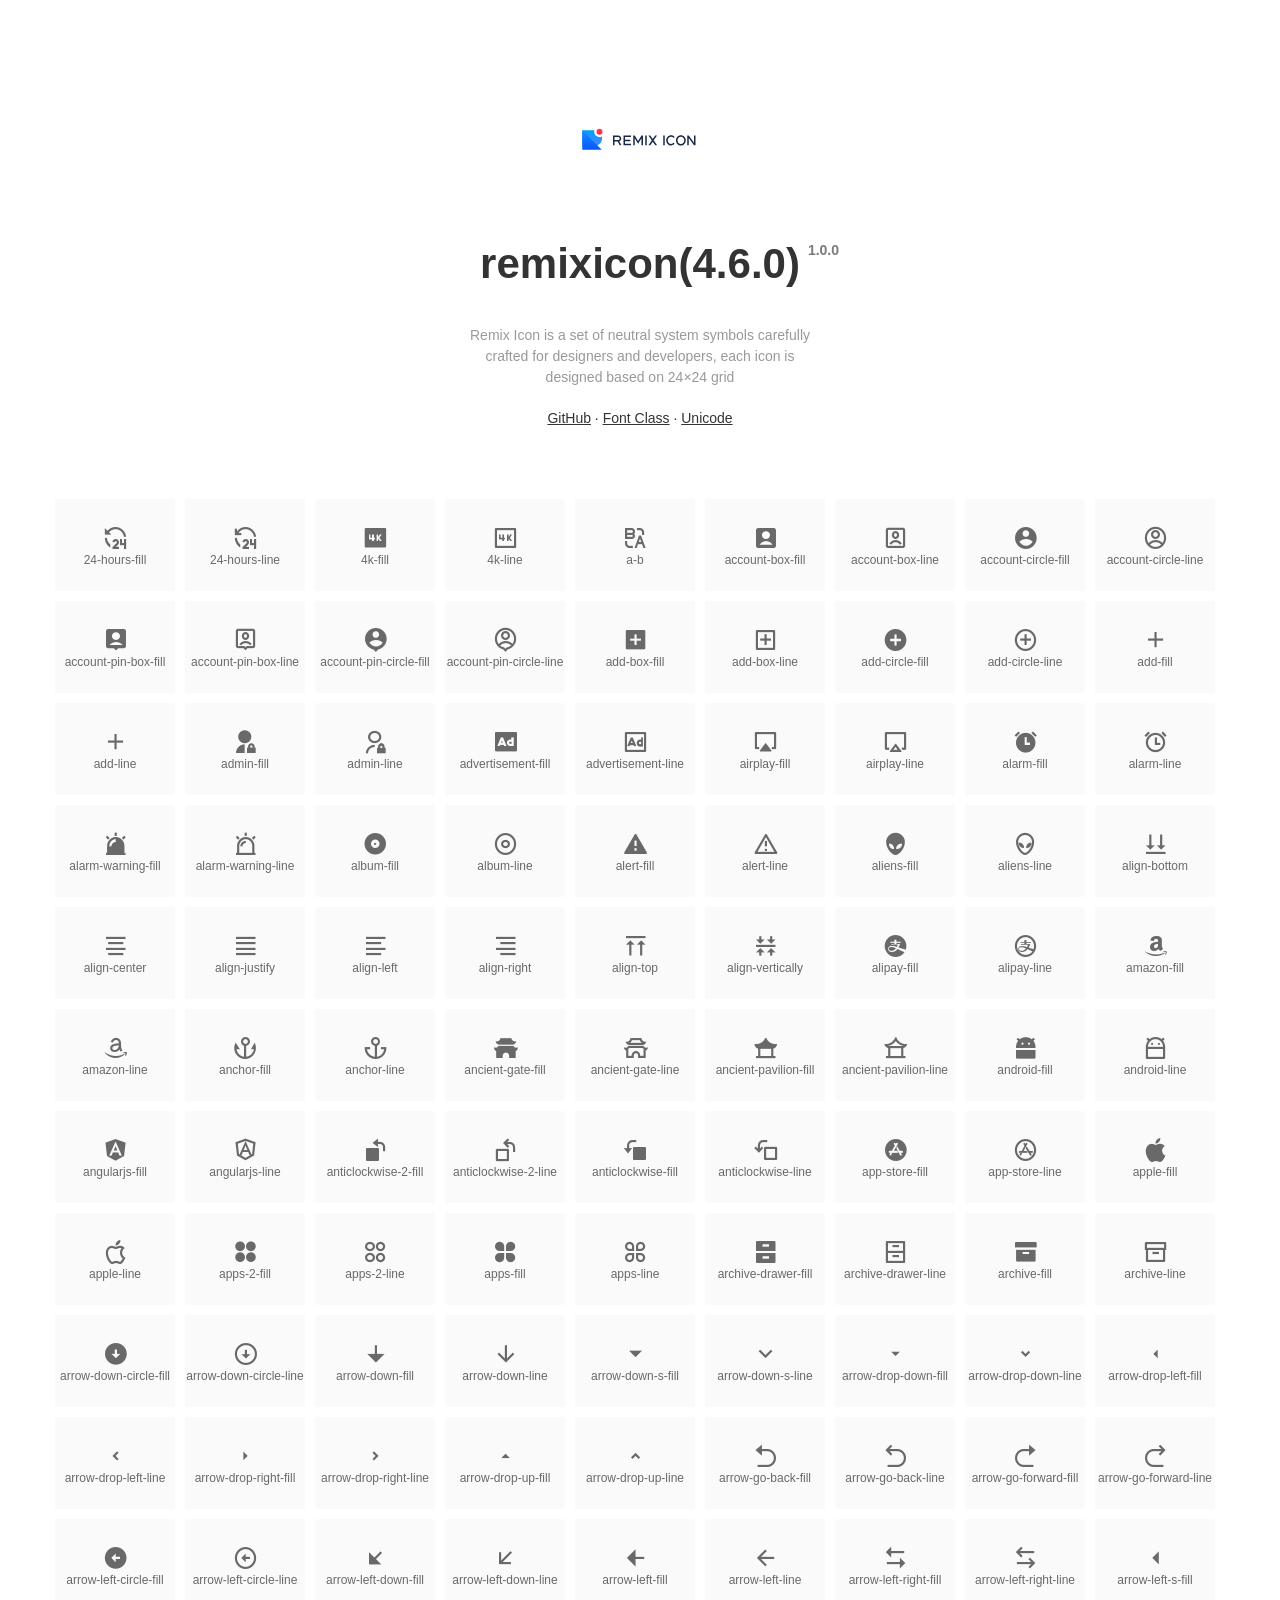
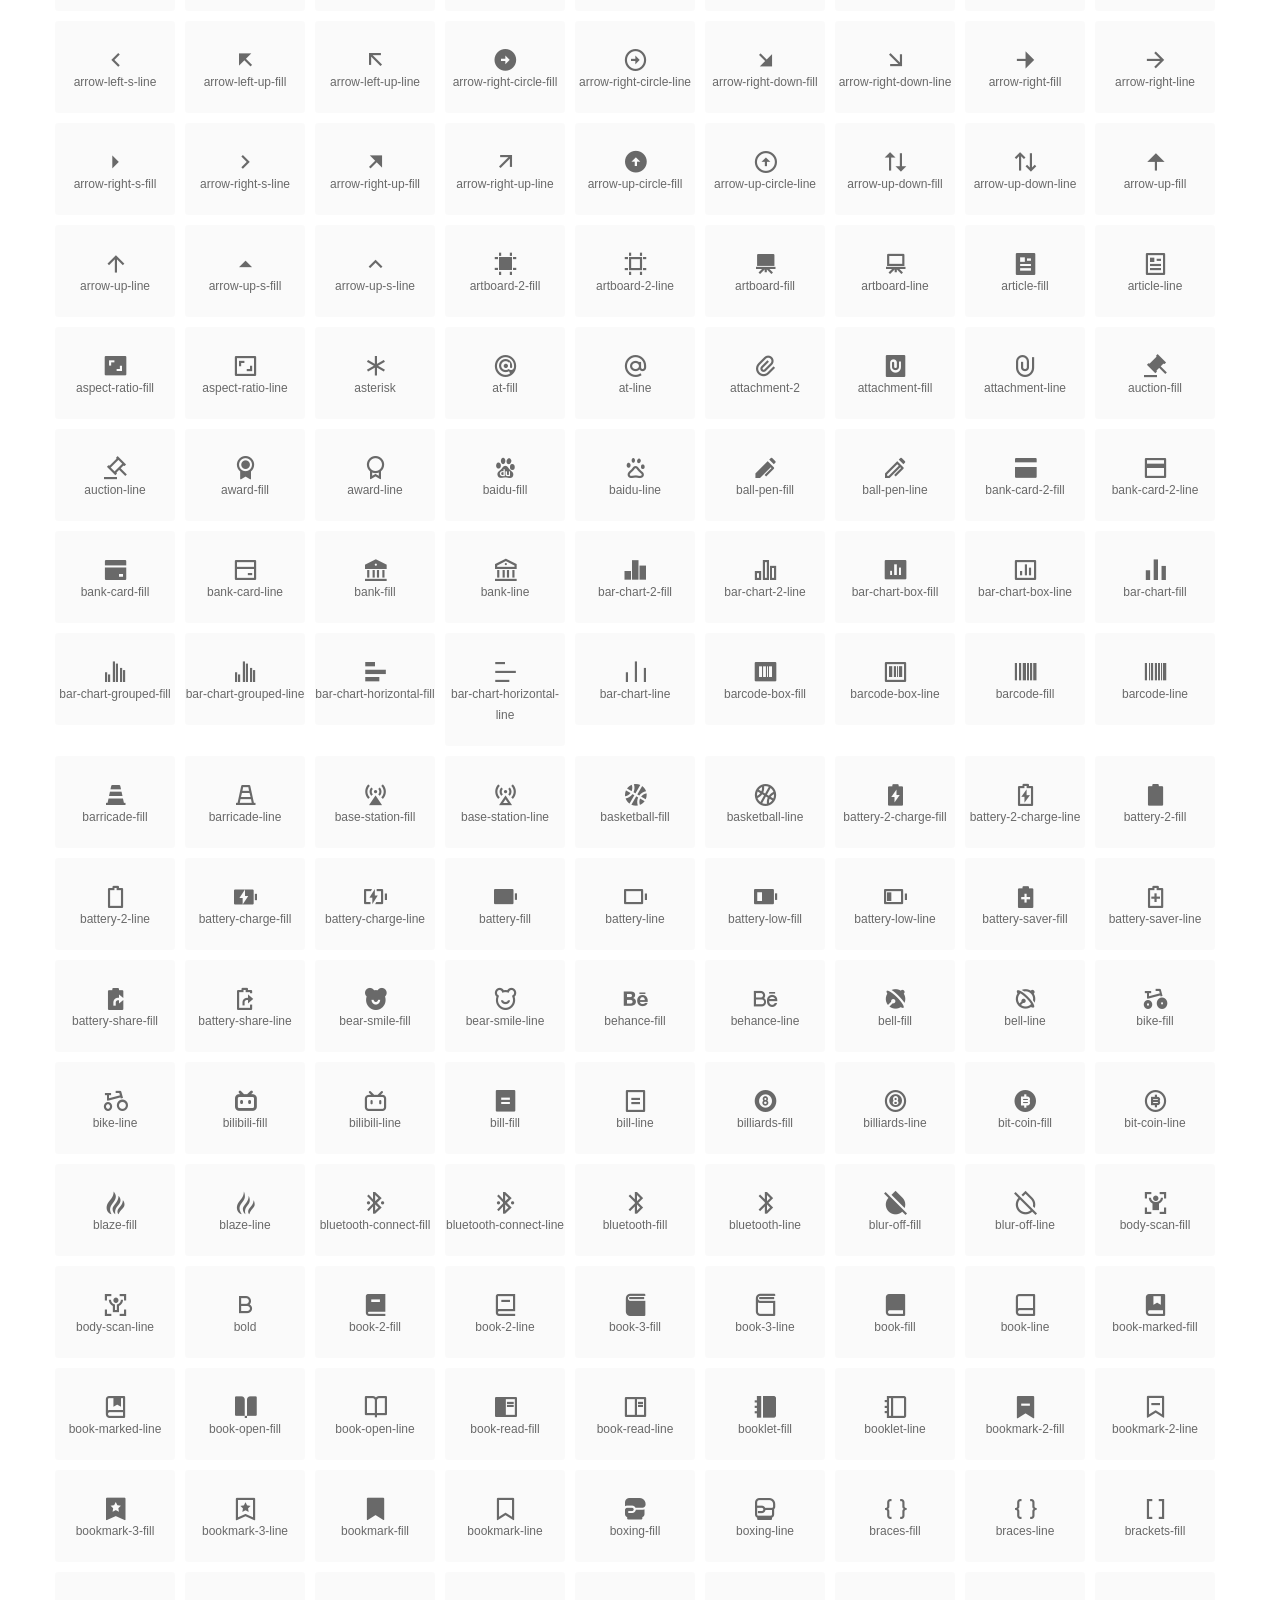
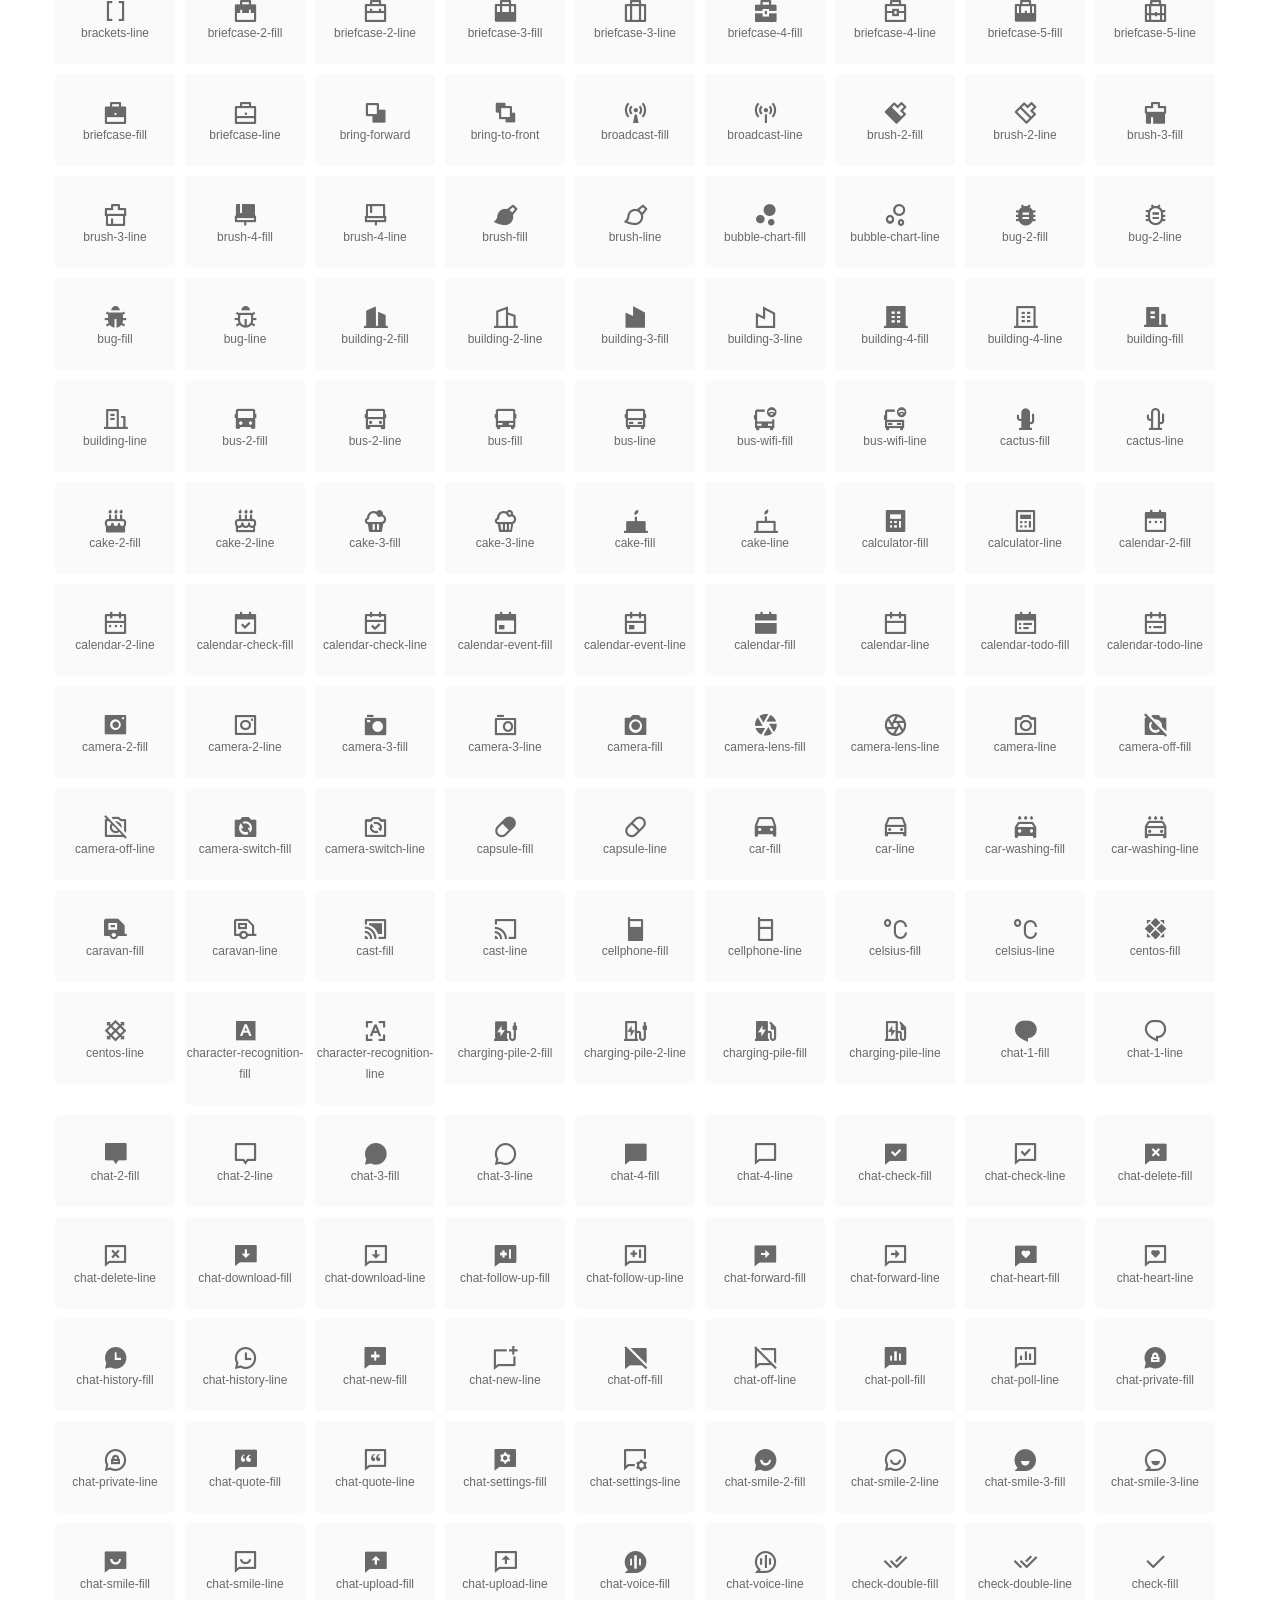
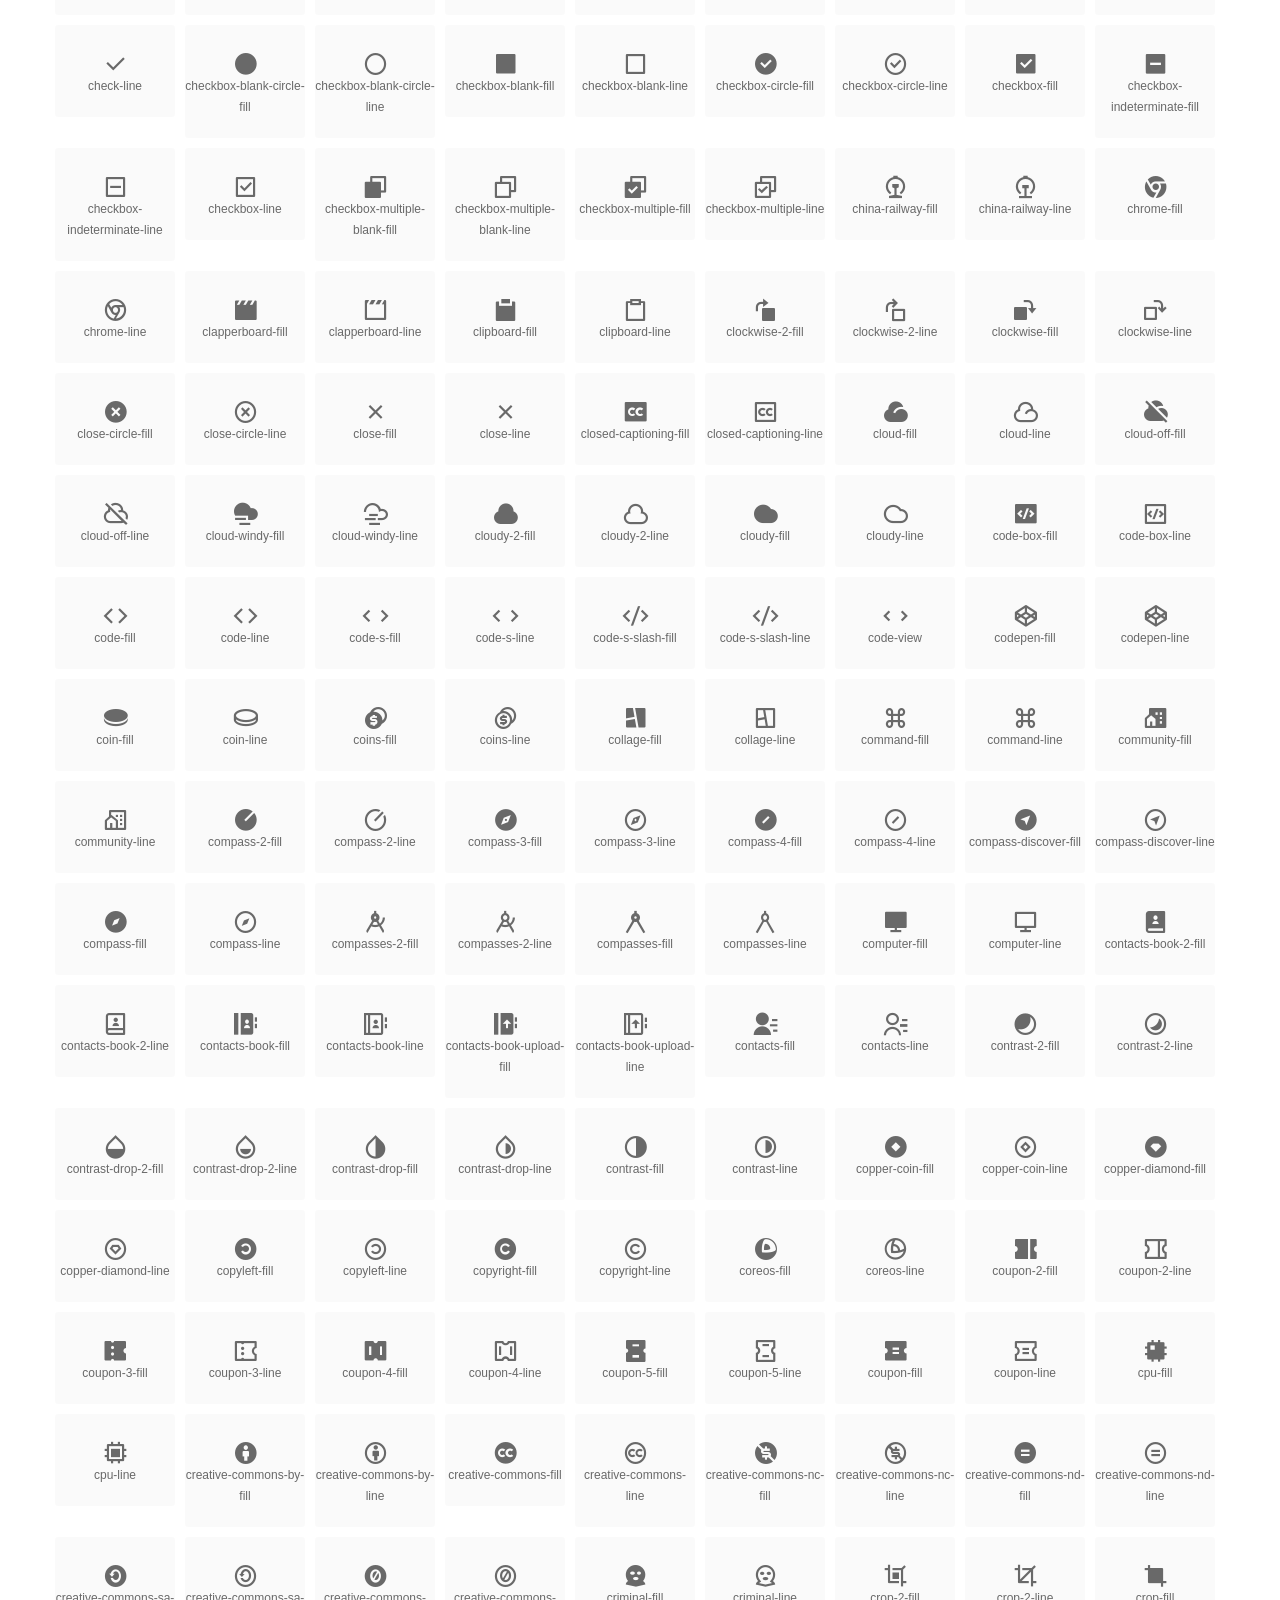
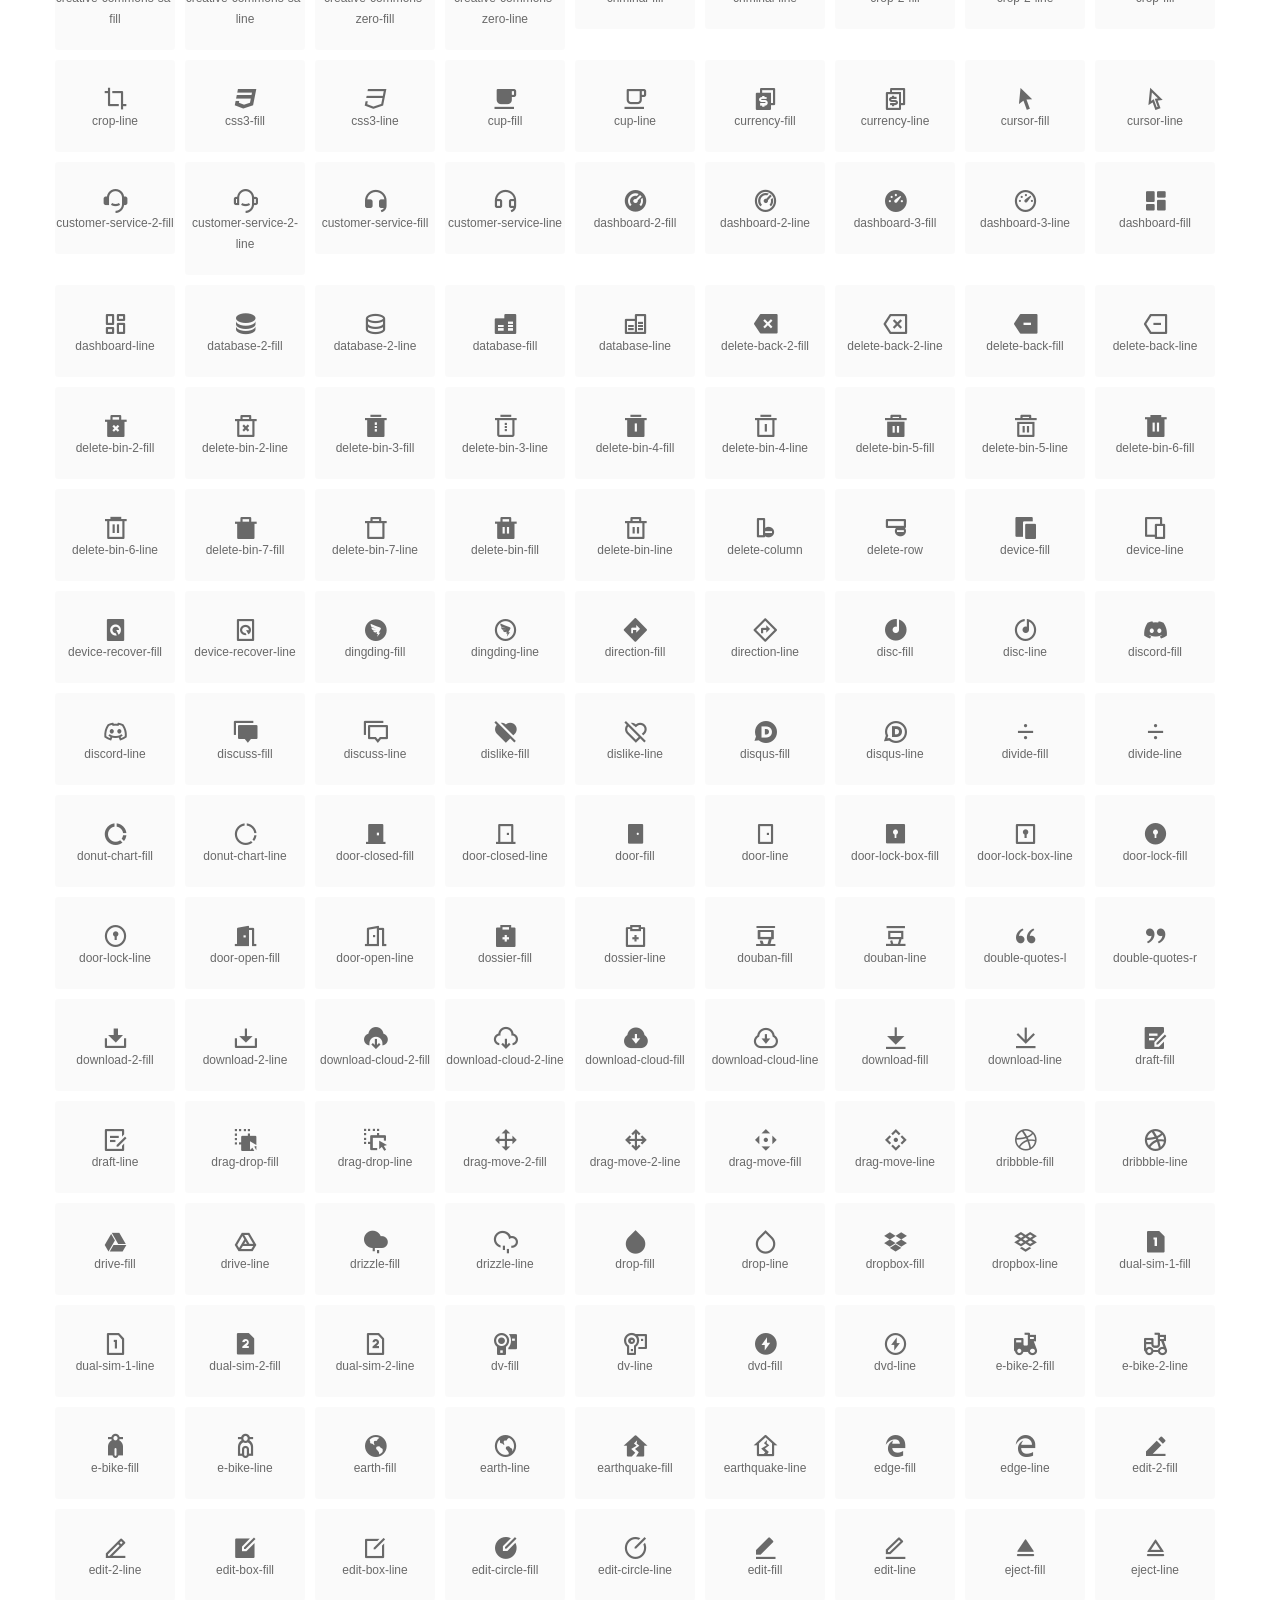
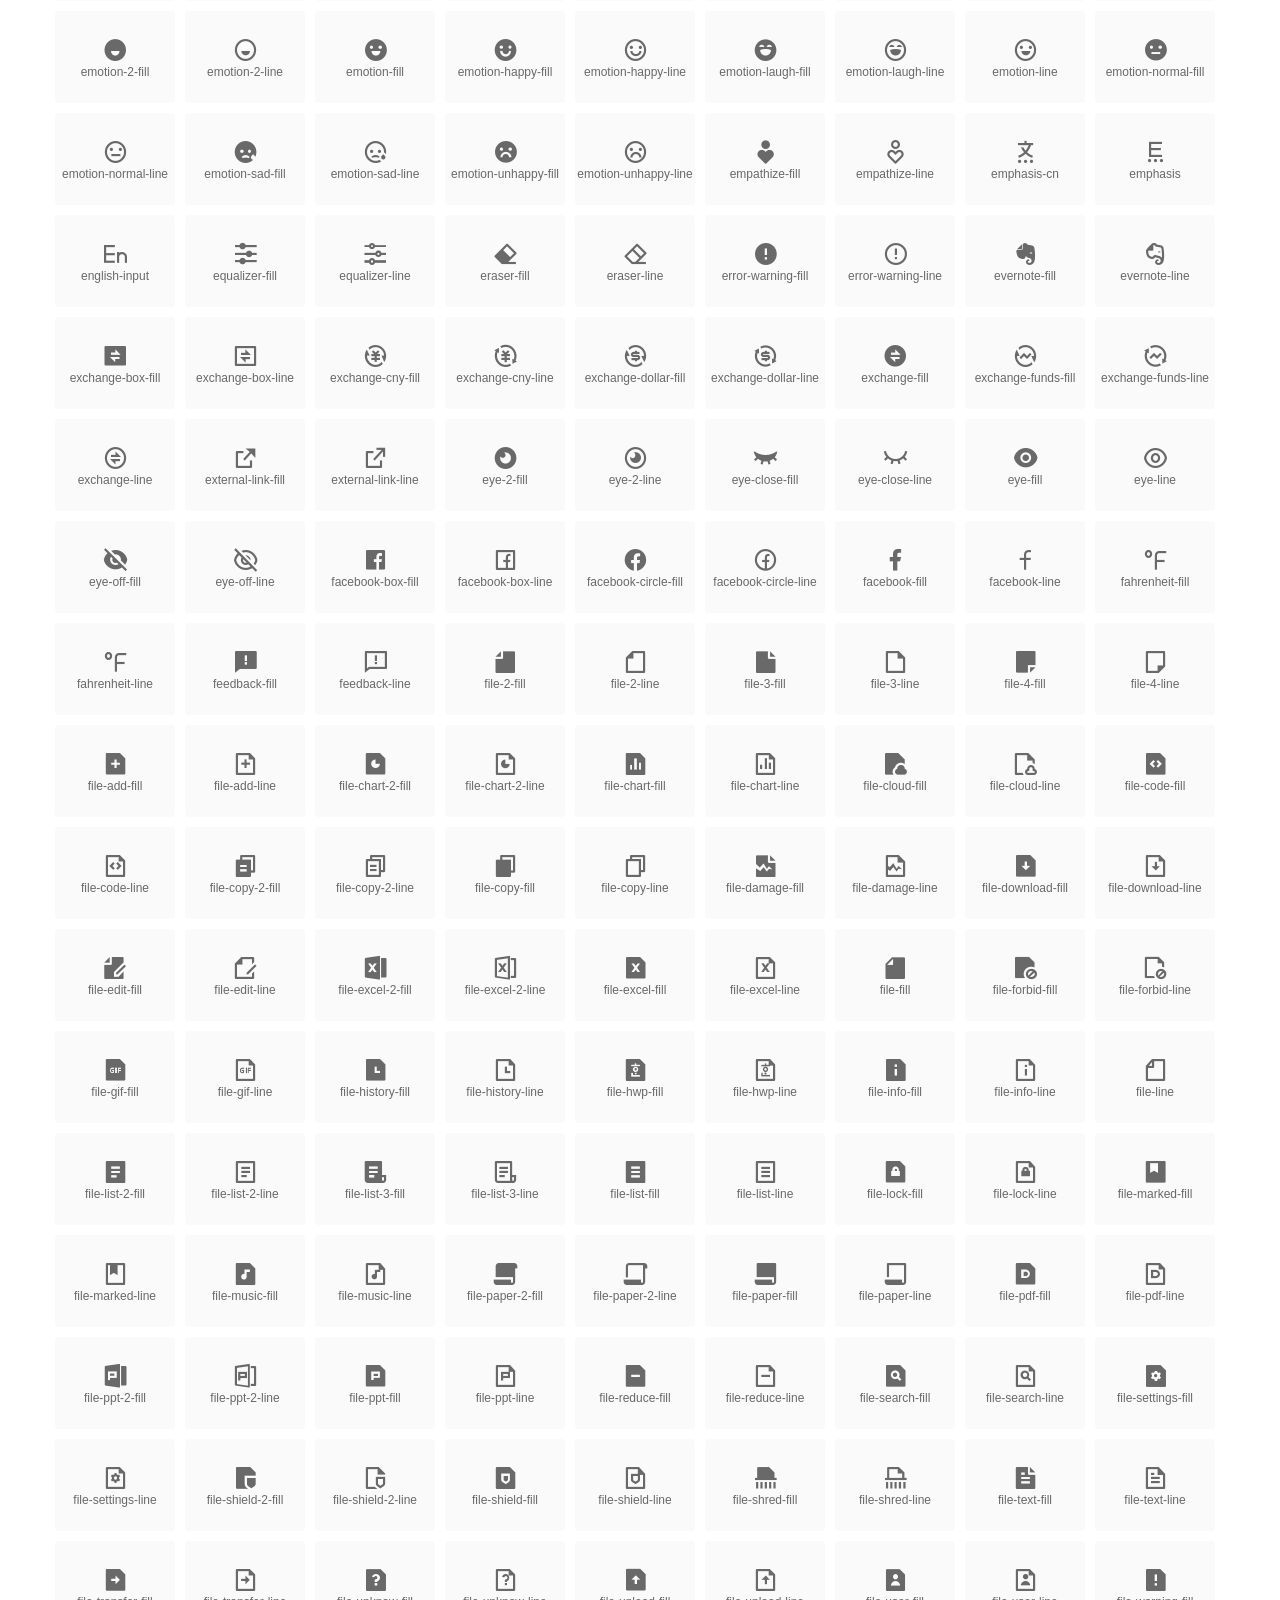
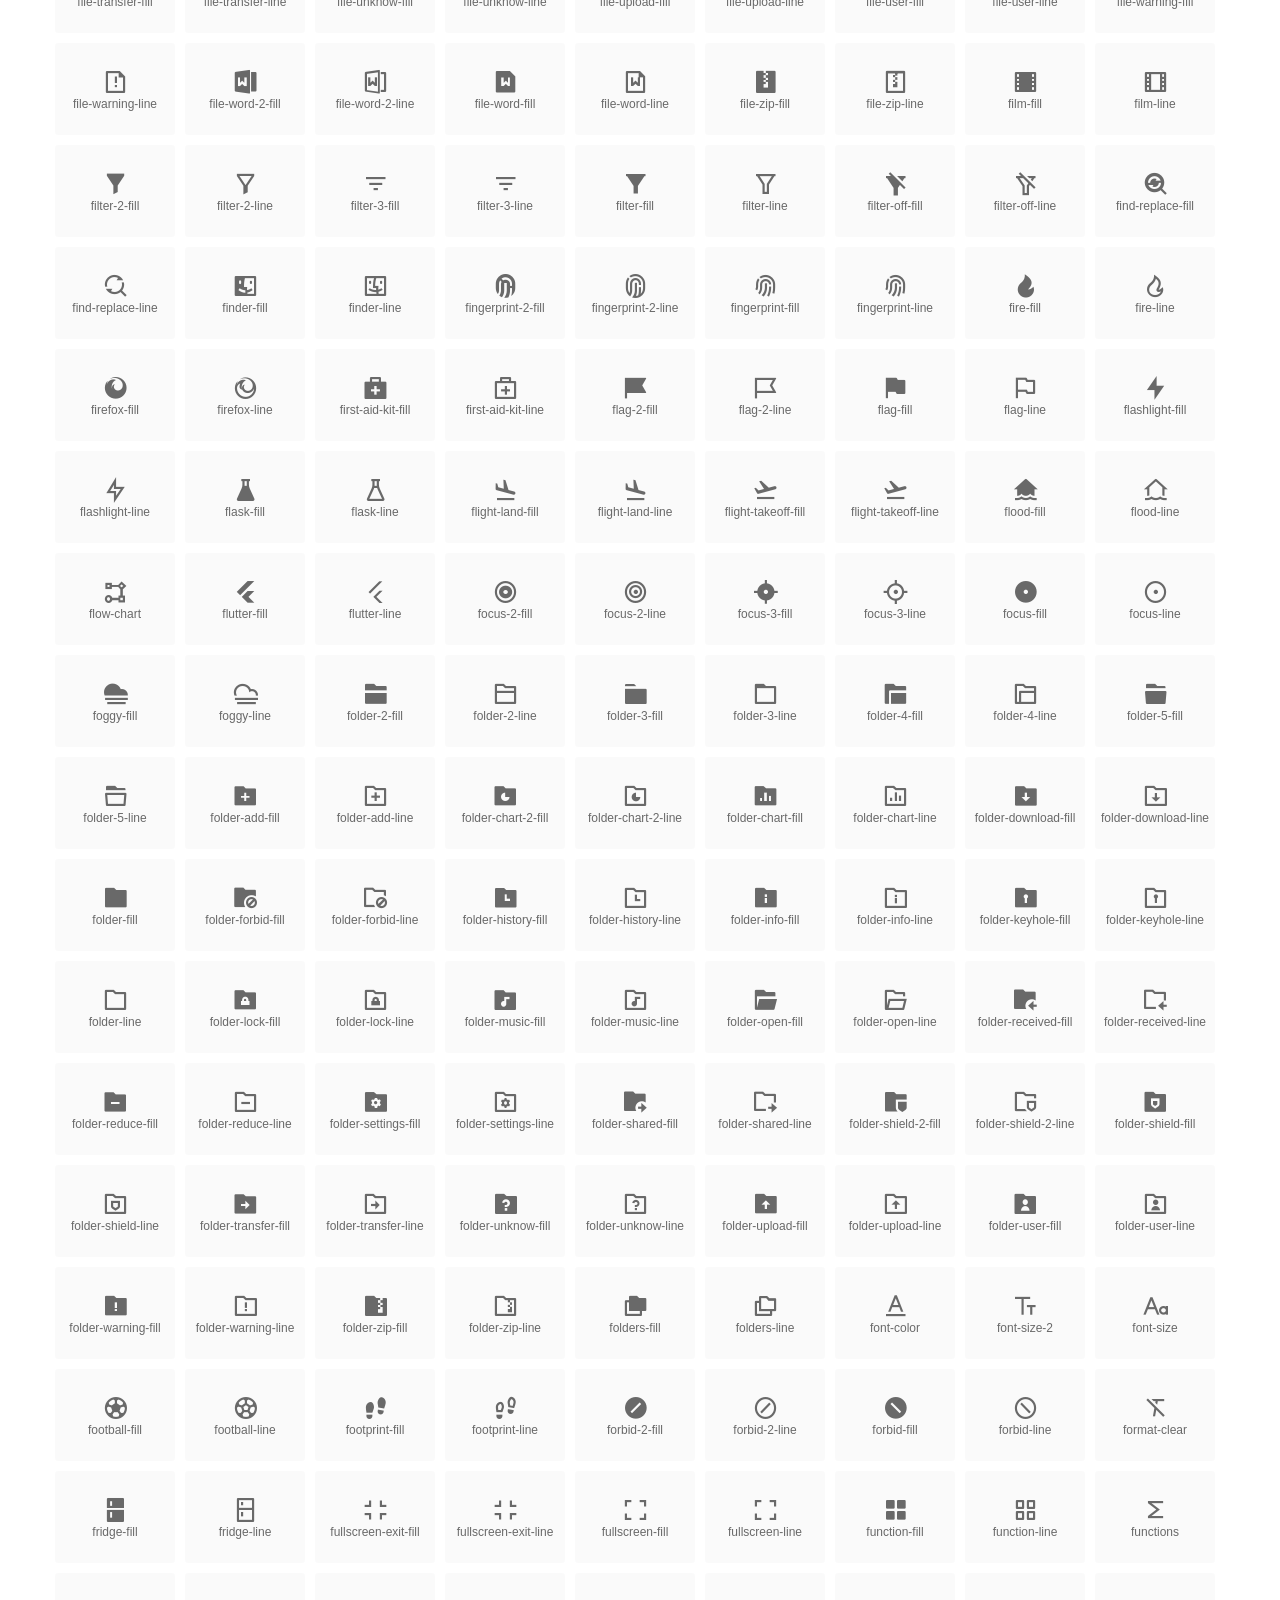
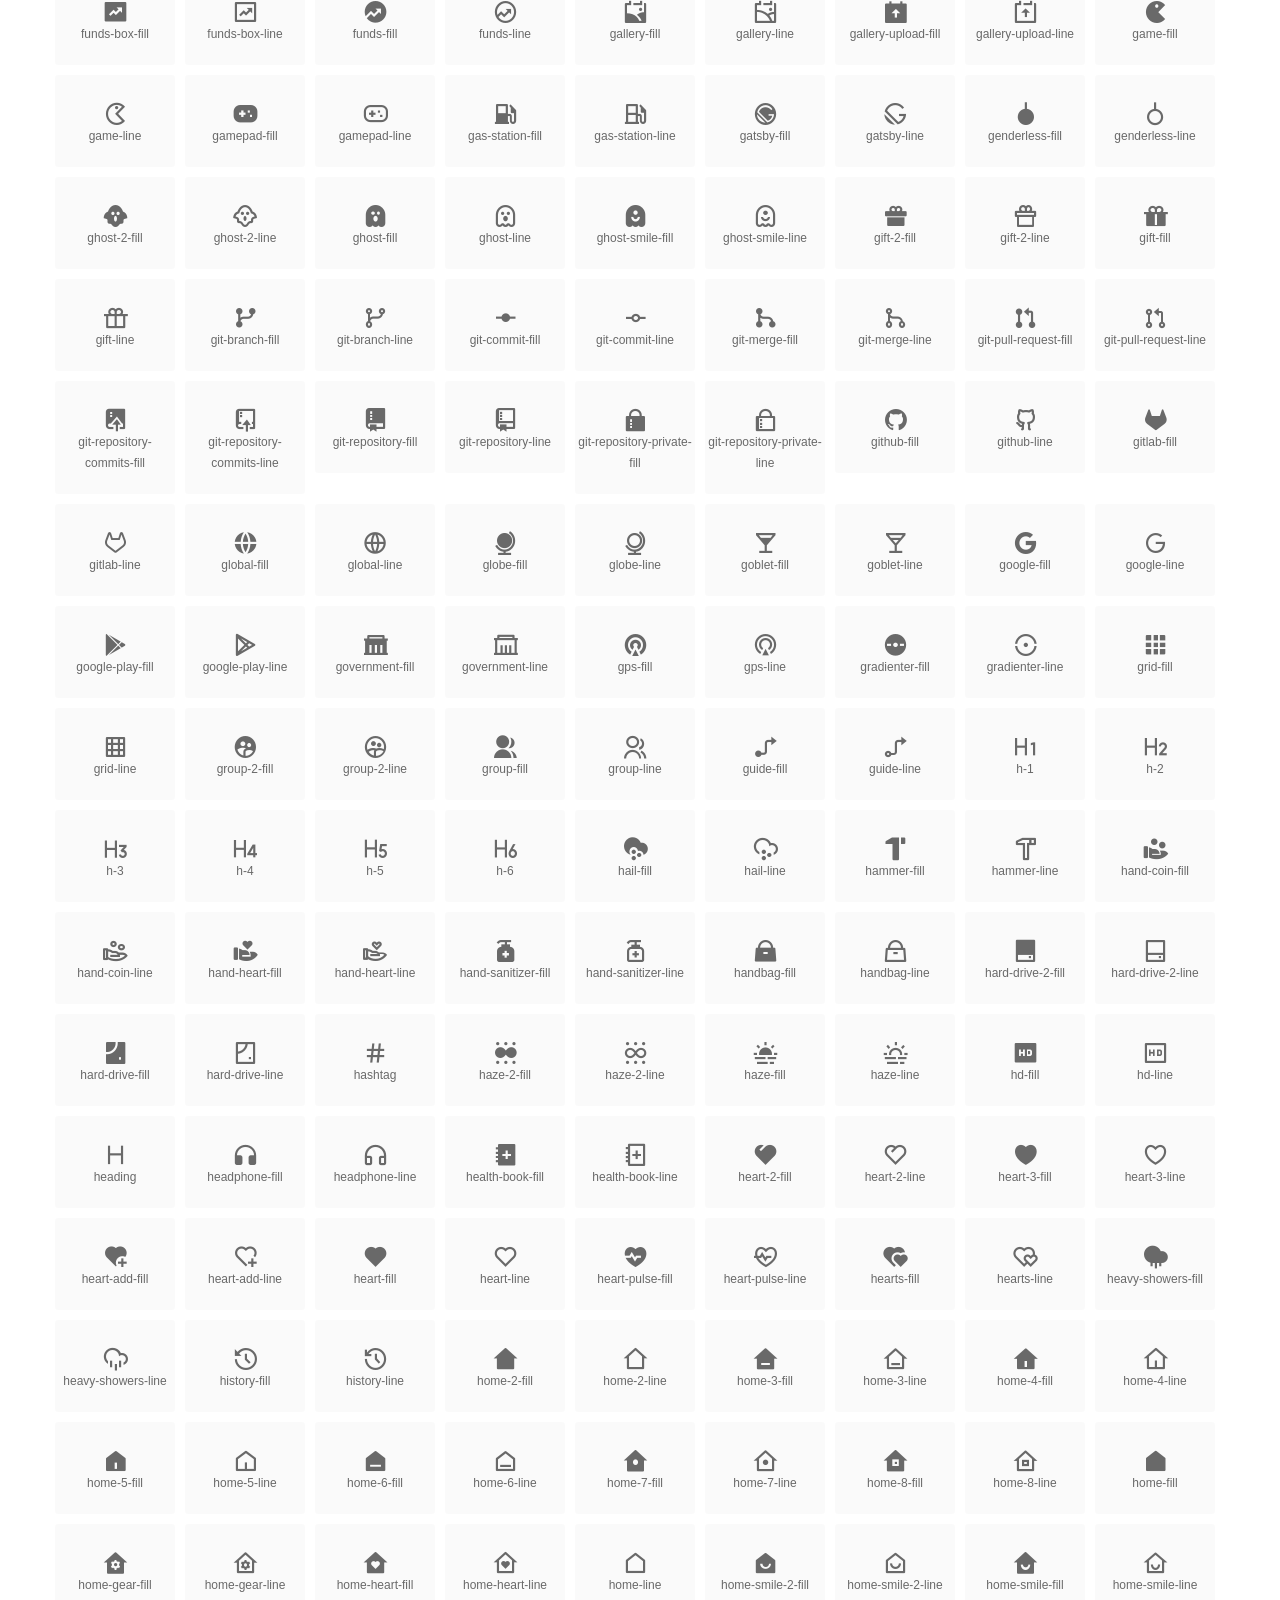
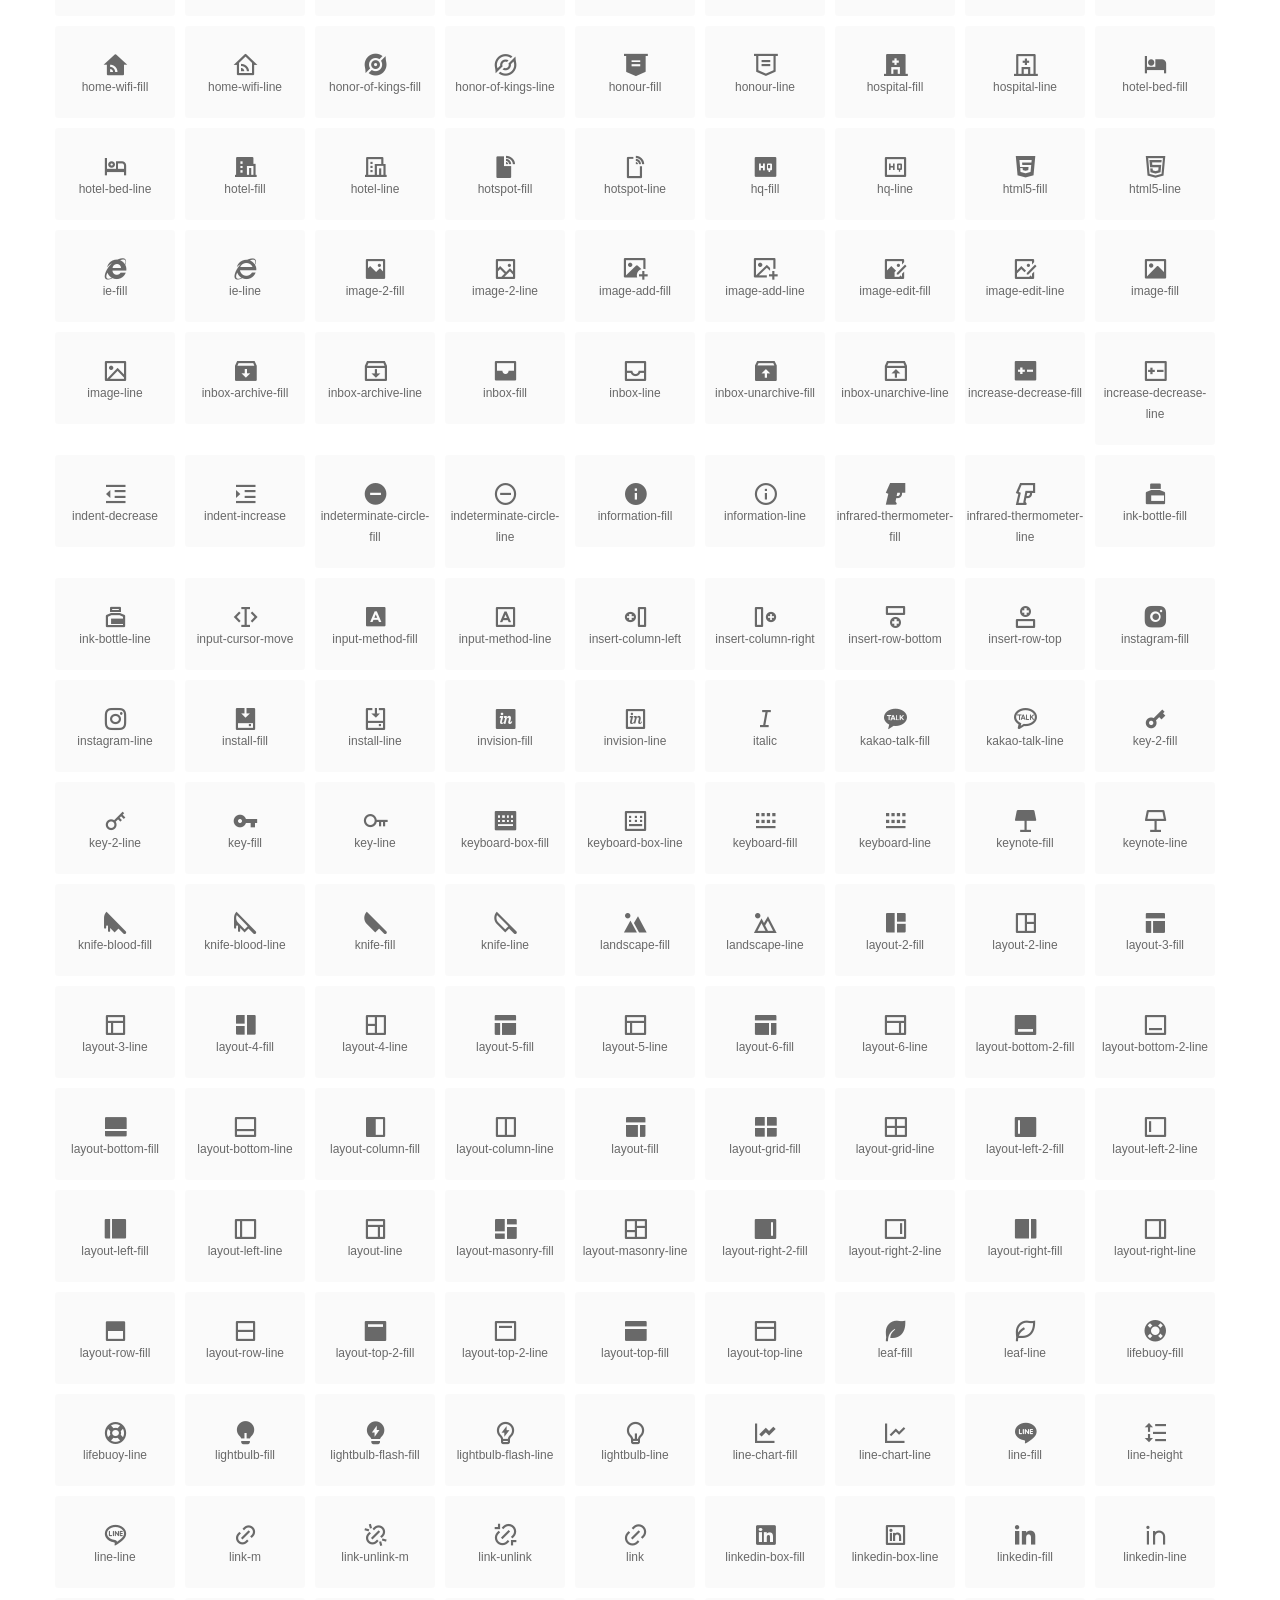
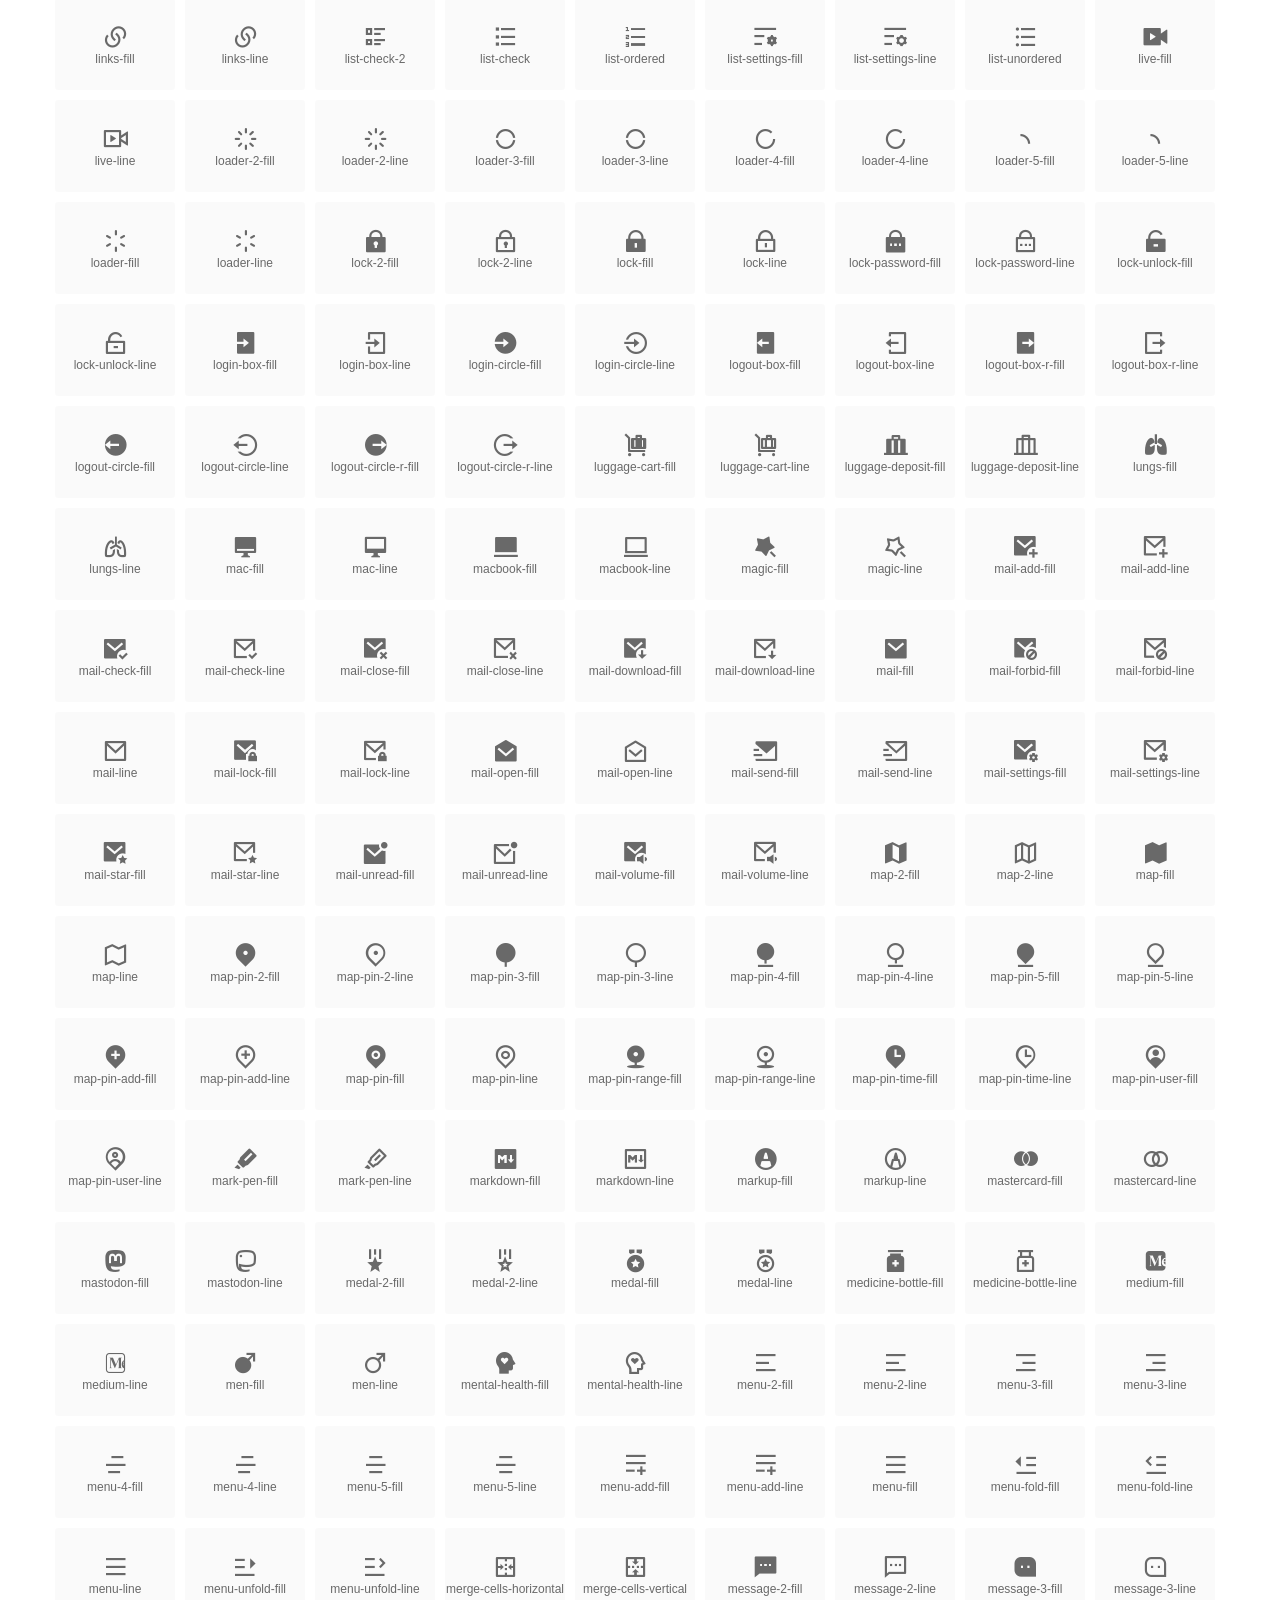
<file: app/static/css/remix/index.html>
<!DOCTYPE html>
<html lang="en">
<head>
  <meta charset="UTF-8">
  <title>remixicon(4.6.0)</title>
  <meta name="viewport" content="width=device-width,minimum-scale=1.0,maximum-scale=1.0,user-scalable=no">
   
  <meta name="description" content="Remix Icon is a set of neutral system symbols carefully crafted for designers and developers, each icon is designed based on 24×24 grid">
   
  <meta name="keywords" content="remixicon,TTF,EOT,WOFF,WOFF2,SVG">
  
  
  
  <link rel="stylesheet" href="remixicon.css" />
  
  <style>
    *{margin: 0;padding: 0;list-style: none;}
    body { color: #696969; font: 12px/1.5 tahoma, arial, \5b8b\4f53, sans-serif; }
    a { color: #333; text-decoration: underline; }
    a:hover { color: rgb(9, 73, 209); }
    .header { color: #333; text-align: center; padding: 80px 0 60px 0; min-height: 153px; font-size: 14px; }
    .header .logo svg { height: 120px; width: 120px; }
    .header h1 { font-size: 42px; padding: 26px 0 10px 0; }
    .header sup {font-size: 14px; margin: 8px 0 0 8px; position: absolute; color: #7b7b7b; }
    .info {
      color: #999;
      font-weight: normal;
      max-width: 346px;
      margin: 0 auto;
      padding: 20px 0;
      font-size: 14px;
    }

    .icons { max-width: 1190px; margin: 0 auto; }
    .icons ul { text-align: center; }
    .icons ul li {
      vertical-align: top;
      width: 120px;
      display: inline-block;
      text-align: center;
      background-color: rgba(0,0,0,.02);
      border-radius: 3px;
      padding: 29px 0 10px 0;
      margin-right: 10px;
      margin-top: 10px;
      transition: all 0.6s ease;
    }
    .icons ul li:hover { background-color: rgba(0,0,0,.06); }
    .icons ul li:hover span { color: #3c75e4; opacity: 1; }
    .icons ul li .unicode { color: #8c8c8c; opacity: 0.3; }
    .icons ul li h4 {
      font-weight: normal;
      padding: 10px 0 5px 0;
      display: block;
      color: #8c8c8c;
      font-size: 14px;
      line-height: 12px;
      opacity: 0.8;
    }
    .icons ul li:hover h4 { opacity: 1; }
    .icons ul li svg { width: 24px; height: 24px; }
    .icons ul li:hover { color: #3c75e4; }
    .footer { text-align: center; padding: 10px 0 90px 0; }
    .footer a { text-align: center; padding: 10px 0 90px 0; color: #696969;}
    .footer a:hover { color: #0949d1; }
    .links { text-align: center; padding: 50px 0 0 0; font-size: 14px; }
    
    .icons ul li.class-icon { font-size: 21px; line-height: 21px; padding-bottom: 20px; }
    .icons ul li.class-icon p{ font-size: 12px; }
    .icons ul li.class-icon [class^="ri-"]{ font-size: 26px; }
    
    
    
  </style>
  
</head>

<body>
  
  <div class="header">
    
    <div class="logo">
      <a href="./"><svg width="160" height="32" viewBox="0 0 160 32" fill="none" xmlns="http://www.w3.org/2000/svg">
<path d="M121.5 9.80005C123.33 9.80005 124.984 10.5797 126.165 11.8344L124.75 13.2496C123.929 12.3549 122.773 11.8 121.5 11.8C119.029 11.8 117 13.891 117 16.5C117 19.1091 119.029 21.2 121.5 21.2C122.773 21.2 123.929 20.6452 124.75 19.7505L126.165 21.1657C124.984 22.4204 123.33 23.2 121.5 23.2C117.91 23.2 115 20.2004 115 16.5C115 12.7997 117.91 9.80005 121.5 9.80005Z" fill="#1A2947"/>
<path d="M113 10V23H111V10H113Z" fill="#1A2947"/>
<path d="M154 23V9.99988H152L152 19.6019L144.997 9.99988L143 10.0039V23H145L145 13.3969L152 23H154Z" fill="#1A2947"/>
<path d="M68 10V12H60V15.5H67V17.5H60V21H68V23H58V10H68Z" fill="#1A2947"/>
<path d="M82 10L77.4999 17.201L73 10H71V23H73V13.775L77.4999 20.975L82 13.773V23H84V10H82Z" fill="#1A2947"/>
<path d="M89 10V23H87V10H89Z" fill="#1A2947"/>
<path d="M96.9999 14.7565L93.6689 9.99951H91.2279L95.7789 16.4995L91.2289 22.9995H93.6689L96.9999 18.2435L100.33 22.9995H102.772L98.2209 16.4995L102.773 9.99951H100.33L96.9999 14.7565Z" fill="#1A2947"/>
<path fill-rule="evenodd" clip-rule="evenodd" d="M141 16.5C141 12.7997 138.09 9.80005 134.5 9.80005C130.91 9.80005 128 12.7997 128 16.5C128 20.2004 130.91 23.2 134.5 23.2C138.09 23.2 141 20.2004 141 16.5ZM130 16.5C130 13.891 132.029 11.8 134.5 11.8C136.971 11.8 139 13.891 139 16.5C139 19.1091 136.971 21.2 134.5 21.2C132.029 21.2 130 19.1091 130 16.5Z" fill="#1A2947"/>
<path fill-rule="evenodd" clip-rule="evenodd" d="M51 10C53.2091 10 55 11.7909 55 14C55 15.7175 53.9176 17.1821 52.3977 17.749L55.1901 22.999H52.9251L50.267 18H46V23H44V10H51ZM46 11.999V15.999L51 16C52.1046 16 53 15.1046 53 14C53 12.8955 52.1 12 51 12L46 11.999Z" fill="#1A2947"/>
<path fill-rule="evenodd" clip-rule="evenodd" d="M19.2887 3.00389C19.1928 3.0013 19.0965 3 19 3H3V24H19C24.799 24 29.5 19.299 29.5 13.5C29.5 12.7108 29.4129 11.942 29.2479 11.2025C28.2772 11.7119 27.1722 12 26 12C22.134 12 19 8.86599 19 5C19 4.30645 19.1009 3.63646 19.2887 3.00389Z" fill="url(#paint0_linear_960_1054)"/>
<g filter="url(#filter0_b_960_1054)">
<path fill-rule="evenodd" clip-rule="evenodd" d="M3 3L29 29H3V3Z" fill="url(#paint1_linear_960_1054)"/>
</g>
<circle cx="26" cy="5" r="4" fill="url(#paint2_linear_960_1054)"/>
<defs>
<filter id="filter0_b_960_1054" x="-2.43656" y="-2.43656" width="36.8731" height="36.8731" filterUnits="userSpaceOnUse" color-interpolation-filters="sRGB">
<feFlood flood-opacity="0" result="BackgroundImageFix"/>
<feGaussianBlur in="BackgroundImage" stdDeviation="2.71828"/>
<feComposite in2="SourceAlpha" operator="in" result="effect1_backgroundBlur_960_1054"/>
<feBlend mode="normal" in="SourceGraphic" in2="effect1_backgroundBlur_960_1054" result="shape"/>
</filter>
<linearGradient id="paint0_linear_960_1054" x1="3" y1="3" x2="3" y2="24" gradientUnits="userSpaceOnUse">
<stop stop-color="#05A0FA"/>
<stop offset="1" stop-color="#4785FF"/>
</linearGradient>
<linearGradient id="paint1_linear_960_1054" x1="3" y1="3" x2="3" y2="29" gradientUnits="userSpaceOnUse">
<stop stop-color="#1A8CFF"/>
<stop offset="1" stop-color="#0557FA"/>
</linearGradient>
<linearGradient id="paint2_linear_960_1054" x1="22" y1="1" x2="22" y2="9" gradientUnits="userSpaceOnUse">
<stop stop-color="#FF463A"/>
<stop offset="1" stop-color="#FF1F5A"/>
</linearGradient>
</defs>
</svg>
</a>
    </div>
    
    <h1>remixicon(4.6.0)<sup>1.0.0</sup></h1>
    <div class="info">
      Remix Icon is a set of neutral system symbols carefully crafted for designers and developers, each icon is designed based on 24×24 grid
    </div>
    <p>
      
      <a href="https://github.com/Remix-Design/remixicon.git">GitHub</a> · 
      
      <a href="index.html">Font Class</a> · 
      
      <a href="unicode.html">Unicode</a>
      
    </p>
  </div>
  <div class="icons">
    <ul>
      <li class="class-icon"><i class="ri-24-hours-fill"></i><p class="name">24-hours-fill</p></li><li class="class-icon"><i class="ri-24-hours-line"></i><p class="name">24-hours-line</p></li><li class="class-icon"><i class="ri-4k-fill"></i><p class="name">4k-fill</p></li><li class="class-icon"><i class="ri-4k-line"></i><p class="name">4k-line</p></li><li class="class-icon"><i class="ri-a-b"></i><p class="name">a-b</p></li><li class="class-icon"><i class="ri-account-box-fill"></i><p class="name">account-box-fill</p></li><li class="class-icon"><i class="ri-account-box-line"></i><p class="name">account-box-line</p></li><li class="class-icon"><i class="ri-account-circle-fill"></i><p class="name">account-circle-fill</p></li><li class="class-icon"><i class="ri-account-circle-line"></i><p class="name">account-circle-line</p></li><li class="class-icon"><i class="ri-account-pin-box-fill"></i><p class="name">account-pin-box-fill</p></li><li class="class-icon"><i class="ri-account-pin-box-line"></i><p class="name">account-pin-box-line</p></li><li class="class-icon"><i class="ri-account-pin-circle-fill"></i><p class="name">account-pin-circle-fill</p></li><li class="class-icon"><i class="ri-account-pin-circle-line"></i><p class="name">account-pin-circle-line</p></li><li class="class-icon"><i class="ri-add-box-fill"></i><p class="name">add-box-fill</p></li><li class="class-icon"><i class="ri-add-box-line"></i><p class="name">add-box-line</p></li><li class="class-icon"><i class="ri-add-circle-fill"></i><p class="name">add-circle-fill</p></li><li class="class-icon"><i class="ri-add-circle-line"></i><p class="name">add-circle-line</p></li><li class="class-icon"><i class="ri-add-fill"></i><p class="name">add-fill</p></li><li class="class-icon"><i class="ri-add-line"></i><p class="name">add-line</p></li><li class="class-icon"><i class="ri-admin-fill"></i><p class="name">admin-fill</p></li><li class="class-icon"><i class="ri-admin-line"></i><p class="name">admin-line</p></li><li class="class-icon"><i class="ri-advertisement-fill"></i><p class="name">advertisement-fill</p></li><li class="class-icon"><i class="ri-advertisement-line"></i><p class="name">advertisement-line</p></li><li class="class-icon"><i class="ri-airplay-fill"></i><p class="name">airplay-fill</p></li><li class="class-icon"><i class="ri-airplay-line"></i><p class="name">airplay-line</p></li><li class="class-icon"><i class="ri-alarm-fill"></i><p class="name">alarm-fill</p></li><li class="class-icon"><i class="ri-alarm-line"></i><p class="name">alarm-line</p></li><li class="class-icon"><i class="ri-alarm-warning-fill"></i><p class="name">alarm-warning-fill</p></li><li class="class-icon"><i class="ri-alarm-warning-line"></i><p class="name">alarm-warning-line</p></li><li class="class-icon"><i class="ri-album-fill"></i><p class="name">album-fill</p></li><li class="class-icon"><i class="ri-album-line"></i><p class="name">album-line</p></li><li class="class-icon"><i class="ri-alert-fill"></i><p class="name">alert-fill</p></li><li class="class-icon"><i class="ri-alert-line"></i><p class="name">alert-line</p></li><li class="class-icon"><i class="ri-aliens-fill"></i><p class="name">aliens-fill</p></li><li class="class-icon"><i class="ri-aliens-line"></i><p class="name">aliens-line</p></li><li class="class-icon"><i class="ri-align-bottom"></i><p class="name">align-bottom</p></li><li class="class-icon"><i class="ri-align-center"></i><p class="name">align-center</p></li><li class="class-icon"><i class="ri-align-justify"></i><p class="name">align-justify</p></li><li class="class-icon"><i class="ri-align-left"></i><p class="name">align-left</p></li><li class="class-icon"><i class="ri-align-right"></i><p class="name">align-right</p></li><li class="class-icon"><i class="ri-align-top"></i><p class="name">align-top</p></li><li class="class-icon"><i class="ri-align-vertically"></i><p class="name">align-vertically</p></li><li class="class-icon"><i class="ri-alipay-fill"></i><p class="name">alipay-fill</p></li><li class="class-icon"><i class="ri-alipay-line"></i><p class="name">alipay-line</p></li><li class="class-icon"><i class="ri-amazon-fill"></i><p class="name">amazon-fill</p></li><li class="class-icon"><i class="ri-amazon-line"></i><p class="name">amazon-line</p></li><li class="class-icon"><i class="ri-anchor-fill"></i><p class="name">anchor-fill</p></li><li class="class-icon"><i class="ri-anchor-line"></i><p class="name">anchor-line</p></li><li class="class-icon"><i class="ri-ancient-gate-fill"></i><p class="name">ancient-gate-fill</p></li><li class="class-icon"><i class="ri-ancient-gate-line"></i><p class="name">ancient-gate-line</p></li><li class="class-icon"><i class="ri-ancient-pavilion-fill"></i><p class="name">ancient-pavilion-fill</p></li><li class="class-icon"><i class="ri-ancient-pavilion-line"></i><p class="name">ancient-pavilion-line</p></li><li class="class-icon"><i class="ri-android-fill"></i><p class="name">android-fill</p></li><li class="class-icon"><i class="ri-android-line"></i><p class="name">android-line</p></li><li class="class-icon"><i class="ri-angularjs-fill"></i><p class="name">angularjs-fill</p></li><li class="class-icon"><i class="ri-angularjs-line"></i><p class="name">angularjs-line</p></li><li class="class-icon"><i class="ri-anticlockwise-2-fill"></i><p class="name">anticlockwise-2-fill</p></li><li class="class-icon"><i class="ri-anticlockwise-2-line"></i><p class="name">anticlockwise-2-line</p></li><li class="class-icon"><i class="ri-anticlockwise-fill"></i><p class="name">anticlockwise-fill</p></li><li class="class-icon"><i class="ri-anticlockwise-line"></i><p class="name">anticlockwise-line</p></li><li class="class-icon"><i class="ri-app-store-fill"></i><p class="name">app-store-fill</p></li><li class="class-icon"><i class="ri-app-store-line"></i><p class="name">app-store-line</p></li><li class="class-icon"><i class="ri-apple-fill"></i><p class="name">apple-fill</p></li><li class="class-icon"><i class="ri-apple-line"></i><p class="name">apple-line</p></li><li class="class-icon"><i class="ri-apps-2-fill"></i><p class="name">apps-2-fill</p></li><li class="class-icon"><i class="ri-apps-2-line"></i><p class="name">apps-2-line</p></li><li class="class-icon"><i class="ri-apps-fill"></i><p class="name">apps-fill</p></li><li class="class-icon"><i class="ri-apps-line"></i><p class="name">apps-line</p></li><li class="class-icon"><i class="ri-archive-drawer-fill"></i><p class="name">archive-drawer-fill</p></li><li class="class-icon"><i class="ri-archive-drawer-line"></i><p class="name">archive-drawer-line</p></li><li class="class-icon"><i class="ri-archive-fill"></i><p class="name">archive-fill</p></li><li class="class-icon"><i class="ri-archive-line"></i><p class="name">archive-line</p></li><li class="class-icon"><i class="ri-arrow-down-circle-fill"></i><p class="name">arrow-down-circle-fill</p></li><li class="class-icon"><i class="ri-arrow-down-circle-line"></i><p class="name">arrow-down-circle-line</p></li><li class="class-icon"><i class="ri-arrow-down-fill"></i><p class="name">arrow-down-fill</p></li><li class="class-icon"><i class="ri-arrow-down-line"></i><p class="name">arrow-down-line</p></li><li class="class-icon"><i class="ri-arrow-down-s-fill"></i><p class="name">arrow-down-s-fill</p></li><li class="class-icon"><i class="ri-arrow-down-s-line"></i><p class="name">arrow-down-s-line</p></li><li class="class-icon"><i class="ri-arrow-drop-down-fill"></i><p class="name">arrow-drop-down-fill</p></li><li class="class-icon"><i class="ri-arrow-drop-down-line"></i><p class="name">arrow-drop-down-line</p></li><li class="class-icon"><i class="ri-arrow-drop-left-fill"></i><p class="name">arrow-drop-left-fill</p></li><li class="class-icon"><i class="ri-arrow-drop-left-line"></i><p class="name">arrow-drop-left-line</p></li><li class="class-icon"><i class="ri-arrow-drop-right-fill"></i><p class="name">arrow-drop-right-fill</p></li><li class="class-icon"><i class="ri-arrow-drop-right-line"></i><p class="name">arrow-drop-right-line</p></li><li class="class-icon"><i class="ri-arrow-drop-up-fill"></i><p class="name">arrow-drop-up-fill</p></li><li class="class-icon"><i class="ri-arrow-drop-up-line"></i><p class="name">arrow-drop-up-line</p></li><li class="class-icon"><i class="ri-arrow-go-back-fill"></i><p class="name">arrow-go-back-fill</p></li><li class="class-icon"><i class="ri-arrow-go-back-line"></i><p class="name">arrow-go-back-line</p></li><li class="class-icon"><i class="ri-arrow-go-forward-fill"></i><p class="name">arrow-go-forward-fill</p></li><li class="class-icon"><i class="ri-arrow-go-forward-line"></i><p class="name">arrow-go-forward-line</p></li><li class="class-icon"><i class="ri-arrow-left-circle-fill"></i><p class="name">arrow-left-circle-fill</p></li><li class="class-icon"><i class="ri-arrow-left-circle-line"></i><p class="name">arrow-left-circle-line</p></li><li class="class-icon"><i class="ri-arrow-left-down-fill"></i><p class="name">arrow-left-down-fill</p></li><li class="class-icon"><i class="ri-arrow-left-down-line"></i><p class="name">arrow-left-down-line</p></li><li class="class-icon"><i class="ri-arrow-left-fill"></i><p class="name">arrow-left-fill</p></li><li class="class-icon"><i class="ri-arrow-left-line"></i><p class="name">arrow-left-line</p></li><li class="class-icon"><i class="ri-arrow-left-right-fill"></i><p class="name">arrow-left-right-fill</p></li><li class="class-icon"><i class="ri-arrow-left-right-line"></i><p class="name">arrow-left-right-line</p></li><li class="class-icon"><i class="ri-arrow-left-s-fill"></i><p class="name">arrow-left-s-fill</p></li><li class="class-icon"><i class="ri-arrow-left-s-line"></i><p class="name">arrow-left-s-line</p></li><li class="class-icon"><i class="ri-arrow-left-up-fill"></i><p class="name">arrow-left-up-fill</p></li><li class="class-icon"><i class="ri-arrow-left-up-line"></i><p class="name">arrow-left-up-line</p></li><li class="class-icon"><i class="ri-arrow-right-circle-fill"></i><p class="name">arrow-right-circle-fill</p></li><li class="class-icon"><i class="ri-arrow-right-circle-line"></i><p class="name">arrow-right-circle-line</p></li><li class="class-icon"><i class="ri-arrow-right-down-fill"></i><p class="name">arrow-right-down-fill</p></li><li class="class-icon"><i class="ri-arrow-right-down-line"></i><p class="name">arrow-right-down-line</p></li><li class="class-icon"><i class="ri-arrow-right-fill"></i><p class="name">arrow-right-fill</p></li><li class="class-icon"><i class="ri-arrow-right-line"></i><p class="name">arrow-right-line</p></li><li class="class-icon"><i class="ri-arrow-right-s-fill"></i><p class="name">arrow-right-s-fill</p></li><li class="class-icon"><i class="ri-arrow-right-s-line"></i><p class="name">arrow-right-s-line</p></li><li class="class-icon"><i class="ri-arrow-right-up-fill"></i><p class="name">arrow-right-up-fill</p></li><li class="class-icon"><i class="ri-arrow-right-up-line"></i><p class="name">arrow-right-up-line</p></li><li class="class-icon"><i class="ri-arrow-up-circle-fill"></i><p class="name">arrow-up-circle-fill</p></li><li class="class-icon"><i class="ri-arrow-up-circle-line"></i><p class="name">arrow-up-circle-line</p></li><li class="class-icon"><i class="ri-arrow-up-down-fill"></i><p class="name">arrow-up-down-fill</p></li><li class="class-icon"><i class="ri-arrow-up-down-line"></i><p class="name">arrow-up-down-line</p></li><li class="class-icon"><i class="ri-arrow-up-fill"></i><p class="name">arrow-up-fill</p></li><li class="class-icon"><i class="ri-arrow-up-line"></i><p class="name">arrow-up-line</p></li><li class="class-icon"><i class="ri-arrow-up-s-fill"></i><p class="name">arrow-up-s-fill</p></li><li class="class-icon"><i class="ri-arrow-up-s-line"></i><p class="name">arrow-up-s-line</p></li><li class="class-icon"><i class="ri-artboard-2-fill"></i><p class="name">artboard-2-fill</p></li><li class="class-icon"><i class="ri-artboard-2-line"></i><p class="name">artboard-2-line</p></li><li class="class-icon"><i class="ri-artboard-fill"></i><p class="name">artboard-fill</p></li><li class="class-icon"><i class="ri-artboard-line"></i><p class="name">artboard-line</p></li><li class="class-icon"><i class="ri-article-fill"></i><p class="name">article-fill</p></li><li class="class-icon"><i class="ri-article-line"></i><p class="name">article-line</p></li><li class="class-icon"><i class="ri-aspect-ratio-fill"></i><p class="name">aspect-ratio-fill</p></li><li class="class-icon"><i class="ri-aspect-ratio-line"></i><p class="name">aspect-ratio-line</p></li><li class="class-icon"><i class="ri-asterisk"></i><p class="name">asterisk</p></li><li class="class-icon"><i class="ri-at-fill"></i><p class="name">at-fill</p></li><li class="class-icon"><i class="ri-at-line"></i><p class="name">at-line</p></li><li class="class-icon"><i class="ri-attachment-2"></i><p class="name">attachment-2</p></li><li class="class-icon"><i class="ri-attachment-fill"></i><p class="name">attachment-fill</p></li><li class="class-icon"><i class="ri-attachment-line"></i><p class="name">attachment-line</p></li><li class="class-icon"><i class="ri-auction-fill"></i><p class="name">auction-fill</p></li><li class="class-icon"><i class="ri-auction-line"></i><p class="name">auction-line</p></li><li class="class-icon"><i class="ri-award-fill"></i><p class="name">award-fill</p></li><li class="class-icon"><i class="ri-award-line"></i><p class="name">award-line</p></li><li class="class-icon"><i class="ri-baidu-fill"></i><p class="name">baidu-fill</p></li><li class="class-icon"><i class="ri-baidu-line"></i><p class="name">baidu-line</p></li><li class="class-icon"><i class="ri-ball-pen-fill"></i><p class="name">ball-pen-fill</p></li><li class="class-icon"><i class="ri-ball-pen-line"></i><p class="name">ball-pen-line</p></li><li class="class-icon"><i class="ri-bank-card-2-fill"></i><p class="name">bank-card-2-fill</p></li><li class="class-icon"><i class="ri-bank-card-2-line"></i><p class="name">bank-card-2-line</p></li><li class="class-icon"><i class="ri-bank-card-fill"></i><p class="name">bank-card-fill</p></li><li class="class-icon"><i class="ri-bank-card-line"></i><p class="name">bank-card-line</p></li><li class="class-icon"><i class="ri-bank-fill"></i><p class="name">bank-fill</p></li><li class="class-icon"><i class="ri-bank-line"></i><p class="name">bank-line</p></li><li class="class-icon"><i class="ri-bar-chart-2-fill"></i><p class="name">bar-chart-2-fill</p></li><li class="class-icon"><i class="ri-bar-chart-2-line"></i><p class="name">bar-chart-2-line</p></li><li class="class-icon"><i class="ri-bar-chart-box-fill"></i><p class="name">bar-chart-box-fill</p></li><li class="class-icon"><i class="ri-bar-chart-box-line"></i><p class="name">bar-chart-box-line</p></li><li class="class-icon"><i class="ri-bar-chart-fill"></i><p class="name">bar-chart-fill</p></li><li class="class-icon"><i class="ri-bar-chart-grouped-fill"></i><p class="name">bar-chart-grouped-fill</p></li><li class="class-icon"><i class="ri-bar-chart-grouped-line"></i><p class="name">bar-chart-grouped-line</p></li><li class="class-icon"><i class="ri-bar-chart-horizontal-fill"></i><p class="name">bar-chart-horizontal-fill</p></li><li class="class-icon"><i class="ri-bar-chart-horizontal-line"></i><p class="name">bar-chart-horizontal-line</p></li><li class="class-icon"><i class="ri-bar-chart-line"></i><p class="name">bar-chart-line</p></li><li class="class-icon"><i class="ri-barcode-box-fill"></i><p class="name">barcode-box-fill</p></li><li class="class-icon"><i class="ri-barcode-box-line"></i><p class="name">barcode-box-line</p></li><li class="class-icon"><i class="ri-barcode-fill"></i><p class="name">barcode-fill</p></li><li class="class-icon"><i class="ri-barcode-line"></i><p class="name">barcode-line</p></li><li class="class-icon"><i class="ri-barricade-fill"></i><p class="name">barricade-fill</p></li><li class="class-icon"><i class="ri-barricade-line"></i><p class="name">barricade-line</p></li><li class="class-icon"><i class="ri-base-station-fill"></i><p class="name">base-station-fill</p></li><li class="class-icon"><i class="ri-base-station-line"></i><p class="name">base-station-line</p></li><li class="class-icon"><i class="ri-basketball-fill"></i><p class="name">basketball-fill</p></li><li class="class-icon"><i class="ri-basketball-line"></i><p class="name">basketball-line</p></li><li class="class-icon"><i class="ri-battery-2-charge-fill"></i><p class="name">battery-2-charge-fill</p></li><li class="class-icon"><i class="ri-battery-2-charge-line"></i><p class="name">battery-2-charge-line</p></li><li class="class-icon"><i class="ri-battery-2-fill"></i><p class="name">battery-2-fill</p></li><li class="class-icon"><i class="ri-battery-2-line"></i><p class="name">battery-2-line</p></li><li class="class-icon"><i class="ri-battery-charge-fill"></i><p class="name">battery-charge-fill</p></li><li class="class-icon"><i class="ri-battery-charge-line"></i><p class="name">battery-charge-line</p></li><li class="class-icon"><i class="ri-battery-fill"></i><p class="name">battery-fill</p></li><li class="class-icon"><i class="ri-battery-line"></i><p class="name">battery-line</p></li><li class="class-icon"><i class="ri-battery-low-fill"></i><p class="name">battery-low-fill</p></li><li class="class-icon"><i class="ri-battery-low-line"></i><p class="name">battery-low-line</p></li><li class="class-icon"><i class="ri-battery-saver-fill"></i><p class="name">battery-saver-fill</p></li><li class="class-icon"><i class="ri-battery-saver-line"></i><p class="name">battery-saver-line</p></li><li class="class-icon"><i class="ri-battery-share-fill"></i><p class="name">battery-share-fill</p></li><li class="class-icon"><i class="ri-battery-share-line"></i><p class="name">battery-share-line</p></li><li class="class-icon"><i class="ri-bear-smile-fill"></i><p class="name">bear-smile-fill</p></li><li class="class-icon"><i class="ri-bear-smile-line"></i><p class="name">bear-smile-line</p></li><li class="class-icon"><i class="ri-behance-fill"></i><p class="name">behance-fill</p></li><li class="class-icon"><i class="ri-behance-line"></i><p class="name">behance-line</p></li><li class="class-icon"><i class="ri-bell-fill"></i><p class="name">bell-fill</p></li><li class="class-icon"><i class="ri-bell-line"></i><p class="name">bell-line</p></li><li class="class-icon"><i class="ri-bike-fill"></i><p class="name">bike-fill</p></li><li class="class-icon"><i class="ri-bike-line"></i><p class="name">bike-line</p></li><li class="class-icon"><i class="ri-bilibili-fill"></i><p class="name">bilibili-fill</p></li><li class="class-icon"><i class="ri-bilibili-line"></i><p class="name">bilibili-line</p></li><li class="class-icon"><i class="ri-bill-fill"></i><p class="name">bill-fill</p></li><li class="class-icon"><i class="ri-bill-line"></i><p class="name">bill-line</p></li><li class="class-icon"><i class="ri-billiards-fill"></i><p class="name">billiards-fill</p></li><li class="class-icon"><i class="ri-billiards-line"></i><p class="name">billiards-line</p></li><li class="class-icon"><i class="ri-bit-coin-fill"></i><p class="name">bit-coin-fill</p></li><li class="class-icon"><i class="ri-bit-coin-line"></i><p class="name">bit-coin-line</p></li><li class="class-icon"><i class="ri-blaze-fill"></i><p class="name">blaze-fill</p></li><li class="class-icon"><i class="ri-blaze-line"></i><p class="name">blaze-line</p></li><li class="class-icon"><i class="ri-bluetooth-connect-fill"></i><p class="name">bluetooth-connect-fill</p></li><li class="class-icon"><i class="ri-bluetooth-connect-line"></i><p class="name">bluetooth-connect-line</p></li><li class="class-icon"><i class="ri-bluetooth-fill"></i><p class="name">bluetooth-fill</p></li><li class="class-icon"><i class="ri-bluetooth-line"></i><p class="name">bluetooth-line</p></li><li class="class-icon"><i class="ri-blur-off-fill"></i><p class="name">blur-off-fill</p></li><li class="class-icon"><i class="ri-blur-off-line"></i><p class="name">blur-off-line</p></li><li class="class-icon"><i class="ri-body-scan-fill"></i><p class="name">body-scan-fill</p></li><li class="class-icon"><i class="ri-body-scan-line"></i><p class="name">body-scan-line</p></li><li class="class-icon"><i class="ri-bold"></i><p class="name">bold</p></li><li class="class-icon"><i class="ri-book-2-fill"></i><p class="name">book-2-fill</p></li><li class="class-icon"><i class="ri-book-2-line"></i><p class="name">book-2-line</p></li><li class="class-icon"><i class="ri-book-3-fill"></i><p class="name">book-3-fill</p></li><li class="class-icon"><i class="ri-book-3-line"></i><p class="name">book-3-line</p></li><li class="class-icon"><i class="ri-book-fill"></i><p class="name">book-fill</p></li><li class="class-icon"><i class="ri-book-line"></i><p class="name">book-line</p></li><li class="class-icon"><i class="ri-book-marked-fill"></i><p class="name">book-marked-fill</p></li><li class="class-icon"><i class="ri-book-marked-line"></i><p class="name">book-marked-line</p></li><li class="class-icon"><i class="ri-book-open-fill"></i><p class="name">book-open-fill</p></li><li class="class-icon"><i class="ri-book-open-line"></i><p class="name">book-open-line</p></li><li class="class-icon"><i class="ri-book-read-fill"></i><p class="name">book-read-fill</p></li><li class="class-icon"><i class="ri-book-read-line"></i><p class="name">book-read-line</p></li><li class="class-icon"><i class="ri-booklet-fill"></i><p class="name">booklet-fill</p></li><li class="class-icon"><i class="ri-booklet-line"></i><p class="name">booklet-line</p></li><li class="class-icon"><i class="ri-bookmark-2-fill"></i><p class="name">bookmark-2-fill</p></li><li class="class-icon"><i class="ri-bookmark-2-line"></i><p class="name">bookmark-2-line</p></li><li class="class-icon"><i class="ri-bookmark-3-fill"></i><p class="name">bookmark-3-fill</p></li><li class="class-icon"><i class="ri-bookmark-3-line"></i><p class="name">bookmark-3-line</p></li><li class="class-icon"><i class="ri-bookmark-fill"></i><p class="name">bookmark-fill</p></li><li class="class-icon"><i class="ri-bookmark-line"></i><p class="name">bookmark-line</p></li><li class="class-icon"><i class="ri-boxing-fill"></i><p class="name">boxing-fill</p></li><li class="class-icon"><i class="ri-boxing-line"></i><p class="name">boxing-line</p></li><li class="class-icon"><i class="ri-braces-fill"></i><p class="name">braces-fill</p></li><li class="class-icon"><i class="ri-braces-line"></i><p class="name">braces-line</p></li><li class="class-icon"><i class="ri-brackets-fill"></i><p class="name">brackets-fill</p></li><li class="class-icon"><i class="ri-brackets-line"></i><p class="name">brackets-line</p></li><li class="class-icon"><i class="ri-briefcase-2-fill"></i><p class="name">briefcase-2-fill</p></li><li class="class-icon"><i class="ri-briefcase-2-line"></i><p class="name">briefcase-2-line</p></li><li class="class-icon"><i class="ri-briefcase-3-fill"></i><p class="name">briefcase-3-fill</p></li><li class="class-icon"><i class="ri-briefcase-3-line"></i><p class="name">briefcase-3-line</p></li><li class="class-icon"><i class="ri-briefcase-4-fill"></i><p class="name">briefcase-4-fill</p></li><li class="class-icon"><i class="ri-briefcase-4-line"></i><p class="name">briefcase-4-line</p></li><li class="class-icon"><i class="ri-briefcase-5-fill"></i><p class="name">briefcase-5-fill</p></li><li class="class-icon"><i class="ri-briefcase-5-line"></i><p class="name">briefcase-5-line</p></li><li class="class-icon"><i class="ri-briefcase-fill"></i><p class="name">briefcase-fill</p></li><li class="class-icon"><i class="ri-briefcase-line"></i><p class="name">briefcase-line</p></li><li class="class-icon"><i class="ri-bring-forward"></i><p class="name">bring-forward</p></li><li class="class-icon"><i class="ri-bring-to-front"></i><p class="name">bring-to-front</p></li><li class="class-icon"><i class="ri-broadcast-fill"></i><p class="name">broadcast-fill</p></li><li class="class-icon"><i class="ri-broadcast-line"></i><p class="name">broadcast-line</p></li><li class="class-icon"><i class="ri-brush-2-fill"></i><p class="name">brush-2-fill</p></li><li class="class-icon"><i class="ri-brush-2-line"></i><p class="name">brush-2-line</p></li><li class="class-icon"><i class="ri-brush-3-fill"></i><p class="name">brush-3-fill</p></li><li class="class-icon"><i class="ri-brush-3-line"></i><p class="name">brush-3-line</p></li><li class="class-icon"><i class="ri-brush-4-fill"></i><p class="name">brush-4-fill</p></li><li class="class-icon"><i class="ri-brush-4-line"></i><p class="name">brush-4-line</p></li><li class="class-icon"><i class="ri-brush-fill"></i><p class="name">brush-fill</p></li><li class="class-icon"><i class="ri-brush-line"></i><p class="name">brush-line</p></li><li class="class-icon"><i class="ri-bubble-chart-fill"></i><p class="name">bubble-chart-fill</p></li><li class="class-icon"><i class="ri-bubble-chart-line"></i><p class="name">bubble-chart-line</p></li><li class="class-icon"><i class="ri-bug-2-fill"></i><p class="name">bug-2-fill</p></li><li class="class-icon"><i class="ri-bug-2-line"></i><p class="name">bug-2-line</p></li><li class="class-icon"><i class="ri-bug-fill"></i><p class="name">bug-fill</p></li><li class="class-icon"><i class="ri-bug-line"></i><p class="name">bug-line</p></li><li class="class-icon"><i class="ri-building-2-fill"></i><p class="name">building-2-fill</p></li><li class="class-icon"><i class="ri-building-2-line"></i><p class="name">building-2-line</p></li><li class="class-icon"><i class="ri-building-3-fill"></i><p class="name">building-3-fill</p></li><li class="class-icon"><i class="ri-building-3-line"></i><p class="name">building-3-line</p></li><li class="class-icon"><i class="ri-building-4-fill"></i><p class="name">building-4-fill</p></li><li class="class-icon"><i class="ri-building-4-line"></i><p class="name">building-4-line</p></li><li class="class-icon"><i class="ri-building-fill"></i><p class="name">building-fill</p></li><li class="class-icon"><i class="ri-building-line"></i><p class="name">building-line</p></li><li class="class-icon"><i class="ri-bus-2-fill"></i><p class="name">bus-2-fill</p></li><li class="class-icon"><i class="ri-bus-2-line"></i><p class="name">bus-2-line</p></li><li class="class-icon"><i class="ri-bus-fill"></i><p class="name">bus-fill</p></li><li class="class-icon"><i class="ri-bus-line"></i><p class="name">bus-line</p></li><li class="class-icon"><i class="ri-bus-wifi-fill"></i><p class="name">bus-wifi-fill</p></li><li class="class-icon"><i class="ri-bus-wifi-line"></i><p class="name">bus-wifi-line</p></li><li class="class-icon"><i class="ri-cactus-fill"></i><p class="name">cactus-fill</p></li><li class="class-icon"><i class="ri-cactus-line"></i><p class="name">cactus-line</p></li><li class="class-icon"><i class="ri-cake-2-fill"></i><p class="name">cake-2-fill</p></li><li class="class-icon"><i class="ri-cake-2-line"></i><p class="name">cake-2-line</p></li><li class="class-icon"><i class="ri-cake-3-fill"></i><p class="name">cake-3-fill</p></li><li class="class-icon"><i class="ri-cake-3-line"></i><p class="name">cake-3-line</p></li><li class="class-icon"><i class="ri-cake-fill"></i><p class="name">cake-fill</p></li><li class="class-icon"><i class="ri-cake-line"></i><p class="name">cake-line</p></li><li class="class-icon"><i class="ri-calculator-fill"></i><p class="name">calculator-fill</p></li><li class="class-icon"><i class="ri-calculator-line"></i><p class="name">calculator-line</p></li><li class="class-icon"><i class="ri-calendar-2-fill"></i><p class="name">calendar-2-fill</p></li><li class="class-icon"><i class="ri-calendar-2-line"></i><p class="name">calendar-2-line</p></li><li class="class-icon"><i class="ri-calendar-check-fill"></i><p class="name">calendar-check-fill</p></li><li class="class-icon"><i class="ri-calendar-check-line"></i><p class="name">calendar-check-line</p></li><li class="class-icon"><i class="ri-calendar-event-fill"></i><p class="name">calendar-event-fill</p></li><li class="class-icon"><i class="ri-calendar-event-line"></i><p class="name">calendar-event-line</p></li><li class="class-icon"><i class="ri-calendar-fill"></i><p class="name">calendar-fill</p></li><li class="class-icon"><i class="ri-calendar-line"></i><p class="name">calendar-line</p></li><li class="class-icon"><i class="ri-calendar-todo-fill"></i><p class="name">calendar-todo-fill</p></li><li class="class-icon"><i class="ri-calendar-todo-line"></i><p class="name">calendar-todo-line</p></li><li class="class-icon"><i class="ri-camera-2-fill"></i><p class="name">camera-2-fill</p></li><li class="class-icon"><i class="ri-camera-2-line"></i><p class="name">camera-2-line</p></li><li class="class-icon"><i class="ri-camera-3-fill"></i><p class="name">camera-3-fill</p></li><li class="class-icon"><i class="ri-camera-3-line"></i><p class="name">camera-3-line</p></li><li class="class-icon"><i class="ri-camera-fill"></i><p class="name">camera-fill</p></li><li class="class-icon"><i class="ri-camera-lens-fill"></i><p class="name">camera-lens-fill</p></li><li class="class-icon"><i class="ri-camera-lens-line"></i><p class="name">camera-lens-line</p></li><li class="class-icon"><i class="ri-camera-line"></i><p class="name">camera-line</p></li><li class="class-icon"><i class="ri-camera-off-fill"></i><p class="name">camera-off-fill</p></li><li class="class-icon"><i class="ri-camera-off-line"></i><p class="name">camera-off-line</p></li><li class="class-icon"><i class="ri-camera-switch-fill"></i><p class="name">camera-switch-fill</p></li><li class="class-icon"><i class="ri-camera-switch-line"></i><p class="name">camera-switch-line</p></li><li class="class-icon"><i class="ri-capsule-fill"></i><p class="name">capsule-fill</p></li><li class="class-icon"><i class="ri-capsule-line"></i><p class="name">capsule-line</p></li><li class="class-icon"><i class="ri-car-fill"></i><p class="name">car-fill</p></li><li class="class-icon"><i class="ri-car-line"></i><p class="name">car-line</p></li><li class="class-icon"><i class="ri-car-washing-fill"></i><p class="name">car-washing-fill</p></li><li class="class-icon"><i class="ri-car-washing-line"></i><p class="name">car-washing-line</p></li><li class="class-icon"><i class="ri-caravan-fill"></i><p class="name">caravan-fill</p></li><li class="class-icon"><i class="ri-caravan-line"></i><p class="name">caravan-line</p></li><li class="class-icon"><i class="ri-cast-fill"></i><p class="name">cast-fill</p></li><li class="class-icon"><i class="ri-cast-line"></i><p class="name">cast-line</p></li><li class="class-icon"><i class="ri-cellphone-fill"></i><p class="name">cellphone-fill</p></li><li class="class-icon"><i class="ri-cellphone-line"></i><p class="name">cellphone-line</p></li><li class="class-icon"><i class="ri-celsius-fill"></i><p class="name">celsius-fill</p></li><li class="class-icon"><i class="ri-celsius-line"></i><p class="name">celsius-line</p></li><li class="class-icon"><i class="ri-centos-fill"></i><p class="name">centos-fill</p></li><li class="class-icon"><i class="ri-centos-line"></i><p class="name">centos-line</p></li><li class="class-icon"><i class="ri-character-recognition-fill"></i><p class="name">character-recognition-fill</p></li><li class="class-icon"><i class="ri-character-recognition-line"></i><p class="name">character-recognition-line</p></li><li class="class-icon"><i class="ri-charging-pile-2-fill"></i><p class="name">charging-pile-2-fill</p></li><li class="class-icon"><i class="ri-charging-pile-2-line"></i><p class="name">charging-pile-2-line</p></li><li class="class-icon"><i class="ri-charging-pile-fill"></i><p class="name">charging-pile-fill</p></li><li class="class-icon"><i class="ri-charging-pile-line"></i><p class="name">charging-pile-line</p></li><li class="class-icon"><i class="ri-chat-1-fill"></i><p class="name">chat-1-fill</p></li><li class="class-icon"><i class="ri-chat-1-line"></i><p class="name">chat-1-line</p></li><li class="class-icon"><i class="ri-chat-2-fill"></i><p class="name">chat-2-fill</p></li><li class="class-icon"><i class="ri-chat-2-line"></i><p class="name">chat-2-line</p></li><li class="class-icon"><i class="ri-chat-3-fill"></i><p class="name">chat-3-fill</p></li><li class="class-icon"><i class="ri-chat-3-line"></i><p class="name">chat-3-line</p></li><li class="class-icon"><i class="ri-chat-4-fill"></i><p class="name">chat-4-fill</p></li><li class="class-icon"><i class="ri-chat-4-line"></i><p class="name">chat-4-line</p></li><li class="class-icon"><i class="ri-chat-check-fill"></i><p class="name">chat-check-fill</p></li><li class="class-icon"><i class="ri-chat-check-line"></i><p class="name">chat-check-line</p></li><li class="class-icon"><i class="ri-chat-delete-fill"></i><p class="name">chat-delete-fill</p></li><li class="class-icon"><i class="ri-chat-delete-line"></i><p class="name">chat-delete-line</p></li><li class="class-icon"><i class="ri-chat-download-fill"></i><p class="name">chat-download-fill</p></li><li class="class-icon"><i class="ri-chat-download-line"></i><p class="name">chat-download-line</p></li><li class="class-icon"><i class="ri-chat-follow-up-fill"></i><p class="name">chat-follow-up-fill</p></li><li class="class-icon"><i class="ri-chat-follow-up-line"></i><p class="name">chat-follow-up-line</p></li><li class="class-icon"><i class="ri-chat-forward-fill"></i><p class="name">chat-forward-fill</p></li><li class="class-icon"><i class="ri-chat-forward-line"></i><p class="name">chat-forward-line</p></li><li class="class-icon"><i class="ri-chat-heart-fill"></i><p class="name">chat-heart-fill</p></li><li class="class-icon"><i class="ri-chat-heart-line"></i><p class="name">chat-heart-line</p></li><li class="class-icon"><i class="ri-chat-history-fill"></i><p class="name">chat-history-fill</p></li><li class="class-icon"><i class="ri-chat-history-line"></i><p class="name">chat-history-line</p></li><li class="class-icon"><i class="ri-chat-new-fill"></i><p class="name">chat-new-fill</p></li><li class="class-icon"><i class="ri-chat-new-line"></i><p class="name">chat-new-line</p></li><li class="class-icon"><i class="ri-chat-off-fill"></i><p class="name">chat-off-fill</p></li><li class="class-icon"><i class="ri-chat-off-line"></i><p class="name">chat-off-line</p></li><li class="class-icon"><i class="ri-chat-poll-fill"></i><p class="name">chat-poll-fill</p></li><li class="class-icon"><i class="ri-chat-poll-line"></i><p class="name">chat-poll-line</p></li><li class="class-icon"><i class="ri-chat-private-fill"></i><p class="name">chat-private-fill</p></li><li class="class-icon"><i class="ri-chat-private-line"></i><p class="name">chat-private-line</p></li><li class="class-icon"><i class="ri-chat-quote-fill"></i><p class="name">chat-quote-fill</p></li><li class="class-icon"><i class="ri-chat-quote-line"></i><p class="name">chat-quote-line</p></li><li class="class-icon"><i class="ri-chat-settings-fill"></i><p class="name">chat-settings-fill</p></li><li class="class-icon"><i class="ri-chat-settings-line"></i><p class="name">chat-settings-line</p></li><li class="class-icon"><i class="ri-chat-smile-2-fill"></i><p class="name">chat-smile-2-fill</p></li><li class="class-icon"><i class="ri-chat-smile-2-line"></i><p class="name">chat-smile-2-line</p></li><li class="class-icon"><i class="ri-chat-smile-3-fill"></i><p class="name">chat-smile-3-fill</p></li><li class="class-icon"><i class="ri-chat-smile-3-line"></i><p class="name">chat-smile-3-line</p></li><li class="class-icon"><i class="ri-chat-smile-fill"></i><p class="name">chat-smile-fill</p></li><li class="class-icon"><i class="ri-chat-smile-line"></i><p class="name">chat-smile-line</p></li><li class="class-icon"><i class="ri-chat-upload-fill"></i><p class="name">chat-upload-fill</p></li><li class="class-icon"><i class="ri-chat-upload-line"></i><p class="name">chat-upload-line</p></li><li class="class-icon"><i class="ri-chat-voice-fill"></i><p class="name">chat-voice-fill</p></li><li class="class-icon"><i class="ri-chat-voice-line"></i><p class="name">chat-voice-line</p></li><li class="class-icon"><i class="ri-check-double-fill"></i><p class="name">check-double-fill</p></li><li class="class-icon"><i class="ri-check-double-line"></i><p class="name">check-double-line</p></li><li class="class-icon"><i class="ri-check-fill"></i><p class="name">check-fill</p></li><li class="class-icon"><i class="ri-check-line"></i><p class="name">check-line</p></li><li class="class-icon"><i class="ri-checkbox-blank-circle-fill"></i><p class="name">checkbox-blank-circle-fill</p></li><li class="class-icon"><i class="ri-checkbox-blank-circle-line"></i><p class="name">checkbox-blank-circle-line</p></li><li class="class-icon"><i class="ri-checkbox-blank-fill"></i><p class="name">checkbox-blank-fill</p></li><li class="class-icon"><i class="ri-checkbox-blank-line"></i><p class="name">checkbox-blank-line</p></li><li class="class-icon"><i class="ri-checkbox-circle-fill"></i><p class="name">checkbox-circle-fill</p></li><li class="class-icon"><i class="ri-checkbox-circle-line"></i><p class="name">checkbox-circle-line</p></li><li class="class-icon"><i class="ri-checkbox-fill"></i><p class="name">checkbox-fill</p></li><li class="class-icon"><i class="ri-checkbox-indeterminate-fill"></i><p class="name">checkbox-indeterminate-fill</p></li><li class="class-icon"><i class="ri-checkbox-indeterminate-line"></i><p class="name">checkbox-indeterminate-line</p></li><li class="class-icon"><i class="ri-checkbox-line"></i><p class="name">checkbox-line</p></li><li class="class-icon"><i class="ri-checkbox-multiple-blank-fill"></i><p class="name">checkbox-multiple-blank-fill</p></li><li class="class-icon"><i class="ri-checkbox-multiple-blank-line"></i><p class="name">checkbox-multiple-blank-line</p></li><li class="class-icon"><i class="ri-checkbox-multiple-fill"></i><p class="name">checkbox-multiple-fill</p></li><li class="class-icon"><i class="ri-checkbox-multiple-line"></i><p class="name">checkbox-multiple-line</p></li><li class="class-icon"><i class="ri-china-railway-fill"></i><p class="name">china-railway-fill</p></li><li class="class-icon"><i class="ri-china-railway-line"></i><p class="name">china-railway-line</p></li><li class="class-icon"><i class="ri-chrome-fill"></i><p class="name">chrome-fill</p></li><li class="class-icon"><i class="ri-chrome-line"></i><p class="name">chrome-line</p></li><li class="class-icon"><i class="ri-clapperboard-fill"></i><p class="name">clapperboard-fill</p></li><li class="class-icon"><i class="ri-clapperboard-line"></i><p class="name">clapperboard-line</p></li><li class="class-icon"><i class="ri-clipboard-fill"></i><p class="name">clipboard-fill</p></li><li class="class-icon"><i class="ri-clipboard-line"></i><p class="name">clipboard-line</p></li><li class="class-icon"><i class="ri-clockwise-2-fill"></i><p class="name">clockwise-2-fill</p></li><li class="class-icon"><i class="ri-clockwise-2-line"></i><p class="name">clockwise-2-line</p></li><li class="class-icon"><i class="ri-clockwise-fill"></i><p class="name">clockwise-fill</p></li><li class="class-icon"><i class="ri-clockwise-line"></i><p class="name">clockwise-line</p></li><li class="class-icon"><i class="ri-close-circle-fill"></i><p class="name">close-circle-fill</p></li><li class="class-icon"><i class="ri-close-circle-line"></i><p class="name">close-circle-line</p></li><li class="class-icon"><i class="ri-close-fill"></i><p class="name">close-fill</p></li><li class="class-icon"><i class="ri-close-line"></i><p class="name">close-line</p></li><li class="class-icon"><i class="ri-closed-captioning-fill"></i><p class="name">closed-captioning-fill</p></li><li class="class-icon"><i class="ri-closed-captioning-line"></i><p class="name">closed-captioning-line</p></li><li class="class-icon"><i class="ri-cloud-fill"></i><p class="name">cloud-fill</p></li><li class="class-icon"><i class="ri-cloud-line"></i><p class="name">cloud-line</p></li><li class="class-icon"><i class="ri-cloud-off-fill"></i><p class="name">cloud-off-fill</p></li><li class="class-icon"><i class="ri-cloud-off-line"></i><p class="name">cloud-off-line</p></li><li class="class-icon"><i class="ri-cloud-windy-fill"></i><p class="name">cloud-windy-fill</p></li><li class="class-icon"><i class="ri-cloud-windy-line"></i><p class="name">cloud-windy-line</p></li><li class="class-icon"><i class="ri-cloudy-2-fill"></i><p class="name">cloudy-2-fill</p></li><li class="class-icon"><i class="ri-cloudy-2-line"></i><p class="name">cloudy-2-line</p></li><li class="class-icon"><i class="ri-cloudy-fill"></i><p class="name">cloudy-fill</p></li><li class="class-icon"><i class="ri-cloudy-line"></i><p class="name">cloudy-line</p></li><li class="class-icon"><i class="ri-code-box-fill"></i><p class="name">code-box-fill</p></li><li class="class-icon"><i class="ri-code-box-line"></i><p class="name">code-box-line</p></li><li class="class-icon"><i class="ri-code-fill"></i><p class="name">code-fill</p></li><li class="class-icon"><i class="ri-code-line"></i><p class="name">code-line</p></li><li class="class-icon"><i class="ri-code-s-fill"></i><p class="name">code-s-fill</p></li><li class="class-icon"><i class="ri-code-s-line"></i><p class="name">code-s-line</p></li><li class="class-icon"><i class="ri-code-s-slash-fill"></i><p class="name">code-s-slash-fill</p></li><li class="class-icon"><i class="ri-code-s-slash-line"></i><p class="name">code-s-slash-line</p></li><li class="class-icon"><i class="ri-code-view"></i><p class="name">code-view</p></li><li class="class-icon"><i class="ri-codepen-fill"></i><p class="name">codepen-fill</p></li><li class="class-icon"><i class="ri-codepen-line"></i><p class="name">codepen-line</p></li><li class="class-icon"><i class="ri-coin-fill"></i><p class="name">coin-fill</p></li><li class="class-icon"><i class="ri-coin-line"></i><p class="name">coin-line</p></li><li class="class-icon"><i class="ri-coins-fill"></i><p class="name">coins-fill</p></li><li class="class-icon"><i class="ri-coins-line"></i><p class="name">coins-line</p></li><li class="class-icon"><i class="ri-collage-fill"></i><p class="name">collage-fill</p></li><li class="class-icon"><i class="ri-collage-line"></i><p class="name">collage-line</p></li><li class="class-icon"><i class="ri-command-fill"></i><p class="name">command-fill</p></li><li class="class-icon"><i class="ri-command-line"></i><p class="name">command-line</p></li><li class="class-icon"><i class="ri-community-fill"></i><p class="name">community-fill</p></li><li class="class-icon"><i class="ri-community-line"></i><p class="name">community-line</p></li><li class="class-icon"><i class="ri-compass-2-fill"></i><p class="name">compass-2-fill</p></li><li class="class-icon"><i class="ri-compass-2-line"></i><p class="name">compass-2-line</p></li><li class="class-icon"><i class="ri-compass-3-fill"></i><p class="name">compass-3-fill</p></li><li class="class-icon"><i class="ri-compass-3-line"></i><p class="name">compass-3-line</p></li><li class="class-icon"><i class="ri-compass-4-fill"></i><p class="name">compass-4-fill</p></li><li class="class-icon"><i class="ri-compass-4-line"></i><p class="name">compass-4-line</p></li><li class="class-icon"><i class="ri-compass-discover-fill"></i><p class="name">compass-discover-fill</p></li><li class="class-icon"><i class="ri-compass-discover-line"></i><p class="name">compass-discover-line</p></li><li class="class-icon"><i class="ri-compass-fill"></i><p class="name">compass-fill</p></li><li class="class-icon"><i class="ri-compass-line"></i><p class="name">compass-line</p></li><li class="class-icon"><i class="ri-compasses-2-fill"></i><p class="name">compasses-2-fill</p></li><li class="class-icon"><i class="ri-compasses-2-line"></i><p class="name">compasses-2-line</p></li><li class="class-icon"><i class="ri-compasses-fill"></i><p class="name">compasses-fill</p></li><li class="class-icon"><i class="ri-compasses-line"></i><p class="name">compasses-line</p></li><li class="class-icon"><i class="ri-computer-fill"></i><p class="name">computer-fill</p></li><li class="class-icon"><i class="ri-computer-line"></i><p class="name">computer-line</p></li><li class="class-icon"><i class="ri-contacts-book-2-fill"></i><p class="name">contacts-book-2-fill</p></li><li class="class-icon"><i class="ri-contacts-book-2-line"></i><p class="name">contacts-book-2-line</p></li><li class="class-icon"><i class="ri-contacts-book-fill"></i><p class="name">contacts-book-fill</p></li><li class="class-icon"><i class="ri-contacts-book-line"></i><p class="name">contacts-book-line</p></li><li class="class-icon"><i class="ri-contacts-book-upload-fill"></i><p class="name">contacts-book-upload-fill</p></li><li class="class-icon"><i class="ri-contacts-book-upload-line"></i><p class="name">contacts-book-upload-line</p></li><li class="class-icon"><i class="ri-contacts-fill"></i><p class="name">contacts-fill</p></li><li class="class-icon"><i class="ri-contacts-line"></i><p class="name">contacts-line</p></li><li class="class-icon"><i class="ri-contrast-2-fill"></i><p class="name">contrast-2-fill</p></li><li class="class-icon"><i class="ri-contrast-2-line"></i><p class="name">contrast-2-line</p></li><li class="class-icon"><i class="ri-contrast-drop-2-fill"></i><p class="name">contrast-drop-2-fill</p></li><li class="class-icon"><i class="ri-contrast-drop-2-line"></i><p class="name">contrast-drop-2-line</p></li><li class="class-icon"><i class="ri-contrast-drop-fill"></i><p class="name">contrast-drop-fill</p></li><li class="class-icon"><i class="ri-contrast-drop-line"></i><p class="name">contrast-drop-line</p></li><li class="class-icon"><i class="ri-contrast-fill"></i><p class="name">contrast-fill</p></li><li class="class-icon"><i class="ri-contrast-line"></i><p class="name">contrast-line</p></li><li class="class-icon"><i class="ri-copper-coin-fill"></i><p class="name">copper-coin-fill</p></li><li class="class-icon"><i class="ri-copper-coin-line"></i><p class="name">copper-coin-line</p></li><li class="class-icon"><i class="ri-copper-diamond-fill"></i><p class="name">copper-diamond-fill</p></li><li class="class-icon"><i class="ri-copper-diamond-line"></i><p class="name">copper-diamond-line</p></li><li class="class-icon"><i class="ri-copyleft-fill"></i><p class="name">copyleft-fill</p></li><li class="class-icon"><i class="ri-copyleft-line"></i><p class="name">copyleft-line</p></li><li class="class-icon"><i class="ri-copyright-fill"></i><p class="name">copyright-fill</p></li><li class="class-icon"><i class="ri-copyright-line"></i><p class="name">copyright-line</p></li><li class="class-icon"><i class="ri-coreos-fill"></i><p class="name">coreos-fill</p></li><li class="class-icon"><i class="ri-coreos-line"></i><p class="name">coreos-line</p></li><li class="class-icon"><i class="ri-coupon-2-fill"></i><p class="name">coupon-2-fill</p></li><li class="class-icon"><i class="ri-coupon-2-line"></i><p class="name">coupon-2-line</p></li><li class="class-icon"><i class="ri-coupon-3-fill"></i><p class="name">coupon-3-fill</p></li><li class="class-icon"><i class="ri-coupon-3-line"></i><p class="name">coupon-3-line</p></li><li class="class-icon"><i class="ri-coupon-4-fill"></i><p class="name">coupon-4-fill</p></li><li class="class-icon"><i class="ri-coupon-4-line"></i><p class="name">coupon-4-line</p></li><li class="class-icon"><i class="ri-coupon-5-fill"></i><p class="name">coupon-5-fill</p></li><li class="class-icon"><i class="ri-coupon-5-line"></i><p class="name">coupon-5-line</p></li><li class="class-icon"><i class="ri-coupon-fill"></i><p class="name">coupon-fill</p></li><li class="class-icon"><i class="ri-coupon-line"></i><p class="name">coupon-line</p></li><li class="class-icon"><i class="ri-cpu-fill"></i><p class="name">cpu-fill</p></li><li class="class-icon"><i class="ri-cpu-line"></i><p class="name">cpu-line</p></li><li class="class-icon"><i class="ri-creative-commons-by-fill"></i><p class="name">creative-commons-by-fill</p></li><li class="class-icon"><i class="ri-creative-commons-by-line"></i><p class="name">creative-commons-by-line</p></li><li class="class-icon"><i class="ri-creative-commons-fill"></i><p class="name">creative-commons-fill</p></li><li class="class-icon"><i class="ri-creative-commons-line"></i><p class="name">creative-commons-line</p></li><li class="class-icon"><i class="ri-creative-commons-nc-fill"></i><p class="name">creative-commons-nc-fill</p></li><li class="class-icon"><i class="ri-creative-commons-nc-line"></i><p class="name">creative-commons-nc-line</p></li><li class="class-icon"><i class="ri-creative-commons-nd-fill"></i><p class="name">creative-commons-nd-fill</p></li><li class="class-icon"><i class="ri-creative-commons-nd-line"></i><p class="name">creative-commons-nd-line</p></li><li class="class-icon"><i class="ri-creative-commons-sa-fill"></i><p class="name">creative-commons-sa-fill</p></li><li class="class-icon"><i class="ri-creative-commons-sa-line"></i><p class="name">creative-commons-sa-line</p></li><li class="class-icon"><i class="ri-creative-commons-zero-fill"></i><p class="name">creative-commons-zero-fill</p></li><li class="class-icon"><i class="ri-creative-commons-zero-line"></i><p class="name">creative-commons-zero-line</p></li><li class="class-icon"><i class="ri-criminal-fill"></i><p class="name">criminal-fill</p></li><li class="class-icon"><i class="ri-criminal-line"></i><p class="name">criminal-line</p></li><li class="class-icon"><i class="ri-crop-2-fill"></i><p class="name">crop-2-fill</p></li><li class="class-icon"><i class="ri-crop-2-line"></i><p class="name">crop-2-line</p></li><li class="class-icon"><i class="ri-crop-fill"></i><p class="name">crop-fill</p></li><li class="class-icon"><i class="ri-crop-line"></i><p class="name">crop-line</p></li><li class="class-icon"><i class="ri-css3-fill"></i><p class="name">css3-fill</p></li><li class="class-icon"><i class="ri-css3-line"></i><p class="name">css3-line</p></li><li class="class-icon"><i class="ri-cup-fill"></i><p class="name">cup-fill</p></li><li class="class-icon"><i class="ri-cup-line"></i><p class="name">cup-line</p></li><li class="class-icon"><i class="ri-currency-fill"></i><p class="name">currency-fill</p></li><li class="class-icon"><i class="ri-currency-line"></i><p class="name">currency-line</p></li><li class="class-icon"><i class="ri-cursor-fill"></i><p class="name">cursor-fill</p></li><li class="class-icon"><i class="ri-cursor-line"></i><p class="name">cursor-line</p></li><li class="class-icon"><i class="ri-customer-service-2-fill"></i><p class="name">customer-service-2-fill</p></li><li class="class-icon"><i class="ri-customer-service-2-line"></i><p class="name">customer-service-2-line</p></li><li class="class-icon"><i class="ri-customer-service-fill"></i><p class="name">customer-service-fill</p></li><li class="class-icon"><i class="ri-customer-service-line"></i><p class="name">customer-service-line</p></li><li class="class-icon"><i class="ri-dashboard-2-fill"></i><p class="name">dashboard-2-fill</p></li><li class="class-icon"><i class="ri-dashboard-2-line"></i><p class="name">dashboard-2-line</p></li><li class="class-icon"><i class="ri-dashboard-3-fill"></i><p class="name">dashboard-3-fill</p></li><li class="class-icon"><i class="ri-dashboard-3-line"></i><p class="name">dashboard-3-line</p></li><li class="class-icon"><i class="ri-dashboard-fill"></i><p class="name">dashboard-fill</p></li><li class="class-icon"><i class="ri-dashboard-line"></i><p class="name">dashboard-line</p></li><li class="class-icon"><i class="ri-database-2-fill"></i><p class="name">database-2-fill</p></li><li class="class-icon"><i class="ri-database-2-line"></i><p class="name">database-2-line</p></li><li class="class-icon"><i class="ri-database-fill"></i><p class="name">database-fill</p></li><li class="class-icon"><i class="ri-database-line"></i><p class="name">database-line</p></li><li class="class-icon"><i class="ri-delete-back-2-fill"></i><p class="name">delete-back-2-fill</p></li><li class="class-icon"><i class="ri-delete-back-2-line"></i><p class="name">delete-back-2-line</p></li><li class="class-icon"><i class="ri-delete-back-fill"></i><p class="name">delete-back-fill</p></li><li class="class-icon"><i class="ri-delete-back-line"></i><p class="name">delete-back-line</p></li><li class="class-icon"><i class="ri-delete-bin-2-fill"></i><p class="name">delete-bin-2-fill</p></li><li class="class-icon"><i class="ri-delete-bin-2-line"></i><p class="name">delete-bin-2-line</p></li><li class="class-icon"><i class="ri-delete-bin-3-fill"></i><p class="name">delete-bin-3-fill</p></li><li class="class-icon"><i class="ri-delete-bin-3-line"></i><p class="name">delete-bin-3-line</p></li><li class="class-icon"><i class="ri-delete-bin-4-fill"></i><p class="name">delete-bin-4-fill</p></li><li class="class-icon"><i class="ri-delete-bin-4-line"></i><p class="name">delete-bin-4-line</p></li><li class="class-icon"><i class="ri-delete-bin-5-fill"></i><p class="name">delete-bin-5-fill</p></li><li class="class-icon"><i class="ri-delete-bin-5-line"></i><p class="name">delete-bin-5-line</p></li><li class="class-icon"><i class="ri-delete-bin-6-fill"></i><p class="name">delete-bin-6-fill</p></li><li class="class-icon"><i class="ri-delete-bin-6-line"></i><p class="name">delete-bin-6-line</p></li><li class="class-icon"><i class="ri-delete-bin-7-fill"></i><p class="name">delete-bin-7-fill</p></li><li class="class-icon"><i class="ri-delete-bin-7-line"></i><p class="name">delete-bin-7-line</p></li><li class="class-icon"><i class="ri-delete-bin-fill"></i><p class="name">delete-bin-fill</p></li><li class="class-icon"><i class="ri-delete-bin-line"></i><p class="name">delete-bin-line</p></li><li class="class-icon"><i class="ri-delete-column"></i><p class="name">delete-column</p></li><li class="class-icon"><i class="ri-delete-row"></i><p class="name">delete-row</p></li><li class="class-icon"><i class="ri-device-fill"></i><p class="name">device-fill</p></li><li class="class-icon"><i class="ri-device-line"></i><p class="name">device-line</p></li><li class="class-icon"><i class="ri-device-recover-fill"></i><p class="name">device-recover-fill</p></li><li class="class-icon"><i class="ri-device-recover-line"></i><p class="name">device-recover-line</p></li><li class="class-icon"><i class="ri-dingding-fill"></i><p class="name">dingding-fill</p></li><li class="class-icon"><i class="ri-dingding-line"></i><p class="name">dingding-line</p></li><li class="class-icon"><i class="ri-direction-fill"></i><p class="name">direction-fill</p></li><li class="class-icon"><i class="ri-direction-line"></i><p class="name">direction-line</p></li><li class="class-icon"><i class="ri-disc-fill"></i><p class="name">disc-fill</p></li><li class="class-icon"><i class="ri-disc-line"></i><p class="name">disc-line</p></li><li class="class-icon"><i class="ri-discord-fill"></i><p class="name">discord-fill</p></li><li class="class-icon"><i class="ri-discord-line"></i><p class="name">discord-line</p></li><li class="class-icon"><i class="ri-discuss-fill"></i><p class="name">discuss-fill</p></li><li class="class-icon"><i class="ri-discuss-line"></i><p class="name">discuss-line</p></li><li class="class-icon"><i class="ri-dislike-fill"></i><p class="name">dislike-fill</p></li><li class="class-icon"><i class="ri-dislike-line"></i><p class="name">dislike-line</p></li><li class="class-icon"><i class="ri-disqus-fill"></i><p class="name">disqus-fill</p></li><li class="class-icon"><i class="ri-disqus-line"></i><p class="name">disqus-line</p></li><li class="class-icon"><i class="ri-divide-fill"></i><p class="name">divide-fill</p></li><li class="class-icon"><i class="ri-divide-line"></i><p class="name">divide-line</p></li><li class="class-icon"><i class="ri-donut-chart-fill"></i><p class="name">donut-chart-fill</p></li><li class="class-icon"><i class="ri-donut-chart-line"></i><p class="name">donut-chart-line</p></li><li class="class-icon"><i class="ri-door-closed-fill"></i><p class="name">door-closed-fill</p></li><li class="class-icon"><i class="ri-door-closed-line"></i><p class="name">door-closed-line</p></li><li class="class-icon"><i class="ri-door-fill"></i><p class="name">door-fill</p></li><li class="class-icon"><i class="ri-door-line"></i><p class="name">door-line</p></li><li class="class-icon"><i class="ri-door-lock-box-fill"></i><p class="name">door-lock-box-fill</p></li><li class="class-icon"><i class="ri-door-lock-box-line"></i><p class="name">door-lock-box-line</p></li><li class="class-icon"><i class="ri-door-lock-fill"></i><p class="name">door-lock-fill</p></li><li class="class-icon"><i class="ri-door-lock-line"></i><p class="name">door-lock-line</p></li><li class="class-icon"><i class="ri-door-open-fill"></i><p class="name">door-open-fill</p></li><li class="class-icon"><i class="ri-door-open-line"></i><p class="name">door-open-line</p></li><li class="class-icon"><i class="ri-dossier-fill"></i><p class="name">dossier-fill</p></li><li class="class-icon"><i class="ri-dossier-line"></i><p class="name">dossier-line</p></li><li class="class-icon"><i class="ri-douban-fill"></i><p class="name">douban-fill</p></li><li class="class-icon"><i class="ri-douban-line"></i><p class="name">douban-line</p></li><li class="class-icon"><i class="ri-double-quotes-l"></i><p class="name">double-quotes-l</p></li><li class="class-icon"><i class="ri-double-quotes-r"></i><p class="name">double-quotes-r</p></li><li class="class-icon"><i class="ri-download-2-fill"></i><p class="name">download-2-fill</p></li><li class="class-icon"><i class="ri-download-2-line"></i><p class="name">download-2-line</p></li><li class="class-icon"><i class="ri-download-cloud-2-fill"></i><p class="name">download-cloud-2-fill</p></li><li class="class-icon"><i class="ri-download-cloud-2-line"></i><p class="name">download-cloud-2-line</p></li><li class="class-icon"><i class="ri-download-cloud-fill"></i><p class="name">download-cloud-fill</p></li><li class="class-icon"><i class="ri-download-cloud-line"></i><p class="name">download-cloud-line</p></li><li class="class-icon"><i class="ri-download-fill"></i><p class="name">download-fill</p></li><li class="class-icon"><i class="ri-download-line"></i><p class="name">download-line</p></li><li class="class-icon"><i class="ri-draft-fill"></i><p class="name">draft-fill</p></li><li class="class-icon"><i class="ri-draft-line"></i><p class="name">draft-line</p></li><li class="class-icon"><i class="ri-drag-drop-fill"></i><p class="name">drag-drop-fill</p></li><li class="class-icon"><i class="ri-drag-drop-line"></i><p class="name">drag-drop-line</p></li><li class="class-icon"><i class="ri-drag-move-2-fill"></i><p class="name">drag-move-2-fill</p></li><li class="class-icon"><i class="ri-drag-move-2-line"></i><p class="name">drag-move-2-line</p></li><li class="class-icon"><i class="ri-drag-move-fill"></i><p class="name">drag-move-fill</p></li><li class="class-icon"><i class="ri-drag-move-line"></i><p class="name">drag-move-line</p></li><li class="class-icon"><i class="ri-dribbble-fill"></i><p class="name">dribbble-fill</p></li><li class="class-icon"><i class="ri-dribbble-line"></i><p class="name">dribbble-line</p></li><li class="class-icon"><i class="ri-drive-fill"></i><p class="name">drive-fill</p></li><li class="class-icon"><i class="ri-drive-line"></i><p class="name">drive-line</p></li><li class="class-icon"><i class="ri-drizzle-fill"></i><p class="name">drizzle-fill</p></li><li class="class-icon"><i class="ri-drizzle-line"></i><p class="name">drizzle-line</p></li><li class="class-icon"><i class="ri-drop-fill"></i><p class="name">drop-fill</p></li><li class="class-icon"><i class="ri-drop-line"></i><p class="name">drop-line</p></li><li class="class-icon"><i class="ri-dropbox-fill"></i><p class="name">dropbox-fill</p></li><li class="class-icon"><i class="ri-dropbox-line"></i><p class="name">dropbox-line</p></li><li class="class-icon"><i class="ri-dual-sim-1-fill"></i><p class="name">dual-sim-1-fill</p></li><li class="class-icon"><i class="ri-dual-sim-1-line"></i><p class="name">dual-sim-1-line</p></li><li class="class-icon"><i class="ri-dual-sim-2-fill"></i><p class="name">dual-sim-2-fill</p></li><li class="class-icon"><i class="ri-dual-sim-2-line"></i><p class="name">dual-sim-2-line</p></li><li class="class-icon"><i class="ri-dv-fill"></i><p class="name">dv-fill</p></li><li class="class-icon"><i class="ri-dv-line"></i><p class="name">dv-line</p></li><li class="class-icon"><i class="ri-dvd-fill"></i><p class="name">dvd-fill</p></li><li class="class-icon"><i class="ri-dvd-line"></i><p class="name">dvd-line</p></li><li class="class-icon"><i class="ri-e-bike-2-fill"></i><p class="name">e-bike-2-fill</p></li><li class="class-icon"><i class="ri-e-bike-2-line"></i><p class="name">e-bike-2-line</p></li><li class="class-icon"><i class="ri-e-bike-fill"></i><p class="name">e-bike-fill</p></li><li class="class-icon"><i class="ri-e-bike-line"></i><p class="name">e-bike-line</p></li><li class="class-icon"><i class="ri-earth-fill"></i><p class="name">earth-fill</p></li><li class="class-icon"><i class="ri-earth-line"></i><p class="name">earth-line</p></li><li class="class-icon"><i class="ri-earthquake-fill"></i><p class="name">earthquake-fill</p></li><li class="class-icon"><i class="ri-earthquake-line"></i><p class="name">earthquake-line</p></li><li class="class-icon"><i class="ri-edge-fill"></i><p class="name">edge-fill</p></li><li class="class-icon"><i class="ri-edge-line"></i><p class="name">edge-line</p></li><li class="class-icon"><i class="ri-edit-2-fill"></i><p class="name">edit-2-fill</p></li><li class="class-icon"><i class="ri-edit-2-line"></i><p class="name">edit-2-line</p></li><li class="class-icon"><i class="ri-edit-box-fill"></i><p class="name">edit-box-fill</p></li><li class="class-icon"><i class="ri-edit-box-line"></i><p class="name">edit-box-line</p></li><li class="class-icon"><i class="ri-edit-circle-fill"></i><p class="name">edit-circle-fill</p></li><li class="class-icon"><i class="ri-edit-circle-line"></i><p class="name">edit-circle-line</p></li><li class="class-icon"><i class="ri-edit-fill"></i><p class="name">edit-fill</p></li><li class="class-icon"><i class="ri-edit-line"></i><p class="name">edit-line</p></li><li class="class-icon"><i class="ri-eject-fill"></i><p class="name">eject-fill</p></li><li class="class-icon"><i class="ri-eject-line"></i><p class="name">eject-line</p></li><li class="class-icon"><i class="ri-emotion-2-fill"></i><p class="name">emotion-2-fill</p></li><li class="class-icon"><i class="ri-emotion-2-line"></i><p class="name">emotion-2-line</p></li><li class="class-icon"><i class="ri-emotion-fill"></i><p class="name">emotion-fill</p></li><li class="class-icon"><i class="ri-emotion-happy-fill"></i><p class="name">emotion-happy-fill</p></li><li class="class-icon"><i class="ri-emotion-happy-line"></i><p class="name">emotion-happy-line</p></li><li class="class-icon"><i class="ri-emotion-laugh-fill"></i><p class="name">emotion-laugh-fill</p></li><li class="class-icon"><i class="ri-emotion-laugh-line"></i><p class="name">emotion-laugh-line</p></li><li class="class-icon"><i class="ri-emotion-line"></i><p class="name">emotion-line</p></li><li class="class-icon"><i class="ri-emotion-normal-fill"></i><p class="name">emotion-normal-fill</p></li><li class="class-icon"><i class="ri-emotion-normal-line"></i><p class="name">emotion-normal-line</p></li><li class="class-icon"><i class="ri-emotion-sad-fill"></i><p class="name">emotion-sad-fill</p></li><li class="class-icon"><i class="ri-emotion-sad-line"></i><p class="name">emotion-sad-line</p></li><li class="class-icon"><i class="ri-emotion-unhappy-fill"></i><p class="name">emotion-unhappy-fill</p></li><li class="class-icon"><i class="ri-emotion-unhappy-line"></i><p class="name">emotion-unhappy-line</p></li><li class="class-icon"><i class="ri-empathize-fill"></i><p class="name">empathize-fill</p></li><li class="class-icon"><i class="ri-empathize-line"></i><p class="name">empathize-line</p></li><li class="class-icon"><i class="ri-emphasis-cn"></i><p class="name">emphasis-cn</p></li><li class="class-icon"><i class="ri-emphasis"></i><p class="name">emphasis</p></li><li class="class-icon"><i class="ri-english-input"></i><p class="name">english-input</p></li><li class="class-icon"><i class="ri-equalizer-fill"></i><p class="name">equalizer-fill</p></li><li class="class-icon"><i class="ri-equalizer-line"></i><p class="name">equalizer-line</p></li><li class="class-icon"><i class="ri-eraser-fill"></i><p class="name">eraser-fill</p></li><li class="class-icon"><i class="ri-eraser-line"></i><p class="name">eraser-line</p></li><li class="class-icon"><i class="ri-error-warning-fill"></i><p class="name">error-warning-fill</p></li><li class="class-icon"><i class="ri-error-warning-line"></i><p class="name">error-warning-line</p></li><li class="class-icon"><i class="ri-evernote-fill"></i><p class="name">evernote-fill</p></li><li class="class-icon"><i class="ri-evernote-line"></i><p class="name">evernote-line</p></li><li class="class-icon"><i class="ri-exchange-box-fill"></i><p class="name">exchange-box-fill</p></li><li class="class-icon"><i class="ri-exchange-box-line"></i><p class="name">exchange-box-line</p></li><li class="class-icon"><i class="ri-exchange-cny-fill"></i><p class="name">exchange-cny-fill</p></li><li class="class-icon"><i class="ri-exchange-cny-line"></i><p class="name">exchange-cny-line</p></li><li class="class-icon"><i class="ri-exchange-dollar-fill"></i><p class="name">exchange-dollar-fill</p></li><li class="class-icon"><i class="ri-exchange-dollar-line"></i><p class="name">exchange-dollar-line</p></li><li class="class-icon"><i class="ri-exchange-fill"></i><p class="name">exchange-fill</p></li><li class="class-icon"><i class="ri-exchange-funds-fill"></i><p class="name">exchange-funds-fill</p></li><li class="class-icon"><i class="ri-exchange-funds-line"></i><p class="name">exchange-funds-line</p></li><li class="class-icon"><i class="ri-exchange-line"></i><p class="name">exchange-line</p></li><li class="class-icon"><i class="ri-external-link-fill"></i><p class="name">external-link-fill</p></li><li class="class-icon"><i class="ri-external-link-line"></i><p class="name">external-link-line</p></li><li class="class-icon"><i class="ri-eye-2-fill"></i><p class="name">eye-2-fill</p></li><li class="class-icon"><i class="ri-eye-2-line"></i><p class="name">eye-2-line</p></li><li class="class-icon"><i class="ri-eye-close-fill"></i><p class="name">eye-close-fill</p></li><li class="class-icon"><i class="ri-eye-close-line"></i><p class="name">eye-close-line</p></li><li class="class-icon"><i class="ri-eye-fill"></i><p class="name">eye-fill</p></li><li class="class-icon"><i class="ri-eye-line"></i><p class="name">eye-line</p></li><li class="class-icon"><i class="ri-eye-off-fill"></i><p class="name">eye-off-fill</p></li><li class="class-icon"><i class="ri-eye-off-line"></i><p class="name">eye-off-line</p></li><li class="class-icon"><i class="ri-facebook-box-fill"></i><p class="name">facebook-box-fill</p></li><li class="class-icon"><i class="ri-facebook-box-line"></i><p class="name">facebook-box-line</p></li><li class="class-icon"><i class="ri-facebook-circle-fill"></i><p class="name">facebook-circle-fill</p></li><li class="class-icon"><i class="ri-facebook-circle-line"></i><p class="name">facebook-circle-line</p></li><li class="class-icon"><i class="ri-facebook-fill"></i><p class="name">facebook-fill</p></li><li class="class-icon"><i class="ri-facebook-line"></i><p class="name">facebook-line</p></li><li class="class-icon"><i class="ri-fahrenheit-fill"></i><p class="name">fahrenheit-fill</p></li><li class="class-icon"><i class="ri-fahrenheit-line"></i><p class="name">fahrenheit-line</p></li><li class="class-icon"><i class="ri-feedback-fill"></i><p class="name">feedback-fill</p></li><li class="class-icon"><i class="ri-feedback-line"></i><p class="name">feedback-line</p></li><li class="class-icon"><i class="ri-file-2-fill"></i><p class="name">file-2-fill</p></li><li class="class-icon"><i class="ri-file-2-line"></i><p class="name">file-2-line</p></li><li class="class-icon"><i class="ri-file-3-fill"></i><p class="name">file-3-fill</p></li><li class="class-icon"><i class="ri-file-3-line"></i><p class="name">file-3-line</p></li><li class="class-icon"><i class="ri-file-4-fill"></i><p class="name">file-4-fill</p></li><li class="class-icon"><i class="ri-file-4-line"></i><p class="name">file-4-line</p></li><li class="class-icon"><i class="ri-file-add-fill"></i><p class="name">file-add-fill</p></li><li class="class-icon"><i class="ri-file-add-line"></i><p class="name">file-add-line</p></li><li class="class-icon"><i class="ri-file-chart-2-fill"></i><p class="name">file-chart-2-fill</p></li><li class="class-icon"><i class="ri-file-chart-2-line"></i><p class="name">file-chart-2-line</p></li><li class="class-icon"><i class="ri-file-chart-fill"></i><p class="name">file-chart-fill</p></li><li class="class-icon"><i class="ri-file-chart-line"></i><p class="name">file-chart-line</p></li><li class="class-icon"><i class="ri-file-cloud-fill"></i><p class="name">file-cloud-fill</p></li><li class="class-icon"><i class="ri-file-cloud-line"></i><p class="name">file-cloud-line</p></li><li class="class-icon"><i class="ri-file-code-fill"></i><p class="name">file-code-fill</p></li><li class="class-icon"><i class="ri-file-code-line"></i><p class="name">file-code-line</p></li><li class="class-icon"><i class="ri-file-copy-2-fill"></i><p class="name">file-copy-2-fill</p></li><li class="class-icon"><i class="ri-file-copy-2-line"></i><p class="name">file-copy-2-line</p></li><li class="class-icon"><i class="ri-file-copy-fill"></i><p class="name">file-copy-fill</p></li><li class="class-icon"><i class="ri-file-copy-line"></i><p class="name">file-copy-line</p></li><li class="class-icon"><i class="ri-file-damage-fill"></i><p class="name">file-damage-fill</p></li><li class="class-icon"><i class="ri-file-damage-line"></i><p class="name">file-damage-line</p></li><li class="class-icon"><i class="ri-file-download-fill"></i><p class="name">file-download-fill</p></li><li class="class-icon"><i class="ri-file-download-line"></i><p class="name">file-download-line</p></li><li class="class-icon"><i class="ri-file-edit-fill"></i><p class="name">file-edit-fill</p></li><li class="class-icon"><i class="ri-file-edit-line"></i><p class="name">file-edit-line</p></li><li class="class-icon"><i class="ri-file-excel-2-fill"></i><p class="name">file-excel-2-fill</p></li><li class="class-icon"><i class="ri-file-excel-2-line"></i><p class="name">file-excel-2-line</p></li><li class="class-icon"><i class="ri-file-excel-fill"></i><p class="name">file-excel-fill</p></li><li class="class-icon"><i class="ri-file-excel-line"></i><p class="name">file-excel-line</p></li><li class="class-icon"><i class="ri-file-fill"></i><p class="name">file-fill</p></li><li class="class-icon"><i class="ri-file-forbid-fill"></i><p class="name">file-forbid-fill</p></li><li class="class-icon"><i class="ri-file-forbid-line"></i><p class="name">file-forbid-line</p></li><li class="class-icon"><i class="ri-file-gif-fill"></i><p class="name">file-gif-fill</p></li><li class="class-icon"><i class="ri-file-gif-line"></i><p class="name">file-gif-line</p></li><li class="class-icon"><i class="ri-file-history-fill"></i><p class="name">file-history-fill</p></li><li class="class-icon"><i class="ri-file-history-line"></i><p class="name">file-history-line</p></li><li class="class-icon"><i class="ri-file-hwp-fill"></i><p class="name">file-hwp-fill</p></li><li class="class-icon"><i class="ri-file-hwp-line"></i><p class="name">file-hwp-line</p></li><li class="class-icon"><i class="ri-file-info-fill"></i><p class="name">file-info-fill</p></li><li class="class-icon"><i class="ri-file-info-line"></i><p class="name">file-info-line</p></li><li class="class-icon"><i class="ri-file-line"></i><p class="name">file-line</p></li><li class="class-icon"><i class="ri-file-list-2-fill"></i><p class="name">file-list-2-fill</p></li><li class="class-icon"><i class="ri-file-list-2-line"></i><p class="name">file-list-2-line</p></li><li class="class-icon"><i class="ri-file-list-3-fill"></i><p class="name">file-list-3-fill</p></li><li class="class-icon"><i class="ri-file-list-3-line"></i><p class="name">file-list-3-line</p></li><li class="class-icon"><i class="ri-file-list-fill"></i><p class="name">file-list-fill</p></li><li class="class-icon"><i class="ri-file-list-line"></i><p class="name">file-list-line</p></li><li class="class-icon"><i class="ri-file-lock-fill"></i><p class="name">file-lock-fill</p></li><li class="class-icon"><i class="ri-file-lock-line"></i><p class="name">file-lock-line</p></li><li class="class-icon"><i class="ri-file-marked-fill"></i><p class="name">file-marked-fill</p></li><li class="class-icon"><i class="ri-file-marked-line"></i><p class="name">file-marked-line</p></li><li class="class-icon"><i class="ri-file-music-fill"></i><p class="name">file-music-fill</p></li><li class="class-icon"><i class="ri-file-music-line"></i><p class="name">file-music-line</p></li><li class="class-icon"><i class="ri-file-paper-2-fill"></i><p class="name">file-paper-2-fill</p></li><li class="class-icon"><i class="ri-file-paper-2-line"></i><p class="name">file-paper-2-line</p></li><li class="class-icon"><i class="ri-file-paper-fill"></i><p class="name">file-paper-fill</p></li><li class="class-icon"><i class="ri-file-paper-line"></i><p class="name">file-paper-line</p></li><li class="class-icon"><i class="ri-file-pdf-fill"></i><p class="name">file-pdf-fill</p></li><li class="class-icon"><i class="ri-file-pdf-line"></i><p class="name">file-pdf-line</p></li><li class="class-icon"><i class="ri-file-ppt-2-fill"></i><p class="name">file-ppt-2-fill</p></li><li class="class-icon"><i class="ri-file-ppt-2-line"></i><p class="name">file-ppt-2-line</p></li><li class="class-icon"><i class="ri-file-ppt-fill"></i><p class="name">file-ppt-fill</p></li><li class="class-icon"><i class="ri-file-ppt-line"></i><p class="name">file-ppt-line</p></li><li class="class-icon"><i class="ri-file-reduce-fill"></i><p class="name">file-reduce-fill</p></li><li class="class-icon"><i class="ri-file-reduce-line"></i><p class="name">file-reduce-line</p></li><li class="class-icon"><i class="ri-file-search-fill"></i><p class="name">file-search-fill</p></li><li class="class-icon"><i class="ri-file-search-line"></i><p class="name">file-search-line</p></li><li class="class-icon"><i class="ri-file-settings-fill"></i><p class="name">file-settings-fill</p></li><li class="class-icon"><i class="ri-file-settings-line"></i><p class="name">file-settings-line</p></li><li class="class-icon"><i class="ri-file-shield-2-fill"></i><p class="name">file-shield-2-fill</p></li><li class="class-icon"><i class="ri-file-shield-2-line"></i><p class="name">file-shield-2-line</p></li><li class="class-icon"><i class="ri-file-shield-fill"></i><p class="name">file-shield-fill</p></li><li class="class-icon"><i class="ri-file-shield-line"></i><p class="name">file-shield-line</p></li><li class="class-icon"><i class="ri-file-shred-fill"></i><p class="name">file-shred-fill</p></li><li class="class-icon"><i class="ri-file-shred-line"></i><p class="name">file-shred-line</p></li><li class="class-icon"><i class="ri-file-text-fill"></i><p class="name">file-text-fill</p></li><li class="class-icon"><i class="ri-file-text-line"></i><p class="name">file-text-line</p></li><li class="class-icon"><i class="ri-file-transfer-fill"></i><p class="name">file-transfer-fill</p></li><li class="class-icon"><i class="ri-file-transfer-line"></i><p class="name">file-transfer-line</p></li><li class="class-icon"><i class="ri-file-unknow-fill"></i><p class="name">file-unknow-fill</p></li><li class="class-icon"><i class="ri-file-unknow-line"></i><p class="name">file-unknow-line</p></li><li class="class-icon"><i class="ri-file-upload-fill"></i><p class="name">file-upload-fill</p></li><li class="class-icon"><i class="ri-file-upload-line"></i><p class="name">file-upload-line</p></li><li class="class-icon"><i class="ri-file-user-fill"></i><p class="name">file-user-fill</p></li><li class="class-icon"><i class="ri-file-user-line"></i><p class="name">file-user-line</p></li><li class="class-icon"><i class="ri-file-warning-fill"></i><p class="name">file-warning-fill</p></li><li class="class-icon"><i class="ri-file-warning-line"></i><p class="name">file-warning-line</p></li><li class="class-icon"><i class="ri-file-word-2-fill"></i><p class="name">file-word-2-fill</p></li><li class="class-icon"><i class="ri-file-word-2-line"></i><p class="name">file-word-2-line</p></li><li class="class-icon"><i class="ri-file-word-fill"></i><p class="name">file-word-fill</p></li><li class="class-icon"><i class="ri-file-word-line"></i><p class="name">file-word-line</p></li><li class="class-icon"><i class="ri-file-zip-fill"></i><p class="name">file-zip-fill</p></li><li class="class-icon"><i class="ri-file-zip-line"></i><p class="name">file-zip-line</p></li><li class="class-icon"><i class="ri-film-fill"></i><p class="name">film-fill</p></li><li class="class-icon"><i class="ri-film-line"></i><p class="name">film-line</p></li><li class="class-icon"><i class="ri-filter-2-fill"></i><p class="name">filter-2-fill</p></li><li class="class-icon"><i class="ri-filter-2-line"></i><p class="name">filter-2-line</p></li><li class="class-icon"><i class="ri-filter-3-fill"></i><p class="name">filter-3-fill</p></li><li class="class-icon"><i class="ri-filter-3-line"></i><p class="name">filter-3-line</p></li><li class="class-icon"><i class="ri-filter-fill"></i><p class="name">filter-fill</p></li><li class="class-icon"><i class="ri-filter-line"></i><p class="name">filter-line</p></li><li class="class-icon"><i class="ri-filter-off-fill"></i><p class="name">filter-off-fill</p></li><li class="class-icon"><i class="ri-filter-off-line"></i><p class="name">filter-off-line</p></li><li class="class-icon"><i class="ri-find-replace-fill"></i><p class="name">find-replace-fill</p></li><li class="class-icon"><i class="ri-find-replace-line"></i><p class="name">find-replace-line</p></li><li class="class-icon"><i class="ri-finder-fill"></i><p class="name">finder-fill</p></li><li class="class-icon"><i class="ri-finder-line"></i><p class="name">finder-line</p></li><li class="class-icon"><i class="ri-fingerprint-2-fill"></i><p class="name">fingerprint-2-fill</p></li><li class="class-icon"><i class="ri-fingerprint-2-line"></i><p class="name">fingerprint-2-line</p></li><li class="class-icon"><i class="ri-fingerprint-fill"></i><p class="name">fingerprint-fill</p></li><li class="class-icon"><i class="ri-fingerprint-line"></i><p class="name">fingerprint-line</p></li><li class="class-icon"><i class="ri-fire-fill"></i><p class="name">fire-fill</p></li><li class="class-icon"><i class="ri-fire-line"></i><p class="name">fire-line</p></li><li class="class-icon"><i class="ri-firefox-fill"></i><p class="name">firefox-fill</p></li><li class="class-icon"><i class="ri-firefox-line"></i><p class="name">firefox-line</p></li><li class="class-icon"><i class="ri-first-aid-kit-fill"></i><p class="name">first-aid-kit-fill</p></li><li class="class-icon"><i class="ri-first-aid-kit-line"></i><p class="name">first-aid-kit-line</p></li><li class="class-icon"><i class="ri-flag-2-fill"></i><p class="name">flag-2-fill</p></li><li class="class-icon"><i class="ri-flag-2-line"></i><p class="name">flag-2-line</p></li><li class="class-icon"><i class="ri-flag-fill"></i><p class="name">flag-fill</p></li><li class="class-icon"><i class="ri-flag-line"></i><p class="name">flag-line</p></li><li class="class-icon"><i class="ri-flashlight-fill"></i><p class="name">flashlight-fill</p></li><li class="class-icon"><i class="ri-flashlight-line"></i><p class="name">flashlight-line</p></li><li class="class-icon"><i class="ri-flask-fill"></i><p class="name">flask-fill</p></li><li class="class-icon"><i class="ri-flask-line"></i><p class="name">flask-line</p></li><li class="class-icon"><i class="ri-flight-land-fill"></i><p class="name">flight-land-fill</p></li><li class="class-icon"><i class="ri-flight-land-line"></i><p class="name">flight-land-line</p></li><li class="class-icon"><i class="ri-flight-takeoff-fill"></i><p class="name">flight-takeoff-fill</p></li><li class="class-icon"><i class="ri-flight-takeoff-line"></i><p class="name">flight-takeoff-line</p></li><li class="class-icon"><i class="ri-flood-fill"></i><p class="name">flood-fill</p></li><li class="class-icon"><i class="ri-flood-line"></i><p class="name">flood-line</p></li><li class="class-icon"><i class="ri-flow-chart"></i><p class="name">flow-chart</p></li><li class="class-icon"><i class="ri-flutter-fill"></i><p class="name">flutter-fill</p></li><li class="class-icon"><i class="ri-flutter-line"></i><p class="name">flutter-line</p></li><li class="class-icon"><i class="ri-focus-2-fill"></i><p class="name">focus-2-fill</p></li><li class="class-icon"><i class="ri-focus-2-line"></i><p class="name">focus-2-line</p></li><li class="class-icon"><i class="ri-focus-3-fill"></i><p class="name">focus-3-fill</p></li><li class="class-icon"><i class="ri-focus-3-line"></i><p class="name">focus-3-line</p></li><li class="class-icon"><i class="ri-focus-fill"></i><p class="name">focus-fill</p></li><li class="class-icon"><i class="ri-focus-line"></i><p class="name">focus-line</p></li><li class="class-icon"><i class="ri-foggy-fill"></i><p class="name">foggy-fill</p></li><li class="class-icon"><i class="ri-foggy-line"></i><p class="name">foggy-line</p></li><li class="class-icon"><i class="ri-folder-2-fill"></i><p class="name">folder-2-fill</p></li><li class="class-icon"><i class="ri-folder-2-line"></i><p class="name">folder-2-line</p></li><li class="class-icon"><i class="ri-folder-3-fill"></i><p class="name">folder-3-fill</p></li><li class="class-icon"><i class="ri-folder-3-line"></i><p class="name">folder-3-line</p></li><li class="class-icon"><i class="ri-folder-4-fill"></i><p class="name">folder-4-fill</p></li><li class="class-icon"><i class="ri-folder-4-line"></i><p class="name">folder-4-line</p></li><li class="class-icon"><i class="ri-folder-5-fill"></i><p class="name">folder-5-fill</p></li><li class="class-icon"><i class="ri-folder-5-line"></i><p class="name">folder-5-line</p></li><li class="class-icon"><i class="ri-folder-add-fill"></i><p class="name">folder-add-fill</p></li><li class="class-icon"><i class="ri-folder-add-line"></i><p class="name">folder-add-line</p></li><li class="class-icon"><i class="ri-folder-chart-2-fill"></i><p class="name">folder-chart-2-fill</p></li><li class="class-icon"><i class="ri-folder-chart-2-line"></i><p class="name">folder-chart-2-line</p></li><li class="class-icon"><i class="ri-folder-chart-fill"></i><p class="name">folder-chart-fill</p></li><li class="class-icon"><i class="ri-folder-chart-line"></i><p class="name">folder-chart-line</p></li><li class="class-icon"><i class="ri-folder-download-fill"></i><p class="name">folder-download-fill</p></li><li class="class-icon"><i class="ri-folder-download-line"></i><p class="name">folder-download-line</p></li><li class="class-icon"><i class="ri-folder-fill"></i><p class="name">folder-fill</p></li><li class="class-icon"><i class="ri-folder-forbid-fill"></i><p class="name">folder-forbid-fill</p></li><li class="class-icon"><i class="ri-folder-forbid-line"></i><p class="name">folder-forbid-line</p></li><li class="class-icon"><i class="ri-folder-history-fill"></i><p class="name">folder-history-fill</p></li><li class="class-icon"><i class="ri-folder-history-line"></i><p class="name">folder-history-line</p></li><li class="class-icon"><i class="ri-folder-info-fill"></i><p class="name">folder-info-fill</p></li><li class="class-icon"><i class="ri-folder-info-line"></i><p class="name">folder-info-line</p></li><li class="class-icon"><i class="ri-folder-keyhole-fill"></i><p class="name">folder-keyhole-fill</p></li><li class="class-icon"><i class="ri-folder-keyhole-line"></i><p class="name">folder-keyhole-line</p></li><li class="class-icon"><i class="ri-folder-line"></i><p class="name">folder-line</p></li><li class="class-icon"><i class="ri-folder-lock-fill"></i><p class="name">folder-lock-fill</p></li><li class="class-icon"><i class="ri-folder-lock-line"></i><p class="name">folder-lock-line</p></li><li class="class-icon"><i class="ri-folder-music-fill"></i><p class="name">folder-music-fill</p></li><li class="class-icon"><i class="ri-folder-music-line"></i><p class="name">folder-music-line</p></li><li class="class-icon"><i class="ri-folder-open-fill"></i><p class="name">folder-open-fill</p></li><li class="class-icon"><i class="ri-folder-open-line"></i><p class="name">folder-open-line</p></li><li class="class-icon"><i class="ri-folder-received-fill"></i><p class="name">folder-received-fill</p></li><li class="class-icon"><i class="ri-folder-received-line"></i><p class="name">folder-received-line</p></li><li class="class-icon"><i class="ri-folder-reduce-fill"></i><p class="name">folder-reduce-fill</p></li><li class="class-icon"><i class="ri-folder-reduce-line"></i><p class="name">folder-reduce-line</p></li><li class="class-icon"><i class="ri-folder-settings-fill"></i><p class="name">folder-settings-fill</p></li><li class="class-icon"><i class="ri-folder-settings-line"></i><p class="name">folder-settings-line</p></li><li class="class-icon"><i class="ri-folder-shared-fill"></i><p class="name">folder-shared-fill</p></li><li class="class-icon"><i class="ri-folder-shared-line"></i><p class="name">folder-shared-line</p></li><li class="class-icon"><i class="ri-folder-shield-2-fill"></i><p class="name">folder-shield-2-fill</p></li><li class="class-icon"><i class="ri-folder-shield-2-line"></i><p class="name">folder-shield-2-line</p></li><li class="class-icon"><i class="ri-folder-shield-fill"></i><p class="name">folder-shield-fill</p></li><li class="class-icon"><i class="ri-folder-shield-line"></i><p class="name">folder-shield-line</p></li><li class="class-icon"><i class="ri-folder-transfer-fill"></i><p class="name">folder-transfer-fill</p></li><li class="class-icon"><i class="ri-folder-transfer-line"></i><p class="name">folder-transfer-line</p></li><li class="class-icon"><i class="ri-folder-unknow-fill"></i><p class="name">folder-unknow-fill</p></li><li class="class-icon"><i class="ri-folder-unknow-line"></i><p class="name">folder-unknow-line</p></li><li class="class-icon"><i class="ri-folder-upload-fill"></i><p class="name">folder-upload-fill</p></li><li class="class-icon"><i class="ri-folder-upload-line"></i><p class="name">folder-upload-line</p></li><li class="class-icon"><i class="ri-folder-user-fill"></i><p class="name">folder-user-fill</p></li><li class="class-icon"><i class="ri-folder-user-line"></i><p class="name">folder-user-line</p></li><li class="class-icon"><i class="ri-folder-warning-fill"></i><p class="name">folder-warning-fill</p></li><li class="class-icon"><i class="ri-folder-warning-line"></i><p class="name">folder-warning-line</p></li><li class="class-icon"><i class="ri-folder-zip-fill"></i><p class="name">folder-zip-fill</p></li><li class="class-icon"><i class="ri-folder-zip-line"></i><p class="name">folder-zip-line</p></li><li class="class-icon"><i class="ri-folders-fill"></i><p class="name">folders-fill</p></li><li class="class-icon"><i class="ri-folders-line"></i><p class="name">folders-line</p></li><li class="class-icon"><i class="ri-font-color"></i><p class="name">font-color</p></li><li class="class-icon"><i class="ri-font-size-2"></i><p class="name">font-size-2</p></li><li class="class-icon"><i class="ri-font-size"></i><p class="name">font-size</p></li><li class="class-icon"><i class="ri-football-fill"></i><p class="name">football-fill</p></li><li class="class-icon"><i class="ri-football-line"></i><p class="name">football-line</p></li><li class="class-icon"><i class="ri-footprint-fill"></i><p class="name">footprint-fill</p></li><li class="class-icon"><i class="ri-footprint-line"></i><p class="name">footprint-line</p></li><li class="class-icon"><i class="ri-forbid-2-fill"></i><p class="name">forbid-2-fill</p></li><li class="class-icon"><i class="ri-forbid-2-line"></i><p class="name">forbid-2-line</p></li><li class="class-icon"><i class="ri-forbid-fill"></i><p class="name">forbid-fill</p></li><li class="class-icon"><i class="ri-forbid-line"></i><p class="name">forbid-line</p></li><li class="class-icon"><i class="ri-format-clear"></i><p class="name">format-clear</p></li><li class="class-icon"><i class="ri-fridge-fill"></i><p class="name">fridge-fill</p></li><li class="class-icon"><i class="ri-fridge-line"></i><p class="name">fridge-line</p></li><li class="class-icon"><i class="ri-fullscreen-exit-fill"></i><p class="name">fullscreen-exit-fill</p></li><li class="class-icon"><i class="ri-fullscreen-exit-line"></i><p class="name">fullscreen-exit-line</p></li><li class="class-icon"><i class="ri-fullscreen-fill"></i><p class="name">fullscreen-fill</p></li><li class="class-icon"><i class="ri-fullscreen-line"></i><p class="name">fullscreen-line</p></li><li class="class-icon"><i class="ri-function-fill"></i><p class="name">function-fill</p></li><li class="class-icon"><i class="ri-function-line"></i><p class="name">function-line</p></li><li class="class-icon"><i class="ri-functions"></i><p class="name">functions</p></li><li class="class-icon"><i class="ri-funds-box-fill"></i><p class="name">funds-box-fill</p></li><li class="class-icon"><i class="ri-funds-box-line"></i><p class="name">funds-box-line</p></li><li class="class-icon"><i class="ri-funds-fill"></i><p class="name">funds-fill</p></li><li class="class-icon"><i class="ri-funds-line"></i><p class="name">funds-line</p></li><li class="class-icon"><i class="ri-gallery-fill"></i><p class="name">gallery-fill</p></li><li class="class-icon"><i class="ri-gallery-line"></i><p class="name">gallery-line</p></li><li class="class-icon"><i class="ri-gallery-upload-fill"></i><p class="name">gallery-upload-fill</p></li><li class="class-icon"><i class="ri-gallery-upload-line"></i><p class="name">gallery-upload-line</p></li><li class="class-icon"><i class="ri-game-fill"></i><p class="name">game-fill</p></li><li class="class-icon"><i class="ri-game-line"></i><p class="name">game-line</p></li><li class="class-icon"><i class="ri-gamepad-fill"></i><p class="name">gamepad-fill</p></li><li class="class-icon"><i class="ri-gamepad-line"></i><p class="name">gamepad-line</p></li><li class="class-icon"><i class="ri-gas-station-fill"></i><p class="name">gas-station-fill</p></li><li class="class-icon"><i class="ri-gas-station-line"></i><p class="name">gas-station-line</p></li><li class="class-icon"><i class="ri-gatsby-fill"></i><p class="name">gatsby-fill</p></li><li class="class-icon"><i class="ri-gatsby-line"></i><p class="name">gatsby-line</p></li><li class="class-icon"><i class="ri-genderless-fill"></i><p class="name">genderless-fill</p></li><li class="class-icon"><i class="ri-genderless-line"></i><p class="name">genderless-line</p></li><li class="class-icon"><i class="ri-ghost-2-fill"></i><p class="name">ghost-2-fill</p></li><li class="class-icon"><i class="ri-ghost-2-line"></i><p class="name">ghost-2-line</p></li><li class="class-icon"><i class="ri-ghost-fill"></i><p class="name">ghost-fill</p></li><li class="class-icon"><i class="ri-ghost-line"></i><p class="name">ghost-line</p></li><li class="class-icon"><i class="ri-ghost-smile-fill"></i><p class="name">ghost-smile-fill</p></li><li class="class-icon"><i class="ri-ghost-smile-line"></i><p class="name">ghost-smile-line</p></li><li class="class-icon"><i class="ri-gift-2-fill"></i><p class="name">gift-2-fill</p></li><li class="class-icon"><i class="ri-gift-2-line"></i><p class="name">gift-2-line</p></li><li class="class-icon"><i class="ri-gift-fill"></i><p class="name">gift-fill</p></li><li class="class-icon"><i class="ri-gift-line"></i><p class="name">gift-line</p></li><li class="class-icon"><i class="ri-git-branch-fill"></i><p class="name">git-branch-fill</p></li><li class="class-icon"><i class="ri-git-branch-line"></i><p class="name">git-branch-line</p></li><li class="class-icon"><i class="ri-git-commit-fill"></i><p class="name">git-commit-fill</p></li><li class="class-icon"><i class="ri-git-commit-line"></i><p class="name">git-commit-line</p></li><li class="class-icon"><i class="ri-git-merge-fill"></i><p class="name">git-merge-fill</p></li><li class="class-icon"><i class="ri-git-merge-line"></i><p class="name">git-merge-line</p></li><li class="class-icon"><i class="ri-git-pull-request-fill"></i><p class="name">git-pull-request-fill</p></li><li class="class-icon"><i class="ri-git-pull-request-line"></i><p class="name">git-pull-request-line</p></li><li class="class-icon"><i class="ri-git-repository-commits-fill"></i><p class="name">git-repository-commits-fill</p></li><li class="class-icon"><i class="ri-git-repository-commits-line"></i><p class="name">git-repository-commits-line</p></li><li class="class-icon"><i class="ri-git-repository-fill"></i><p class="name">git-repository-fill</p></li><li class="class-icon"><i class="ri-git-repository-line"></i><p class="name">git-repository-line</p></li><li class="class-icon"><i class="ri-git-repository-private-fill"></i><p class="name">git-repository-private-fill</p></li><li class="class-icon"><i class="ri-git-repository-private-line"></i><p class="name">git-repository-private-line</p></li><li class="class-icon"><i class="ri-github-fill"></i><p class="name">github-fill</p></li><li class="class-icon"><i class="ri-github-line"></i><p class="name">github-line</p></li><li class="class-icon"><i class="ri-gitlab-fill"></i><p class="name">gitlab-fill</p></li><li class="class-icon"><i class="ri-gitlab-line"></i><p class="name">gitlab-line</p></li><li class="class-icon"><i class="ri-global-fill"></i><p class="name">global-fill</p></li><li class="class-icon"><i class="ri-global-line"></i><p class="name">global-line</p></li><li class="class-icon"><i class="ri-globe-fill"></i><p class="name">globe-fill</p></li><li class="class-icon"><i class="ri-globe-line"></i><p class="name">globe-line</p></li><li class="class-icon"><i class="ri-goblet-fill"></i><p class="name">goblet-fill</p></li><li class="class-icon"><i class="ri-goblet-line"></i><p class="name">goblet-line</p></li><li class="class-icon"><i class="ri-google-fill"></i><p class="name">google-fill</p></li><li class="class-icon"><i class="ri-google-line"></i><p class="name">google-line</p></li><li class="class-icon"><i class="ri-google-play-fill"></i><p class="name">google-play-fill</p></li><li class="class-icon"><i class="ri-google-play-line"></i><p class="name">google-play-line</p></li><li class="class-icon"><i class="ri-government-fill"></i><p class="name">government-fill</p></li><li class="class-icon"><i class="ri-government-line"></i><p class="name">government-line</p></li><li class="class-icon"><i class="ri-gps-fill"></i><p class="name">gps-fill</p></li><li class="class-icon"><i class="ri-gps-line"></i><p class="name">gps-line</p></li><li class="class-icon"><i class="ri-gradienter-fill"></i><p class="name">gradienter-fill</p></li><li class="class-icon"><i class="ri-gradienter-line"></i><p class="name">gradienter-line</p></li><li class="class-icon"><i class="ri-grid-fill"></i><p class="name">grid-fill</p></li><li class="class-icon"><i class="ri-grid-line"></i><p class="name">grid-line</p></li><li class="class-icon"><i class="ri-group-2-fill"></i><p class="name">group-2-fill</p></li><li class="class-icon"><i class="ri-group-2-line"></i><p class="name">group-2-line</p></li><li class="class-icon"><i class="ri-group-fill"></i><p class="name">group-fill</p></li><li class="class-icon"><i class="ri-group-line"></i><p class="name">group-line</p></li><li class="class-icon"><i class="ri-guide-fill"></i><p class="name">guide-fill</p></li><li class="class-icon"><i class="ri-guide-line"></i><p class="name">guide-line</p></li><li class="class-icon"><i class="ri-h-1"></i><p class="name">h-1</p></li><li class="class-icon"><i class="ri-h-2"></i><p class="name">h-2</p></li><li class="class-icon"><i class="ri-h-3"></i><p class="name">h-3</p></li><li class="class-icon"><i class="ri-h-4"></i><p class="name">h-4</p></li><li class="class-icon"><i class="ri-h-5"></i><p class="name">h-5</p></li><li class="class-icon"><i class="ri-h-6"></i><p class="name">h-6</p></li><li class="class-icon"><i class="ri-hail-fill"></i><p class="name">hail-fill</p></li><li class="class-icon"><i class="ri-hail-line"></i><p class="name">hail-line</p></li><li class="class-icon"><i class="ri-hammer-fill"></i><p class="name">hammer-fill</p></li><li class="class-icon"><i class="ri-hammer-line"></i><p class="name">hammer-line</p></li><li class="class-icon"><i class="ri-hand-coin-fill"></i><p class="name">hand-coin-fill</p></li><li class="class-icon"><i class="ri-hand-coin-line"></i><p class="name">hand-coin-line</p></li><li class="class-icon"><i class="ri-hand-heart-fill"></i><p class="name">hand-heart-fill</p></li><li class="class-icon"><i class="ri-hand-heart-line"></i><p class="name">hand-heart-line</p></li><li class="class-icon"><i class="ri-hand-sanitizer-fill"></i><p class="name">hand-sanitizer-fill</p></li><li class="class-icon"><i class="ri-hand-sanitizer-line"></i><p class="name">hand-sanitizer-line</p></li><li class="class-icon"><i class="ri-handbag-fill"></i><p class="name">handbag-fill</p></li><li class="class-icon"><i class="ri-handbag-line"></i><p class="name">handbag-line</p></li><li class="class-icon"><i class="ri-hard-drive-2-fill"></i><p class="name">hard-drive-2-fill</p></li><li class="class-icon"><i class="ri-hard-drive-2-line"></i><p class="name">hard-drive-2-line</p></li><li class="class-icon"><i class="ri-hard-drive-fill"></i><p class="name">hard-drive-fill</p></li><li class="class-icon"><i class="ri-hard-drive-line"></i><p class="name">hard-drive-line</p></li><li class="class-icon"><i class="ri-hashtag"></i><p class="name">hashtag</p></li><li class="class-icon"><i class="ri-haze-2-fill"></i><p class="name">haze-2-fill</p></li><li class="class-icon"><i class="ri-haze-2-line"></i><p class="name">haze-2-line</p></li><li class="class-icon"><i class="ri-haze-fill"></i><p class="name">haze-fill</p></li><li class="class-icon"><i class="ri-haze-line"></i><p class="name">haze-line</p></li><li class="class-icon"><i class="ri-hd-fill"></i><p class="name">hd-fill</p></li><li class="class-icon"><i class="ri-hd-line"></i><p class="name">hd-line</p></li><li class="class-icon"><i class="ri-heading"></i><p class="name">heading</p></li><li class="class-icon"><i class="ri-headphone-fill"></i><p class="name">headphone-fill</p></li><li class="class-icon"><i class="ri-headphone-line"></i><p class="name">headphone-line</p></li><li class="class-icon"><i class="ri-health-book-fill"></i><p class="name">health-book-fill</p></li><li class="class-icon"><i class="ri-health-book-line"></i><p class="name">health-book-line</p></li><li class="class-icon"><i class="ri-heart-2-fill"></i><p class="name">heart-2-fill</p></li><li class="class-icon"><i class="ri-heart-2-line"></i><p class="name">heart-2-line</p></li><li class="class-icon"><i class="ri-heart-3-fill"></i><p class="name">heart-3-fill</p></li><li class="class-icon"><i class="ri-heart-3-line"></i><p class="name">heart-3-line</p></li><li class="class-icon"><i class="ri-heart-add-fill"></i><p class="name">heart-add-fill</p></li><li class="class-icon"><i class="ri-heart-add-line"></i><p class="name">heart-add-line</p></li><li class="class-icon"><i class="ri-heart-fill"></i><p class="name">heart-fill</p></li><li class="class-icon"><i class="ri-heart-line"></i><p class="name">heart-line</p></li><li class="class-icon"><i class="ri-heart-pulse-fill"></i><p class="name">heart-pulse-fill</p></li><li class="class-icon"><i class="ri-heart-pulse-line"></i><p class="name">heart-pulse-line</p></li><li class="class-icon"><i class="ri-hearts-fill"></i><p class="name">hearts-fill</p></li><li class="class-icon"><i class="ri-hearts-line"></i><p class="name">hearts-line</p></li><li class="class-icon"><i class="ri-heavy-showers-fill"></i><p class="name">heavy-showers-fill</p></li><li class="class-icon"><i class="ri-heavy-showers-line"></i><p class="name">heavy-showers-line</p></li><li class="class-icon"><i class="ri-history-fill"></i><p class="name">history-fill</p></li><li class="class-icon"><i class="ri-history-line"></i><p class="name">history-line</p></li><li class="class-icon"><i class="ri-home-2-fill"></i><p class="name">home-2-fill</p></li><li class="class-icon"><i class="ri-home-2-line"></i><p class="name">home-2-line</p></li><li class="class-icon"><i class="ri-home-3-fill"></i><p class="name">home-3-fill</p></li><li class="class-icon"><i class="ri-home-3-line"></i><p class="name">home-3-line</p></li><li class="class-icon"><i class="ri-home-4-fill"></i><p class="name">home-4-fill</p></li><li class="class-icon"><i class="ri-home-4-line"></i><p class="name">home-4-line</p></li><li class="class-icon"><i class="ri-home-5-fill"></i><p class="name">home-5-fill</p></li><li class="class-icon"><i class="ri-home-5-line"></i><p class="name">home-5-line</p></li><li class="class-icon"><i class="ri-home-6-fill"></i><p class="name">home-6-fill</p></li><li class="class-icon"><i class="ri-home-6-line"></i><p class="name">home-6-line</p></li><li class="class-icon"><i class="ri-home-7-fill"></i><p class="name">home-7-fill</p></li><li class="class-icon"><i class="ri-home-7-line"></i><p class="name">home-7-line</p></li><li class="class-icon"><i class="ri-home-8-fill"></i><p class="name">home-8-fill</p></li><li class="class-icon"><i class="ri-home-8-line"></i><p class="name">home-8-line</p></li><li class="class-icon"><i class="ri-home-fill"></i><p class="name">home-fill</p></li><li class="class-icon"><i class="ri-home-gear-fill"></i><p class="name">home-gear-fill</p></li><li class="class-icon"><i class="ri-home-gear-line"></i><p class="name">home-gear-line</p></li><li class="class-icon"><i class="ri-home-heart-fill"></i><p class="name">home-heart-fill</p></li><li class="class-icon"><i class="ri-home-heart-line"></i><p class="name">home-heart-line</p></li><li class="class-icon"><i class="ri-home-line"></i><p class="name">home-line</p></li><li class="class-icon"><i class="ri-home-smile-2-fill"></i><p class="name">home-smile-2-fill</p></li><li class="class-icon"><i class="ri-home-smile-2-line"></i><p class="name">home-smile-2-line</p></li><li class="class-icon"><i class="ri-home-smile-fill"></i><p class="name">home-smile-fill</p></li><li class="class-icon"><i class="ri-home-smile-line"></i><p class="name">home-smile-line</p></li><li class="class-icon"><i class="ri-home-wifi-fill"></i><p class="name">home-wifi-fill</p></li><li class="class-icon"><i class="ri-home-wifi-line"></i><p class="name">home-wifi-line</p></li><li class="class-icon"><i class="ri-honor-of-kings-fill"></i><p class="name">honor-of-kings-fill</p></li><li class="class-icon"><i class="ri-honor-of-kings-line"></i><p class="name">honor-of-kings-line</p></li><li class="class-icon"><i class="ri-honour-fill"></i><p class="name">honour-fill</p></li><li class="class-icon"><i class="ri-honour-line"></i><p class="name">honour-line</p></li><li class="class-icon"><i class="ri-hospital-fill"></i><p class="name">hospital-fill</p></li><li class="class-icon"><i class="ri-hospital-line"></i><p class="name">hospital-line</p></li><li class="class-icon"><i class="ri-hotel-bed-fill"></i><p class="name">hotel-bed-fill</p></li><li class="class-icon"><i class="ri-hotel-bed-line"></i><p class="name">hotel-bed-line</p></li><li class="class-icon"><i class="ri-hotel-fill"></i><p class="name">hotel-fill</p></li><li class="class-icon"><i class="ri-hotel-line"></i><p class="name">hotel-line</p></li><li class="class-icon"><i class="ri-hotspot-fill"></i><p class="name">hotspot-fill</p></li><li class="class-icon"><i class="ri-hotspot-line"></i><p class="name">hotspot-line</p></li><li class="class-icon"><i class="ri-hq-fill"></i><p class="name">hq-fill</p></li><li class="class-icon"><i class="ri-hq-line"></i><p class="name">hq-line</p></li><li class="class-icon"><i class="ri-html5-fill"></i><p class="name">html5-fill</p></li><li class="class-icon"><i class="ri-html5-line"></i><p class="name">html5-line</p></li><li class="class-icon"><i class="ri-ie-fill"></i><p class="name">ie-fill</p></li><li class="class-icon"><i class="ri-ie-line"></i><p class="name">ie-line</p></li><li class="class-icon"><i class="ri-image-2-fill"></i><p class="name">image-2-fill</p></li><li class="class-icon"><i class="ri-image-2-line"></i><p class="name">image-2-line</p></li><li class="class-icon"><i class="ri-image-add-fill"></i><p class="name">image-add-fill</p></li><li class="class-icon"><i class="ri-image-add-line"></i><p class="name">image-add-line</p></li><li class="class-icon"><i class="ri-image-edit-fill"></i><p class="name">image-edit-fill</p></li><li class="class-icon"><i class="ri-image-edit-line"></i><p class="name">image-edit-line</p></li><li class="class-icon"><i class="ri-image-fill"></i><p class="name">image-fill</p></li><li class="class-icon"><i class="ri-image-line"></i><p class="name">image-line</p></li><li class="class-icon"><i class="ri-inbox-archive-fill"></i><p class="name">inbox-archive-fill</p></li><li class="class-icon"><i class="ri-inbox-archive-line"></i><p class="name">inbox-archive-line</p></li><li class="class-icon"><i class="ri-inbox-fill"></i><p class="name">inbox-fill</p></li><li class="class-icon"><i class="ri-inbox-line"></i><p class="name">inbox-line</p></li><li class="class-icon"><i class="ri-inbox-unarchive-fill"></i><p class="name">inbox-unarchive-fill</p></li><li class="class-icon"><i class="ri-inbox-unarchive-line"></i><p class="name">inbox-unarchive-line</p></li><li class="class-icon"><i class="ri-increase-decrease-fill"></i><p class="name">increase-decrease-fill</p></li><li class="class-icon"><i class="ri-increase-decrease-line"></i><p class="name">increase-decrease-line</p></li><li class="class-icon"><i class="ri-indent-decrease"></i><p class="name">indent-decrease</p></li><li class="class-icon"><i class="ri-indent-increase"></i><p class="name">indent-increase</p></li><li class="class-icon"><i class="ri-indeterminate-circle-fill"></i><p class="name">indeterminate-circle-fill</p></li><li class="class-icon"><i class="ri-indeterminate-circle-line"></i><p class="name">indeterminate-circle-line</p></li><li class="class-icon"><i class="ri-information-fill"></i><p class="name">information-fill</p></li><li class="class-icon"><i class="ri-information-line"></i><p class="name">information-line</p></li><li class="class-icon"><i class="ri-infrared-thermometer-fill"></i><p class="name">infrared-thermometer-fill</p></li><li class="class-icon"><i class="ri-infrared-thermometer-line"></i><p class="name">infrared-thermometer-line</p></li><li class="class-icon"><i class="ri-ink-bottle-fill"></i><p class="name">ink-bottle-fill</p></li><li class="class-icon"><i class="ri-ink-bottle-line"></i><p class="name">ink-bottle-line</p></li><li class="class-icon"><i class="ri-input-cursor-move"></i><p class="name">input-cursor-move</p></li><li class="class-icon"><i class="ri-input-method-fill"></i><p class="name">input-method-fill</p></li><li class="class-icon"><i class="ri-input-method-line"></i><p class="name">input-method-line</p></li><li class="class-icon"><i class="ri-insert-column-left"></i><p class="name">insert-column-left</p></li><li class="class-icon"><i class="ri-insert-column-right"></i><p class="name">insert-column-right</p></li><li class="class-icon"><i class="ri-insert-row-bottom"></i><p class="name">insert-row-bottom</p></li><li class="class-icon"><i class="ri-insert-row-top"></i><p class="name">insert-row-top</p></li><li class="class-icon"><i class="ri-instagram-fill"></i><p class="name">instagram-fill</p></li><li class="class-icon"><i class="ri-instagram-line"></i><p class="name">instagram-line</p></li><li class="class-icon"><i class="ri-install-fill"></i><p class="name">install-fill</p></li><li class="class-icon"><i class="ri-install-line"></i><p class="name">install-line</p></li><li class="class-icon"><i class="ri-invision-fill"></i><p class="name">invision-fill</p></li><li class="class-icon"><i class="ri-invision-line"></i><p class="name">invision-line</p></li><li class="class-icon"><i class="ri-italic"></i><p class="name">italic</p></li><li class="class-icon"><i class="ri-kakao-talk-fill"></i><p class="name">kakao-talk-fill</p></li><li class="class-icon"><i class="ri-kakao-talk-line"></i><p class="name">kakao-talk-line</p></li><li class="class-icon"><i class="ri-key-2-fill"></i><p class="name">key-2-fill</p></li><li class="class-icon"><i class="ri-key-2-line"></i><p class="name">key-2-line</p></li><li class="class-icon"><i class="ri-key-fill"></i><p class="name">key-fill</p></li><li class="class-icon"><i class="ri-key-line"></i><p class="name">key-line</p></li><li class="class-icon"><i class="ri-keyboard-box-fill"></i><p class="name">keyboard-box-fill</p></li><li class="class-icon"><i class="ri-keyboard-box-line"></i><p class="name">keyboard-box-line</p></li><li class="class-icon"><i class="ri-keyboard-fill"></i><p class="name">keyboard-fill</p></li><li class="class-icon"><i class="ri-keyboard-line"></i><p class="name">keyboard-line</p></li><li class="class-icon"><i class="ri-keynote-fill"></i><p class="name">keynote-fill</p></li><li class="class-icon"><i class="ri-keynote-line"></i><p class="name">keynote-line</p></li><li class="class-icon"><i class="ri-knife-blood-fill"></i><p class="name">knife-blood-fill</p></li><li class="class-icon"><i class="ri-knife-blood-line"></i><p class="name">knife-blood-line</p></li><li class="class-icon"><i class="ri-knife-fill"></i><p class="name">knife-fill</p></li><li class="class-icon"><i class="ri-knife-line"></i><p class="name">knife-line</p></li><li class="class-icon"><i class="ri-landscape-fill"></i><p class="name">landscape-fill</p></li><li class="class-icon"><i class="ri-landscape-line"></i><p class="name">landscape-line</p></li><li class="class-icon"><i class="ri-layout-2-fill"></i><p class="name">layout-2-fill</p></li><li class="class-icon"><i class="ri-layout-2-line"></i><p class="name">layout-2-line</p></li><li class="class-icon"><i class="ri-layout-3-fill"></i><p class="name">layout-3-fill</p></li><li class="class-icon"><i class="ri-layout-3-line"></i><p class="name">layout-3-line</p></li><li class="class-icon"><i class="ri-layout-4-fill"></i><p class="name">layout-4-fill</p></li><li class="class-icon"><i class="ri-layout-4-line"></i><p class="name">layout-4-line</p></li><li class="class-icon"><i class="ri-layout-5-fill"></i><p class="name">layout-5-fill</p></li><li class="class-icon"><i class="ri-layout-5-line"></i><p class="name">layout-5-line</p></li><li class="class-icon"><i class="ri-layout-6-fill"></i><p class="name">layout-6-fill</p></li><li class="class-icon"><i class="ri-layout-6-line"></i><p class="name">layout-6-line</p></li><li class="class-icon"><i class="ri-layout-bottom-2-fill"></i><p class="name">layout-bottom-2-fill</p></li><li class="class-icon"><i class="ri-layout-bottom-2-line"></i><p class="name">layout-bottom-2-line</p></li><li class="class-icon"><i class="ri-layout-bottom-fill"></i><p class="name">layout-bottom-fill</p></li><li class="class-icon"><i class="ri-layout-bottom-line"></i><p class="name">layout-bottom-line</p></li><li class="class-icon"><i class="ri-layout-column-fill"></i><p class="name">layout-column-fill</p></li><li class="class-icon"><i class="ri-layout-column-line"></i><p class="name">layout-column-line</p></li><li class="class-icon"><i class="ri-layout-fill"></i><p class="name">layout-fill</p></li><li class="class-icon"><i class="ri-layout-grid-fill"></i><p class="name">layout-grid-fill</p></li><li class="class-icon"><i class="ri-layout-grid-line"></i><p class="name">layout-grid-line</p></li><li class="class-icon"><i class="ri-layout-left-2-fill"></i><p class="name">layout-left-2-fill</p></li><li class="class-icon"><i class="ri-layout-left-2-line"></i><p class="name">layout-left-2-line</p></li><li class="class-icon"><i class="ri-layout-left-fill"></i><p class="name">layout-left-fill</p></li><li class="class-icon"><i class="ri-layout-left-line"></i><p class="name">layout-left-line</p></li><li class="class-icon"><i class="ri-layout-line"></i><p class="name">layout-line</p></li><li class="class-icon"><i class="ri-layout-masonry-fill"></i><p class="name">layout-masonry-fill</p></li><li class="class-icon"><i class="ri-layout-masonry-line"></i><p class="name">layout-masonry-line</p></li><li class="class-icon"><i class="ri-layout-right-2-fill"></i><p class="name">layout-right-2-fill</p></li><li class="class-icon"><i class="ri-layout-right-2-line"></i><p class="name">layout-right-2-line</p></li><li class="class-icon"><i class="ri-layout-right-fill"></i><p class="name">layout-right-fill</p></li><li class="class-icon"><i class="ri-layout-right-line"></i><p class="name">layout-right-line</p></li><li class="class-icon"><i class="ri-layout-row-fill"></i><p class="name">layout-row-fill</p></li><li class="class-icon"><i class="ri-layout-row-line"></i><p class="name">layout-row-line</p></li><li class="class-icon"><i class="ri-layout-top-2-fill"></i><p class="name">layout-top-2-fill</p></li><li class="class-icon"><i class="ri-layout-top-2-line"></i><p class="name">layout-top-2-line</p></li><li class="class-icon"><i class="ri-layout-top-fill"></i><p class="name">layout-top-fill</p></li><li class="class-icon"><i class="ri-layout-top-line"></i><p class="name">layout-top-line</p></li><li class="class-icon"><i class="ri-leaf-fill"></i><p class="name">leaf-fill</p></li><li class="class-icon"><i class="ri-leaf-line"></i><p class="name">leaf-line</p></li><li class="class-icon"><i class="ri-lifebuoy-fill"></i><p class="name">lifebuoy-fill</p></li><li class="class-icon"><i class="ri-lifebuoy-line"></i><p class="name">lifebuoy-line</p></li><li class="class-icon"><i class="ri-lightbulb-fill"></i><p class="name">lightbulb-fill</p></li><li class="class-icon"><i class="ri-lightbulb-flash-fill"></i><p class="name">lightbulb-flash-fill</p></li><li class="class-icon"><i class="ri-lightbulb-flash-line"></i><p class="name">lightbulb-flash-line</p></li><li class="class-icon"><i class="ri-lightbulb-line"></i><p class="name">lightbulb-line</p></li><li class="class-icon"><i class="ri-line-chart-fill"></i><p class="name">line-chart-fill</p></li><li class="class-icon"><i class="ri-line-chart-line"></i><p class="name">line-chart-line</p></li><li class="class-icon"><i class="ri-line-fill"></i><p class="name">line-fill</p></li><li class="class-icon"><i class="ri-line-height"></i><p class="name">line-height</p></li><li class="class-icon"><i class="ri-line-line"></i><p class="name">line-line</p></li><li class="class-icon"><i class="ri-link-m"></i><p class="name">link-m</p></li><li class="class-icon"><i class="ri-link-unlink-m"></i><p class="name">link-unlink-m</p></li><li class="class-icon"><i class="ri-link-unlink"></i><p class="name">link-unlink</p></li><li class="class-icon"><i class="ri-link"></i><p class="name">link</p></li><li class="class-icon"><i class="ri-linkedin-box-fill"></i><p class="name">linkedin-box-fill</p></li><li class="class-icon"><i class="ri-linkedin-box-line"></i><p class="name">linkedin-box-line</p></li><li class="class-icon"><i class="ri-linkedin-fill"></i><p class="name">linkedin-fill</p></li><li class="class-icon"><i class="ri-linkedin-line"></i><p class="name">linkedin-line</p></li><li class="class-icon"><i class="ri-links-fill"></i><p class="name">links-fill</p></li><li class="class-icon"><i class="ri-links-line"></i><p class="name">links-line</p></li><li class="class-icon"><i class="ri-list-check-2"></i><p class="name">list-check-2</p></li><li class="class-icon"><i class="ri-list-check"></i><p class="name">list-check</p></li><li class="class-icon"><i class="ri-list-ordered"></i><p class="name">list-ordered</p></li><li class="class-icon"><i class="ri-list-settings-fill"></i><p class="name">list-settings-fill</p></li><li class="class-icon"><i class="ri-list-settings-line"></i><p class="name">list-settings-line</p></li><li class="class-icon"><i class="ri-list-unordered"></i><p class="name">list-unordered</p></li><li class="class-icon"><i class="ri-live-fill"></i><p class="name">live-fill</p></li><li class="class-icon"><i class="ri-live-line"></i><p class="name">live-line</p></li><li class="class-icon"><i class="ri-loader-2-fill"></i><p class="name">loader-2-fill</p></li><li class="class-icon"><i class="ri-loader-2-line"></i><p class="name">loader-2-line</p></li><li class="class-icon"><i class="ri-loader-3-fill"></i><p class="name">loader-3-fill</p></li><li class="class-icon"><i class="ri-loader-3-line"></i><p class="name">loader-3-line</p></li><li class="class-icon"><i class="ri-loader-4-fill"></i><p class="name">loader-4-fill</p></li><li class="class-icon"><i class="ri-loader-4-line"></i><p class="name">loader-4-line</p></li><li class="class-icon"><i class="ri-loader-5-fill"></i><p class="name">loader-5-fill</p></li><li class="class-icon"><i class="ri-loader-5-line"></i><p class="name">loader-5-line</p></li><li class="class-icon"><i class="ri-loader-fill"></i><p class="name">loader-fill</p></li><li class="class-icon"><i class="ri-loader-line"></i><p class="name">loader-line</p></li><li class="class-icon"><i class="ri-lock-2-fill"></i><p class="name">lock-2-fill</p></li><li class="class-icon"><i class="ri-lock-2-line"></i><p class="name">lock-2-line</p></li><li class="class-icon"><i class="ri-lock-fill"></i><p class="name">lock-fill</p></li><li class="class-icon"><i class="ri-lock-line"></i><p class="name">lock-line</p></li><li class="class-icon"><i class="ri-lock-password-fill"></i><p class="name">lock-password-fill</p></li><li class="class-icon"><i class="ri-lock-password-line"></i><p class="name">lock-password-line</p></li><li class="class-icon"><i class="ri-lock-unlock-fill"></i><p class="name">lock-unlock-fill</p></li><li class="class-icon"><i class="ri-lock-unlock-line"></i><p class="name">lock-unlock-line</p></li><li class="class-icon"><i class="ri-login-box-fill"></i><p class="name">login-box-fill</p></li><li class="class-icon"><i class="ri-login-box-line"></i><p class="name">login-box-line</p></li><li class="class-icon"><i class="ri-login-circle-fill"></i><p class="name">login-circle-fill</p></li><li class="class-icon"><i class="ri-login-circle-line"></i><p class="name">login-circle-line</p></li><li class="class-icon"><i class="ri-logout-box-fill"></i><p class="name">logout-box-fill</p></li><li class="class-icon"><i class="ri-logout-box-line"></i><p class="name">logout-box-line</p></li><li class="class-icon"><i class="ri-logout-box-r-fill"></i><p class="name">logout-box-r-fill</p></li><li class="class-icon"><i class="ri-logout-box-r-line"></i><p class="name">logout-box-r-line</p></li><li class="class-icon"><i class="ri-logout-circle-fill"></i><p class="name">logout-circle-fill</p></li><li class="class-icon"><i class="ri-logout-circle-line"></i><p class="name">logout-circle-line</p></li><li class="class-icon"><i class="ri-logout-circle-r-fill"></i><p class="name">logout-circle-r-fill</p></li><li class="class-icon"><i class="ri-logout-circle-r-line"></i><p class="name">logout-circle-r-line</p></li><li class="class-icon"><i class="ri-luggage-cart-fill"></i><p class="name">luggage-cart-fill</p></li><li class="class-icon"><i class="ri-luggage-cart-line"></i><p class="name">luggage-cart-line</p></li><li class="class-icon"><i class="ri-luggage-deposit-fill"></i><p class="name">luggage-deposit-fill</p></li><li class="class-icon"><i class="ri-luggage-deposit-line"></i><p class="name">luggage-deposit-line</p></li><li class="class-icon"><i class="ri-lungs-fill"></i><p class="name">lungs-fill</p></li><li class="class-icon"><i class="ri-lungs-line"></i><p class="name">lungs-line</p></li><li class="class-icon"><i class="ri-mac-fill"></i><p class="name">mac-fill</p></li><li class="class-icon"><i class="ri-mac-line"></i><p class="name">mac-line</p></li><li class="class-icon"><i class="ri-macbook-fill"></i><p class="name">macbook-fill</p></li><li class="class-icon"><i class="ri-macbook-line"></i><p class="name">macbook-line</p></li><li class="class-icon"><i class="ri-magic-fill"></i><p class="name">magic-fill</p></li><li class="class-icon"><i class="ri-magic-line"></i><p class="name">magic-line</p></li><li class="class-icon"><i class="ri-mail-add-fill"></i><p class="name">mail-add-fill</p></li><li class="class-icon"><i class="ri-mail-add-line"></i><p class="name">mail-add-line</p></li><li class="class-icon"><i class="ri-mail-check-fill"></i><p class="name">mail-check-fill</p></li><li class="class-icon"><i class="ri-mail-check-line"></i><p class="name">mail-check-line</p></li><li class="class-icon"><i class="ri-mail-close-fill"></i><p class="name">mail-close-fill</p></li><li class="class-icon"><i class="ri-mail-close-line"></i><p class="name">mail-close-line</p></li><li class="class-icon"><i class="ri-mail-download-fill"></i><p class="name">mail-download-fill</p></li><li class="class-icon"><i class="ri-mail-download-line"></i><p class="name">mail-download-line</p></li><li class="class-icon"><i class="ri-mail-fill"></i><p class="name">mail-fill</p></li><li class="class-icon"><i class="ri-mail-forbid-fill"></i><p class="name">mail-forbid-fill</p></li><li class="class-icon"><i class="ri-mail-forbid-line"></i><p class="name">mail-forbid-line</p></li><li class="class-icon"><i class="ri-mail-line"></i><p class="name">mail-line</p></li><li class="class-icon"><i class="ri-mail-lock-fill"></i><p class="name">mail-lock-fill</p></li><li class="class-icon"><i class="ri-mail-lock-line"></i><p class="name">mail-lock-line</p></li><li class="class-icon"><i class="ri-mail-open-fill"></i><p class="name">mail-open-fill</p></li><li class="class-icon"><i class="ri-mail-open-line"></i><p class="name">mail-open-line</p></li><li class="class-icon"><i class="ri-mail-send-fill"></i><p class="name">mail-send-fill</p></li><li class="class-icon"><i class="ri-mail-send-line"></i><p class="name">mail-send-line</p></li><li class="class-icon"><i class="ri-mail-settings-fill"></i><p class="name">mail-settings-fill</p></li><li class="class-icon"><i class="ri-mail-settings-line"></i><p class="name">mail-settings-line</p></li><li class="class-icon"><i class="ri-mail-star-fill"></i><p class="name">mail-star-fill</p></li><li class="class-icon"><i class="ri-mail-star-line"></i><p class="name">mail-star-line</p></li><li class="class-icon"><i class="ri-mail-unread-fill"></i><p class="name">mail-unread-fill</p></li><li class="class-icon"><i class="ri-mail-unread-line"></i><p class="name">mail-unread-line</p></li><li class="class-icon"><i class="ri-mail-volume-fill"></i><p class="name">mail-volume-fill</p></li><li class="class-icon"><i class="ri-mail-volume-line"></i><p class="name">mail-volume-line</p></li><li class="class-icon"><i class="ri-map-2-fill"></i><p class="name">map-2-fill</p></li><li class="class-icon"><i class="ri-map-2-line"></i><p class="name">map-2-line</p></li><li class="class-icon"><i class="ri-map-fill"></i><p class="name">map-fill</p></li><li class="class-icon"><i class="ri-map-line"></i><p class="name">map-line</p></li><li class="class-icon"><i class="ri-map-pin-2-fill"></i><p class="name">map-pin-2-fill</p></li><li class="class-icon"><i class="ri-map-pin-2-line"></i><p class="name">map-pin-2-line</p></li><li class="class-icon"><i class="ri-map-pin-3-fill"></i><p class="name">map-pin-3-fill</p></li><li class="class-icon"><i class="ri-map-pin-3-line"></i><p class="name">map-pin-3-line</p></li><li class="class-icon"><i class="ri-map-pin-4-fill"></i><p class="name">map-pin-4-fill</p></li><li class="class-icon"><i class="ri-map-pin-4-line"></i><p class="name">map-pin-4-line</p></li><li class="class-icon"><i class="ri-map-pin-5-fill"></i><p class="name">map-pin-5-fill</p></li><li class="class-icon"><i class="ri-map-pin-5-line"></i><p class="name">map-pin-5-line</p></li><li class="class-icon"><i class="ri-map-pin-add-fill"></i><p class="name">map-pin-add-fill</p></li><li class="class-icon"><i class="ri-map-pin-add-line"></i><p class="name">map-pin-add-line</p></li><li class="class-icon"><i class="ri-map-pin-fill"></i><p class="name">map-pin-fill</p></li><li class="class-icon"><i class="ri-map-pin-line"></i><p class="name">map-pin-line</p></li><li class="class-icon"><i class="ri-map-pin-range-fill"></i><p class="name">map-pin-range-fill</p></li><li class="class-icon"><i class="ri-map-pin-range-line"></i><p class="name">map-pin-range-line</p></li><li class="class-icon"><i class="ri-map-pin-time-fill"></i><p class="name">map-pin-time-fill</p></li><li class="class-icon"><i class="ri-map-pin-time-line"></i><p class="name">map-pin-time-line</p></li><li class="class-icon"><i class="ri-map-pin-user-fill"></i><p class="name">map-pin-user-fill</p></li><li class="class-icon"><i class="ri-map-pin-user-line"></i><p class="name">map-pin-user-line</p></li><li class="class-icon"><i class="ri-mark-pen-fill"></i><p class="name">mark-pen-fill</p></li><li class="class-icon"><i class="ri-mark-pen-line"></i><p class="name">mark-pen-line</p></li><li class="class-icon"><i class="ri-markdown-fill"></i><p class="name">markdown-fill</p></li><li class="class-icon"><i class="ri-markdown-line"></i><p class="name">markdown-line</p></li><li class="class-icon"><i class="ri-markup-fill"></i><p class="name">markup-fill</p></li><li class="class-icon"><i class="ri-markup-line"></i><p class="name">markup-line</p></li><li class="class-icon"><i class="ri-mastercard-fill"></i><p class="name">mastercard-fill</p></li><li class="class-icon"><i class="ri-mastercard-line"></i><p class="name">mastercard-line</p></li><li class="class-icon"><i class="ri-mastodon-fill"></i><p class="name">mastodon-fill</p></li><li class="class-icon"><i class="ri-mastodon-line"></i><p class="name">mastodon-line</p></li><li class="class-icon"><i class="ri-medal-2-fill"></i><p class="name">medal-2-fill</p></li><li class="class-icon"><i class="ri-medal-2-line"></i><p class="name">medal-2-line</p></li><li class="class-icon"><i class="ri-medal-fill"></i><p class="name">medal-fill</p></li><li class="class-icon"><i class="ri-medal-line"></i><p class="name">medal-line</p></li><li class="class-icon"><i class="ri-medicine-bottle-fill"></i><p class="name">medicine-bottle-fill</p></li><li class="class-icon"><i class="ri-medicine-bottle-line"></i><p class="name">medicine-bottle-line</p></li><li class="class-icon"><i class="ri-medium-fill"></i><p class="name">medium-fill</p></li><li class="class-icon"><i class="ri-medium-line"></i><p class="name">medium-line</p></li><li class="class-icon"><i class="ri-men-fill"></i><p class="name">men-fill</p></li><li class="class-icon"><i class="ri-men-line"></i><p class="name">men-line</p></li><li class="class-icon"><i class="ri-mental-health-fill"></i><p class="name">mental-health-fill</p></li><li class="class-icon"><i class="ri-mental-health-line"></i><p class="name">mental-health-line</p></li><li class="class-icon"><i class="ri-menu-2-fill"></i><p class="name">menu-2-fill</p></li><li class="class-icon"><i class="ri-menu-2-line"></i><p class="name">menu-2-line</p></li><li class="class-icon"><i class="ri-menu-3-fill"></i><p class="name">menu-3-fill</p></li><li class="class-icon"><i class="ri-menu-3-line"></i><p class="name">menu-3-line</p></li><li class="class-icon"><i class="ri-menu-4-fill"></i><p class="name">menu-4-fill</p></li><li class="class-icon"><i class="ri-menu-4-line"></i><p class="name">menu-4-line</p></li><li class="class-icon"><i class="ri-menu-5-fill"></i><p class="name">menu-5-fill</p></li><li class="class-icon"><i class="ri-menu-5-line"></i><p class="name">menu-5-line</p></li><li class="class-icon"><i class="ri-menu-add-fill"></i><p class="name">menu-add-fill</p></li><li class="class-icon"><i class="ri-menu-add-line"></i><p class="name">menu-add-line</p></li><li class="class-icon"><i class="ri-menu-fill"></i><p class="name">menu-fill</p></li><li class="class-icon"><i class="ri-menu-fold-fill"></i><p class="name">menu-fold-fill</p></li><li class="class-icon"><i class="ri-menu-fold-line"></i><p class="name">menu-fold-line</p></li><li class="class-icon"><i class="ri-menu-line"></i><p class="name">menu-line</p></li><li class="class-icon"><i class="ri-menu-unfold-fill"></i><p class="name">menu-unfold-fill</p></li><li class="class-icon"><i class="ri-menu-unfold-line"></i><p class="name">menu-unfold-line</p></li><li class="class-icon"><i class="ri-merge-cells-horizontal"></i><p class="name">merge-cells-horizontal</p></li><li class="class-icon"><i class="ri-merge-cells-vertical"></i><p class="name">merge-cells-vertical</p></li><li class="class-icon"><i class="ri-message-2-fill"></i><p class="name">message-2-fill</p></li><li class="class-icon"><i class="ri-message-2-line"></i><p class="name">message-2-line</p></li><li class="class-icon"><i class="ri-message-3-fill"></i><p class="name">message-3-fill</p></li><li class="class-icon"><i class="ri-message-3-line"></i><p class="name">message-3-line</p></li><li class="class-icon"><i class="ri-message-fill"></i><p class="name">message-fill</p></li><li class="class-icon"><i class="ri-message-line"></i><p class="name">message-line</p></li><li class="class-icon"><i class="ri-messenger-fill"></i><p class="name">messenger-fill</p></li><li class="class-icon"><i class="ri-messenger-line"></i><p class="name">messenger-line</p></li><li class="class-icon"><i class="ri-meteor-fill"></i><p class="name">meteor-fill</p></li><li class="class-icon"><i class="ri-meteor-line"></i><p class="name">meteor-line</p></li><li class="class-icon"><i class="ri-mic-2-fill"></i><p class="name">mic-2-fill</p></li><li class="class-icon"><i class="ri-mic-2-line"></i><p class="name">mic-2-line</p></li><li class="class-icon"><i class="ri-mic-fill"></i><p class="name">mic-fill</p></li><li class="class-icon"><i class="ri-mic-line"></i><p class="name">mic-line</p></li><li class="class-icon"><i class="ri-mic-off-fill"></i><p class="name">mic-off-fill</p></li><li class="class-icon"><i class="ri-mic-off-line"></i><p class="name">mic-off-line</p></li><li class="class-icon"><i class="ri-mickey-fill"></i><p class="name">mickey-fill</p></li><li class="class-icon"><i class="ri-mickey-line"></i><p class="name">mickey-line</p></li><li class="class-icon"><i class="ri-microscope-fill"></i><p class="name">microscope-fill</p></li><li class="class-icon"><i class="ri-microscope-line"></i><p class="name">microscope-line</p></li><li class="class-icon"><i class="ri-microsoft-fill"></i><p class="name">microsoft-fill</p></li><li class="class-icon"><i class="ri-microsoft-line"></i><p class="name">microsoft-line</p></li><li class="class-icon"><i class="ri-mind-map"></i><p class="name">mind-map</p></li><li class="class-icon"><i class="ri-mini-program-fill"></i><p class="name">mini-program-fill</p></li><li class="class-icon"><i class="ri-mini-program-line"></i><p class="name">mini-program-line</p></li><li class="class-icon"><i class="ri-mist-fill"></i><p class="name">mist-fill</p></li><li class="class-icon"><i class="ri-mist-line"></i><p class="name">mist-line</p></li><li class="class-icon"><i class="ri-money-cny-box-fill"></i><p class="name">money-cny-box-fill</p></li><li class="class-icon"><i class="ri-money-cny-box-line"></i><p class="name">money-cny-box-line</p></li><li class="class-icon"><i class="ri-money-cny-circle-fill"></i><p class="name">money-cny-circle-fill</p></li><li class="class-icon"><i class="ri-money-cny-circle-line"></i><p class="name">money-cny-circle-line</p></li><li class="class-icon"><i class="ri-money-dollar-box-fill"></i><p class="name">money-dollar-box-fill</p></li><li class="class-icon"><i class="ri-money-dollar-box-line"></i><p class="name">money-dollar-box-line</p></li><li class="class-icon"><i class="ri-money-dollar-circle-fill"></i><p class="name">money-dollar-circle-fill</p></li><li class="class-icon"><i class="ri-money-dollar-circle-line"></i><p class="name">money-dollar-circle-line</p></li><li class="class-icon"><i class="ri-money-euro-box-fill"></i><p class="name">money-euro-box-fill</p></li><li class="class-icon"><i class="ri-money-euro-box-line"></i><p class="name">money-euro-box-line</p></li><li class="class-icon"><i class="ri-money-euro-circle-fill"></i><p class="name">money-euro-circle-fill</p></li><li class="class-icon"><i class="ri-money-euro-circle-line"></i><p class="name">money-euro-circle-line</p></li><li class="class-icon"><i class="ri-money-pound-box-fill"></i><p class="name">money-pound-box-fill</p></li><li class="class-icon"><i class="ri-money-pound-box-line"></i><p class="name">money-pound-box-line</p></li><li class="class-icon"><i class="ri-money-pound-circle-fill"></i><p class="name">money-pound-circle-fill</p></li><li class="class-icon"><i class="ri-money-pound-circle-line"></i><p class="name">money-pound-circle-line</p></li><li class="class-icon"><i class="ri-moon-clear-fill"></i><p class="name">moon-clear-fill</p></li><li class="class-icon"><i class="ri-moon-clear-line"></i><p class="name">moon-clear-line</p></li><li class="class-icon"><i class="ri-moon-cloudy-fill"></i><p class="name">moon-cloudy-fill</p></li><li class="class-icon"><i class="ri-moon-cloudy-line"></i><p class="name">moon-cloudy-line</p></li><li class="class-icon"><i class="ri-moon-fill"></i><p class="name">moon-fill</p></li><li class="class-icon"><i class="ri-moon-foggy-fill"></i><p class="name">moon-foggy-fill</p></li><li class="class-icon"><i class="ri-moon-foggy-line"></i><p class="name">moon-foggy-line</p></li><li class="class-icon"><i class="ri-moon-line"></i><p class="name">moon-line</p></li><li class="class-icon"><i class="ri-more-2-fill"></i><p class="name">more-2-fill</p></li><li class="class-icon"><i class="ri-more-2-line"></i><p class="name">more-2-line</p></li><li class="class-icon"><i class="ri-more-fill"></i><p class="name">more-fill</p></li><li class="class-icon"><i class="ri-more-line"></i><p class="name">more-line</p></li><li class="class-icon"><i class="ri-motorbike-fill"></i><p class="name">motorbike-fill</p></li><li class="class-icon"><i class="ri-motorbike-line"></i><p class="name">motorbike-line</p></li><li class="class-icon"><i class="ri-mouse-fill"></i><p class="name">mouse-fill</p></li><li class="class-icon"><i class="ri-mouse-line"></i><p class="name">mouse-line</p></li><li class="class-icon"><i class="ri-movie-2-fill"></i><p class="name">movie-2-fill</p></li><li class="class-icon"><i class="ri-movie-2-line"></i><p class="name">movie-2-line</p></li><li class="class-icon"><i class="ri-movie-fill"></i><p class="name">movie-fill</p></li><li class="class-icon"><i class="ri-movie-line"></i><p class="name">movie-line</p></li><li class="class-icon"><i class="ri-music-2-fill"></i><p class="name">music-2-fill</p></li><li class="class-icon"><i class="ri-music-2-line"></i><p class="name">music-2-line</p></li><li class="class-icon"><i class="ri-music-fill"></i><p class="name">music-fill</p></li><li class="class-icon"><i class="ri-music-line"></i><p class="name">music-line</p></li><li class="class-icon"><i class="ri-mv-fill"></i><p class="name">mv-fill</p></li><li class="class-icon"><i class="ri-mv-line"></i><p class="name">mv-line</p></li><li class="class-icon"><i class="ri-navigation-fill"></i><p class="name">navigation-fill</p></li><li class="class-icon"><i class="ri-navigation-line"></i><p class="name">navigation-line</p></li><li class="class-icon"><i class="ri-netease-cloud-music-fill"></i><p class="name">netease-cloud-music-fill</p></li><li class="class-icon"><i class="ri-netease-cloud-music-line"></i><p class="name">netease-cloud-music-line</p></li><li class="class-icon"><i class="ri-netflix-fill"></i><p class="name">netflix-fill</p></li><li class="class-icon"><i class="ri-netflix-line"></i><p class="name">netflix-line</p></li><li class="class-icon"><i class="ri-newspaper-fill"></i><p class="name">newspaper-fill</p></li><li class="class-icon"><i class="ri-newspaper-line"></i><p class="name">newspaper-line</p></li><li class="class-icon"><i class="ri-node-tree"></i><p class="name">node-tree</p></li><li class="class-icon"><i class="ri-notification-2-fill"></i><p class="name">notification-2-fill</p></li><li class="class-icon"><i class="ri-notification-2-line"></i><p class="name">notification-2-line</p></li><li class="class-icon"><i class="ri-notification-3-fill"></i><p class="name">notification-3-fill</p></li><li class="class-icon"><i class="ri-notification-3-line"></i><p class="name">notification-3-line</p></li><li class="class-icon"><i class="ri-notification-4-fill"></i><p class="name">notification-4-fill</p></li><li class="class-icon"><i class="ri-notification-4-line"></i><p class="name">notification-4-line</p></li><li class="class-icon"><i class="ri-notification-badge-fill"></i><p class="name">notification-badge-fill</p></li><li class="class-icon"><i class="ri-notification-badge-line"></i><p class="name">notification-badge-line</p></li><li class="class-icon"><i class="ri-notification-fill"></i><p class="name">notification-fill</p></li><li class="class-icon"><i class="ri-notification-line"></i><p class="name">notification-line</p></li><li class="class-icon"><i class="ri-notification-off-fill"></i><p class="name">notification-off-fill</p></li><li class="class-icon"><i class="ri-notification-off-line"></i><p class="name">notification-off-line</p></li><li class="class-icon"><i class="ri-npmjs-fill"></i><p class="name">npmjs-fill</p></li><li class="class-icon"><i class="ri-npmjs-line"></i><p class="name">npmjs-line</p></li><li class="class-icon"><i class="ri-number-0"></i><p class="name">number-0</p></li><li class="class-icon"><i class="ri-number-1"></i><p class="name">number-1</p></li><li class="class-icon"><i class="ri-number-2"></i><p class="name">number-2</p></li><li class="class-icon"><i class="ri-number-3"></i><p class="name">number-3</p></li><li class="class-icon"><i class="ri-number-4"></i><p class="name">number-4</p></li><li class="class-icon"><i class="ri-number-5"></i><p class="name">number-5</p></li><li class="class-icon"><i class="ri-number-6"></i><p class="name">number-6</p></li><li class="class-icon"><i class="ri-number-7"></i><p class="name">number-7</p></li><li class="class-icon"><i class="ri-number-8"></i><p class="name">number-8</p></li><li class="class-icon"><i class="ri-number-9"></i><p class="name">number-9</p></li><li class="class-icon"><i class="ri-numbers-fill"></i><p class="name">numbers-fill</p></li><li class="class-icon"><i class="ri-numbers-line"></i><p class="name">numbers-line</p></li><li class="class-icon"><i class="ri-nurse-fill"></i><p class="name">nurse-fill</p></li><li class="class-icon"><i class="ri-nurse-line"></i><p class="name">nurse-line</p></li><li class="class-icon"><i class="ri-oil-fill"></i><p class="name">oil-fill</p></li><li class="class-icon"><i class="ri-oil-line"></i><p class="name">oil-line</p></li><li class="class-icon"><i class="ri-omega"></i><p class="name">omega</p></li><li class="class-icon"><i class="ri-open-arm-fill"></i><p class="name">open-arm-fill</p></li><li class="class-icon"><i class="ri-open-arm-line"></i><p class="name">open-arm-line</p></li><li class="class-icon"><i class="ri-open-source-fill"></i><p class="name">open-source-fill</p></li><li class="class-icon"><i class="ri-open-source-line"></i><p class="name">open-source-line</p></li><li class="class-icon"><i class="ri-opera-fill"></i><p class="name">opera-fill</p></li><li class="class-icon"><i class="ri-opera-line"></i><p class="name">opera-line</p></li><li class="class-icon"><i class="ri-order-play-fill"></i><p class="name">order-play-fill</p></li><li class="class-icon"><i class="ri-order-play-line"></i><p class="name">order-play-line</p></li><li class="class-icon"><i class="ri-organization-chart"></i><p class="name">organization-chart</p></li><li class="class-icon"><i class="ri-outlet-2-fill"></i><p class="name">outlet-2-fill</p></li><li class="class-icon"><i class="ri-outlet-2-line"></i><p class="name">outlet-2-line</p></li><li class="class-icon"><i class="ri-outlet-fill"></i><p class="name">outlet-fill</p></li><li class="class-icon"><i class="ri-outlet-line"></i><p class="name">outlet-line</p></li><li class="class-icon"><i class="ri-page-separator"></i><p class="name">page-separator</p></li><li class="class-icon"><i class="ri-pages-fill"></i><p class="name">pages-fill</p></li><li class="class-icon"><i class="ri-pages-line"></i><p class="name">pages-line</p></li><li class="class-icon"><i class="ri-paint-brush-fill"></i><p class="name">paint-brush-fill</p></li><li class="class-icon"><i class="ri-paint-brush-line"></i><p class="name">paint-brush-line</p></li><li class="class-icon"><i class="ri-paint-fill"></i><p class="name">paint-fill</p></li><li class="class-icon"><i class="ri-paint-line"></i><p class="name">paint-line</p></li><li class="class-icon"><i class="ri-palette-fill"></i><p class="name">palette-fill</p></li><li class="class-icon"><i class="ri-palette-line"></i><p class="name">palette-line</p></li><li class="class-icon"><i class="ri-pantone-fill"></i><p class="name">pantone-fill</p></li><li class="class-icon"><i class="ri-pantone-line"></i><p class="name">pantone-line</p></li><li class="class-icon"><i class="ri-paragraph"></i><p class="name">paragraph</p></li><li class="class-icon"><i class="ri-parent-fill"></i><p class="name">parent-fill</p></li><li class="class-icon"><i class="ri-parent-line"></i><p class="name">parent-line</p></li><li class="class-icon"><i class="ri-parentheses-fill"></i><p class="name">parentheses-fill</p></li><li class="class-icon"><i class="ri-parentheses-line"></i><p class="name">parentheses-line</p></li><li class="class-icon"><i class="ri-parking-box-fill"></i><p class="name">parking-box-fill</p></li><li class="class-icon"><i class="ri-parking-box-line"></i><p class="name">parking-box-line</p></li><li class="class-icon"><i class="ri-parking-fill"></i><p class="name">parking-fill</p></li><li class="class-icon"><i class="ri-parking-line"></i><p class="name">parking-line</p></li><li class="class-icon"><i class="ri-passport-fill"></i><p class="name">passport-fill</p></li><li class="class-icon"><i class="ri-passport-line"></i><p class="name">passport-line</p></li><li class="class-icon"><i class="ri-patreon-fill"></i><p class="name">patreon-fill</p></li><li class="class-icon"><i class="ri-patreon-line"></i><p class="name">patreon-line</p></li><li class="class-icon"><i class="ri-pause-circle-fill"></i><p class="name">pause-circle-fill</p></li><li class="class-icon"><i class="ri-pause-circle-line"></i><p class="name">pause-circle-line</p></li><li class="class-icon"><i class="ri-pause-fill"></i><p class="name">pause-fill</p></li><li class="class-icon"><i class="ri-pause-line"></i><p class="name">pause-line</p></li><li class="class-icon"><i class="ri-pause-mini-fill"></i><p class="name">pause-mini-fill</p></li><li class="class-icon"><i class="ri-pause-mini-line"></i><p class="name">pause-mini-line</p></li><li class="class-icon"><i class="ri-paypal-fill"></i><p class="name">paypal-fill</p></li><li class="class-icon"><i class="ri-paypal-line"></i><p class="name">paypal-line</p></li><li class="class-icon"><i class="ri-pen-nib-fill"></i><p class="name">pen-nib-fill</p></li><li class="class-icon"><i class="ri-pen-nib-line"></i><p class="name">pen-nib-line</p></li><li class="class-icon"><i class="ri-pencil-fill"></i><p class="name">pencil-fill</p></li><li class="class-icon"><i class="ri-pencil-line"></i><p class="name">pencil-line</p></li><li class="class-icon"><i class="ri-pencil-ruler-2-fill"></i><p class="name">pencil-ruler-2-fill</p></li><li class="class-icon"><i class="ri-pencil-ruler-2-line"></i><p class="name">pencil-ruler-2-line</p></li><li class="class-icon"><i class="ri-pencil-ruler-fill"></i><p class="name">pencil-ruler-fill</p></li><li class="class-icon"><i class="ri-pencil-ruler-line"></i><p class="name">pencil-ruler-line</p></li><li class="class-icon"><i class="ri-percent-fill"></i><p class="name">percent-fill</p></li><li class="class-icon"><i class="ri-percent-line"></i><p class="name">percent-line</p></li><li class="class-icon"><i class="ri-phone-camera-fill"></i><p class="name">phone-camera-fill</p></li><li class="class-icon"><i class="ri-phone-camera-line"></i><p class="name">phone-camera-line</p></li><li class="class-icon"><i class="ri-phone-fill"></i><p class="name">phone-fill</p></li><li class="class-icon"><i class="ri-phone-find-fill"></i><p class="name">phone-find-fill</p></li><li class="class-icon"><i class="ri-phone-find-line"></i><p class="name">phone-find-line</p></li><li class="class-icon"><i class="ri-phone-line"></i><p class="name">phone-line</p></li><li class="class-icon"><i class="ri-phone-lock-fill"></i><p class="name">phone-lock-fill</p></li><li class="class-icon"><i class="ri-phone-lock-line"></i><p class="name">phone-lock-line</p></li><li class="class-icon"><i class="ri-picture-in-picture-2-fill"></i><p class="name">picture-in-picture-2-fill</p></li><li class="class-icon"><i class="ri-picture-in-picture-2-line"></i><p class="name">picture-in-picture-2-line</p></li><li class="class-icon"><i class="ri-picture-in-picture-exit-fill"></i><p class="name">picture-in-picture-exit-fill</p></li><li class="class-icon"><i class="ri-picture-in-picture-exit-line"></i><p class="name">picture-in-picture-exit-line</p></li><li class="class-icon"><i class="ri-picture-in-picture-fill"></i><p class="name">picture-in-picture-fill</p></li><li class="class-icon"><i class="ri-picture-in-picture-line"></i><p class="name">picture-in-picture-line</p></li><li class="class-icon"><i class="ri-pie-chart-2-fill"></i><p class="name">pie-chart-2-fill</p></li><li class="class-icon"><i class="ri-pie-chart-2-line"></i><p class="name">pie-chart-2-line</p></li><li class="class-icon"><i class="ri-pie-chart-box-fill"></i><p class="name">pie-chart-box-fill</p></li><li class="class-icon"><i class="ri-pie-chart-box-line"></i><p class="name">pie-chart-box-line</p></li><li class="class-icon"><i class="ri-pie-chart-fill"></i><p class="name">pie-chart-fill</p></li><li class="class-icon"><i class="ri-pie-chart-line"></i><p class="name">pie-chart-line</p></li><li class="class-icon"><i class="ri-pin-distance-fill"></i><p class="name">pin-distance-fill</p></li><li class="class-icon"><i class="ri-pin-distance-line"></i><p class="name">pin-distance-line</p></li><li class="class-icon"><i class="ri-ping-pong-fill"></i><p class="name">ping-pong-fill</p></li><li class="class-icon"><i class="ri-ping-pong-line"></i><p class="name">ping-pong-line</p></li><li class="class-icon"><i class="ri-pinterest-fill"></i><p class="name">pinterest-fill</p></li><li class="class-icon"><i class="ri-pinterest-line"></i><p class="name">pinterest-line</p></li><li class="class-icon"><i class="ri-pinyin-input"></i><p class="name">pinyin-input</p></li><li class="class-icon"><i class="ri-pixelfed-fill"></i><p class="name">pixelfed-fill</p></li><li class="class-icon"><i class="ri-pixelfed-line"></i><p class="name">pixelfed-line</p></li><li class="class-icon"><i class="ri-plane-fill"></i><p class="name">plane-fill</p></li><li class="class-icon"><i class="ri-plane-line"></i><p class="name">plane-line</p></li><li class="class-icon"><i class="ri-plant-fill"></i><p class="name">plant-fill</p></li><li class="class-icon"><i class="ri-plant-line"></i><p class="name">plant-line</p></li><li class="class-icon"><i class="ri-play-circle-fill"></i><p class="name">play-circle-fill</p></li><li class="class-icon"><i class="ri-play-circle-line"></i><p class="name">play-circle-line</p></li><li class="class-icon"><i class="ri-play-fill"></i><p class="name">play-fill</p></li><li class="class-icon"><i class="ri-play-line"></i><p class="name">play-line</p></li><li class="class-icon"><i class="ri-play-list-2-fill"></i><p class="name">play-list-2-fill</p></li><li class="class-icon"><i class="ri-play-list-2-line"></i><p class="name">play-list-2-line</p></li><li class="class-icon"><i class="ri-play-list-add-fill"></i><p class="name">play-list-add-fill</p></li><li class="class-icon"><i class="ri-play-list-add-line"></i><p class="name">play-list-add-line</p></li><li class="class-icon"><i class="ri-play-list-fill"></i><p class="name">play-list-fill</p></li><li class="class-icon"><i class="ri-play-list-line"></i><p class="name">play-list-line</p></li><li class="class-icon"><i class="ri-play-mini-fill"></i><p class="name">play-mini-fill</p></li><li class="class-icon"><i class="ri-play-mini-line"></i><p class="name">play-mini-line</p></li><li class="class-icon"><i class="ri-playstation-fill"></i><p class="name">playstation-fill</p></li><li class="class-icon"><i class="ri-playstation-line"></i><p class="name">playstation-line</p></li><li class="class-icon"><i class="ri-plug-2-fill"></i><p class="name">plug-2-fill</p></li><li class="class-icon"><i class="ri-plug-2-line"></i><p class="name">plug-2-line</p></li><li class="class-icon"><i class="ri-plug-fill"></i><p class="name">plug-fill</p></li><li class="class-icon"><i class="ri-plug-line"></i><p class="name">plug-line</p></li><li class="class-icon"><i class="ri-polaroid-2-fill"></i><p class="name">polaroid-2-fill</p></li><li class="class-icon"><i class="ri-polaroid-2-line"></i><p class="name">polaroid-2-line</p></li><li class="class-icon"><i class="ri-polaroid-fill"></i><p class="name">polaroid-fill</p></li><li class="class-icon"><i class="ri-polaroid-line"></i><p class="name">polaroid-line</p></li><li class="class-icon"><i class="ri-police-car-fill"></i><p class="name">police-car-fill</p></li><li class="class-icon"><i class="ri-police-car-line"></i><p class="name">police-car-line</p></li><li class="class-icon"><i class="ri-price-tag-2-fill"></i><p class="name">price-tag-2-fill</p></li><li class="class-icon"><i class="ri-price-tag-2-line"></i><p class="name">price-tag-2-line</p></li><li class="class-icon"><i class="ri-price-tag-3-fill"></i><p class="name">price-tag-3-fill</p></li><li class="class-icon"><i class="ri-price-tag-3-line"></i><p class="name">price-tag-3-line</p></li><li class="class-icon"><i class="ri-price-tag-fill"></i><p class="name">price-tag-fill</p></li><li class="class-icon"><i class="ri-price-tag-line"></i><p class="name">price-tag-line</p></li><li class="class-icon"><i class="ri-printer-cloud-fill"></i><p class="name">printer-cloud-fill</p></li><li class="class-icon"><i class="ri-printer-cloud-line"></i><p class="name">printer-cloud-line</p></li><li class="class-icon"><i class="ri-printer-fill"></i><p class="name">printer-fill</p></li><li class="class-icon"><i class="ri-printer-line"></i><p class="name">printer-line</p></li><li class="class-icon"><i class="ri-product-hunt-fill"></i><p class="name">product-hunt-fill</p></li><li class="class-icon"><i class="ri-product-hunt-line"></i><p class="name">product-hunt-line</p></li><li class="class-icon"><i class="ri-profile-fill"></i><p class="name">profile-fill</p></li><li class="class-icon"><i class="ri-profile-line"></i><p class="name">profile-line</p></li><li class="class-icon"><i class="ri-projector-2-fill"></i><p class="name">projector-2-fill</p></li><li class="class-icon"><i class="ri-projector-2-line"></i><p class="name">projector-2-line</p></li><li class="class-icon"><i class="ri-projector-fill"></i><p class="name">projector-fill</p></li><li class="class-icon"><i class="ri-projector-line"></i><p class="name">projector-line</p></li><li class="class-icon"><i class="ri-psychotherapy-fill"></i><p class="name">psychotherapy-fill</p></li><li class="class-icon"><i class="ri-psychotherapy-line"></i><p class="name">psychotherapy-line</p></li><li class="class-icon"><i class="ri-pulse-fill"></i><p class="name">pulse-fill</p></li><li class="class-icon"><i class="ri-pulse-line"></i><p class="name">pulse-line</p></li><li class="class-icon"><i class="ri-pushpin-2-fill"></i><p class="name">pushpin-2-fill</p></li><li class="class-icon"><i class="ri-pushpin-2-line"></i><p class="name">pushpin-2-line</p></li><li class="class-icon"><i class="ri-pushpin-fill"></i><p class="name">pushpin-fill</p></li><li class="class-icon"><i class="ri-pushpin-line"></i><p class="name">pushpin-line</p></li><li class="class-icon"><i class="ri-qq-fill"></i><p class="name">qq-fill</p></li><li class="class-icon"><i class="ri-qq-line"></i><p class="name">qq-line</p></li><li class="class-icon"><i class="ri-qr-code-fill"></i><p class="name">qr-code-fill</p></li><li class="class-icon"><i class="ri-qr-code-line"></i><p class="name">qr-code-line</p></li><li class="class-icon"><i class="ri-qr-scan-2-fill"></i><p class="name">qr-scan-2-fill</p></li><li class="class-icon"><i class="ri-qr-scan-2-line"></i><p class="name">qr-scan-2-line</p></li><li class="class-icon"><i class="ri-qr-scan-fill"></i><p class="name">qr-scan-fill</p></li><li class="class-icon"><i class="ri-qr-scan-line"></i><p class="name">qr-scan-line</p></li><li class="class-icon"><i class="ri-question-answer-fill"></i><p class="name">question-answer-fill</p></li><li class="class-icon"><i class="ri-question-answer-line"></i><p class="name">question-answer-line</p></li><li class="class-icon"><i class="ri-question-fill"></i><p class="name">question-fill</p></li><li class="class-icon"><i class="ri-question-line"></i><p class="name">question-line</p></li><li class="class-icon"><i class="ri-question-mark"></i><p class="name">question-mark</p></li><li class="class-icon"><i class="ri-questionnaire-fill"></i><p class="name">questionnaire-fill</p></li><li class="class-icon"><i class="ri-questionnaire-line"></i><p class="name">questionnaire-line</p></li><li class="class-icon"><i class="ri-quill-pen-fill"></i><p class="name">quill-pen-fill</p></li><li class="class-icon"><i class="ri-quill-pen-line"></i><p class="name">quill-pen-line</p></li><li class="class-icon"><i class="ri-radar-fill"></i><p class="name">radar-fill</p></li><li class="class-icon"><i class="ri-radar-line"></i><p class="name">radar-line</p></li><li class="class-icon"><i class="ri-radio-2-fill"></i><p class="name">radio-2-fill</p></li><li class="class-icon"><i class="ri-radio-2-line"></i><p class="name">radio-2-line</p></li><li class="class-icon"><i class="ri-radio-button-fill"></i><p class="name">radio-button-fill</p></li><li class="class-icon"><i class="ri-radio-button-line"></i><p class="name">radio-button-line</p></li><li class="class-icon"><i class="ri-radio-fill"></i><p class="name">radio-fill</p></li><li class="class-icon"><i class="ri-radio-line"></i><p class="name">radio-line</p></li><li class="class-icon"><i class="ri-rainbow-fill"></i><p class="name">rainbow-fill</p></li><li class="class-icon"><i class="ri-rainbow-line"></i><p class="name">rainbow-line</p></li><li class="class-icon"><i class="ri-rainy-fill"></i><p class="name">rainy-fill</p></li><li class="class-icon"><i class="ri-rainy-line"></i><p class="name">rainy-line</p></li><li class="class-icon"><i class="ri-reactjs-fill"></i><p class="name">reactjs-fill</p></li><li class="class-icon"><i class="ri-reactjs-line"></i><p class="name">reactjs-line</p></li><li class="class-icon"><i class="ri-record-circle-fill"></i><p class="name">record-circle-fill</p></li><li class="class-icon"><i class="ri-record-circle-line"></i><p class="name">record-circle-line</p></li><li class="class-icon"><i class="ri-record-mail-fill"></i><p class="name">record-mail-fill</p></li><li class="class-icon"><i class="ri-record-mail-line"></i><p class="name">record-mail-line</p></li><li class="class-icon"><i class="ri-recycle-fill"></i><p class="name">recycle-fill</p></li><li class="class-icon"><i class="ri-recycle-line"></i><p class="name">recycle-line</p></li><li class="class-icon"><i class="ri-red-packet-fill"></i><p class="name">red-packet-fill</p></li><li class="class-icon"><i class="ri-red-packet-line"></i><p class="name">red-packet-line</p></li><li class="class-icon"><i class="ri-reddit-fill"></i><p class="name">reddit-fill</p></li><li class="class-icon"><i class="ri-reddit-line"></i><p class="name">reddit-line</p></li><li class="class-icon"><i class="ri-refresh-fill"></i><p class="name">refresh-fill</p></li><li class="class-icon"><i class="ri-refresh-line"></i><p class="name">refresh-line</p></li><li class="class-icon"><i class="ri-refund-2-fill"></i><p class="name">refund-2-fill</p></li><li class="class-icon"><i class="ri-refund-2-line"></i><p class="name">refund-2-line</p></li><li class="class-icon"><i class="ri-refund-fill"></i><p class="name">refund-fill</p></li><li class="class-icon"><i class="ri-refund-line"></i><p class="name">refund-line</p></li><li class="class-icon"><i class="ri-registered-fill"></i><p class="name">registered-fill</p></li><li class="class-icon"><i class="ri-registered-line"></i><p class="name">registered-line</p></li><li class="class-icon"><i class="ri-remixicon-fill"></i><p class="name">remixicon-fill</p></li><li class="class-icon"><i class="ri-remixicon-line"></i><p class="name">remixicon-line</p></li><li class="class-icon"><i class="ri-remote-control-2-fill"></i><p class="name">remote-control-2-fill</p></li><li class="class-icon"><i class="ri-remote-control-2-line"></i><p class="name">remote-control-2-line</p></li><li class="class-icon"><i class="ri-remote-control-fill"></i><p class="name">remote-control-fill</p></li><li class="class-icon"><i class="ri-remote-control-line"></i><p class="name">remote-control-line</p></li><li class="class-icon"><i class="ri-repeat-2-fill"></i><p class="name">repeat-2-fill</p></li><li class="class-icon"><i class="ri-repeat-2-line"></i><p class="name">repeat-2-line</p></li><li class="class-icon"><i class="ri-repeat-fill"></i><p class="name">repeat-fill</p></li><li class="class-icon"><i class="ri-repeat-line"></i><p class="name">repeat-line</p></li><li class="class-icon"><i class="ri-repeat-one-fill"></i><p class="name">repeat-one-fill</p></li><li class="class-icon"><i class="ri-repeat-one-line"></i><p class="name">repeat-one-line</p></li><li class="class-icon"><i class="ri-reply-all-fill"></i><p class="name">reply-all-fill</p></li><li class="class-icon"><i class="ri-reply-all-line"></i><p class="name">reply-all-line</p></li><li class="class-icon"><i class="ri-reply-fill"></i><p class="name">reply-fill</p></li><li class="class-icon"><i class="ri-reply-line"></i><p class="name">reply-line</p></li><li class="class-icon"><i class="ri-reserved-fill"></i><p class="name">reserved-fill</p></li><li class="class-icon"><i class="ri-reserved-line"></i><p class="name">reserved-line</p></li><li class="class-icon"><i class="ri-rest-time-fill"></i><p class="name">rest-time-fill</p></li><li class="class-icon"><i class="ri-rest-time-line"></i><p class="name">rest-time-line</p></li><li class="class-icon"><i class="ri-restart-fill"></i><p class="name">restart-fill</p></li><li class="class-icon"><i class="ri-restart-line"></i><p class="name">restart-line</p></li><li class="class-icon"><i class="ri-restaurant-2-fill"></i><p class="name">restaurant-2-fill</p></li><li class="class-icon"><i class="ri-restaurant-2-line"></i><p class="name">restaurant-2-line</p></li><li class="class-icon"><i class="ri-restaurant-fill"></i><p class="name">restaurant-fill</p></li><li class="class-icon"><i class="ri-restaurant-line"></i><p class="name">restaurant-line</p></li><li class="class-icon"><i class="ri-rewind-fill"></i><p class="name">rewind-fill</p></li><li class="class-icon"><i class="ri-rewind-line"></i><p class="name">rewind-line</p></li><li class="class-icon"><i class="ri-rewind-mini-fill"></i><p class="name">rewind-mini-fill</p></li><li class="class-icon"><i class="ri-rewind-mini-line"></i><p class="name">rewind-mini-line</p></li><li class="class-icon"><i class="ri-rhythm-fill"></i><p class="name">rhythm-fill</p></li><li class="class-icon"><i class="ri-rhythm-line"></i><p class="name">rhythm-line</p></li><li class="class-icon"><i class="ri-riding-fill"></i><p class="name">riding-fill</p></li><li class="class-icon"><i class="ri-riding-line"></i><p class="name">riding-line</p></li><li class="class-icon"><i class="ri-road-map-fill"></i><p class="name">road-map-fill</p></li><li class="class-icon"><i class="ri-road-map-line"></i><p class="name">road-map-line</p></li><li class="class-icon"><i class="ri-roadster-fill"></i><p class="name">roadster-fill</p></li><li class="class-icon"><i class="ri-roadster-line"></i><p class="name">roadster-line</p></li><li class="class-icon"><i class="ri-robot-fill"></i><p class="name">robot-fill</p></li><li class="class-icon"><i class="ri-robot-line"></i><p class="name">robot-line</p></li><li class="class-icon"><i class="ri-rocket-2-fill"></i><p class="name">rocket-2-fill</p></li><li class="class-icon"><i class="ri-rocket-2-line"></i><p class="name">rocket-2-line</p></li><li class="class-icon"><i class="ri-rocket-fill"></i><p class="name">rocket-fill</p></li><li class="class-icon"><i class="ri-rocket-line"></i><p class="name">rocket-line</p></li><li class="class-icon"><i class="ri-rotate-lock-fill"></i><p class="name">rotate-lock-fill</p></li><li class="class-icon"><i class="ri-rotate-lock-line"></i><p class="name">rotate-lock-line</p></li><li class="class-icon"><i class="ri-rounded-corner"></i><p class="name">rounded-corner</p></li><li class="class-icon"><i class="ri-route-fill"></i><p class="name">route-fill</p></li><li class="class-icon"><i class="ri-route-line"></i><p class="name">route-line</p></li><li class="class-icon"><i class="ri-router-fill"></i><p class="name">router-fill</p></li><li class="class-icon"><i class="ri-router-line"></i><p class="name">router-line</p></li><li class="class-icon"><i class="ri-rss-fill"></i><p class="name">rss-fill</p></li><li class="class-icon"><i class="ri-rss-line"></i><p class="name">rss-line</p></li><li class="class-icon"><i class="ri-ruler-2-fill"></i><p class="name">ruler-2-fill</p></li><li class="class-icon"><i class="ri-ruler-2-line"></i><p class="name">ruler-2-line</p></li><li class="class-icon"><i class="ri-ruler-fill"></i><p class="name">ruler-fill</p></li><li class="class-icon"><i class="ri-ruler-line"></i><p class="name">ruler-line</p></li><li class="class-icon"><i class="ri-run-fill"></i><p class="name">run-fill</p></li><li class="class-icon"><i class="ri-run-line"></i><p class="name">run-line</p></li><li class="class-icon"><i class="ri-safari-fill"></i><p class="name">safari-fill</p></li><li class="class-icon"><i class="ri-safari-line"></i><p class="name">safari-line</p></li><li class="class-icon"><i class="ri-safe-2-fill"></i><p class="name">safe-2-fill</p></li><li class="class-icon"><i class="ri-safe-2-line"></i><p class="name">safe-2-line</p></li><li class="class-icon"><i class="ri-safe-fill"></i><p class="name">safe-fill</p></li><li class="class-icon"><i class="ri-safe-line"></i><p class="name">safe-line</p></li><li class="class-icon"><i class="ri-sailboat-fill"></i><p class="name">sailboat-fill</p></li><li class="class-icon"><i class="ri-sailboat-line"></i><p class="name">sailboat-line</p></li><li class="class-icon"><i class="ri-save-2-fill"></i><p class="name">save-2-fill</p></li><li class="class-icon"><i class="ri-save-2-line"></i><p class="name">save-2-line</p></li><li class="class-icon"><i class="ri-save-3-fill"></i><p class="name">save-3-fill</p></li><li class="class-icon"><i class="ri-save-3-line"></i><p class="name">save-3-line</p></li><li class="class-icon"><i class="ri-save-fill"></i><p class="name">save-fill</p></li><li class="class-icon"><i class="ri-save-line"></i><p class="name">save-line</p></li><li class="class-icon"><i class="ri-scales-2-fill"></i><p class="name">scales-2-fill</p></li><li class="class-icon"><i class="ri-scales-2-line"></i><p class="name">scales-2-line</p></li><li class="class-icon"><i class="ri-scales-3-fill"></i><p class="name">scales-3-fill</p></li><li class="class-icon"><i class="ri-scales-3-line"></i><p class="name">scales-3-line</p></li><li class="class-icon"><i class="ri-scales-fill"></i><p class="name">scales-fill</p></li><li class="class-icon"><i class="ri-scales-line"></i><p class="name">scales-line</p></li><li class="class-icon"><i class="ri-scan-2-fill"></i><p class="name">scan-2-fill</p></li><li class="class-icon"><i class="ri-scan-2-line"></i><p class="name">scan-2-line</p></li><li class="class-icon"><i class="ri-scan-fill"></i><p class="name">scan-fill</p></li><li class="class-icon"><i class="ri-scan-line"></i><p class="name">scan-line</p></li><li class="class-icon"><i class="ri-scissors-2-fill"></i><p class="name">scissors-2-fill</p></li><li class="class-icon"><i class="ri-scissors-2-line"></i><p class="name">scissors-2-line</p></li><li class="class-icon"><i class="ri-scissors-cut-fill"></i><p class="name">scissors-cut-fill</p></li><li class="class-icon"><i class="ri-scissors-cut-line"></i><p class="name">scissors-cut-line</p></li><li class="class-icon"><i class="ri-scissors-fill"></i><p class="name">scissors-fill</p></li><li class="class-icon"><i class="ri-scissors-line"></i><p class="name">scissors-line</p></li><li class="class-icon"><i class="ri-screenshot-2-fill"></i><p class="name">screenshot-2-fill</p></li><li class="class-icon"><i class="ri-screenshot-2-line"></i><p class="name">screenshot-2-line</p></li><li class="class-icon"><i class="ri-screenshot-fill"></i><p class="name">screenshot-fill</p></li><li class="class-icon"><i class="ri-screenshot-line"></i><p class="name">screenshot-line</p></li><li class="class-icon"><i class="ri-sd-card-fill"></i><p class="name">sd-card-fill</p></li><li class="class-icon"><i class="ri-sd-card-line"></i><p class="name">sd-card-line</p></li><li class="class-icon"><i class="ri-sd-card-mini-fill"></i><p class="name">sd-card-mini-fill</p></li><li class="class-icon"><i class="ri-sd-card-mini-line"></i><p class="name">sd-card-mini-line</p></li><li class="class-icon"><i class="ri-search-2-fill"></i><p class="name">search-2-fill</p></li><li class="class-icon"><i class="ri-search-2-line"></i><p class="name">search-2-line</p></li><li class="class-icon"><i class="ri-search-eye-fill"></i><p class="name">search-eye-fill</p></li><li class="class-icon"><i class="ri-search-eye-line"></i><p class="name">search-eye-line</p></li><li class="class-icon"><i class="ri-search-fill"></i><p class="name">search-fill</p></li><li class="class-icon"><i class="ri-search-line"></i><p class="name">search-line</p></li><li class="class-icon"><i class="ri-secure-payment-fill"></i><p class="name">secure-payment-fill</p></li><li class="class-icon"><i class="ri-secure-payment-line"></i><p class="name">secure-payment-line</p></li><li class="class-icon"><i class="ri-seedling-fill"></i><p class="name">seedling-fill</p></li><li class="class-icon"><i class="ri-seedling-line"></i><p class="name">seedling-line</p></li><li class="class-icon"><i class="ri-send-backward"></i><p class="name">send-backward</p></li><li class="class-icon"><i class="ri-send-plane-2-fill"></i><p class="name">send-plane-2-fill</p></li><li class="class-icon"><i class="ri-send-plane-2-line"></i><p class="name">send-plane-2-line</p></li><li class="class-icon"><i class="ri-send-plane-fill"></i><p class="name">send-plane-fill</p></li><li class="class-icon"><i class="ri-send-plane-line"></i><p class="name">send-plane-line</p></li><li class="class-icon"><i class="ri-send-to-back"></i><p class="name">send-to-back</p></li><li class="class-icon"><i class="ri-sensor-fill"></i><p class="name">sensor-fill</p></li><li class="class-icon"><i class="ri-sensor-line"></i><p class="name">sensor-line</p></li><li class="class-icon"><i class="ri-separator"></i><p class="name">separator</p></li><li class="class-icon"><i class="ri-server-fill"></i><p class="name">server-fill</p></li><li class="class-icon"><i class="ri-server-line"></i><p class="name">server-line</p></li><li class="class-icon"><i class="ri-service-fill"></i><p class="name">service-fill</p></li><li class="class-icon"><i class="ri-service-line"></i><p class="name">service-line</p></li><li class="class-icon"><i class="ri-settings-2-fill"></i><p class="name">settings-2-fill</p></li><li class="class-icon"><i class="ri-settings-2-line"></i><p class="name">settings-2-line</p></li><li class="class-icon"><i class="ri-settings-3-fill"></i><p class="name">settings-3-fill</p></li><li class="class-icon"><i class="ri-settings-3-line"></i><p class="name">settings-3-line</p></li><li class="class-icon"><i class="ri-settings-4-fill"></i><p class="name">settings-4-fill</p></li><li class="class-icon"><i class="ri-settings-4-line"></i><p class="name">settings-4-line</p></li><li class="class-icon"><i class="ri-settings-5-fill"></i><p class="name">settings-5-fill</p></li><li class="class-icon"><i class="ri-settings-5-line"></i><p class="name">settings-5-line</p></li><li class="class-icon"><i class="ri-settings-6-fill"></i><p class="name">settings-6-fill</p></li><li class="class-icon"><i class="ri-settings-6-line"></i><p class="name">settings-6-line</p></li><li class="class-icon"><i class="ri-settings-fill"></i><p class="name">settings-fill</p></li><li class="class-icon"><i class="ri-settings-line"></i><p class="name">settings-line</p></li><li class="class-icon"><i class="ri-shape-2-fill"></i><p class="name">shape-2-fill</p></li><li class="class-icon"><i class="ri-shape-2-line"></i><p class="name">shape-2-line</p></li><li class="class-icon"><i class="ri-shape-fill"></i><p class="name">shape-fill</p></li><li class="class-icon"><i class="ri-shape-line"></i><p class="name">shape-line</p></li><li class="class-icon"><i class="ri-share-box-fill"></i><p class="name">share-box-fill</p></li><li class="class-icon"><i class="ri-share-box-line"></i><p class="name">share-box-line</p></li><li class="class-icon"><i class="ri-share-circle-fill"></i><p class="name">share-circle-fill</p></li><li class="class-icon"><i class="ri-share-circle-line"></i><p class="name">share-circle-line</p></li><li class="class-icon"><i class="ri-share-fill"></i><p class="name">share-fill</p></li><li class="class-icon"><i class="ri-share-forward-2-fill"></i><p class="name">share-forward-2-fill</p></li><li class="class-icon"><i class="ri-share-forward-2-line"></i><p class="name">share-forward-2-line</p></li><li class="class-icon"><i class="ri-share-forward-box-fill"></i><p class="name">share-forward-box-fill</p></li><li class="class-icon"><i class="ri-share-forward-box-line"></i><p class="name">share-forward-box-line</p></li><li class="class-icon"><i class="ri-share-forward-fill"></i><p class="name">share-forward-fill</p></li><li class="class-icon"><i class="ri-share-forward-line"></i><p class="name">share-forward-line</p></li><li class="class-icon"><i class="ri-share-line"></i><p class="name">share-line</p></li><li class="class-icon"><i class="ri-shield-check-fill"></i><p class="name">shield-check-fill</p></li><li class="class-icon"><i class="ri-shield-check-line"></i><p class="name">shield-check-line</p></li><li class="class-icon"><i class="ri-shield-cross-fill"></i><p class="name">shield-cross-fill</p></li><li class="class-icon"><i class="ri-shield-cross-line"></i><p class="name">shield-cross-line</p></li><li class="class-icon"><i class="ri-shield-fill"></i><p class="name">shield-fill</p></li><li class="class-icon"><i class="ri-shield-flash-fill"></i><p class="name">shield-flash-fill</p></li><li class="class-icon"><i class="ri-shield-flash-line"></i><p class="name">shield-flash-line</p></li><li class="class-icon"><i class="ri-shield-keyhole-fill"></i><p class="name">shield-keyhole-fill</p></li><li class="class-icon"><i class="ri-shield-keyhole-line"></i><p class="name">shield-keyhole-line</p></li><li class="class-icon"><i class="ri-shield-line"></i><p class="name">shield-line</p></li><li class="class-icon"><i class="ri-shield-star-fill"></i><p class="name">shield-star-fill</p></li><li class="class-icon"><i class="ri-shield-star-line"></i><p class="name">shield-star-line</p></li><li class="class-icon"><i class="ri-shield-user-fill"></i><p class="name">shield-user-fill</p></li><li class="class-icon"><i class="ri-shield-user-line"></i><p class="name">shield-user-line</p></li><li class="class-icon"><i class="ri-ship-2-fill"></i><p class="name">ship-2-fill</p></li><li class="class-icon"><i class="ri-ship-2-line"></i><p class="name">ship-2-line</p></li><li class="class-icon"><i class="ri-ship-fill"></i><p class="name">ship-fill</p></li><li class="class-icon"><i class="ri-ship-line"></i><p class="name">ship-line</p></li><li class="class-icon"><i class="ri-shirt-fill"></i><p class="name">shirt-fill</p></li><li class="class-icon"><i class="ri-shirt-line"></i><p class="name">shirt-line</p></li><li class="class-icon"><i class="ri-shopping-bag-2-fill"></i><p class="name">shopping-bag-2-fill</p></li><li class="class-icon"><i class="ri-shopping-bag-2-line"></i><p class="name">shopping-bag-2-line</p></li><li class="class-icon"><i class="ri-shopping-bag-3-fill"></i><p class="name">shopping-bag-3-fill</p></li><li class="class-icon"><i class="ri-shopping-bag-3-line"></i><p class="name">shopping-bag-3-line</p></li><li class="class-icon"><i class="ri-shopping-bag-fill"></i><p class="name">shopping-bag-fill</p></li><li class="class-icon"><i class="ri-shopping-bag-line"></i><p class="name">shopping-bag-line</p></li><li class="class-icon"><i class="ri-shopping-basket-2-fill"></i><p class="name">shopping-basket-2-fill</p></li><li class="class-icon"><i class="ri-shopping-basket-2-line"></i><p class="name">shopping-basket-2-line</p></li><li class="class-icon"><i class="ri-shopping-basket-fill"></i><p class="name">shopping-basket-fill</p></li><li class="class-icon"><i class="ri-shopping-basket-line"></i><p class="name">shopping-basket-line</p></li><li class="class-icon"><i class="ri-shopping-cart-2-fill"></i><p class="name">shopping-cart-2-fill</p></li><li class="class-icon"><i class="ri-shopping-cart-2-line"></i><p class="name">shopping-cart-2-line</p></li><li class="class-icon"><i class="ri-shopping-cart-fill"></i><p class="name">shopping-cart-fill</p></li><li class="class-icon"><i class="ri-shopping-cart-line"></i><p class="name">shopping-cart-line</p></li><li class="class-icon"><i class="ri-showers-fill"></i><p class="name">showers-fill</p></li><li class="class-icon"><i class="ri-showers-line"></i><p class="name">showers-line</p></li><li class="class-icon"><i class="ri-shuffle-fill"></i><p class="name">shuffle-fill</p></li><li class="class-icon"><i class="ri-shuffle-line"></i><p class="name">shuffle-line</p></li><li class="class-icon"><i class="ri-shut-down-fill"></i><p class="name">shut-down-fill</p></li><li class="class-icon"><i class="ri-shut-down-line"></i><p class="name">shut-down-line</p></li><li class="class-icon"><i class="ri-side-bar-fill"></i><p class="name">side-bar-fill</p></li><li class="class-icon"><i class="ri-side-bar-line"></i><p class="name">side-bar-line</p></li><li class="class-icon"><i class="ri-signal-tower-fill"></i><p class="name">signal-tower-fill</p></li><li class="class-icon"><i class="ri-signal-tower-line"></i><p class="name">signal-tower-line</p></li><li class="class-icon"><i class="ri-signal-wifi-1-fill"></i><p class="name">signal-wifi-1-fill</p></li><li class="class-icon"><i class="ri-signal-wifi-1-line"></i><p class="name">signal-wifi-1-line</p></li><li class="class-icon"><i class="ri-signal-wifi-2-fill"></i><p class="name">signal-wifi-2-fill</p></li><li class="class-icon"><i class="ri-signal-wifi-2-line"></i><p class="name">signal-wifi-2-line</p></li><li class="class-icon"><i class="ri-signal-wifi-3-fill"></i><p class="name">signal-wifi-3-fill</p></li><li class="class-icon"><i class="ri-signal-wifi-3-line"></i><p class="name">signal-wifi-3-line</p></li><li class="class-icon"><i class="ri-signal-wifi-error-fill"></i><p class="name">signal-wifi-error-fill</p></li><li class="class-icon"><i class="ri-signal-wifi-error-line"></i><p class="name">signal-wifi-error-line</p></li><li class="class-icon"><i class="ri-signal-wifi-fill"></i><p class="name">signal-wifi-fill</p></li><li class="class-icon"><i class="ri-signal-wifi-line"></i><p class="name">signal-wifi-line</p></li><li class="class-icon"><i class="ri-signal-wifi-off-fill"></i><p class="name">signal-wifi-off-fill</p></li><li class="class-icon"><i class="ri-signal-wifi-off-line"></i><p class="name">signal-wifi-off-line</p></li><li class="class-icon"><i class="ri-sim-card-2-fill"></i><p class="name">sim-card-2-fill</p></li><li class="class-icon"><i class="ri-sim-card-2-line"></i><p class="name">sim-card-2-line</p></li><li class="class-icon"><i class="ri-sim-card-fill"></i><p class="name">sim-card-fill</p></li><li class="class-icon"><i class="ri-sim-card-line"></i><p class="name">sim-card-line</p></li><li class="class-icon"><i class="ri-single-quotes-l"></i><p class="name">single-quotes-l</p></li><li class="class-icon"><i class="ri-single-quotes-r"></i><p class="name">single-quotes-r</p></li><li class="class-icon"><i class="ri-sip-fill"></i><p class="name">sip-fill</p></li><li class="class-icon"><i class="ri-sip-line"></i><p class="name">sip-line</p></li><li class="class-icon"><i class="ri-skip-back-fill"></i><p class="name">skip-back-fill</p></li><li class="class-icon"><i class="ri-skip-back-line"></i><p class="name">skip-back-line</p></li><li class="class-icon"><i class="ri-skip-back-mini-fill"></i><p class="name">skip-back-mini-fill</p></li><li class="class-icon"><i class="ri-skip-back-mini-line"></i><p class="name">skip-back-mini-line</p></li><li class="class-icon"><i class="ri-skip-forward-fill"></i><p class="name">skip-forward-fill</p></li><li class="class-icon"><i class="ri-skip-forward-line"></i><p class="name">skip-forward-line</p></li><li class="class-icon"><i class="ri-skip-forward-mini-fill"></i><p class="name">skip-forward-mini-fill</p></li><li class="class-icon"><i class="ri-skip-forward-mini-line"></i><p class="name">skip-forward-mini-line</p></li><li class="class-icon"><i class="ri-skull-2-fill"></i><p class="name">skull-2-fill</p></li><li class="class-icon"><i class="ri-skull-2-line"></i><p class="name">skull-2-line</p></li><li class="class-icon"><i class="ri-skull-fill"></i><p class="name">skull-fill</p></li><li class="class-icon"><i class="ri-skull-line"></i><p class="name">skull-line</p></li><li class="class-icon"><i class="ri-skype-fill"></i><p class="name">skype-fill</p></li><li class="class-icon"><i class="ri-skype-line"></i><p class="name">skype-line</p></li><li class="class-icon"><i class="ri-slack-fill"></i><p class="name">slack-fill</p></li><li class="class-icon"><i class="ri-slack-line"></i><p class="name">slack-line</p></li><li class="class-icon"><i class="ri-slice-fill"></i><p class="name">slice-fill</p></li><li class="class-icon"><i class="ri-slice-line"></i><p class="name">slice-line</p></li><li class="class-icon"><i class="ri-slideshow-2-fill"></i><p class="name">slideshow-2-fill</p></li><li class="class-icon"><i class="ri-slideshow-2-line"></i><p class="name">slideshow-2-line</p></li><li class="class-icon"><i class="ri-slideshow-3-fill"></i><p class="name">slideshow-3-fill</p></li><li class="class-icon"><i class="ri-slideshow-3-line"></i><p class="name">slideshow-3-line</p></li><li class="class-icon"><i class="ri-slideshow-4-fill"></i><p class="name">slideshow-4-fill</p></li><li class="class-icon"><i class="ri-slideshow-4-line"></i><p class="name">slideshow-4-line</p></li><li class="class-icon"><i class="ri-slideshow-fill"></i><p class="name">slideshow-fill</p></li><li class="class-icon"><i class="ri-slideshow-line"></i><p class="name">slideshow-line</p></li><li class="class-icon"><i class="ri-smartphone-fill"></i><p class="name">smartphone-fill</p></li><li class="class-icon"><i class="ri-smartphone-line"></i><p class="name">smartphone-line</p></li><li class="class-icon"><i class="ri-snapchat-fill"></i><p class="name">snapchat-fill</p></li><li class="class-icon"><i class="ri-snapchat-line"></i><p class="name">snapchat-line</p></li><li class="class-icon"><i class="ri-snowy-fill"></i><p class="name">snowy-fill</p></li><li class="class-icon"><i class="ri-snowy-line"></i><p class="name">snowy-line</p></li><li class="class-icon"><i class="ri-sort-asc"></i><p class="name">sort-asc</p></li><li class="class-icon"><i class="ri-sort-desc"></i><p class="name">sort-desc</p></li><li class="class-icon"><i class="ri-sound-module-fill"></i><p class="name">sound-module-fill</p></li><li class="class-icon"><i class="ri-sound-module-line"></i><p class="name">sound-module-line</p></li><li class="class-icon"><i class="ri-soundcloud-fill"></i><p class="name">soundcloud-fill</p></li><li class="class-icon"><i class="ri-soundcloud-line"></i><p class="name">soundcloud-line</p></li><li class="class-icon"><i class="ri-space-ship-fill"></i><p class="name">space-ship-fill</p></li><li class="class-icon"><i class="ri-space-ship-line"></i><p class="name">space-ship-line</p></li><li class="class-icon"><i class="ri-space"></i><p class="name">space</p></li><li class="class-icon"><i class="ri-spam-2-fill"></i><p class="name">spam-2-fill</p></li><li class="class-icon"><i class="ri-spam-2-line"></i><p class="name">spam-2-line</p></li><li class="class-icon"><i class="ri-spam-3-fill"></i><p class="name">spam-3-fill</p></li><li class="class-icon"><i class="ri-spam-3-line"></i><p class="name">spam-3-line</p></li><li class="class-icon"><i class="ri-spam-fill"></i><p class="name">spam-fill</p></li><li class="class-icon"><i class="ri-spam-line"></i><p class="name">spam-line</p></li><li class="class-icon"><i class="ri-speaker-2-fill"></i><p class="name">speaker-2-fill</p></li><li class="class-icon"><i class="ri-speaker-2-line"></i><p class="name">speaker-2-line</p></li><li class="class-icon"><i class="ri-speaker-3-fill"></i><p class="name">speaker-3-fill</p></li><li class="class-icon"><i class="ri-speaker-3-line"></i><p class="name">speaker-3-line</p></li><li class="class-icon"><i class="ri-speaker-fill"></i><p class="name">speaker-fill</p></li><li class="class-icon"><i class="ri-speaker-line"></i><p class="name">speaker-line</p></li><li class="class-icon"><i class="ri-spectrum-fill"></i><p class="name">spectrum-fill</p></li><li class="class-icon"><i class="ri-spectrum-line"></i><p class="name">spectrum-line</p></li><li class="class-icon"><i class="ri-speed-fill"></i><p class="name">speed-fill</p></li><li class="class-icon"><i class="ri-speed-line"></i><p class="name">speed-line</p></li><li class="class-icon"><i class="ri-speed-mini-fill"></i><p class="name">speed-mini-fill</p></li><li class="class-icon"><i class="ri-speed-mini-line"></i><p class="name">speed-mini-line</p></li><li class="class-icon"><i class="ri-split-cells-horizontal"></i><p class="name">split-cells-horizontal</p></li><li class="class-icon"><i class="ri-split-cells-vertical"></i><p class="name">split-cells-vertical</p></li><li class="class-icon"><i class="ri-spotify-fill"></i><p class="name">spotify-fill</p></li><li class="class-icon"><i class="ri-spotify-line"></i><p class="name">spotify-line</p></li><li class="class-icon"><i class="ri-spy-fill"></i><p class="name">spy-fill</p></li><li class="class-icon"><i class="ri-spy-line"></i><p class="name">spy-line</p></li><li class="class-icon"><i class="ri-stack-fill"></i><p class="name">stack-fill</p></li><li class="class-icon"><i class="ri-stack-line"></i><p class="name">stack-line</p></li><li class="class-icon"><i class="ri-stack-overflow-fill"></i><p class="name">stack-overflow-fill</p></li><li class="class-icon"><i class="ri-stack-overflow-line"></i><p class="name">stack-overflow-line</p></li><li class="class-icon"><i class="ri-stackshare-fill"></i><p class="name">stackshare-fill</p></li><li class="class-icon"><i class="ri-stackshare-line"></i><p class="name">stackshare-line</p></li><li class="class-icon"><i class="ri-star-fill"></i><p class="name">star-fill</p></li><li class="class-icon"><i class="ri-star-half-fill"></i><p class="name">star-half-fill</p></li><li class="class-icon"><i class="ri-star-half-line"></i><p class="name">star-half-line</p></li><li class="class-icon"><i class="ri-star-half-s-fill"></i><p class="name">star-half-s-fill</p></li><li class="class-icon"><i class="ri-star-half-s-line"></i><p class="name">star-half-s-line</p></li><li class="class-icon"><i class="ri-star-line"></i><p class="name">star-line</p></li><li class="class-icon"><i class="ri-star-s-fill"></i><p class="name">star-s-fill</p></li><li class="class-icon"><i class="ri-star-s-line"></i><p class="name">star-s-line</p></li><li class="class-icon"><i class="ri-star-smile-fill"></i><p class="name">star-smile-fill</p></li><li class="class-icon"><i class="ri-star-smile-line"></i><p class="name">star-smile-line</p></li><li class="class-icon"><i class="ri-steam-fill"></i><p class="name">steam-fill</p></li><li class="class-icon"><i class="ri-steam-line"></i><p class="name">steam-line</p></li><li class="class-icon"><i class="ri-steering-2-fill"></i><p class="name">steering-2-fill</p></li><li class="class-icon"><i class="ri-steering-2-line"></i><p class="name">steering-2-line</p></li><li class="class-icon"><i class="ri-steering-fill"></i><p class="name">steering-fill</p></li><li class="class-icon"><i class="ri-steering-line"></i><p class="name">steering-line</p></li><li class="class-icon"><i class="ri-stethoscope-fill"></i><p class="name">stethoscope-fill</p></li><li class="class-icon"><i class="ri-stethoscope-line"></i><p class="name">stethoscope-line</p></li><li class="class-icon"><i class="ri-sticky-note-2-fill"></i><p class="name">sticky-note-2-fill</p></li><li class="class-icon"><i class="ri-sticky-note-2-line"></i><p class="name">sticky-note-2-line</p></li><li class="class-icon"><i class="ri-sticky-note-fill"></i><p class="name">sticky-note-fill</p></li><li class="class-icon"><i class="ri-sticky-note-line"></i><p class="name">sticky-note-line</p></li><li class="class-icon"><i class="ri-stock-fill"></i><p class="name">stock-fill</p></li><li class="class-icon"><i class="ri-stock-line"></i><p class="name">stock-line</p></li><li class="class-icon"><i class="ri-stop-circle-fill"></i><p class="name">stop-circle-fill</p></li><li class="class-icon"><i class="ri-stop-circle-line"></i><p class="name">stop-circle-line</p></li><li class="class-icon"><i class="ri-stop-fill"></i><p class="name">stop-fill</p></li><li class="class-icon"><i class="ri-stop-line"></i><p class="name">stop-line</p></li><li class="class-icon"><i class="ri-stop-mini-fill"></i><p class="name">stop-mini-fill</p></li><li class="class-icon"><i class="ri-stop-mini-line"></i><p class="name">stop-mini-line</p></li><li class="class-icon"><i class="ri-store-2-fill"></i><p class="name">store-2-fill</p></li><li class="class-icon"><i class="ri-store-2-line"></i><p class="name">store-2-line</p></li><li class="class-icon"><i class="ri-store-3-fill"></i><p class="name">store-3-fill</p></li><li class="class-icon"><i class="ri-store-3-line"></i><p class="name">store-3-line</p></li><li class="class-icon"><i class="ri-store-fill"></i><p class="name">store-fill</p></li><li class="class-icon"><i class="ri-store-line"></i><p class="name">store-line</p></li><li class="class-icon"><i class="ri-strikethrough-2"></i><p class="name">strikethrough-2</p></li><li class="class-icon"><i class="ri-strikethrough"></i><p class="name">strikethrough</p></li><li class="class-icon"><i class="ri-subscript-2"></i><p class="name">subscript-2</p></li><li class="class-icon"><i class="ri-subscript"></i><p class="name">subscript</p></li><li class="class-icon"><i class="ri-subtract-fill"></i><p class="name">subtract-fill</p></li><li class="class-icon"><i class="ri-subtract-line"></i><p class="name">subtract-line</p></li><li class="class-icon"><i class="ri-subway-fill"></i><p class="name">subway-fill</p></li><li class="class-icon"><i class="ri-subway-line"></i><p class="name">subway-line</p></li><li class="class-icon"><i class="ri-subway-wifi-fill"></i><p class="name">subway-wifi-fill</p></li><li class="class-icon"><i class="ri-subway-wifi-line"></i><p class="name">subway-wifi-line</p></li><li class="class-icon"><i class="ri-suitcase-2-fill"></i><p class="name">suitcase-2-fill</p></li><li class="class-icon"><i class="ri-suitcase-2-line"></i><p class="name">suitcase-2-line</p></li><li class="class-icon"><i class="ri-suitcase-3-fill"></i><p class="name">suitcase-3-fill</p></li><li class="class-icon"><i class="ri-suitcase-3-line"></i><p class="name">suitcase-3-line</p></li><li class="class-icon"><i class="ri-suitcase-fill"></i><p class="name">suitcase-fill</p></li><li class="class-icon"><i class="ri-suitcase-line"></i><p class="name">suitcase-line</p></li><li class="class-icon"><i class="ri-sun-cloudy-fill"></i><p class="name">sun-cloudy-fill</p></li><li class="class-icon"><i class="ri-sun-cloudy-line"></i><p class="name">sun-cloudy-line</p></li><li class="class-icon"><i class="ri-sun-fill"></i><p class="name">sun-fill</p></li><li class="class-icon"><i class="ri-sun-foggy-fill"></i><p class="name">sun-foggy-fill</p></li><li class="class-icon"><i class="ri-sun-foggy-line"></i><p class="name">sun-foggy-line</p></li><li class="class-icon"><i class="ri-sun-line"></i><p class="name">sun-line</p></li><li class="class-icon"><i class="ri-superscript-2"></i><p class="name">superscript-2</p></li><li class="class-icon"><i class="ri-superscript"></i><p class="name">superscript</p></li><li class="class-icon"><i class="ri-surgical-mask-fill"></i><p class="name">surgical-mask-fill</p></li><li class="class-icon"><i class="ri-surgical-mask-line"></i><p class="name">surgical-mask-line</p></li><li class="class-icon"><i class="ri-surround-sound-fill"></i><p class="name">surround-sound-fill</p></li><li class="class-icon"><i class="ri-surround-sound-line"></i><p class="name">surround-sound-line</p></li><li class="class-icon"><i class="ri-survey-fill"></i><p class="name">survey-fill</p></li><li class="class-icon"><i class="ri-survey-line"></i><p class="name">survey-line</p></li><li class="class-icon"><i class="ri-swap-box-fill"></i><p class="name">swap-box-fill</p></li><li class="class-icon"><i class="ri-swap-box-line"></i><p class="name">swap-box-line</p></li><li class="class-icon"><i class="ri-swap-fill"></i><p class="name">swap-fill</p></li><li class="class-icon"><i class="ri-swap-line"></i><p class="name">swap-line</p></li><li class="class-icon"><i class="ri-switch-fill"></i><p class="name">switch-fill</p></li><li class="class-icon"><i class="ri-switch-line"></i><p class="name">switch-line</p></li><li class="class-icon"><i class="ri-sword-fill"></i><p class="name">sword-fill</p></li><li class="class-icon"><i class="ri-sword-line"></i><p class="name">sword-line</p></li><li class="class-icon"><i class="ri-syringe-fill"></i><p class="name">syringe-fill</p></li><li class="class-icon"><i class="ri-syringe-line"></i><p class="name">syringe-line</p></li><li class="class-icon"><i class="ri-t-box-fill"></i><p class="name">t-box-fill</p></li><li class="class-icon"><i class="ri-t-box-line"></i><p class="name">t-box-line</p></li><li class="class-icon"><i class="ri-t-shirt-2-fill"></i><p class="name">t-shirt-2-fill</p></li><li class="class-icon"><i class="ri-t-shirt-2-line"></i><p class="name">t-shirt-2-line</p></li><li class="class-icon"><i class="ri-t-shirt-air-fill"></i><p class="name">t-shirt-air-fill</p></li><li class="class-icon"><i class="ri-t-shirt-air-line"></i><p class="name">t-shirt-air-line</p></li><li class="class-icon"><i class="ri-t-shirt-fill"></i><p class="name">t-shirt-fill</p></li><li class="class-icon"><i class="ri-t-shirt-line"></i><p class="name">t-shirt-line</p></li><li class="class-icon"><i class="ri-table-2"></i><p class="name">table-2</p></li><li class="class-icon"><i class="ri-table-alt-fill"></i><p class="name">table-alt-fill</p></li><li class="class-icon"><i class="ri-table-alt-line"></i><p class="name">table-alt-line</p></li><li class="class-icon"><i class="ri-table-fill"></i><p class="name">table-fill</p></li><li class="class-icon"><i class="ri-table-line"></i><p class="name">table-line</p></li><li class="class-icon"><i class="ri-tablet-fill"></i><p class="name">tablet-fill</p></li><li class="class-icon"><i class="ri-tablet-line"></i><p class="name">tablet-line</p></li><li class="class-icon"><i class="ri-takeaway-fill"></i><p class="name">takeaway-fill</p></li><li class="class-icon"><i class="ri-takeaway-line"></i><p class="name">takeaway-line</p></li><li class="class-icon"><i class="ri-taobao-fill"></i><p class="name">taobao-fill</p></li><li class="class-icon"><i class="ri-taobao-line"></i><p class="name">taobao-line</p></li><li class="class-icon"><i class="ri-tape-fill"></i><p class="name">tape-fill</p></li><li class="class-icon"><i class="ri-tape-line"></i><p class="name">tape-line</p></li><li class="class-icon"><i class="ri-task-fill"></i><p class="name">task-fill</p></li><li class="class-icon"><i class="ri-task-line"></i><p class="name">task-line</p></li><li class="class-icon"><i class="ri-taxi-fill"></i><p class="name">taxi-fill</p></li><li class="class-icon"><i class="ri-taxi-line"></i><p class="name">taxi-line</p></li><li class="class-icon"><i class="ri-taxi-wifi-fill"></i><p class="name">taxi-wifi-fill</p></li><li class="class-icon"><i class="ri-taxi-wifi-line"></i><p class="name">taxi-wifi-line</p></li><li class="class-icon"><i class="ri-team-fill"></i><p class="name">team-fill</p></li><li class="class-icon"><i class="ri-team-line"></i><p class="name">team-line</p></li><li class="class-icon"><i class="ri-telegram-fill"></i><p class="name">telegram-fill</p></li><li class="class-icon"><i class="ri-telegram-line"></i><p class="name">telegram-line</p></li><li class="class-icon"><i class="ri-temp-cold-fill"></i><p class="name">temp-cold-fill</p></li><li class="class-icon"><i class="ri-temp-cold-line"></i><p class="name">temp-cold-line</p></li><li class="class-icon"><i class="ri-temp-hot-fill"></i><p class="name">temp-hot-fill</p></li><li class="class-icon"><i class="ri-temp-hot-line"></i><p class="name">temp-hot-line</p></li><li class="class-icon"><i class="ri-terminal-box-fill"></i><p class="name">terminal-box-fill</p></li><li class="class-icon"><i class="ri-terminal-box-line"></i><p class="name">terminal-box-line</p></li><li class="class-icon"><i class="ri-terminal-fill"></i><p class="name">terminal-fill</p></li><li class="class-icon"><i class="ri-terminal-line"></i><p class="name">terminal-line</p></li><li class="class-icon"><i class="ri-terminal-window-fill"></i><p class="name">terminal-window-fill</p></li><li class="class-icon"><i class="ri-terminal-window-line"></i><p class="name">terminal-window-line</p></li><li class="class-icon"><i class="ri-test-tube-fill"></i><p class="name">test-tube-fill</p></li><li class="class-icon"><i class="ri-test-tube-line"></i><p class="name">test-tube-line</p></li><li class="class-icon"><i class="ri-text-direction-l"></i><p class="name">text-direction-l</p></li><li class="class-icon"><i class="ri-text-direction-r"></i><p class="name">text-direction-r</p></li><li class="class-icon"><i class="ri-text-spacing"></i><p class="name">text-spacing</p></li><li class="class-icon"><i class="ri-text-wrap"></i><p class="name">text-wrap</p></li><li class="class-icon"><i class="ri-text"></i><p class="name">text</p></li><li class="class-icon"><i class="ri-thermometer-fill"></i><p class="name">thermometer-fill</p></li><li class="class-icon"><i class="ri-thermometer-line"></i><p class="name">thermometer-line</p></li><li class="class-icon"><i class="ri-thumb-down-fill"></i><p class="name">thumb-down-fill</p></li><li class="class-icon"><i class="ri-thumb-down-line"></i><p class="name">thumb-down-line</p></li><li class="class-icon"><i class="ri-thumb-up-fill"></i><p class="name">thumb-up-fill</p></li><li class="class-icon"><i class="ri-thumb-up-line"></i><p class="name">thumb-up-line</p></li><li class="class-icon"><i class="ri-thunderstorms-fill"></i><p class="name">thunderstorms-fill</p></li><li class="class-icon"><i class="ri-thunderstorms-line"></i><p class="name">thunderstorms-line</p></li><li class="class-icon"><i class="ri-ticket-2-fill"></i><p class="name">ticket-2-fill</p></li><li class="class-icon"><i class="ri-ticket-2-line"></i><p class="name">ticket-2-line</p></li><li class="class-icon"><i class="ri-ticket-fill"></i><p class="name">ticket-fill</p></li><li class="class-icon"><i class="ri-ticket-line"></i><p class="name">ticket-line</p></li><li class="class-icon"><i class="ri-time-fill"></i><p class="name">time-fill</p></li><li class="class-icon"><i class="ri-time-line"></i><p class="name">time-line</p></li><li class="class-icon"><i class="ri-timer-2-fill"></i><p class="name">timer-2-fill</p></li><li class="class-icon"><i class="ri-timer-2-line"></i><p class="name">timer-2-line</p></li><li class="class-icon"><i class="ri-timer-fill"></i><p class="name">timer-fill</p></li><li class="class-icon"><i class="ri-timer-flash-fill"></i><p class="name">timer-flash-fill</p></li><li class="class-icon"><i class="ri-timer-flash-line"></i><p class="name">timer-flash-line</p></li><li class="class-icon"><i class="ri-timer-line"></i><p class="name">timer-line</p></li><li class="class-icon"><i class="ri-todo-fill"></i><p class="name">todo-fill</p></li><li class="class-icon"><i class="ri-todo-line"></i><p class="name">todo-line</p></li><li class="class-icon"><i class="ri-toggle-fill"></i><p class="name">toggle-fill</p></li><li class="class-icon"><i class="ri-toggle-line"></i><p class="name">toggle-line</p></li><li class="class-icon"><i class="ri-tools-fill"></i><p class="name">tools-fill</p></li><li class="class-icon"><i class="ri-tools-line"></i><p class="name">tools-line</p></li><li class="class-icon"><i class="ri-tornado-fill"></i><p class="name">tornado-fill</p></li><li class="class-icon"><i class="ri-tornado-line"></i><p class="name">tornado-line</p></li><li class="class-icon"><i class="ri-trademark-fill"></i><p class="name">trademark-fill</p></li><li class="class-icon"><i class="ri-trademark-line"></i><p class="name">trademark-line</p></li><li class="class-icon"><i class="ri-traffic-light-fill"></i><p class="name">traffic-light-fill</p></li><li class="class-icon"><i class="ri-traffic-light-line"></i><p class="name">traffic-light-line</p></li><li class="class-icon"><i class="ri-train-fill"></i><p class="name">train-fill</p></li><li class="class-icon"><i class="ri-train-line"></i><p class="name">train-line</p></li><li class="class-icon"><i class="ri-train-wifi-fill"></i><p class="name">train-wifi-fill</p></li><li class="class-icon"><i class="ri-train-wifi-line"></i><p class="name">train-wifi-line</p></li><li class="class-icon"><i class="ri-translate-2"></i><p class="name">translate-2</p></li><li class="class-icon"><i class="ri-translate"></i><p class="name">translate</p></li><li class="class-icon"><i class="ri-travesti-fill"></i><p class="name">travesti-fill</p></li><li class="class-icon"><i class="ri-travesti-line"></i><p class="name">travesti-line</p></li><li class="class-icon"><i class="ri-treasure-map-fill"></i><p class="name">treasure-map-fill</p></li><li class="class-icon"><i class="ri-treasure-map-line"></i><p class="name">treasure-map-line</p></li><li class="class-icon"><i class="ri-trello-fill"></i><p class="name">trello-fill</p></li><li class="class-icon"><i class="ri-trello-line"></i><p class="name">trello-line</p></li><li class="class-icon"><i class="ri-trophy-fill"></i><p class="name">trophy-fill</p></li><li class="class-icon"><i class="ri-trophy-line"></i><p class="name">trophy-line</p></li><li class="class-icon"><i class="ri-truck-fill"></i><p class="name">truck-fill</p></li><li class="class-icon"><i class="ri-truck-line"></i><p class="name">truck-line</p></li><li class="class-icon"><i class="ri-tumblr-fill"></i><p class="name">tumblr-fill</p></li><li class="class-icon"><i class="ri-tumblr-line"></i><p class="name">tumblr-line</p></li><li class="class-icon"><i class="ri-tv-2-fill"></i><p class="name">tv-2-fill</p></li><li class="class-icon"><i class="ri-tv-2-line"></i><p class="name">tv-2-line</p></li><li class="class-icon"><i class="ri-tv-fill"></i><p class="name">tv-fill</p></li><li class="class-icon"><i class="ri-tv-line"></i><p class="name">tv-line</p></li><li class="class-icon"><i class="ri-twitch-fill"></i><p class="name">twitch-fill</p></li><li class="class-icon"><i class="ri-twitch-line"></i><p class="name">twitch-line</p></li><li class="class-icon"><i class="ri-twitter-fill"></i><p class="name">twitter-fill</p></li><li class="class-icon"><i class="ri-twitter-line"></i><p class="name">twitter-line</p></li><li class="class-icon"><i class="ri-typhoon-fill"></i><p class="name">typhoon-fill</p></li><li class="class-icon"><i class="ri-typhoon-line"></i><p class="name">typhoon-line</p></li><li class="class-icon"><i class="ri-u-disk-fill"></i><p class="name">u-disk-fill</p></li><li class="class-icon"><i class="ri-u-disk-line"></i><p class="name">u-disk-line</p></li><li class="class-icon"><i class="ri-ubuntu-fill"></i><p class="name">ubuntu-fill</p></li><li class="class-icon"><i class="ri-ubuntu-line"></i><p class="name">ubuntu-line</p></li><li class="class-icon"><i class="ri-umbrella-fill"></i><p class="name">umbrella-fill</p></li><li class="class-icon"><i class="ri-umbrella-line"></i><p class="name">umbrella-line</p></li><li class="class-icon"><i class="ri-underline"></i><p class="name">underline</p></li><li class="class-icon"><i class="ri-uninstall-fill"></i><p class="name">uninstall-fill</p></li><li class="class-icon"><i class="ri-uninstall-line"></i><p class="name">uninstall-line</p></li><li class="class-icon"><i class="ri-unsplash-fill"></i><p class="name">unsplash-fill</p></li><li class="class-icon"><i class="ri-unsplash-line"></i><p class="name">unsplash-line</p></li><li class="class-icon"><i class="ri-upload-2-fill"></i><p class="name">upload-2-fill</p></li><li class="class-icon"><i class="ri-upload-2-line"></i><p class="name">upload-2-line</p></li><li class="class-icon"><i class="ri-upload-cloud-2-fill"></i><p class="name">upload-cloud-2-fill</p></li><li class="class-icon"><i class="ri-upload-cloud-2-line"></i><p class="name">upload-cloud-2-line</p></li><li class="class-icon"><i class="ri-upload-cloud-fill"></i><p class="name">upload-cloud-fill</p></li><li class="class-icon"><i class="ri-upload-cloud-line"></i><p class="name">upload-cloud-line</p></li><li class="class-icon"><i class="ri-upload-fill"></i><p class="name">upload-fill</p></li><li class="class-icon"><i class="ri-upload-line"></i><p class="name">upload-line</p></li><li class="class-icon"><i class="ri-usb-fill"></i><p class="name">usb-fill</p></li><li class="class-icon"><i class="ri-usb-line"></i><p class="name">usb-line</p></li><li class="class-icon"><i class="ri-user-2-fill"></i><p class="name">user-2-fill</p></li><li class="class-icon"><i class="ri-user-2-line"></i><p class="name">user-2-line</p></li><li class="class-icon"><i class="ri-user-3-fill"></i><p class="name">user-3-fill</p></li><li class="class-icon"><i class="ri-user-3-line"></i><p class="name">user-3-line</p></li><li class="class-icon"><i class="ri-user-4-fill"></i><p class="name">user-4-fill</p></li><li class="class-icon"><i class="ri-user-4-line"></i><p class="name">user-4-line</p></li><li class="class-icon"><i class="ri-user-5-fill"></i><p class="name">user-5-fill</p></li><li class="class-icon"><i class="ri-user-5-line"></i><p class="name">user-5-line</p></li><li class="class-icon"><i class="ri-user-6-fill"></i><p class="name">user-6-fill</p></li><li class="class-icon"><i class="ri-user-6-line"></i><p class="name">user-6-line</p></li><li class="class-icon"><i class="ri-user-add-fill"></i><p class="name">user-add-fill</p></li><li class="class-icon"><i class="ri-user-add-line"></i><p class="name">user-add-line</p></li><li class="class-icon"><i class="ri-user-fill"></i><p class="name">user-fill</p></li><li class="class-icon"><i class="ri-user-follow-fill"></i><p class="name">user-follow-fill</p></li><li class="class-icon"><i class="ri-user-follow-line"></i><p class="name">user-follow-line</p></li><li class="class-icon"><i class="ri-user-heart-fill"></i><p class="name">user-heart-fill</p></li><li class="class-icon"><i class="ri-user-heart-line"></i><p class="name">user-heart-line</p></li><li class="class-icon"><i class="ri-user-line"></i><p class="name">user-line</p></li><li class="class-icon"><i class="ri-user-location-fill"></i><p class="name">user-location-fill</p></li><li class="class-icon"><i class="ri-user-location-line"></i><p class="name">user-location-line</p></li><li class="class-icon"><i class="ri-user-received-2-fill"></i><p class="name">user-received-2-fill</p></li><li class="class-icon"><i class="ri-user-received-2-line"></i><p class="name">user-received-2-line</p></li><li class="class-icon"><i class="ri-user-received-fill"></i><p class="name">user-received-fill</p></li><li class="class-icon"><i class="ri-user-received-line"></i><p class="name">user-received-line</p></li><li class="class-icon"><i class="ri-user-search-fill"></i><p class="name">user-search-fill</p></li><li class="class-icon"><i class="ri-user-search-line"></i><p class="name">user-search-line</p></li><li class="class-icon"><i class="ri-user-settings-fill"></i><p class="name">user-settings-fill</p></li><li class="class-icon"><i class="ri-user-settings-line"></i><p class="name">user-settings-line</p></li><li class="class-icon"><i class="ri-user-shared-2-fill"></i><p class="name">user-shared-2-fill</p></li><li class="class-icon"><i class="ri-user-shared-2-line"></i><p class="name">user-shared-2-line</p></li><li class="class-icon"><i class="ri-user-shared-fill"></i><p class="name">user-shared-fill</p></li><li class="class-icon"><i class="ri-user-shared-line"></i><p class="name">user-shared-line</p></li><li class="class-icon"><i class="ri-user-smile-fill"></i><p class="name">user-smile-fill</p></li><li class="class-icon"><i class="ri-user-smile-line"></i><p class="name">user-smile-line</p></li><li class="class-icon"><i class="ri-user-star-fill"></i><p class="name">user-star-fill</p></li><li class="class-icon"><i class="ri-user-star-line"></i><p class="name">user-star-line</p></li><li class="class-icon"><i class="ri-user-unfollow-fill"></i><p class="name">user-unfollow-fill</p></li><li class="class-icon"><i class="ri-user-unfollow-line"></i><p class="name">user-unfollow-line</p></li><li class="class-icon"><i class="ri-user-voice-fill"></i><p class="name">user-voice-fill</p></li><li class="class-icon"><i class="ri-user-voice-line"></i><p class="name">user-voice-line</p></li><li class="class-icon"><i class="ri-video-add-fill"></i><p class="name">video-add-fill</p></li><li class="class-icon"><i class="ri-video-add-line"></i><p class="name">video-add-line</p></li><li class="class-icon"><i class="ri-video-chat-fill"></i><p class="name">video-chat-fill</p></li><li class="class-icon"><i class="ri-video-chat-line"></i><p class="name">video-chat-line</p></li><li class="class-icon"><i class="ri-video-download-fill"></i><p class="name">video-download-fill</p></li><li class="class-icon"><i class="ri-video-download-line"></i><p class="name">video-download-line</p></li><li class="class-icon"><i class="ri-video-fill"></i><p class="name">video-fill</p></li><li class="class-icon"><i class="ri-video-line"></i><p class="name">video-line</p></li><li class="class-icon"><i class="ri-video-upload-fill"></i><p class="name">video-upload-fill</p></li><li class="class-icon"><i class="ri-video-upload-line"></i><p class="name">video-upload-line</p></li><li class="class-icon"><i class="ri-vidicon-2-fill"></i><p class="name">vidicon-2-fill</p></li><li class="class-icon"><i class="ri-vidicon-2-line"></i><p class="name">vidicon-2-line</p></li><li class="class-icon"><i class="ri-vidicon-fill"></i><p class="name">vidicon-fill</p></li><li class="class-icon"><i class="ri-vidicon-line"></i><p class="name">vidicon-line</p></li><li class="class-icon"><i class="ri-vimeo-fill"></i><p class="name">vimeo-fill</p></li><li class="class-icon"><i class="ri-vimeo-line"></i><p class="name">vimeo-line</p></li><li class="class-icon"><i class="ri-vip-crown-2-fill"></i><p class="name">vip-crown-2-fill</p></li><li class="class-icon"><i class="ri-vip-crown-2-line"></i><p class="name">vip-crown-2-line</p></li><li class="class-icon"><i class="ri-vip-crown-fill"></i><p class="name">vip-crown-fill</p></li><li class="class-icon"><i class="ri-vip-crown-line"></i><p class="name">vip-crown-line</p></li><li class="class-icon"><i class="ri-vip-diamond-fill"></i><p class="name">vip-diamond-fill</p></li><li class="class-icon"><i class="ri-vip-diamond-line"></i><p class="name">vip-diamond-line</p></li><li class="class-icon"><i class="ri-vip-fill"></i><p class="name">vip-fill</p></li><li class="class-icon"><i class="ri-vip-line"></i><p class="name">vip-line</p></li><li class="class-icon"><i class="ri-virus-fill"></i><p class="name">virus-fill</p></li><li class="class-icon"><i class="ri-virus-line"></i><p class="name">virus-line</p></li><li class="class-icon"><i class="ri-visa-fill"></i><p class="name">visa-fill</p></li><li class="class-icon"><i class="ri-visa-line"></i><p class="name">visa-line</p></li><li class="class-icon"><i class="ri-voice-recognition-fill"></i><p class="name">voice-recognition-fill</p></li><li class="class-icon"><i class="ri-voice-recognition-line"></i><p class="name">voice-recognition-line</p></li><li class="class-icon"><i class="ri-voiceprint-fill"></i><p class="name">voiceprint-fill</p></li><li class="class-icon"><i class="ri-voiceprint-line"></i><p class="name">voiceprint-line</p></li><li class="class-icon"><i class="ri-volume-down-fill"></i><p class="name">volume-down-fill</p></li><li class="class-icon"><i class="ri-volume-down-line"></i><p class="name">volume-down-line</p></li><li class="class-icon"><i class="ri-volume-mute-fill"></i><p class="name">volume-mute-fill</p></li><li class="class-icon"><i class="ri-volume-mute-line"></i><p class="name">volume-mute-line</p></li><li class="class-icon"><i class="ri-volume-off-vibrate-fill"></i><p class="name">volume-off-vibrate-fill</p></li><li class="class-icon"><i class="ri-volume-off-vibrate-line"></i><p class="name">volume-off-vibrate-line</p></li><li class="class-icon"><i class="ri-volume-up-fill"></i><p class="name">volume-up-fill</p></li><li class="class-icon"><i class="ri-volume-up-line"></i><p class="name">volume-up-line</p></li><li class="class-icon"><i class="ri-volume-vibrate-fill"></i><p class="name">volume-vibrate-fill</p></li><li class="class-icon"><i class="ri-volume-vibrate-line"></i><p class="name">volume-vibrate-line</p></li><li class="class-icon"><i class="ri-vuejs-fill"></i><p class="name">vuejs-fill</p></li><li class="class-icon"><i class="ri-vuejs-line"></i><p class="name">vuejs-line</p></li><li class="class-icon"><i class="ri-walk-fill"></i><p class="name">walk-fill</p></li><li class="class-icon"><i class="ri-walk-line"></i><p class="name">walk-line</p></li><li class="class-icon"><i class="ri-wallet-2-fill"></i><p class="name">wallet-2-fill</p></li><li class="class-icon"><i class="ri-wallet-2-line"></i><p class="name">wallet-2-line</p></li><li class="class-icon"><i class="ri-wallet-3-fill"></i><p class="name">wallet-3-fill</p></li><li class="class-icon"><i class="ri-wallet-3-line"></i><p class="name">wallet-3-line</p></li><li class="class-icon"><i class="ri-wallet-fill"></i><p class="name">wallet-fill</p></li><li class="class-icon"><i class="ri-wallet-line"></i><p class="name">wallet-line</p></li><li class="class-icon"><i class="ri-water-flash-fill"></i><p class="name">water-flash-fill</p></li><li class="class-icon"><i class="ri-water-flash-line"></i><p class="name">water-flash-line</p></li><li class="class-icon"><i class="ri-webcam-fill"></i><p class="name">webcam-fill</p></li><li class="class-icon"><i class="ri-webcam-line"></i><p class="name">webcam-line</p></li><li class="class-icon"><i class="ri-wechat-2-fill"></i><p class="name">wechat-2-fill</p></li><li class="class-icon"><i class="ri-wechat-2-line"></i><p class="name">wechat-2-line</p></li><li class="class-icon"><i class="ri-wechat-fill"></i><p class="name">wechat-fill</p></li><li class="class-icon"><i class="ri-wechat-line"></i><p class="name">wechat-line</p></li><li class="class-icon"><i class="ri-wechat-pay-fill"></i><p class="name">wechat-pay-fill</p></li><li class="class-icon"><i class="ri-wechat-pay-line"></i><p class="name">wechat-pay-line</p></li><li class="class-icon"><i class="ri-weibo-fill"></i><p class="name">weibo-fill</p></li><li class="class-icon"><i class="ri-weibo-line"></i><p class="name">weibo-line</p></li><li class="class-icon"><i class="ri-whatsapp-fill"></i><p class="name">whatsapp-fill</p></li><li class="class-icon"><i class="ri-whatsapp-line"></i><p class="name">whatsapp-line</p></li><li class="class-icon"><i class="ri-wheelchair-fill"></i><p class="name">wheelchair-fill</p></li><li class="class-icon"><i class="ri-wheelchair-line"></i><p class="name">wheelchair-line</p></li><li class="class-icon"><i class="ri-wifi-fill"></i><p class="name">wifi-fill</p></li><li class="class-icon"><i class="ri-wifi-line"></i><p class="name">wifi-line</p></li><li class="class-icon"><i class="ri-wifi-off-fill"></i><p class="name">wifi-off-fill</p></li><li class="class-icon"><i class="ri-wifi-off-line"></i><p class="name">wifi-off-line</p></li><li class="class-icon"><i class="ri-window-2-fill"></i><p class="name">window-2-fill</p></li><li class="class-icon"><i class="ri-window-2-line"></i><p class="name">window-2-line</p></li><li class="class-icon"><i class="ri-window-fill"></i><p class="name">window-fill</p></li><li class="class-icon"><i class="ri-window-line"></i><p class="name">window-line</p></li><li class="class-icon"><i class="ri-windows-fill"></i><p class="name">windows-fill</p></li><li class="class-icon"><i class="ri-windows-line"></i><p class="name">windows-line</p></li><li class="class-icon"><i class="ri-windy-fill"></i><p class="name">windy-fill</p></li><li class="class-icon"><i class="ri-windy-line"></i><p class="name">windy-line</p></li><li class="class-icon"><i class="ri-wireless-charging-fill"></i><p class="name">wireless-charging-fill</p></li><li class="class-icon"><i class="ri-wireless-charging-line"></i><p class="name">wireless-charging-line</p></li><li class="class-icon"><i class="ri-women-fill"></i><p class="name">women-fill</p></li><li class="class-icon"><i class="ri-women-line"></i><p class="name">women-line</p></li><li class="class-icon"><i class="ri-wubi-input"></i><p class="name">wubi-input</p></li><li class="class-icon"><i class="ri-xbox-fill"></i><p class="name">xbox-fill</p></li><li class="class-icon"><i class="ri-xbox-line"></i><p class="name">xbox-line</p></li><li class="class-icon"><i class="ri-xing-fill"></i><p class="name">xing-fill</p></li><li class="class-icon"><i class="ri-xing-line"></i><p class="name">xing-line</p></li><li class="class-icon"><i class="ri-youtube-fill"></i><p class="name">youtube-fill</p></li><li class="class-icon"><i class="ri-youtube-line"></i><p class="name">youtube-line</p></li><li class="class-icon"><i class="ri-zcool-fill"></i><p class="name">zcool-fill</p></li><li class="class-icon"><i class="ri-zcool-line"></i><p class="name">zcool-line</p></li><li class="class-icon"><i class="ri-zhihu-fill"></i><p class="name">zhihu-fill</p></li><li class="class-icon"><i class="ri-zhihu-line"></i><p class="name">zhihu-line</p></li><li class="class-icon"><i class="ri-zoom-in-fill"></i><p class="name">zoom-in-fill</p></li><li class="class-icon"><i class="ri-zoom-in-line"></i><p class="name">zoom-in-line</p></li><li class="class-icon"><i class="ri-zoom-out-fill"></i><p class="name">zoom-out-fill</p></li><li class="class-icon"><i class="ri-zoom-out-line"></i><p class="name">zoom-out-line</p></li><li class="class-icon"><i class="ri-zzz-fill"></i><p class="name">zzz-fill</p></li><li class="class-icon"><i class="ri-zzz-line"></i><p class="name">zzz-line</p></li><li class="class-icon"><i class="ri-arrow-down-double-fill"></i><p class="name">arrow-down-double-fill</p></li><li class="class-icon"><i class="ri-arrow-down-double-line"></i><p class="name">arrow-down-double-line</p></li><li class="class-icon"><i class="ri-arrow-left-double-fill"></i><p class="name">arrow-left-double-fill</p></li><li class="class-icon"><i class="ri-arrow-left-double-line"></i><p class="name">arrow-left-double-line</p></li><li class="class-icon"><i class="ri-arrow-right-double-fill"></i><p class="name">arrow-right-double-fill</p></li><li class="class-icon"><i class="ri-arrow-right-double-line"></i><p class="name">arrow-right-double-line</p></li><li class="class-icon"><i class="ri-arrow-turn-back-fill"></i><p class="name">arrow-turn-back-fill</p></li><li class="class-icon"><i class="ri-arrow-turn-back-line"></i><p class="name">arrow-turn-back-line</p></li><li class="class-icon"><i class="ri-arrow-turn-forward-fill"></i><p class="name">arrow-turn-forward-fill</p></li><li class="class-icon"><i class="ri-arrow-turn-forward-line"></i><p class="name">arrow-turn-forward-line</p></li><li class="class-icon"><i class="ri-arrow-up-double-fill"></i><p class="name">arrow-up-double-fill</p></li><li class="class-icon"><i class="ri-arrow-up-double-line"></i><p class="name">arrow-up-double-line</p></li><li class="class-icon"><i class="ri-bard-fill"></i><p class="name">bard-fill</p></li><li class="class-icon"><i class="ri-bard-line"></i><p class="name">bard-line</p></li><li class="class-icon"><i class="ri-bootstrap-fill"></i><p class="name">bootstrap-fill</p></li><li class="class-icon"><i class="ri-bootstrap-line"></i><p class="name">bootstrap-line</p></li><li class="class-icon"><i class="ri-box-1-fill"></i><p class="name">box-1-fill</p></li><li class="class-icon"><i class="ri-box-1-line"></i><p class="name">box-1-line</p></li><li class="class-icon"><i class="ri-box-2-fill"></i><p class="name">box-2-fill</p></li><li class="class-icon"><i class="ri-box-2-line"></i><p class="name">box-2-line</p></li><li class="class-icon"><i class="ri-box-3-fill"></i><p class="name">box-3-fill</p></li><li class="class-icon"><i class="ri-box-3-line"></i><p class="name">box-3-line</p></li><li class="class-icon"><i class="ri-brain-fill"></i><p class="name">brain-fill</p></li><li class="class-icon"><i class="ri-brain-line"></i><p class="name">brain-line</p></li><li class="class-icon"><i class="ri-candle-fill"></i><p class="name">candle-fill</p></li><li class="class-icon"><i class="ri-candle-line"></i><p class="name">candle-line</p></li><li class="class-icon"><i class="ri-cash-fill"></i><p class="name">cash-fill</p></li><li class="class-icon"><i class="ri-cash-line"></i><p class="name">cash-line</p></li><li class="class-icon"><i class="ri-contract-left-fill"></i><p class="name">contract-left-fill</p></li><li class="class-icon"><i class="ri-contract-left-line"></i><p class="name">contract-left-line</p></li><li class="class-icon"><i class="ri-contract-left-right-fill"></i><p class="name">contract-left-right-fill</p></li><li class="class-icon"><i class="ri-contract-left-right-line"></i><p class="name">contract-left-right-line</p></li><li class="class-icon"><i class="ri-contract-right-fill"></i><p class="name">contract-right-fill</p></li><li class="class-icon"><i class="ri-contract-right-line"></i><p class="name">contract-right-line</p></li><li class="class-icon"><i class="ri-contract-up-down-fill"></i><p class="name">contract-up-down-fill</p></li><li class="class-icon"><i class="ri-contract-up-down-line"></i><p class="name">contract-up-down-line</p></li><li class="class-icon"><i class="ri-copilot-fill"></i><p class="name">copilot-fill</p></li><li class="class-icon"><i class="ri-copilot-line"></i><p class="name">copilot-line</p></li><li class="class-icon"><i class="ri-corner-down-left-fill"></i><p class="name">corner-down-left-fill</p></li><li class="class-icon"><i class="ri-corner-down-left-line"></i><p class="name">corner-down-left-line</p></li><li class="class-icon"><i class="ri-corner-down-right-fill"></i><p class="name">corner-down-right-fill</p></li><li class="class-icon"><i class="ri-corner-down-right-line"></i><p class="name">corner-down-right-line</p></li><li class="class-icon"><i class="ri-corner-left-down-fill"></i><p class="name">corner-left-down-fill</p></li><li class="class-icon"><i class="ri-corner-left-down-line"></i><p class="name">corner-left-down-line</p></li><li class="class-icon"><i class="ri-corner-left-up-fill"></i><p class="name">corner-left-up-fill</p></li><li class="class-icon"><i class="ri-corner-left-up-line"></i><p class="name">corner-left-up-line</p></li><li class="class-icon"><i class="ri-corner-right-down-fill"></i><p class="name">corner-right-down-fill</p></li><li class="class-icon"><i class="ri-corner-right-down-line"></i><p class="name">corner-right-down-line</p></li><li class="class-icon"><i class="ri-corner-right-up-fill"></i><p class="name">corner-right-up-fill</p></li><li class="class-icon"><i class="ri-corner-right-up-line"></i><p class="name">corner-right-up-line</p></li><li class="class-icon"><i class="ri-corner-up-left-double-fill"></i><p class="name">corner-up-left-double-fill</p></li><li class="class-icon"><i class="ri-corner-up-left-double-line"></i><p class="name">corner-up-left-double-line</p></li><li class="class-icon"><i class="ri-corner-up-left-fill"></i><p class="name">corner-up-left-fill</p></li><li class="class-icon"><i class="ri-corner-up-left-line"></i><p class="name">corner-up-left-line</p></li><li class="class-icon"><i class="ri-corner-up-right-double-fill"></i><p class="name">corner-up-right-double-fill</p></li><li class="class-icon"><i class="ri-corner-up-right-double-line"></i><p class="name">corner-up-right-double-line</p></li><li class="class-icon"><i class="ri-corner-up-right-fill"></i><p class="name">corner-up-right-fill</p></li><li class="class-icon"><i class="ri-corner-up-right-line"></i><p class="name">corner-up-right-line</p></li><li class="class-icon"><i class="ri-cross-fill"></i><p class="name">cross-fill</p></li><li class="class-icon"><i class="ri-cross-line"></i><p class="name">cross-line</p></li><li class="class-icon"><i class="ri-edge-new-fill"></i><p class="name">edge-new-fill</p></li><li class="class-icon"><i class="ri-edge-new-line"></i><p class="name">edge-new-line</p></li><li class="class-icon"><i class="ri-equal-fill"></i><p class="name">equal-fill</p></li><li class="class-icon"><i class="ri-equal-line"></i><p class="name">equal-line</p></li><li class="class-icon"><i class="ri-expand-left-fill"></i><p class="name">expand-left-fill</p></li><li class="class-icon"><i class="ri-expand-left-line"></i><p class="name">expand-left-line</p></li><li class="class-icon"><i class="ri-expand-left-right-fill"></i><p class="name">expand-left-right-fill</p></li><li class="class-icon"><i class="ri-expand-left-right-line"></i><p class="name">expand-left-right-line</p></li><li class="class-icon"><i class="ri-expand-right-fill"></i><p class="name">expand-right-fill</p></li><li class="class-icon"><i class="ri-expand-right-line"></i><p class="name">expand-right-line</p></li><li class="class-icon"><i class="ri-expand-up-down-fill"></i><p class="name">expand-up-down-fill</p></li><li class="class-icon"><i class="ri-expand-up-down-line"></i><p class="name">expand-up-down-line</p></li><li class="class-icon"><i class="ri-flickr-fill"></i><p class="name">flickr-fill</p></li><li class="class-icon"><i class="ri-flickr-line"></i><p class="name">flickr-line</p></li><li class="class-icon"><i class="ri-forward-10-fill"></i><p class="name">forward-10-fill</p></li><li class="class-icon"><i class="ri-forward-10-line"></i><p class="name">forward-10-line</p></li><li class="class-icon"><i class="ri-forward-15-fill"></i><p class="name">forward-15-fill</p></li><li class="class-icon"><i class="ri-forward-15-line"></i><p class="name">forward-15-line</p></li><li class="class-icon"><i class="ri-forward-30-fill"></i><p class="name">forward-30-fill</p></li><li class="class-icon"><i class="ri-forward-30-line"></i><p class="name">forward-30-line</p></li><li class="class-icon"><i class="ri-forward-5-fill"></i><p class="name">forward-5-fill</p></li><li class="class-icon"><i class="ri-forward-5-line"></i><p class="name">forward-5-line</p></li><li class="class-icon"><i class="ri-graduation-cap-fill"></i><p class="name">graduation-cap-fill</p></li><li class="class-icon"><i class="ri-graduation-cap-line"></i><p class="name">graduation-cap-line</p></li><li class="class-icon"><i class="ri-home-office-fill"></i><p class="name">home-office-fill</p></li><li class="class-icon"><i class="ri-home-office-line"></i><p class="name">home-office-line</p></li><li class="class-icon"><i class="ri-hourglass-2-fill"></i><p class="name">hourglass-2-fill</p></li><li class="class-icon"><i class="ri-hourglass-2-line"></i><p class="name">hourglass-2-line</p></li><li class="class-icon"><i class="ri-hourglass-fill"></i><p class="name">hourglass-fill</p></li><li class="class-icon"><i class="ri-hourglass-line"></i><p class="name">hourglass-line</p></li><li class="class-icon"><i class="ri-javascript-fill"></i><p class="name">javascript-fill</p></li><li class="class-icon"><i class="ri-javascript-line"></i><p class="name">javascript-line</p></li><li class="class-icon"><i class="ri-loop-left-fill"></i><p class="name">loop-left-fill</p></li><li class="class-icon"><i class="ri-loop-left-line"></i><p class="name">loop-left-line</p></li><li class="class-icon"><i class="ri-loop-right-fill"></i><p class="name">loop-right-fill</p></li><li class="class-icon"><i class="ri-loop-right-line"></i><p class="name">loop-right-line</p></li><li class="class-icon"><i class="ri-memories-fill"></i><p class="name">memories-fill</p></li><li class="class-icon"><i class="ri-memories-line"></i><p class="name">memories-line</p></li><li class="class-icon"><i class="ri-meta-fill"></i><p class="name">meta-fill</p></li><li class="class-icon"><i class="ri-meta-line"></i><p class="name">meta-line</p></li><li class="class-icon"><i class="ri-microsoft-loop-fill"></i><p class="name">microsoft-loop-fill</p></li><li class="class-icon"><i class="ri-microsoft-loop-line"></i><p class="name">microsoft-loop-line</p></li><li class="class-icon"><i class="ri-nft-fill"></i><p class="name">nft-fill</p></li><li class="class-icon"><i class="ri-nft-line"></i><p class="name">nft-line</p></li><li class="class-icon"><i class="ri-notion-fill"></i><p class="name">notion-fill</p></li><li class="class-icon"><i class="ri-notion-line"></i><p class="name">notion-line</p></li><li class="class-icon"><i class="ri-openai-fill"></i><p class="name">openai-fill</p></li><li class="class-icon"><i class="ri-openai-line"></i><p class="name">openai-line</p></li><li class="class-icon"><i class="ri-overline"></i><p class="name">overline</p></li><li class="class-icon"><i class="ri-p2p-fill"></i><p class="name">p2p-fill</p></li><li class="class-icon"><i class="ri-p2p-line"></i><p class="name">p2p-line</p></li><li class="class-icon"><i class="ri-presentation-fill"></i><p class="name">presentation-fill</p></li><li class="class-icon"><i class="ri-presentation-line"></i><p class="name">presentation-line</p></li><li class="class-icon"><i class="ri-replay-10-fill"></i><p class="name">replay-10-fill</p></li><li class="class-icon"><i class="ri-replay-10-line"></i><p class="name">replay-10-line</p></li><li class="class-icon"><i class="ri-replay-15-fill"></i><p class="name">replay-15-fill</p></li><li class="class-icon"><i class="ri-replay-15-line"></i><p class="name">replay-15-line</p></li><li class="class-icon"><i class="ri-replay-30-fill"></i><p class="name">replay-30-fill</p></li><li class="class-icon"><i class="ri-replay-30-line"></i><p class="name">replay-30-line</p></li><li class="class-icon"><i class="ri-replay-5-fill"></i><p class="name">replay-5-fill</p></li><li class="class-icon"><i class="ri-replay-5-line"></i><p class="name">replay-5-line</p></li><li class="class-icon"><i class="ri-school-fill"></i><p class="name">school-fill</p></li><li class="class-icon"><i class="ri-school-line"></i><p class="name">school-line</p></li><li class="class-icon"><i class="ri-shining-2-fill"></i><p class="name">shining-2-fill</p></li><li class="class-icon"><i class="ri-shining-2-line"></i><p class="name">shining-2-line</p></li><li class="class-icon"><i class="ri-shining-fill"></i><p class="name">shining-fill</p></li><li class="class-icon"><i class="ri-shining-line"></i><p class="name">shining-line</p></li><li class="class-icon"><i class="ri-sketching"></i><p class="name">sketching</p></li><li class="class-icon"><i class="ri-skip-down-fill"></i><p class="name">skip-down-fill</p></li><li class="class-icon"><i class="ri-skip-down-line"></i><p class="name">skip-down-line</p></li><li class="class-icon"><i class="ri-skip-left-fill"></i><p class="name">skip-left-fill</p></li><li class="class-icon"><i class="ri-skip-left-line"></i><p class="name">skip-left-line</p></li><li class="class-icon"><i class="ri-skip-right-fill"></i><p class="name">skip-right-fill</p></li><li class="class-icon"><i class="ri-skip-right-line"></i><p class="name">skip-right-line</p></li><li class="class-icon"><i class="ri-skip-up-fill"></i><p class="name">skip-up-fill</p></li><li class="class-icon"><i class="ri-skip-up-line"></i><p class="name">skip-up-line</p></li><li class="class-icon"><i class="ri-slow-down-fill"></i><p class="name">slow-down-fill</p></li><li class="class-icon"><i class="ri-slow-down-line"></i><p class="name">slow-down-line</p></li><li class="class-icon"><i class="ri-sparkling-2-fill"></i><p class="name">sparkling-2-fill</p></li><li class="class-icon"><i class="ri-sparkling-2-line"></i><p class="name">sparkling-2-line</p></li><li class="class-icon"><i class="ri-sparkling-fill"></i><p class="name">sparkling-fill</p></li><li class="class-icon"><i class="ri-sparkling-line"></i><p class="name">sparkling-line</p></li><li class="class-icon"><i class="ri-speak-fill"></i><p class="name">speak-fill</p></li><li class="class-icon"><i class="ri-speak-line"></i><p class="name">speak-line</p></li><li class="class-icon"><i class="ri-speed-up-fill"></i><p class="name">speed-up-fill</p></li><li class="class-icon"><i class="ri-speed-up-line"></i><p class="name">speed-up-line</p></li><li class="class-icon"><i class="ri-tiktok-fill"></i><p class="name">tiktok-fill</p></li><li class="class-icon"><i class="ri-tiktok-line"></i><p class="name">tiktok-line</p></li><li class="class-icon"><i class="ri-token-swap-fill"></i><p class="name">token-swap-fill</p></li><li class="class-icon"><i class="ri-token-swap-line"></i><p class="name">token-swap-line</p></li><li class="class-icon"><i class="ri-unpin-fill"></i><p class="name">unpin-fill</p></li><li class="class-icon"><i class="ri-unpin-line"></i><p class="name">unpin-line</p></li><li class="class-icon"><i class="ri-wechat-channels-fill"></i><p class="name">wechat-channels-fill</p></li><li class="class-icon"><i class="ri-wechat-channels-line"></i><p class="name">wechat-channels-line</p></li><li class="class-icon"><i class="ri-wordpress-fill"></i><p class="name">wordpress-fill</p></li><li class="class-icon"><i class="ri-wordpress-line"></i><p class="name">wordpress-line</p></li><li class="class-icon"><i class="ri-blender-fill"></i><p class="name">blender-fill</p></li><li class="class-icon"><i class="ri-blender-line"></i><p class="name">blender-line</p></li><li class="class-icon"><i class="ri-emoji-sticker-fill"></i><p class="name">emoji-sticker-fill</p></li><li class="class-icon"><i class="ri-emoji-sticker-line"></i><p class="name">emoji-sticker-line</p></li><li class="class-icon"><i class="ri-git-close-pull-request-fill"></i><p class="name">git-close-pull-request-fill</p></li><li class="class-icon"><i class="ri-git-close-pull-request-line"></i><p class="name">git-close-pull-request-line</p></li><li class="class-icon"><i class="ri-instance-fill"></i><p class="name">instance-fill</p></li><li class="class-icon"><i class="ri-instance-line"></i><p class="name">instance-line</p></li><li class="class-icon"><i class="ri-megaphone-fill"></i><p class="name">megaphone-fill</p></li><li class="class-icon"><i class="ri-megaphone-line"></i><p class="name">megaphone-line</p></li><li class="class-icon"><i class="ri-pass-expired-fill"></i><p class="name">pass-expired-fill</p></li><li class="class-icon"><i class="ri-pass-expired-line"></i><p class="name">pass-expired-line</p></li><li class="class-icon"><i class="ri-pass-pending-fill"></i><p class="name">pass-pending-fill</p></li><li class="class-icon"><i class="ri-pass-pending-line"></i><p class="name">pass-pending-line</p></li><li class="class-icon"><i class="ri-pass-valid-fill"></i><p class="name">pass-valid-fill</p></li><li class="class-icon"><i class="ri-pass-valid-line"></i><p class="name">pass-valid-line</p></li><li class="class-icon"><i class="ri-ai-generate"></i><p class="name">ai-generate</p></li><li class="class-icon"><i class="ri-calendar-close-fill"></i><p class="name">calendar-close-fill</p></li><li class="class-icon"><i class="ri-calendar-close-line"></i><p class="name">calendar-close-line</p></li><li class="class-icon"><i class="ri-draggable"></i><p class="name">draggable</p></li><li class="class-icon"><i class="ri-font-family"></i><p class="name">font-family</p></li><li class="class-icon"><i class="ri-font-mono"></i><p class="name">font-mono</p></li><li class="class-icon"><i class="ri-font-sans-serif"></i><p class="name">font-sans-serif</p></li><li class="class-icon"><i class="ri-font-sans"></i><p class="name">font-sans</p></li><li class="class-icon"><i class="ri-hard-drive-3-fill"></i><p class="name">hard-drive-3-fill</p></li><li class="class-icon"><i class="ri-hard-drive-3-line"></i><p class="name">hard-drive-3-line</p></li><li class="class-icon"><i class="ri-kick-fill"></i><p class="name">kick-fill</p></li><li class="class-icon"><i class="ri-kick-line"></i><p class="name">kick-line</p></li><li class="class-icon"><i class="ri-list-check-3"></i><p class="name">list-check-3</p></li><li class="class-icon"><i class="ri-list-indefinite"></i><p class="name">list-indefinite</p></li><li class="class-icon"><i class="ri-list-ordered-2"></i><p class="name">list-ordered-2</p></li><li class="class-icon"><i class="ri-list-radio"></i><p class="name">list-radio</p></li><li class="class-icon"><i class="ri-openbase-fill"></i><p class="name">openbase-fill</p></li><li class="class-icon"><i class="ri-openbase-line"></i><p class="name">openbase-line</p></li><li class="class-icon"><i class="ri-planet-fill"></i><p class="name">planet-fill</p></li><li class="class-icon"><i class="ri-planet-line"></i><p class="name">planet-line</p></li><li class="class-icon"><i class="ri-prohibited-fill"></i><p class="name">prohibited-fill</p></li><li class="class-icon"><i class="ri-prohibited-line"></i><p class="name">prohibited-line</p></li><li class="class-icon"><i class="ri-quote-text"></i><p class="name">quote-text</p></li><li class="class-icon"><i class="ri-seo-fill"></i><p class="name">seo-fill</p></li><li class="class-icon"><i class="ri-seo-line"></i><p class="name">seo-line</p></li><li class="class-icon"><i class="ri-slash-commands"></i><p class="name">slash-commands</p></li><li class="class-icon"><i class="ri-archive-2-fill"></i><p class="name">archive-2-fill</p></li><li class="class-icon"><i class="ri-archive-2-line"></i><p class="name">archive-2-line</p></li><li class="class-icon"><i class="ri-inbox-2-fill"></i><p class="name">inbox-2-fill</p></li><li class="class-icon"><i class="ri-inbox-2-line"></i><p class="name">inbox-2-line</p></li><li class="class-icon"><i class="ri-shake-hands-fill"></i><p class="name">shake-hands-fill</p></li><li class="class-icon"><i class="ri-shake-hands-line"></i><p class="name">shake-hands-line</p></li><li class="class-icon"><i class="ri-supabase-fill"></i><p class="name">supabase-fill</p></li><li class="class-icon"><i class="ri-supabase-line"></i><p class="name">supabase-line</p></li><li class="class-icon"><i class="ri-water-percent-fill"></i><p class="name">water-percent-fill</p></li><li class="class-icon"><i class="ri-water-percent-line"></i><p class="name">water-percent-line</p></li><li class="class-icon"><i class="ri-yuque-fill"></i><p class="name">yuque-fill</p></li><li class="class-icon"><i class="ri-yuque-line"></i><p class="name">yuque-line</p></li><li class="class-icon"><i class="ri-crosshair-2-fill"></i><p class="name">crosshair-2-fill</p></li><li class="class-icon"><i class="ri-crosshair-2-line"></i><p class="name">crosshair-2-line</p></li><li class="class-icon"><i class="ri-crosshair-fill"></i><p class="name">crosshair-fill</p></li><li class="class-icon"><i class="ri-crosshair-line"></i><p class="name">crosshair-line</p></li><li class="class-icon"><i class="ri-file-close-fill"></i><p class="name">file-close-fill</p></li><li class="class-icon"><i class="ri-file-close-line"></i><p class="name">file-close-line</p></li><li class="class-icon"><i class="ri-infinity-fill"></i><p class="name">infinity-fill</p></li><li class="class-icon"><i class="ri-infinity-line"></i><p class="name">infinity-line</p></li><li class="class-icon"><i class="ri-rfid-fill"></i><p class="name">rfid-fill</p></li><li class="class-icon"><i class="ri-rfid-line"></i><p class="name">rfid-line</p></li><li class="class-icon"><i class="ri-slash-commands-2"></i><p class="name">slash-commands-2</p></li><li class="class-icon"><i class="ri-user-forbid-fill"></i><p class="name">user-forbid-fill</p></li><li class="class-icon"><i class="ri-user-forbid-line"></i><p class="name">user-forbid-line</p></li><li class="class-icon"><i class="ri-beer-fill"></i><p class="name">beer-fill</p></li><li class="class-icon"><i class="ri-beer-line"></i><p class="name">beer-line</p></li><li class="class-icon"><i class="ri-circle-fill"></i><p class="name">circle-fill</p></li><li class="class-icon"><i class="ri-circle-line"></i><p class="name">circle-line</p></li><li class="class-icon"><i class="ri-dropdown-list"></i><p class="name">dropdown-list</p></li><li class="class-icon"><i class="ri-file-image-fill"></i><p class="name">file-image-fill</p></li><li class="class-icon"><i class="ri-file-image-line"></i><p class="name">file-image-line</p></li><li class="class-icon"><i class="ri-file-pdf-2-fill"></i><p class="name">file-pdf-2-fill</p></li><li class="class-icon"><i class="ri-file-pdf-2-line"></i><p class="name">file-pdf-2-line</p></li><li class="class-icon"><i class="ri-file-video-fill"></i><p class="name">file-video-fill</p></li><li class="class-icon"><i class="ri-file-video-line"></i><p class="name">file-video-line</p></li><li class="class-icon"><i class="ri-folder-image-fill"></i><p class="name">folder-image-fill</p></li><li class="class-icon"><i class="ri-folder-image-line"></i><p class="name">folder-image-line</p></li><li class="class-icon"><i class="ri-folder-video-fill"></i><p class="name">folder-video-fill</p></li><li class="class-icon"><i class="ri-folder-video-line"></i><p class="name">folder-video-line</p></li><li class="class-icon"><i class="ri-hexagon-fill"></i><p class="name">hexagon-fill</p></li><li class="class-icon"><i class="ri-hexagon-line"></i><p class="name">hexagon-line</p></li><li class="class-icon"><i class="ri-menu-search-fill"></i><p class="name">menu-search-fill</p></li><li class="class-icon"><i class="ri-menu-search-line"></i><p class="name">menu-search-line</p></li><li class="class-icon"><i class="ri-octagon-fill"></i><p class="name">octagon-fill</p></li><li class="class-icon"><i class="ri-octagon-line"></i><p class="name">octagon-line</p></li><li class="class-icon"><i class="ri-pentagon-fill"></i><p class="name">pentagon-fill</p></li><li class="class-icon"><i class="ri-pentagon-line"></i><p class="name">pentagon-line</p></li><li class="class-icon"><i class="ri-rectangle-fill"></i><p class="name">rectangle-fill</p></li><li class="class-icon"><i class="ri-rectangle-line"></i><p class="name">rectangle-line</p></li><li class="class-icon"><i class="ri-robot-2-fill"></i><p class="name">robot-2-fill</p></li><li class="class-icon"><i class="ri-robot-2-line"></i><p class="name">robot-2-line</p></li><li class="class-icon"><i class="ri-shapes-fill"></i><p class="name">shapes-fill</p></li><li class="class-icon"><i class="ri-shapes-line"></i><p class="name">shapes-line</p></li><li class="class-icon"><i class="ri-square-fill"></i><p class="name">square-fill</p></li><li class="class-icon"><i class="ri-square-line"></i><p class="name">square-line</p></li><li class="class-icon"><i class="ri-tent-fill"></i><p class="name">tent-fill</p></li><li class="class-icon"><i class="ri-tent-line"></i><p class="name">tent-line</p></li><li class="class-icon"><i class="ri-threads-fill"></i><p class="name">threads-fill</p></li><li class="class-icon"><i class="ri-threads-line"></i><p class="name">threads-line</p></li><li class="class-icon"><i class="ri-tree-fill"></i><p class="name">tree-fill</p></li><li class="class-icon"><i class="ri-tree-line"></i><p class="name">tree-line</p></li><li class="class-icon"><i class="ri-triangle-fill"></i><p class="name">triangle-fill</p></li><li class="class-icon"><i class="ri-triangle-line"></i><p class="name">triangle-line</p></li><li class="class-icon"><i class="ri-twitter-x-fill"></i><p class="name">twitter-x-fill</p></li><li class="class-icon"><i class="ri-twitter-x-line"></i><p class="name">twitter-x-line</p></li><li class="class-icon"><i class="ri-verified-badge-fill"></i><p class="name">verified-badge-fill</p></li><li class="class-icon"><i class="ri-verified-badge-line"></i><p class="name">verified-badge-line</p></li><li class="class-icon"><i class="ri-armchair-fill"></i><p class="name">armchair-fill</p></li><li class="class-icon"><i class="ri-armchair-line"></i><p class="name">armchair-line</p></li><li class="class-icon"><i class="ri-bnb-fill"></i><p class="name">bnb-fill</p></li><li class="class-icon"><i class="ri-bnb-line"></i><p class="name">bnb-line</p></li><li class="class-icon"><i class="ri-bread-fill"></i><p class="name">bread-fill</p></li><li class="class-icon"><i class="ri-bread-line"></i><p class="name">bread-line</p></li><li class="class-icon"><i class="ri-btc-fill"></i><p class="name">btc-fill</p></li><li class="class-icon"><i class="ri-btc-line"></i><p class="name">btc-line</p></li><li class="class-icon"><i class="ri-calendar-schedule-fill"></i><p class="name">calendar-schedule-fill</p></li><li class="class-icon"><i class="ri-calendar-schedule-line"></i><p class="name">calendar-schedule-line</p></li><li class="class-icon"><i class="ri-dice-1-fill"></i><p class="name">dice-1-fill</p></li><li class="class-icon"><i class="ri-dice-1-line"></i><p class="name">dice-1-line</p></li><li class="class-icon"><i class="ri-dice-2-fill"></i><p class="name">dice-2-fill</p></li><li class="class-icon"><i class="ri-dice-2-line"></i><p class="name">dice-2-line</p></li><li class="class-icon"><i class="ri-dice-3-fill"></i><p class="name">dice-3-fill</p></li><li class="class-icon"><i class="ri-dice-3-line"></i><p class="name">dice-3-line</p></li><li class="class-icon"><i class="ri-dice-4-fill"></i><p class="name">dice-4-fill</p></li><li class="class-icon"><i class="ri-dice-4-line"></i><p class="name">dice-4-line</p></li><li class="class-icon"><i class="ri-dice-5-fill"></i><p class="name">dice-5-fill</p></li><li class="class-icon"><i class="ri-dice-5-line"></i><p class="name">dice-5-line</p></li><li class="class-icon"><i class="ri-dice-6-fill"></i><p class="name">dice-6-fill</p></li><li class="class-icon"><i class="ri-dice-6-line"></i><p class="name">dice-6-line</p></li><li class="class-icon"><i class="ri-dice-fill"></i><p class="name">dice-fill</p></li><li class="class-icon"><i class="ri-dice-line"></i><p class="name">dice-line</p></li><li class="class-icon"><i class="ri-drinks-fill"></i><p class="name">drinks-fill</p></li><li class="class-icon"><i class="ri-drinks-line"></i><p class="name">drinks-line</p></li><li class="class-icon"><i class="ri-equalizer-2-fill"></i><p class="name">equalizer-2-fill</p></li><li class="class-icon"><i class="ri-equalizer-2-line"></i><p class="name">equalizer-2-line</p></li><li class="class-icon"><i class="ri-equalizer-3-fill"></i><p class="name">equalizer-3-fill</p></li><li class="class-icon"><i class="ri-equalizer-3-line"></i><p class="name">equalizer-3-line</p></li><li class="class-icon"><i class="ri-eth-fill"></i><p class="name">eth-fill</p></li><li class="class-icon"><i class="ri-eth-line"></i><p class="name">eth-line</p></li><li class="class-icon"><i class="ri-flower-fill"></i><p class="name">flower-fill</p></li><li class="class-icon"><i class="ri-flower-line"></i><p class="name">flower-line</p></li><li class="class-icon"><i class="ri-glasses-2-fill"></i><p class="name">glasses-2-fill</p></li><li class="class-icon"><i class="ri-glasses-2-line"></i><p class="name">glasses-2-line</p></li><li class="class-icon"><i class="ri-glasses-fill"></i><p class="name">glasses-fill</p></li><li class="class-icon"><i class="ri-glasses-line"></i><p class="name">glasses-line</p></li><li class="class-icon"><i class="ri-goggles-fill"></i><p class="name">goggles-fill</p></li><li class="class-icon"><i class="ri-goggles-line"></i><p class="name">goggles-line</p></li><li class="class-icon"><i class="ri-image-circle-fill"></i><p class="name">image-circle-fill</p></li><li class="class-icon"><i class="ri-image-circle-line"></i><p class="name">image-circle-line</p></li><li class="class-icon"><i class="ri-info-i"></i><p class="name">info-i</p></li><li class="class-icon"><i class="ri-money-rupee-circle-fill"></i><p class="name">money-rupee-circle-fill</p></li><li class="class-icon"><i class="ri-money-rupee-circle-line"></i><p class="name">money-rupee-circle-line</p></li><li class="class-icon"><i class="ri-news-fill"></i><p class="name">news-fill</p></li><li class="class-icon"><i class="ri-news-line"></i><p class="name">news-line</p></li><li class="class-icon"><i class="ri-robot-3-fill"></i><p class="name">robot-3-fill</p></li><li class="class-icon"><i class="ri-robot-3-line"></i><p class="name">robot-3-line</p></li><li class="class-icon"><i class="ri-share-2-fill"></i><p class="name">share-2-fill</p></li><li class="class-icon"><i class="ri-share-2-line"></i><p class="name">share-2-line</p></li><li class="class-icon"><i class="ri-sofa-fill"></i><p class="name">sofa-fill</p></li><li class="class-icon"><i class="ri-sofa-line"></i><p class="name">sofa-line</p></li><li class="class-icon"><i class="ri-svelte-fill"></i><p class="name">svelte-fill</p></li><li class="class-icon"><i class="ri-svelte-line"></i><p class="name">svelte-line</p></li><li class="class-icon"><i class="ri-vk-fill"></i><p class="name">vk-fill</p></li><li class="class-icon"><i class="ri-vk-line"></i><p class="name">vk-line</p></li><li class="class-icon"><i class="ri-xrp-fill"></i><p class="name">xrp-fill</p></li><li class="class-icon"><i class="ri-xrp-line"></i><p class="name">xrp-line</p></li><li class="class-icon"><i class="ri-xtz-fill"></i><p class="name">xtz-fill</p></li><li class="class-icon"><i class="ri-xtz-line"></i><p class="name">xtz-line</p></li><li class="class-icon"><i class="ri-archive-stack-fill"></i><p class="name">archive-stack-fill</p></li><li class="class-icon"><i class="ri-archive-stack-line"></i><p class="name">archive-stack-line</p></li><li class="class-icon"><i class="ri-bowl-fill"></i><p class="name">bowl-fill</p></li><li class="class-icon"><i class="ri-bowl-line"></i><p class="name">bowl-line</p></li><li class="class-icon"><i class="ri-calendar-view"></i><p class="name">calendar-view</p></li><li class="class-icon"><i class="ri-carousel-view"></i><p class="name">carousel-view</p></li><li class="class-icon"><i class="ri-code-block"></i><p class="name">code-block</p></li><li class="class-icon"><i class="ri-color-filter-fill"></i><p class="name">color-filter-fill</p></li><li class="class-icon"><i class="ri-color-filter-line"></i><p class="name">color-filter-line</p></li><li class="class-icon"><i class="ri-contacts-book-3-fill"></i><p class="name">contacts-book-3-fill</p></li><li class="class-icon"><i class="ri-contacts-book-3-line"></i><p class="name">contacts-book-3-line</p></li><li class="class-icon"><i class="ri-contract-fill"></i><p class="name">contract-fill</p></li><li class="class-icon"><i class="ri-contract-line"></i><p class="name">contract-line</p></li><li class="class-icon"><i class="ri-drinks-2-fill"></i><p class="name">drinks-2-fill</p></li><li class="class-icon"><i class="ri-drinks-2-line"></i><p class="name">drinks-2-line</p></li><li class="class-icon"><i class="ri-export-fill"></i><p class="name">export-fill</p></li><li class="class-icon"><i class="ri-export-line"></i><p class="name">export-line</p></li><li class="class-icon"><i class="ri-file-check-fill"></i><p class="name">file-check-fill</p></li><li class="class-icon"><i class="ri-file-check-line"></i><p class="name">file-check-line</p></li><li class="class-icon"><i class="ri-focus-mode"></i><p class="name">focus-mode</p></li><li class="class-icon"><i class="ri-folder-6-fill"></i><p class="name">folder-6-fill</p></li><li class="class-icon"><i class="ri-folder-6-line"></i><p class="name">folder-6-line</p></li><li class="class-icon"><i class="ri-folder-check-fill"></i><p class="name">folder-check-fill</p></li><li class="class-icon"><i class="ri-folder-check-line"></i><p class="name">folder-check-line</p></li><li class="class-icon"><i class="ri-folder-close-fill"></i><p class="name">folder-close-fill</p></li><li class="class-icon"><i class="ri-folder-close-line"></i><p class="name">folder-close-line</p></li><li class="class-icon"><i class="ri-folder-cloud-fill"></i><p class="name">folder-cloud-fill</p></li><li class="class-icon"><i class="ri-folder-cloud-line"></i><p class="name">folder-cloud-line</p></li><li class="class-icon"><i class="ri-gallery-view-2"></i><p class="name">gallery-view-2</p></li><li class="class-icon"><i class="ri-gallery-view"></i><p class="name">gallery-view</p></li><li class="class-icon"><i class="ri-hand"></i><p class="name">hand</p></li><li class="class-icon"><i class="ri-import-fill"></i><p class="name">import-fill</p></li><li class="class-icon"><i class="ri-import-line"></i><p class="name">import-line</p></li><li class="class-icon"><i class="ri-information-2-fill"></i><p class="name">information-2-fill</p></li><li class="class-icon"><i class="ri-information-2-line"></i><p class="name">information-2-line</p></li><li class="class-icon"><i class="ri-kanban-view-2"></i><p class="name">kanban-view-2</p></li><li class="class-icon"><i class="ri-kanban-view"></i><p class="name">kanban-view</p></li><li class="class-icon"><i class="ri-list-view"></i><p class="name">list-view</p></li><li class="class-icon"><i class="ri-lock-star-fill"></i><p class="name">lock-star-fill</p></li><li class="class-icon"><i class="ri-lock-star-line"></i><p class="name">lock-star-line</p></li><li class="class-icon"><i class="ri-puzzle-2-fill"></i><p class="name">puzzle-2-fill</p></li><li class="class-icon"><i class="ri-puzzle-2-line"></i><p class="name">puzzle-2-line</p></li><li class="class-icon"><i class="ri-puzzle-fill"></i><p class="name">puzzle-fill</p></li><li class="class-icon"><i class="ri-puzzle-line"></i><p class="name">puzzle-line</p></li><li class="class-icon"><i class="ri-ram-2-fill"></i><p class="name">ram-2-fill</p></li><li class="class-icon"><i class="ri-ram-2-line"></i><p class="name">ram-2-line</p></li><li class="class-icon"><i class="ri-ram-fill"></i><p class="name">ram-fill</p></li><li class="class-icon"><i class="ri-ram-line"></i><p class="name">ram-line</p></li><li class="class-icon"><i class="ri-receipt-fill"></i><p class="name">receipt-fill</p></li><li class="class-icon"><i class="ri-receipt-line"></i><p class="name">receipt-line</p></li><li class="class-icon"><i class="ri-shadow-fill"></i><p class="name">shadow-fill</p></li><li class="class-icon"><i class="ri-shadow-line"></i><p class="name">shadow-line</p></li><li class="class-icon"><i class="ri-sidebar-fold-fill"></i><p class="name">sidebar-fold-fill</p></li><li class="class-icon"><i class="ri-sidebar-fold-line"></i><p class="name">sidebar-fold-line</p></li><li class="class-icon"><i class="ri-sidebar-unfold-fill"></i><p class="name">sidebar-unfold-fill</p></li><li class="class-icon"><i class="ri-sidebar-unfold-line"></i><p class="name">sidebar-unfold-line</p></li><li class="class-icon"><i class="ri-slideshow-view"></i><p class="name">slideshow-view</p></li><li class="class-icon"><i class="ri-sort-alphabet-asc"></i><p class="name">sort-alphabet-asc</p></li><li class="class-icon"><i class="ri-sort-alphabet-desc"></i><p class="name">sort-alphabet-desc</p></li><li class="class-icon"><i class="ri-sort-number-asc"></i><p class="name">sort-number-asc</p></li><li class="class-icon"><i class="ri-sort-number-desc"></i><p class="name">sort-number-desc</p></li><li class="class-icon"><i class="ri-stacked-view"></i><p class="name">stacked-view</p></li><li class="class-icon"><i class="ri-sticky-note-add-fill"></i><p class="name">sticky-note-add-fill</p></li><li class="class-icon"><i class="ri-sticky-note-add-line"></i><p class="name">sticky-note-add-line</p></li><li class="class-icon"><i class="ri-swap-2-fill"></i><p class="name">swap-2-fill</p></li><li class="class-icon"><i class="ri-swap-2-line"></i><p class="name">swap-2-line</p></li><li class="class-icon"><i class="ri-swap-3-fill"></i><p class="name">swap-3-fill</p></li><li class="class-icon"><i class="ri-swap-3-line"></i><p class="name">swap-3-line</p></li><li class="class-icon"><i class="ri-table-3"></i><p class="name">table-3</p></li><li class="class-icon"><i class="ri-table-view"></i><p class="name">table-view</p></li><li class="class-icon"><i class="ri-text-block"></i><p class="name">text-block</p></li><li class="class-icon"><i class="ri-text-snippet"></i><p class="name">text-snippet</p></li><li class="class-icon"><i class="ri-timeline-view"></i><p class="name">timeline-view</p></li><li class="class-icon"><i class="ri-blogger-fill"></i><p class="name">blogger-fill</p></li><li class="class-icon"><i class="ri-blogger-line"></i><p class="name">blogger-line</p></li><li class="class-icon"><i class="ri-chat-thread-fill"></i><p class="name">chat-thread-fill</p></li><li class="class-icon"><i class="ri-chat-thread-line"></i><p class="name">chat-thread-line</p></li><li class="class-icon"><i class="ri-discount-percent-fill"></i><p class="name">discount-percent-fill</p></li><li class="class-icon"><i class="ri-discount-percent-line"></i><p class="name">discount-percent-line</p></li><li class="class-icon"><i class="ri-exchange-2-fill"></i><p class="name">exchange-2-fill</p></li><li class="class-icon"><i class="ri-exchange-2-line"></i><p class="name">exchange-2-line</p></li><li class="class-icon"><i class="ri-git-fork-fill"></i><p class="name">git-fork-fill</p></li><li class="class-icon"><i class="ri-git-fork-line"></i><p class="name">git-fork-line</p></li><li class="class-icon"><i class="ri-input-field"></i><p class="name">input-field</p></li><li class="class-icon"><i class="ri-progress-1-fill"></i><p class="name">progress-1-fill</p></li><li class="class-icon"><i class="ri-progress-1-line"></i><p class="name">progress-1-line</p></li><li class="class-icon"><i class="ri-progress-2-fill"></i><p class="name">progress-2-fill</p></li><li class="class-icon"><i class="ri-progress-2-line"></i><p class="name">progress-2-line</p></li><li class="class-icon"><i class="ri-progress-3-fill"></i><p class="name">progress-3-fill</p></li><li class="class-icon"><i class="ri-progress-3-line"></i><p class="name">progress-3-line</p></li><li class="class-icon"><i class="ri-progress-4-fill"></i><p class="name">progress-4-fill</p></li><li class="class-icon"><i class="ri-progress-4-line"></i><p class="name">progress-4-line</p></li><li class="class-icon"><i class="ri-progress-5-fill"></i><p class="name">progress-5-fill</p></li><li class="class-icon"><i class="ri-progress-5-line"></i><p class="name">progress-5-line</p></li><li class="class-icon"><i class="ri-progress-6-fill"></i><p class="name">progress-6-fill</p></li><li class="class-icon"><i class="ri-progress-6-line"></i><p class="name">progress-6-line</p></li><li class="class-icon"><i class="ri-progress-7-fill"></i><p class="name">progress-7-fill</p></li><li class="class-icon"><i class="ri-progress-7-line"></i><p class="name">progress-7-line</p></li><li class="class-icon"><i class="ri-progress-8-fill"></i><p class="name">progress-8-fill</p></li><li class="class-icon"><i class="ri-progress-8-line"></i><p class="name">progress-8-line</p></li><li class="class-icon"><i class="ri-remix-run-fill"></i><p class="name">remix-run-fill</p></li><li class="class-icon"><i class="ri-remix-run-line"></i><p class="name">remix-run-line</p></li><li class="class-icon"><i class="ri-signpost-fill"></i><p class="name">signpost-fill</p></li><li class="class-icon"><i class="ri-signpost-line"></i><p class="name">signpost-line</p></li><li class="class-icon"><i class="ri-time-zone-fill"></i><p class="name">time-zone-fill</p></li><li class="class-icon"><i class="ri-time-zone-line"></i><p class="name">time-zone-line</p></li><li class="class-icon"><i class="ri-arrow-down-wide-fill"></i><p class="name">arrow-down-wide-fill</p></li><li class="class-icon"><i class="ri-arrow-down-wide-line"></i><p class="name">arrow-down-wide-line</p></li><li class="class-icon"><i class="ri-arrow-left-wide-fill"></i><p class="name">arrow-left-wide-fill</p></li><li class="class-icon"><i class="ri-arrow-left-wide-line"></i><p class="name">arrow-left-wide-line</p></li><li class="class-icon"><i class="ri-arrow-right-wide-fill"></i><p class="name">arrow-right-wide-fill</p></li><li class="class-icon"><i class="ri-arrow-right-wide-line"></i><p class="name">arrow-right-wide-line</p></li><li class="class-icon"><i class="ri-arrow-up-wide-fill"></i><p class="name">arrow-up-wide-fill</p></li><li class="class-icon"><i class="ri-arrow-up-wide-line"></i><p class="name">arrow-up-wide-line</p></li><li class="class-icon"><i class="ri-bluesky-fill"></i><p class="name">bluesky-fill</p></li><li class="class-icon"><i class="ri-bluesky-line"></i><p class="name">bluesky-line</p></li><li class="class-icon"><i class="ri-expand-height-fill"></i><p class="name">expand-height-fill</p></li><li class="class-icon"><i class="ri-expand-height-line"></i><p class="name">expand-height-line</p></li><li class="class-icon"><i class="ri-expand-width-fill"></i><p class="name">expand-width-fill</p></li><li class="class-icon"><i class="ri-expand-width-line"></i><p class="name">expand-width-line</p></li><li class="class-icon"><i class="ri-forward-end-fill"></i><p class="name">forward-end-fill</p></li><li class="class-icon"><i class="ri-forward-end-line"></i><p class="name">forward-end-line</p></li><li class="class-icon"><i class="ri-forward-end-mini-fill"></i><p class="name">forward-end-mini-fill</p></li><li class="class-icon"><i class="ri-forward-end-mini-line"></i><p class="name">forward-end-mini-line</p></li><li class="class-icon"><i class="ri-friendica-fill"></i><p class="name">friendica-fill</p></li><li class="class-icon"><i class="ri-friendica-line"></i><p class="name">friendica-line</p></li><li class="class-icon"><i class="ri-git-pr-draft-fill"></i><p class="name">git-pr-draft-fill</p></li><li class="class-icon"><i class="ri-git-pr-draft-line"></i><p class="name">git-pr-draft-line</p></li><li class="class-icon"><i class="ri-play-reverse-fill"></i><p class="name">play-reverse-fill</p></li><li class="class-icon"><i class="ri-play-reverse-line"></i><p class="name">play-reverse-line</p></li><li class="class-icon"><i class="ri-play-reverse-mini-fill"></i><p class="name">play-reverse-mini-fill</p></li><li class="class-icon"><i class="ri-play-reverse-mini-line"></i><p class="name">play-reverse-mini-line</p></li><li class="class-icon"><i class="ri-rewind-start-fill"></i><p class="name">rewind-start-fill</p></li><li class="class-icon"><i class="ri-rewind-start-line"></i><p class="name">rewind-start-line</p></li><li class="class-icon"><i class="ri-rewind-start-mini-fill"></i><p class="name">rewind-start-mini-fill</p></li><li class="class-icon"><i class="ri-rewind-start-mini-line"></i><p class="name">rewind-start-mini-line</p></li><li class="class-icon"><i class="ri-scroll-to-bottom-fill"></i><p class="name">scroll-to-bottom-fill</p></li><li class="class-icon"><i class="ri-scroll-to-bottom-line"></i><p class="name">scroll-to-bottom-line</p></li><li class="class-icon"><i class="ri-add-large-fill"></i><p class="name">add-large-fill</p></li><li class="class-icon"><i class="ri-add-large-line"></i><p class="name">add-large-line</p></li><li class="class-icon"><i class="ri-aed-electrodes-fill"></i><p class="name">aed-electrodes-fill</p></li><li class="class-icon"><i class="ri-aed-electrodes-line"></i><p class="name">aed-electrodes-line</p></li><li class="class-icon"><i class="ri-aed-fill"></i><p class="name">aed-fill</p></li><li class="class-icon"><i class="ri-aed-line"></i><p class="name">aed-line</p></li><li class="class-icon"><i class="ri-alibaba-cloud-fill"></i><p class="name">alibaba-cloud-fill</p></li><li class="class-icon"><i class="ri-alibaba-cloud-line"></i><p class="name">alibaba-cloud-line</p></li><li class="class-icon"><i class="ri-align-item-bottom-fill"></i><p class="name">align-item-bottom-fill</p></li><li class="class-icon"><i class="ri-align-item-bottom-line"></i><p class="name">align-item-bottom-line</p></li><li class="class-icon"><i class="ri-align-item-horizontal-center-fill"></i><p class="name">align-item-horizontal-center-fill</p></li><li class="class-icon"><i class="ri-align-item-horizontal-center-line"></i><p class="name">align-item-horizontal-center-line</p></li><li class="class-icon"><i class="ri-align-item-left-fill"></i><p class="name">align-item-left-fill</p></li><li class="class-icon"><i class="ri-align-item-left-line"></i><p class="name">align-item-left-line</p></li><li class="class-icon"><i class="ri-align-item-right-fill"></i><p class="name">align-item-right-fill</p></li><li class="class-icon"><i class="ri-align-item-right-line"></i><p class="name">align-item-right-line</p></li><li class="class-icon"><i class="ri-align-item-top-fill"></i><p class="name">align-item-top-fill</p></li><li class="class-icon"><i class="ri-align-item-top-line"></i><p class="name">align-item-top-line</p></li><li class="class-icon"><i class="ri-align-item-vertical-center-fill"></i><p class="name">align-item-vertical-center-fill</p></li><li class="class-icon"><i class="ri-align-item-vertical-center-line"></i><p class="name">align-item-vertical-center-line</p></li><li class="class-icon"><i class="ri-apps-2-add-fill"></i><p class="name">apps-2-add-fill</p></li><li class="class-icon"><i class="ri-apps-2-add-line"></i><p class="name">apps-2-add-line</p></li><li class="class-icon"><i class="ri-close-large-fill"></i><p class="name">close-large-fill</p></li><li class="class-icon"><i class="ri-close-large-line"></i><p class="name">close-large-line</p></li><li class="class-icon"><i class="ri-collapse-diagonal-2-fill"></i><p class="name">collapse-diagonal-2-fill</p></li><li class="class-icon"><i class="ri-collapse-diagonal-2-line"></i><p class="name">collapse-diagonal-2-line</p></li><li class="class-icon"><i class="ri-collapse-diagonal-fill"></i><p class="name">collapse-diagonal-fill</p></li><li class="class-icon"><i class="ri-collapse-diagonal-line"></i><p class="name">collapse-diagonal-line</p></li><li class="class-icon"><i class="ri-dashboard-horizontal-fill"></i><p class="name">dashboard-horizontal-fill</p></li><li class="class-icon"><i class="ri-dashboard-horizontal-line"></i><p class="name">dashboard-horizontal-line</p></li><li class="class-icon"><i class="ri-expand-diagonal-2-fill"></i><p class="name">expand-diagonal-2-fill</p></li><li class="class-icon"><i class="ri-expand-diagonal-2-line"></i><p class="name">expand-diagonal-2-line</p></li><li class="class-icon"><i class="ri-expand-diagonal-fill"></i><p class="name">expand-diagonal-fill</p></li><li class="class-icon"><i class="ri-expand-diagonal-line"></i><p class="name">expand-diagonal-line</p></li><li class="class-icon"><i class="ri-firebase-fill"></i><p class="name">firebase-fill</p></li><li class="class-icon"><i class="ri-firebase-line"></i><p class="name">firebase-line</p></li><li class="class-icon"><i class="ri-flip-horizontal-2-fill"></i><p class="name">flip-horizontal-2-fill</p></li><li class="class-icon"><i class="ri-flip-horizontal-2-line"></i><p class="name">flip-horizontal-2-line</p></li><li class="class-icon"><i class="ri-flip-horizontal-fill"></i><p class="name">flip-horizontal-fill</p></li><li class="class-icon"><i class="ri-flip-horizontal-line"></i><p class="name">flip-horizontal-line</p></li><li class="class-icon"><i class="ri-flip-vertical-2-fill"></i><p class="name">flip-vertical-2-fill</p></li><li class="class-icon"><i class="ri-flip-vertical-2-line"></i><p class="name">flip-vertical-2-line</p></li><li class="class-icon"><i class="ri-flip-vertical-fill"></i><p class="name">flip-vertical-fill</p></li><li class="class-icon"><i class="ri-flip-vertical-line"></i><p class="name">flip-vertical-line</p></li><li class="class-icon"><i class="ri-formula"></i><p class="name">formula</p></li><li class="class-icon"><i class="ri-function-add-fill"></i><p class="name">function-add-fill</p></li><li class="class-icon"><i class="ri-function-add-line"></i><p class="name">function-add-line</p></li><li class="class-icon"><i class="ri-goblet-2-fill"></i><p class="name">goblet-2-fill</p></li><li class="class-icon"><i class="ri-goblet-2-line"></i><p class="name">goblet-2-line</p></li><li class="class-icon"><i class="ri-golf-ball-fill"></i><p class="name">golf-ball-fill</p></li><li class="class-icon"><i class="ri-golf-ball-line"></i><p class="name">golf-ball-line</p></li><li class="class-icon"><i class="ri-group-3-fill"></i><p class="name">group-3-fill</p></li><li class="class-icon"><i class="ri-group-3-line"></i><p class="name">group-3-line</p></li><li class="class-icon"><i class="ri-heart-add-2-fill"></i><p class="name">heart-add-2-fill</p></li><li class="class-icon"><i class="ri-heart-add-2-line"></i><p class="name">heart-add-2-line</p></li><li class="class-icon"><i class="ri-id-card-fill"></i><p class="name">id-card-fill</p></li><li class="class-icon"><i class="ri-id-card-line"></i><p class="name">id-card-line</p></li><li class="class-icon"><i class="ri-information-off-fill"></i><p class="name">information-off-fill</p></li><li class="class-icon"><i class="ri-information-off-line"></i><p class="name">information-off-line</p></li><li class="class-icon"><i class="ri-java-fill"></i><p class="name">java-fill</p></li><li class="class-icon"><i class="ri-java-line"></i><p class="name">java-line</p></li><li class="class-icon"><i class="ri-layout-grid-2-fill"></i><p class="name">layout-grid-2-fill</p></li><li class="class-icon"><i class="ri-layout-grid-2-line"></i><p class="name">layout-grid-2-line</p></li><li class="class-icon"><i class="ri-layout-horizontal-fill"></i><p class="name">layout-horizontal-fill</p></li><li class="class-icon"><i class="ri-layout-horizontal-line"></i><p class="name">layout-horizontal-line</p></li><li class="class-icon"><i class="ri-layout-vertical-fill"></i><p class="name">layout-vertical-fill</p></li><li class="class-icon"><i class="ri-layout-vertical-line"></i><p class="name">layout-vertical-line</p></li><li class="class-icon"><i class="ri-menu-fold-2-fill"></i><p class="name">menu-fold-2-fill</p></li><li class="class-icon"><i class="ri-menu-fold-2-line"></i><p class="name">menu-fold-2-line</p></li><li class="class-icon"><i class="ri-menu-fold-3-fill"></i><p class="name">menu-fold-3-fill</p></li><li class="class-icon"><i class="ri-menu-fold-3-line"></i><p class="name">menu-fold-3-line</p></li><li class="class-icon"><i class="ri-menu-fold-4-fill"></i><p class="name">menu-fold-4-fill</p></li><li class="class-icon"><i class="ri-menu-fold-4-line"></i><p class="name">menu-fold-4-line</p></li><li class="class-icon"><i class="ri-menu-unfold-2-fill"></i><p class="name">menu-unfold-2-fill</p></li><li class="class-icon"><i class="ri-menu-unfold-2-line"></i><p class="name">menu-unfold-2-line</p></li><li class="class-icon"><i class="ri-menu-unfold-3-fill"></i><p class="name">menu-unfold-3-fill</p></li><li class="class-icon"><i class="ri-menu-unfold-3-line"></i><p class="name">menu-unfold-3-line</p></li><li class="class-icon"><i class="ri-menu-unfold-4-fill"></i><p class="name">menu-unfold-4-fill</p></li><li class="class-icon"><i class="ri-menu-unfold-4-line"></i><p class="name">menu-unfold-4-line</p></li><li class="class-icon"><i class="ri-mobile-download-fill"></i><p class="name">mobile-download-fill</p></li><li class="class-icon"><i class="ri-mobile-download-line"></i><p class="name">mobile-download-line</p></li><li class="class-icon"><i class="ri-nextjs-fill"></i><p class="name">nextjs-fill</p></li><li class="class-icon"><i class="ri-nextjs-line"></i><p class="name">nextjs-line</p></li><li class="class-icon"><i class="ri-nodejs-fill"></i><p class="name">nodejs-fill</p></li><li class="class-icon"><i class="ri-nodejs-line"></i><p class="name">nodejs-line</p></li><li class="class-icon"><i class="ri-pause-large-fill"></i><p class="name">pause-large-fill</p></li><li class="class-icon"><i class="ri-pause-large-line"></i><p class="name">pause-large-line</p></li><li class="class-icon"><i class="ri-play-large-fill"></i><p class="name">play-large-fill</p></li><li class="class-icon"><i class="ri-play-large-line"></i><p class="name">play-large-line</p></li><li class="class-icon"><i class="ri-play-reverse-large-fill"></i><p class="name">play-reverse-large-fill</p></li><li class="class-icon"><i class="ri-play-reverse-large-line"></i><p class="name">play-reverse-large-line</p></li><li class="class-icon"><i class="ri-police-badge-fill"></i><p class="name">police-badge-fill</p></li><li class="class-icon"><i class="ri-police-badge-line"></i><p class="name">police-badge-line</p></li><li class="class-icon"><i class="ri-prohibited-2-fill"></i><p class="name">prohibited-2-fill</p></li><li class="class-icon"><i class="ri-prohibited-2-line"></i><p class="name">prohibited-2-line</p></li><li class="class-icon"><i class="ri-shopping-bag-4-fill"></i><p class="name">shopping-bag-4-fill</p></li><li class="class-icon"><i class="ri-shopping-bag-4-line"></i><p class="name">shopping-bag-4-line</p></li><li class="class-icon"><i class="ri-snowflake-fill"></i><p class="name">snowflake-fill</p></li><li class="class-icon"><i class="ri-snowflake-line"></i><p class="name">snowflake-line</p></li><li class="class-icon"><i class="ri-square-root"></i><p class="name">square-root</p></li><li class="class-icon"><i class="ri-stop-large-fill"></i><p class="name">stop-large-fill</p></li><li class="class-icon"><i class="ri-stop-large-line"></i><p class="name">stop-large-line</p></li><li class="class-icon"><i class="ri-tailwind-css-fill"></i><p class="name">tailwind-css-fill</p></li><li class="class-icon"><i class="ri-tailwind-css-line"></i><p class="name">tailwind-css-line</p></li><li class="class-icon"><i class="ri-tooth-fill"></i><p class="name">tooth-fill</p></li><li class="class-icon"><i class="ri-tooth-line"></i><p class="name">tooth-line</p></li><li class="class-icon"><i class="ri-video-off-fill"></i><p class="name">video-off-fill</p></li><li class="class-icon"><i class="ri-video-off-line"></i><p class="name">video-off-line</p></li><li class="class-icon"><i class="ri-video-on-fill"></i><p class="name">video-on-fill</p></li><li class="class-icon"><i class="ri-video-on-line"></i><p class="name">video-on-line</p></li><li class="class-icon"><i class="ri-webhook-fill"></i><p class="name">webhook-fill</p></li><li class="class-icon"><i class="ri-webhook-line"></i><p class="name">webhook-line</p></li><li class="class-icon"><i class="ri-weight-fill"></i><p class="name">weight-fill</p></li><li class="class-icon"><i class="ri-weight-line"></i><p class="name">weight-line</p></li><li class="class-icon"><i class="ri-book-shelf-fill"></i><p class="name">book-shelf-fill</p></li><li class="class-icon"><i class="ri-book-shelf-line"></i><p class="name">book-shelf-line</p></li><li class="class-icon"><i class="ri-brain-2-fill"></i><p class="name">brain-2-fill</p></li><li class="class-icon"><i class="ri-brain-2-line"></i><p class="name">brain-2-line</p></li><li class="class-icon"><i class="ri-chat-search-fill"></i><p class="name">chat-search-fill</p></li><li class="class-icon"><i class="ri-chat-search-line"></i><p class="name">chat-search-line</p></li><li class="class-icon"><i class="ri-chat-unread-fill"></i><p class="name">chat-unread-fill</p></li><li class="class-icon"><i class="ri-chat-unread-line"></i><p class="name">chat-unread-line</p></li><li class="class-icon"><i class="ri-collapse-horizontal-fill"></i><p class="name">collapse-horizontal-fill</p></li><li class="class-icon"><i class="ri-collapse-horizontal-line"></i><p class="name">collapse-horizontal-line</p></li><li class="class-icon"><i class="ri-collapse-vertical-fill"></i><p class="name">collapse-vertical-fill</p></li><li class="class-icon"><i class="ri-collapse-vertical-line"></i><p class="name">collapse-vertical-line</p></li><li class="class-icon"><i class="ri-dna-fill"></i><p class="name">dna-fill</p></li><li class="class-icon"><i class="ri-dna-line"></i><p class="name">dna-line</p></li><li class="class-icon"><i class="ri-dropper-fill"></i><p class="name">dropper-fill</p></li><li class="class-icon"><i class="ri-dropper-line"></i><p class="name">dropper-line</p></li><li class="class-icon"><i class="ri-expand-diagonal-s-2-fill"></i><p class="name">expand-diagonal-s-2-fill</p></li><li class="class-icon"><i class="ri-expand-diagonal-s-2-line"></i><p class="name">expand-diagonal-s-2-line</p></li><li class="class-icon"><i class="ri-expand-diagonal-s-fill"></i><p class="name">expand-diagonal-s-fill</p></li><li class="class-icon"><i class="ri-expand-diagonal-s-line"></i><p class="name">expand-diagonal-s-line</p></li><li class="class-icon"><i class="ri-expand-horizontal-fill"></i><p class="name">expand-horizontal-fill</p></li><li class="class-icon"><i class="ri-expand-horizontal-line"></i><p class="name">expand-horizontal-line</p></li><li class="class-icon"><i class="ri-expand-horizontal-s-fill"></i><p class="name">expand-horizontal-s-fill</p></li><li class="class-icon"><i class="ri-expand-horizontal-s-line"></i><p class="name">expand-horizontal-s-line</p></li><li class="class-icon"><i class="ri-expand-vertical-fill"></i><p class="name">expand-vertical-fill</p></li><li class="class-icon"><i class="ri-expand-vertical-line"></i><p class="name">expand-vertical-line</p></li><li class="class-icon"><i class="ri-expand-vertical-s-fill"></i><p class="name">expand-vertical-s-fill</p></li><li class="class-icon"><i class="ri-expand-vertical-s-line"></i><p class="name">expand-vertical-s-line</p></li><li class="class-icon"><i class="ri-gemini-fill"></i><p class="name">gemini-fill</p></li><li class="class-icon"><i class="ri-gemini-line"></i><p class="name">gemini-line</p></li><li class="class-icon"><i class="ri-reset-left-fill"></i><p class="name">reset-left-fill</p></li><li class="class-icon"><i class="ri-reset-left-line"></i><p class="name">reset-left-line</p></li><li class="class-icon"><i class="ri-reset-right-fill"></i><p class="name">reset-right-fill</p></li><li class="class-icon"><i class="ri-reset-right-line"></i><p class="name">reset-right-line</p></li><li class="class-icon"><i class="ri-stairs-fill"></i><p class="name">stairs-fill</p></li><li class="class-icon"><i class="ri-stairs-line"></i><p class="name">stairs-line</p></li><li class="class-icon"><i class="ri-telegram-2-fill"></i><p class="name">telegram-2-fill</p></li><li class="class-icon"><i class="ri-telegram-2-line"></i><p class="name">telegram-2-line</p></li><li class="class-icon"><i class="ri-triangular-flag-fill"></i><p class="name">triangular-flag-fill</p></li><li class="class-icon"><i class="ri-triangular-flag-line"></i><p class="name">triangular-flag-line</p></li><li class="class-icon"><i class="ri-user-minus-fill"></i><p class="name">user-minus-fill</p></li><li class="class-icon"><i class="ri-user-minus-line"></i><p class="name">user-minus-line</p></li><li class="class-icon"><i class="ri-account-box-2-fill"></i><p class="name">account-box-2-fill</p></li><li class="class-icon"><i class="ri-account-box-2-line"></i><p class="name">account-box-2-line</p></li><li class="class-icon"><i class="ri-account-circle-2-fill"></i><p class="name">account-circle-2-fill</p></li><li class="class-icon"><i class="ri-account-circle-2-line"></i><p class="name">account-circle-2-line</p></li><li class="class-icon"><i class="ri-alarm-snooze-fill"></i><p class="name">alarm-snooze-fill</p></li><li class="class-icon"><i class="ri-alarm-snooze-line"></i><p class="name">alarm-snooze-line</p></li><li class="class-icon"><i class="ri-arrow-down-box-fill"></i><p class="name">arrow-down-box-fill</p></li><li class="class-icon"><i class="ri-arrow-down-box-line"></i><p class="name">arrow-down-box-line</p></li><li class="class-icon"><i class="ri-arrow-left-box-fill"></i><p class="name">arrow-left-box-fill</p></li><li class="class-icon"><i class="ri-arrow-left-box-line"></i><p class="name">arrow-left-box-line</p></li><li class="class-icon"><i class="ri-arrow-left-down-box-fill"></i><p class="name">arrow-left-down-box-fill</p></li><li class="class-icon"><i class="ri-arrow-left-down-box-line"></i><p class="name">arrow-left-down-box-line</p></li><li class="class-icon"><i class="ri-arrow-left-up-box-fill"></i><p class="name">arrow-left-up-box-fill</p></li><li class="class-icon"><i class="ri-arrow-left-up-box-line"></i><p class="name">arrow-left-up-box-line</p></li><li class="class-icon"><i class="ri-arrow-right-box-fill"></i><p class="name">arrow-right-box-fill</p></li><li class="class-icon"><i class="ri-arrow-right-box-line"></i><p class="name">arrow-right-box-line</p></li><li class="class-icon"><i class="ri-arrow-right-down-box-fill"></i><p class="name">arrow-right-down-box-fill</p></li><li class="class-icon"><i class="ri-arrow-right-down-box-line"></i><p class="name">arrow-right-down-box-line</p></li><li class="class-icon"><i class="ri-arrow-right-up-box-fill"></i><p class="name">arrow-right-up-box-fill</p></li><li class="class-icon"><i class="ri-arrow-right-up-box-line"></i><p class="name">arrow-right-up-box-line</p></li><li class="class-icon"><i class="ri-arrow-up-box-fill"></i><p class="name">arrow-up-box-fill</p></li><li class="class-icon"><i class="ri-arrow-up-box-line"></i><p class="name">arrow-up-box-line</p></li><li class="class-icon"><i class="ri-bar-chart-box-ai-fill"></i><p class="name">bar-chart-box-ai-fill</p></li><li class="class-icon"><i class="ri-bar-chart-box-ai-line"></i><p class="name">bar-chart-box-ai-line</p></li><li class="class-icon"><i class="ri-brush-ai-fill"></i><p class="name">brush-ai-fill</p></li><li class="class-icon"><i class="ri-brush-ai-line"></i><p class="name">brush-ai-line</p></li><li class="class-icon"><i class="ri-camera-ai-fill"></i><p class="name">camera-ai-fill</p></li><li class="class-icon"><i class="ri-camera-ai-line"></i><p class="name">camera-ai-line</p></li><li class="class-icon"><i class="ri-chat-ai-fill"></i><p class="name">chat-ai-fill</p></li><li class="class-icon"><i class="ri-chat-ai-line"></i><p class="name">chat-ai-line</p></li><li class="class-icon"><i class="ri-chat-smile-ai-fill"></i><p class="name">chat-smile-ai-fill</p></li><li class="class-icon"><i class="ri-chat-smile-ai-line"></i><p class="name">chat-smile-ai-line</p></li><li class="class-icon"><i class="ri-chat-voice-ai-fill"></i><p class="name">chat-voice-ai-fill</p></li><li class="class-icon"><i class="ri-chat-voice-ai-line"></i><p class="name">chat-voice-ai-line</p></li><li class="class-icon"><i class="ri-code-ai-fill"></i><p class="name">code-ai-fill</p></li><li class="class-icon"><i class="ri-code-ai-line"></i><p class="name">code-ai-line</p></li><li class="class-icon"><i class="ri-color-filter-ai-fill"></i><p class="name">color-filter-ai-fill</p></li><li class="class-icon"><i class="ri-color-filter-ai-line"></i><p class="name">color-filter-ai-line</p></li><li class="class-icon"><i class="ri-custom-size"></i><p class="name">custom-size</p></li><li class="class-icon"><i class="ri-fediverse-fill"></i><p class="name">fediverse-fill</p></li><li class="class-icon"><i class="ri-fediverse-line"></i><p class="name">fediverse-line</p></li><li class="class-icon"><i class="ri-flag-off-fill"></i><p class="name">flag-off-fill</p></li><li class="class-icon"><i class="ri-flag-off-line"></i><p class="name">flag-off-line</p></li><li class="class-icon"><i class="ri-home-9-fill"></i><p class="name">home-9-fill</p></li><li class="class-icon"><i class="ri-home-9-line"></i><p class="name">home-9-line</p></li><li class="class-icon"><i class="ri-image-ai-fill"></i><p class="name">image-ai-fill</p></li><li class="class-icon"><i class="ri-image-ai-line"></i><p class="name">image-ai-line</p></li><li class="class-icon"><i class="ri-image-circle-ai-fill"></i><p class="name">image-circle-ai-fill</p></li><li class="class-icon"><i class="ri-image-circle-ai-line"></i><p class="name">image-circle-ai-line</p></li><li class="class-icon"><i class="ri-info-card-fill"></i><p class="name">info-card-fill</p></li><li class="class-icon"><i class="ri-info-card-line"></i><p class="name">info-card-line</p></li><li class="class-icon"><i class="ri-landscape-ai-fill"></i><p class="name">landscape-ai-fill</p></li><li class="class-icon"><i class="ri-landscape-ai-line"></i><p class="name">landscape-ai-line</p></li><li class="class-icon"><i class="ri-letter-spacing-2"></i><p class="name">letter-spacing-2</p></li><li class="class-icon"><i class="ri-line-height-2"></i><p class="name">line-height-2</p></li><li class="class-icon"><i class="ri-mail-ai-fill"></i><p class="name">mail-ai-fill</p></li><li class="class-icon"><i class="ri-mail-ai-line"></i><p class="name">mail-ai-line</p></li><li class="class-icon"><i class="ri-mic-2-ai-fill"></i><p class="name">mic-2-ai-fill</p></li><li class="class-icon"><i class="ri-mic-2-ai-line"></i><p class="name">mic-2-ai-line</p></li><li class="class-icon"><i class="ri-mic-ai-fill"></i><p class="name">mic-ai-fill</p></li><li class="class-icon"><i class="ri-mic-ai-line"></i><p class="name">mic-ai-line</p></li><li class="class-icon"><i class="ri-movie-ai-fill"></i><p class="name">movie-ai-fill</p></li><li class="class-icon"><i class="ri-movie-ai-line"></i><p class="name">movie-ai-line</p></li><li class="class-icon"><i class="ri-music-ai-fill"></i><p class="name">music-ai-fill</p></li><li class="class-icon"><i class="ri-music-ai-line"></i><p class="name">music-ai-line</p></li><li class="class-icon"><i class="ri-notification-snooze-fill"></i><p class="name">notification-snooze-fill</p></li><li class="class-icon"><i class="ri-notification-snooze-line"></i><p class="name">notification-snooze-line</p></li><li class="class-icon"><i class="ri-php-fill"></i><p class="name">php-fill</p></li><li class="class-icon"><i class="ri-php-line"></i><p class="name">php-line</p></li><li class="class-icon"><i class="ri-pix-fill"></i><p class="name">pix-fill</p></li><li class="class-icon"><i class="ri-pix-line"></i><p class="name">pix-line</p></li><li class="class-icon"><i class="ri-pulse-ai-fill"></i><p class="name">pulse-ai-fill</p></li><li class="class-icon"><i class="ri-pulse-ai-line"></i><p class="name">pulse-ai-line</p></li><li class="class-icon"><i class="ri-quill-pen-ai-fill"></i><p class="name">quill-pen-ai-fill</p></li><li class="class-icon"><i class="ri-quill-pen-ai-line"></i><p class="name">quill-pen-ai-line</p></li><li class="class-icon"><i class="ri-speak-ai-fill"></i><p class="name">speak-ai-fill</p></li><li class="class-icon"><i class="ri-speak-ai-line"></i><p class="name">speak-ai-line</p></li><li class="class-icon"><i class="ri-star-off-fill"></i><p class="name">star-off-fill</p></li><li class="class-icon"><i class="ri-star-off-line"></i><p class="name">star-off-line</p></li><li class="class-icon"><i class="ri-translate-ai-2"></i><p class="name">translate-ai-2</p></li><li class="class-icon"><i class="ri-translate-ai"></i><p class="name">translate-ai</p></li><li class="class-icon"><i class="ri-user-community-fill"></i><p class="name">user-community-fill</p></li><li class="class-icon"><i class="ri-user-community-line"></i><p class="name">user-community-line</p></li><li class="class-icon"><i class="ri-vercel-fill"></i><p class="name">vercel-fill</p></li><li class="class-icon"><i class="ri-vercel-line"></i><p class="name">vercel-line</p></li><li class="class-icon"><i class="ri-video-ai-fill"></i><p class="name">video-ai-fill</p></li><li class="class-icon"><i class="ri-video-ai-line"></i><p class="name">video-ai-line</p></li><li class="class-icon"><i class="ri-video-on-ai-fill"></i><p class="name">video-on-ai-fill</p></li><li class="class-icon"><i class="ri-video-on-ai-line"></i><p class="name">video-on-ai-line</p></li><li class="class-icon"><i class="ri-voice-ai-fill"></i><p class="name">voice-ai-fill</p></li><li class="class-icon"><i class="ri-voice-ai-line"></i><p class="name">voice-ai-line</p></li><li class="class-icon"><i class="ri-ai-generate-2"></i><p class="name">ai-generate-2</p></li><li class="class-icon"><i class="ri-ai-generate-text"></i><p class="name">ai-generate-text</p></li><li class="class-icon"><i class="ri-anthropic-fill"></i><p class="name">anthropic-fill</p></li><li class="class-icon"><i class="ri-anthropic-line"></i><p class="name">anthropic-line</p></li><li class="class-icon"><i class="ri-apps-2-ai-fill"></i><p class="name">apps-2-ai-fill</p></li><li class="class-icon"><i class="ri-apps-2-ai-line"></i><p class="name">apps-2-ai-line</p></li><li class="class-icon"><i class="ri-camera-lens-ai-fill"></i><p class="name">camera-lens-ai-fill</p></li><li class="class-icon"><i class="ri-camera-lens-ai-line"></i><p class="name">camera-lens-ai-line</p></li><li class="class-icon"><i class="ri-clapperboard-ai-fill"></i><p class="name">clapperboard-ai-fill</p></li><li class="class-icon"><i class="ri-clapperboard-ai-line"></i><p class="name">clapperboard-ai-line</p></li><li class="class-icon"><i class="ri-claude-fill"></i><p class="name">claude-fill</p></li><li class="class-icon"><i class="ri-claude-line"></i><p class="name">claude-line</p></li><li class="class-icon"><i class="ri-closed-captioning-ai-fill"></i><p class="name">closed-captioning-ai-fill</p></li><li class="class-icon"><i class="ri-closed-captioning-ai-line"></i><p class="name">closed-captioning-ai-line</p></li><li class="class-icon"><i class="ri-dvd-ai-fill"></i><p class="name">dvd-ai-fill</p></li><li class="class-icon"><i class="ri-dvd-ai-line"></i><p class="name">dvd-ai-line</p></li><li class="class-icon"><i class="ri-film-ai-fill"></i><p class="name">film-ai-fill</p></li><li class="class-icon"><i class="ri-film-ai-line"></i><p class="name">film-ai-line</p></li><li class="class-icon"><i class="ri-font-size-ai"></i><p class="name">font-size-ai</p></li><li class="class-icon"><i class="ri-mixtral-fill"></i><p class="name">mixtral-fill</p></li><li class="class-icon"><i class="ri-mixtral-line"></i><p class="name">mixtral-line</p></li><li class="class-icon"><i class="ri-movie-2-ai-fill"></i><p class="name">movie-2-ai-fill</p></li><li class="class-icon"><i class="ri-movie-2-ai-line"></i><p class="name">movie-2-ai-line</p></li><li class="class-icon"><i class="ri-mv-ai-fill"></i><p class="name">mv-ai-fill</p></li><li class="class-icon"><i class="ri-mv-ai-line"></i><p class="name">mv-ai-line</p></li><li class="class-icon"><i class="ri-perplexity-fill"></i><p class="name">perplexity-fill</p></li><li class="class-icon"><i class="ri-perplexity-line"></i><p class="name">perplexity-line</p></li><li class="class-icon"><i class="ri-poker-clubs-fill"></i><p class="name">poker-clubs-fill</p></li><li class="class-icon"><i class="ri-poker-clubs-line"></i><p class="name">poker-clubs-line</p></li><li class="class-icon"><i class="ri-poker-diamonds-fill"></i><p class="name">poker-diamonds-fill</p></li><li class="class-icon"><i class="ri-poker-diamonds-line"></i><p class="name">poker-diamonds-line</p></li><li class="class-icon"><i class="ri-poker-hearts-fill"></i><p class="name">poker-hearts-fill</p></li><li class="class-icon"><i class="ri-poker-hearts-line"></i><p class="name">poker-hearts-line</p></li><li class="class-icon"><i class="ri-poker-spades-fill"></i><p class="name">poker-spades-fill</p></li><li class="class-icon"><i class="ri-poker-spades-line"></i><p class="name">poker-spades-line</p></li><li class="class-icon"><i class="ri-safe-3-fill"></i><p class="name">safe-3-fill</p></li><li class="class-icon"><i class="ri-safe-3-line"></i><p class="name">safe-3-line</p></li><li class="class-icon"><i class="ri-accessibility-fill"></i><p class="name">accessibility-fill</p></li><li class="class-icon"><i class="ri-accessibility-line"></i><p class="name">accessibility-line</p></li><li class="class-icon"><i class="ri-alarm-add-fill"></i><p class="name">alarm-add-fill</p></li><li class="class-icon"><i class="ri-alarm-add-line"></i><p class="name">alarm-add-line</p></li><li class="class-icon"><i class="ri-arrow-down-long-fill"></i><p class="name">arrow-down-long-fill</p></li><li class="class-icon"><i class="ri-arrow-down-long-line"></i><p class="name">arrow-down-long-line</p></li><li class="class-icon"><i class="ri-arrow-left-down-long-fill"></i><p class="name">arrow-left-down-long-fill</p></li><li class="class-icon"><i class="ri-arrow-left-down-long-line"></i><p class="name">arrow-left-down-long-line</p></li><li class="class-icon"><i class="ri-arrow-left-long-fill"></i><p class="name">arrow-left-long-fill</p></li><li class="class-icon"><i class="ri-arrow-left-long-line"></i><p class="name">arrow-left-long-line</p></li><li class="class-icon"><i class="ri-arrow-left-up-long-fill"></i><p class="name">arrow-left-up-long-fill</p></li><li class="class-icon"><i class="ri-arrow-left-up-long-line"></i><p class="name">arrow-left-up-long-line</p></li><li class="class-icon"><i class="ri-arrow-right-down-long-fill"></i><p class="name">arrow-right-down-long-fill</p></li><li class="class-icon"><i class="ri-arrow-right-down-long-line"></i><p class="name">arrow-right-down-long-line</p></li><li class="class-icon"><i class="ri-arrow-right-long-fill"></i><p class="name">arrow-right-long-fill</p></li><li class="class-icon"><i class="ri-arrow-right-long-line"></i><p class="name">arrow-right-long-line</p></li><li class="class-icon"><i class="ri-arrow-right-up-long-fill"></i><p class="name">arrow-right-up-long-fill</p></li><li class="class-icon"><i class="ri-arrow-right-up-long-line"></i><p class="name">arrow-right-up-long-line</p></li><li class="class-icon"><i class="ri-arrow-up-long-fill"></i><p class="name">arrow-up-long-fill</p></li><li class="class-icon"><i class="ri-arrow-up-long-line"></i><p class="name">arrow-up-long-line</p></li><li class="class-icon"><i class="ri-chess-fill"></i><p class="name">chess-fill</p></li><li class="class-icon"><i class="ri-chess-line"></i><p class="name">chess-line</p></li><li class="class-icon"><i class="ri-diamond-fill"></i><p class="name">diamond-fill</p></li><li class="class-icon"><i class="ri-diamond-line"></i><p class="name">diamond-line</p></li><li class="class-icon"><i class="ri-diamond-ring-fill"></i><p class="name">diamond-ring-fill</p></li><li class="class-icon"><i class="ri-diamond-ring-line"></i><p class="name">diamond-ring-line</p></li><li class="class-icon"><i class="ri-figma-fill"></i><p class="name">figma-fill</p></li><li class="class-icon"><i class="ri-figma-line"></i><p class="name">figma-line</p></li><li class="class-icon"><i class="ri-firefox-browser-fill"></i><p class="name">firefox-browser-fill</p></li><li class="class-icon"><i class="ri-firefox-browser-line"></i><p class="name">firefox-browser-line</p></li><li class="class-icon"><i class="ri-jewelry-fill"></i><p class="name">jewelry-fill</p></li><li class="class-icon"><i class="ri-jewelry-line"></i><p class="name">jewelry-line</p></li><li class="class-icon"><i class="ri-multi-image-fill"></i><p class="name">multi-image-fill</p></li><li class="class-icon"><i class="ri-multi-image-line"></i><p class="name">multi-image-line</p></li><li class="class-icon"><i class="ri-no-credit-card-fill"></i><p class="name">no-credit-card-fill</p></li><li class="class-icon"><i class="ri-no-credit-card-line"></i><p class="name">no-credit-card-line</p></li><li class="class-icon"><i class="ri-service-bell-fill"></i><p class="name">service-bell-fill</p></li><li class="class-icon"><i class="ri-service-bell-line"></i><p class="name">service-bell-line</p></li>
    </ul>
  </div>
  <p class="links">
    
    <a href="https://github.com/Remix-Design/remixicon.git">GitHub</a> · 
    
    <a href="index.html">Font Class</a> · 
    
    <a href="unicode.html">Unicode</a>
    
  </p>
  <div class="footer">
    Licensed under MIT. (Yes it's free and <a href="https://github.com/Remix-Design/remixicon">open-sourced</a>)
    <div><a target="_blank" href="https://github.com/jaywcjlove/svgtofont">Created By svgtofont</a></div>
  </div>
</body>

</html>
</file>
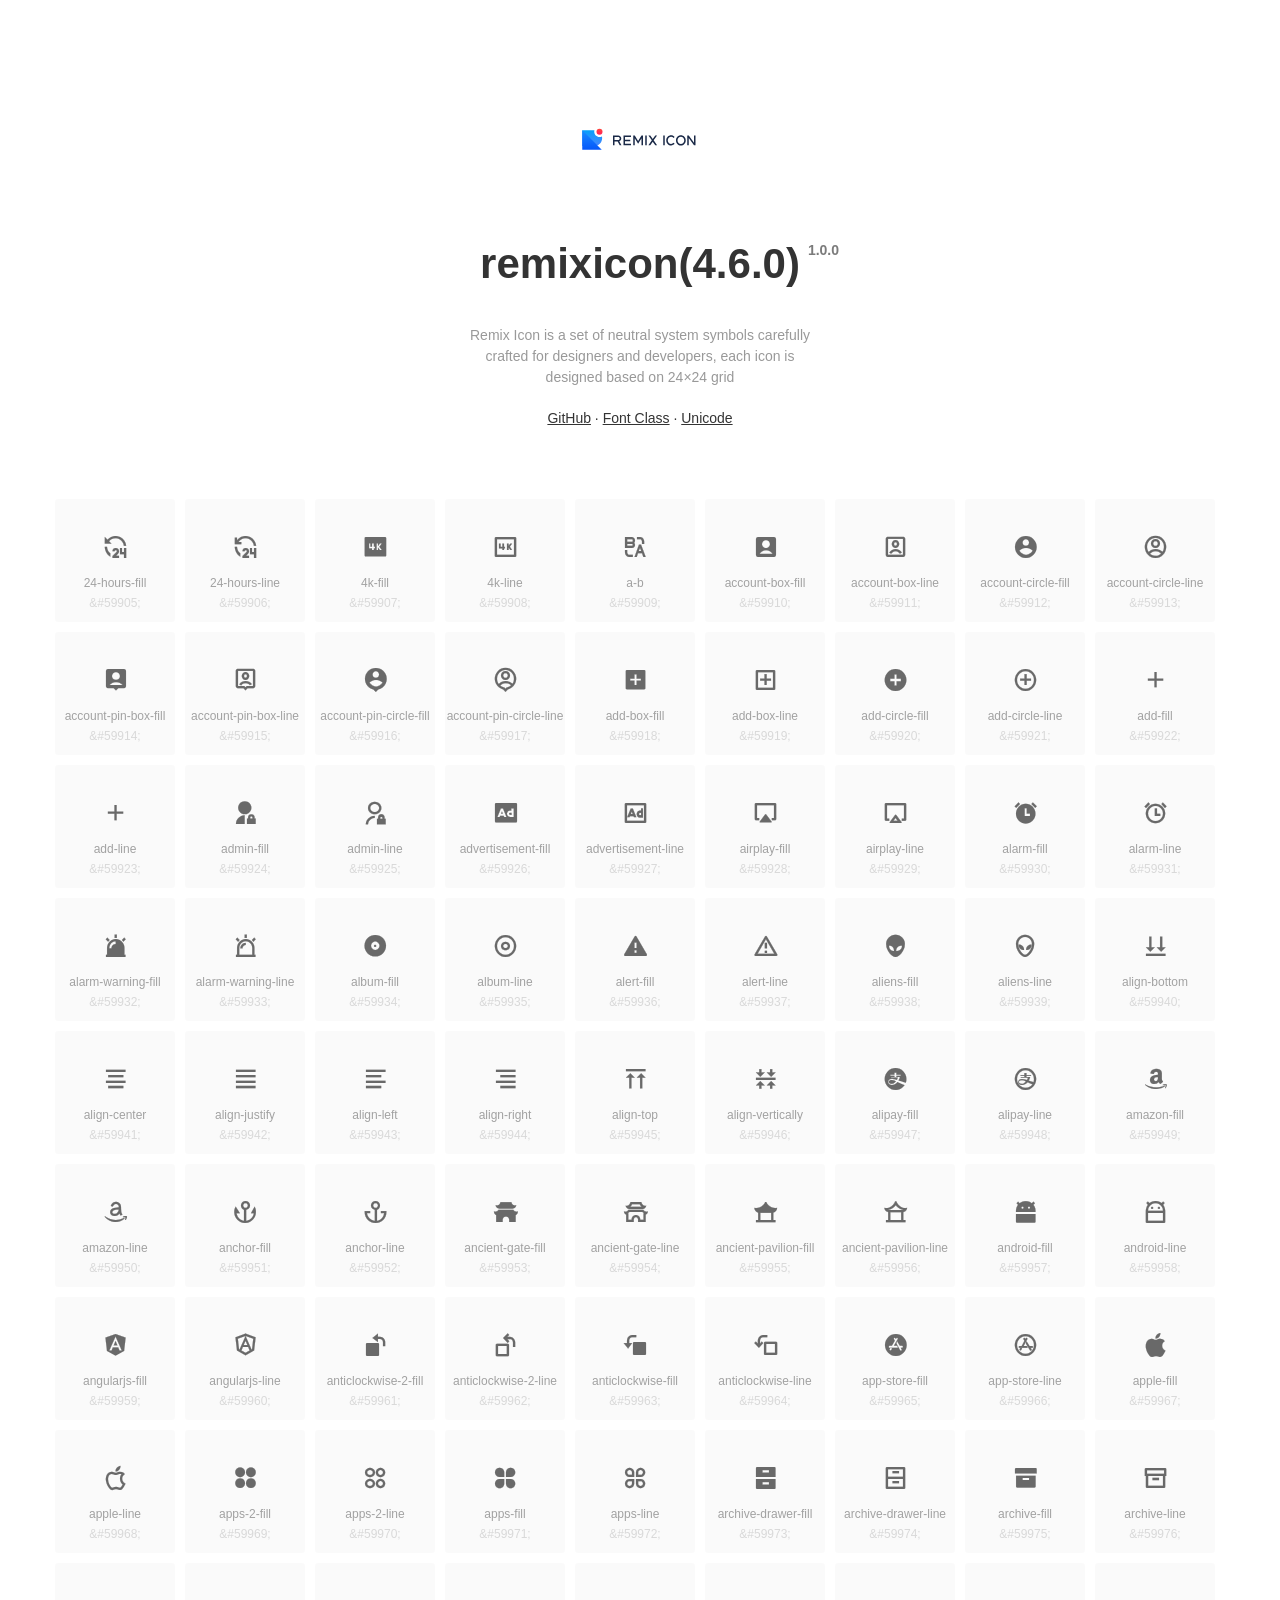
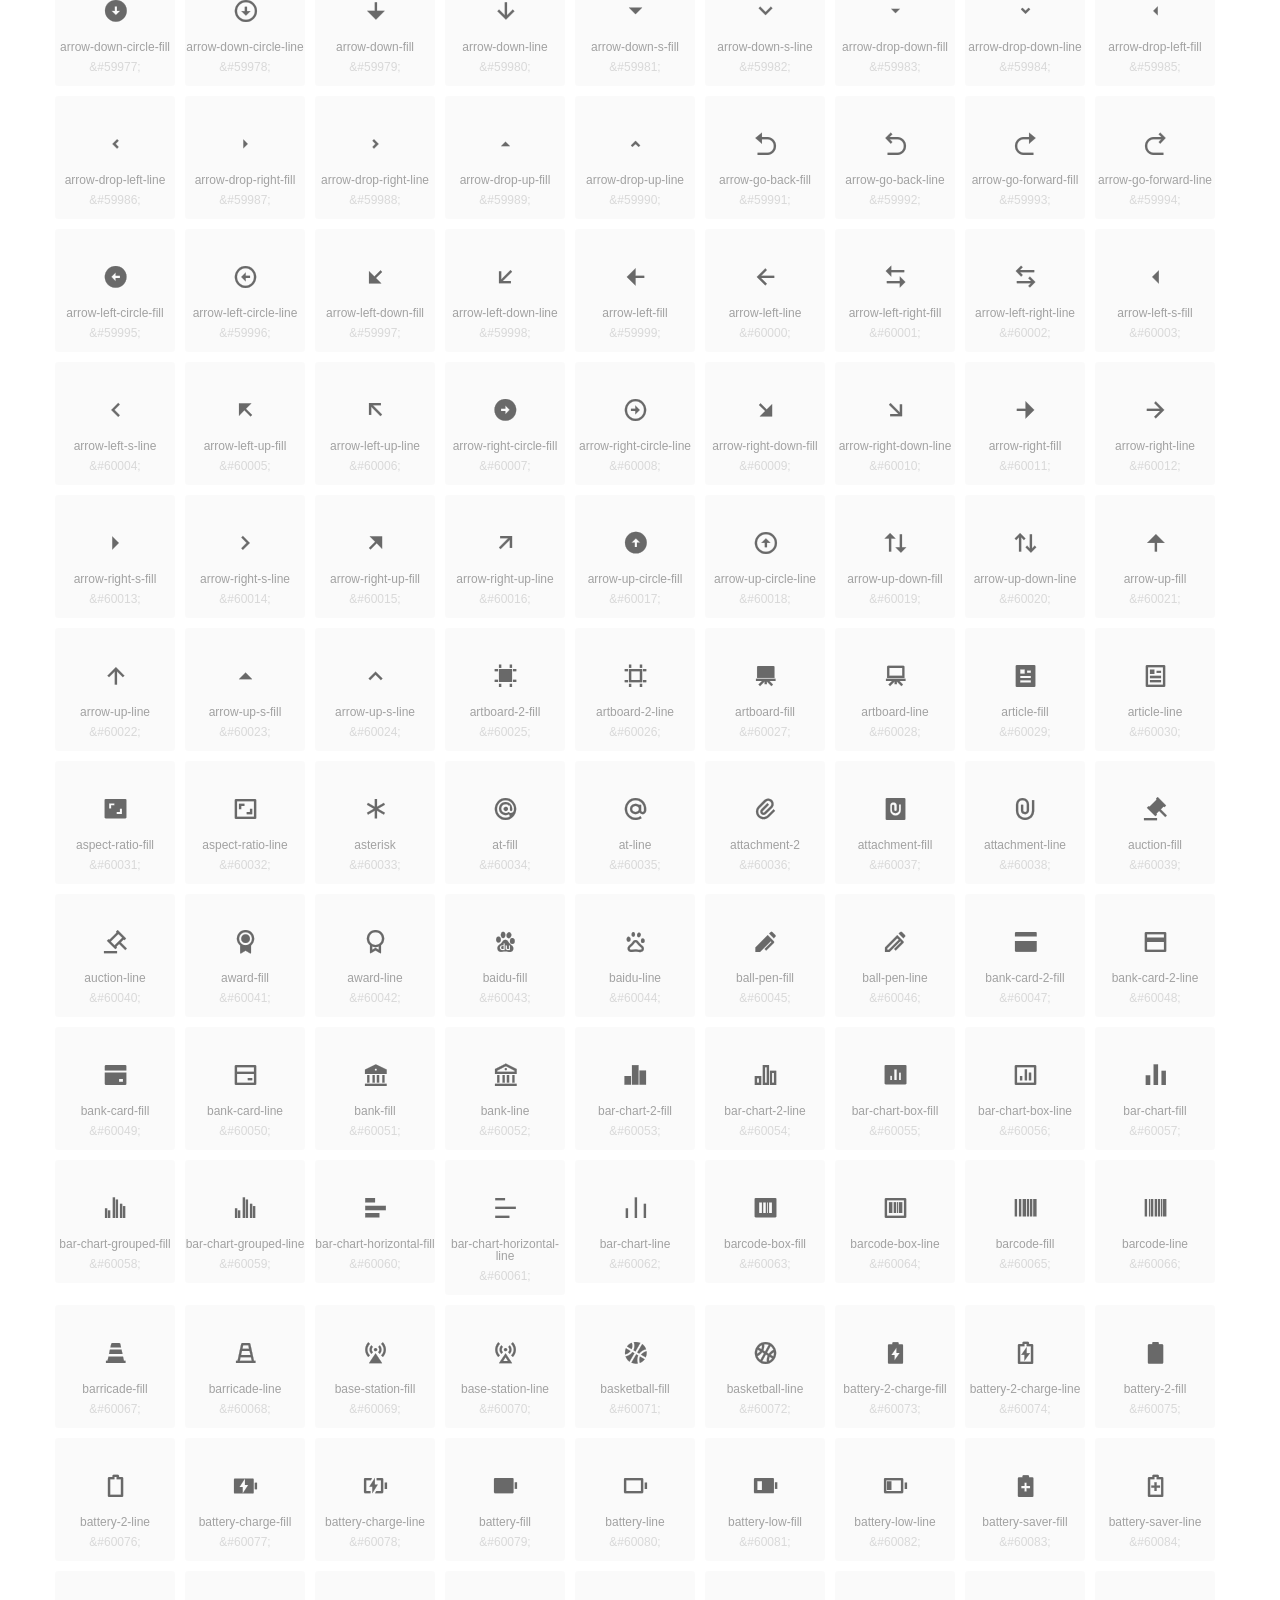
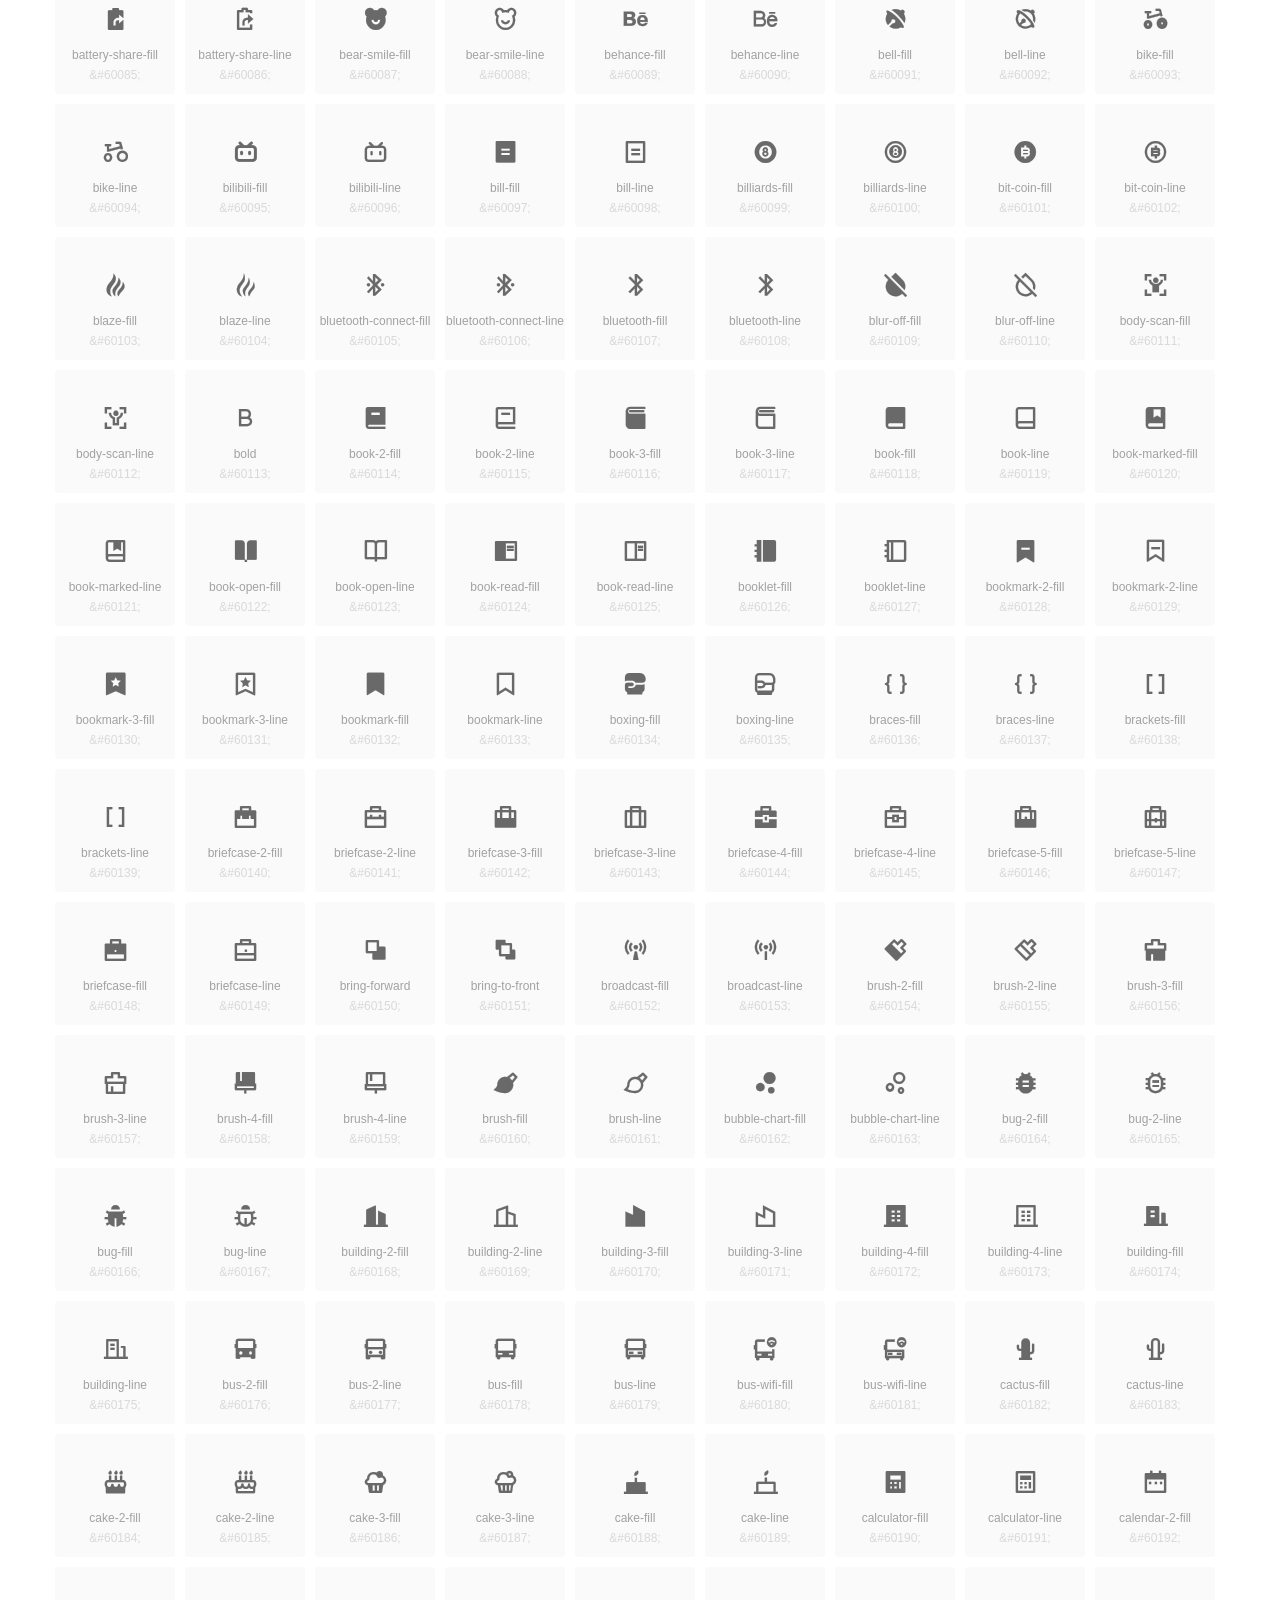
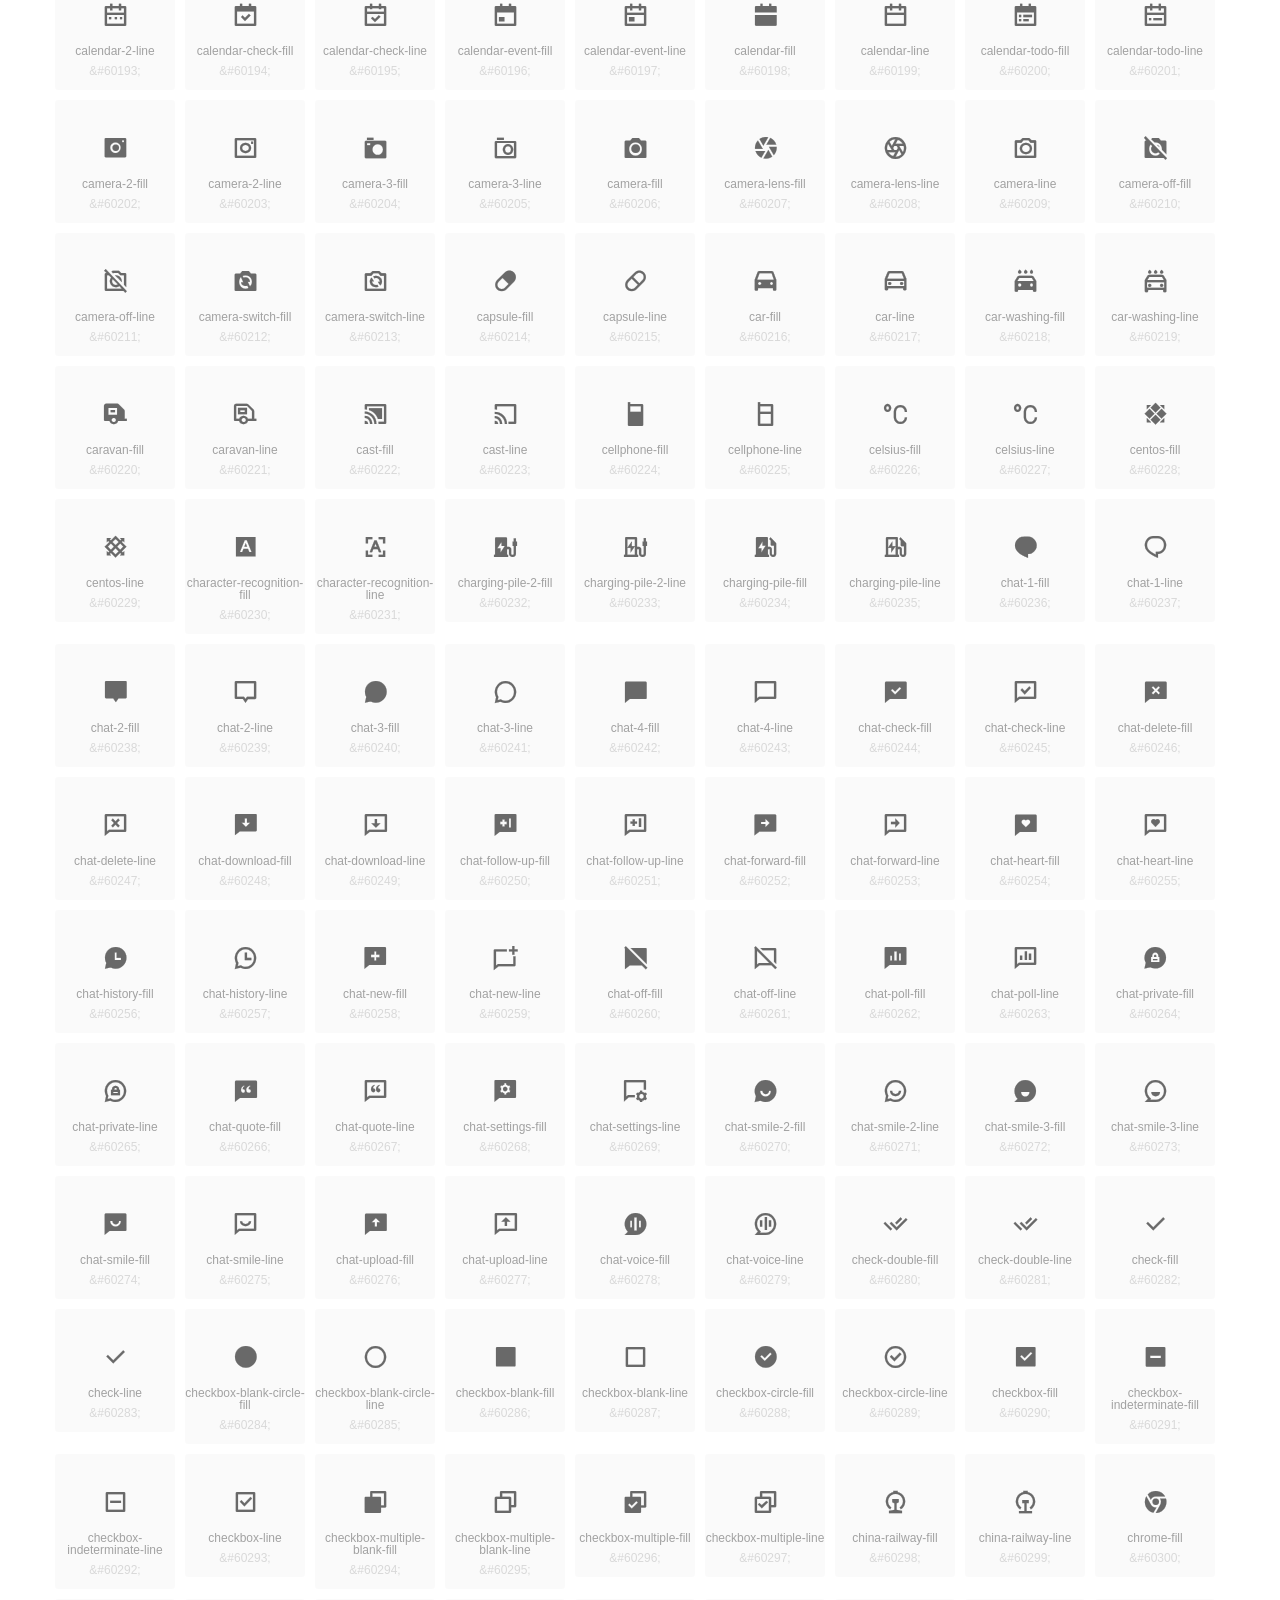
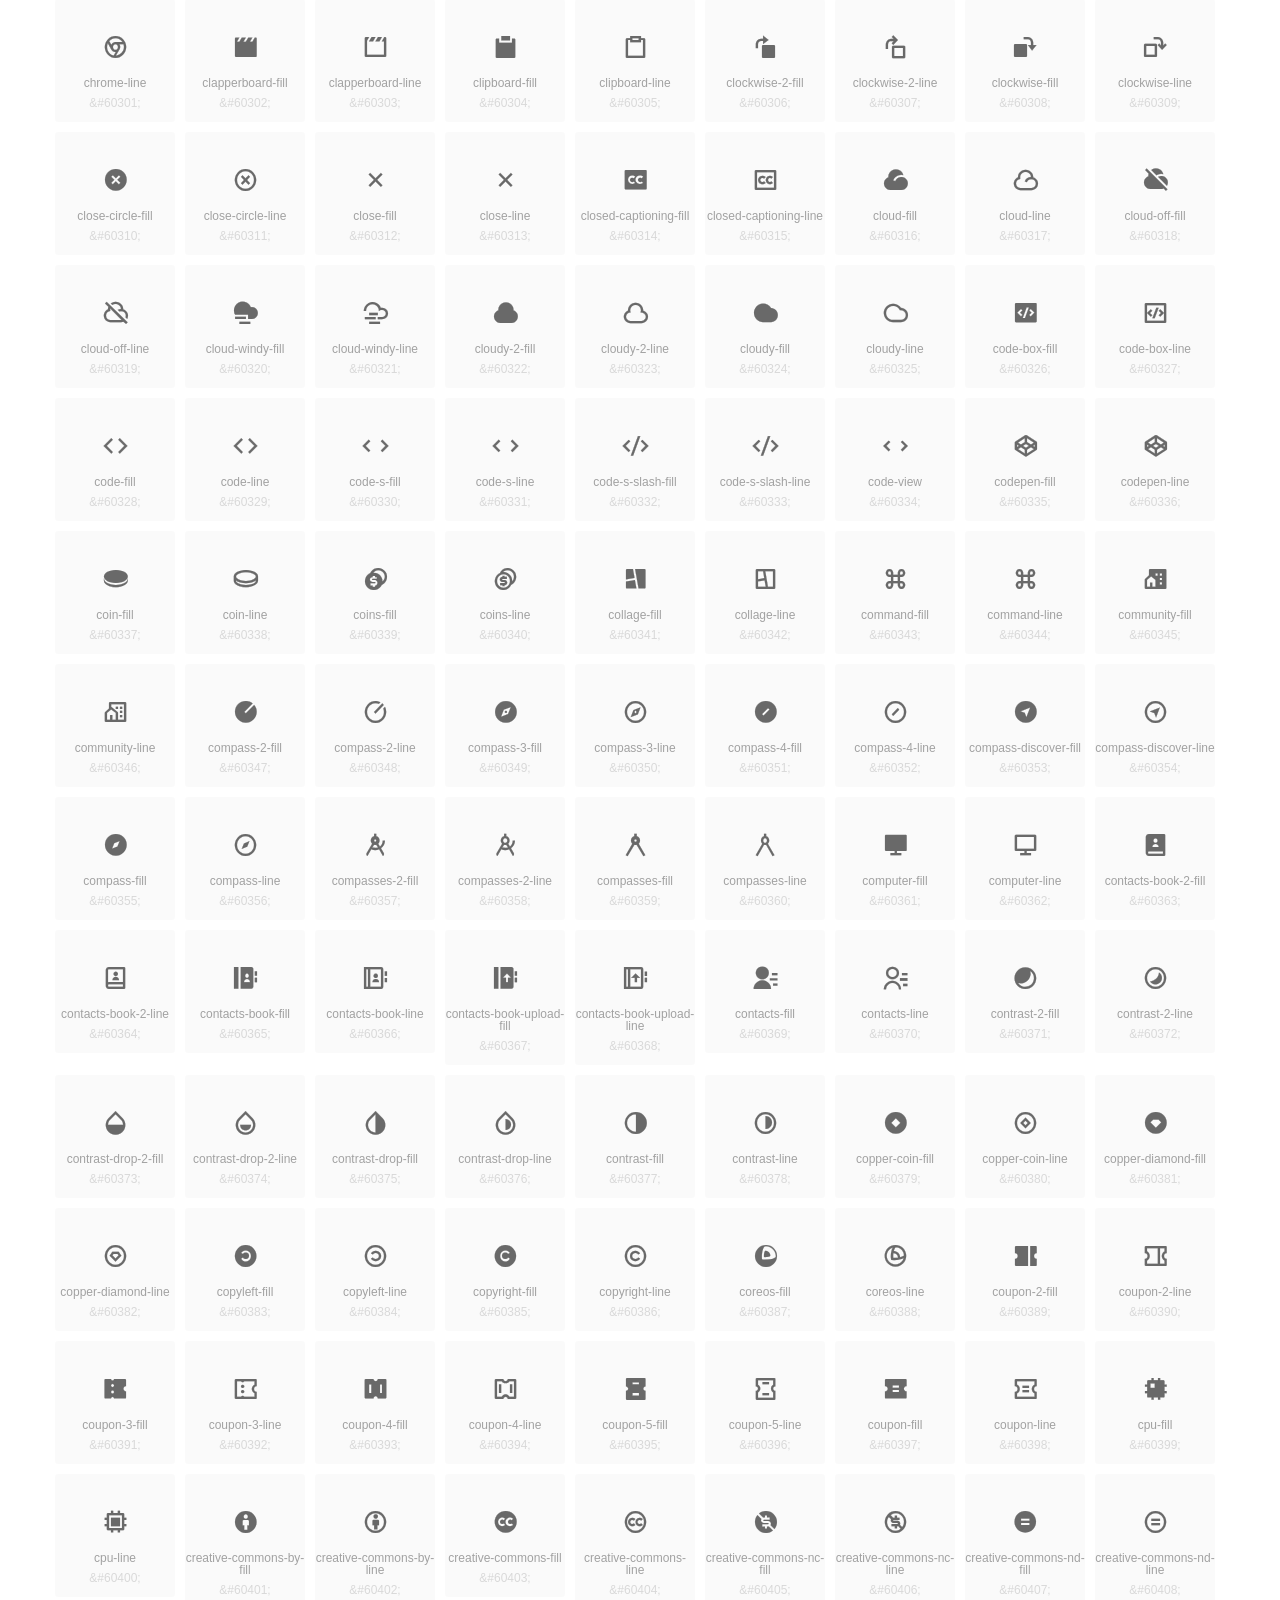
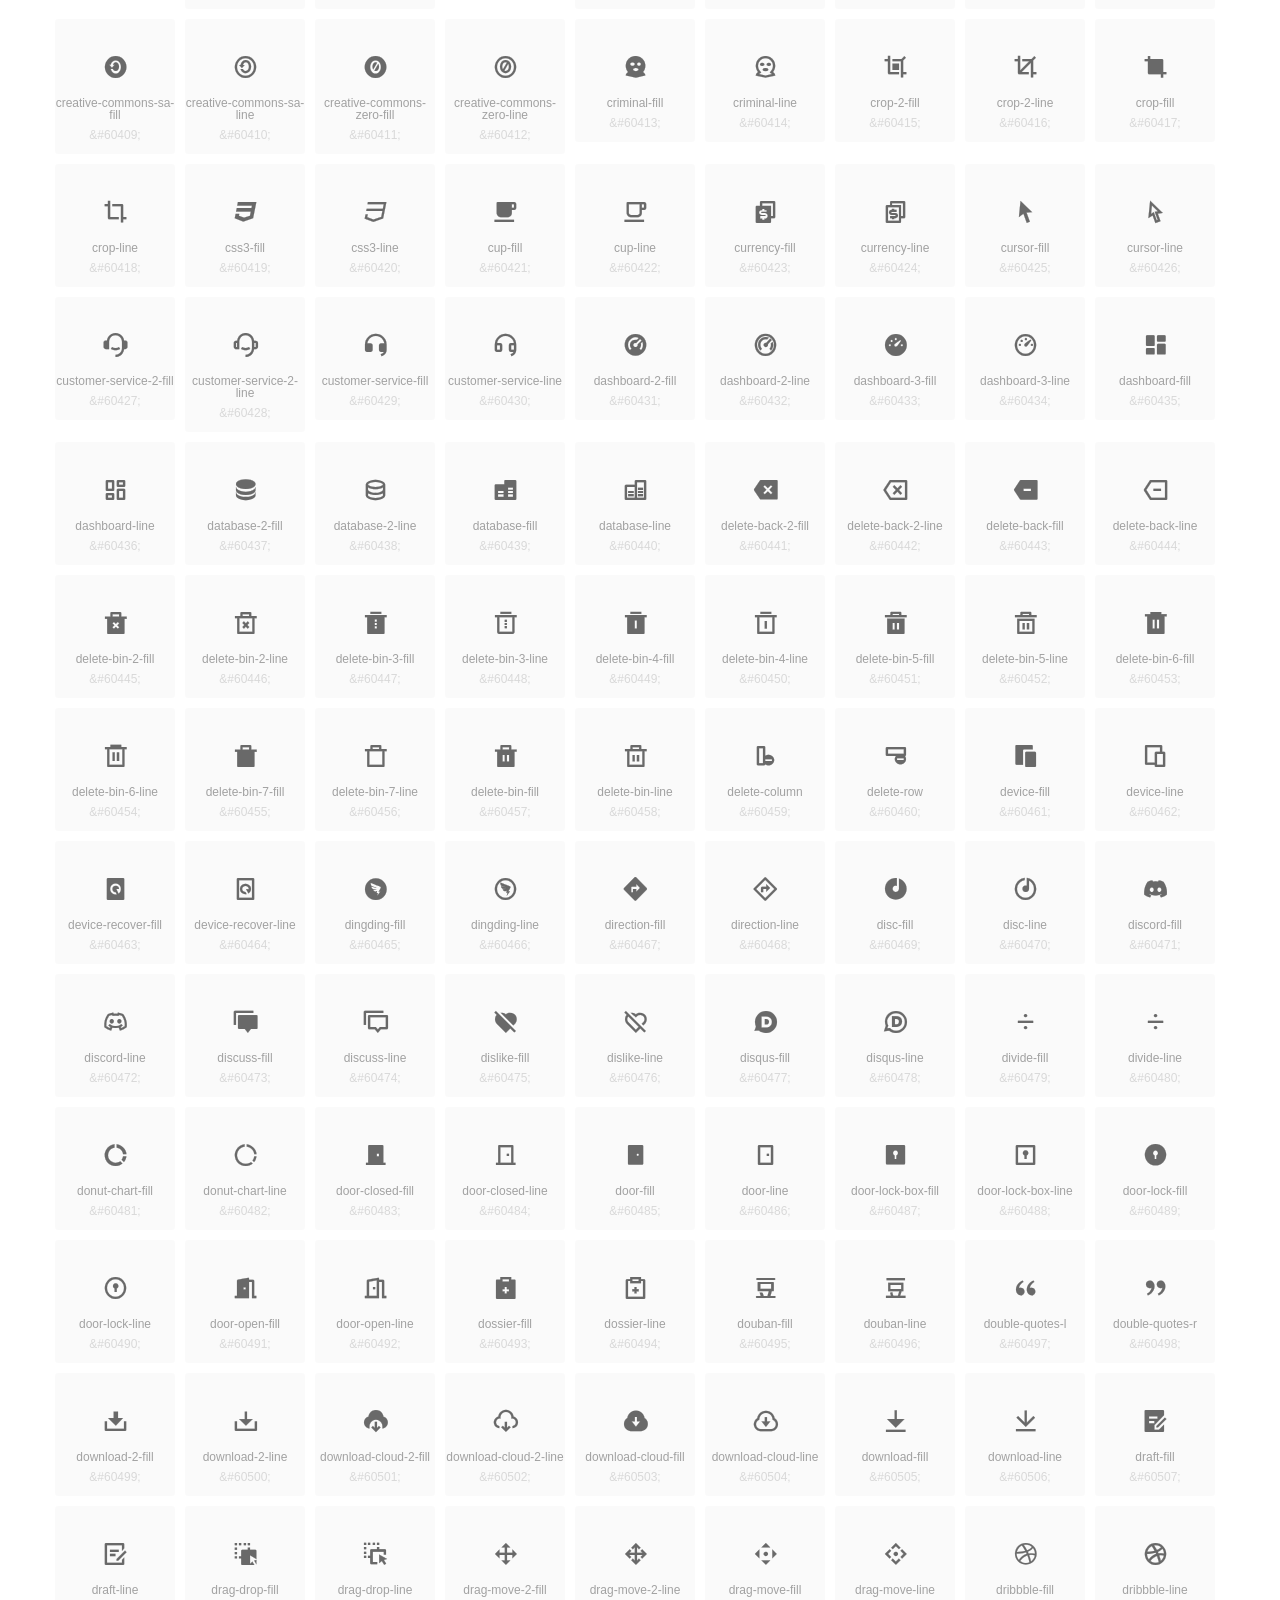
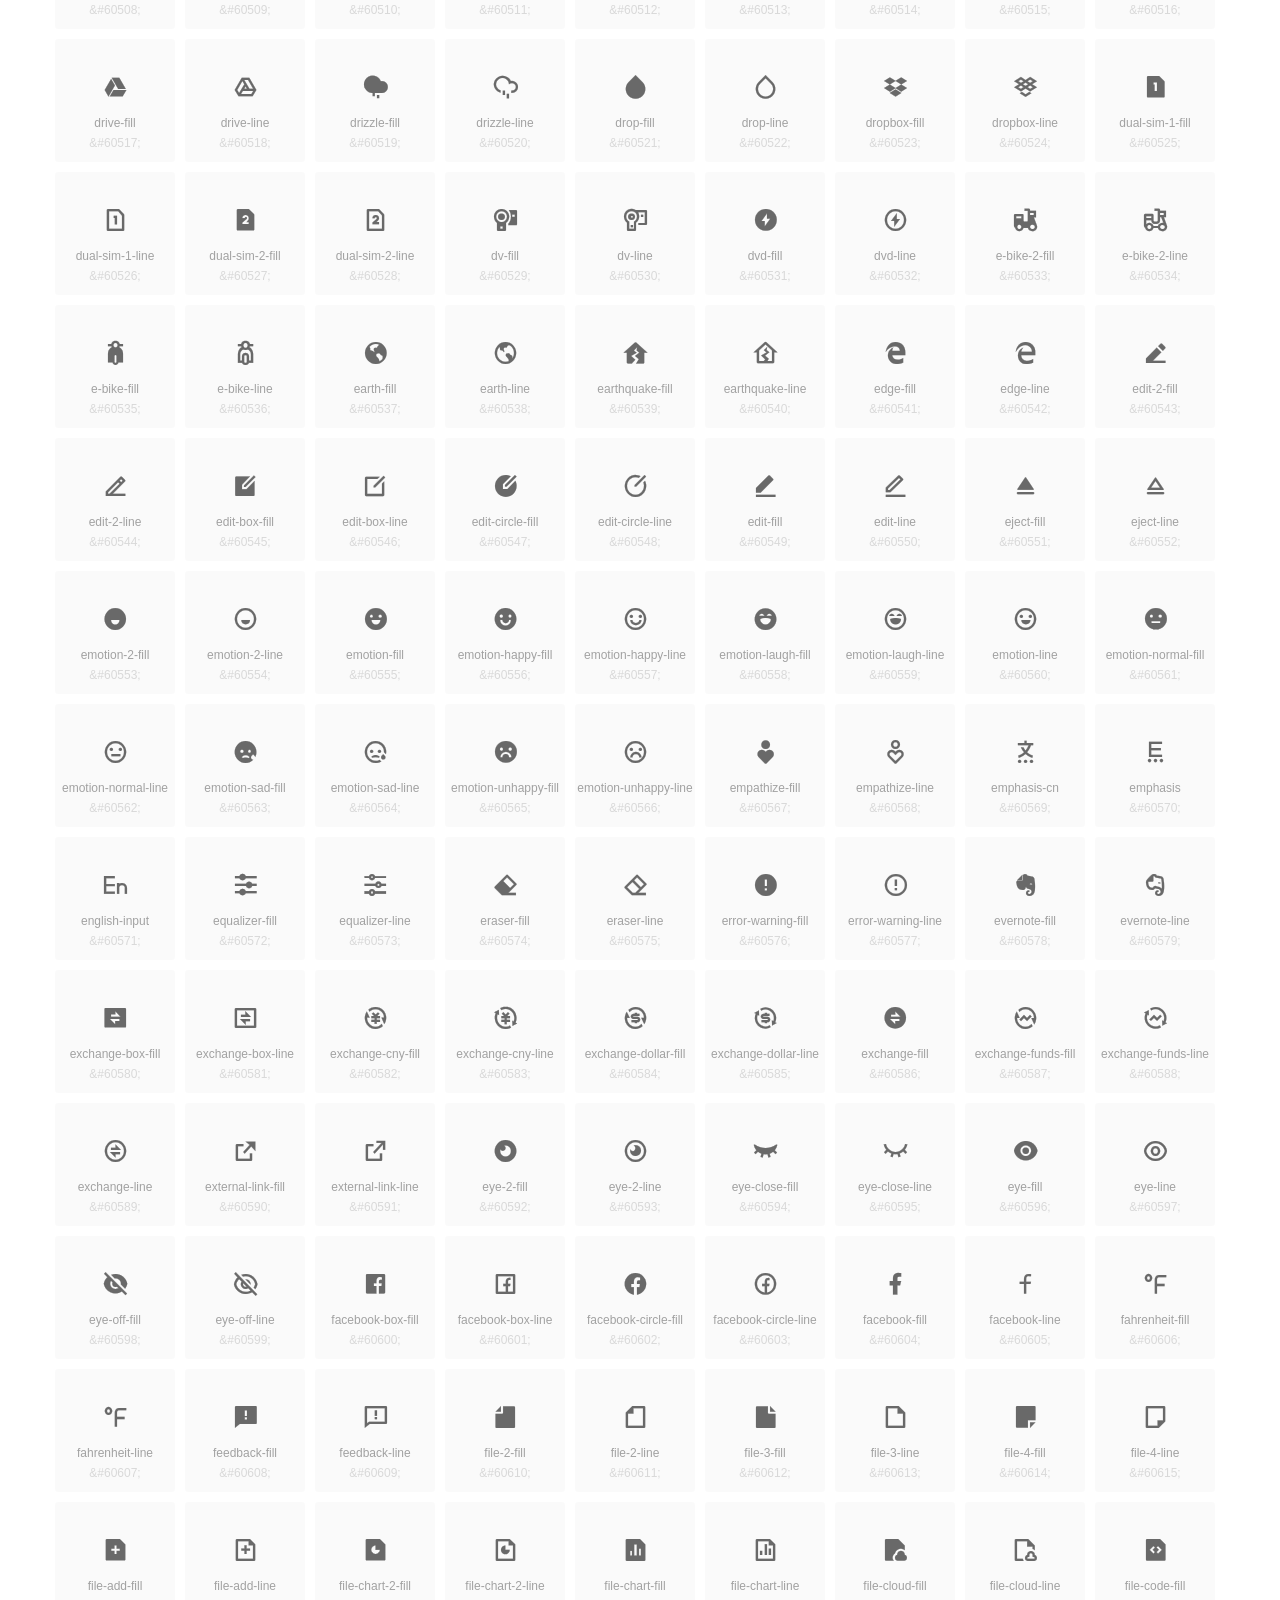
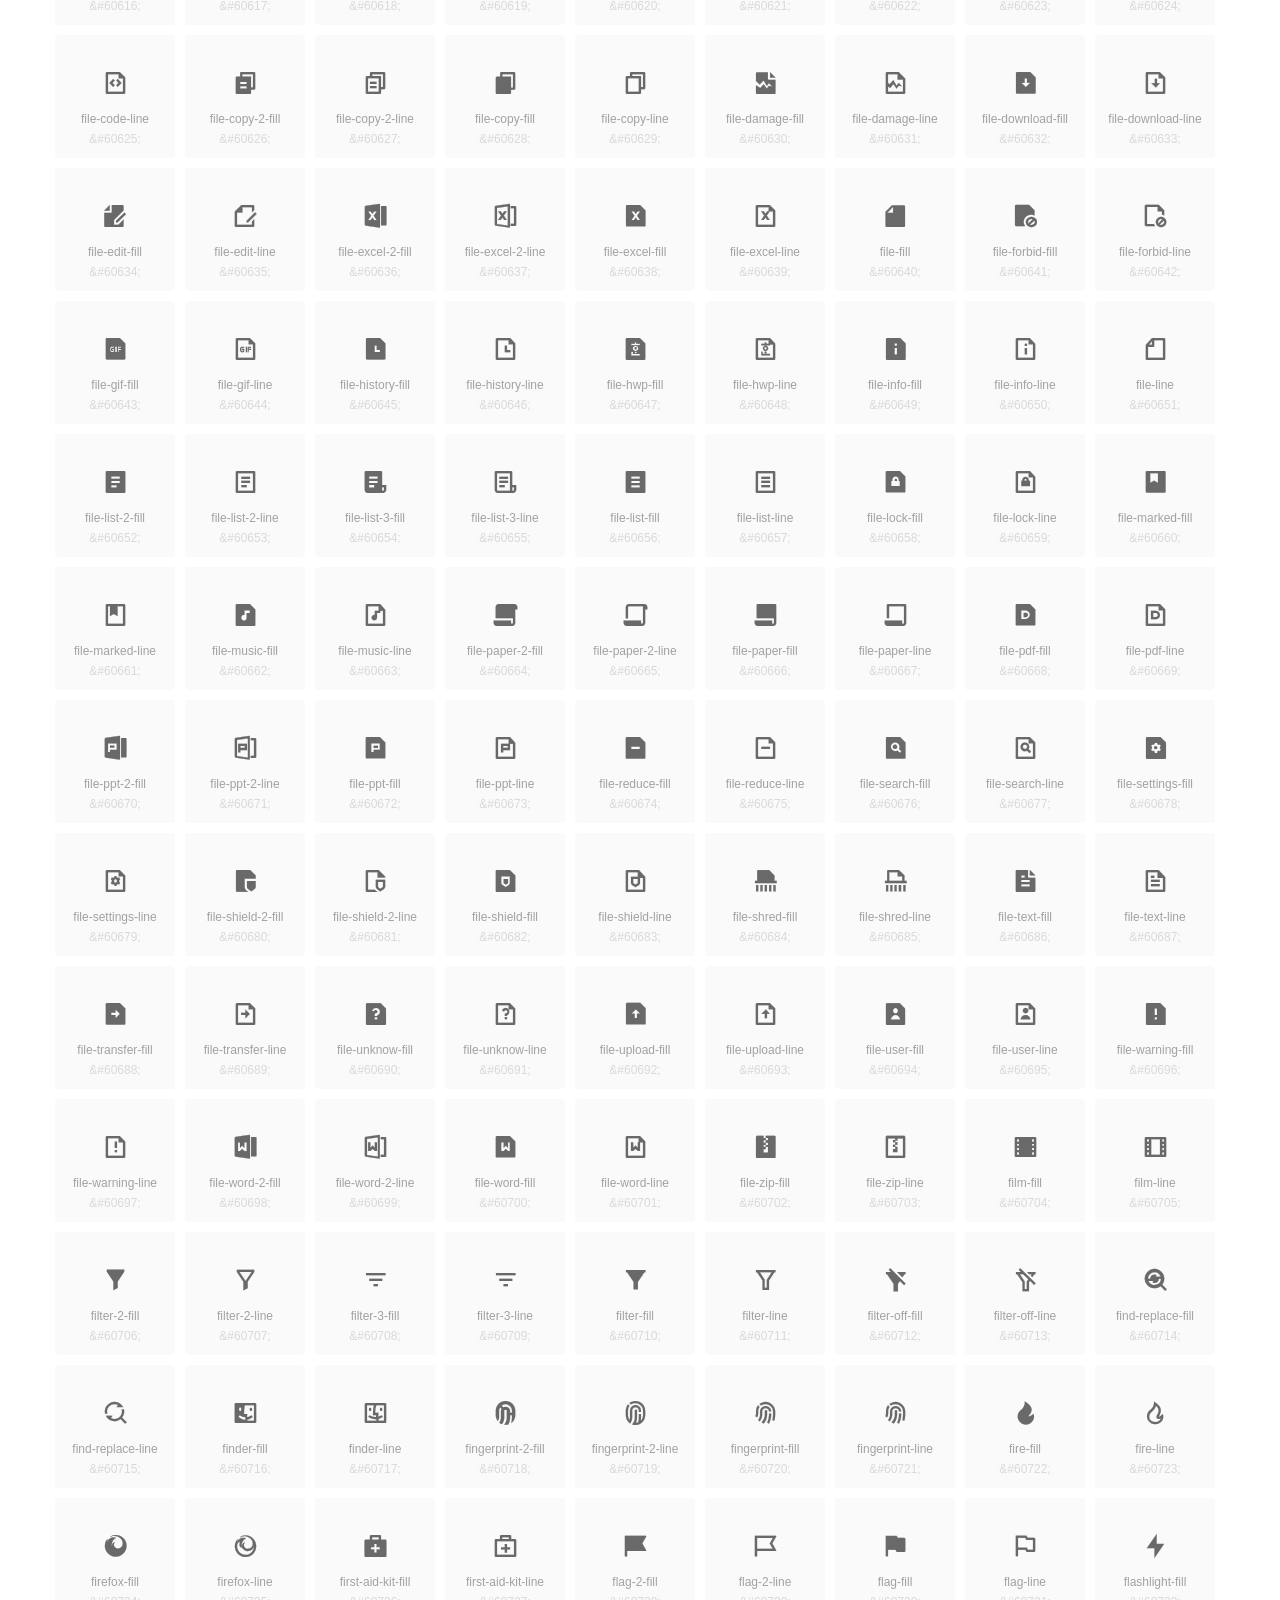
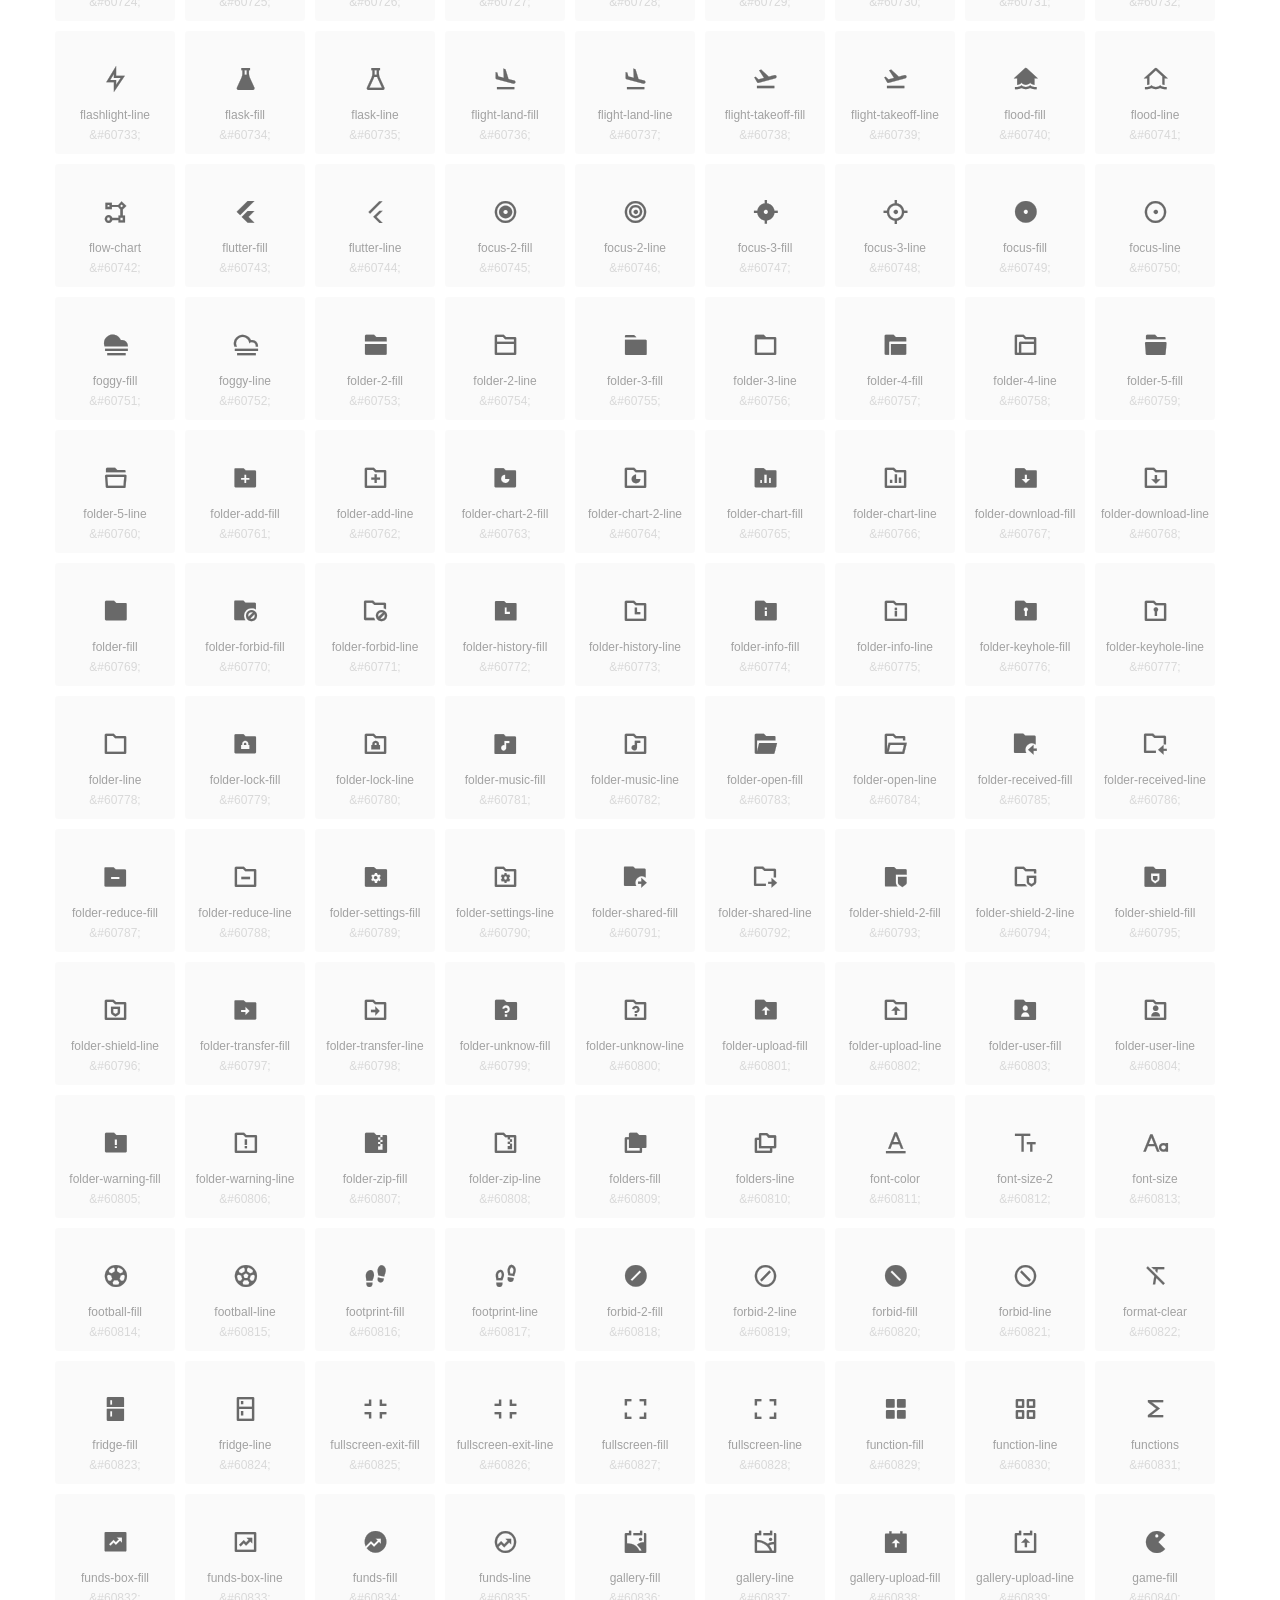
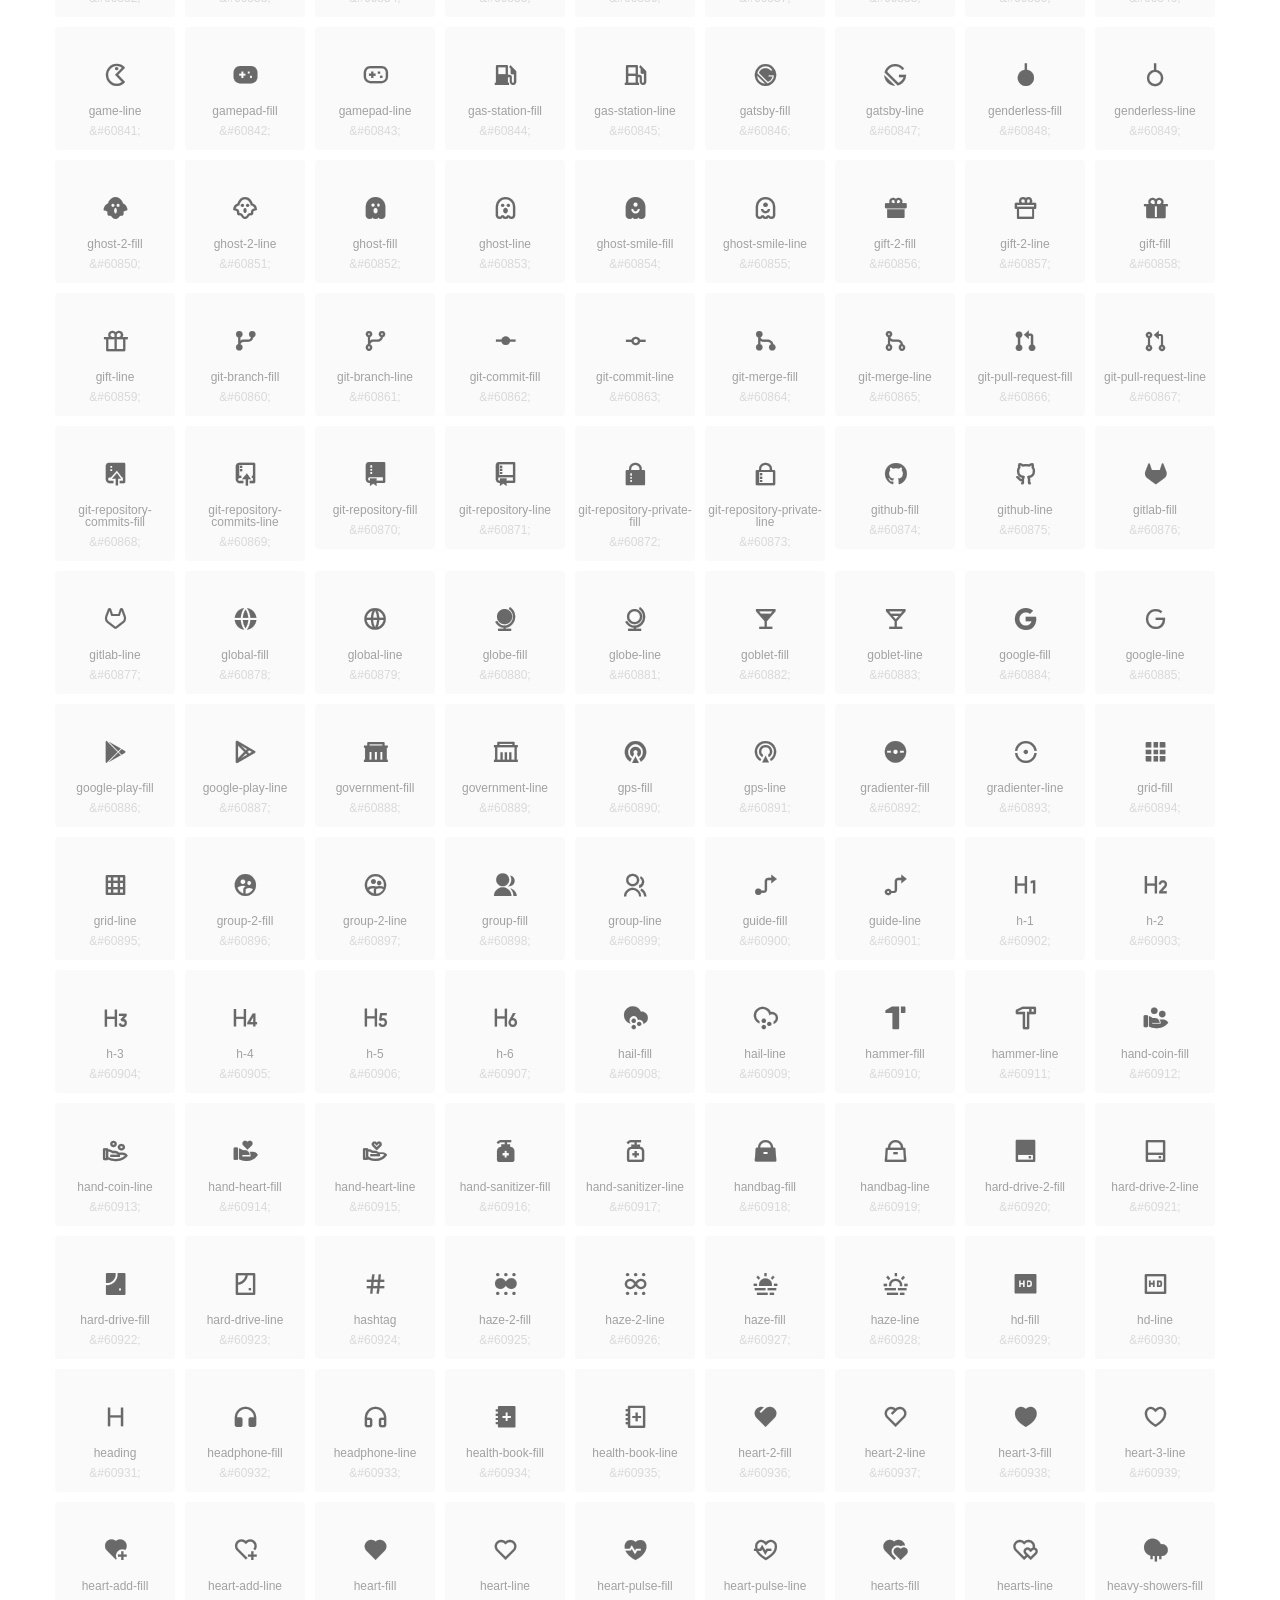
<file: app/static/css/remix/unicode.html>
<!DOCTYPE html>
<html lang="en">
<head>
  <meta charset="UTF-8">
  <title>remixicon(4.6.0)</title>
  <meta name="viewport" content="width=device-width,minimum-scale=1.0,maximum-scale=1.0,user-scalable=no">
   
  <meta name="description" content="Remix Icon is a set of neutral system symbols carefully crafted for designers and developers, each icon is designed based on 24×24 grid">
   
  <meta name="keywords" content="remixicon,TTF,EOT,WOFF,WOFF2,SVG">
  
  
  
  <style>
    *{margin: 0;padding: 0;list-style: none;}
    body { color: #696969; font: 12px/1.5 tahoma, arial, \5b8b\4f53, sans-serif; }
    a { color: #333; text-decoration: underline; }
    a:hover { color: rgb(9, 73, 209); }
    .header { color: #333; text-align: center; padding: 80px 0 60px 0; min-height: 153px; font-size: 14px; }
    .header .logo svg { height: 120px; width: 120px; }
    .header h1 { font-size: 42px; padding: 26px 0 10px 0; }
    .header sup {font-size: 14px; margin: 8px 0 0 8px; position: absolute; color: #7b7b7b; }
    .info {
      color: #999;
      font-weight: normal;
      max-width: 346px;
      margin: 0 auto;
      padding: 20px 0;
      font-size: 14px;
    }

    .icons { max-width: 1190px; margin: 0 auto; }
    .icons ul { text-align: center; }
    .icons ul li {
      vertical-align: top;
      width: 120px;
      display: inline-block;
      text-align: center;
      background-color: rgba(0,0,0,.02);
      border-radius: 3px;
      padding: 29px 0 10px 0;
      margin-right: 10px;
      margin-top: 10px;
      transition: all 0.6s ease;
    }
    .icons ul li:hover { background-color: rgba(0,0,0,.06); }
    .icons ul li:hover span { color: #3c75e4; opacity: 1; }
    .icons ul li .unicode { color: #8c8c8c; opacity: 0.3; }
    .icons ul li h4 {
      font-weight: normal;
      padding: 10px 0 5px 0;
      display: block;
      color: #8c8c8c;
      font-size: 14px;
      line-height: 12px;
      opacity: 0.8;
    }
    .icons ul li:hover h4 { opacity: 1; }
    .icons ul li svg { width: 24px; height: 24px; }
    .icons ul li:hover { color: #3c75e4; }
    .footer { text-align: center; padding: 10px 0 90px 0; }
    .footer a { text-align: center; padding: 10px 0 90px 0; color: #696969;}
    .footer a:hover { color: #0949d1; }
    .links { text-align: center; padding: 50px 0 0 0; font-size: 14px; }
    
    
    .icons ul .unicode-icon span { display: block; }
    .icons ul .unicode-icon h4 { font-size: 12px; }
    @font-face {
      font-family: "remixicon";
      src: url("remixicon.eot");
      /* IE9*/
      src: url("remixicon.eot#iefix") format("embedded-opentype"),
      /* IE6-IE8 */
      url("remixicon.woff2?1734404658166") format("woff2"),
      url("remixicon.woff?1734404658166") format("woff"),
      /* chrome, firefox */
      url("remixicon.ttf?1734404658166") format("truetype"),
      /* chrome, firefox, opera, Safari, Android, iOS 4.2+*/
      url("remixicon.svg#remixicon?1734404658166") format("svg");
      /* iOS 4.1- */
    }
    .iconfont {
      font-family: "remixicon" !important;
      font-size: 26px;
      font-style: normal;
      -webkit-font-smoothing: antialiased;
      -webkit-text-stroke-width: 0.2px;
      -moz-osx-font-smoothing: grayscale;
    }
    
    
  </style>
  
</head>

<body>
  
  <div class="header">
    
    <div class="logo">
      <a href="./"><svg width="160" height="32" viewBox="0 0 160 32" fill="none" xmlns="http://www.w3.org/2000/svg">
<path d="M121.5 9.80005C123.33 9.80005 124.984 10.5797 126.165 11.8344L124.75 13.2496C123.929 12.3549 122.773 11.8 121.5 11.8C119.029 11.8 117 13.891 117 16.5C117 19.1091 119.029 21.2 121.5 21.2C122.773 21.2 123.929 20.6452 124.75 19.7505L126.165 21.1657C124.984 22.4204 123.33 23.2 121.5 23.2C117.91 23.2 115 20.2004 115 16.5C115 12.7997 117.91 9.80005 121.5 9.80005Z" fill="#1A2947"/>
<path d="M113 10V23H111V10H113Z" fill="#1A2947"/>
<path d="M154 23V9.99988H152L152 19.6019L144.997 9.99988L143 10.0039V23H145L145 13.3969L152 23H154Z" fill="#1A2947"/>
<path d="M68 10V12H60V15.5H67V17.5H60V21H68V23H58V10H68Z" fill="#1A2947"/>
<path d="M82 10L77.4999 17.201L73 10H71V23H73V13.775L77.4999 20.975L82 13.773V23H84V10H82Z" fill="#1A2947"/>
<path d="M89 10V23H87V10H89Z" fill="#1A2947"/>
<path d="M96.9999 14.7565L93.6689 9.99951H91.2279L95.7789 16.4995L91.2289 22.9995H93.6689L96.9999 18.2435L100.33 22.9995H102.772L98.2209 16.4995L102.773 9.99951H100.33L96.9999 14.7565Z" fill="#1A2947"/>
<path fill-rule="evenodd" clip-rule="evenodd" d="M141 16.5C141 12.7997 138.09 9.80005 134.5 9.80005C130.91 9.80005 128 12.7997 128 16.5C128 20.2004 130.91 23.2 134.5 23.2C138.09 23.2 141 20.2004 141 16.5ZM130 16.5C130 13.891 132.029 11.8 134.5 11.8C136.971 11.8 139 13.891 139 16.5C139 19.1091 136.971 21.2 134.5 21.2C132.029 21.2 130 19.1091 130 16.5Z" fill="#1A2947"/>
<path fill-rule="evenodd" clip-rule="evenodd" d="M51 10C53.2091 10 55 11.7909 55 14C55 15.7175 53.9176 17.1821 52.3977 17.749L55.1901 22.999H52.9251L50.267 18H46V23H44V10H51ZM46 11.999V15.999L51 16C52.1046 16 53 15.1046 53 14C53 12.8955 52.1 12 51 12L46 11.999Z" fill="#1A2947"/>
<path fill-rule="evenodd" clip-rule="evenodd" d="M19.2887 3.00389C19.1928 3.0013 19.0965 3 19 3H3V24H19C24.799 24 29.5 19.299 29.5 13.5C29.5 12.7108 29.4129 11.942 29.2479 11.2025C28.2772 11.7119 27.1722 12 26 12C22.134 12 19 8.86599 19 5C19 4.30645 19.1009 3.63646 19.2887 3.00389Z" fill="url(#paint0_linear_960_1054)"/>
<g filter="url(#filter0_b_960_1054)">
<path fill-rule="evenodd" clip-rule="evenodd" d="M3 3L29 29H3V3Z" fill="url(#paint1_linear_960_1054)"/>
</g>
<circle cx="26" cy="5" r="4" fill="url(#paint2_linear_960_1054)"/>
<defs>
<filter id="filter0_b_960_1054" x="-2.43656" y="-2.43656" width="36.8731" height="36.8731" filterUnits="userSpaceOnUse" color-interpolation-filters="sRGB">
<feFlood flood-opacity="0" result="BackgroundImageFix"/>
<feGaussianBlur in="BackgroundImage" stdDeviation="2.71828"/>
<feComposite in2="SourceAlpha" operator="in" result="effect1_backgroundBlur_960_1054"/>
<feBlend mode="normal" in="SourceGraphic" in2="effect1_backgroundBlur_960_1054" result="shape"/>
</filter>
<linearGradient id="paint0_linear_960_1054" x1="3" y1="3" x2="3" y2="24" gradientUnits="userSpaceOnUse">
<stop stop-color="#05A0FA"/>
<stop offset="1" stop-color="#4785FF"/>
</linearGradient>
<linearGradient id="paint1_linear_960_1054" x1="3" y1="3" x2="3" y2="29" gradientUnits="userSpaceOnUse">
<stop stop-color="#1A8CFF"/>
<stop offset="1" stop-color="#0557FA"/>
</linearGradient>
<linearGradient id="paint2_linear_960_1054" x1="22" y1="1" x2="22" y2="9" gradientUnits="userSpaceOnUse">
<stop stop-color="#FF463A"/>
<stop offset="1" stop-color="#FF1F5A"/>
</linearGradient>
</defs>
</svg>
</a>
    </div>
    
    <h1>remixicon(4.6.0)<sup>1.0.0</sup></h1>
    <div class="info">
      Remix Icon is a set of neutral system symbols carefully crafted for designers and developers, each icon is designed based on 24×24 grid
    </div>
    <p>
      
      <a href="https://github.com/Remix-Design/remixicon.git">GitHub</a> · 
      
      <a href="index.html">Font Class</a> · 
      
      <a href="unicode.html">Unicode</a>
      
    </p>
  </div>
  <div class="icons">
    <ul>
      <li class="unicode-icon"><span class="iconfont"></span><h4>24-hours-fill</h4><span class="unicode">&amp;#59905;</span></li><li class="unicode-icon"><span class="iconfont"></span><h4>24-hours-line</h4><span class="unicode">&amp;#59906;</span></li><li class="unicode-icon"><span class="iconfont"></span><h4>4k-fill</h4><span class="unicode">&amp;#59907;</span></li><li class="unicode-icon"><span class="iconfont"></span><h4>4k-line</h4><span class="unicode">&amp;#59908;</span></li><li class="unicode-icon"><span class="iconfont"></span><h4>a-b</h4><span class="unicode">&amp;#59909;</span></li><li class="unicode-icon"><span class="iconfont"></span><h4>account-box-fill</h4><span class="unicode">&amp;#59910;</span></li><li class="unicode-icon"><span class="iconfont"></span><h4>account-box-line</h4><span class="unicode">&amp;#59911;</span></li><li class="unicode-icon"><span class="iconfont"></span><h4>account-circle-fill</h4><span class="unicode">&amp;#59912;</span></li><li class="unicode-icon"><span class="iconfont"></span><h4>account-circle-line</h4><span class="unicode">&amp;#59913;</span></li><li class="unicode-icon"><span class="iconfont"></span><h4>account-pin-box-fill</h4><span class="unicode">&amp;#59914;</span></li><li class="unicode-icon"><span class="iconfont"></span><h4>account-pin-box-line</h4><span class="unicode">&amp;#59915;</span></li><li class="unicode-icon"><span class="iconfont"></span><h4>account-pin-circle-fill</h4><span class="unicode">&amp;#59916;</span></li><li class="unicode-icon"><span class="iconfont"></span><h4>account-pin-circle-line</h4><span class="unicode">&amp;#59917;</span></li><li class="unicode-icon"><span class="iconfont"></span><h4>add-box-fill</h4><span class="unicode">&amp;#59918;</span></li><li class="unicode-icon"><span class="iconfont"></span><h4>add-box-line</h4><span class="unicode">&amp;#59919;</span></li><li class="unicode-icon"><span class="iconfont"></span><h4>add-circle-fill</h4><span class="unicode">&amp;#59920;</span></li><li class="unicode-icon"><span class="iconfont"></span><h4>add-circle-line</h4><span class="unicode">&amp;#59921;</span></li><li class="unicode-icon"><span class="iconfont"></span><h4>add-fill</h4><span class="unicode">&amp;#59922;</span></li><li class="unicode-icon"><span class="iconfont"></span><h4>add-line</h4><span class="unicode">&amp;#59923;</span></li><li class="unicode-icon"><span class="iconfont"></span><h4>admin-fill</h4><span class="unicode">&amp;#59924;</span></li><li class="unicode-icon"><span class="iconfont"></span><h4>admin-line</h4><span class="unicode">&amp;#59925;</span></li><li class="unicode-icon"><span class="iconfont"></span><h4>advertisement-fill</h4><span class="unicode">&amp;#59926;</span></li><li class="unicode-icon"><span class="iconfont"></span><h4>advertisement-line</h4><span class="unicode">&amp;#59927;</span></li><li class="unicode-icon"><span class="iconfont"></span><h4>airplay-fill</h4><span class="unicode">&amp;#59928;</span></li><li class="unicode-icon"><span class="iconfont"></span><h4>airplay-line</h4><span class="unicode">&amp;#59929;</span></li><li class="unicode-icon"><span class="iconfont"></span><h4>alarm-fill</h4><span class="unicode">&amp;#59930;</span></li><li class="unicode-icon"><span class="iconfont"></span><h4>alarm-line</h4><span class="unicode">&amp;#59931;</span></li><li class="unicode-icon"><span class="iconfont"></span><h4>alarm-warning-fill</h4><span class="unicode">&amp;#59932;</span></li><li class="unicode-icon"><span class="iconfont"></span><h4>alarm-warning-line</h4><span class="unicode">&amp;#59933;</span></li><li class="unicode-icon"><span class="iconfont"></span><h4>album-fill</h4><span class="unicode">&amp;#59934;</span></li><li class="unicode-icon"><span class="iconfont"></span><h4>album-line</h4><span class="unicode">&amp;#59935;</span></li><li class="unicode-icon"><span class="iconfont"></span><h4>alert-fill</h4><span class="unicode">&amp;#59936;</span></li><li class="unicode-icon"><span class="iconfont"></span><h4>alert-line</h4><span class="unicode">&amp;#59937;</span></li><li class="unicode-icon"><span class="iconfont"></span><h4>aliens-fill</h4><span class="unicode">&amp;#59938;</span></li><li class="unicode-icon"><span class="iconfont"></span><h4>aliens-line</h4><span class="unicode">&amp;#59939;</span></li><li class="unicode-icon"><span class="iconfont"></span><h4>align-bottom</h4><span class="unicode">&amp;#59940;</span></li><li class="unicode-icon"><span class="iconfont"></span><h4>align-center</h4><span class="unicode">&amp;#59941;</span></li><li class="unicode-icon"><span class="iconfont"></span><h4>align-justify</h4><span class="unicode">&amp;#59942;</span></li><li class="unicode-icon"><span class="iconfont"></span><h4>align-left</h4><span class="unicode">&amp;#59943;</span></li><li class="unicode-icon"><span class="iconfont"></span><h4>align-right</h4><span class="unicode">&amp;#59944;</span></li><li class="unicode-icon"><span class="iconfont"></span><h4>align-top</h4><span class="unicode">&amp;#59945;</span></li><li class="unicode-icon"><span class="iconfont"></span><h4>align-vertically</h4><span class="unicode">&amp;#59946;</span></li><li class="unicode-icon"><span class="iconfont"></span><h4>alipay-fill</h4><span class="unicode">&amp;#59947;</span></li><li class="unicode-icon"><span class="iconfont"></span><h4>alipay-line</h4><span class="unicode">&amp;#59948;</span></li><li class="unicode-icon"><span class="iconfont"></span><h4>amazon-fill</h4><span class="unicode">&amp;#59949;</span></li><li class="unicode-icon"><span class="iconfont"></span><h4>amazon-line</h4><span class="unicode">&amp;#59950;</span></li><li class="unicode-icon"><span class="iconfont"></span><h4>anchor-fill</h4><span class="unicode">&amp;#59951;</span></li><li class="unicode-icon"><span class="iconfont"></span><h4>anchor-line</h4><span class="unicode">&amp;#59952;</span></li><li class="unicode-icon"><span class="iconfont"></span><h4>ancient-gate-fill</h4><span class="unicode">&amp;#59953;</span></li><li class="unicode-icon"><span class="iconfont"></span><h4>ancient-gate-line</h4><span class="unicode">&amp;#59954;</span></li><li class="unicode-icon"><span class="iconfont"></span><h4>ancient-pavilion-fill</h4><span class="unicode">&amp;#59955;</span></li><li class="unicode-icon"><span class="iconfont"></span><h4>ancient-pavilion-line</h4><span class="unicode">&amp;#59956;</span></li><li class="unicode-icon"><span class="iconfont"></span><h4>android-fill</h4><span class="unicode">&amp;#59957;</span></li><li class="unicode-icon"><span class="iconfont"></span><h4>android-line</h4><span class="unicode">&amp;#59958;</span></li><li class="unicode-icon"><span class="iconfont"></span><h4>angularjs-fill</h4><span class="unicode">&amp;#59959;</span></li><li class="unicode-icon"><span class="iconfont"></span><h4>angularjs-line</h4><span class="unicode">&amp;#59960;</span></li><li class="unicode-icon"><span class="iconfont"></span><h4>anticlockwise-2-fill</h4><span class="unicode">&amp;#59961;</span></li><li class="unicode-icon"><span class="iconfont"></span><h4>anticlockwise-2-line</h4><span class="unicode">&amp;#59962;</span></li><li class="unicode-icon"><span class="iconfont"></span><h4>anticlockwise-fill</h4><span class="unicode">&amp;#59963;</span></li><li class="unicode-icon"><span class="iconfont"></span><h4>anticlockwise-line</h4><span class="unicode">&amp;#59964;</span></li><li class="unicode-icon"><span class="iconfont"></span><h4>app-store-fill</h4><span class="unicode">&amp;#59965;</span></li><li class="unicode-icon"><span class="iconfont"></span><h4>app-store-line</h4><span class="unicode">&amp;#59966;</span></li><li class="unicode-icon"><span class="iconfont"></span><h4>apple-fill</h4><span class="unicode">&amp;#59967;</span></li><li class="unicode-icon"><span class="iconfont"></span><h4>apple-line</h4><span class="unicode">&amp;#59968;</span></li><li class="unicode-icon"><span class="iconfont"></span><h4>apps-2-fill</h4><span class="unicode">&amp;#59969;</span></li><li class="unicode-icon"><span class="iconfont"></span><h4>apps-2-line</h4><span class="unicode">&amp;#59970;</span></li><li class="unicode-icon"><span class="iconfont"></span><h4>apps-fill</h4><span class="unicode">&amp;#59971;</span></li><li class="unicode-icon"><span class="iconfont"></span><h4>apps-line</h4><span class="unicode">&amp;#59972;</span></li><li class="unicode-icon"><span class="iconfont"></span><h4>archive-drawer-fill</h4><span class="unicode">&amp;#59973;</span></li><li class="unicode-icon"><span class="iconfont"></span><h4>archive-drawer-line</h4><span class="unicode">&amp;#59974;</span></li><li class="unicode-icon"><span class="iconfont"></span><h4>archive-fill</h4><span class="unicode">&amp;#59975;</span></li><li class="unicode-icon"><span class="iconfont"></span><h4>archive-line</h4><span class="unicode">&amp;#59976;</span></li><li class="unicode-icon"><span class="iconfont"></span><h4>arrow-down-circle-fill</h4><span class="unicode">&amp;#59977;</span></li><li class="unicode-icon"><span class="iconfont"></span><h4>arrow-down-circle-line</h4><span class="unicode">&amp;#59978;</span></li><li class="unicode-icon"><span class="iconfont"></span><h4>arrow-down-fill</h4><span class="unicode">&amp;#59979;</span></li><li class="unicode-icon"><span class="iconfont"></span><h4>arrow-down-line</h4><span class="unicode">&amp;#59980;</span></li><li class="unicode-icon"><span class="iconfont"></span><h4>arrow-down-s-fill</h4><span class="unicode">&amp;#59981;</span></li><li class="unicode-icon"><span class="iconfont"></span><h4>arrow-down-s-line</h4><span class="unicode">&amp;#59982;</span></li><li class="unicode-icon"><span class="iconfont"></span><h4>arrow-drop-down-fill</h4><span class="unicode">&amp;#59983;</span></li><li class="unicode-icon"><span class="iconfont"></span><h4>arrow-drop-down-line</h4><span class="unicode">&amp;#59984;</span></li><li class="unicode-icon"><span class="iconfont"></span><h4>arrow-drop-left-fill</h4><span class="unicode">&amp;#59985;</span></li><li class="unicode-icon"><span class="iconfont"></span><h4>arrow-drop-left-line</h4><span class="unicode">&amp;#59986;</span></li><li class="unicode-icon"><span class="iconfont"></span><h4>arrow-drop-right-fill</h4><span class="unicode">&amp;#59987;</span></li><li class="unicode-icon"><span class="iconfont"></span><h4>arrow-drop-right-line</h4><span class="unicode">&amp;#59988;</span></li><li class="unicode-icon"><span class="iconfont"></span><h4>arrow-drop-up-fill</h4><span class="unicode">&amp;#59989;</span></li><li class="unicode-icon"><span class="iconfont"></span><h4>arrow-drop-up-line</h4><span class="unicode">&amp;#59990;</span></li><li class="unicode-icon"><span class="iconfont"></span><h4>arrow-go-back-fill</h4><span class="unicode">&amp;#59991;</span></li><li class="unicode-icon"><span class="iconfont"></span><h4>arrow-go-back-line</h4><span class="unicode">&amp;#59992;</span></li><li class="unicode-icon"><span class="iconfont"></span><h4>arrow-go-forward-fill</h4><span class="unicode">&amp;#59993;</span></li><li class="unicode-icon"><span class="iconfont"></span><h4>arrow-go-forward-line</h4><span class="unicode">&amp;#59994;</span></li><li class="unicode-icon"><span class="iconfont"></span><h4>arrow-left-circle-fill</h4><span class="unicode">&amp;#59995;</span></li><li class="unicode-icon"><span class="iconfont"></span><h4>arrow-left-circle-line</h4><span class="unicode">&amp;#59996;</span></li><li class="unicode-icon"><span class="iconfont"></span><h4>arrow-left-down-fill</h4><span class="unicode">&amp;#59997;</span></li><li class="unicode-icon"><span class="iconfont"></span><h4>arrow-left-down-line</h4><span class="unicode">&amp;#59998;</span></li><li class="unicode-icon"><span class="iconfont"></span><h4>arrow-left-fill</h4><span class="unicode">&amp;#59999;</span></li><li class="unicode-icon"><span class="iconfont"></span><h4>arrow-left-line</h4><span class="unicode">&amp;#60000;</span></li><li class="unicode-icon"><span class="iconfont"></span><h4>arrow-left-right-fill</h4><span class="unicode">&amp;#60001;</span></li><li class="unicode-icon"><span class="iconfont"></span><h4>arrow-left-right-line</h4><span class="unicode">&amp;#60002;</span></li><li class="unicode-icon"><span class="iconfont"></span><h4>arrow-left-s-fill</h4><span class="unicode">&amp;#60003;</span></li><li class="unicode-icon"><span class="iconfont"></span><h4>arrow-left-s-line</h4><span class="unicode">&amp;#60004;</span></li><li class="unicode-icon"><span class="iconfont"></span><h4>arrow-left-up-fill</h4><span class="unicode">&amp;#60005;</span></li><li class="unicode-icon"><span class="iconfont"></span><h4>arrow-left-up-line</h4><span class="unicode">&amp;#60006;</span></li><li class="unicode-icon"><span class="iconfont"></span><h4>arrow-right-circle-fill</h4><span class="unicode">&amp;#60007;</span></li><li class="unicode-icon"><span class="iconfont"></span><h4>arrow-right-circle-line</h4><span class="unicode">&amp;#60008;</span></li><li class="unicode-icon"><span class="iconfont"></span><h4>arrow-right-down-fill</h4><span class="unicode">&amp;#60009;</span></li><li class="unicode-icon"><span class="iconfont"></span><h4>arrow-right-down-line</h4><span class="unicode">&amp;#60010;</span></li><li class="unicode-icon"><span class="iconfont"></span><h4>arrow-right-fill</h4><span class="unicode">&amp;#60011;</span></li><li class="unicode-icon"><span class="iconfont"></span><h4>arrow-right-line</h4><span class="unicode">&amp;#60012;</span></li><li class="unicode-icon"><span class="iconfont"></span><h4>arrow-right-s-fill</h4><span class="unicode">&amp;#60013;</span></li><li class="unicode-icon"><span class="iconfont"></span><h4>arrow-right-s-line</h4><span class="unicode">&amp;#60014;</span></li><li class="unicode-icon"><span class="iconfont"></span><h4>arrow-right-up-fill</h4><span class="unicode">&amp;#60015;</span></li><li class="unicode-icon"><span class="iconfont"></span><h4>arrow-right-up-line</h4><span class="unicode">&amp;#60016;</span></li><li class="unicode-icon"><span class="iconfont"></span><h4>arrow-up-circle-fill</h4><span class="unicode">&amp;#60017;</span></li><li class="unicode-icon"><span class="iconfont"></span><h4>arrow-up-circle-line</h4><span class="unicode">&amp;#60018;</span></li><li class="unicode-icon"><span class="iconfont"></span><h4>arrow-up-down-fill</h4><span class="unicode">&amp;#60019;</span></li><li class="unicode-icon"><span class="iconfont"></span><h4>arrow-up-down-line</h4><span class="unicode">&amp;#60020;</span></li><li class="unicode-icon"><span class="iconfont"></span><h4>arrow-up-fill</h4><span class="unicode">&amp;#60021;</span></li><li class="unicode-icon"><span class="iconfont"></span><h4>arrow-up-line</h4><span class="unicode">&amp;#60022;</span></li><li class="unicode-icon"><span class="iconfont"></span><h4>arrow-up-s-fill</h4><span class="unicode">&amp;#60023;</span></li><li class="unicode-icon"><span class="iconfont"></span><h4>arrow-up-s-line</h4><span class="unicode">&amp;#60024;</span></li><li class="unicode-icon"><span class="iconfont"></span><h4>artboard-2-fill</h4><span class="unicode">&amp;#60025;</span></li><li class="unicode-icon"><span class="iconfont"></span><h4>artboard-2-line</h4><span class="unicode">&amp;#60026;</span></li><li class="unicode-icon"><span class="iconfont"></span><h4>artboard-fill</h4><span class="unicode">&amp;#60027;</span></li><li class="unicode-icon"><span class="iconfont"></span><h4>artboard-line</h4><span class="unicode">&amp;#60028;</span></li><li class="unicode-icon"><span class="iconfont"></span><h4>article-fill</h4><span class="unicode">&amp;#60029;</span></li><li class="unicode-icon"><span class="iconfont"></span><h4>article-line</h4><span class="unicode">&amp;#60030;</span></li><li class="unicode-icon"><span class="iconfont"></span><h4>aspect-ratio-fill</h4><span class="unicode">&amp;#60031;</span></li><li class="unicode-icon"><span class="iconfont"></span><h4>aspect-ratio-line</h4><span class="unicode">&amp;#60032;</span></li><li class="unicode-icon"><span class="iconfont"></span><h4>asterisk</h4><span class="unicode">&amp;#60033;</span></li><li class="unicode-icon"><span class="iconfont"></span><h4>at-fill</h4><span class="unicode">&amp;#60034;</span></li><li class="unicode-icon"><span class="iconfont"></span><h4>at-line</h4><span class="unicode">&amp;#60035;</span></li><li class="unicode-icon"><span class="iconfont"></span><h4>attachment-2</h4><span class="unicode">&amp;#60036;</span></li><li class="unicode-icon"><span class="iconfont"></span><h4>attachment-fill</h4><span class="unicode">&amp;#60037;</span></li><li class="unicode-icon"><span class="iconfont"></span><h4>attachment-line</h4><span class="unicode">&amp;#60038;</span></li><li class="unicode-icon"><span class="iconfont"></span><h4>auction-fill</h4><span class="unicode">&amp;#60039;</span></li><li class="unicode-icon"><span class="iconfont"></span><h4>auction-line</h4><span class="unicode">&amp;#60040;</span></li><li class="unicode-icon"><span class="iconfont"></span><h4>award-fill</h4><span class="unicode">&amp;#60041;</span></li><li class="unicode-icon"><span class="iconfont"></span><h4>award-line</h4><span class="unicode">&amp;#60042;</span></li><li class="unicode-icon"><span class="iconfont"></span><h4>baidu-fill</h4><span class="unicode">&amp;#60043;</span></li><li class="unicode-icon"><span class="iconfont"></span><h4>baidu-line</h4><span class="unicode">&amp;#60044;</span></li><li class="unicode-icon"><span class="iconfont"></span><h4>ball-pen-fill</h4><span class="unicode">&amp;#60045;</span></li><li class="unicode-icon"><span class="iconfont"></span><h4>ball-pen-line</h4><span class="unicode">&amp;#60046;</span></li><li class="unicode-icon"><span class="iconfont"></span><h4>bank-card-2-fill</h4><span class="unicode">&amp;#60047;</span></li><li class="unicode-icon"><span class="iconfont"></span><h4>bank-card-2-line</h4><span class="unicode">&amp;#60048;</span></li><li class="unicode-icon"><span class="iconfont"></span><h4>bank-card-fill</h4><span class="unicode">&amp;#60049;</span></li><li class="unicode-icon"><span class="iconfont"></span><h4>bank-card-line</h4><span class="unicode">&amp;#60050;</span></li><li class="unicode-icon"><span class="iconfont"></span><h4>bank-fill</h4><span class="unicode">&amp;#60051;</span></li><li class="unicode-icon"><span class="iconfont"></span><h4>bank-line</h4><span class="unicode">&amp;#60052;</span></li><li class="unicode-icon"><span class="iconfont"></span><h4>bar-chart-2-fill</h4><span class="unicode">&amp;#60053;</span></li><li class="unicode-icon"><span class="iconfont"></span><h4>bar-chart-2-line</h4><span class="unicode">&amp;#60054;</span></li><li class="unicode-icon"><span class="iconfont"></span><h4>bar-chart-box-fill</h4><span class="unicode">&amp;#60055;</span></li><li class="unicode-icon"><span class="iconfont"></span><h4>bar-chart-box-line</h4><span class="unicode">&amp;#60056;</span></li><li class="unicode-icon"><span class="iconfont"></span><h4>bar-chart-fill</h4><span class="unicode">&amp;#60057;</span></li><li class="unicode-icon"><span class="iconfont"></span><h4>bar-chart-grouped-fill</h4><span class="unicode">&amp;#60058;</span></li><li class="unicode-icon"><span class="iconfont"></span><h4>bar-chart-grouped-line</h4><span class="unicode">&amp;#60059;</span></li><li class="unicode-icon"><span class="iconfont"></span><h4>bar-chart-horizontal-fill</h4><span class="unicode">&amp;#60060;</span></li><li class="unicode-icon"><span class="iconfont"></span><h4>bar-chart-horizontal-line</h4><span class="unicode">&amp;#60061;</span></li><li class="unicode-icon"><span class="iconfont"></span><h4>bar-chart-line</h4><span class="unicode">&amp;#60062;</span></li><li class="unicode-icon"><span class="iconfont"></span><h4>barcode-box-fill</h4><span class="unicode">&amp;#60063;</span></li><li class="unicode-icon"><span class="iconfont"></span><h4>barcode-box-line</h4><span class="unicode">&amp;#60064;</span></li><li class="unicode-icon"><span class="iconfont"></span><h4>barcode-fill</h4><span class="unicode">&amp;#60065;</span></li><li class="unicode-icon"><span class="iconfont"></span><h4>barcode-line</h4><span class="unicode">&amp;#60066;</span></li><li class="unicode-icon"><span class="iconfont"></span><h4>barricade-fill</h4><span class="unicode">&amp;#60067;</span></li><li class="unicode-icon"><span class="iconfont"></span><h4>barricade-line</h4><span class="unicode">&amp;#60068;</span></li><li class="unicode-icon"><span class="iconfont"></span><h4>base-station-fill</h4><span class="unicode">&amp;#60069;</span></li><li class="unicode-icon"><span class="iconfont"></span><h4>base-station-line</h4><span class="unicode">&amp;#60070;</span></li><li class="unicode-icon"><span class="iconfont"></span><h4>basketball-fill</h4><span class="unicode">&amp;#60071;</span></li><li class="unicode-icon"><span class="iconfont"></span><h4>basketball-line</h4><span class="unicode">&amp;#60072;</span></li><li class="unicode-icon"><span class="iconfont"></span><h4>battery-2-charge-fill</h4><span class="unicode">&amp;#60073;</span></li><li class="unicode-icon"><span class="iconfont"></span><h4>battery-2-charge-line</h4><span class="unicode">&amp;#60074;</span></li><li class="unicode-icon"><span class="iconfont"></span><h4>battery-2-fill</h4><span class="unicode">&amp;#60075;</span></li><li class="unicode-icon"><span class="iconfont"></span><h4>battery-2-line</h4><span class="unicode">&amp;#60076;</span></li><li class="unicode-icon"><span class="iconfont"></span><h4>battery-charge-fill</h4><span class="unicode">&amp;#60077;</span></li><li class="unicode-icon"><span class="iconfont"></span><h4>battery-charge-line</h4><span class="unicode">&amp;#60078;</span></li><li class="unicode-icon"><span class="iconfont"></span><h4>battery-fill</h4><span class="unicode">&amp;#60079;</span></li><li class="unicode-icon"><span class="iconfont"></span><h4>battery-line</h4><span class="unicode">&amp;#60080;</span></li><li class="unicode-icon"><span class="iconfont"></span><h4>battery-low-fill</h4><span class="unicode">&amp;#60081;</span></li><li class="unicode-icon"><span class="iconfont"></span><h4>battery-low-line</h4><span class="unicode">&amp;#60082;</span></li><li class="unicode-icon"><span class="iconfont"></span><h4>battery-saver-fill</h4><span class="unicode">&amp;#60083;</span></li><li class="unicode-icon"><span class="iconfont"></span><h4>battery-saver-line</h4><span class="unicode">&amp;#60084;</span></li><li class="unicode-icon"><span class="iconfont"></span><h4>battery-share-fill</h4><span class="unicode">&amp;#60085;</span></li><li class="unicode-icon"><span class="iconfont"></span><h4>battery-share-line</h4><span class="unicode">&amp;#60086;</span></li><li class="unicode-icon"><span class="iconfont"></span><h4>bear-smile-fill</h4><span class="unicode">&amp;#60087;</span></li><li class="unicode-icon"><span class="iconfont"></span><h4>bear-smile-line</h4><span class="unicode">&amp;#60088;</span></li><li class="unicode-icon"><span class="iconfont"></span><h4>behance-fill</h4><span class="unicode">&amp;#60089;</span></li><li class="unicode-icon"><span class="iconfont"></span><h4>behance-line</h4><span class="unicode">&amp;#60090;</span></li><li class="unicode-icon"><span class="iconfont"></span><h4>bell-fill</h4><span class="unicode">&amp;#60091;</span></li><li class="unicode-icon"><span class="iconfont"></span><h4>bell-line</h4><span class="unicode">&amp;#60092;</span></li><li class="unicode-icon"><span class="iconfont"></span><h4>bike-fill</h4><span class="unicode">&amp;#60093;</span></li><li class="unicode-icon"><span class="iconfont"></span><h4>bike-line</h4><span class="unicode">&amp;#60094;</span></li><li class="unicode-icon"><span class="iconfont"></span><h4>bilibili-fill</h4><span class="unicode">&amp;#60095;</span></li><li class="unicode-icon"><span class="iconfont"></span><h4>bilibili-line</h4><span class="unicode">&amp;#60096;</span></li><li class="unicode-icon"><span class="iconfont"></span><h4>bill-fill</h4><span class="unicode">&amp;#60097;</span></li><li class="unicode-icon"><span class="iconfont"></span><h4>bill-line</h4><span class="unicode">&amp;#60098;</span></li><li class="unicode-icon"><span class="iconfont"></span><h4>billiards-fill</h4><span class="unicode">&amp;#60099;</span></li><li class="unicode-icon"><span class="iconfont"></span><h4>billiards-line</h4><span class="unicode">&amp;#60100;</span></li><li class="unicode-icon"><span class="iconfont"></span><h4>bit-coin-fill</h4><span class="unicode">&amp;#60101;</span></li><li class="unicode-icon"><span class="iconfont"></span><h4>bit-coin-line</h4><span class="unicode">&amp;#60102;</span></li><li class="unicode-icon"><span class="iconfont"></span><h4>blaze-fill</h4><span class="unicode">&amp;#60103;</span></li><li class="unicode-icon"><span class="iconfont"></span><h4>blaze-line</h4><span class="unicode">&amp;#60104;</span></li><li class="unicode-icon"><span class="iconfont"></span><h4>bluetooth-connect-fill</h4><span class="unicode">&amp;#60105;</span></li><li class="unicode-icon"><span class="iconfont"></span><h4>bluetooth-connect-line</h4><span class="unicode">&amp;#60106;</span></li><li class="unicode-icon"><span class="iconfont"></span><h4>bluetooth-fill</h4><span class="unicode">&amp;#60107;</span></li><li class="unicode-icon"><span class="iconfont"></span><h4>bluetooth-line</h4><span class="unicode">&amp;#60108;</span></li><li class="unicode-icon"><span class="iconfont"></span><h4>blur-off-fill</h4><span class="unicode">&amp;#60109;</span></li><li class="unicode-icon"><span class="iconfont"></span><h4>blur-off-line</h4><span class="unicode">&amp;#60110;</span></li><li class="unicode-icon"><span class="iconfont"></span><h4>body-scan-fill</h4><span class="unicode">&amp;#60111;</span></li><li class="unicode-icon"><span class="iconfont"></span><h4>body-scan-line</h4><span class="unicode">&amp;#60112;</span></li><li class="unicode-icon"><span class="iconfont"></span><h4>bold</h4><span class="unicode">&amp;#60113;</span></li><li class="unicode-icon"><span class="iconfont"></span><h4>book-2-fill</h4><span class="unicode">&amp;#60114;</span></li><li class="unicode-icon"><span class="iconfont"></span><h4>book-2-line</h4><span class="unicode">&amp;#60115;</span></li><li class="unicode-icon"><span class="iconfont"></span><h4>book-3-fill</h4><span class="unicode">&amp;#60116;</span></li><li class="unicode-icon"><span class="iconfont"></span><h4>book-3-line</h4><span class="unicode">&amp;#60117;</span></li><li class="unicode-icon"><span class="iconfont"></span><h4>book-fill</h4><span class="unicode">&amp;#60118;</span></li><li class="unicode-icon"><span class="iconfont"></span><h4>book-line</h4><span class="unicode">&amp;#60119;</span></li><li class="unicode-icon"><span class="iconfont"></span><h4>book-marked-fill</h4><span class="unicode">&amp;#60120;</span></li><li class="unicode-icon"><span class="iconfont"></span><h4>book-marked-line</h4><span class="unicode">&amp;#60121;</span></li><li class="unicode-icon"><span class="iconfont"></span><h4>book-open-fill</h4><span class="unicode">&amp;#60122;</span></li><li class="unicode-icon"><span class="iconfont"></span><h4>book-open-line</h4><span class="unicode">&amp;#60123;</span></li><li class="unicode-icon"><span class="iconfont"></span><h4>book-read-fill</h4><span class="unicode">&amp;#60124;</span></li><li class="unicode-icon"><span class="iconfont"></span><h4>book-read-line</h4><span class="unicode">&amp;#60125;</span></li><li class="unicode-icon"><span class="iconfont"></span><h4>booklet-fill</h4><span class="unicode">&amp;#60126;</span></li><li class="unicode-icon"><span class="iconfont"></span><h4>booklet-line</h4><span class="unicode">&amp;#60127;</span></li><li class="unicode-icon"><span class="iconfont"></span><h4>bookmark-2-fill</h4><span class="unicode">&amp;#60128;</span></li><li class="unicode-icon"><span class="iconfont"></span><h4>bookmark-2-line</h4><span class="unicode">&amp;#60129;</span></li><li class="unicode-icon"><span class="iconfont"></span><h4>bookmark-3-fill</h4><span class="unicode">&amp;#60130;</span></li><li class="unicode-icon"><span class="iconfont"></span><h4>bookmark-3-line</h4><span class="unicode">&amp;#60131;</span></li><li class="unicode-icon"><span class="iconfont"></span><h4>bookmark-fill</h4><span class="unicode">&amp;#60132;</span></li><li class="unicode-icon"><span class="iconfont"></span><h4>bookmark-line</h4><span class="unicode">&amp;#60133;</span></li><li class="unicode-icon"><span class="iconfont"></span><h4>boxing-fill</h4><span class="unicode">&amp;#60134;</span></li><li class="unicode-icon"><span class="iconfont"></span><h4>boxing-line</h4><span class="unicode">&amp;#60135;</span></li><li class="unicode-icon"><span class="iconfont"></span><h4>braces-fill</h4><span class="unicode">&amp;#60136;</span></li><li class="unicode-icon"><span class="iconfont"></span><h4>braces-line</h4><span class="unicode">&amp;#60137;</span></li><li class="unicode-icon"><span class="iconfont"></span><h4>brackets-fill</h4><span class="unicode">&amp;#60138;</span></li><li class="unicode-icon"><span class="iconfont"></span><h4>brackets-line</h4><span class="unicode">&amp;#60139;</span></li><li class="unicode-icon"><span class="iconfont"></span><h4>briefcase-2-fill</h4><span class="unicode">&amp;#60140;</span></li><li class="unicode-icon"><span class="iconfont"></span><h4>briefcase-2-line</h4><span class="unicode">&amp;#60141;</span></li><li class="unicode-icon"><span class="iconfont"></span><h4>briefcase-3-fill</h4><span class="unicode">&amp;#60142;</span></li><li class="unicode-icon"><span class="iconfont"></span><h4>briefcase-3-line</h4><span class="unicode">&amp;#60143;</span></li><li class="unicode-icon"><span class="iconfont"></span><h4>briefcase-4-fill</h4><span class="unicode">&amp;#60144;</span></li><li class="unicode-icon"><span class="iconfont"></span><h4>briefcase-4-line</h4><span class="unicode">&amp;#60145;</span></li><li class="unicode-icon"><span class="iconfont"></span><h4>briefcase-5-fill</h4><span class="unicode">&amp;#60146;</span></li><li class="unicode-icon"><span class="iconfont"></span><h4>briefcase-5-line</h4><span class="unicode">&amp;#60147;</span></li><li class="unicode-icon"><span class="iconfont"></span><h4>briefcase-fill</h4><span class="unicode">&amp;#60148;</span></li><li class="unicode-icon"><span class="iconfont"></span><h4>briefcase-line</h4><span class="unicode">&amp;#60149;</span></li><li class="unicode-icon"><span class="iconfont"></span><h4>bring-forward</h4><span class="unicode">&amp;#60150;</span></li><li class="unicode-icon"><span class="iconfont"></span><h4>bring-to-front</h4><span class="unicode">&amp;#60151;</span></li><li class="unicode-icon"><span class="iconfont"></span><h4>broadcast-fill</h4><span class="unicode">&amp;#60152;</span></li><li class="unicode-icon"><span class="iconfont"></span><h4>broadcast-line</h4><span class="unicode">&amp;#60153;</span></li><li class="unicode-icon"><span class="iconfont"></span><h4>brush-2-fill</h4><span class="unicode">&amp;#60154;</span></li><li class="unicode-icon"><span class="iconfont"></span><h4>brush-2-line</h4><span class="unicode">&amp;#60155;</span></li><li class="unicode-icon"><span class="iconfont"></span><h4>brush-3-fill</h4><span class="unicode">&amp;#60156;</span></li><li class="unicode-icon"><span class="iconfont"></span><h4>brush-3-line</h4><span class="unicode">&amp;#60157;</span></li><li class="unicode-icon"><span class="iconfont"></span><h4>brush-4-fill</h4><span class="unicode">&amp;#60158;</span></li><li class="unicode-icon"><span class="iconfont"></span><h4>brush-4-line</h4><span class="unicode">&amp;#60159;</span></li><li class="unicode-icon"><span class="iconfont"></span><h4>brush-fill</h4><span class="unicode">&amp;#60160;</span></li><li class="unicode-icon"><span class="iconfont"></span><h4>brush-line</h4><span class="unicode">&amp;#60161;</span></li><li class="unicode-icon"><span class="iconfont"></span><h4>bubble-chart-fill</h4><span class="unicode">&amp;#60162;</span></li><li class="unicode-icon"><span class="iconfont"></span><h4>bubble-chart-line</h4><span class="unicode">&amp;#60163;</span></li><li class="unicode-icon"><span class="iconfont"></span><h4>bug-2-fill</h4><span class="unicode">&amp;#60164;</span></li><li class="unicode-icon"><span class="iconfont"></span><h4>bug-2-line</h4><span class="unicode">&amp;#60165;</span></li><li class="unicode-icon"><span class="iconfont"></span><h4>bug-fill</h4><span class="unicode">&amp;#60166;</span></li><li class="unicode-icon"><span class="iconfont"></span><h4>bug-line</h4><span class="unicode">&amp;#60167;</span></li><li class="unicode-icon"><span class="iconfont"></span><h4>building-2-fill</h4><span class="unicode">&amp;#60168;</span></li><li class="unicode-icon"><span class="iconfont"></span><h4>building-2-line</h4><span class="unicode">&amp;#60169;</span></li><li class="unicode-icon"><span class="iconfont"></span><h4>building-3-fill</h4><span class="unicode">&amp;#60170;</span></li><li class="unicode-icon"><span class="iconfont"></span><h4>building-3-line</h4><span class="unicode">&amp;#60171;</span></li><li class="unicode-icon"><span class="iconfont"></span><h4>building-4-fill</h4><span class="unicode">&amp;#60172;</span></li><li class="unicode-icon"><span class="iconfont"></span><h4>building-4-line</h4><span class="unicode">&amp;#60173;</span></li><li class="unicode-icon"><span class="iconfont"></span><h4>building-fill</h4><span class="unicode">&amp;#60174;</span></li><li class="unicode-icon"><span class="iconfont"></span><h4>building-line</h4><span class="unicode">&amp;#60175;</span></li><li class="unicode-icon"><span class="iconfont"></span><h4>bus-2-fill</h4><span class="unicode">&amp;#60176;</span></li><li class="unicode-icon"><span class="iconfont"></span><h4>bus-2-line</h4><span class="unicode">&amp;#60177;</span></li><li class="unicode-icon"><span class="iconfont"></span><h4>bus-fill</h4><span class="unicode">&amp;#60178;</span></li><li class="unicode-icon"><span class="iconfont"></span><h4>bus-line</h4><span class="unicode">&amp;#60179;</span></li><li class="unicode-icon"><span class="iconfont"></span><h4>bus-wifi-fill</h4><span class="unicode">&amp;#60180;</span></li><li class="unicode-icon"><span class="iconfont"></span><h4>bus-wifi-line</h4><span class="unicode">&amp;#60181;</span></li><li class="unicode-icon"><span class="iconfont"></span><h4>cactus-fill</h4><span class="unicode">&amp;#60182;</span></li><li class="unicode-icon"><span class="iconfont"></span><h4>cactus-line</h4><span class="unicode">&amp;#60183;</span></li><li class="unicode-icon"><span class="iconfont"></span><h4>cake-2-fill</h4><span class="unicode">&amp;#60184;</span></li><li class="unicode-icon"><span class="iconfont"></span><h4>cake-2-line</h4><span class="unicode">&amp;#60185;</span></li><li class="unicode-icon"><span class="iconfont"></span><h4>cake-3-fill</h4><span class="unicode">&amp;#60186;</span></li><li class="unicode-icon"><span class="iconfont"></span><h4>cake-3-line</h4><span class="unicode">&amp;#60187;</span></li><li class="unicode-icon"><span class="iconfont"></span><h4>cake-fill</h4><span class="unicode">&amp;#60188;</span></li><li class="unicode-icon"><span class="iconfont"></span><h4>cake-line</h4><span class="unicode">&amp;#60189;</span></li><li class="unicode-icon"><span class="iconfont"></span><h4>calculator-fill</h4><span class="unicode">&amp;#60190;</span></li><li class="unicode-icon"><span class="iconfont"></span><h4>calculator-line</h4><span class="unicode">&amp;#60191;</span></li><li class="unicode-icon"><span class="iconfont"></span><h4>calendar-2-fill</h4><span class="unicode">&amp;#60192;</span></li><li class="unicode-icon"><span class="iconfont"></span><h4>calendar-2-line</h4><span class="unicode">&amp;#60193;</span></li><li class="unicode-icon"><span class="iconfont"></span><h4>calendar-check-fill</h4><span class="unicode">&amp;#60194;</span></li><li class="unicode-icon"><span class="iconfont"></span><h4>calendar-check-line</h4><span class="unicode">&amp;#60195;</span></li><li class="unicode-icon"><span class="iconfont"></span><h4>calendar-event-fill</h4><span class="unicode">&amp;#60196;</span></li><li class="unicode-icon"><span class="iconfont"></span><h4>calendar-event-line</h4><span class="unicode">&amp;#60197;</span></li><li class="unicode-icon"><span class="iconfont"></span><h4>calendar-fill</h4><span class="unicode">&amp;#60198;</span></li><li class="unicode-icon"><span class="iconfont"></span><h4>calendar-line</h4><span class="unicode">&amp;#60199;</span></li><li class="unicode-icon"><span class="iconfont"></span><h4>calendar-todo-fill</h4><span class="unicode">&amp;#60200;</span></li><li class="unicode-icon"><span class="iconfont"></span><h4>calendar-todo-line</h4><span class="unicode">&amp;#60201;</span></li><li class="unicode-icon"><span class="iconfont"></span><h4>camera-2-fill</h4><span class="unicode">&amp;#60202;</span></li><li class="unicode-icon"><span class="iconfont"></span><h4>camera-2-line</h4><span class="unicode">&amp;#60203;</span></li><li class="unicode-icon"><span class="iconfont"></span><h4>camera-3-fill</h4><span class="unicode">&amp;#60204;</span></li><li class="unicode-icon"><span class="iconfont"></span><h4>camera-3-line</h4><span class="unicode">&amp;#60205;</span></li><li class="unicode-icon"><span class="iconfont"></span><h4>camera-fill</h4><span class="unicode">&amp;#60206;</span></li><li class="unicode-icon"><span class="iconfont"></span><h4>camera-lens-fill</h4><span class="unicode">&amp;#60207;</span></li><li class="unicode-icon"><span class="iconfont"></span><h4>camera-lens-line</h4><span class="unicode">&amp;#60208;</span></li><li class="unicode-icon"><span class="iconfont"></span><h4>camera-line</h4><span class="unicode">&amp;#60209;</span></li><li class="unicode-icon"><span class="iconfont"></span><h4>camera-off-fill</h4><span class="unicode">&amp;#60210;</span></li><li class="unicode-icon"><span class="iconfont"></span><h4>camera-off-line</h4><span class="unicode">&amp;#60211;</span></li><li class="unicode-icon"><span class="iconfont"></span><h4>camera-switch-fill</h4><span class="unicode">&amp;#60212;</span></li><li class="unicode-icon"><span class="iconfont"></span><h4>camera-switch-line</h4><span class="unicode">&amp;#60213;</span></li><li class="unicode-icon"><span class="iconfont"></span><h4>capsule-fill</h4><span class="unicode">&amp;#60214;</span></li><li class="unicode-icon"><span class="iconfont"></span><h4>capsule-line</h4><span class="unicode">&amp;#60215;</span></li><li class="unicode-icon"><span class="iconfont"></span><h4>car-fill</h4><span class="unicode">&amp;#60216;</span></li><li class="unicode-icon"><span class="iconfont"></span><h4>car-line</h4><span class="unicode">&amp;#60217;</span></li><li class="unicode-icon"><span class="iconfont"></span><h4>car-washing-fill</h4><span class="unicode">&amp;#60218;</span></li><li class="unicode-icon"><span class="iconfont"></span><h4>car-washing-line</h4><span class="unicode">&amp;#60219;</span></li><li class="unicode-icon"><span class="iconfont"></span><h4>caravan-fill</h4><span class="unicode">&amp;#60220;</span></li><li class="unicode-icon"><span class="iconfont"></span><h4>caravan-line</h4><span class="unicode">&amp;#60221;</span></li><li class="unicode-icon"><span class="iconfont"></span><h4>cast-fill</h4><span class="unicode">&amp;#60222;</span></li><li class="unicode-icon"><span class="iconfont"></span><h4>cast-line</h4><span class="unicode">&amp;#60223;</span></li><li class="unicode-icon"><span class="iconfont"></span><h4>cellphone-fill</h4><span class="unicode">&amp;#60224;</span></li><li class="unicode-icon"><span class="iconfont"></span><h4>cellphone-line</h4><span class="unicode">&amp;#60225;</span></li><li class="unicode-icon"><span class="iconfont"></span><h4>celsius-fill</h4><span class="unicode">&amp;#60226;</span></li><li class="unicode-icon"><span class="iconfont"></span><h4>celsius-line</h4><span class="unicode">&amp;#60227;</span></li><li class="unicode-icon"><span class="iconfont"></span><h4>centos-fill</h4><span class="unicode">&amp;#60228;</span></li><li class="unicode-icon"><span class="iconfont"></span><h4>centos-line</h4><span class="unicode">&amp;#60229;</span></li><li class="unicode-icon"><span class="iconfont"></span><h4>character-recognition-fill</h4><span class="unicode">&amp;#60230;</span></li><li class="unicode-icon"><span class="iconfont"></span><h4>character-recognition-line</h4><span class="unicode">&amp;#60231;</span></li><li class="unicode-icon"><span class="iconfont"></span><h4>charging-pile-2-fill</h4><span class="unicode">&amp;#60232;</span></li><li class="unicode-icon"><span class="iconfont"></span><h4>charging-pile-2-line</h4><span class="unicode">&amp;#60233;</span></li><li class="unicode-icon"><span class="iconfont"></span><h4>charging-pile-fill</h4><span class="unicode">&amp;#60234;</span></li><li class="unicode-icon"><span class="iconfont"></span><h4>charging-pile-line</h4><span class="unicode">&amp;#60235;</span></li><li class="unicode-icon"><span class="iconfont"></span><h4>chat-1-fill</h4><span class="unicode">&amp;#60236;</span></li><li class="unicode-icon"><span class="iconfont"></span><h4>chat-1-line</h4><span class="unicode">&amp;#60237;</span></li><li class="unicode-icon"><span class="iconfont"></span><h4>chat-2-fill</h4><span class="unicode">&amp;#60238;</span></li><li class="unicode-icon"><span class="iconfont"></span><h4>chat-2-line</h4><span class="unicode">&amp;#60239;</span></li><li class="unicode-icon"><span class="iconfont"></span><h4>chat-3-fill</h4><span class="unicode">&amp;#60240;</span></li><li class="unicode-icon"><span class="iconfont"></span><h4>chat-3-line</h4><span class="unicode">&amp;#60241;</span></li><li class="unicode-icon"><span class="iconfont"></span><h4>chat-4-fill</h4><span class="unicode">&amp;#60242;</span></li><li class="unicode-icon"><span class="iconfont"></span><h4>chat-4-line</h4><span class="unicode">&amp;#60243;</span></li><li class="unicode-icon"><span class="iconfont"></span><h4>chat-check-fill</h4><span class="unicode">&amp;#60244;</span></li><li class="unicode-icon"><span class="iconfont"></span><h4>chat-check-line</h4><span class="unicode">&amp;#60245;</span></li><li class="unicode-icon"><span class="iconfont"></span><h4>chat-delete-fill</h4><span class="unicode">&amp;#60246;</span></li><li class="unicode-icon"><span class="iconfont"></span><h4>chat-delete-line</h4><span class="unicode">&amp;#60247;</span></li><li class="unicode-icon"><span class="iconfont"></span><h4>chat-download-fill</h4><span class="unicode">&amp;#60248;</span></li><li class="unicode-icon"><span class="iconfont"></span><h4>chat-download-line</h4><span class="unicode">&amp;#60249;</span></li><li class="unicode-icon"><span class="iconfont"></span><h4>chat-follow-up-fill</h4><span class="unicode">&amp;#60250;</span></li><li class="unicode-icon"><span class="iconfont"></span><h4>chat-follow-up-line</h4><span class="unicode">&amp;#60251;</span></li><li class="unicode-icon"><span class="iconfont"></span><h4>chat-forward-fill</h4><span class="unicode">&amp;#60252;</span></li><li class="unicode-icon"><span class="iconfont"></span><h4>chat-forward-line</h4><span class="unicode">&amp;#60253;</span></li><li class="unicode-icon"><span class="iconfont"></span><h4>chat-heart-fill</h4><span class="unicode">&amp;#60254;</span></li><li class="unicode-icon"><span class="iconfont"></span><h4>chat-heart-line</h4><span class="unicode">&amp;#60255;</span></li><li class="unicode-icon"><span class="iconfont"></span><h4>chat-history-fill</h4><span class="unicode">&amp;#60256;</span></li><li class="unicode-icon"><span class="iconfont"></span><h4>chat-history-line</h4><span class="unicode">&amp;#60257;</span></li><li class="unicode-icon"><span class="iconfont"></span><h4>chat-new-fill</h4><span class="unicode">&amp;#60258;</span></li><li class="unicode-icon"><span class="iconfont"></span><h4>chat-new-line</h4><span class="unicode">&amp;#60259;</span></li><li class="unicode-icon"><span class="iconfont"></span><h4>chat-off-fill</h4><span class="unicode">&amp;#60260;</span></li><li class="unicode-icon"><span class="iconfont"></span><h4>chat-off-line</h4><span class="unicode">&amp;#60261;</span></li><li class="unicode-icon"><span class="iconfont"></span><h4>chat-poll-fill</h4><span class="unicode">&amp;#60262;</span></li><li class="unicode-icon"><span class="iconfont"></span><h4>chat-poll-line</h4><span class="unicode">&amp;#60263;</span></li><li class="unicode-icon"><span class="iconfont"></span><h4>chat-private-fill</h4><span class="unicode">&amp;#60264;</span></li><li class="unicode-icon"><span class="iconfont"></span><h4>chat-private-line</h4><span class="unicode">&amp;#60265;</span></li><li class="unicode-icon"><span class="iconfont"></span><h4>chat-quote-fill</h4><span class="unicode">&amp;#60266;</span></li><li class="unicode-icon"><span class="iconfont"></span><h4>chat-quote-line</h4><span class="unicode">&amp;#60267;</span></li><li class="unicode-icon"><span class="iconfont"></span><h4>chat-settings-fill</h4><span class="unicode">&amp;#60268;</span></li><li class="unicode-icon"><span class="iconfont"></span><h4>chat-settings-line</h4><span class="unicode">&amp;#60269;</span></li><li class="unicode-icon"><span class="iconfont"></span><h4>chat-smile-2-fill</h4><span class="unicode">&amp;#60270;</span></li><li class="unicode-icon"><span class="iconfont"></span><h4>chat-smile-2-line</h4><span class="unicode">&amp;#60271;</span></li><li class="unicode-icon"><span class="iconfont"></span><h4>chat-smile-3-fill</h4><span class="unicode">&amp;#60272;</span></li><li class="unicode-icon"><span class="iconfont"></span><h4>chat-smile-3-line</h4><span class="unicode">&amp;#60273;</span></li><li class="unicode-icon"><span class="iconfont"></span><h4>chat-smile-fill</h4><span class="unicode">&amp;#60274;</span></li><li class="unicode-icon"><span class="iconfont"></span><h4>chat-smile-line</h4><span class="unicode">&amp;#60275;</span></li><li class="unicode-icon"><span class="iconfont"></span><h4>chat-upload-fill</h4><span class="unicode">&amp;#60276;</span></li><li class="unicode-icon"><span class="iconfont"></span><h4>chat-upload-line</h4><span class="unicode">&amp;#60277;</span></li><li class="unicode-icon"><span class="iconfont"></span><h4>chat-voice-fill</h4><span class="unicode">&amp;#60278;</span></li><li class="unicode-icon"><span class="iconfont"></span><h4>chat-voice-line</h4><span class="unicode">&amp;#60279;</span></li><li class="unicode-icon"><span class="iconfont"></span><h4>check-double-fill</h4><span class="unicode">&amp;#60280;</span></li><li class="unicode-icon"><span class="iconfont"></span><h4>check-double-line</h4><span class="unicode">&amp;#60281;</span></li><li class="unicode-icon"><span class="iconfont"></span><h4>check-fill</h4><span class="unicode">&amp;#60282;</span></li><li class="unicode-icon"><span class="iconfont"></span><h4>check-line</h4><span class="unicode">&amp;#60283;</span></li><li class="unicode-icon"><span class="iconfont"></span><h4>checkbox-blank-circle-fill</h4><span class="unicode">&amp;#60284;</span></li><li class="unicode-icon"><span class="iconfont"></span><h4>checkbox-blank-circle-line</h4><span class="unicode">&amp;#60285;</span></li><li class="unicode-icon"><span class="iconfont"></span><h4>checkbox-blank-fill</h4><span class="unicode">&amp;#60286;</span></li><li class="unicode-icon"><span class="iconfont"></span><h4>checkbox-blank-line</h4><span class="unicode">&amp;#60287;</span></li><li class="unicode-icon"><span class="iconfont"></span><h4>checkbox-circle-fill</h4><span class="unicode">&amp;#60288;</span></li><li class="unicode-icon"><span class="iconfont"></span><h4>checkbox-circle-line</h4><span class="unicode">&amp;#60289;</span></li><li class="unicode-icon"><span class="iconfont"></span><h4>checkbox-fill</h4><span class="unicode">&amp;#60290;</span></li><li class="unicode-icon"><span class="iconfont"></span><h4>checkbox-indeterminate-fill</h4><span class="unicode">&amp;#60291;</span></li><li class="unicode-icon"><span class="iconfont"></span><h4>checkbox-indeterminate-line</h4><span class="unicode">&amp;#60292;</span></li><li class="unicode-icon"><span class="iconfont"></span><h4>checkbox-line</h4><span class="unicode">&amp;#60293;</span></li><li class="unicode-icon"><span class="iconfont"></span><h4>checkbox-multiple-blank-fill</h4><span class="unicode">&amp;#60294;</span></li><li class="unicode-icon"><span class="iconfont"></span><h4>checkbox-multiple-blank-line</h4><span class="unicode">&amp;#60295;</span></li><li class="unicode-icon"><span class="iconfont"></span><h4>checkbox-multiple-fill</h4><span class="unicode">&amp;#60296;</span></li><li class="unicode-icon"><span class="iconfont"></span><h4>checkbox-multiple-line</h4><span class="unicode">&amp;#60297;</span></li><li class="unicode-icon"><span class="iconfont"></span><h4>china-railway-fill</h4><span class="unicode">&amp;#60298;</span></li><li class="unicode-icon"><span class="iconfont"></span><h4>china-railway-line</h4><span class="unicode">&amp;#60299;</span></li><li class="unicode-icon"><span class="iconfont"></span><h4>chrome-fill</h4><span class="unicode">&amp;#60300;</span></li><li class="unicode-icon"><span class="iconfont"></span><h4>chrome-line</h4><span class="unicode">&amp;#60301;</span></li><li class="unicode-icon"><span class="iconfont"></span><h4>clapperboard-fill</h4><span class="unicode">&amp;#60302;</span></li><li class="unicode-icon"><span class="iconfont"></span><h4>clapperboard-line</h4><span class="unicode">&amp;#60303;</span></li><li class="unicode-icon"><span class="iconfont"></span><h4>clipboard-fill</h4><span class="unicode">&amp;#60304;</span></li><li class="unicode-icon"><span class="iconfont"></span><h4>clipboard-line</h4><span class="unicode">&amp;#60305;</span></li><li class="unicode-icon"><span class="iconfont"></span><h4>clockwise-2-fill</h4><span class="unicode">&amp;#60306;</span></li><li class="unicode-icon"><span class="iconfont"></span><h4>clockwise-2-line</h4><span class="unicode">&amp;#60307;</span></li><li class="unicode-icon"><span class="iconfont"></span><h4>clockwise-fill</h4><span class="unicode">&amp;#60308;</span></li><li class="unicode-icon"><span class="iconfont"></span><h4>clockwise-line</h4><span class="unicode">&amp;#60309;</span></li><li class="unicode-icon"><span class="iconfont"></span><h4>close-circle-fill</h4><span class="unicode">&amp;#60310;</span></li><li class="unicode-icon"><span class="iconfont"></span><h4>close-circle-line</h4><span class="unicode">&amp;#60311;</span></li><li class="unicode-icon"><span class="iconfont"></span><h4>close-fill</h4><span class="unicode">&amp;#60312;</span></li><li class="unicode-icon"><span class="iconfont"></span><h4>close-line</h4><span class="unicode">&amp;#60313;</span></li><li class="unicode-icon"><span class="iconfont"></span><h4>closed-captioning-fill</h4><span class="unicode">&amp;#60314;</span></li><li class="unicode-icon"><span class="iconfont"></span><h4>closed-captioning-line</h4><span class="unicode">&amp;#60315;</span></li><li class="unicode-icon"><span class="iconfont"></span><h4>cloud-fill</h4><span class="unicode">&amp;#60316;</span></li><li class="unicode-icon"><span class="iconfont"></span><h4>cloud-line</h4><span class="unicode">&amp;#60317;</span></li><li class="unicode-icon"><span class="iconfont"></span><h4>cloud-off-fill</h4><span class="unicode">&amp;#60318;</span></li><li class="unicode-icon"><span class="iconfont"></span><h4>cloud-off-line</h4><span class="unicode">&amp;#60319;</span></li><li class="unicode-icon"><span class="iconfont"></span><h4>cloud-windy-fill</h4><span class="unicode">&amp;#60320;</span></li><li class="unicode-icon"><span class="iconfont"></span><h4>cloud-windy-line</h4><span class="unicode">&amp;#60321;</span></li><li class="unicode-icon"><span class="iconfont"></span><h4>cloudy-2-fill</h4><span class="unicode">&amp;#60322;</span></li><li class="unicode-icon"><span class="iconfont"></span><h4>cloudy-2-line</h4><span class="unicode">&amp;#60323;</span></li><li class="unicode-icon"><span class="iconfont"></span><h4>cloudy-fill</h4><span class="unicode">&amp;#60324;</span></li><li class="unicode-icon"><span class="iconfont"></span><h4>cloudy-line</h4><span class="unicode">&amp;#60325;</span></li><li class="unicode-icon"><span class="iconfont"></span><h4>code-box-fill</h4><span class="unicode">&amp;#60326;</span></li><li class="unicode-icon"><span class="iconfont"></span><h4>code-box-line</h4><span class="unicode">&amp;#60327;</span></li><li class="unicode-icon"><span class="iconfont"></span><h4>code-fill</h4><span class="unicode">&amp;#60328;</span></li><li class="unicode-icon"><span class="iconfont"></span><h4>code-line</h4><span class="unicode">&amp;#60329;</span></li><li class="unicode-icon"><span class="iconfont"></span><h4>code-s-fill</h4><span class="unicode">&amp;#60330;</span></li><li class="unicode-icon"><span class="iconfont"></span><h4>code-s-line</h4><span class="unicode">&amp;#60331;</span></li><li class="unicode-icon"><span class="iconfont"></span><h4>code-s-slash-fill</h4><span class="unicode">&amp;#60332;</span></li><li class="unicode-icon"><span class="iconfont"></span><h4>code-s-slash-line</h4><span class="unicode">&amp;#60333;</span></li><li class="unicode-icon"><span class="iconfont"></span><h4>code-view</h4><span class="unicode">&amp;#60334;</span></li><li class="unicode-icon"><span class="iconfont"></span><h4>codepen-fill</h4><span class="unicode">&amp;#60335;</span></li><li class="unicode-icon"><span class="iconfont"></span><h4>codepen-line</h4><span class="unicode">&amp;#60336;</span></li><li class="unicode-icon"><span class="iconfont"></span><h4>coin-fill</h4><span class="unicode">&amp;#60337;</span></li><li class="unicode-icon"><span class="iconfont"></span><h4>coin-line</h4><span class="unicode">&amp;#60338;</span></li><li class="unicode-icon"><span class="iconfont"></span><h4>coins-fill</h4><span class="unicode">&amp;#60339;</span></li><li class="unicode-icon"><span class="iconfont"></span><h4>coins-line</h4><span class="unicode">&amp;#60340;</span></li><li class="unicode-icon"><span class="iconfont"></span><h4>collage-fill</h4><span class="unicode">&amp;#60341;</span></li><li class="unicode-icon"><span class="iconfont"></span><h4>collage-line</h4><span class="unicode">&amp;#60342;</span></li><li class="unicode-icon"><span class="iconfont"></span><h4>command-fill</h4><span class="unicode">&amp;#60343;</span></li><li class="unicode-icon"><span class="iconfont"></span><h4>command-line</h4><span class="unicode">&amp;#60344;</span></li><li class="unicode-icon"><span class="iconfont"></span><h4>community-fill</h4><span class="unicode">&amp;#60345;</span></li><li class="unicode-icon"><span class="iconfont"></span><h4>community-line</h4><span class="unicode">&amp;#60346;</span></li><li class="unicode-icon"><span class="iconfont"></span><h4>compass-2-fill</h4><span class="unicode">&amp;#60347;</span></li><li class="unicode-icon"><span class="iconfont"></span><h4>compass-2-line</h4><span class="unicode">&amp;#60348;</span></li><li class="unicode-icon"><span class="iconfont"></span><h4>compass-3-fill</h4><span class="unicode">&amp;#60349;</span></li><li class="unicode-icon"><span class="iconfont"></span><h4>compass-3-line</h4><span class="unicode">&amp;#60350;</span></li><li class="unicode-icon"><span class="iconfont"></span><h4>compass-4-fill</h4><span class="unicode">&amp;#60351;</span></li><li class="unicode-icon"><span class="iconfont"></span><h4>compass-4-line</h4><span class="unicode">&amp;#60352;</span></li><li class="unicode-icon"><span class="iconfont"></span><h4>compass-discover-fill</h4><span class="unicode">&amp;#60353;</span></li><li class="unicode-icon"><span class="iconfont"></span><h4>compass-discover-line</h4><span class="unicode">&amp;#60354;</span></li><li class="unicode-icon"><span class="iconfont"></span><h4>compass-fill</h4><span class="unicode">&amp;#60355;</span></li><li class="unicode-icon"><span class="iconfont"></span><h4>compass-line</h4><span class="unicode">&amp;#60356;</span></li><li class="unicode-icon"><span class="iconfont"></span><h4>compasses-2-fill</h4><span class="unicode">&amp;#60357;</span></li><li class="unicode-icon"><span class="iconfont"></span><h4>compasses-2-line</h4><span class="unicode">&amp;#60358;</span></li><li class="unicode-icon"><span class="iconfont"></span><h4>compasses-fill</h4><span class="unicode">&amp;#60359;</span></li><li class="unicode-icon"><span class="iconfont"></span><h4>compasses-line</h4><span class="unicode">&amp;#60360;</span></li><li class="unicode-icon"><span class="iconfont"></span><h4>computer-fill</h4><span class="unicode">&amp;#60361;</span></li><li class="unicode-icon"><span class="iconfont"></span><h4>computer-line</h4><span class="unicode">&amp;#60362;</span></li><li class="unicode-icon"><span class="iconfont"></span><h4>contacts-book-2-fill</h4><span class="unicode">&amp;#60363;</span></li><li class="unicode-icon"><span class="iconfont"></span><h4>contacts-book-2-line</h4><span class="unicode">&amp;#60364;</span></li><li class="unicode-icon"><span class="iconfont"></span><h4>contacts-book-fill</h4><span class="unicode">&amp;#60365;</span></li><li class="unicode-icon"><span class="iconfont"></span><h4>contacts-book-line</h4><span class="unicode">&amp;#60366;</span></li><li class="unicode-icon"><span class="iconfont"></span><h4>contacts-book-upload-fill</h4><span class="unicode">&amp;#60367;</span></li><li class="unicode-icon"><span class="iconfont"></span><h4>contacts-book-upload-line</h4><span class="unicode">&amp;#60368;</span></li><li class="unicode-icon"><span class="iconfont"></span><h4>contacts-fill</h4><span class="unicode">&amp;#60369;</span></li><li class="unicode-icon"><span class="iconfont"></span><h4>contacts-line</h4><span class="unicode">&amp;#60370;</span></li><li class="unicode-icon"><span class="iconfont"></span><h4>contrast-2-fill</h4><span class="unicode">&amp;#60371;</span></li><li class="unicode-icon"><span class="iconfont"></span><h4>contrast-2-line</h4><span class="unicode">&amp;#60372;</span></li><li class="unicode-icon"><span class="iconfont"></span><h4>contrast-drop-2-fill</h4><span class="unicode">&amp;#60373;</span></li><li class="unicode-icon"><span class="iconfont"></span><h4>contrast-drop-2-line</h4><span class="unicode">&amp;#60374;</span></li><li class="unicode-icon"><span class="iconfont"></span><h4>contrast-drop-fill</h4><span class="unicode">&amp;#60375;</span></li><li class="unicode-icon"><span class="iconfont"></span><h4>contrast-drop-line</h4><span class="unicode">&amp;#60376;</span></li><li class="unicode-icon"><span class="iconfont"></span><h4>contrast-fill</h4><span class="unicode">&amp;#60377;</span></li><li class="unicode-icon"><span class="iconfont"></span><h4>contrast-line</h4><span class="unicode">&amp;#60378;</span></li><li class="unicode-icon"><span class="iconfont"></span><h4>copper-coin-fill</h4><span class="unicode">&amp;#60379;</span></li><li class="unicode-icon"><span class="iconfont"></span><h4>copper-coin-line</h4><span class="unicode">&amp;#60380;</span></li><li class="unicode-icon"><span class="iconfont"></span><h4>copper-diamond-fill</h4><span class="unicode">&amp;#60381;</span></li><li class="unicode-icon"><span class="iconfont"></span><h4>copper-diamond-line</h4><span class="unicode">&amp;#60382;</span></li><li class="unicode-icon"><span class="iconfont"></span><h4>copyleft-fill</h4><span class="unicode">&amp;#60383;</span></li><li class="unicode-icon"><span class="iconfont"></span><h4>copyleft-line</h4><span class="unicode">&amp;#60384;</span></li><li class="unicode-icon"><span class="iconfont"></span><h4>copyright-fill</h4><span class="unicode">&amp;#60385;</span></li><li class="unicode-icon"><span class="iconfont"></span><h4>copyright-line</h4><span class="unicode">&amp;#60386;</span></li><li class="unicode-icon"><span class="iconfont"></span><h4>coreos-fill</h4><span class="unicode">&amp;#60387;</span></li><li class="unicode-icon"><span class="iconfont"></span><h4>coreos-line</h4><span class="unicode">&amp;#60388;</span></li><li class="unicode-icon"><span class="iconfont"></span><h4>coupon-2-fill</h4><span class="unicode">&amp;#60389;</span></li><li class="unicode-icon"><span class="iconfont"></span><h4>coupon-2-line</h4><span class="unicode">&amp;#60390;</span></li><li class="unicode-icon"><span class="iconfont"></span><h4>coupon-3-fill</h4><span class="unicode">&amp;#60391;</span></li><li class="unicode-icon"><span class="iconfont"></span><h4>coupon-3-line</h4><span class="unicode">&amp;#60392;</span></li><li class="unicode-icon"><span class="iconfont"></span><h4>coupon-4-fill</h4><span class="unicode">&amp;#60393;</span></li><li class="unicode-icon"><span class="iconfont"></span><h4>coupon-4-line</h4><span class="unicode">&amp;#60394;</span></li><li class="unicode-icon"><span class="iconfont"></span><h4>coupon-5-fill</h4><span class="unicode">&amp;#60395;</span></li><li class="unicode-icon"><span class="iconfont"></span><h4>coupon-5-line</h4><span class="unicode">&amp;#60396;</span></li><li class="unicode-icon"><span class="iconfont"></span><h4>coupon-fill</h4><span class="unicode">&amp;#60397;</span></li><li class="unicode-icon"><span class="iconfont"></span><h4>coupon-line</h4><span class="unicode">&amp;#60398;</span></li><li class="unicode-icon"><span class="iconfont"></span><h4>cpu-fill</h4><span class="unicode">&amp;#60399;</span></li><li class="unicode-icon"><span class="iconfont"></span><h4>cpu-line</h4><span class="unicode">&amp;#60400;</span></li><li class="unicode-icon"><span class="iconfont"></span><h4>creative-commons-by-fill</h4><span class="unicode">&amp;#60401;</span></li><li class="unicode-icon"><span class="iconfont"></span><h4>creative-commons-by-line</h4><span class="unicode">&amp;#60402;</span></li><li class="unicode-icon"><span class="iconfont"></span><h4>creative-commons-fill</h4><span class="unicode">&amp;#60403;</span></li><li class="unicode-icon"><span class="iconfont"></span><h4>creative-commons-line</h4><span class="unicode">&amp;#60404;</span></li><li class="unicode-icon"><span class="iconfont"></span><h4>creative-commons-nc-fill</h4><span class="unicode">&amp;#60405;</span></li><li class="unicode-icon"><span class="iconfont"></span><h4>creative-commons-nc-line</h4><span class="unicode">&amp;#60406;</span></li><li class="unicode-icon"><span class="iconfont"></span><h4>creative-commons-nd-fill</h4><span class="unicode">&amp;#60407;</span></li><li class="unicode-icon"><span class="iconfont"></span><h4>creative-commons-nd-line</h4><span class="unicode">&amp;#60408;</span></li><li class="unicode-icon"><span class="iconfont"></span><h4>creative-commons-sa-fill</h4><span class="unicode">&amp;#60409;</span></li><li class="unicode-icon"><span class="iconfont"></span><h4>creative-commons-sa-line</h4><span class="unicode">&amp;#60410;</span></li><li class="unicode-icon"><span class="iconfont"></span><h4>creative-commons-zero-fill</h4><span class="unicode">&amp;#60411;</span></li><li class="unicode-icon"><span class="iconfont"></span><h4>creative-commons-zero-line</h4><span class="unicode">&amp;#60412;</span></li><li class="unicode-icon"><span class="iconfont"></span><h4>criminal-fill</h4><span class="unicode">&amp;#60413;</span></li><li class="unicode-icon"><span class="iconfont"></span><h4>criminal-line</h4><span class="unicode">&amp;#60414;</span></li><li class="unicode-icon"><span class="iconfont"></span><h4>crop-2-fill</h4><span class="unicode">&amp;#60415;</span></li><li class="unicode-icon"><span class="iconfont"></span><h4>crop-2-line</h4><span class="unicode">&amp;#60416;</span></li><li class="unicode-icon"><span class="iconfont"></span><h4>crop-fill</h4><span class="unicode">&amp;#60417;</span></li><li class="unicode-icon"><span class="iconfont"></span><h4>crop-line</h4><span class="unicode">&amp;#60418;</span></li><li class="unicode-icon"><span class="iconfont"></span><h4>css3-fill</h4><span class="unicode">&amp;#60419;</span></li><li class="unicode-icon"><span class="iconfont"></span><h4>css3-line</h4><span class="unicode">&amp;#60420;</span></li><li class="unicode-icon"><span class="iconfont"></span><h4>cup-fill</h4><span class="unicode">&amp;#60421;</span></li><li class="unicode-icon"><span class="iconfont"></span><h4>cup-line</h4><span class="unicode">&amp;#60422;</span></li><li class="unicode-icon"><span class="iconfont"></span><h4>currency-fill</h4><span class="unicode">&amp;#60423;</span></li><li class="unicode-icon"><span class="iconfont"></span><h4>currency-line</h4><span class="unicode">&amp;#60424;</span></li><li class="unicode-icon"><span class="iconfont"></span><h4>cursor-fill</h4><span class="unicode">&amp;#60425;</span></li><li class="unicode-icon"><span class="iconfont"></span><h4>cursor-line</h4><span class="unicode">&amp;#60426;</span></li><li class="unicode-icon"><span class="iconfont"></span><h4>customer-service-2-fill</h4><span class="unicode">&amp;#60427;</span></li><li class="unicode-icon"><span class="iconfont"></span><h4>customer-service-2-line</h4><span class="unicode">&amp;#60428;</span></li><li class="unicode-icon"><span class="iconfont"></span><h4>customer-service-fill</h4><span class="unicode">&amp;#60429;</span></li><li class="unicode-icon"><span class="iconfont"></span><h4>customer-service-line</h4><span class="unicode">&amp;#60430;</span></li><li class="unicode-icon"><span class="iconfont"></span><h4>dashboard-2-fill</h4><span class="unicode">&amp;#60431;</span></li><li class="unicode-icon"><span class="iconfont"></span><h4>dashboard-2-line</h4><span class="unicode">&amp;#60432;</span></li><li class="unicode-icon"><span class="iconfont"></span><h4>dashboard-3-fill</h4><span class="unicode">&amp;#60433;</span></li><li class="unicode-icon"><span class="iconfont"></span><h4>dashboard-3-line</h4><span class="unicode">&amp;#60434;</span></li><li class="unicode-icon"><span class="iconfont"></span><h4>dashboard-fill</h4><span class="unicode">&amp;#60435;</span></li><li class="unicode-icon"><span class="iconfont"></span><h4>dashboard-line</h4><span class="unicode">&amp;#60436;</span></li><li class="unicode-icon"><span class="iconfont"></span><h4>database-2-fill</h4><span class="unicode">&amp;#60437;</span></li><li class="unicode-icon"><span class="iconfont"></span><h4>database-2-line</h4><span class="unicode">&amp;#60438;</span></li><li class="unicode-icon"><span class="iconfont"></span><h4>database-fill</h4><span class="unicode">&amp;#60439;</span></li><li class="unicode-icon"><span class="iconfont"></span><h4>database-line</h4><span class="unicode">&amp;#60440;</span></li><li class="unicode-icon"><span class="iconfont"></span><h4>delete-back-2-fill</h4><span class="unicode">&amp;#60441;</span></li><li class="unicode-icon"><span class="iconfont"></span><h4>delete-back-2-line</h4><span class="unicode">&amp;#60442;</span></li><li class="unicode-icon"><span class="iconfont"></span><h4>delete-back-fill</h4><span class="unicode">&amp;#60443;</span></li><li class="unicode-icon"><span class="iconfont"></span><h4>delete-back-line</h4><span class="unicode">&amp;#60444;</span></li><li class="unicode-icon"><span class="iconfont"></span><h4>delete-bin-2-fill</h4><span class="unicode">&amp;#60445;</span></li><li class="unicode-icon"><span class="iconfont"></span><h4>delete-bin-2-line</h4><span class="unicode">&amp;#60446;</span></li><li class="unicode-icon"><span class="iconfont"></span><h4>delete-bin-3-fill</h4><span class="unicode">&amp;#60447;</span></li><li class="unicode-icon"><span class="iconfont"></span><h4>delete-bin-3-line</h4><span class="unicode">&amp;#60448;</span></li><li class="unicode-icon"><span class="iconfont"></span><h4>delete-bin-4-fill</h4><span class="unicode">&amp;#60449;</span></li><li class="unicode-icon"><span class="iconfont"></span><h4>delete-bin-4-line</h4><span class="unicode">&amp;#60450;</span></li><li class="unicode-icon"><span class="iconfont"></span><h4>delete-bin-5-fill</h4><span class="unicode">&amp;#60451;</span></li><li class="unicode-icon"><span class="iconfont"></span><h4>delete-bin-5-line</h4><span class="unicode">&amp;#60452;</span></li><li class="unicode-icon"><span class="iconfont"></span><h4>delete-bin-6-fill</h4><span class="unicode">&amp;#60453;</span></li><li class="unicode-icon"><span class="iconfont"></span><h4>delete-bin-6-line</h4><span class="unicode">&amp;#60454;</span></li><li class="unicode-icon"><span class="iconfont"></span><h4>delete-bin-7-fill</h4><span class="unicode">&amp;#60455;</span></li><li class="unicode-icon"><span class="iconfont"></span><h4>delete-bin-7-line</h4><span class="unicode">&amp;#60456;</span></li><li class="unicode-icon"><span class="iconfont"></span><h4>delete-bin-fill</h4><span class="unicode">&amp;#60457;</span></li><li class="unicode-icon"><span class="iconfont"></span><h4>delete-bin-line</h4><span class="unicode">&amp;#60458;</span></li><li class="unicode-icon"><span class="iconfont"></span><h4>delete-column</h4><span class="unicode">&amp;#60459;</span></li><li class="unicode-icon"><span class="iconfont"></span><h4>delete-row</h4><span class="unicode">&amp;#60460;</span></li><li class="unicode-icon"><span class="iconfont"></span><h4>device-fill</h4><span class="unicode">&amp;#60461;</span></li><li class="unicode-icon"><span class="iconfont"></span><h4>device-line</h4><span class="unicode">&amp;#60462;</span></li><li class="unicode-icon"><span class="iconfont"></span><h4>device-recover-fill</h4><span class="unicode">&amp;#60463;</span></li><li class="unicode-icon"><span class="iconfont"></span><h4>device-recover-line</h4><span class="unicode">&amp;#60464;</span></li><li class="unicode-icon"><span class="iconfont"></span><h4>dingding-fill</h4><span class="unicode">&amp;#60465;</span></li><li class="unicode-icon"><span class="iconfont"></span><h4>dingding-line</h4><span class="unicode">&amp;#60466;</span></li><li class="unicode-icon"><span class="iconfont"></span><h4>direction-fill</h4><span class="unicode">&amp;#60467;</span></li><li class="unicode-icon"><span class="iconfont"></span><h4>direction-line</h4><span class="unicode">&amp;#60468;</span></li><li class="unicode-icon"><span class="iconfont"></span><h4>disc-fill</h4><span class="unicode">&amp;#60469;</span></li><li class="unicode-icon"><span class="iconfont"></span><h4>disc-line</h4><span class="unicode">&amp;#60470;</span></li><li class="unicode-icon"><span class="iconfont"></span><h4>discord-fill</h4><span class="unicode">&amp;#60471;</span></li><li class="unicode-icon"><span class="iconfont"></span><h4>discord-line</h4><span class="unicode">&amp;#60472;</span></li><li class="unicode-icon"><span class="iconfont"></span><h4>discuss-fill</h4><span class="unicode">&amp;#60473;</span></li><li class="unicode-icon"><span class="iconfont"></span><h4>discuss-line</h4><span class="unicode">&amp;#60474;</span></li><li class="unicode-icon"><span class="iconfont"></span><h4>dislike-fill</h4><span class="unicode">&amp;#60475;</span></li><li class="unicode-icon"><span class="iconfont"></span><h4>dislike-line</h4><span class="unicode">&amp;#60476;</span></li><li class="unicode-icon"><span class="iconfont"></span><h4>disqus-fill</h4><span class="unicode">&amp;#60477;</span></li><li class="unicode-icon"><span class="iconfont"></span><h4>disqus-line</h4><span class="unicode">&amp;#60478;</span></li><li class="unicode-icon"><span class="iconfont"></span><h4>divide-fill</h4><span class="unicode">&amp;#60479;</span></li><li class="unicode-icon"><span class="iconfont"></span><h4>divide-line</h4><span class="unicode">&amp;#60480;</span></li><li class="unicode-icon"><span class="iconfont"></span><h4>donut-chart-fill</h4><span class="unicode">&amp;#60481;</span></li><li class="unicode-icon"><span class="iconfont"></span><h4>donut-chart-line</h4><span class="unicode">&amp;#60482;</span></li><li class="unicode-icon"><span class="iconfont"></span><h4>door-closed-fill</h4><span class="unicode">&amp;#60483;</span></li><li class="unicode-icon"><span class="iconfont"></span><h4>door-closed-line</h4><span class="unicode">&amp;#60484;</span></li><li class="unicode-icon"><span class="iconfont"></span><h4>door-fill</h4><span class="unicode">&amp;#60485;</span></li><li class="unicode-icon"><span class="iconfont"></span><h4>door-line</h4><span class="unicode">&amp;#60486;</span></li><li class="unicode-icon"><span class="iconfont"></span><h4>door-lock-box-fill</h4><span class="unicode">&amp;#60487;</span></li><li class="unicode-icon"><span class="iconfont"></span><h4>door-lock-box-line</h4><span class="unicode">&amp;#60488;</span></li><li class="unicode-icon"><span class="iconfont"></span><h4>door-lock-fill</h4><span class="unicode">&amp;#60489;</span></li><li class="unicode-icon"><span class="iconfont"></span><h4>door-lock-line</h4><span class="unicode">&amp;#60490;</span></li><li class="unicode-icon"><span class="iconfont"></span><h4>door-open-fill</h4><span class="unicode">&amp;#60491;</span></li><li class="unicode-icon"><span class="iconfont"></span><h4>door-open-line</h4><span class="unicode">&amp;#60492;</span></li><li class="unicode-icon"><span class="iconfont"></span><h4>dossier-fill</h4><span class="unicode">&amp;#60493;</span></li><li class="unicode-icon"><span class="iconfont"></span><h4>dossier-line</h4><span class="unicode">&amp;#60494;</span></li><li class="unicode-icon"><span class="iconfont"></span><h4>douban-fill</h4><span class="unicode">&amp;#60495;</span></li><li class="unicode-icon"><span class="iconfont"></span><h4>douban-line</h4><span class="unicode">&amp;#60496;</span></li><li class="unicode-icon"><span class="iconfont"></span><h4>double-quotes-l</h4><span class="unicode">&amp;#60497;</span></li><li class="unicode-icon"><span class="iconfont"></span><h4>double-quotes-r</h4><span class="unicode">&amp;#60498;</span></li><li class="unicode-icon"><span class="iconfont"></span><h4>download-2-fill</h4><span class="unicode">&amp;#60499;</span></li><li class="unicode-icon"><span class="iconfont"></span><h4>download-2-line</h4><span class="unicode">&amp;#60500;</span></li><li class="unicode-icon"><span class="iconfont"></span><h4>download-cloud-2-fill</h4><span class="unicode">&amp;#60501;</span></li><li class="unicode-icon"><span class="iconfont"></span><h4>download-cloud-2-line</h4><span class="unicode">&amp;#60502;</span></li><li class="unicode-icon"><span class="iconfont"></span><h4>download-cloud-fill</h4><span class="unicode">&amp;#60503;</span></li><li class="unicode-icon"><span class="iconfont"></span><h4>download-cloud-line</h4><span class="unicode">&amp;#60504;</span></li><li class="unicode-icon"><span class="iconfont"></span><h4>download-fill</h4><span class="unicode">&amp;#60505;</span></li><li class="unicode-icon"><span class="iconfont"></span><h4>download-line</h4><span class="unicode">&amp;#60506;</span></li><li class="unicode-icon"><span class="iconfont"></span><h4>draft-fill</h4><span class="unicode">&amp;#60507;</span></li><li class="unicode-icon"><span class="iconfont"></span><h4>draft-line</h4><span class="unicode">&amp;#60508;</span></li><li class="unicode-icon"><span class="iconfont"></span><h4>drag-drop-fill</h4><span class="unicode">&amp;#60509;</span></li><li class="unicode-icon"><span class="iconfont"></span><h4>drag-drop-line</h4><span class="unicode">&amp;#60510;</span></li><li class="unicode-icon"><span class="iconfont"></span><h4>drag-move-2-fill</h4><span class="unicode">&amp;#60511;</span></li><li class="unicode-icon"><span class="iconfont"></span><h4>drag-move-2-line</h4><span class="unicode">&amp;#60512;</span></li><li class="unicode-icon"><span class="iconfont"></span><h4>drag-move-fill</h4><span class="unicode">&amp;#60513;</span></li><li class="unicode-icon"><span class="iconfont"></span><h4>drag-move-line</h4><span class="unicode">&amp;#60514;</span></li><li class="unicode-icon"><span class="iconfont"></span><h4>dribbble-fill</h4><span class="unicode">&amp;#60515;</span></li><li class="unicode-icon"><span class="iconfont"></span><h4>dribbble-line</h4><span class="unicode">&amp;#60516;</span></li><li class="unicode-icon"><span class="iconfont"></span><h4>drive-fill</h4><span class="unicode">&amp;#60517;</span></li><li class="unicode-icon"><span class="iconfont"></span><h4>drive-line</h4><span class="unicode">&amp;#60518;</span></li><li class="unicode-icon"><span class="iconfont"></span><h4>drizzle-fill</h4><span class="unicode">&amp;#60519;</span></li><li class="unicode-icon"><span class="iconfont"></span><h4>drizzle-line</h4><span class="unicode">&amp;#60520;</span></li><li class="unicode-icon"><span class="iconfont"></span><h4>drop-fill</h4><span class="unicode">&amp;#60521;</span></li><li class="unicode-icon"><span class="iconfont"></span><h4>drop-line</h4><span class="unicode">&amp;#60522;</span></li><li class="unicode-icon"><span class="iconfont"></span><h4>dropbox-fill</h4><span class="unicode">&amp;#60523;</span></li><li class="unicode-icon"><span class="iconfont"></span><h4>dropbox-line</h4><span class="unicode">&amp;#60524;</span></li><li class="unicode-icon"><span class="iconfont"></span><h4>dual-sim-1-fill</h4><span class="unicode">&amp;#60525;</span></li><li class="unicode-icon"><span class="iconfont"></span><h4>dual-sim-1-line</h4><span class="unicode">&amp;#60526;</span></li><li class="unicode-icon"><span class="iconfont"></span><h4>dual-sim-2-fill</h4><span class="unicode">&amp;#60527;</span></li><li class="unicode-icon"><span class="iconfont"></span><h4>dual-sim-2-line</h4><span class="unicode">&amp;#60528;</span></li><li class="unicode-icon"><span class="iconfont"></span><h4>dv-fill</h4><span class="unicode">&amp;#60529;</span></li><li class="unicode-icon"><span class="iconfont"></span><h4>dv-line</h4><span class="unicode">&amp;#60530;</span></li><li class="unicode-icon"><span class="iconfont"></span><h4>dvd-fill</h4><span class="unicode">&amp;#60531;</span></li><li class="unicode-icon"><span class="iconfont"></span><h4>dvd-line</h4><span class="unicode">&amp;#60532;</span></li><li class="unicode-icon"><span class="iconfont"></span><h4>e-bike-2-fill</h4><span class="unicode">&amp;#60533;</span></li><li class="unicode-icon"><span class="iconfont"></span><h4>e-bike-2-line</h4><span class="unicode">&amp;#60534;</span></li><li class="unicode-icon"><span class="iconfont"></span><h4>e-bike-fill</h4><span class="unicode">&amp;#60535;</span></li><li class="unicode-icon"><span class="iconfont"></span><h4>e-bike-line</h4><span class="unicode">&amp;#60536;</span></li><li class="unicode-icon"><span class="iconfont"></span><h4>earth-fill</h4><span class="unicode">&amp;#60537;</span></li><li class="unicode-icon"><span class="iconfont"></span><h4>earth-line</h4><span class="unicode">&amp;#60538;</span></li><li class="unicode-icon"><span class="iconfont"></span><h4>earthquake-fill</h4><span class="unicode">&amp;#60539;</span></li><li class="unicode-icon"><span class="iconfont"></span><h4>earthquake-line</h4><span class="unicode">&amp;#60540;</span></li><li class="unicode-icon"><span class="iconfont"></span><h4>edge-fill</h4><span class="unicode">&amp;#60541;</span></li><li class="unicode-icon"><span class="iconfont"></span><h4>edge-line</h4><span class="unicode">&amp;#60542;</span></li><li class="unicode-icon"><span class="iconfont"></span><h4>edit-2-fill</h4><span class="unicode">&amp;#60543;</span></li><li class="unicode-icon"><span class="iconfont"></span><h4>edit-2-line</h4><span class="unicode">&amp;#60544;</span></li><li class="unicode-icon"><span class="iconfont"></span><h4>edit-box-fill</h4><span class="unicode">&amp;#60545;</span></li><li class="unicode-icon"><span class="iconfont"></span><h4>edit-box-line</h4><span class="unicode">&amp;#60546;</span></li><li class="unicode-icon"><span class="iconfont"></span><h4>edit-circle-fill</h4><span class="unicode">&amp;#60547;</span></li><li class="unicode-icon"><span class="iconfont"></span><h4>edit-circle-line</h4><span class="unicode">&amp;#60548;</span></li><li class="unicode-icon"><span class="iconfont"></span><h4>edit-fill</h4><span class="unicode">&amp;#60549;</span></li><li class="unicode-icon"><span class="iconfont"></span><h4>edit-line</h4><span class="unicode">&amp;#60550;</span></li><li class="unicode-icon"><span class="iconfont"></span><h4>eject-fill</h4><span class="unicode">&amp;#60551;</span></li><li class="unicode-icon"><span class="iconfont"></span><h4>eject-line</h4><span class="unicode">&amp;#60552;</span></li><li class="unicode-icon"><span class="iconfont"></span><h4>emotion-2-fill</h4><span class="unicode">&amp;#60553;</span></li><li class="unicode-icon"><span class="iconfont"></span><h4>emotion-2-line</h4><span class="unicode">&amp;#60554;</span></li><li class="unicode-icon"><span class="iconfont"></span><h4>emotion-fill</h4><span class="unicode">&amp;#60555;</span></li><li class="unicode-icon"><span class="iconfont"></span><h4>emotion-happy-fill</h4><span class="unicode">&amp;#60556;</span></li><li class="unicode-icon"><span class="iconfont"></span><h4>emotion-happy-line</h4><span class="unicode">&amp;#60557;</span></li><li class="unicode-icon"><span class="iconfont"></span><h4>emotion-laugh-fill</h4><span class="unicode">&amp;#60558;</span></li><li class="unicode-icon"><span class="iconfont"></span><h4>emotion-laugh-line</h4><span class="unicode">&amp;#60559;</span></li><li class="unicode-icon"><span class="iconfont"></span><h4>emotion-line</h4><span class="unicode">&amp;#60560;</span></li><li class="unicode-icon"><span class="iconfont"></span><h4>emotion-normal-fill</h4><span class="unicode">&amp;#60561;</span></li><li class="unicode-icon"><span class="iconfont"></span><h4>emotion-normal-line</h4><span class="unicode">&amp;#60562;</span></li><li class="unicode-icon"><span class="iconfont"></span><h4>emotion-sad-fill</h4><span class="unicode">&amp;#60563;</span></li><li class="unicode-icon"><span class="iconfont"></span><h4>emotion-sad-line</h4><span class="unicode">&amp;#60564;</span></li><li class="unicode-icon"><span class="iconfont"></span><h4>emotion-unhappy-fill</h4><span class="unicode">&amp;#60565;</span></li><li class="unicode-icon"><span class="iconfont"></span><h4>emotion-unhappy-line</h4><span class="unicode">&amp;#60566;</span></li><li class="unicode-icon"><span class="iconfont"></span><h4>empathize-fill</h4><span class="unicode">&amp;#60567;</span></li><li class="unicode-icon"><span class="iconfont"></span><h4>empathize-line</h4><span class="unicode">&amp;#60568;</span></li><li class="unicode-icon"><span class="iconfont"></span><h4>emphasis-cn</h4><span class="unicode">&amp;#60569;</span></li><li class="unicode-icon"><span class="iconfont"></span><h4>emphasis</h4><span class="unicode">&amp;#60570;</span></li><li class="unicode-icon"><span class="iconfont"></span><h4>english-input</h4><span class="unicode">&amp;#60571;</span></li><li class="unicode-icon"><span class="iconfont"></span><h4>equalizer-fill</h4><span class="unicode">&amp;#60572;</span></li><li class="unicode-icon"><span class="iconfont"></span><h4>equalizer-line</h4><span class="unicode">&amp;#60573;</span></li><li class="unicode-icon"><span class="iconfont"></span><h4>eraser-fill</h4><span class="unicode">&amp;#60574;</span></li><li class="unicode-icon"><span class="iconfont"></span><h4>eraser-line</h4><span class="unicode">&amp;#60575;</span></li><li class="unicode-icon"><span class="iconfont"></span><h4>error-warning-fill</h4><span class="unicode">&amp;#60576;</span></li><li class="unicode-icon"><span class="iconfont"></span><h4>error-warning-line</h4><span class="unicode">&amp;#60577;</span></li><li class="unicode-icon"><span class="iconfont"></span><h4>evernote-fill</h4><span class="unicode">&amp;#60578;</span></li><li class="unicode-icon"><span class="iconfont"></span><h4>evernote-line</h4><span class="unicode">&amp;#60579;</span></li><li class="unicode-icon"><span class="iconfont"></span><h4>exchange-box-fill</h4><span class="unicode">&amp;#60580;</span></li><li class="unicode-icon"><span class="iconfont"></span><h4>exchange-box-line</h4><span class="unicode">&amp;#60581;</span></li><li class="unicode-icon"><span class="iconfont"></span><h4>exchange-cny-fill</h4><span class="unicode">&amp;#60582;</span></li><li class="unicode-icon"><span class="iconfont"></span><h4>exchange-cny-line</h4><span class="unicode">&amp;#60583;</span></li><li class="unicode-icon"><span class="iconfont"></span><h4>exchange-dollar-fill</h4><span class="unicode">&amp;#60584;</span></li><li class="unicode-icon"><span class="iconfont"></span><h4>exchange-dollar-line</h4><span class="unicode">&amp;#60585;</span></li><li class="unicode-icon"><span class="iconfont"></span><h4>exchange-fill</h4><span class="unicode">&amp;#60586;</span></li><li class="unicode-icon"><span class="iconfont"></span><h4>exchange-funds-fill</h4><span class="unicode">&amp;#60587;</span></li><li class="unicode-icon"><span class="iconfont"></span><h4>exchange-funds-line</h4><span class="unicode">&amp;#60588;</span></li><li class="unicode-icon"><span class="iconfont"></span><h4>exchange-line</h4><span class="unicode">&amp;#60589;</span></li><li class="unicode-icon"><span class="iconfont"></span><h4>external-link-fill</h4><span class="unicode">&amp;#60590;</span></li><li class="unicode-icon"><span class="iconfont"></span><h4>external-link-line</h4><span class="unicode">&amp;#60591;</span></li><li class="unicode-icon"><span class="iconfont"></span><h4>eye-2-fill</h4><span class="unicode">&amp;#60592;</span></li><li class="unicode-icon"><span class="iconfont"></span><h4>eye-2-line</h4><span class="unicode">&amp;#60593;</span></li><li class="unicode-icon"><span class="iconfont"></span><h4>eye-close-fill</h4><span class="unicode">&amp;#60594;</span></li><li class="unicode-icon"><span class="iconfont"></span><h4>eye-close-line</h4><span class="unicode">&amp;#60595;</span></li><li class="unicode-icon"><span class="iconfont"></span><h4>eye-fill</h4><span class="unicode">&amp;#60596;</span></li><li class="unicode-icon"><span class="iconfont"></span><h4>eye-line</h4><span class="unicode">&amp;#60597;</span></li><li class="unicode-icon"><span class="iconfont"></span><h4>eye-off-fill</h4><span class="unicode">&amp;#60598;</span></li><li class="unicode-icon"><span class="iconfont"></span><h4>eye-off-line</h4><span class="unicode">&amp;#60599;</span></li><li class="unicode-icon"><span class="iconfont"></span><h4>facebook-box-fill</h4><span class="unicode">&amp;#60600;</span></li><li class="unicode-icon"><span class="iconfont"></span><h4>facebook-box-line</h4><span class="unicode">&amp;#60601;</span></li><li class="unicode-icon"><span class="iconfont"></span><h4>facebook-circle-fill</h4><span class="unicode">&amp;#60602;</span></li><li class="unicode-icon"><span class="iconfont"></span><h4>facebook-circle-line</h4><span class="unicode">&amp;#60603;</span></li><li class="unicode-icon"><span class="iconfont"></span><h4>facebook-fill</h4><span class="unicode">&amp;#60604;</span></li><li class="unicode-icon"><span class="iconfont"></span><h4>facebook-line</h4><span class="unicode">&amp;#60605;</span></li><li class="unicode-icon"><span class="iconfont"></span><h4>fahrenheit-fill</h4><span class="unicode">&amp;#60606;</span></li><li class="unicode-icon"><span class="iconfont"></span><h4>fahrenheit-line</h4><span class="unicode">&amp;#60607;</span></li><li class="unicode-icon"><span class="iconfont"></span><h4>feedback-fill</h4><span class="unicode">&amp;#60608;</span></li><li class="unicode-icon"><span class="iconfont"></span><h4>feedback-line</h4><span class="unicode">&amp;#60609;</span></li><li class="unicode-icon"><span class="iconfont"></span><h4>file-2-fill</h4><span class="unicode">&amp;#60610;</span></li><li class="unicode-icon"><span class="iconfont"></span><h4>file-2-line</h4><span class="unicode">&amp;#60611;</span></li><li class="unicode-icon"><span class="iconfont"></span><h4>file-3-fill</h4><span class="unicode">&amp;#60612;</span></li><li class="unicode-icon"><span class="iconfont"></span><h4>file-3-line</h4><span class="unicode">&amp;#60613;</span></li><li class="unicode-icon"><span class="iconfont"></span><h4>file-4-fill</h4><span class="unicode">&amp;#60614;</span></li><li class="unicode-icon"><span class="iconfont"></span><h4>file-4-line</h4><span class="unicode">&amp;#60615;</span></li><li class="unicode-icon"><span class="iconfont"></span><h4>file-add-fill</h4><span class="unicode">&amp;#60616;</span></li><li class="unicode-icon"><span class="iconfont"></span><h4>file-add-line</h4><span class="unicode">&amp;#60617;</span></li><li class="unicode-icon"><span class="iconfont"></span><h4>file-chart-2-fill</h4><span class="unicode">&amp;#60618;</span></li><li class="unicode-icon"><span class="iconfont"></span><h4>file-chart-2-line</h4><span class="unicode">&amp;#60619;</span></li><li class="unicode-icon"><span class="iconfont"></span><h4>file-chart-fill</h4><span class="unicode">&amp;#60620;</span></li><li class="unicode-icon"><span class="iconfont"></span><h4>file-chart-line</h4><span class="unicode">&amp;#60621;</span></li><li class="unicode-icon"><span class="iconfont"></span><h4>file-cloud-fill</h4><span class="unicode">&amp;#60622;</span></li><li class="unicode-icon"><span class="iconfont"></span><h4>file-cloud-line</h4><span class="unicode">&amp;#60623;</span></li><li class="unicode-icon"><span class="iconfont"></span><h4>file-code-fill</h4><span class="unicode">&amp;#60624;</span></li><li class="unicode-icon"><span class="iconfont"></span><h4>file-code-line</h4><span class="unicode">&amp;#60625;</span></li><li class="unicode-icon"><span class="iconfont"></span><h4>file-copy-2-fill</h4><span class="unicode">&amp;#60626;</span></li><li class="unicode-icon"><span class="iconfont"></span><h4>file-copy-2-line</h4><span class="unicode">&amp;#60627;</span></li><li class="unicode-icon"><span class="iconfont"></span><h4>file-copy-fill</h4><span class="unicode">&amp;#60628;</span></li><li class="unicode-icon"><span class="iconfont"></span><h4>file-copy-line</h4><span class="unicode">&amp;#60629;</span></li><li class="unicode-icon"><span class="iconfont"></span><h4>file-damage-fill</h4><span class="unicode">&amp;#60630;</span></li><li class="unicode-icon"><span class="iconfont"></span><h4>file-damage-line</h4><span class="unicode">&amp;#60631;</span></li><li class="unicode-icon"><span class="iconfont"></span><h4>file-download-fill</h4><span class="unicode">&amp;#60632;</span></li><li class="unicode-icon"><span class="iconfont"></span><h4>file-download-line</h4><span class="unicode">&amp;#60633;</span></li><li class="unicode-icon"><span class="iconfont"></span><h4>file-edit-fill</h4><span class="unicode">&amp;#60634;</span></li><li class="unicode-icon"><span class="iconfont"></span><h4>file-edit-line</h4><span class="unicode">&amp;#60635;</span></li><li class="unicode-icon"><span class="iconfont"></span><h4>file-excel-2-fill</h4><span class="unicode">&amp;#60636;</span></li><li class="unicode-icon"><span class="iconfont"></span><h4>file-excel-2-line</h4><span class="unicode">&amp;#60637;</span></li><li class="unicode-icon"><span class="iconfont"></span><h4>file-excel-fill</h4><span class="unicode">&amp;#60638;</span></li><li class="unicode-icon"><span class="iconfont"></span><h4>file-excel-line</h4><span class="unicode">&amp;#60639;</span></li><li class="unicode-icon"><span class="iconfont"></span><h4>file-fill</h4><span class="unicode">&amp;#60640;</span></li><li class="unicode-icon"><span class="iconfont"></span><h4>file-forbid-fill</h4><span class="unicode">&amp;#60641;</span></li><li class="unicode-icon"><span class="iconfont"></span><h4>file-forbid-line</h4><span class="unicode">&amp;#60642;</span></li><li class="unicode-icon"><span class="iconfont"></span><h4>file-gif-fill</h4><span class="unicode">&amp;#60643;</span></li><li class="unicode-icon"><span class="iconfont"></span><h4>file-gif-line</h4><span class="unicode">&amp;#60644;</span></li><li class="unicode-icon"><span class="iconfont"></span><h4>file-history-fill</h4><span class="unicode">&amp;#60645;</span></li><li class="unicode-icon"><span class="iconfont"></span><h4>file-history-line</h4><span class="unicode">&amp;#60646;</span></li><li class="unicode-icon"><span class="iconfont"></span><h4>file-hwp-fill</h4><span class="unicode">&amp;#60647;</span></li><li class="unicode-icon"><span class="iconfont"></span><h4>file-hwp-line</h4><span class="unicode">&amp;#60648;</span></li><li class="unicode-icon"><span class="iconfont"></span><h4>file-info-fill</h4><span class="unicode">&amp;#60649;</span></li><li class="unicode-icon"><span class="iconfont"></span><h4>file-info-line</h4><span class="unicode">&amp;#60650;</span></li><li class="unicode-icon"><span class="iconfont"></span><h4>file-line</h4><span class="unicode">&amp;#60651;</span></li><li class="unicode-icon"><span class="iconfont"></span><h4>file-list-2-fill</h4><span class="unicode">&amp;#60652;</span></li><li class="unicode-icon"><span class="iconfont"></span><h4>file-list-2-line</h4><span class="unicode">&amp;#60653;</span></li><li class="unicode-icon"><span class="iconfont"></span><h4>file-list-3-fill</h4><span class="unicode">&amp;#60654;</span></li><li class="unicode-icon"><span class="iconfont"></span><h4>file-list-3-line</h4><span class="unicode">&amp;#60655;</span></li><li class="unicode-icon"><span class="iconfont"></span><h4>file-list-fill</h4><span class="unicode">&amp;#60656;</span></li><li class="unicode-icon"><span class="iconfont"></span><h4>file-list-line</h4><span class="unicode">&amp;#60657;</span></li><li class="unicode-icon"><span class="iconfont"></span><h4>file-lock-fill</h4><span class="unicode">&amp;#60658;</span></li><li class="unicode-icon"><span class="iconfont"></span><h4>file-lock-line</h4><span class="unicode">&amp;#60659;</span></li><li class="unicode-icon"><span class="iconfont"></span><h4>file-marked-fill</h4><span class="unicode">&amp;#60660;</span></li><li class="unicode-icon"><span class="iconfont"></span><h4>file-marked-line</h4><span class="unicode">&amp;#60661;</span></li><li class="unicode-icon"><span class="iconfont"></span><h4>file-music-fill</h4><span class="unicode">&amp;#60662;</span></li><li class="unicode-icon"><span class="iconfont"></span><h4>file-music-line</h4><span class="unicode">&amp;#60663;</span></li><li class="unicode-icon"><span class="iconfont"></span><h4>file-paper-2-fill</h4><span class="unicode">&amp;#60664;</span></li><li class="unicode-icon"><span class="iconfont"></span><h4>file-paper-2-line</h4><span class="unicode">&amp;#60665;</span></li><li class="unicode-icon"><span class="iconfont"></span><h4>file-paper-fill</h4><span class="unicode">&amp;#60666;</span></li><li class="unicode-icon"><span class="iconfont"></span><h4>file-paper-line</h4><span class="unicode">&amp;#60667;</span></li><li class="unicode-icon"><span class="iconfont"></span><h4>file-pdf-fill</h4><span class="unicode">&amp;#60668;</span></li><li class="unicode-icon"><span class="iconfont"></span><h4>file-pdf-line</h4><span class="unicode">&amp;#60669;</span></li><li class="unicode-icon"><span class="iconfont"></span><h4>file-ppt-2-fill</h4><span class="unicode">&amp;#60670;</span></li><li class="unicode-icon"><span class="iconfont"></span><h4>file-ppt-2-line</h4><span class="unicode">&amp;#60671;</span></li><li class="unicode-icon"><span class="iconfont"></span><h4>file-ppt-fill</h4><span class="unicode">&amp;#60672;</span></li><li class="unicode-icon"><span class="iconfont"></span><h4>file-ppt-line</h4><span class="unicode">&amp;#60673;</span></li><li class="unicode-icon"><span class="iconfont"></span><h4>file-reduce-fill</h4><span class="unicode">&amp;#60674;</span></li><li class="unicode-icon"><span class="iconfont"></span><h4>file-reduce-line</h4><span class="unicode">&amp;#60675;</span></li><li class="unicode-icon"><span class="iconfont"></span><h4>file-search-fill</h4><span class="unicode">&amp;#60676;</span></li><li class="unicode-icon"><span class="iconfont"></span><h4>file-search-line</h4><span class="unicode">&amp;#60677;</span></li><li class="unicode-icon"><span class="iconfont"></span><h4>file-settings-fill</h4><span class="unicode">&amp;#60678;</span></li><li class="unicode-icon"><span class="iconfont"></span><h4>file-settings-line</h4><span class="unicode">&amp;#60679;</span></li><li class="unicode-icon"><span class="iconfont"></span><h4>file-shield-2-fill</h4><span class="unicode">&amp;#60680;</span></li><li class="unicode-icon"><span class="iconfont"></span><h4>file-shield-2-line</h4><span class="unicode">&amp;#60681;</span></li><li class="unicode-icon"><span class="iconfont"></span><h4>file-shield-fill</h4><span class="unicode">&amp;#60682;</span></li><li class="unicode-icon"><span class="iconfont"></span><h4>file-shield-line</h4><span class="unicode">&amp;#60683;</span></li><li class="unicode-icon"><span class="iconfont"></span><h4>file-shred-fill</h4><span class="unicode">&amp;#60684;</span></li><li class="unicode-icon"><span class="iconfont"></span><h4>file-shred-line</h4><span class="unicode">&amp;#60685;</span></li><li class="unicode-icon"><span class="iconfont"></span><h4>file-text-fill</h4><span class="unicode">&amp;#60686;</span></li><li class="unicode-icon"><span class="iconfont"></span><h4>file-text-line</h4><span class="unicode">&amp;#60687;</span></li><li class="unicode-icon"><span class="iconfont"></span><h4>file-transfer-fill</h4><span class="unicode">&amp;#60688;</span></li><li class="unicode-icon"><span class="iconfont"></span><h4>file-transfer-line</h4><span class="unicode">&amp;#60689;</span></li><li class="unicode-icon"><span class="iconfont"></span><h4>file-unknow-fill</h4><span class="unicode">&amp;#60690;</span></li><li class="unicode-icon"><span class="iconfont"></span><h4>file-unknow-line</h4><span class="unicode">&amp;#60691;</span></li><li class="unicode-icon"><span class="iconfont"></span><h4>file-upload-fill</h4><span class="unicode">&amp;#60692;</span></li><li class="unicode-icon"><span class="iconfont"></span><h4>file-upload-line</h4><span class="unicode">&amp;#60693;</span></li><li class="unicode-icon"><span class="iconfont"></span><h4>file-user-fill</h4><span class="unicode">&amp;#60694;</span></li><li class="unicode-icon"><span class="iconfont"></span><h4>file-user-line</h4><span class="unicode">&amp;#60695;</span></li><li class="unicode-icon"><span class="iconfont"></span><h4>file-warning-fill</h4><span class="unicode">&amp;#60696;</span></li><li class="unicode-icon"><span class="iconfont"></span><h4>file-warning-line</h4><span class="unicode">&amp;#60697;</span></li><li class="unicode-icon"><span class="iconfont"></span><h4>file-word-2-fill</h4><span class="unicode">&amp;#60698;</span></li><li class="unicode-icon"><span class="iconfont"></span><h4>file-word-2-line</h4><span class="unicode">&amp;#60699;</span></li><li class="unicode-icon"><span class="iconfont"></span><h4>file-word-fill</h4><span class="unicode">&amp;#60700;</span></li><li class="unicode-icon"><span class="iconfont"></span><h4>file-word-line</h4><span class="unicode">&amp;#60701;</span></li><li class="unicode-icon"><span class="iconfont"></span><h4>file-zip-fill</h4><span class="unicode">&amp;#60702;</span></li><li class="unicode-icon"><span class="iconfont"></span><h4>file-zip-line</h4><span class="unicode">&amp;#60703;</span></li><li class="unicode-icon"><span class="iconfont"></span><h4>film-fill</h4><span class="unicode">&amp;#60704;</span></li><li class="unicode-icon"><span class="iconfont"></span><h4>film-line</h4><span class="unicode">&amp;#60705;</span></li><li class="unicode-icon"><span class="iconfont"></span><h4>filter-2-fill</h4><span class="unicode">&amp;#60706;</span></li><li class="unicode-icon"><span class="iconfont"></span><h4>filter-2-line</h4><span class="unicode">&amp;#60707;</span></li><li class="unicode-icon"><span class="iconfont"></span><h4>filter-3-fill</h4><span class="unicode">&amp;#60708;</span></li><li class="unicode-icon"><span class="iconfont"></span><h4>filter-3-line</h4><span class="unicode">&amp;#60709;</span></li><li class="unicode-icon"><span class="iconfont"></span><h4>filter-fill</h4><span class="unicode">&amp;#60710;</span></li><li class="unicode-icon"><span class="iconfont"></span><h4>filter-line</h4><span class="unicode">&amp;#60711;</span></li><li class="unicode-icon"><span class="iconfont"></span><h4>filter-off-fill</h4><span class="unicode">&amp;#60712;</span></li><li class="unicode-icon"><span class="iconfont"></span><h4>filter-off-line</h4><span class="unicode">&amp;#60713;</span></li><li class="unicode-icon"><span class="iconfont"></span><h4>find-replace-fill</h4><span class="unicode">&amp;#60714;</span></li><li class="unicode-icon"><span class="iconfont"></span><h4>find-replace-line</h4><span class="unicode">&amp;#60715;</span></li><li class="unicode-icon"><span class="iconfont"></span><h4>finder-fill</h4><span class="unicode">&amp;#60716;</span></li><li class="unicode-icon"><span class="iconfont"></span><h4>finder-line</h4><span class="unicode">&amp;#60717;</span></li><li class="unicode-icon"><span class="iconfont"></span><h4>fingerprint-2-fill</h4><span class="unicode">&amp;#60718;</span></li><li class="unicode-icon"><span class="iconfont"></span><h4>fingerprint-2-line</h4><span class="unicode">&amp;#60719;</span></li><li class="unicode-icon"><span class="iconfont"></span><h4>fingerprint-fill</h4><span class="unicode">&amp;#60720;</span></li><li class="unicode-icon"><span class="iconfont"></span><h4>fingerprint-line</h4><span class="unicode">&amp;#60721;</span></li><li class="unicode-icon"><span class="iconfont"></span><h4>fire-fill</h4><span class="unicode">&amp;#60722;</span></li><li class="unicode-icon"><span class="iconfont"></span><h4>fire-line</h4><span class="unicode">&amp;#60723;</span></li><li class="unicode-icon"><span class="iconfont"></span><h4>firefox-fill</h4><span class="unicode">&amp;#60724;</span></li><li class="unicode-icon"><span class="iconfont"></span><h4>firefox-line</h4><span class="unicode">&amp;#60725;</span></li><li class="unicode-icon"><span class="iconfont"></span><h4>first-aid-kit-fill</h4><span class="unicode">&amp;#60726;</span></li><li class="unicode-icon"><span class="iconfont"></span><h4>first-aid-kit-line</h4><span class="unicode">&amp;#60727;</span></li><li class="unicode-icon"><span class="iconfont"></span><h4>flag-2-fill</h4><span class="unicode">&amp;#60728;</span></li><li class="unicode-icon"><span class="iconfont"></span><h4>flag-2-line</h4><span class="unicode">&amp;#60729;</span></li><li class="unicode-icon"><span class="iconfont"></span><h4>flag-fill</h4><span class="unicode">&amp;#60730;</span></li><li class="unicode-icon"><span class="iconfont"></span><h4>flag-line</h4><span class="unicode">&amp;#60731;</span></li><li class="unicode-icon"><span class="iconfont"></span><h4>flashlight-fill</h4><span class="unicode">&amp;#60732;</span></li><li class="unicode-icon"><span class="iconfont"></span><h4>flashlight-line</h4><span class="unicode">&amp;#60733;</span></li><li class="unicode-icon"><span class="iconfont"></span><h4>flask-fill</h4><span class="unicode">&amp;#60734;</span></li><li class="unicode-icon"><span class="iconfont"></span><h4>flask-line</h4><span class="unicode">&amp;#60735;</span></li><li class="unicode-icon"><span class="iconfont"></span><h4>flight-land-fill</h4><span class="unicode">&amp;#60736;</span></li><li class="unicode-icon"><span class="iconfont"></span><h4>flight-land-line</h4><span class="unicode">&amp;#60737;</span></li><li class="unicode-icon"><span class="iconfont"></span><h4>flight-takeoff-fill</h4><span class="unicode">&amp;#60738;</span></li><li class="unicode-icon"><span class="iconfont"></span><h4>flight-takeoff-line</h4><span class="unicode">&amp;#60739;</span></li><li class="unicode-icon"><span class="iconfont"></span><h4>flood-fill</h4><span class="unicode">&amp;#60740;</span></li><li class="unicode-icon"><span class="iconfont"></span><h4>flood-line</h4><span class="unicode">&amp;#60741;</span></li><li class="unicode-icon"><span class="iconfont"></span><h4>flow-chart</h4><span class="unicode">&amp;#60742;</span></li><li class="unicode-icon"><span class="iconfont"></span><h4>flutter-fill</h4><span class="unicode">&amp;#60743;</span></li><li class="unicode-icon"><span class="iconfont"></span><h4>flutter-line</h4><span class="unicode">&amp;#60744;</span></li><li class="unicode-icon"><span class="iconfont"></span><h4>focus-2-fill</h4><span class="unicode">&amp;#60745;</span></li><li class="unicode-icon"><span class="iconfont"></span><h4>focus-2-line</h4><span class="unicode">&amp;#60746;</span></li><li class="unicode-icon"><span class="iconfont"></span><h4>focus-3-fill</h4><span class="unicode">&amp;#60747;</span></li><li class="unicode-icon"><span class="iconfont"></span><h4>focus-3-line</h4><span class="unicode">&amp;#60748;</span></li><li class="unicode-icon"><span class="iconfont"></span><h4>focus-fill</h4><span class="unicode">&amp;#60749;</span></li><li class="unicode-icon"><span class="iconfont"></span><h4>focus-line</h4><span class="unicode">&amp;#60750;</span></li><li class="unicode-icon"><span class="iconfont"></span><h4>foggy-fill</h4><span class="unicode">&amp;#60751;</span></li><li class="unicode-icon"><span class="iconfont"></span><h4>foggy-line</h4><span class="unicode">&amp;#60752;</span></li><li class="unicode-icon"><span class="iconfont"></span><h4>folder-2-fill</h4><span class="unicode">&amp;#60753;</span></li><li class="unicode-icon"><span class="iconfont"></span><h4>folder-2-line</h4><span class="unicode">&amp;#60754;</span></li><li class="unicode-icon"><span class="iconfont"></span><h4>folder-3-fill</h4><span class="unicode">&amp;#60755;</span></li><li class="unicode-icon"><span class="iconfont"></span><h4>folder-3-line</h4><span class="unicode">&amp;#60756;</span></li><li class="unicode-icon"><span class="iconfont"></span><h4>folder-4-fill</h4><span class="unicode">&amp;#60757;</span></li><li class="unicode-icon"><span class="iconfont"></span><h4>folder-4-line</h4><span class="unicode">&amp;#60758;</span></li><li class="unicode-icon"><span class="iconfont"></span><h4>folder-5-fill</h4><span class="unicode">&amp;#60759;</span></li><li class="unicode-icon"><span class="iconfont"></span><h4>folder-5-line</h4><span class="unicode">&amp;#60760;</span></li><li class="unicode-icon"><span class="iconfont"></span><h4>folder-add-fill</h4><span class="unicode">&amp;#60761;</span></li><li class="unicode-icon"><span class="iconfont"></span><h4>folder-add-line</h4><span class="unicode">&amp;#60762;</span></li><li class="unicode-icon"><span class="iconfont"></span><h4>folder-chart-2-fill</h4><span class="unicode">&amp;#60763;</span></li><li class="unicode-icon"><span class="iconfont"></span><h4>folder-chart-2-line</h4><span class="unicode">&amp;#60764;</span></li><li class="unicode-icon"><span class="iconfont"></span><h4>folder-chart-fill</h4><span class="unicode">&amp;#60765;</span></li><li class="unicode-icon"><span class="iconfont"></span><h4>folder-chart-line</h4><span class="unicode">&amp;#60766;</span></li><li class="unicode-icon"><span class="iconfont"></span><h4>folder-download-fill</h4><span class="unicode">&amp;#60767;</span></li><li class="unicode-icon"><span class="iconfont"></span><h4>folder-download-line</h4><span class="unicode">&amp;#60768;</span></li><li class="unicode-icon"><span class="iconfont"></span><h4>folder-fill</h4><span class="unicode">&amp;#60769;</span></li><li class="unicode-icon"><span class="iconfont"></span><h4>folder-forbid-fill</h4><span class="unicode">&amp;#60770;</span></li><li class="unicode-icon"><span class="iconfont"></span><h4>folder-forbid-line</h4><span class="unicode">&amp;#60771;</span></li><li class="unicode-icon"><span class="iconfont"></span><h4>folder-history-fill</h4><span class="unicode">&amp;#60772;</span></li><li class="unicode-icon"><span class="iconfont"></span><h4>folder-history-line</h4><span class="unicode">&amp;#60773;</span></li><li class="unicode-icon"><span class="iconfont"></span><h4>folder-info-fill</h4><span class="unicode">&amp;#60774;</span></li><li class="unicode-icon"><span class="iconfont"></span><h4>folder-info-line</h4><span class="unicode">&amp;#60775;</span></li><li class="unicode-icon"><span class="iconfont"></span><h4>folder-keyhole-fill</h4><span class="unicode">&amp;#60776;</span></li><li class="unicode-icon"><span class="iconfont"></span><h4>folder-keyhole-line</h4><span class="unicode">&amp;#60777;</span></li><li class="unicode-icon"><span class="iconfont"></span><h4>folder-line</h4><span class="unicode">&amp;#60778;</span></li><li class="unicode-icon"><span class="iconfont"></span><h4>folder-lock-fill</h4><span class="unicode">&amp;#60779;</span></li><li class="unicode-icon"><span class="iconfont"></span><h4>folder-lock-line</h4><span class="unicode">&amp;#60780;</span></li><li class="unicode-icon"><span class="iconfont"></span><h4>folder-music-fill</h4><span class="unicode">&amp;#60781;</span></li><li class="unicode-icon"><span class="iconfont"></span><h4>folder-music-line</h4><span class="unicode">&amp;#60782;</span></li><li class="unicode-icon"><span class="iconfont"></span><h4>folder-open-fill</h4><span class="unicode">&amp;#60783;</span></li><li class="unicode-icon"><span class="iconfont"></span><h4>folder-open-line</h4><span class="unicode">&amp;#60784;</span></li><li class="unicode-icon"><span class="iconfont"></span><h4>folder-received-fill</h4><span class="unicode">&amp;#60785;</span></li><li class="unicode-icon"><span class="iconfont"></span><h4>folder-received-line</h4><span class="unicode">&amp;#60786;</span></li><li class="unicode-icon"><span class="iconfont"></span><h4>folder-reduce-fill</h4><span class="unicode">&amp;#60787;</span></li><li class="unicode-icon"><span class="iconfont"></span><h4>folder-reduce-line</h4><span class="unicode">&amp;#60788;</span></li><li class="unicode-icon"><span class="iconfont"></span><h4>folder-settings-fill</h4><span class="unicode">&amp;#60789;</span></li><li class="unicode-icon"><span class="iconfont"></span><h4>folder-settings-line</h4><span class="unicode">&amp;#60790;</span></li><li class="unicode-icon"><span class="iconfont"></span><h4>folder-shared-fill</h4><span class="unicode">&amp;#60791;</span></li><li class="unicode-icon"><span class="iconfont"></span><h4>folder-shared-line</h4><span class="unicode">&amp;#60792;</span></li><li class="unicode-icon"><span class="iconfont"></span><h4>folder-shield-2-fill</h4><span class="unicode">&amp;#60793;</span></li><li class="unicode-icon"><span class="iconfont"></span><h4>folder-shield-2-line</h4><span class="unicode">&amp;#60794;</span></li><li class="unicode-icon"><span class="iconfont"></span><h4>folder-shield-fill</h4><span class="unicode">&amp;#60795;</span></li><li class="unicode-icon"><span class="iconfont"></span><h4>folder-shield-line</h4><span class="unicode">&amp;#60796;</span></li><li class="unicode-icon"><span class="iconfont"></span><h4>folder-transfer-fill</h4><span class="unicode">&amp;#60797;</span></li><li class="unicode-icon"><span class="iconfont"></span><h4>folder-transfer-line</h4><span class="unicode">&amp;#60798;</span></li><li class="unicode-icon"><span class="iconfont"></span><h4>folder-unknow-fill</h4><span class="unicode">&amp;#60799;</span></li><li class="unicode-icon"><span class="iconfont"></span><h4>folder-unknow-line</h4><span class="unicode">&amp;#60800;</span></li><li class="unicode-icon"><span class="iconfont"></span><h4>folder-upload-fill</h4><span class="unicode">&amp;#60801;</span></li><li class="unicode-icon"><span class="iconfont"></span><h4>folder-upload-line</h4><span class="unicode">&amp;#60802;</span></li><li class="unicode-icon"><span class="iconfont"></span><h4>folder-user-fill</h4><span class="unicode">&amp;#60803;</span></li><li class="unicode-icon"><span class="iconfont"></span><h4>folder-user-line</h4><span class="unicode">&amp;#60804;</span></li><li class="unicode-icon"><span class="iconfont"></span><h4>folder-warning-fill</h4><span class="unicode">&amp;#60805;</span></li><li class="unicode-icon"><span class="iconfont"></span><h4>folder-warning-line</h4><span class="unicode">&amp;#60806;</span></li><li class="unicode-icon"><span class="iconfont"></span><h4>folder-zip-fill</h4><span class="unicode">&amp;#60807;</span></li><li class="unicode-icon"><span class="iconfont"></span><h4>folder-zip-line</h4><span class="unicode">&amp;#60808;</span></li><li class="unicode-icon"><span class="iconfont"></span><h4>folders-fill</h4><span class="unicode">&amp;#60809;</span></li><li class="unicode-icon"><span class="iconfont"></span><h4>folders-line</h4><span class="unicode">&amp;#60810;</span></li><li class="unicode-icon"><span class="iconfont"></span><h4>font-color</h4><span class="unicode">&amp;#60811;</span></li><li class="unicode-icon"><span class="iconfont"></span><h4>font-size-2</h4><span class="unicode">&amp;#60812;</span></li><li class="unicode-icon"><span class="iconfont"></span><h4>font-size</h4><span class="unicode">&amp;#60813;</span></li><li class="unicode-icon"><span class="iconfont"></span><h4>football-fill</h4><span class="unicode">&amp;#60814;</span></li><li class="unicode-icon"><span class="iconfont"></span><h4>football-line</h4><span class="unicode">&amp;#60815;</span></li><li class="unicode-icon"><span class="iconfont"></span><h4>footprint-fill</h4><span class="unicode">&amp;#60816;</span></li><li class="unicode-icon"><span class="iconfont"></span><h4>footprint-line</h4><span class="unicode">&amp;#60817;</span></li><li class="unicode-icon"><span class="iconfont"></span><h4>forbid-2-fill</h4><span class="unicode">&amp;#60818;</span></li><li class="unicode-icon"><span class="iconfont"></span><h4>forbid-2-line</h4><span class="unicode">&amp;#60819;</span></li><li class="unicode-icon"><span class="iconfont"></span><h4>forbid-fill</h4><span class="unicode">&amp;#60820;</span></li><li class="unicode-icon"><span class="iconfont"></span><h4>forbid-line</h4><span class="unicode">&amp;#60821;</span></li><li class="unicode-icon"><span class="iconfont"></span><h4>format-clear</h4><span class="unicode">&amp;#60822;</span></li><li class="unicode-icon"><span class="iconfont"></span><h4>fridge-fill</h4><span class="unicode">&amp;#60823;</span></li><li class="unicode-icon"><span class="iconfont"></span><h4>fridge-line</h4><span class="unicode">&amp;#60824;</span></li><li class="unicode-icon"><span class="iconfont"></span><h4>fullscreen-exit-fill</h4><span class="unicode">&amp;#60825;</span></li><li class="unicode-icon"><span class="iconfont"></span><h4>fullscreen-exit-line</h4><span class="unicode">&amp;#60826;</span></li><li class="unicode-icon"><span class="iconfont"></span><h4>fullscreen-fill</h4><span class="unicode">&amp;#60827;</span></li><li class="unicode-icon"><span class="iconfont"></span><h4>fullscreen-line</h4><span class="unicode">&amp;#60828;</span></li><li class="unicode-icon"><span class="iconfont"></span><h4>function-fill</h4><span class="unicode">&amp;#60829;</span></li><li class="unicode-icon"><span class="iconfont"></span><h4>function-line</h4><span class="unicode">&amp;#60830;</span></li><li class="unicode-icon"><span class="iconfont"></span><h4>functions</h4><span class="unicode">&amp;#60831;</span></li><li class="unicode-icon"><span class="iconfont"></span><h4>funds-box-fill</h4><span class="unicode">&amp;#60832;</span></li><li class="unicode-icon"><span class="iconfont"></span><h4>funds-box-line</h4><span class="unicode">&amp;#60833;</span></li><li class="unicode-icon"><span class="iconfont"></span><h4>funds-fill</h4><span class="unicode">&amp;#60834;</span></li><li class="unicode-icon"><span class="iconfont"></span><h4>funds-line</h4><span class="unicode">&amp;#60835;</span></li><li class="unicode-icon"><span class="iconfont"></span><h4>gallery-fill</h4><span class="unicode">&amp;#60836;</span></li><li class="unicode-icon"><span class="iconfont"></span><h4>gallery-line</h4><span class="unicode">&amp;#60837;</span></li><li class="unicode-icon"><span class="iconfont"></span><h4>gallery-upload-fill</h4><span class="unicode">&amp;#60838;</span></li><li class="unicode-icon"><span class="iconfont"></span><h4>gallery-upload-line</h4><span class="unicode">&amp;#60839;</span></li><li class="unicode-icon"><span class="iconfont"></span><h4>game-fill</h4><span class="unicode">&amp;#60840;</span></li><li class="unicode-icon"><span class="iconfont"></span><h4>game-line</h4><span class="unicode">&amp;#60841;</span></li><li class="unicode-icon"><span class="iconfont"></span><h4>gamepad-fill</h4><span class="unicode">&amp;#60842;</span></li><li class="unicode-icon"><span class="iconfont"></span><h4>gamepad-line</h4><span class="unicode">&amp;#60843;</span></li><li class="unicode-icon"><span class="iconfont"></span><h4>gas-station-fill</h4><span class="unicode">&amp;#60844;</span></li><li class="unicode-icon"><span class="iconfont"></span><h4>gas-station-line</h4><span class="unicode">&amp;#60845;</span></li><li class="unicode-icon"><span class="iconfont"></span><h4>gatsby-fill</h4><span class="unicode">&amp;#60846;</span></li><li class="unicode-icon"><span class="iconfont"></span><h4>gatsby-line</h4><span class="unicode">&amp;#60847;</span></li><li class="unicode-icon"><span class="iconfont"></span><h4>genderless-fill</h4><span class="unicode">&amp;#60848;</span></li><li class="unicode-icon"><span class="iconfont"></span><h4>genderless-line</h4><span class="unicode">&amp;#60849;</span></li><li class="unicode-icon"><span class="iconfont"></span><h4>ghost-2-fill</h4><span class="unicode">&amp;#60850;</span></li><li class="unicode-icon"><span class="iconfont"></span><h4>ghost-2-line</h4><span class="unicode">&amp;#60851;</span></li><li class="unicode-icon"><span class="iconfont"></span><h4>ghost-fill</h4><span class="unicode">&amp;#60852;</span></li><li class="unicode-icon"><span class="iconfont"></span><h4>ghost-line</h4><span class="unicode">&amp;#60853;</span></li><li class="unicode-icon"><span class="iconfont"></span><h4>ghost-smile-fill</h4><span class="unicode">&amp;#60854;</span></li><li class="unicode-icon"><span class="iconfont"></span><h4>ghost-smile-line</h4><span class="unicode">&amp;#60855;</span></li><li class="unicode-icon"><span class="iconfont"></span><h4>gift-2-fill</h4><span class="unicode">&amp;#60856;</span></li><li class="unicode-icon"><span class="iconfont"></span><h4>gift-2-line</h4><span class="unicode">&amp;#60857;</span></li><li class="unicode-icon"><span class="iconfont"></span><h4>gift-fill</h4><span class="unicode">&amp;#60858;</span></li><li class="unicode-icon"><span class="iconfont"></span><h4>gift-line</h4><span class="unicode">&amp;#60859;</span></li><li class="unicode-icon"><span class="iconfont"></span><h4>git-branch-fill</h4><span class="unicode">&amp;#60860;</span></li><li class="unicode-icon"><span class="iconfont"></span><h4>git-branch-line</h4><span class="unicode">&amp;#60861;</span></li><li class="unicode-icon"><span class="iconfont"></span><h4>git-commit-fill</h4><span class="unicode">&amp;#60862;</span></li><li class="unicode-icon"><span class="iconfont"></span><h4>git-commit-line</h4><span class="unicode">&amp;#60863;</span></li><li class="unicode-icon"><span class="iconfont"></span><h4>git-merge-fill</h4><span class="unicode">&amp;#60864;</span></li><li class="unicode-icon"><span class="iconfont"></span><h4>git-merge-line</h4><span class="unicode">&amp;#60865;</span></li><li class="unicode-icon"><span class="iconfont"></span><h4>git-pull-request-fill</h4><span class="unicode">&amp;#60866;</span></li><li class="unicode-icon"><span class="iconfont"></span><h4>git-pull-request-line</h4><span class="unicode">&amp;#60867;</span></li><li class="unicode-icon"><span class="iconfont"></span><h4>git-repository-commits-fill</h4><span class="unicode">&amp;#60868;</span></li><li class="unicode-icon"><span class="iconfont"></span><h4>git-repository-commits-line</h4><span class="unicode">&amp;#60869;</span></li><li class="unicode-icon"><span class="iconfont"></span><h4>git-repository-fill</h4><span class="unicode">&amp;#60870;</span></li><li class="unicode-icon"><span class="iconfont"></span><h4>git-repository-line</h4><span class="unicode">&amp;#60871;</span></li><li class="unicode-icon"><span class="iconfont"></span><h4>git-repository-private-fill</h4><span class="unicode">&amp;#60872;</span></li><li class="unicode-icon"><span class="iconfont"></span><h4>git-repository-private-line</h4><span class="unicode">&amp;#60873;</span></li><li class="unicode-icon"><span class="iconfont"></span><h4>github-fill</h4><span class="unicode">&amp;#60874;</span></li><li class="unicode-icon"><span class="iconfont"></span><h4>github-line</h4><span class="unicode">&amp;#60875;</span></li><li class="unicode-icon"><span class="iconfont"></span><h4>gitlab-fill</h4><span class="unicode">&amp;#60876;</span></li><li class="unicode-icon"><span class="iconfont"></span><h4>gitlab-line</h4><span class="unicode">&amp;#60877;</span></li><li class="unicode-icon"><span class="iconfont"></span><h4>global-fill</h4><span class="unicode">&amp;#60878;</span></li><li class="unicode-icon"><span class="iconfont"></span><h4>global-line</h4><span class="unicode">&amp;#60879;</span></li><li class="unicode-icon"><span class="iconfont"></span><h4>globe-fill</h4><span class="unicode">&amp;#60880;</span></li><li class="unicode-icon"><span class="iconfont"></span><h4>globe-line</h4><span class="unicode">&amp;#60881;</span></li><li class="unicode-icon"><span class="iconfont"></span><h4>goblet-fill</h4><span class="unicode">&amp;#60882;</span></li><li class="unicode-icon"><span class="iconfont"></span><h4>goblet-line</h4><span class="unicode">&amp;#60883;</span></li><li class="unicode-icon"><span class="iconfont"></span><h4>google-fill</h4><span class="unicode">&amp;#60884;</span></li><li class="unicode-icon"><span class="iconfont"></span><h4>google-line</h4><span class="unicode">&amp;#60885;</span></li><li class="unicode-icon"><span class="iconfont"></span><h4>google-play-fill</h4><span class="unicode">&amp;#60886;</span></li><li class="unicode-icon"><span class="iconfont"></span><h4>google-play-line</h4><span class="unicode">&amp;#60887;</span></li><li class="unicode-icon"><span class="iconfont"></span><h4>government-fill</h4><span class="unicode">&amp;#60888;</span></li><li class="unicode-icon"><span class="iconfont"></span><h4>government-line</h4><span class="unicode">&amp;#60889;</span></li><li class="unicode-icon"><span class="iconfont"></span><h4>gps-fill</h4><span class="unicode">&amp;#60890;</span></li><li class="unicode-icon"><span class="iconfont"></span><h4>gps-line</h4><span class="unicode">&amp;#60891;</span></li><li class="unicode-icon"><span class="iconfont"></span><h4>gradienter-fill</h4><span class="unicode">&amp;#60892;</span></li><li class="unicode-icon"><span class="iconfont"></span><h4>gradienter-line</h4><span class="unicode">&amp;#60893;</span></li><li class="unicode-icon"><span class="iconfont"></span><h4>grid-fill</h4><span class="unicode">&amp;#60894;</span></li><li class="unicode-icon"><span class="iconfont"></span><h4>grid-line</h4><span class="unicode">&amp;#60895;</span></li><li class="unicode-icon"><span class="iconfont"></span><h4>group-2-fill</h4><span class="unicode">&amp;#60896;</span></li><li class="unicode-icon"><span class="iconfont"></span><h4>group-2-line</h4><span class="unicode">&amp;#60897;</span></li><li class="unicode-icon"><span class="iconfont"></span><h4>group-fill</h4><span class="unicode">&amp;#60898;</span></li><li class="unicode-icon"><span class="iconfont"></span><h4>group-line</h4><span class="unicode">&amp;#60899;</span></li><li class="unicode-icon"><span class="iconfont"></span><h4>guide-fill</h4><span class="unicode">&amp;#60900;</span></li><li class="unicode-icon"><span class="iconfont"></span><h4>guide-line</h4><span class="unicode">&amp;#60901;</span></li><li class="unicode-icon"><span class="iconfont"></span><h4>h-1</h4><span class="unicode">&amp;#60902;</span></li><li class="unicode-icon"><span class="iconfont"></span><h4>h-2</h4><span class="unicode">&amp;#60903;</span></li><li class="unicode-icon"><span class="iconfont"></span><h4>h-3</h4><span class="unicode">&amp;#60904;</span></li><li class="unicode-icon"><span class="iconfont"></span><h4>h-4</h4><span class="unicode">&amp;#60905;</span></li><li class="unicode-icon"><span class="iconfont"></span><h4>h-5</h4><span class="unicode">&amp;#60906;</span></li><li class="unicode-icon"><span class="iconfont"></span><h4>h-6</h4><span class="unicode">&amp;#60907;</span></li><li class="unicode-icon"><span class="iconfont"></span><h4>hail-fill</h4><span class="unicode">&amp;#60908;</span></li><li class="unicode-icon"><span class="iconfont"></span><h4>hail-line</h4><span class="unicode">&amp;#60909;</span></li><li class="unicode-icon"><span class="iconfont"></span><h4>hammer-fill</h4><span class="unicode">&amp;#60910;</span></li><li class="unicode-icon"><span class="iconfont"></span><h4>hammer-line</h4><span class="unicode">&amp;#60911;</span></li><li class="unicode-icon"><span class="iconfont"></span><h4>hand-coin-fill</h4><span class="unicode">&amp;#60912;</span></li><li class="unicode-icon"><span class="iconfont"></span><h4>hand-coin-line</h4><span class="unicode">&amp;#60913;</span></li><li class="unicode-icon"><span class="iconfont"></span><h4>hand-heart-fill</h4><span class="unicode">&amp;#60914;</span></li><li class="unicode-icon"><span class="iconfont"></span><h4>hand-heart-line</h4><span class="unicode">&amp;#60915;</span></li><li class="unicode-icon"><span class="iconfont"></span><h4>hand-sanitizer-fill</h4><span class="unicode">&amp;#60916;</span></li><li class="unicode-icon"><span class="iconfont"></span><h4>hand-sanitizer-line</h4><span class="unicode">&amp;#60917;</span></li><li class="unicode-icon"><span class="iconfont"></span><h4>handbag-fill</h4><span class="unicode">&amp;#60918;</span></li><li class="unicode-icon"><span class="iconfont"></span><h4>handbag-line</h4><span class="unicode">&amp;#60919;</span></li><li class="unicode-icon"><span class="iconfont"></span><h4>hard-drive-2-fill</h4><span class="unicode">&amp;#60920;</span></li><li class="unicode-icon"><span class="iconfont"></span><h4>hard-drive-2-line</h4><span class="unicode">&amp;#60921;</span></li><li class="unicode-icon"><span class="iconfont"></span><h4>hard-drive-fill</h4><span class="unicode">&amp;#60922;</span></li><li class="unicode-icon"><span class="iconfont"></span><h4>hard-drive-line</h4><span class="unicode">&amp;#60923;</span></li><li class="unicode-icon"><span class="iconfont"></span><h4>hashtag</h4><span class="unicode">&amp;#60924;</span></li><li class="unicode-icon"><span class="iconfont"></span><h4>haze-2-fill</h4><span class="unicode">&amp;#60925;</span></li><li class="unicode-icon"><span class="iconfont"></span><h4>haze-2-line</h4><span class="unicode">&amp;#60926;</span></li><li class="unicode-icon"><span class="iconfont"></span><h4>haze-fill</h4><span class="unicode">&amp;#60927;</span></li><li class="unicode-icon"><span class="iconfont"></span><h4>haze-line</h4><span class="unicode">&amp;#60928;</span></li><li class="unicode-icon"><span class="iconfont"></span><h4>hd-fill</h4><span class="unicode">&amp;#60929;</span></li><li class="unicode-icon"><span class="iconfont"></span><h4>hd-line</h4><span class="unicode">&amp;#60930;</span></li><li class="unicode-icon"><span class="iconfont"></span><h4>heading</h4><span class="unicode">&amp;#60931;</span></li><li class="unicode-icon"><span class="iconfont"></span><h4>headphone-fill</h4><span class="unicode">&amp;#60932;</span></li><li class="unicode-icon"><span class="iconfont"></span><h4>headphone-line</h4><span class="unicode">&amp;#60933;</span></li><li class="unicode-icon"><span class="iconfont"></span><h4>health-book-fill</h4><span class="unicode">&amp;#60934;</span></li><li class="unicode-icon"><span class="iconfont"></span><h4>health-book-line</h4><span class="unicode">&amp;#60935;</span></li><li class="unicode-icon"><span class="iconfont"></span><h4>heart-2-fill</h4><span class="unicode">&amp;#60936;</span></li><li class="unicode-icon"><span class="iconfont"></span><h4>heart-2-line</h4><span class="unicode">&amp;#60937;</span></li><li class="unicode-icon"><span class="iconfont"></span><h4>heart-3-fill</h4><span class="unicode">&amp;#60938;</span></li><li class="unicode-icon"><span class="iconfont"></span><h4>heart-3-line</h4><span class="unicode">&amp;#60939;</span></li><li class="unicode-icon"><span class="iconfont"></span><h4>heart-add-fill</h4><span class="unicode">&amp;#60940;</span></li><li class="unicode-icon"><span class="iconfont"></span><h4>heart-add-line</h4><span class="unicode">&amp;#60941;</span></li><li class="unicode-icon"><span class="iconfont"></span><h4>heart-fill</h4><span class="unicode">&amp;#60942;</span></li><li class="unicode-icon"><span class="iconfont"></span><h4>heart-line</h4><span class="unicode">&amp;#60943;</span></li><li class="unicode-icon"><span class="iconfont"></span><h4>heart-pulse-fill</h4><span class="unicode">&amp;#60944;</span></li><li class="unicode-icon"><span class="iconfont"></span><h4>heart-pulse-line</h4><span class="unicode">&amp;#60945;</span></li><li class="unicode-icon"><span class="iconfont"></span><h4>hearts-fill</h4><span class="unicode">&amp;#60946;</span></li><li class="unicode-icon"><span class="iconfont"></span><h4>hearts-line</h4><span class="unicode">&amp;#60947;</span></li><li class="unicode-icon"><span class="iconfont"></span><h4>heavy-showers-fill</h4><span class="unicode">&amp;#60948;</span></li><li class="unicode-icon"><span class="iconfont"></span><h4>heavy-showers-line</h4><span class="unicode">&amp;#60949;</span></li><li class="unicode-icon"><span class="iconfont"></span><h4>history-fill</h4><span class="unicode">&amp;#60950;</span></li><li class="unicode-icon"><span class="iconfont"></span><h4>history-line</h4><span class="unicode">&amp;#60951;</span></li><li class="unicode-icon"><span class="iconfont"></span><h4>home-2-fill</h4><span class="unicode">&amp;#60952;</span></li><li class="unicode-icon"><span class="iconfont"></span><h4>home-2-line</h4><span class="unicode">&amp;#60953;</span></li><li class="unicode-icon"><span class="iconfont"></span><h4>home-3-fill</h4><span class="unicode">&amp;#60954;</span></li><li class="unicode-icon"><span class="iconfont"></span><h4>home-3-line</h4><span class="unicode">&amp;#60955;</span></li><li class="unicode-icon"><span class="iconfont"></span><h4>home-4-fill</h4><span class="unicode">&amp;#60956;</span></li><li class="unicode-icon"><span class="iconfont"></span><h4>home-4-line</h4><span class="unicode">&amp;#60957;</span></li><li class="unicode-icon"><span class="iconfont"></span><h4>home-5-fill</h4><span class="unicode">&amp;#60958;</span></li><li class="unicode-icon"><span class="iconfont"></span><h4>home-5-line</h4><span class="unicode">&amp;#60959;</span></li><li class="unicode-icon"><span class="iconfont"></span><h4>home-6-fill</h4><span class="unicode">&amp;#60960;</span></li><li class="unicode-icon"><span class="iconfont"></span><h4>home-6-line</h4><span class="unicode">&amp;#60961;</span></li><li class="unicode-icon"><span class="iconfont"></span><h4>home-7-fill</h4><span class="unicode">&amp;#60962;</span></li><li class="unicode-icon"><span class="iconfont"></span><h4>home-7-line</h4><span class="unicode">&amp;#60963;</span></li><li class="unicode-icon"><span class="iconfont"></span><h4>home-8-fill</h4><span class="unicode">&amp;#60964;</span></li><li class="unicode-icon"><span class="iconfont"></span><h4>home-8-line</h4><span class="unicode">&amp;#60965;</span></li><li class="unicode-icon"><span class="iconfont"></span><h4>home-fill</h4><span class="unicode">&amp;#60966;</span></li><li class="unicode-icon"><span class="iconfont"></span><h4>home-gear-fill</h4><span class="unicode">&amp;#60967;</span></li><li class="unicode-icon"><span class="iconfont"></span><h4>home-gear-line</h4><span class="unicode">&amp;#60968;</span></li><li class="unicode-icon"><span class="iconfont"></span><h4>home-heart-fill</h4><span class="unicode">&amp;#60969;</span></li><li class="unicode-icon"><span class="iconfont"></span><h4>home-heart-line</h4><span class="unicode">&amp;#60970;</span></li><li class="unicode-icon"><span class="iconfont"></span><h4>home-line</h4><span class="unicode">&amp;#60971;</span></li><li class="unicode-icon"><span class="iconfont"></span><h4>home-smile-2-fill</h4><span class="unicode">&amp;#60972;</span></li><li class="unicode-icon"><span class="iconfont"></span><h4>home-smile-2-line</h4><span class="unicode">&amp;#60973;</span></li><li class="unicode-icon"><span class="iconfont"></span><h4>home-smile-fill</h4><span class="unicode">&amp;#60974;</span></li><li class="unicode-icon"><span class="iconfont"></span><h4>home-smile-line</h4><span class="unicode">&amp;#60975;</span></li><li class="unicode-icon"><span class="iconfont"></span><h4>home-wifi-fill</h4><span class="unicode">&amp;#60976;</span></li><li class="unicode-icon"><span class="iconfont"></span><h4>home-wifi-line</h4><span class="unicode">&amp;#60977;</span></li><li class="unicode-icon"><span class="iconfont"></span><h4>honor-of-kings-fill</h4><span class="unicode">&amp;#60978;</span></li><li class="unicode-icon"><span class="iconfont"></span><h4>honor-of-kings-line</h4><span class="unicode">&amp;#60979;</span></li><li class="unicode-icon"><span class="iconfont"></span><h4>honour-fill</h4><span class="unicode">&amp;#60980;</span></li><li class="unicode-icon"><span class="iconfont"></span><h4>honour-line</h4><span class="unicode">&amp;#60981;</span></li><li class="unicode-icon"><span class="iconfont"></span><h4>hospital-fill</h4><span class="unicode">&amp;#60982;</span></li><li class="unicode-icon"><span class="iconfont"></span><h4>hospital-line</h4><span class="unicode">&amp;#60983;</span></li><li class="unicode-icon"><span class="iconfont"></span><h4>hotel-bed-fill</h4><span class="unicode">&amp;#60984;</span></li><li class="unicode-icon"><span class="iconfont"></span><h4>hotel-bed-line</h4><span class="unicode">&amp;#60985;</span></li><li class="unicode-icon"><span class="iconfont"></span><h4>hotel-fill</h4><span class="unicode">&amp;#60986;</span></li><li class="unicode-icon"><span class="iconfont"></span><h4>hotel-line</h4><span class="unicode">&amp;#60987;</span></li><li class="unicode-icon"><span class="iconfont"></span><h4>hotspot-fill</h4><span class="unicode">&amp;#60988;</span></li><li class="unicode-icon"><span class="iconfont"></span><h4>hotspot-line</h4><span class="unicode">&amp;#60989;</span></li><li class="unicode-icon"><span class="iconfont"></span><h4>hq-fill</h4><span class="unicode">&amp;#60990;</span></li><li class="unicode-icon"><span class="iconfont"></span><h4>hq-line</h4><span class="unicode">&amp;#60991;</span></li><li class="unicode-icon"><span class="iconfont"></span><h4>html5-fill</h4><span class="unicode">&amp;#60992;</span></li><li class="unicode-icon"><span class="iconfont"></span><h4>html5-line</h4><span class="unicode">&amp;#60993;</span></li><li class="unicode-icon"><span class="iconfont"></span><h4>ie-fill</h4><span class="unicode">&amp;#60994;</span></li><li class="unicode-icon"><span class="iconfont"></span><h4>ie-line</h4><span class="unicode">&amp;#60995;</span></li><li class="unicode-icon"><span class="iconfont"></span><h4>image-2-fill</h4><span class="unicode">&amp;#60996;</span></li><li class="unicode-icon"><span class="iconfont"></span><h4>image-2-line</h4><span class="unicode">&amp;#60997;</span></li><li class="unicode-icon"><span class="iconfont"></span><h4>image-add-fill</h4><span class="unicode">&amp;#60998;</span></li><li class="unicode-icon"><span class="iconfont"></span><h4>image-add-line</h4><span class="unicode">&amp;#60999;</span></li><li class="unicode-icon"><span class="iconfont"></span><h4>image-edit-fill</h4><span class="unicode">&amp;#61000;</span></li><li class="unicode-icon"><span class="iconfont"></span><h4>image-edit-line</h4><span class="unicode">&amp;#61001;</span></li><li class="unicode-icon"><span class="iconfont"></span><h4>image-fill</h4><span class="unicode">&amp;#61002;</span></li><li class="unicode-icon"><span class="iconfont"></span><h4>image-line</h4><span class="unicode">&amp;#61003;</span></li><li class="unicode-icon"><span class="iconfont"></span><h4>inbox-archive-fill</h4><span class="unicode">&amp;#61004;</span></li><li class="unicode-icon"><span class="iconfont"></span><h4>inbox-archive-line</h4><span class="unicode">&amp;#61005;</span></li><li class="unicode-icon"><span class="iconfont"></span><h4>inbox-fill</h4><span class="unicode">&amp;#61006;</span></li><li class="unicode-icon"><span class="iconfont"></span><h4>inbox-line</h4><span class="unicode">&amp;#61007;</span></li><li class="unicode-icon"><span class="iconfont"></span><h4>inbox-unarchive-fill</h4><span class="unicode">&amp;#61008;</span></li><li class="unicode-icon"><span class="iconfont"></span><h4>inbox-unarchive-line</h4><span class="unicode">&amp;#61009;</span></li><li class="unicode-icon"><span class="iconfont"></span><h4>increase-decrease-fill</h4><span class="unicode">&amp;#61010;</span></li><li class="unicode-icon"><span class="iconfont"></span><h4>increase-decrease-line</h4><span class="unicode">&amp;#61011;</span></li><li class="unicode-icon"><span class="iconfont"></span><h4>indent-decrease</h4><span class="unicode">&amp;#61012;</span></li><li class="unicode-icon"><span class="iconfont"></span><h4>indent-increase</h4><span class="unicode">&amp;#61013;</span></li><li class="unicode-icon"><span class="iconfont"></span><h4>indeterminate-circle-fill</h4><span class="unicode">&amp;#61014;</span></li><li class="unicode-icon"><span class="iconfont"></span><h4>indeterminate-circle-line</h4><span class="unicode">&amp;#61015;</span></li><li class="unicode-icon"><span class="iconfont"></span><h4>information-fill</h4><span class="unicode">&amp;#61016;</span></li><li class="unicode-icon"><span class="iconfont"></span><h4>information-line</h4><span class="unicode">&amp;#61017;</span></li><li class="unicode-icon"><span class="iconfont"></span><h4>infrared-thermometer-fill</h4><span class="unicode">&amp;#61018;</span></li><li class="unicode-icon"><span class="iconfont"></span><h4>infrared-thermometer-line</h4><span class="unicode">&amp;#61019;</span></li><li class="unicode-icon"><span class="iconfont"></span><h4>ink-bottle-fill</h4><span class="unicode">&amp;#61020;</span></li><li class="unicode-icon"><span class="iconfont"></span><h4>ink-bottle-line</h4><span class="unicode">&amp;#61021;</span></li><li class="unicode-icon"><span class="iconfont"></span><h4>input-cursor-move</h4><span class="unicode">&amp;#61022;</span></li><li class="unicode-icon"><span class="iconfont"></span><h4>input-method-fill</h4><span class="unicode">&amp;#61023;</span></li><li class="unicode-icon"><span class="iconfont"></span><h4>input-method-line</h4><span class="unicode">&amp;#61024;</span></li><li class="unicode-icon"><span class="iconfont"></span><h4>insert-column-left</h4><span class="unicode">&amp;#61025;</span></li><li class="unicode-icon"><span class="iconfont"></span><h4>insert-column-right</h4><span class="unicode">&amp;#61026;</span></li><li class="unicode-icon"><span class="iconfont"></span><h4>insert-row-bottom</h4><span class="unicode">&amp;#61027;</span></li><li class="unicode-icon"><span class="iconfont"></span><h4>insert-row-top</h4><span class="unicode">&amp;#61028;</span></li><li class="unicode-icon"><span class="iconfont"></span><h4>instagram-fill</h4><span class="unicode">&amp;#61029;</span></li><li class="unicode-icon"><span class="iconfont"></span><h4>instagram-line</h4><span class="unicode">&amp;#61030;</span></li><li class="unicode-icon"><span class="iconfont"></span><h4>install-fill</h4><span class="unicode">&amp;#61031;</span></li><li class="unicode-icon"><span class="iconfont"></span><h4>install-line</h4><span class="unicode">&amp;#61032;</span></li><li class="unicode-icon"><span class="iconfont"></span><h4>invision-fill</h4><span class="unicode">&amp;#61033;</span></li><li class="unicode-icon"><span class="iconfont"></span><h4>invision-line</h4><span class="unicode">&amp;#61034;</span></li><li class="unicode-icon"><span class="iconfont"></span><h4>italic</h4><span class="unicode">&amp;#61035;</span></li><li class="unicode-icon"><span class="iconfont"></span><h4>kakao-talk-fill</h4><span class="unicode">&amp;#61036;</span></li><li class="unicode-icon"><span class="iconfont"></span><h4>kakao-talk-line</h4><span class="unicode">&amp;#61037;</span></li><li class="unicode-icon"><span class="iconfont"></span><h4>key-2-fill</h4><span class="unicode">&amp;#61038;</span></li><li class="unicode-icon"><span class="iconfont"></span><h4>key-2-line</h4><span class="unicode">&amp;#61039;</span></li><li class="unicode-icon"><span class="iconfont"></span><h4>key-fill</h4><span class="unicode">&amp;#61040;</span></li><li class="unicode-icon"><span class="iconfont"></span><h4>key-line</h4><span class="unicode">&amp;#61041;</span></li><li class="unicode-icon"><span class="iconfont"></span><h4>keyboard-box-fill</h4><span class="unicode">&amp;#61042;</span></li><li class="unicode-icon"><span class="iconfont"></span><h4>keyboard-box-line</h4><span class="unicode">&amp;#61043;</span></li><li class="unicode-icon"><span class="iconfont"></span><h4>keyboard-fill</h4><span class="unicode">&amp;#61044;</span></li><li class="unicode-icon"><span class="iconfont"></span><h4>keyboard-line</h4><span class="unicode">&amp;#61045;</span></li><li class="unicode-icon"><span class="iconfont"></span><h4>keynote-fill</h4><span class="unicode">&amp;#61046;</span></li><li class="unicode-icon"><span class="iconfont"></span><h4>keynote-line</h4><span class="unicode">&amp;#61047;</span></li><li class="unicode-icon"><span class="iconfont"></span><h4>knife-blood-fill</h4><span class="unicode">&amp;#61048;</span></li><li class="unicode-icon"><span class="iconfont"></span><h4>knife-blood-line</h4><span class="unicode">&amp;#61049;</span></li><li class="unicode-icon"><span class="iconfont"></span><h4>knife-fill</h4><span class="unicode">&amp;#61050;</span></li><li class="unicode-icon"><span class="iconfont"></span><h4>knife-line</h4><span class="unicode">&amp;#61051;</span></li><li class="unicode-icon"><span class="iconfont"></span><h4>landscape-fill</h4><span class="unicode">&amp;#61052;</span></li><li class="unicode-icon"><span class="iconfont"></span><h4>landscape-line</h4><span class="unicode">&amp;#61053;</span></li><li class="unicode-icon"><span class="iconfont"></span><h4>layout-2-fill</h4><span class="unicode">&amp;#61054;</span></li><li class="unicode-icon"><span class="iconfont"></span><h4>layout-2-line</h4><span class="unicode">&amp;#61055;</span></li><li class="unicode-icon"><span class="iconfont"></span><h4>layout-3-fill</h4><span class="unicode">&amp;#61056;</span></li><li class="unicode-icon"><span class="iconfont"></span><h4>layout-3-line</h4><span class="unicode">&amp;#61057;</span></li><li class="unicode-icon"><span class="iconfont"></span><h4>layout-4-fill</h4><span class="unicode">&amp;#61058;</span></li><li class="unicode-icon"><span class="iconfont"></span><h4>layout-4-line</h4><span class="unicode">&amp;#61059;</span></li><li class="unicode-icon"><span class="iconfont"></span><h4>layout-5-fill</h4><span class="unicode">&amp;#61060;</span></li><li class="unicode-icon"><span class="iconfont"></span><h4>layout-5-line</h4><span class="unicode">&amp;#61061;</span></li><li class="unicode-icon"><span class="iconfont"></span><h4>layout-6-fill</h4><span class="unicode">&amp;#61062;</span></li><li class="unicode-icon"><span class="iconfont"></span><h4>layout-6-line</h4><span class="unicode">&amp;#61063;</span></li><li class="unicode-icon"><span class="iconfont"></span><h4>layout-bottom-2-fill</h4><span class="unicode">&amp;#61064;</span></li><li class="unicode-icon"><span class="iconfont"></span><h4>layout-bottom-2-line</h4><span class="unicode">&amp;#61065;</span></li><li class="unicode-icon"><span class="iconfont"></span><h4>layout-bottom-fill</h4><span class="unicode">&amp;#61066;</span></li><li class="unicode-icon"><span class="iconfont"></span><h4>layout-bottom-line</h4><span class="unicode">&amp;#61067;</span></li><li class="unicode-icon"><span class="iconfont"></span><h4>layout-column-fill</h4><span class="unicode">&amp;#61068;</span></li><li class="unicode-icon"><span class="iconfont"></span><h4>layout-column-line</h4><span class="unicode">&amp;#61069;</span></li><li class="unicode-icon"><span class="iconfont"></span><h4>layout-fill</h4><span class="unicode">&amp;#61070;</span></li><li class="unicode-icon"><span class="iconfont"></span><h4>layout-grid-fill</h4><span class="unicode">&amp;#61071;</span></li><li class="unicode-icon"><span class="iconfont"></span><h4>layout-grid-line</h4><span class="unicode">&amp;#61072;</span></li><li class="unicode-icon"><span class="iconfont"></span><h4>layout-left-2-fill</h4><span class="unicode">&amp;#61073;</span></li><li class="unicode-icon"><span class="iconfont"></span><h4>layout-left-2-line</h4><span class="unicode">&amp;#61074;</span></li><li class="unicode-icon"><span class="iconfont"></span><h4>layout-left-fill</h4><span class="unicode">&amp;#61075;</span></li><li class="unicode-icon"><span class="iconfont"></span><h4>layout-left-line</h4><span class="unicode">&amp;#61076;</span></li><li class="unicode-icon"><span class="iconfont"></span><h4>layout-line</h4><span class="unicode">&amp;#61077;</span></li><li class="unicode-icon"><span class="iconfont"></span><h4>layout-masonry-fill</h4><span class="unicode">&amp;#61078;</span></li><li class="unicode-icon"><span class="iconfont"></span><h4>layout-masonry-line</h4><span class="unicode">&amp;#61079;</span></li><li class="unicode-icon"><span class="iconfont"></span><h4>layout-right-2-fill</h4><span class="unicode">&amp;#61080;</span></li><li class="unicode-icon"><span class="iconfont"></span><h4>layout-right-2-line</h4><span class="unicode">&amp;#61081;</span></li><li class="unicode-icon"><span class="iconfont"></span><h4>layout-right-fill</h4><span class="unicode">&amp;#61082;</span></li><li class="unicode-icon"><span class="iconfont"></span><h4>layout-right-line</h4><span class="unicode">&amp;#61083;</span></li><li class="unicode-icon"><span class="iconfont"></span><h4>layout-row-fill</h4><span class="unicode">&amp;#61084;</span></li><li class="unicode-icon"><span class="iconfont"></span><h4>layout-row-line</h4><span class="unicode">&amp;#61085;</span></li><li class="unicode-icon"><span class="iconfont"></span><h4>layout-top-2-fill</h4><span class="unicode">&amp;#61086;</span></li><li class="unicode-icon"><span class="iconfont"></span><h4>layout-top-2-line</h4><span class="unicode">&amp;#61087;</span></li><li class="unicode-icon"><span class="iconfont"></span><h4>layout-top-fill</h4><span class="unicode">&amp;#61088;</span></li><li class="unicode-icon"><span class="iconfont"></span><h4>layout-top-line</h4><span class="unicode">&amp;#61089;</span></li><li class="unicode-icon"><span class="iconfont"></span><h4>leaf-fill</h4><span class="unicode">&amp;#61090;</span></li><li class="unicode-icon"><span class="iconfont"></span><h4>leaf-line</h4><span class="unicode">&amp;#61091;</span></li><li class="unicode-icon"><span class="iconfont"></span><h4>lifebuoy-fill</h4><span class="unicode">&amp;#61092;</span></li><li class="unicode-icon"><span class="iconfont"></span><h4>lifebuoy-line</h4><span class="unicode">&amp;#61093;</span></li><li class="unicode-icon"><span class="iconfont"></span><h4>lightbulb-fill</h4><span class="unicode">&amp;#61094;</span></li><li class="unicode-icon"><span class="iconfont"></span><h4>lightbulb-flash-fill</h4><span class="unicode">&amp;#61095;</span></li><li class="unicode-icon"><span class="iconfont"></span><h4>lightbulb-flash-line</h4><span class="unicode">&amp;#61096;</span></li><li class="unicode-icon"><span class="iconfont"></span><h4>lightbulb-line</h4><span class="unicode">&amp;#61097;</span></li><li class="unicode-icon"><span class="iconfont"></span><h4>line-chart-fill</h4><span class="unicode">&amp;#61098;</span></li><li class="unicode-icon"><span class="iconfont"></span><h4>line-chart-line</h4><span class="unicode">&amp;#61099;</span></li><li class="unicode-icon"><span class="iconfont"></span><h4>line-fill</h4><span class="unicode">&amp;#61100;</span></li><li class="unicode-icon"><span class="iconfont"></span><h4>line-height</h4><span class="unicode">&amp;#61101;</span></li><li class="unicode-icon"><span class="iconfont"></span><h4>line-line</h4><span class="unicode">&amp;#61102;</span></li><li class="unicode-icon"><span class="iconfont"></span><h4>link-m</h4><span class="unicode">&amp;#61103;</span></li><li class="unicode-icon"><span class="iconfont"></span><h4>link-unlink-m</h4><span class="unicode">&amp;#61104;</span></li><li class="unicode-icon"><span class="iconfont"></span><h4>link-unlink</h4><span class="unicode">&amp;#61105;</span></li><li class="unicode-icon"><span class="iconfont"></span><h4>link</h4><span class="unicode">&amp;#61106;</span></li><li class="unicode-icon"><span class="iconfont"></span><h4>linkedin-box-fill</h4><span class="unicode">&amp;#61107;</span></li><li class="unicode-icon"><span class="iconfont"></span><h4>linkedin-box-line</h4><span class="unicode">&amp;#61108;</span></li><li class="unicode-icon"><span class="iconfont"></span><h4>linkedin-fill</h4><span class="unicode">&amp;#61109;</span></li><li class="unicode-icon"><span class="iconfont"></span><h4>linkedin-line</h4><span class="unicode">&amp;#61110;</span></li><li class="unicode-icon"><span class="iconfont"></span><h4>links-fill</h4><span class="unicode">&amp;#61111;</span></li><li class="unicode-icon"><span class="iconfont"></span><h4>links-line</h4><span class="unicode">&amp;#61112;</span></li><li class="unicode-icon"><span class="iconfont"></span><h4>list-check-2</h4><span class="unicode">&amp;#61113;</span></li><li class="unicode-icon"><span class="iconfont"></span><h4>list-check</h4><span class="unicode">&amp;#61114;</span></li><li class="unicode-icon"><span class="iconfont"></span><h4>list-ordered</h4><span class="unicode">&amp;#61115;</span></li><li class="unicode-icon"><span class="iconfont"></span><h4>list-settings-fill</h4><span class="unicode">&amp;#61116;</span></li><li class="unicode-icon"><span class="iconfont"></span><h4>list-settings-line</h4><span class="unicode">&amp;#61117;</span></li><li class="unicode-icon"><span class="iconfont"></span><h4>list-unordered</h4><span class="unicode">&amp;#61118;</span></li><li class="unicode-icon"><span class="iconfont"></span><h4>live-fill</h4><span class="unicode">&amp;#61119;</span></li><li class="unicode-icon"><span class="iconfont"></span><h4>live-line</h4><span class="unicode">&amp;#61120;</span></li><li class="unicode-icon"><span class="iconfont"></span><h4>loader-2-fill</h4><span class="unicode">&amp;#61121;</span></li><li class="unicode-icon"><span class="iconfont"></span><h4>loader-2-line</h4><span class="unicode">&amp;#61122;</span></li><li class="unicode-icon"><span class="iconfont"></span><h4>loader-3-fill</h4><span class="unicode">&amp;#61123;</span></li><li class="unicode-icon"><span class="iconfont"></span><h4>loader-3-line</h4><span class="unicode">&amp;#61124;</span></li><li class="unicode-icon"><span class="iconfont"></span><h4>loader-4-fill</h4><span class="unicode">&amp;#61125;</span></li><li class="unicode-icon"><span class="iconfont"></span><h4>loader-4-line</h4><span class="unicode">&amp;#61126;</span></li><li class="unicode-icon"><span class="iconfont"></span><h4>loader-5-fill</h4><span class="unicode">&amp;#61127;</span></li><li class="unicode-icon"><span class="iconfont"></span><h4>loader-5-line</h4><span class="unicode">&amp;#61128;</span></li><li class="unicode-icon"><span class="iconfont"></span><h4>loader-fill</h4><span class="unicode">&amp;#61129;</span></li><li class="unicode-icon"><span class="iconfont"></span><h4>loader-line</h4><span class="unicode">&amp;#61130;</span></li><li class="unicode-icon"><span class="iconfont"></span><h4>lock-2-fill</h4><span class="unicode">&amp;#61131;</span></li><li class="unicode-icon"><span class="iconfont"></span><h4>lock-2-line</h4><span class="unicode">&amp;#61132;</span></li><li class="unicode-icon"><span class="iconfont"></span><h4>lock-fill</h4><span class="unicode">&amp;#61133;</span></li><li class="unicode-icon"><span class="iconfont"></span><h4>lock-line</h4><span class="unicode">&amp;#61134;</span></li><li class="unicode-icon"><span class="iconfont"></span><h4>lock-password-fill</h4><span class="unicode">&amp;#61135;</span></li><li class="unicode-icon"><span class="iconfont"></span><h4>lock-password-line</h4><span class="unicode">&amp;#61136;</span></li><li class="unicode-icon"><span class="iconfont"></span><h4>lock-unlock-fill</h4><span class="unicode">&amp;#61137;</span></li><li class="unicode-icon"><span class="iconfont"></span><h4>lock-unlock-line</h4><span class="unicode">&amp;#61138;</span></li><li class="unicode-icon"><span class="iconfont"></span><h4>login-box-fill</h4><span class="unicode">&amp;#61139;</span></li><li class="unicode-icon"><span class="iconfont"></span><h4>login-box-line</h4><span class="unicode">&amp;#61140;</span></li><li class="unicode-icon"><span class="iconfont"></span><h4>login-circle-fill</h4><span class="unicode">&amp;#61141;</span></li><li class="unicode-icon"><span class="iconfont"></span><h4>login-circle-line</h4><span class="unicode">&amp;#61142;</span></li><li class="unicode-icon"><span class="iconfont"></span><h4>logout-box-fill</h4><span class="unicode">&amp;#61143;</span></li><li class="unicode-icon"><span class="iconfont"></span><h4>logout-box-line</h4><span class="unicode">&amp;#61144;</span></li><li class="unicode-icon"><span class="iconfont"></span><h4>logout-box-r-fill</h4><span class="unicode">&amp;#61145;</span></li><li class="unicode-icon"><span class="iconfont"></span><h4>logout-box-r-line</h4><span class="unicode">&amp;#61146;</span></li><li class="unicode-icon"><span class="iconfont"></span><h4>logout-circle-fill</h4><span class="unicode">&amp;#61147;</span></li><li class="unicode-icon"><span class="iconfont"></span><h4>logout-circle-line</h4><span class="unicode">&amp;#61148;</span></li><li class="unicode-icon"><span class="iconfont"></span><h4>logout-circle-r-fill</h4><span class="unicode">&amp;#61149;</span></li><li class="unicode-icon"><span class="iconfont"></span><h4>logout-circle-r-line</h4><span class="unicode">&amp;#61150;</span></li><li class="unicode-icon"><span class="iconfont"></span><h4>luggage-cart-fill</h4><span class="unicode">&amp;#61151;</span></li><li class="unicode-icon"><span class="iconfont"></span><h4>luggage-cart-line</h4><span class="unicode">&amp;#61152;</span></li><li class="unicode-icon"><span class="iconfont"></span><h4>luggage-deposit-fill</h4><span class="unicode">&amp;#61153;</span></li><li class="unicode-icon"><span class="iconfont"></span><h4>luggage-deposit-line</h4><span class="unicode">&amp;#61154;</span></li><li class="unicode-icon"><span class="iconfont"></span><h4>lungs-fill</h4><span class="unicode">&amp;#61155;</span></li><li class="unicode-icon"><span class="iconfont"></span><h4>lungs-line</h4><span class="unicode">&amp;#61156;</span></li><li class="unicode-icon"><span class="iconfont"></span><h4>mac-fill</h4><span class="unicode">&amp;#61157;</span></li><li class="unicode-icon"><span class="iconfont"></span><h4>mac-line</h4><span class="unicode">&amp;#61158;</span></li><li class="unicode-icon"><span class="iconfont"></span><h4>macbook-fill</h4><span class="unicode">&amp;#61159;</span></li><li class="unicode-icon"><span class="iconfont"></span><h4>macbook-line</h4><span class="unicode">&amp;#61160;</span></li><li class="unicode-icon"><span class="iconfont"></span><h4>magic-fill</h4><span class="unicode">&amp;#61161;</span></li><li class="unicode-icon"><span class="iconfont"></span><h4>magic-line</h4><span class="unicode">&amp;#61162;</span></li><li class="unicode-icon"><span class="iconfont"></span><h4>mail-add-fill</h4><span class="unicode">&amp;#61163;</span></li><li class="unicode-icon"><span class="iconfont"></span><h4>mail-add-line</h4><span class="unicode">&amp;#61164;</span></li><li class="unicode-icon"><span class="iconfont"></span><h4>mail-check-fill</h4><span class="unicode">&amp;#61165;</span></li><li class="unicode-icon"><span class="iconfont"></span><h4>mail-check-line</h4><span class="unicode">&amp;#61166;</span></li><li class="unicode-icon"><span class="iconfont"></span><h4>mail-close-fill</h4><span class="unicode">&amp;#61167;</span></li><li class="unicode-icon"><span class="iconfont"></span><h4>mail-close-line</h4><span class="unicode">&amp;#61168;</span></li><li class="unicode-icon"><span class="iconfont"></span><h4>mail-download-fill</h4><span class="unicode">&amp;#61169;</span></li><li class="unicode-icon"><span class="iconfont"></span><h4>mail-download-line</h4><span class="unicode">&amp;#61170;</span></li><li class="unicode-icon"><span class="iconfont"></span><h4>mail-fill</h4><span class="unicode">&amp;#61171;</span></li><li class="unicode-icon"><span class="iconfont"></span><h4>mail-forbid-fill</h4><span class="unicode">&amp;#61172;</span></li><li class="unicode-icon"><span class="iconfont"></span><h4>mail-forbid-line</h4><span class="unicode">&amp;#61173;</span></li><li class="unicode-icon"><span class="iconfont"></span><h4>mail-line</h4><span class="unicode">&amp;#61174;</span></li><li class="unicode-icon"><span class="iconfont"></span><h4>mail-lock-fill</h4><span class="unicode">&amp;#61175;</span></li><li class="unicode-icon"><span class="iconfont"></span><h4>mail-lock-line</h4><span class="unicode">&amp;#61176;</span></li><li class="unicode-icon"><span class="iconfont"></span><h4>mail-open-fill</h4><span class="unicode">&amp;#61177;</span></li><li class="unicode-icon"><span class="iconfont"></span><h4>mail-open-line</h4><span class="unicode">&amp;#61178;</span></li><li class="unicode-icon"><span class="iconfont"></span><h4>mail-send-fill</h4><span class="unicode">&amp;#61179;</span></li><li class="unicode-icon"><span class="iconfont"></span><h4>mail-send-line</h4><span class="unicode">&amp;#61180;</span></li><li class="unicode-icon"><span class="iconfont"></span><h4>mail-settings-fill</h4><span class="unicode">&amp;#61181;</span></li><li class="unicode-icon"><span class="iconfont"></span><h4>mail-settings-line</h4><span class="unicode">&amp;#61182;</span></li><li class="unicode-icon"><span class="iconfont"></span><h4>mail-star-fill</h4><span class="unicode">&amp;#61183;</span></li><li class="unicode-icon"><span class="iconfont"></span><h4>mail-star-line</h4><span class="unicode">&amp;#61184;</span></li><li class="unicode-icon"><span class="iconfont"></span><h4>mail-unread-fill</h4><span class="unicode">&amp;#61185;</span></li><li class="unicode-icon"><span class="iconfont"></span><h4>mail-unread-line</h4><span class="unicode">&amp;#61186;</span></li><li class="unicode-icon"><span class="iconfont"></span><h4>mail-volume-fill</h4><span class="unicode">&amp;#61187;</span></li><li class="unicode-icon"><span class="iconfont"></span><h4>mail-volume-line</h4><span class="unicode">&amp;#61188;</span></li><li class="unicode-icon"><span class="iconfont"></span><h4>map-2-fill</h4><span class="unicode">&amp;#61189;</span></li><li class="unicode-icon"><span class="iconfont"></span><h4>map-2-line</h4><span class="unicode">&amp;#61190;</span></li><li class="unicode-icon"><span class="iconfont"></span><h4>map-fill</h4><span class="unicode">&amp;#61191;</span></li><li class="unicode-icon"><span class="iconfont"></span><h4>map-line</h4><span class="unicode">&amp;#61192;</span></li><li class="unicode-icon"><span class="iconfont"></span><h4>map-pin-2-fill</h4><span class="unicode">&amp;#61193;</span></li><li class="unicode-icon"><span class="iconfont"></span><h4>map-pin-2-line</h4><span class="unicode">&amp;#61194;</span></li><li class="unicode-icon"><span class="iconfont"></span><h4>map-pin-3-fill</h4><span class="unicode">&amp;#61195;</span></li><li class="unicode-icon"><span class="iconfont"></span><h4>map-pin-3-line</h4><span class="unicode">&amp;#61196;</span></li><li class="unicode-icon"><span class="iconfont"></span><h4>map-pin-4-fill</h4><span class="unicode">&amp;#61197;</span></li><li class="unicode-icon"><span class="iconfont"></span><h4>map-pin-4-line</h4><span class="unicode">&amp;#61198;</span></li><li class="unicode-icon"><span class="iconfont"></span><h4>map-pin-5-fill</h4><span class="unicode">&amp;#61199;</span></li><li class="unicode-icon"><span class="iconfont"></span><h4>map-pin-5-line</h4><span class="unicode">&amp;#61200;</span></li><li class="unicode-icon"><span class="iconfont"></span><h4>map-pin-add-fill</h4><span class="unicode">&amp;#61201;</span></li><li class="unicode-icon"><span class="iconfont"></span><h4>map-pin-add-line</h4><span class="unicode">&amp;#61202;</span></li><li class="unicode-icon"><span class="iconfont"></span><h4>map-pin-fill</h4><span class="unicode">&amp;#61203;</span></li><li class="unicode-icon"><span class="iconfont"></span><h4>map-pin-line</h4><span class="unicode">&amp;#61204;</span></li><li class="unicode-icon"><span class="iconfont"></span><h4>map-pin-range-fill</h4><span class="unicode">&amp;#61205;</span></li><li class="unicode-icon"><span class="iconfont"></span><h4>map-pin-range-line</h4><span class="unicode">&amp;#61206;</span></li><li class="unicode-icon"><span class="iconfont"></span><h4>map-pin-time-fill</h4><span class="unicode">&amp;#61207;</span></li><li class="unicode-icon"><span class="iconfont"></span><h4>map-pin-time-line</h4><span class="unicode">&amp;#61208;</span></li><li class="unicode-icon"><span class="iconfont"></span><h4>map-pin-user-fill</h4><span class="unicode">&amp;#61209;</span></li><li class="unicode-icon"><span class="iconfont"></span><h4>map-pin-user-line</h4><span class="unicode">&amp;#61210;</span></li><li class="unicode-icon"><span class="iconfont"></span><h4>mark-pen-fill</h4><span class="unicode">&amp;#61211;</span></li><li class="unicode-icon"><span class="iconfont"></span><h4>mark-pen-line</h4><span class="unicode">&amp;#61212;</span></li><li class="unicode-icon"><span class="iconfont"></span><h4>markdown-fill</h4><span class="unicode">&amp;#61213;</span></li><li class="unicode-icon"><span class="iconfont"></span><h4>markdown-line</h4><span class="unicode">&amp;#61214;</span></li><li class="unicode-icon"><span class="iconfont"></span><h4>markup-fill</h4><span class="unicode">&amp;#61215;</span></li><li class="unicode-icon"><span class="iconfont"></span><h4>markup-line</h4><span class="unicode">&amp;#61216;</span></li><li class="unicode-icon"><span class="iconfont"></span><h4>mastercard-fill</h4><span class="unicode">&amp;#61217;</span></li><li class="unicode-icon"><span class="iconfont"></span><h4>mastercard-line</h4><span class="unicode">&amp;#61218;</span></li><li class="unicode-icon"><span class="iconfont"></span><h4>mastodon-fill</h4><span class="unicode">&amp;#61219;</span></li><li class="unicode-icon"><span class="iconfont"></span><h4>mastodon-line</h4><span class="unicode">&amp;#61220;</span></li><li class="unicode-icon"><span class="iconfont"></span><h4>medal-2-fill</h4><span class="unicode">&amp;#61221;</span></li><li class="unicode-icon"><span class="iconfont"></span><h4>medal-2-line</h4><span class="unicode">&amp;#61222;</span></li><li class="unicode-icon"><span class="iconfont"></span><h4>medal-fill</h4><span class="unicode">&amp;#61223;</span></li><li class="unicode-icon"><span class="iconfont"></span><h4>medal-line</h4><span class="unicode">&amp;#61224;</span></li><li class="unicode-icon"><span class="iconfont"></span><h4>medicine-bottle-fill</h4><span class="unicode">&amp;#61225;</span></li><li class="unicode-icon"><span class="iconfont"></span><h4>medicine-bottle-line</h4><span class="unicode">&amp;#61226;</span></li><li class="unicode-icon"><span class="iconfont"></span><h4>medium-fill</h4><span class="unicode">&amp;#61227;</span></li><li class="unicode-icon"><span class="iconfont"></span><h4>medium-line</h4><span class="unicode">&amp;#61228;</span></li><li class="unicode-icon"><span class="iconfont"></span><h4>men-fill</h4><span class="unicode">&amp;#61229;</span></li><li class="unicode-icon"><span class="iconfont"></span><h4>men-line</h4><span class="unicode">&amp;#61230;</span></li><li class="unicode-icon"><span class="iconfont"></span><h4>mental-health-fill</h4><span class="unicode">&amp;#61231;</span></li><li class="unicode-icon"><span class="iconfont"></span><h4>mental-health-line</h4><span class="unicode">&amp;#61232;</span></li><li class="unicode-icon"><span class="iconfont"></span><h4>menu-2-fill</h4><span class="unicode">&amp;#61233;</span></li><li class="unicode-icon"><span class="iconfont"></span><h4>menu-2-line</h4><span class="unicode">&amp;#61234;</span></li><li class="unicode-icon"><span class="iconfont"></span><h4>menu-3-fill</h4><span class="unicode">&amp;#61235;</span></li><li class="unicode-icon"><span class="iconfont"></span><h4>menu-3-line</h4><span class="unicode">&amp;#61236;</span></li><li class="unicode-icon"><span class="iconfont"></span><h4>menu-4-fill</h4><span class="unicode">&amp;#61237;</span></li><li class="unicode-icon"><span class="iconfont"></span><h4>menu-4-line</h4><span class="unicode">&amp;#61238;</span></li><li class="unicode-icon"><span class="iconfont"></span><h4>menu-5-fill</h4><span class="unicode">&amp;#61239;</span></li><li class="unicode-icon"><span class="iconfont"></span><h4>menu-5-line</h4><span class="unicode">&amp;#61240;</span></li><li class="unicode-icon"><span class="iconfont"></span><h4>menu-add-fill</h4><span class="unicode">&amp;#61241;</span></li><li class="unicode-icon"><span class="iconfont"></span><h4>menu-add-line</h4><span class="unicode">&amp;#61242;</span></li><li class="unicode-icon"><span class="iconfont"></span><h4>menu-fill</h4><span class="unicode">&amp;#61243;</span></li><li class="unicode-icon"><span class="iconfont"></span><h4>menu-fold-fill</h4><span class="unicode">&amp;#61244;</span></li><li class="unicode-icon"><span class="iconfont"></span><h4>menu-fold-line</h4><span class="unicode">&amp;#61245;</span></li><li class="unicode-icon"><span class="iconfont"></span><h4>menu-line</h4><span class="unicode">&amp;#61246;</span></li><li class="unicode-icon"><span class="iconfont"></span><h4>menu-unfold-fill</h4><span class="unicode">&amp;#61247;</span></li><li class="unicode-icon"><span class="iconfont"></span><h4>menu-unfold-line</h4><span class="unicode">&amp;#61248;</span></li><li class="unicode-icon"><span class="iconfont"></span><h4>merge-cells-horizontal</h4><span class="unicode">&amp;#61249;</span></li><li class="unicode-icon"><span class="iconfont"></span><h4>merge-cells-vertical</h4><span class="unicode">&amp;#61250;</span></li><li class="unicode-icon"><span class="iconfont"></span><h4>message-2-fill</h4><span class="unicode">&amp;#61251;</span></li><li class="unicode-icon"><span class="iconfont"></span><h4>message-2-line</h4><span class="unicode">&amp;#61252;</span></li><li class="unicode-icon"><span class="iconfont"></span><h4>message-3-fill</h4><span class="unicode">&amp;#61253;</span></li><li class="unicode-icon"><span class="iconfont"></span><h4>message-3-line</h4><span class="unicode">&amp;#61254;</span></li><li class="unicode-icon"><span class="iconfont"></span><h4>message-fill</h4><span class="unicode">&amp;#61255;</span></li><li class="unicode-icon"><span class="iconfont"></span><h4>message-line</h4><span class="unicode">&amp;#61256;</span></li><li class="unicode-icon"><span class="iconfont"></span><h4>messenger-fill</h4><span class="unicode">&amp;#61257;</span></li><li class="unicode-icon"><span class="iconfont"></span><h4>messenger-line</h4><span class="unicode">&amp;#61258;</span></li><li class="unicode-icon"><span class="iconfont"></span><h4>meteor-fill</h4><span class="unicode">&amp;#61259;</span></li><li class="unicode-icon"><span class="iconfont"></span><h4>meteor-line</h4><span class="unicode">&amp;#61260;</span></li><li class="unicode-icon"><span class="iconfont"></span><h4>mic-2-fill</h4><span class="unicode">&amp;#61261;</span></li><li class="unicode-icon"><span class="iconfont"></span><h4>mic-2-line</h4><span class="unicode">&amp;#61262;</span></li><li class="unicode-icon"><span class="iconfont"></span><h4>mic-fill</h4><span class="unicode">&amp;#61263;</span></li><li class="unicode-icon"><span class="iconfont"></span><h4>mic-line</h4><span class="unicode">&amp;#61264;</span></li><li class="unicode-icon"><span class="iconfont"></span><h4>mic-off-fill</h4><span class="unicode">&amp;#61265;</span></li><li class="unicode-icon"><span class="iconfont"></span><h4>mic-off-line</h4><span class="unicode">&amp;#61266;</span></li><li class="unicode-icon"><span class="iconfont"></span><h4>mickey-fill</h4><span class="unicode">&amp;#61267;</span></li><li class="unicode-icon"><span class="iconfont"></span><h4>mickey-line</h4><span class="unicode">&amp;#61268;</span></li><li class="unicode-icon"><span class="iconfont"></span><h4>microscope-fill</h4><span class="unicode">&amp;#61269;</span></li><li class="unicode-icon"><span class="iconfont"></span><h4>microscope-line</h4><span class="unicode">&amp;#61270;</span></li><li class="unicode-icon"><span class="iconfont"></span><h4>microsoft-fill</h4><span class="unicode">&amp;#61271;</span></li><li class="unicode-icon"><span class="iconfont"></span><h4>microsoft-line</h4><span class="unicode">&amp;#61272;</span></li><li class="unicode-icon"><span class="iconfont"></span><h4>mind-map</h4><span class="unicode">&amp;#61273;</span></li><li class="unicode-icon"><span class="iconfont"></span><h4>mini-program-fill</h4><span class="unicode">&amp;#61274;</span></li><li class="unicode-icon"><span class="iconfont"></span><h4>mini-program-line</h4><span class="unicode">&amp;#61275;</span></li><li class="unicode-icon"><span class="iconfont"></span><h4>mist-fill</h4><span class="unicode">&amp;#61276;</span></li><li class="unicode-icon"><span class="iconfont"></span><h4>mist-line</h4><span class="unicode">&amp;#61277;</span></li><li class="unicode-icon"><span class="iconfont"></span><h4>money-cny-box-fill</h4><span class="unicode">&amp;#61278;</span></li><li class="unicode-icon"><span class="iconfont"></span><h4>money-cny-box-line</h4><span class="unicode">&amp;#61279;</span></li><li class="unicode-icon"><span class="iconfont"></span><h4>money-cny-circle-fill</h4><span class="unicode">&amp;#61280;</span></li><li class="unicode-icon"><span class="iconfont"></span><h4>money-cny-circle-line</h4><span class="unicode">&amp;#61281;</span></li><li class="unicode-icon"><span class="iconfont"></span><h4>money-dollar-box-fill</h4><span class="unicode">&amp;#61282;</span></li><li class="unicode-icon"><span class="iconfont"></span><h4>money-dollar-box-line</h4><span class="unicode">&amp;#61283;</span></li><li class="unicode-icon"><span class="iconfont"></span><h4>money-dollar-circle-fill</h4><span class="unicode">&amp;#61284;</span></li><li class="unicode-icon"><span class="iconfont"></span><h4>money-dollar-circle-line</h4><span class="unicode">&amp;#61285;</span></li><li class="unicode-icon"><span class="iconfont"></span><h4>money-euro-box-fill</h4><span class="unicode">&amp;#61286;</span></li><li class="unicode-icon"><span class="iconfont"></span><h4>money-euro-box-line</h4><span class="unicode">&amp;#61287;</span></li><li class="unicode-icon"><span class="iconfont"></span><h4>money-euro-circle-fill</h4><span class="unicode">&amp;#61288;</span></li><li class="unicode-icon"><span class="iconfont"></span><h4>money-euro-circle-line</h4><span class="unicode">&amp;#61289;</span></li><li class="unicode-icon"><span class="iconfont"></span><h4>money-pound-box-fill</h4><span class="unicode">&amp;#61290;</span></li><li class="unicode-icon"><span class="iconfont"></span><h4>money-pound-box-line</h4><span class="unicode">&amp;#61291;</span></li><li class="unicode-icon"><span class="iconfont"></span><h4>money-pound-circle-fill</h4><span class="unicode">&amp;#61292;</span></li><li class="unicode-icon"><span class="iconfont"></span><h4>money-pound-circle-line</h4><span class="unicode">&amp;#61293;</span></li><li class="unicode-icon"><span class="iconfont"></span><h4>moon-clear-fill</h4><span class="unicode">&amp;#61294;</span></li><li class="unicode-icon"><span class="iconfont"></span><h4>moon-clear-line</h4><span class="unicode">&amp;#61295;</span></li><li class="unicode-icon"><span class="iconfont"></span><h4>moon-cloudy-fill</h4><span class="unicode">&amp;#61296;</span></li><li class="unicode-icon"><span class="iconfont"></span><h4>moon-cloudy-line</h4><span class="unicode">&amp;#61297;</span></li><li class="unicode-icon"><span class="iconfont"></span><h4>moon-fill</h4><span class="unicode">&amp;#61298;</span></li><li class="unicode-icon"><span class="iconfont"></span><h4>moon-foggy-fill</h4><span class="unicode">&amp;#61299;</span></li><li class="unicode-icon"><span class="iconfont"></span><h4>moon-foggy-line</h4><span class="unicode">&amp;#61300;</span></li><li class="unicode-icon"><span class="iconfont"></span><h4>moon-line</h4><span class="unicode">&amp;#61301;</span></li><li class="unicode-icon"><span class="iconfont"></span><h4>more-2-fill</h4><span class="unicode">&amp;#61302;</span></li><li class="unicode-icon"><span class="iconfont"></span><h4>more-2-line</h4><span class="unicode">&amp;#61303;</span></li><li class="unicode-icon"><span class="iconfont"></span><h4>more-fill</h4><span class="unicode">&amp;#61304;</span></li><li class="unicode-icon"><span class="iconfont"></span><h4>more-line</h4><span class="unicode">&amp;#61305;</span></li><li class="unicode-icon"><span class="iconfont"></span><h4>motorbike-fill</h4><span class="unicode">&amp;#61306;</span></li><li class="unicode-icon"><span class="iconfont"></span><h4>motorbike-line</h4><span class="unicode">&amp;#61307;</span></li><li class="unicode-icon"><span class="iconfont"></span><h4>mouse-fill</h4><span class="unicode">&amp;#61308;</span></li><li class="unicode-icon"><span class="iconfont"></span><h4>mouse-line</h4><span class="unicode">&amp;#61309;</span></li><li class="unicode-icon"><span class="iconfont"></span><h4>movie-2-fill</h4><span class="unicode">&amp;#61310;</span></li><li class="unicode-icon"><span class="iconfont"></span><h4>movie-2-line</h4><span class="unicode">&amp;#61311;</span></li><li class="unicode-icon"><span class="iconfont"></span><h4>movie-fill</h4><span class="unicode">&amp;#61312;</span></li><li class="unicode-icon"><span class="iconfont"></span><h4>movie-line</h4><span class="unicode">&amp;#61313;</span></li><li class="unicode-icon"><span class="iconfont"></span><h4>music-2-fill</h4><span class="unicode">&amp;#61314;</span></li><li class="unicode-icon"><span class="iconfont"></span><h4>music-2-line</h4><span class="unicode">&amp;#61315;</span></li><li class="unicode-icon"><span class="iconfont"></span><h4>music-fill</h4><span class="unicode">&amp;#61316;</span></li><li class="unicode-icon"><span class="iconfont"></span><h4>music-line</h4><span class="unicode">&amp;#61317;</span></li><li class="unicode-icon"><span class="iconfont"></span><h4>mv-fill</h4><span class="unicode">&amp;#61318;</span></li><li class="unicode-icon"><span class="iconfont"></span><h4>mv-line</h4><span class="unicode">&amp;#61319;</span></li><li class="unicode-icon"><span class="iconfont"></span><h4>navigation-fill</h4><span class="unicode">&amp;#61320;</span></li><li class="unicode-icon"><span class="iconfont"></span><h4>navigation-line</h4><span class="unicode">&amp;#61321;</span></li><li class="unicode-icon"><span class="iconfont"></span><h4>netease-cloud-music-fill</h4><span class="unicode">&amp;#61322;</span></li><li class="unicode-icon"><span class="iconfont"></span><h4>netease-cloud-music-line</h4><span class="unicode">&amp;#61323;</span></li><li class="unicode-icon"><span class="iconfont"></span><h4>netflix-fill</h4><span class="unicode">&amp;#61324;</span></li><li class="unicode-icon"><span class="iconfont"></span><h4>netflix-line</h4><span class="unicode">&amp;#61325;</span></li><li class="unicode-icon"><span class="iconfont"></span><h4>newspaper-fill</h4><span class="unicode">&amp;#61326;</span></li><li class="unicode-icon"><span class="iconfont"></span><h4>newspaper-line</h4><span class="unicode">&amp;#61327;</span></li><li class="unicode-icon"><span class="iconfont"></span><h4>node-tree</h4><span class="unicode">&amp;#61328;</span></li><li class="unicode-icon"><span class="iconfont"></span><h4>notification-2-fill</h4><span class="unicode">&amp;#61329;</span></li><li class="unicode-icon"><span class="iconfont"></span><h4>notification-2-line</h4><span class="unicode">&amp;#61330;</span></li><li class="unicode-icon"><span class="iconfont"></span><h4>notification-3-fill</h4><span class="unicode">&amp;#61331;</span></li><li class="unicode-icon"><span class="iconfont"></span><h4>notification-3-line</h4><span class="unicode">&amp;#61332;</span></li><li class="unicode-icon"><span class="iconfont"></span><h4>notification-4-fill</h4><span class="unicode">&amp;#61333;</span></li><li class="unicode-icon"><span class="iconfont"></span><h4>notification-4-line</h4><span class="unicode">&amp;#61334;</span></li><li class="unicode-icon"><span class="iconfont"></span><h4>notification-badge-fill</h4><span class="unicode">&amp;#61335;</span></li><li class="unicode-icon"><span class="iconfont"></span><h4>notification-badge-line</h4><span class="unicode">&amp;#61336;</span></li><li class="unicode-icon"><span class="iconfont"></span><h4>notification-fill</h4><span class="unicode">&amp;#61337;</span></li><li class="unicode-icon"><span class="iconfont"></span><h4>notification-line</h4><span class="unicode">&amp;#61338;</span></li><li class="unicode-icon"><span class="iconfont"></span><h4>notification-off-fill</h4><span class="unicode">&amp;#61339;</span></li><li class="unicode-icon"><span class="iconfont"></span><h4>notification-off-line</h4><span class="unicode">&amp;#61340;</span></li><li class="unicode-icon"><span class="iconfont"></span><h4>npmjs-fill</h4><span class="unicode">&amp;#61341;</span></li><li class="unicode-icon"><span class="iconfont"></span><h4>npmjs-line</h4><span class="unicode">&amp;#61342;</span></li><li class="unicode-icon"><span class="iconfont"></span><h4>number-0</h4><span class="unicode">&amp;#61343;</span></li><li class="unicode-icon"><span class="iconfont"></span><h4>number-1</h4><span class="unicode">&amp;#61344;</span></li><li class="unicode-icon"><span class="iconfont"></span><h4>number-2</h4><span class="unicode">&amp;#61345;</span></li><li class="unicode-icon"><span class="iconfont"></span><h4>number-3</h4><span class="unicode">&amp;#61346;</span></li><li class="unicode-icon"><span class="iconfont"></span><h4>number-4</h4><span class="unicode">&amp;#61347;</span></li><li class="unicode-icon"><span class="iconfont"></span><h4>number-5</h4><span class="unicode">&amp;#61348;</span></li><li class="unicode-icon"><span class="iconfont"></span><h4>number-6</h4><span class="unicode">&amp;#61349;</span></li><li class="unicode-icon"><span class="iconfont"></span><h4>number-7</h4><span class="unicode">&amp;#61350;</span></li><li class="unicode-icon"><span class="iconfont"></span><h4>number-8</h4><span class="unicode">&amp;#61351;</span></li><li class="unicode-icon"><span class="iconfont"></span><h4>number-9</h4><span class="unicode">&amp;#61352;</span></li><li class="unicode-icon"><span class="iconfont"></span><h4>numbers-fill</h4><span class="unicode">&amp;#61353;</span></li><li class="unicode-icon"><span class="iconfont"></span><h4>numbers-line</h4><span class="unicode">&amp;#61354;</span></li><li class="unicode-icon"><span class="iconfont"></span><h4>nurse-fill</h4><span class="unicode">&amp;#61355;</span></li><li class="unicode-icon"><span class="iconfont"></span><h4>nurse-line</h4><span class="unicode">&amp;#61356;</span></li><li class="unicode-icon"><span class="iconfont"></span><h4>oil-fill</h4><span class="unicode">&amp;#61357;</span></li><li class="unicode-icon"><span class="iconfont"></span><h4>oil-line</h4><span class="unicode">&amp;#61358;</span></li><li class="unicode-icon"><span class="iconfont"></span><h4>omega</h4><span class="unicode">&amp;#61359;</span></li><li class="unicode-icon"><span class="iconfont"></span><h4>open-arm-fill</h4><span class="unicode">&amp;#61360;</span></li><li class="unicode-icon"><span class="iconfont"></span><h4>open-arm-line</h4><span class="unicode">&amp;#61361;</span></li><li class="unicode-icon"><span class="iconfont"></span><h4>open-source-fill</h4><span class="unicode">&amp;#61362;</span></li><li class="unicode-icon"><span class="iconfont"></span><h4>open-source-line</h4><span class="unicode">&amp;#61363;</span></li><li class="unicode-icon"><span class="iconfont"></span><h4>opera-fill</h4><span class="unicode">&amp;#61364;</span></li><li class="unicode-icon"><span class="iconfont"></span><h4>opera-line</h4><span class="unicode">&amp;#61365;</span></li><li class="unicode-icon"><span class="iconfont"></span><h4>order-play-fill</h4><span class="unicode">&amp;#61366;</span></li><li class="unicode-icon"><span class="iconfont"></span><h4>order-play-line</h4><span class="unicode">&amp;#61367;</span></li><li class="unicode-icon"><span class="iconfont"></span><h4>organization-chart</h4><span class="unicode">&amp;#61368;</span></li><li class="unicode-icon"><span class="iconfont"></span><h4>outlet-2-fill</h4><span class="unicode">&amp;#61369;</span></li><li class="unicode-icon"><span class="iconfont"></span><h4>outlet-2-line</h4><span class="unicode">&amp;#61370;</span></li><li class="unicode-icon"><span class="iconfont"></span><h4>outlet-fill</h4><span class="unicode">&amp;#61371;</span></li><li class="unicode-icon"><span class="iconfont"></span><h4>outlet-line</h4><span class="unicode">&amp;#61372;</span></li><li class="unicode-icon"><span class="iconfont"></span><h4>page-separator</h4><span class="unicode">&amp;#61373;</span></li><li class="unicode-icon"><span class="iconfont"></span><h4>pages-fill</h4><span class="unicode">&amp;#61374;</span></li><li class="unicode-icon"><span class="iconfont"></span><h4>pages-line</h4><span class="unicode">&amp;#61375;</span></li><li class="unicode-icon"><span class="iconfont"></span><h4>paint-brush-fill</h4><span class="unicode">&amp;#61376;</span></li><li class="unicode-icon"><span class="iconfont"></span><h4>paint-brush-line</h4><span class="unicode">&amp;#61377;</span></li><li class="unicode-icon"><span class="iconfont"></span><h4>paint-fill</h4><span class="unicode">&amp;#61378;</span></li><li class="unicode-icon"><span class="iconfont"></span><h4>paint-line</h4><span class="unicode">&amp;#61379;</span></li><li class="unicode-icon"><span class="iconfont"></span><h4>palette-fill</h4><span class="unicode">&amp;#61380;</span></li><li class="unicode-icon"><span class="iconfont"></span><h4>palette-line</h4><span class="unicode">&amp;#61381;</span></li><li class="unicode-icon"><span class="iconfont"></span><h4>pantone-fill</h4><span class="unicode">&amp;#61382;</span></li><li class="unicode-icon"><span class="iconfont"></span><h4>pantone-line</h4><span class="unicode">&amp;#61383;</span></li><li class="unicode-icon"><span class="iconfont"></span><h4>paragraph</h4><span class="unicode">&amp;#61384;</span></li><li class="unicode-icon"><span class="iconfont"></span><h4>parent-fill</h4><span class="unicode">&amp;#61385;</span></li><li class="unicode-icon"><span class="iconfont"></span><h4>parent-line</h4><span class="unicode">&amp;#61386;</span></li><li class="unicode-icon"><span class="iconfont"></span><h4>parentheses-fill</h4><span class="unicode">&amp;#61387;</span></li><li class="unicode-icon"><span class="iconfont"></span><h4>parentheses-line</h4><span class="unicode">&amp;#61388;</span></li><li class="unicode-icon"><span class="iconfont"></span><h4>parking-box-fill</h4><span class="unicode">&amp;#61389;</span></li><li class="unicode-icon"><span class="iconfont"></span><h4>parking-box-line</h4><span class="unicode">&amp;#61390;</span></li><li class="unicode-icon"><span class="iconfont"></span><h4>parking-fill</h4><span class="unicode">&amp;#61391;</span></li><li class="unicode-icon"><span class="iconfont"></span><h4>parking-line</h4><span class="unicode">&amp;#61392;</span></li><li class="unicode-icon"><span class="iconfont"></span><h4>passport-fill</h4><span class="unicode">&amp;#61393;</span></li><li class="unicode-icon"><span class="iconfont"></span><h4>passport-line</h4><span class="unicode">&amp;#61394;</span></li><li class="unicode-icon"><span class="iconfont"></span><h4>patreon-fill</h4><span class="unicode">&amp;#61395;</span></li><li class="unicode-icon"><span class="iconfont"></span><h4>patreon-line</h4><span class="unicode">&amp;#61396;</span></li><li class="unicode-icon"><span class="iconfont"></span><h4>pause-circle-fill</h4><span class="unicode">&amp;#61397;</span></li><li class="unicode-icon"><span class="iconfont"></span><h4>pause-circle-line</h4><span class="unicode">&amp;#61398;</span></li><li class="unicode-icon"><span class="iconfont"></span><h4>pause-fill</h4><span class="unicode">&amp;#61399;</span></li><li class="unicode-icon"><span class="iconfont"></span><h4>pause-line</h4><span class="unicode">&amp;#61400;</span></li><li class="unicode-icon"><span class="iconfont"></span><h4>pause-mini-fill</h4><span class="unicode">&amp;#61401;</span></li><li class="unicode-icon"><span class="iconfont"></span><h4>pause-mini-line</h4><span class="unicode">&amp;#61402;</span></li><li class="unicode-icon"><span class="iconfont"></span><h4>paypal-fill</h4><span class="unicode">&amp;#61403;</span></li><li class="unicode-icon"><span class="iconfont"></span><h4>paypal-line</h4><span class="unicode">&amp;#61404;</span></li><li class="unicode-icon"><span class="iconfont"></span><h4>pen-nib-fill</h4><span class="unicode">&amp;#61405;</span></li><li class="unicode-icon"><span class="iconfont"></span><h4>pen-nib-line</h4><span class="unicode">&amp;#61406;</span></li><li class="unicode-icon"><span class="iconfont"></span><h4>pencil-fill</h4><span class="unicode">&amp;#61407;</span></li><li class="unicode-icon"><span class="iconfont"></span><h4>pencil-line</h4><span class="unicode">&amp;#61408;</span></li><li class="unicode-icon"><span class="iconfont"></span><h4>pencil-ruler-2-fill</h4><span class="unicode">&amp;#61409;</span></li><li class="unicode-icon"><span class="iconfont"></span><h4>pencil-ruler-2-line</h4><span class="unicode">&amp;#61410;</span></li><li class="unicode-icon"><span class="iconfont"></span><h4>pencil-ruler-fill</h4><span class="unicode">&amp;#61411;</span></li><li class="unicode-icon"><span class="iconfont"></span><h4>pencil-ruler-line</h4><span class="unicode">&amp;#61412;</span></li><li class="unicode-icon"><span class="iconfont"></span><h4>percent-fill</h4><span class="unicode">&amp;#61413;</span></li><li class="unicode-icon"><span class="iconfont"></span><h4>percent-line</h4><span class="unicode">&amp;#61414;</span></li><li class="unicode-icon"><span class="iconfont"></span><h4>phone-camera-fill</h4><span class="unicode">&amp;#61415;</span></li><li class="unicode-icon"><span class="iconfont"></span><h4>phone-camera-line</h4><span class="unicode">&amp;#61416;</span></li><li class="unicode-icon"><span class="iconfont"></span><h4>phone-fill</h4><span class="unicode">&amp;#61417;</span></li><li class="unicode-icon"><span class="iconfont"></span><h4>phone-find-fill</h4><span class="unicode">&amp;#61418;</span></li><li class="unicode-icon"><span class="iconfont"></span><h4>phone-find-line</h4><span class="unicode">&amp;#61419;</span></li><li class="unicode-icon"><span class="iconfont"></span><h4>phone-line</h4><span class="unicode">&amp;#61420;</span></li><li class="unicode-icon"><span class="iconfont"></span><h4>phone-lock-fill</h4><span class="unicode">&amp;#61421;</span></li><li class="unicode-icon"><span class="iconfont"></span><h4>phone-lock-line</h4><span class="unicode">&amp;#61422;</span></li><li class="unicode-icon"><span class="iconfont"></span><h4>picture-in-picture-2-fill</h4><span class="unicode">&amp;#61423;</span></li><li class="unicode-icon"><span class="iconfont"></span><h4>picture-in-picture-2-line</h4><span class="unicode">&amp;#61424;</span></li><li class="unicode-icon"><span class="iconfont"></span><h4>picture-in-picture-exit-fill</h4><span class="unicode">&amp;#61425;</span></li><li class="unicode-icon"><span class="iconfont"></span><h4>picture-in-picture-exit-line</h4><span class="unicode">&amp;#61426;</span></li><li class="unicode-icon"><span class="iconfont"></span><h4>picture-in-picture-fill</h4><span class="unicode">&amp;#61427;</span></li><li class="unicode-icon"><span class="iconfont"></span><h4>picture-in-picture-line</h4><span class="unicode">&amp;#61428;</span></li><li class="unicode-icon"><span class="iconfont"></span><h4>pie-chart-2-fill</h4><span class="unicode">&amp;#61429;</span></li><li class="unicode-icon"><span class="iconfont"></span><h4>pie-chart-2-line</h4><span class="unicode">&amp;#61430;</span></li><li class="unicode-icon"><span class="iconfont"></span><h4>pie-chart-box-fill</h4><span class="unicode">&amp;#61431;</span></li><li class="unicode-icon"><span class="iconfont"></span><h4>pie-chart-box-line</h4><span class="unicode">&amp;#61432;</span></li><li class="unicode-icon"><span class="iconfont"></span><h4>pie-chart-fill</h4><span class="unicode">&amp;#61433;</span></li><li class="unicode-icon"><span class="iconfont"></span><h4>pie-chart-line</h4><span class="unicode">&amp;#61434;</span></li><li class="unicode-icon"><span class="iconfont"></span><h4>pin-distance-fill</h4><span class="unicode">&amp;#61435;</span></li><li class="unicode-icon"><span class="iconfont"></span><h4>pin-distance-line</h4><span class="unicode">&amp;#61436;</span></li><li class="unicode-icon"><span class="iconfont"></span><h4>ping-pong-fill</h4><span class="unicode">&amp;#61437;</span></li><li class="unicode-icon"><span class="iconfont"></span><h4>ping-pong-line</h4><span class="unicode">&amp;#61438;</span></li><li class="unicode-icon"><span class="iconfont"></span><h4>pinterest-fill</h4><span class="unicode">&amp;#61439;</span></li><li class="unicode-icon"><span class="iconfont"></span><h4>pinterest-line</h4><span class="unicode">&amp;#61440;</span></li><li class="unicode-icon"><span class="iconfont"></span><h4>pinyin-input</h4><span class="unicode">&amp;#61441;</span></li><li class="unicode-icon"><span class="iconfont"></span><h4>pixelfed-fill</h4><span class="unicode">&amp;#61442;</span></li><li class="unicode-icon"><span class="iconfont"></span><h4>pixelfed-line</h4><span class="unicode">&amp;#61443;</span></li><li class="unicode-icon"><span class="iconfont"></span><h4>plane-fill</h4><span class="unicode">&amp;#61444;</span></li><li class="unicode-icon"><span class="iconfont"></span><h4>plane-line</h4><span class="unicode">&amp;#61445;</span></li><li class="unicode-icon"><span class="iconfont"></span><h4>plant-fill</h4><span class="unicode">&amp;#61446;</span></li><li class="unicode-icon"><span class="iconfont"></span><h4>plant-line</h4><span class="unicode">&amp;#61447;</span></li><li class="unicode-icon"><span class="iconfont"></span><h4>play-circle-fill</h4><span class="unicode">&amp;#61448;</span></li><li class="unicode-icon"><span class="iconfont"></span><h4>play-circle-line</h4><span class="unicode">&amp;#61449;</span></li><li class="unicode-icon"><span class="iconfont"></span><h4>play-fill</h4><span class="unicode">&amp;#61450;</span></li><li class="unicode-icon"><span class="iconfont"></span><h4>play-line</h4><span class="unicode">&amp;#61451;</span></li><li class="unicode-icon"><span class="iconfont"></span><h4>play-list-2-fill</h4><span class="unicode">&amp;#61452;</span></li><li class="unicode-icon"><span class="iconfont"></span><h4>play-list-2-line</h4><span class="unicode">&amp;#61453;</span></li><li class="unicode-icon"><span class="iconfont"></span><h4>play-list-add-fill</h4><span class="unicode">&amp;#61454;</span></li><li class="unicode-icon"><span class="iconfont"></span><h4>play-list-add-line</h4><span class="unicode">&amp;#61455;</span></li><li class="unicode-icon"><span class="iconfont"></span><h4>play-list-fill</h4><span class="unicode">&amp;#61456;</span></li><li class="unicode-icon"><span class="iconfont"></span><h4>play-list-line</h4><span class="unicode">&amp;#61457;</span></li><li class="unicode-icon"><span class="iconfont"></span><h4>play-mini-fill</h4><span class="unicode">&amp;#61458;</span></li><li class="unicode-icon"><span class="iconfont"></span><h4>play-mini-line</h4><span class="unicode">&amp;#61459;</span></li><li class="unicode-icon"><span class="iconfont"></span><h4>playstation-fill</h4><span class="unicode">&amp;#61460;</span></li><li class="unicode-icon"><span class="iconfont"></span><h4>playstation-line</h4><span class="unicode">&amp;#61461;</span></li><li class="unicode-icon"><span class="iconfont"></span><h4>plug-2-fill</h4><span class="unicode">&amp;#61462;</span></li><li class="unicode-icon"><span class="iconfont"></span><h4>plug-2-line</h4><span class="unicode">&amp;#61463;</span></li><li class="unicode-icon"><span class="iconfont"></span><h4>plug-fill</h4><span class="unicode">&amp;#61464;</span></li><li class="unicode-icon"><span class="iconfont"></span><h4>plug-line</h4><span class="unicode">&amp;#61465;</span></li><li class="unicode-icon"><span class="iconfont"></span><h4>polaroid-2-fill</h4><span class="unicode">&amp;#61466;</span></li><li class="unicode-icon"><span class="iconfont"></span><h4>polaroid-2-line</h4><span class="unicode">&amp;#61467;</span></li><li class="unicode-icon"><span class="iconfont"></span><h4>polaroid-fill</h4><span class="unicode">&amp;#61468;</span></li><li class="unicode-icon"><span class="iconfont"></span><h4>polaroid-line</h4><span class="unicode">&amp;#61469;</span></li><li class="unicode-icon"><span class="iconfont"></span><h4>police-car-fill</h4><span class="unicode">&amp;#61470;</span></li><li class="unicode-icon"><span class="iconfont"></span><h4>police-car-line</h4><span class="unicode">&amp;#61471;</span></li><li class="unicode-icon"><span class="iconfont"></span><h4>price-tag-2-fill</h4><span class="unicode">&amp;#61472;</span></li><li class="unicode-icon"><span class="iconfont"></span><h4>price-tag-2-line</h4><span class="unicode">&amp;#61473;</span></li><li class="unicode-icon"><span class="iconfont"></span><h4>price-tag-3-fill</h4><span class="unicode">&amp;#61474;</span></li><li class="unicode-icon"><span class="iconfont"></span><h4>price-tag-3-line</h4><span class="unicode">&amp;#61475;</span></li><li class="unicode-icon"><span class="iconfont"></span><h4>price-tag-fill</h4><span class="unicode">&amp;#61476;</span></li><li class="unicode-icon"><span class="iconfont"></span><h4>price-tag-line</h4><span class="unicode">&amp;#61477;</span></li><li class="unicode-icon"><span class="iconfont"></span><h4>printer-cloud-fill</h4><span class="unicode">&amp;#61478;</span></li><li class="unicode-icon"><span class="iconfont"></span><h4>printer-cloud-line</h4><span class="unicode">&amp;#61479;</span></li><li class="unicode-icon"><span class="iconfont"></span><h4>printer-fill</h4><span class="unicode">&amp;#61480;</span></li><li class="unicode-icon"><span class="iconfont"></span><h4>printer-line</h4><span class="unicode">&amp;#61481;</span></li><li class="unicode-icon"><span class="iconfont"></span><h4>product-hunt-fill</h4><span class="unicode">&amp;#61482;</span></li><li class="unicode-icon"><span class="iconfont"></span><h4>product-hunt-line</h4><span class="unicode">&amp;#61483;</span></li><li class="unicode-icon"><span class="iconfont"></span><h4>profile-fill</h4><span class="unicode">&amp;#61484;</span></li><li class="unicode-icon"><span class="iconfont"></span><h4>profile-line</h4><span class="unicode">&amp;#61485;</span></li><li class="unicode-icon"><span class="iconfont"></span><h4>projector-2-fill</h4><span class="unicode">&amp;#61486;</span></li><li class="unicode-icon"><span class="iconfont"></span><h4>projector-2-line</h4><span class="unicode">&amp;#61487;</span></li><li class="unicode-icon"><span class="iconfont"></span><h4>projector-fill</h4><span class="unicode">&amp;#61488;</span></li><li class="unicode-icon"><span class="iconfont"></span><h4>projector-line</h4><span class="unicode">&amp;#61489;</span></li><li class="unicode-icon"><span class="iconfont"></span><h4>psychotherapy-fill</h4><span class="unicode">&amp;#61490;</span></li><li class="unicode-icon"><span class="iconfont"></span><h4>psychotherapy-line</h4><span class="unicode">&amp;#61491;</span></li><li class="unicode-icon"><span class="iconfont"></span><h4>pulse-fill</h4><span class="unicode">&amp;#61492;</span></li><li class="unicode-icon"><span class="iconfont"></span><h4>pulse-line</h4><span class="unicode">&amp;#61493;</span></li><li class="unicode-icon"><span class="iconfont"></span><h4>pushpin-2-fill</h4><span class="unicode">&amp;#61494;</span></li><li class="unicode-icon"><span class="iconfont"></span><h4>pushpin-2-line</h4><span class="unicode">&amp;#61495;</span></li><li class="unicode-icon"><span class="iconfont"></span><h4>pushpin-fill</h4><span class="unicode">&amp;#61496;</span></li><li class="unicode-icon"><span class="iconfont"></span><h4>pushpin-line</h4><span class="unicode">&amp;#61497;</span></li><li class="unicode-icon"><span class="iconfont"></span><h4>qq-fill</h4><span class="unicode">&amp;#61498;</span></li><li class="unicode-icon"><span class="iconfont"></span><h4>qq-line</h4><span class="unicode">&amp;#61499;</span></li><li class="unicode-icon"><span class="iconfont"></span><h4>qr-code-fill</h4><span class="unicode">&amp;#61500;</span></li><li class="unicode-icon"><span class="iconfont"></span><h4>qr-code-line</h4><span class="unicode">&amp;#61501;</span></li><li class="unicode-icon"><span class="iconfont"></span><h4>qr-scan-2-fill</h4><span class="unicode">&amp;#61502;</span></li><li class="unicode-icon"><span class="iconfont"></span><h4>qr-scan-2-line</h4><span class="unicode">&amp;#61503;</span></li><li class="unicode-icon"><span class="iconfont"></span><h4>qr-scan-fill</h4><span class="unicode">&amp;#61504;</span></li><li class="unicode-icon"><span class="iconfont"></span><h4>qr-scan-line</h4><span class="unicode">&amp;#61505;</span></li><li class="unicode-icon"><span class="iconfont"></span><h4>question-answer-fill</h4><span class="unicode">&amp;#61506;</span></li><li class="unicode-icon"><span class="iconfont"></span><h4>question-answer-line</h4><span class="unicode">&amp;#61507;</span></li><li class="unicode-icon"><span class="iconfont"></span><h4>question-fill</h4><span class="unicode">&amp;#61508;</span></li><li class="unicode-icon"><span class="iconfont"></span><h4>question-line</h4><span class="unicode">&amp;#61509;</span></li><li class="unicode-icon"><span class="iconfont"></span><h4>question-mark</h4><span class="unicode">&amp;#61510;</span></li><li class="unicode-icon"><span class="iconfont"></span><h4>questionnaire-fill</h4><span class="unicode">&amp;#61511;</span></li><li class="unicode-icon"><span class="iconfont"></span><h4>questionnaire-line</h4><span class="unicode">&amp;#61512;</span></li><li class="unicode-icon"><span class="iconfont"></span><h4>quill-pen-fill</h4><span class="unicode">&amp;#61513;</span></li><li class="unicode-icon"><span class="iconfont"></span><h4>quill-pen-line</h4><span class="unicode">&amp;#61514;</span></li><li class="unicode-icon"><span class="iconfont"></span><h4>radar-fill</h4><span class="unicode">&amp;#61515;</span></li><li class="unicode-icon"><span class="iconfont"></span><h4>radar-line</h4><span class="unicode">&amp;#61516;</span></li><li class="unicode-icon"><span class="iconfont"></span><h4>radio-2-fill</h4><span class="unicode">&amp;#61517;</span></li><li class="unicode-icon"><span class="iconfont"></span><h4>radio-2-line</h4><span class="unicode">&amp;#61518;</span></li><li class="unicode-icon"><span class="iconfont"></span><h4>radio-button-fill</h4><span class="unicode">&amp;#61519;</span></li><li class="unicode-icon"><span class="iconfont"></span><h4>radio-button-line</h4><span class="unicode">&amp;#61520;</span></li><li class="unicode-icon"><span class="iconfont"></span><h4>radio-fill</h4><span class="unicode">&amp;#61521;</span></li><li class="unicode-icon"><span class="iconfont"></span><h4>radio-line</h4><span class="unicode">&amp;#61522;</span></li><li class="unicode-icon"><span class="iconfont"></span><h4>rainbow-fill</h4><span class="unicode">&amp;#61523;</span></li><li class="unicode-icon"><span class="iconfont"></span><h4>rainbow-line</h4><span class="unicode">&amp;#61524;</span></li><li class="unicode-icon"><span class="iconfont"></span><h4>rainy-fill</h4><span class="unicode">&amp;#61525;</span></li><li class="unicode-icon"><span class="iconfont"></span><h4>rainy-line</h4><span class="unicode">&amp;#61526;</span></li><li class="unicode-icon"><span class="iconfont"></span><h4>reactjs-fill</h4><span class="unicode">&amp;#61527;</span></li><li class="unicode-icon"><span class="iconfont"></span><h4>reactjs-line</h4><span class="unicode">&amp;#61528;</span></li><li class="unicode-icon"><span class="iconfont"></span><h4>record-circle-fill</h4><span class="unicode">&amp;#61529;</span></li><li class="unicode-icon"><span class="iconfont"></span><h4>record-circle-line</h4><span class="unicode">&amp;#61530;</span></li><li class="unicode-icon"><span class="iconfont"></span><h4>record-mail-fill</h4><span class="unicode">&amp;#61531;</span></li><li class="unicode-icon"><span class="iconfont"></span><h4>record-mail-line</h4><span class="unicode">&amp;#61532;</span></li><li class="unicode-icon"><span class="iconfont"></span><h4>recycle-fill</h4><span class="unicode">&amp;#61533;</span></li><li class="unicode-icon"><span class="iconfont"></span><h4>recycle-line</h4><span class="unicode">&amp;#61534;</span></li><li class="unicode-icon"><span class="iconfont"></span><h4>red-packet-fill</h4><span class="unicode">&amp;#61535;</span></li><li class="unicode-icon"><span class="iconfont"></span><h4>red-packet-line</h4><span class="unicode">&amp;#61536;</span></li><li class="unicode-icon"><span class="iconfont"></span><h4>reddit-fill</h4><span class="unicode">&amp;#61537;</span></li><li class="unicode-icon"><span class="iconfont"></span><h4>reddit-line</h4><span class="unicode">&amp;#61538;</span></li><li class="unicode-icon"><span class="iconfont"></span><h4>refresh-fill</h4><span class="unicode">&amp;#61539;</span></li><li class="unicode-icon"><span class="iconfont"></span><h4>refresh-line</h4><span class="unicode">&amp;#61540;</span></li><li class="unicode-icon"><span class="iconfont"></span><h4>refund-2-fill</h4><span class="unicode">&amp;#61541;</span></li><li class="unicode-icon"><span class="iconfont"></span><h4>refund-2-line</h4><span class="unicode">&amp;#61542;</span></li><li class="unicode-icon"><span class="iconfont"></span><h4>refund-fill</h4><span class="unicode">&amp;#61543;</span></li><li class="unicode-icon"><span class="iconfont"></span><h4>refund-line</h4><span class="unicode">&amp;#61544;</span></li><li class="unicode-icon"><span class="iconfont"></span><h4>registered-fill</h4><span class="unicode">&amp;#61545;</span></li><li class="unicode-icon"><span class="iconfont"></span><h4>registered-line</h4><span class="unicode">&amp;#61546;</span></li><li class="unicode-icon"><span class="iconfont"></span><h4>remixicon-fill</h4><span class="unicode">&amp;#61547;</span></li><li class="unicode-icon"><span class="iconfont"></span><h4>remixicon-line</h4><span class="unicode">&amp;#61548;</span></li><li class="unicode-icon"><span class="iconfont"></span><h4>remote-control-2-fill</h4><span class="unicode">&amp;#61549;</span></li><li class="unicode-icon"><span class="iconfont"></span><h4>remote-control-2-line</h4><span class="unicode">&amp;#61550;</span></li><li class="unicode-icon"><span class="iconfont"></span><h4>remote-control-fill</h4><span class="unicode">&amp;#61551;</span></li><li class="unicode-icon"><span class="iconfont"></span><h4>remote-control-line</h4><span class="unicode">&amp;#61552;</span></li><li class="unicode-icon"><span class="iconfont"></span><h4>repeat-2-fill</h4><span class="unicode">&amp;#61553;</span></li><li class="unicode-icon"><span class="iconfont"></span><h4>repeat-2-line</h4><span class="unicode">&amp;#61554;</span></li><li class="unicode-icon"><span class="iconfont"></span><h4>repeat-fill</h4><span class="unicode">&amp;#61555;</span></li><li class="unicode-icon"><span class="iconfont"></span><h4>repeat-line</h4><span class="unicode">&amp;#61556;</span></li><li class="unicode-icon"><span class="iconfont"></span><h4>repeat-one-fill</h4><span class="unicode">&amp;#61557;</span></li><li class="unicode-icon"><span class="iconfont"></span><h4>repeat-one-line</h4><span class="unicode">&amp;#61558;</span></li><li class="unicode-icon"><span class="iconfont"></span><h4>reply-all-fill</h4><span class="unicode">&amp;#61559;</span></li><li class="unicode-icon"><span class="iconfont"></span><h4>reply-all-line</h4><span class="unicode">&amp;#61560;</span></li><li class="unicode-icon"><span class="iconfont"></span><h4>reply-fill</h4><span class="unicode">&amp;#61561;</span></li><li class="unicode-icon"><span class="iconfont"></span><h4>reply-line</h4><span class="unicode">&amp;#61562;</span></li><li class="unicode-icon"><span class="iconfont"></span><h4>reserved-fill</h4><span class="unicode">&amp;#61563;</span></li><li class="unicode-icon"><span class="iconfont"></span><h4>reserved-line</h4><span class="unicode">&amp;#61564;</span></li><li class="unicode-icon"><span class="iconfont"></span><h4>rest-time-fill</h4><span class="unicode">&amp;#61565;</span></li><li class="unicode-icon"><span class="iconfont"></span><h4>rest-time-line</h4><span class="unicode">&amp;#61566;</span></li><li class="unicode-icon"><span class="iconfont"></span><h4>restart-fill</h4><span class="unicode">&amp;#61567;</span></li><li class="unicode-icon"><span class="iconfont"></span><h4>restart-line</h4><span class="unicode">&amp;#61568;</span></li><li class="unicode-icon"><span class="iconfont"></span><h4>restaurant-2-fill</h4><span class="unicode">&amp;#61569;</span></li><li class="unicode-icon"><span class="iconfont"></span><h4>restaurant-2-line</h4><span class="unicode">&amp;#61570;</span></li><li class="unicode-icon"><span class="iconfont"></span><h4>restaurant-fill</h4><span class="unicode">&amp;#61571;</span></li><li class="unicode-icon"><span class="iconfont"></span><h4>restaurant-line</h4><span class="unicode">&amp;#61572;</span></li><li class="unicode-icon"><span class="iconfont"></span><h4>rewind-fill</h4><span class="unicode">&amp;#61573;</span></li><li class="unicode-icon"><span class="iconfont"></span><h4>rewind-line</h4><span class="unicode">&amp;#61574;</span></li><li class="unicode-icon"><span class="iconfont"></span><h4>rewind-mini-fill</h4><span class="unicode">&amp;#61575;</span></li><li class="unicode-icon"><span class="iconfont"></span><h4>rewind-mini-line</h4><span class="unicode">&amp;#61576;</span></li><li class="unicode-icon"><span class="iconfont"></span><h4>rhythm-fill</h4><span class="unicode">&amp;#61577;</span></li><li class="unicode-icon"><span class="iconfont"></span><h4>rhythm-line</h4><span class="unicode">&amp;#61578;</span></li><li class="unicode-icon"><span class="iconfont"></span><h4>riding-fill</h4><span class="unicode">&amp;#61579;</span></li><li class="unicode-icon"><span class="iconfont"></span><h4>riding-line</h4><span class="unicode">&amp;#61580;</span></li><li class="unicode-icon"><span class="iconfont"></span><h4>road-map-fill</h4><span class="unicode">&amp;#61581;</span></li><li class="unicode-icon"><span class="iconfont"></span><h4>road-map-line</h4><span class="unicode">&amp;#61582;</span></li><li class="unicode-icon"><span class="iconfont"></span><h4>roadster-fill</h4><span class="unicode">&amp;#61583;</span></li><li class="unicode-icon"><span class="iconfont"></span><h4>roadster-line</h4><span class="unicode">&amp;#61584;</span></li><li class="unicode-icon"><span class="iconfont"></span><h4>robot-fill</h4><span class="unicode">&amp;#61585;</span></li><li class="unicode-icon"><span class="iconfont"></span><h4>robot-line</h4><span class="unicode">&amp;#61586;</span></li><li class="unicode-icon"><span class="iconfont"></span><h4>rocket-2-fill</h4><span class="unicode">&amp;#61587;</span></li><li class="unicode-icon"><span class="iconfont"></span><h4>rocket-2-line</h4><span class="unicode">&amp;#61588;</span></li><li class="unicode-icon"><span class="iconfont"></span><h4>rocket-fill</h4><span class="unicode">&amp;#61589;</span></li><li class="unicode-icon"><span class="iconfont"></span><h4>rocket-line</h4><span class="unicode">&amp;#61590;</span></li><li class="unicode-icon"><span class="iconfont"></span><h4>rotate-lock-fill</h4><span class="unicode">&amp;#61591;</span></li><li class="unicode-icon"><span class="iconfont"></span><h4>rotate-lock-line</h4><span class="unicode">&amp;#61592;</span></li><li class="unicode-icon"><span class="iconfont"></span><h4>rounded-corner</h4><span class="unicode">&amp;#61593;</span></li><li class="unicode-icon"><span class="iconfont"></span><h4>route-fill</h4><span class="unicode">&amp;#61594;</span></li><li class="unicode-icon"><span class="iconfont"></span><h4>route-line</h4><span class="unicode">&amp;#61595;</span></li><li class="unicode-icon"><span class="iconfont"></span><h4>router-fill</h4><span class="unicode">&amp;#61596;</span></li><li class="unicode-icon"><span class="iconfont"></span><h4>router-line</h4><span class="unicode">&amp;#61597;</span></li><li class="unicode-icon"><span class="iconfont"></span><h4>rss-fill</h4><span class="unicode">&amp;#61598;</span></li><li class="unicode-icon"><span class="iconfont"></span><h4>rss-line</h4><span class="unicode">&amp;#61599;</span></li><li class="unicode-icon"><span class="iconfont"></span><h4>ruler-2-fill</h4><span class="unicode">&amp;#61600;</span></li><li class="unicode-icon"><span class="iconfont"></span><h4>ruler-2-line</h4><span class="unicode">&amp;#61601;</span></li><li class="unicode-icon"><span class="iconfont"></span><h4>ruler-fill</h4><span class="unicode">&amp;#61602;</span></li><li class="unicode-icon"><span class="iconfont"></span><h4>ruler-line</h4><span class="unicode">&amp;#61603;</span></li><li class="unicode-icon"><span class="iconfont"></span><h4>run-fill</h4><span class="unicode">&amp;#61604;</span></li><li class="unicode-icon"><span class="iconfont"></span><h4>run-line</h4><span class="unicode">&amp;#61605;</span></li><li class="unicode-icon"><span class="iconfont"></span><h4>safari-fill</h4><span class="unicode">&amp;#61606;</span></li><li class="unicode-icon"><span class="iconfont"></span><h4>safari-line</h4><span class="unicode">&amp;#61607;</span></li><li class="unicode-icon"><span class="iconfont"></span><h4>safe-2-fill</h4><span class="unicode">&amp;#61608;</span></li><li class="unicode-icon"><span class="iconfont"></span><h4>safe-2-line</h4><span class="unicode">&amp;#61609;</span></li><li class="unicode-icon"><span class="iconfont"></span><h4>safe-fill</h4><span class="unicode">&amp;#61610;</span></li><li class="unicode-icon"><span class="iconfont"></span><h4>safe-line</h4><span class="unicode">&amp;#61611;</span></li><li class="unicode-icon"><span class="iconfont"></span><h4>sailboat-fill</h4><span class="unicode">&amp;#61612;</span></li><li class="unicode-icon"><span class="iconfont"></span><h4>sailboat-line</h4><span class="unicode">&amp;#61613;</span></li><li class="unicode-icon"><span class="iconfont"></span><h4>save-2-fill</h4><span class="unicode">&amp;#61614;</span></li><li class="unicode-icon"><span class="iconfont"></span><h4>save-2-line</h4><span class="unicode">&amp;#61615;</span></li><li class="unicode-icon"><span class="iconfont"></span><h4>save-3-fill</h4><span class="unicode">&amp;#61616;</span></li><li class="unicode-icon"><span class="iconfont"></span><h4>save-3-line</h4><span class="unicode">&amp;#61617;</span></li><li class="unicode-icon"><span class="iconfont"></span><h4>save-fill</h4><span class="unicode">&amp;#61618;</span></li><li class="unicode-icon"><span class="iconfont"></span><h4>save-line</h4><span class="unicode">&amp;#61619;</span></li><li class="unicode-icon"><span class="iconfont"></span><h4>scales-2-fill</h4><span class="unicode">&amp;#61620;</span></li><li class="unicode-icon"><span class="iconfont"></span><h4>scales-2-line</h4><span class="unicode">&amp;#61621;</span></li><li class="unicode-icon"><span class="iconfont"></span><h4>scales-3-fill</h4><span class="unicode">&amp;#61622;</span></li><li class="unicode-icon"><span class="iconfont"></span><h4>scales-3-line</h4><span class="unicode">&amp;#61623;</span></li><li class="unicode-icon"><span class="iconfont"></span><h4>scales-fill</h4><span class="unicode">&amp;#61624;</span></li><li class="unicode-icon"><span class="iconfont"></span><h4>scales-line</h4><span class="unicode">&amp;#61625;</span></li><li class="unicode-icon"><span class="iconfont"></span><h4>scan-2-fill</h4><span class="unicode">&amp;#61626;</span></li><li class="unicode-icon"><span class="iconfont"></span><h4>scan-2-line</h4><span class="unicode">&amp;#61627;</span></li><li class="unicode-icon"><span class="iconfont"></span><h4>scan-fill</h4><span class="unicode">&amp;#61628;</span></li><li class="unicode-icon"><span class="iconfont"></span><h4>scan-line</h4><span class="unicode">&amp;#61629;</span></li><li class="unicode-icon"><span class="iconfont"></span><h4>scissors-2-fill</h4><span class="unicode">&amp;#61630;</span></li><li class="unicode-icon"><span class="iconfont"></span><h4>scissors-2-line</h4><span class="unicode">&amp;#61631;</span></li><li class="unicode-icon"><span class="iconfont"></span><h4>scissors-cut-fill</h4><span class="unicode">&amp;#61632;</span></li><li class="unicode-icon"><span class="iconfont"></span><h4>scissors-cut-line</h4><span class="unicode">&amp;#61633;</span></li><li class="unicode-icon"><span class="iconfont"></span><h4>scissors-fill</h4><span class="unicode">&amp;#61634;</span></li><li class="unicode-icon"><span class="iconfont"></span><h4>scissors-line</h4><span class="unicode">&amp;#61635;</span></li><li class="unicode-icon"><span class="iconfont"></span><h4>screenshot-2-fill</h4><span class="unicode">&amp;#61636;</span></li><li class="unicode-icon"><span class="iconfont"></span><h4>screenshot-2-line</h4><span class="unicode">&amp;#61637;</span></li><li class="unicode-icon"><span class="iconfont"></span><h4>screenshot-fill</h4><span class="unicode">&amp;#61638;</span></li><li class="unicode-icon"><span class="iconfont"></span><h4>screenshot-line</h4><span class="unicode">&amp;#61639;</span></li><li class="unicode-icon"><span class="iconfont"></span><h4>sd-card-fill</h4><span class="unicode">&amp;#61640;</span></li><li class="unicode-icon"><span class="iconfont"></span><h4>sd-card-line</h4><span class="unicode">&amp;#61641;</span></li><li class="unicode-icon"><span class="iconfont"></span><h4>sd-card-mini-fill</h4><span class="unicode">&amp;#61642;</span></li><li class="unicode-icon"><span class="iconfont"></span><h4>sd-card-mini-line</h4><span class="unicode">&amp;#61643;</span></li><li class="unicode-icon"><span class="iconfont"></span><h4>search-2-fill</h4><span class="unicode">&amp;#61644;</span></li><li class="unicode-icon"><span class="iconfont"></span><h4>search-2-line</h4><span class="unicode">&amp;#61645;</span></li><li class="unicode-icon"><span class="iconfont"></span><h4>search-eye-fill</h4><span class="unicode">&amp;#61646;</span></li><li class="unicode-icon"><span class="iconfont"></span><h4>search-eye-line</h4><span class="unicode">&amp;#61647;</span></li><li class="unicode-icon"><span class="iconfont"></span><h4>search-fill</h4><span class="unicode">&amp;#61648;</span></li><li class="unicode-icon"><span class="iconfont"></span><h4>search-line</h4><span class="unicode">&amp;#61649;</span></li><li class="unicode-icon"><span class="iconfont"></span><h4>secure-payment-fill</h4><span class="unicode">&amp;#61650;</span></li><li class="unicode-icon"><span class="iconfont"></span><h4>secure-payment-line</h4><span class="unicode">&amp;#61651;</span></li><li class="unicode-icon"><span class="iconfont"></span><h4>seedling-fill</h4><span class="unicode">&amp;#61652;</span></li><li class="unicode-icon"><span class="iconfont"></span><h4>seedling-line</h4><span class="unicode">&amp;#61653;</span></li><li class="unicode-icon"><span class="iconfont"></span><h4>send-backward</h4><span class="unicode">&amp;#61654;</span></li><li class="unicode-icon"><span class="iconfont"></span><h4>send-plane-2-fill</h4><span class="unicode">&amp;#61655;</span></li><li class="unicode-icon"><span class="iconfont"></span><h4>send-plane-2-line</h4><span class="unicode">&amp;#61656;</span></li><li class="unicode-icon"><span class="iconfont"></span><h4>send-plane-fill</h4><span class="unicode">&amp;#61657;</span></li><li class="unicode-icon"><span class="iconfont"></span><h4>send-plane-line</h4><span class="unicode">&amp;#61658;</span></li><li class="unicode-icon"><span class="iconfont"></span><h4>send-to-back</h4><span class="unicode">&amp;#61659;</span></li><li class="unicode-icon"><span class="iconfont"></span><h4>sensor-fill</h4><span class="unicode">&amp;#61660;</span></li><li class="unicode-icon"><span class="iconfont"></span><h4>sensor-line</h4><span class="unicode">&amp;#61661;</span></li><li class="unicode-icon"><span class="iconfont"></span><h4>separator</h4><span class="unicode">&amp;#61662;</span></li><li class="unicode-icon"><span class="iconfont"></span><h4>server-fill</h4><span class="unicode">&amp;#61663;</span></li><li class="unicode-icon"><span class="iconfont"></span><h4>server-line</h4><span class="unicode">&amp;#61664;</span></li><li class="unicode-icon"><span class="iconfont"></span><h4>service-fill</h4><span class="unicode">&amp;#61665;</span></li><li class="unicode-icon"><span class="iconfont"></span><h4>service-line</h4><span class="unicode">&amp;#61666;</span></li><li class="unicode-icon"><span class="iconfont"></span><h4>settings-2-fill</h4><span class="unicode">&amp;#61667;</span></li><li class="unicode-icon"><span class="iconfont"></span><h4>settings-2-line</h4><span class="unicode">&amp;#61668;</span></li><li class="unicode-icon"><span class="iconfont"></span><h4>settings-3-fill</h4><span class="unicode">&amp;#61669;</span></li><li class="unicode-icon"><span class="iconfont"></span><h4>settings-3-line</h4><span class="unicode">&amp;#61670;</span></li><li class="unicode-icon"><span class="iconfont"></span><h4>settings-4-fill</h4><span class="unicode">&amp;#61671;</span></li><li class="unicode-icon"><span class="iconfont"></span><h4>settings-4-line</h4><span class="unicode">&amp;#61672;</span></li><li class="unicode-icon"><span class="iconfont"></span><h4>settings-5-fill</h4><span class="unicode">&amp;#61673;</span></li><li class="unicode-icon"><span class="iconfont"></span><h4>settings-5-line</h4><span class="unicode">&amp;#61674;</span></li><li class="unicode-icon"><span class="iconfont"></span><h4>settings-6-fill</h4><span class="unicode">&amp;#61675;</span></li><li class="unicode-icon"><span class="iconfont"></span><h4>settings-6-line</h4><span class="unicode">&amp;#61676;</span></li><li class="unicode-icon"><span class="iconfont"></span><h4>settings-fill</h4><span class="unicode">&amp;#61677;</span></li><li class="unicode-icon"><span class="iconfont"></span><h4>settings-line</h4><span class="unicode">&amp;#61678;</span></li><li class="unicode-icon"><span class="iconfont"></span><h4>shape-2-fill</h4><span class="unicode">&amp;#61679;</span></li><li class="unicode-icon"><span class="iconfont"></span><h4>shape-2-line</h4><span class="unicode">&amp;#61680;</span></li><li class="unicode-icon"><span class="iconfont"></span><h4>shape-fill</h4><span class="unicode">&amp;#61681;</span></li><li class="unicode-icon"><span class="iconfont"></span><h4>shape-line</h4><span class="unicode">&amp;#61682;</span></li><li class="unicode-icon"><span class="iconfont"></span><h4>share-box-fill</h4><span class="unicode">&amp;#61683;</span></li><li class="unicode-icon"><span class="iconfont"></span><h4>share-box-line</h4><span class="unicode">&amp;#61684;</span></li><li class="unicode-icon"><span class="iconfont"></span><h4>share-circle-fill</h4><span class="unicode">&amp;#61685;</span></li><li class="unicode-icon"><span class="iconfont"></span><h4>share-circle-line</h4><span class="unicode">&amp;#61686;</span></li><li class="unicode-icon"><span class="iconfont"></span><h4>share-fill</h4><span class="unicode">&amp;#61687;</span></li><li class="unicode-icon"><span class="iconfont"></span><h4>share-forward-2-fill</h4><span class="unicode">&amp;#61688;</span></li><li class="unicode-icon"><span class="iconfont"></span><h4>share-forward-2-line</h4><span class="unicode">&amp;#61689;</span></li><li class="unicode-icon"><span class="iconfont"></span><h4>share-forward-box-fill</h4><span class="unicode">&amp;#61690;</span></li><li class="unicode-icon"><span class="iconfont"></span><h4>share-forward-box-line</h4><span class="unicode">&amp;#61691;</span></li><li class="unicode-icon"><span class="iconfont"></span><h4>share-forward-fill</h4><span class="unicode">&amp;#61692;</span></li><li class="unicode-icon"><span class="iconfont"></span><h4>share-forward-line</h4><span class="unicode">&amp;#61693;</span></li><li class="unicode-icon"><span class="iconfont"></span><h4>share-line</h4><span class="unicode">&amp;#61694;</span></li><li class="unicode-icon"><span class="iconfont"></span><h4>shield-check-fill</h4><span class="unicode">&amp;#61695;</span></li><li class="unicode-icon"><span class="iconfont"></span><h4>shield-check-line</h4><span class="unicode">&amp;#61696;</span></li><li class="unicode-icon"><span class="iconfont"></span><h4>shield-cross-fill</h4><span class="unicode">&amp;#61697;</span></li><li class="unicode-icon"><span class="iconfont"></span><h4>shield-cross-line</h4><span class="unicode">&amp;#61698;</span></li><li class="unicode-icon"><span class="iconfont"></span><h4>shield-fill</h4><span class="unicode">&amp;#61699;</span></li><li class="unicode-icon"><span class="iconfont"></span><h4>shield-flash-fill</h4><span class="unicode">&amp;#61700;</span></li><li class="unicode-icon"><span class="iconfont"></span><h4>shield-flash-line</h4><span class="unicode">&amp;#61701;</span></li><li class="unicode-icon"><span class="iconfont"></span><h4>shield-keyhole-fill</h4><span class="unicode">&amp;#61702;</span></li><li class="unicode-icon"><span class="iconfont"></span><h4>shield-keyhole-line</h4><span class="unicode">&amp;#61703;</span></li><li class="unicode-icon"><span class="iconfont"></span><h4>shield-line</h4><span class="unicode">&amp;#61704;</span></li><li class="unicode-icon"><span class="iconfont"></span><h4>shield-star-fill</h4><span class="unicode">&amp;#61705;</span></li><li class="unicode-icon"><span class="iconfont"></span><h4>shield-star-line</h4><span class="unicode">&amp;#61706;</span></li><li class="unicode-icon"><span class="iconfont"></span><h4>shield-user-fill</h4><span class="unicode">&amp;#61707;</span></li><li class="unicode-icon"><span class="iconfont"></span><h4>shield-user-line</h4><span class="unicode">&amp;#61708;</span></li><li class="unicode-icon"><span class="iconfont"></span><h4>ship-2-fill</h4><span class="unicode">&amp;#61709;</span></li><li class="unicode-icon"><span class="iconfont"></span><h4>ship-2-line</h4><span class="unicode">&amp;#61710;</span></li><li class="unicode-icon"><span class="iconfont"></span><h4>ship-fill</h4><span class="unicode">&amp;#61711;</span></li><li class="unicode-icon"><span class="iconfont"></span><h4>ship-line</h4><span class="unicode">&amp;#61712;</span></li><li class="unicode-icon"><span class="iconfont"></span><h4>shirt-fill</h4><span class="unicode">&amp;#61713;</span></li><li class="unicode-icon"><span class="iconfont"></span><h4>shirt-line</h4><span class="unicode">&amp;#61714;</span></li><li class="unicode-icon"><span class="iconfont"></span><h4>shopping-bag-2-fill</h4><span class="unicode">&amp;#61715;</span></li><li class="unicode-icon"><span class="iconfont"></span><h4>shopping-bag-2-line</h4><span class="unicode">&amp;#61716;</span></li><li class="unicode-icon"><span class="iconfont"></span><h4>shopping-bag-3-fill</h4><span class="unicode">&amp;#61717;</span></li><li class="unicode-icon"><span class="iconfont"></span><h4>shopping-bag-3-line</h4><span class="unicode">&amp;#61718;</span></li><li class="unicode-icon"><span class="iconfont"></span><h4>shopping-bag-fill</h4><span class="unicode">&amp;#61719;</span></li><li class="unicode-icon"><span class="iconfont"></span><h4>shopping-bag-line</h4><span class="unicode">&amp;#61720;</span></li><li class="unicode-icon"><span class="iconfont"></span><h4>shopping-basket-2-fill</h4><span class="unicode">&amp;#61721;</span></li><li class="unicode-icon"><span class="iconfont"></span><h4>shopping-basket-2-line</h4><span class="unicode">&amp;#61722;</span></li><li class="unicode-icon"><span class="iconfont"></span><h4>shopping-basket-fill</h4><span class="unicode">&amp;#61723;</span></li><li class="unicode-icon"><span class="iconfont"></span><h4>shopping-basket-line</h4><span class="unicode">&amp;#61724;</span></li><li class="unicode-icon"><span class="iconfont"></span><h4>shopping-cart-2-fill</h4><span class="unicode">&amp;#61725;</span></li><li class="unicode-icon"><span class="iconfont"></span><h4>shopping-cart-2-line</h4><span class="unicode">&amp;#61726;</span></li><li class="unicode-icon"><span class="iconfont"></span><h4>shopping-cart-fill</h4><span class="unicode">&amp;#61727;</span></li><li class="unicode-icon"><span class="iconfont"></span><h4>shopping-cart-line</h4><span class="unicode">&amp;#61728;</span></li><li class="unicode-icon"><span class="iconfont"></span><h4>showers-fill</h4><span class="unicode">&amp;#61729;</span></li><li class="unicode-icon"><span class="iconfont"></span><h4>showers-line</h4><span class="unicode">&amp;#61730;</span></li><li class="unicode-icon"><span class="iconfont"></span><h4>shuffle-fill</h4><span class="unicode">&amp;#61731;</span></li><li class="unicode-icon"><span class="iconfont"></span><h4>shuffle-line</h4><span class="unicode">&amp;#61732;</span></li><li class="unicode-icon"><span class="iconfont"></span><h4>shut-down-fill</h4><span class="unicode">&amp;#61733;</span></li><li class="unicode-icon"><span class="iconfont"></span><h4>shut-down-line</h4><span class="unicode">&amp;#61734;</span></li><li class="unicode-icon"><span class="iconfont"></span><h4>side-bar-fill</h4><span class="unicode">&amp;#61735;</span></li><li class="unicode-icon"><span class="iconfont"></span><h4>side-bar-line</h4><span class="unicode">&amp;#61736;</span></li><li class="unicode-icon"><span class="iconfont"></span><h4>signal-tower-fill</h4><span class="unicode">&amp;#61737;</span></li><li class="unicode-icon"><span class="iconfont"></span><h4>signal-tower-line</h4><span class="unicode">&amp;#61738;</span></li><li class="unicode-icon"><span class="iconfont"></span><h4>signal-wifi-1-fill</h4><span class="unicode">&amp;#61739;</span></li><li class="unicode-icon"><span class="iconfont"></span><h4>signal-wifi-1-line</h4><span class="unicode">&amp;#61740;</span></li><li class="unicode-icon"><span class="iconfont"></span><h4>signal-wifi-2-fill</h4><span class="unicode">&amp;#61741;</span></li><li class="unicode-icon"><span class="iconfont"></span><h4>signal-wifi-2-line</h4><span class="unicode">&amp;#61742;</span></li><li class="unicode-icon"><span class="iconfont"></span><h4>signal-wifi-3-fill</h4><span class="unicode">&amp;#61743;</span></li><li class="unicode-icon"><span class="iconfont"></span><h4>signal-wifi-3-line</h4><span class="unicode">&amp;#61744;</span></li><li class="unicode-icon"><span class="iconfont"></span><h4>signal-wifi-error-fill</h4><span class="unicode">&amp;#61745;</span></li><li class="unicode-icon"><span class="iconfont"></span><h4>signal-wifi-error-line</h4><span class="unicode">&amp;#61746;</span></li><li class="unicode-icon"><span class="iconfont"></span><h4>signal-wifi-fill</h4><span class="unicode">&amp;#61747;</span></li><li class="unicode-icon"><span class="iconfont"></span><h4>signal-wifi-line</h4><span class="unicode">&amp;#61748;</span></li><li class="unicode-icon"><span class="iconfont"></span><h4>signal-wifi-off-fill</h4><span class="unicode">&amp;#61749;</span></li><li class="unicode-icon"><span class="iconfont"></span><h4>signal-wifi-off-line</h4><span class="unicode">&amp;#61750;</span></li><li class="unicode-icon"><span class="iconfont"></span><h4>sim-card-2-fill</h4><span class="unicode">&amp;#61751;</span></li><li class="unicode-icon"><span class="iconfont"></span><h4>sim-card-2-line</h4><span class="unicode">&amp;#61752;</span></li><li class="unicode-icon"><span class="iconfont"></span><h4>sim-card-fill</h4><span class="unicode">&amp;#61753;</span></li><li class="unicode-icon"><span class="iconfont"></span><h4>sim-card-line</h4><span class="unicode">&amp;#61754;</span></li><li class="unicode-icon"><span class="iconfont"></span><h4>single-quotes-l</h4><span class="unicode">&amp;#61755;</span></li><li class="unicode-icon"><span class="iconfont"></span><h4>single-quotes-r</h4><span class="unicode">&amp;#61756;</span></li><li class="unicode-icon"><span class="iconfont"></span><h4>sip-fill</h4><span class="unicode">&amp;#61757;</span></li><li class="unicode-icon"><span class="iconfont"></span><h4>sip-line</h4><span class="unicode">&amp;#61758;</span></li><li class="unicode-icon"><span class="iconfont"></span><h4>skip-back-fill</h4><span class="unicode">&amp;#61759;</span></li><li class="unicode-icon"><span class="iconfont"></span><h4>skip-back-line</h4><span class="unicode">&amp;#61760;</span></li><li class="unicode-icon"><span class="iconfont"></span><h4>skip-back-mini-fill</h4><span class="unicode">&amp;#61761;</span></li><li class="unicode-icon"><span class="iconfont"></span><h4>skip-back-mini-line</h4><span class="unicode">&amp;#61762;</span></li><li class="unicode-icon"><span class="iconfont"></span><h4>skip-forward-fill</h4><span class="unicode">&amp;#61763;</span></li><li class="unicode-icon"><span class="iconfont"></span><h4>skip-forward-line</h4><span class="unicode">&amp;#61764;</span></li><li class="unicode-icon"><span class="iconfont"></span><h4>skip-forward-mini-fill</h4><span class="unicode">&amp;#61765;</span></li><li class="unicode-icon"><span class="iconfont"></span><h4>skip-forward-mini-line</h4><span class="unicode">&amp;#61766;</span></li><li class="unicode-icon"><span class="iconfont"></span><h4>skull-2-fill</h4><span class="unicode">&amp;#61767;</span></li><li class="unicode-icon"><span class="iconfont"></span><h4>skull-2-line</h4><span class="unicode">&amp;#61768;</span></li><li class="unicode-icon"><span class="iconfont"></span><h4>skull-fill</h4><span class="unicode">&amp;#61769;</span></li><li class="unicode-icon"><span class="iconfont"></span><h4>skull-line</h4><span class="unicode">&amp;#61770;</span></li><li class="unicode-icon"><span class="iconfont"></span><h4>skype-fill</h4><span class="unicode">&amp;#61771;</span></li><li class="unicode-icon"><span class="iconfont"></span><h4>skype-line</h4><span class="unicode">&amp;#61772;</span></li><li class="unicode-icon"><span class="iconfont"></span><h4>slack-fill</h4><span class="unicode">&amp;#61773;</span></li><li class="unicode-icon"><span class="iconfont"></span><h4>slack-line</h4><span class="unicode">&amp;#61774;</span></li><li class="unicode-icon"><span class="iconfont"></span><h4>slice-fill</h4><span class="unicode">&amp;#61775;</span></li><li class="unicode-icon"><span class="iconfont"></span><h4>slice-line</h4><span class="unicode">&amp;#61776;</span></li><li class="unicode-icon"><span class="iconfont"></span><h4>slideshow-2-fill</h4><span class="unicode">&amp;#61777;</span></li><li class="unicode-icon"><span class="iconfont"></span><h4>slideshow-2-line</h4><span class="unicode">&amp;#61778;</span></li><li class="unicode-icon"><span class="iconfont"></span><h4>slideshow-3-fill</h4><span class="unicode">&amp;#61779;</span></li><li class="unicode-icon"><span class="iconfont"></span><h4>slideshow-3-line</h4><span class="unicode">&amp;#61780;</span></li><li class="unicode-icon"><span class="iconfont"></span><h4>slideshow-4-fill</h4><span class="unicode">&amp;#61781;</span></li><li class="unicode-icon"><span class="iconfont"></span><h4>slideshow-4-line</h4><span class="unicode">&amp;#61782;</span></li><li class="unicode-icon"><span class="iconfont"></span><h4>slideshow-fill</h4><span class="unicode">&amp;#61783;</span></li><li class="unicode-icon"><span class="iconfont"></span><h4>slideshow-line</h4><span class="unicode">&amp;#61784;</span></li><li class="unicode-icon"><span class="iconfont"></span><h4>smartphone-fill</h4><span class="unicode">&amp;#61785;</span></li><li class="unicode-icon"><span class="iconfont"></span><h4>smartphone-line</h4><span class="unicode">&amp;#61786;</span></li><li class="unicode-icon"><span class="iconfont"></span><h4>snapchat-fill</h4><span class="unicode">&amp;#61787;</span></li><li class="unicode-icon"><span class="iconfont"></span><h4>snapchat-line</h4><span class="unicode">&amp;#61788;</span></li><li class="unicode-icon"><span class="iconfont"></span><h4>snowy-fill</h4><span class="unicode">&amp;#61789;</span></li><li class="unicode-icon"><span class="iconfont"></span><h4>snowy-line</h4><span class="unicode">&amp;#61790;</span></li><li class="unicode-icon"><span class="iconfont"></span><h4>sort-asc</h4><span class="unicode">&amp;#61791;</span></li><li class="unicode-icon"><span class="iconfont"></span><h4>sort-desc</h4><span class="unicode">&amp;#61792;</span></li><li class="unicode-icon"><span class="iconfont"></span><h4>sound-module-fill</h4><span class="unicode">&amp;#61793;</span></li><li class="unicode-icon"><span class="iconfont"></span><h4>sound-module-line</h4><span class="unicode">&amp;#61794;</span></li><li class="unicode-icon"><span class="iconfont"></span><h4>soundcloud-fill</h4><span class="unicode">&amp;#61795;</span></li><li class="unicode-icon"><span class="iconfont"></span><h4>soundcloud-line</h4><span class="unicode">&amp;#61796;</span></li><li class="unicode-icon"><span class="iconfont"></span><h4>space-ship-fill</h4><span class="unicode">&amp;#61797;</span></li><li class="unicode-icon"><span class="iconfont"></span><h4>space-ship-line</h4><span class="unicode">&amp;#61798;</span></li><li class="unicode-icon"><span class="iconfont"></span><h4>space</h4><span class="unicode">&amp;#61799;</span></li><li class="unicode-icon"><span class="iconfont"></span><h4>spam-2-fill</h4><span class="unicode">&amp;#61800;</span></li><li class="unicode-icon"><span class="iconfont"></span><h4>spam-2-line</h4><span class="unicode">&amp;#61801;</span></li><li class="unicode-icon"><span class="iconfont"></span><h4>spam-3-fill</h4><span class="unicode">&amp;#61802;</span></li><li class="unicode-icon"><span class="iconfont"></span><h4>spam-3-line</h4><span class="unicode">&amp;#61803;</span></li><li class="unicode-icon"><span class="iconfont"></span><h4>spam-fill</h4><span class="unicode">&amp;#61804;</span></li><li class="unicode-icon"><span class="iconfont"></span><h4>spam-line</h4><span class="unicode">&amp;#61805;</span></li><li class="unicode-icon"><span class="iconfont"></span><h4>speaker-2-fill</h4><span class="unicode">&amp;#61806;</span></li><li class="unicode-icon"><span class="iconfont"></span><h4>speaker-2-line</h4><span class="unicode">&amp;#61807;</span></li><li class="unicode-icon"><span class="iconfont"></span><h4>speaker-3-fill</h4><span class="unicode">&amp;#61808;</span></li><li class="unicode-icon"><span class="iconfont"></span><h4>speaker-3-line</h4><span class="unicode">&amp;#61809;</span></li><li class="unicode-icon"><span class="iconfont"></span><h4>speaker-fill</h4><span class="unicode">&amp;#61810;</span></li><li class="unicode-icon"><span class="iconfont"></span><h4>speaker-line</h4><span class="unicode">&amp;#61811;</span></li><li class="unicode-icon"><span class="iconfont"></span><h4>spectrum-fill</h4><span class="unicode">&amp;#61812;</span></li><li class="unicode-icon"><span class="iconfont"></span><h4>spectrum-line</h4><span class="unicode">&amp;#61813;</span></li><li class="unicode-icon"><span class="iconfont"></span><h4>speed-fill</h4><span class="unicode">&amp;#61814;</span></li><li class="unicode-icon"><span class="iconfont"></span><h4>speed-line</h4><span class="unicode">&amp;#61815;</span></li><li class="unicode-icon"><span class="iconfont"></span><h4>speed-mini-fill</h4><span class="unicode">&amp;#61816;</span></li><li class="unicode-icon"><span class="iconfont"></span><h4>speed-mini-line</h4><span class="unicode">&amp;#61817;</span></li><li class="unicode-icon"><span class="iconfont"></span><h4>split-cells-horizontal</h4><span class="unicode">&amp;#61818;</span></li><li class="unicode-icon"><span class="iconfont"></span><h4>split-cells-vertical</h4><span class="unicode">&amp;#61819;</span></li><li class="unicode-icon"><span class="iconfont"></span><h4>spotify-fill</h4><span class="unicode">&amp;#61820;</span></li><li class="unicode-icon"><span class="iconfont"></span><h4>spotify-line</h4><span class="unicode">&amp;#61821;</span></li><li class="unicode-icon"><span class="iconfont"></span><h4>spy-fill</h4><span class="unicode">&amp;#61822;</span></li><li class="unicode-icon"><span class="iconfont"></span><h4>spy-line</h4><span class="unicode">&amp;#61823;</span></li><li class="unicode-icon"><span class="iconfont"></span><h4>stack-fill</h4><span class="unicode">&amp;#61824;</span></li><li class="unicode-icon"><span class="iconfont"></span><h4>stack-line</h4><span class="unicode">&amp;#61825;</span></li><li class="unicode-icon"><span class="iconfont"></span><h4>stack-overflow-fill</h4><span class="unicode">&amp;#61826;</span></li><li class="unicode-icon"><span class="iconfont"></span><h4>stack-overflow-line</h4><span class="unicode">&amp;#61827;</span></li><li class="unicode-icon"><span class="iconfont"></span><h4>stackshare-fill</h4><span class="unicode">&amp;#61828;</span></li><li class="unicode-icon"><span class="iconfont"></span><h4>stackshare-line</h4><span class="unicode">&amp;#61829;</span></li><li class="unicode-icon"><span class="iconfont"></span><h4>star-fill</h4><span class="unicode">&amp;#61830;</span></li><li class="unicode-icon"><span class="iconfont"></span><h4>star-half-fill</h4><span class="unicode">&amp;#61831;</span></li><li class="unicode-icon"><span class="iconfont"></span><h4>star-half-line</h4><span class="unicode">&amp;#61832;</span></li><li class="unicode-icon"><span class="iconfont"></span><h4>star-half-s-fill</h4><span class="unicode">&amp;#61833;</span></li><li class="unicode-icon"><span class="iconfont"></span><h4>star-half-s-line</h4><span class="unicode">&amp;#61834;</span></li><li class="unicode-icon"><span class="iconfont"></span><h4>star-line</h4><span class="unicode">&amp;#61835;</span></li><li class="unicode-icon"><span class="iconfont"></span><h4>star-s-fill</h4><span class="unicode">&amp;#61836;</span></li><li class="unicode-icon"><span class="iconfont"></span><h4>star-s-line</h4><span class="unicode">&amp;#61837;</span></li><li class="unicode-icon"><span class="iconfont"></span><h4>star-smile-fill</h4><span class="unicode">&amp;#61838;</span></li><li class="unicode-icon"><span class="iconfont"></span><h4>star-smile-line</h4><span class="unicode">&amp;#61839;</span></li><li class="unicode-icon"><span class="iconfont"></span><h4>steam-fill</h4><span class="unicode">&amp;#61840;</span></li><li class="unicode-icon"><span class="iconfont"></span><h4>steam-line</h4><span class="unicode">&amp;#61841;</span></li><li class="unicode-icon"><span class="iconfont"></span><h4>steering-2-fill</h4><span class="unicode">&amp;#61842;</span></li><li class="unicode-icon"><span class="iconfont"></span><h4>steering-2-line</h4><span class="unicode">&amp;#61843;</span></li><li class="unicode-icon"><span class="iconfont"></span><h4>steering-fill</h4><span class="unicode">&amp;#61844;</span></li><li class="unicode-icon"><span class="iconfont"></span><h4>steering-line</h4><span class="unicode">&amp;#61845;</span></li><li class="unicode-icon"><span class="iconfont"></span><h4>stethoscope-fill</h4><span class="unicode">&amp;#61846;</span></li><li class="unicode-icon"><span class="iconfont"></span><h4>stethoscope-line</h4><span class="unicode">&amp;#61847;</span></li><li class="unicode-icon"><span class="iconfont"></span><h4>sticky-note-2-fill</h4><span class="unicode">&amp;#61848;</span></li><li class="unicode-icon"><span class="iconfont"></span><h4>sticky-note-2-line</h4><span class="unicode">&amp;#61849;</span></li><li class="unicode-icon"><span class="iconfont"></span><h4>sticky-note-fill</h4><span class="unicode">&amp;#61850;</span></li><li class="unicode-icon"><span class="iconfont"></span><h4>sticky-note-line</h4><span class="unicode">&amp;#61851;</span></li><li class="unicode-icon"><span class="iconfont"></span><h4>stock-fill</h4><span class="unicode">&amp;#61852;</span></li><li class="unicode-icon"><span class="iconfont"></span><h4>stock-line</h4><span class="unicode">&amp;#61853;</span></li><li class="unicode-icon"><span class="iconfont"></span><h4>stop-circle-fill</h4><span class="unicode">&amp;#61854;</span></li><li class="unicode-icon"><span class="iconfont"></span><h4>stop-circle-line</h4><span class="unicode">&amp;#61855;</span></li><li class="unicode-icon"><span class="iconfont"></span><h4>stop-fill</h4><span class="unicode">&amp;#61856;</span></li><li class="unicode-icon"><span class="iconfont"></span><h4>stop-line</h4><span class="unicode">&amp;#61857;</span></li><li class="unicode-icon"><span class="iconfont"></span><h4>stop-mini-fill</h4><span class="unicode">&amp;#61858;</span></li><li class="unicode-icon"><span class="iconfont"></span><h4>stop-mini-line</h4><span class="unicode">&amp;#61859;</span></li><li class="unicode-icon"><span class="iconfont"></span><h4>store-2-fill</h4><span class="unicode">&amp;#61860;</span></li><li class="unicode-icon"><span class="iconfont"></span><h4>store-2-line</h4><span class="unicode">&amp;#61861;</span></li><li class="unicode-icon"><span class="iconfont"></span><h4>store-3-fill</h4><span class="unicode">&amp;#61862;</span></li><li class="unicode-icon"><span class="iconfont"></span><h4>store-3-line</h4><span class="unicode">&amp;#61863;</span></li><li class="unicode-icon"><span class="iconfont"></span><h4>store-fill</h4><span class="unicode">&amp;#61864;</span></li><li class="unicode-icon"><span class="iconfont"></span><h4>store-line</h4><span class="unicode">&amp;#61865;</span></li><li class="unicode-icon"><span class="iconfont"></span><h4>strikethrough-2</h4><span class="unicode">&amp;#61866;</span></li><li class="unicode-icon"><span class="iconfont"></span><h4>strikethrough</h4><span class="unicode">&amp;#61867;</span></li><li class="unicode-icon"><span class="iconfont"></span><h4>subscript-2</h4><span class="unicode">&amp;#61868;</span></li><li class="unicode-icon"><span class="iconfont"></span><h4>subscript</h4><span class="unicode">&amp;#61869;</span></li><li class="unicode-icon"><span class="iconfont"></span><h4>subtract-fill</h4><span class="unicode">&amp;#61870;</span></li><li class="unicode-icon"><span class="iconfont"></span><h4>subtract-line</h4><span class="unicode">&amp;#61871;</span></li><li class="unicode-icon"><span class="iconfont"></span><h4>subway-fill</h4><span class="unicode">&amp;#61872;</span></li><li class="unicode-icon"><span class="iconfont"></span><h4>subway-line</h4><span class="unicode">&amp;#61873;</span></li><li class="unicode-icon"><span class="iconfont"></span><h4>subway-wifi-fill</h4><span class="unicode">&amp;#61874;</span></li><li class="unicode-icon"><span class="iconfont"></span><h4>subway-wifi-line</h4><span class="unicode">&amp;#61875;</span></li><li class="unicode-icon"><span class="iconfont"></span><h4>suitcase-2-fill</h4><span class="unicode">&amp;#61876;</span></li><li class="unicode-icon"><span class="iconfont"></span><h4>suitcase-2-line</h4><span class="unicode">&amp;#61877;</span></li><li class="unicode-icon"><span class="iconfont"></span><h4>suitcase-3-fill</h4><span class="unicode">&amp;#61878;</span></li><li class="unicode-icon"><span class="iconfont"></span><h4>suitcase-3-line</h4><span class="unicode">&amp;#61879;</span></li><li class="unicode-icon"><span class="iconfont"></span><h4>suitcase-fill</h4><span class="unicode">&amp;#61880;</span></li><li class="unicode-icon"><span class="iconfont"></span><h4>suitcase-line</h4><span class="unicode">&amp;#61881;</span></li><li class="unicode-icon"><span class="iconfont"></span><h4>sun-cloudy-fill</h4><span class="unicode">&amp;#61882;</span></li><li class="unicode-icon"><span class="iconfont"></span><h4>sun-cloudy-line</h4><span class="unicode">&amp;#61883;</span></li><li class="unicode-icon"><span class="iconfont"></span><h4>sun-fill</h4><span class="unicode">&amp;#61884;</span></li><li class="unicode-icon"><span class="iconfont"></span><h4>sun-foggy-fill</h4><span class="unicode">&amp;#61885;</span></li><li class="unicode-icon"><span class="iconfont"></span><h4>sun-foggy-line</h4><span class="unicode">&amp;#61886;</span></li><li class="unicode-icon"><span class="iconfont"></span><h4>sun-line</h4><span class="unicode">&amp;#61887;</span></li><li class="unicode-icon"><span class="iconfont"></span><h4>superscript-2</h4><span class="unicode">&amp;#61888;</span></li><li class="unicode-icon"><span class="iconfont"></span><h4>superscript</h4><span class="unicode">&amp;#61889;</span></li><li class="unicode-icon"><span class="iconfont"></span><h4>surgical-mask-fill</h4><span class="unicode">&amp;#61890;</span></li><li class="unicode-icon"><span class="iconfont"></span><h4>surgical-mask-line</h4><span class="unicode">&amp;#61891;</span></li><li class="unicode-icon"><span class="iconfont"></span><h4>surround-sound-fill</h4><span class="unicode">&amp;#61892;</span></li><li class="unicode-icon"><span class="iconfont"></span><h4>surround-sound-line</h4><span class="unicode">&amp;#61893;</span></li><li class="unicode-icon"><span class="iconfont"></span><h4>survey-fill</h4><span class="unicode">&amp;#61894;</span></li><li class="unicode-icon"><span class="iconfont"></span><h4>survey-line</h4><span class="unicode">&amp;#61895;</span></li><li class="unicode-icon"><span class="iconfont"></span><h4>swap-box-fill</h4><span class="unicode">&amp;#61896;</span></li><li class="unicode-icon"><span class="iconfont"></span><h4>swap-box-line</h4><span class="unicode">&amp;#61897;</span></li><li class="unicode-icon"><span class="iconfont"></span><h4>swap-fill</h4><span class="unicode">&amp;#61898;</span></li><li class="unicode-icon"><span class="iconfont"></span><h4>swap-line</h4><span class="unicode">&amp;#61899;</span></li><li class="unicode-icon"><span class="iconfont"></span><h4>switch-fill</h4><span class="unicode">&amp;#61900;</span></li><li class="unicode-icon"><span class="iconfont"></span><h4>switch-line</h4><span class="unicode">&amp;#61901;</span></li><li class="unicode-icon"><span class="iconfont"></span><h4>sword-fill</h4><span class="unicode">&amp;#61902;</span></li><li class="unicode-icon"><span class="iconfont"></span><h4>sword-line</h4><span class="unicode">&amp;#61903;</span></li><li class="unicode-icon"><span class="iconfont"></span><h4>syringe-fill</h4><span class="unicode">&amp;#61904;</span></li><li class="unicode-icon"><span class="iconfont"></span><h4>syringe-line</h4><span class="unicode">&amp;#61905;</span></li><li class="unicode-icon"><span class="iconfont"></span><h4>t-box-fill</h4><span class="unicode">&amp;#61906;</span></li><li class="unicode-icon"><span class="iconfont"></span><h4>t-box-line</h4><span class="unicode">&amp;#61907;</span></li><li class="unicode-icon"><span class="iconfont"></span><h4>t-shirt-2-fill</h4><span class="unicode">&amp;#61908;</span></li><li class="unicode-icon"><span class="iconfont"></span><h4>t-shirt-2-line</h4><span class="unicode">&amp;#61909;</span></li><li class="unicode-icon"><span class="iconfont"></span><h4>t-shirt-air-fill</h4><span class="unicode">&amp;#61910;</span></li><li class="unicode-icon"><span class="iconfont"></span><h4>t-shirt-air-line</h4><span class="unicode">&amp;#61911;</span></li><li class="unicode-icon"><span class="iconfont"></span><h4>t-shirt-fill</h4><span class="unicode">&amp;#61912;</span></li><li class="unicode-icon"><span class="iconfont"></span><h4>t-shirt-line</h4><span class="unicode">&amp;#61913;</span></li><li class="unicode-icon"><span class="iconfont"></span><h4>table-2</h4><span class="unicode">&amp;#61914;</span></li><li class="unicode-icon"><span class="iconfont"></span><h4>table-alt-fill</h4><span class="unicode">&amp;#61915;</span></li><li class="unicode-icon"><span class="iconfont"></span><h4>table-alt-line</h4><span class="unicode">&amp;#61916;</span></li><li class="unicode-icon"><span class="iconfont"></span><h4>table-fill</h4><span class="unicode">&amp;#61917;</span></li><li class="unicode-icon"><span class="iconfont"></span><h4>table-line</h4><span class="unicode">&amp;#61918;</span></li><li class="unicode-icon"><span class="iconfont"></span><h4>tablet-fill</h4><span class="unicode">&amp;#61919;</span></li><li class="unicode-icon"><span class="iconfont"></span><h4>tablet-line</h4><span class="unicode">&amp;#61920;</span></li><li class="unicode-icon"><span class="iconfont"></span><h4>takeaway-fill</h4><span class="unicode">&amp;#61921;</span></li><li class="unicode-icon"><span class="iconfont"></span><h4>takeaway-line</h4><span class="unicode">&amp;#61922;</span></li><li class="unicode-icon"><span class="iconfont"></span><h4>taobao-fill</h4><span class="unicode">&amp;#61923;</span></li><li class="unicode-icon"><span class="iconfont"></span><h4>taobao-line</h4><span class="unicode">&amp;#61924;</span></li><li class="unicode-icon"><span class="iconfont"></span><h4>tape-fill</h4><span class="unicode">&amp;#61925;</span></li><li class="unicode-icon"><span class="iconfont"></span><h4>tape-line</h4><span class="unicode">&amp;#61926;</span></li><li class="unicode-icon"><span class="iconfont"></span><h4>task-fill</h4><span class="unicode">&amp;#61927;</span></li><li class="unicode-icon"><span class="iconfont"></span><h4>task-line</h4><span class="unicode">&amp;#61928;</span></li><li class="unicode-icon"><span class="iconfont"></span><h4>taxi-fill</h4><span class="unicode">&amp;#61929;</span></li><li class="unicode-icon"><span class="iconfont"></span><h4>taxi-line</h4><span class="unicode">&amp;#61930;</span></li><li class="unicode-icon"><span class="iconfont"></span><h4>taxi-wifi-fill</h4><span class="unicode">&amp;#61931;</span></li><li class="unicode-icon"><span class="iconfont"></span><h4>taxi-wifi-line</h4><span class="unicode">&amp;#61932;</span></li><li class="unicode-icon"><span class="iconfont"></span><h4>team-fill</h4><span class="unicode">&amp;#61933;</span></li><li class="unicode-icon"><span class="iconfont"></span><h4>team-line</h4><span class="unicode">&amp;#61934;</span></li><li class="unicode-icon"><span class="iconfont"></span><h4>telegram-fill</h4><span class="unicode">&amp;#61935;</span></li><li class="unicode-icon"><span class="iconfont"></span><h4>telegram-line</h4><span class="unicode">&amp;#61936;</span></li><li class="unicode-icon"><span class="iconfont"></span><h4>temp-cold-fill</h4><span class="unicode">&amp;#61937;</span></li><li class="unicode-icon"><span class="iconfont"></span><h4>temp-cold-line</h4><span class="unicode">&amp;#61938;</span></li><li class="unicode-icon"><span class="iconfont"></span><h4>temp-hot-fill</h4><span class="unicode">&amp;#61939;</span></li><li class="unicode-icon"><span class="iconfont"></span><h4>temp-hot-line</h4><span class="unicode">&amp;#61940;</span></li><li class="unicode-icon"><span class="iconfont"></span><h4>terminal-box-fill</h4><span class="unicode">&amp;#61941;</span></li><li class="unicode-icon"><span class="iconfont"></span><h4>terminal-box-line</h4><span class="unicode">&amp;#61942;</span></li><li class="unicode-icon"><span class="iconfont"></span><h4>terminal-fill</h4><span class="unicode">&amp;#61943;</span></li><li class="unicode-icon"><span class="iconfont"></span><h4>terminal-line</h4><span class="unicode">&amp;#61944;</span></li><li class="unicode-icon"><span class="iconfont"></span><h4>terminal-window-fill</h4><span class="unicode">&amp;#61945;</span></li><li class="unicode-icon"><span class="iconfont"></span><h4>terminal-window-line</h4><span class="unicode">&amp;#61946;</span></li><li class="unicode-icon"><span class="iconfont"></span><h4>test-tube-fill</h4><span class="unicode">&amp;#61947;</span></li><li class="unicode-icon"><span class="iconfont"></span><h4>test-tube-line</h4><span class="unicode">&amp;#61948;</span></li><li class="unicode-icon"><span class="iconfont"></span><h4>text-direction-l</h4><span class="unicode">&amp;#61949;</span></li><li class="unicode-icon"><span class="iconfont"></span><h4>text-direction-r</h4><span class="unicode">&amp;#61950;</span></li><li class="unicode-icon"><span class="iconfont"></span><h4>text-spacing</h4><span class="unicode">&amp;#61951;</span></li><li class="unicode-icon"><span class="iconfont"></span><h4>text-wrap</h4><span class="unicode">&amp;#61952;</span></li><li class="unicode-icon"><span class="iconfont"></span><h4>text</h4><span class="unicode">&amp;#61953;</span></li><li class="unicode-icon"><span class="iconfont"></span><h4>thermometer-fill</h4><span class="unicode">&amp;#61954;</span></li><li class="unicode-icon"><span class="iconfont"></span><h4>thermometer-line</h4><span class="unicode">&amp;#61955;</span></li><li class="unicode-icon"><span class="iconfont"></span><h4>thumb-down-fill</h4><span class="unicode">&amp;#61956;</span></li><li class="unicode-icon"><span class="iconfont"></span><h4>thumb-down-line</h4><span class="unicode">&amp;#61957;</span></li><li class="unicode-icon"><span class="iconfont"></span><h4>thumb-up-fill</h4><span class="unicode">&amp;#61958;</span></li><li class="unicode-icon"><span class="iconfont"></span><h4>thumb-up-line</h4><span class="unicode">&amp;#61959;</span></li><li class="unicode-icon"><span class="iconfont"></span><h4>thunderstorms-fill</h4><span class="unicode">&amp;#61960;</span></li><li class="unicode-icon"><span class="iconfont"></span><h4>thunderstorms-line</h4><span class="unicode">&amp;#61961;</span></li><li class="unicode-icon"><span class="iconfont"></span><h4>ticket-2-fill</h4><span class="unicode">&amp;#61962;</span></li><li class="unicode-icon"><span class="iconfont"></span><h4>ticket-2-line</h4><span class="unicode">&amp;#61963;</span></li><li class="unicode-icon"><span class="iconfont"></span><h4>ticket-fill</h4><span class="unicode">&amp;#61964;</span></li><li class="unicode-icon"><span class="iconfont"></span><h4>ticket-line</h4><span class="unicode">&amp;#61965;</span></li><li class="unicode-icon"><span class="iconfont"></span><h4>time-fill</h4><span class="unicode">&amp;#61966;</span></li><li class="unicode-icon"><span class="iconfont"></span><h4>time-line</h4><span class="unicode">&amp;#61967;</span></li><li class="unicode-icon"><span class="iconfont"></span><h4>timer-2-fill</h4><span class="unicode">&amp;#61968;</span></li><li class="unicode-icon"><span class="iconfont"></span><h4>timer-2-line</h4><span class="unicode">&amp;#61969;</span></li><li class="unicode-icon"><span class="iconfont"></span><h4>timer-fill</h4><span class="unicode">&amp;#61970;</span></li><li class="unicode-icon"><span class="iconfont"></span><h4>timer-flash-fill</h4><span class="unicode">&amp;#61971;</span></li><li class="unicode-icon"><span class="iconfont"></span><h4>timer-flash-line</h4><span class="unicode">&amp;#61972;</span></li><li class="unicode-icon"><span class="iconfont"></span><h4>timer-line</h4><span class="unicode">&amp;#61973;</span></li><li class="unicode-icon"><span class="iconfont"></span><h4>todo-fill</h4><span class="unicode">&amp;#61974;</span></li><li class="unicode-icon"><span class="iconfont"></span><h4>todo-line</h4><span class="unicode">&amp;#61975;</span></li><li class="unicode-icon"><span class="iconfont"></span><h4>toggle-fill</h4><span class="unicode">&amp;#61976;</span></li><li class="unicode-icon"><span class="iconfont"></span><h4>toggle-line</h4><span class="unicode">&amp;#61977;</span></li><li class="unicode-icon"><span class="iconfont"></span><h4>tools-fill</h4><span class="unicode">&amp;#61978;</span></li><li class="unicode-icon"><span class="iconfont"></span><h4>tools-line</h4><span class="unicode">&amp;#61979;</span></li><li class="unicode-icon"><span class="iconfont"></span><h4>tornado-fill</h4><span class="unicode">&amp;#61980;</span></li><li class="unicode-icon"><span class="iconfont"></span><h4>tornado-line</h4><span class="unicode">&amp;#61981;</span></li><li class="unicode-icon"><span class="iconfont"></span><h4>trademark-fill</h4><span class="unicode">&amp;#61982;</span></li><li class="unicode-icon"><span class="iconfont"></span><h4>trademark-line</h4><span class="unicode">&amp;#61983;</span></li><li class="unicode-icon"><span class="iconfont"></span><h4>traffic-light-fill</h4><span class="unicode">&amp;#61984;</span></li><li class="unicode-icon"><span class="iconfont"></span><h4>traffic-light-line</h4><span class="unicode">&amp;#61985;</span></li><li class="unicode-icon"><span class="iconfont"></span><h4>train-fill</h4><span class="unicode">&amp;#61986;</span></li><li class="unicode-icon"><span class="iconfont"></span><h4>train-line</h4><span class="unicode">&amp;#61987;</span></li><li class="unicode-icon"><span class="iconfont"></span><h4>train-wifi-fill</h4><span class="unicode">&amp;#61988;</span></li><li class="unicode-icon"><span class="iconfont"></span><h4>train-wifi-line</h4><span class="unicode">&amp;#61989;</span></li><li class="unicode-icon"><span class="iconfont"></span><h4>translate-2</h4><span class="unicode">&amp;#61990;</span></li><li class="unicode-icon"><span class="iconfont"></span><h4>translate</h4><span class="unicode">&amp;#61991;</span></li><li class="unicode-icon"><span class="iconfont"></span><h4>travesti-fill</h4><span class="unicode">&amp;#61992;</span></li><li class="unicode-icon"><span class="iconfont"></span><h4>travesti-line</h4><span class="unicode">&amp;#61993;</span></li><li class="unicode-icon"><span class="iconfont"></span><h4>treasure-map-fill</h4><span class="unicode">&amp;#61994;</span></li><li class="unicode-icon"><span class="iconfont"></span><h4>treasure-map-line</h4><span class="unicode">&amp;#61995;</span></li><li class="unicode-icon"><span class="iconfont"></span><h4>trello-fill</h4><span class="unicode">&amp;#61996;</span></li><li class="unicode-icon"><span class="iconfont"></span><h4>trello-line</h4><span class="unicode">&amp;#61997;</span></li><li class="unicode-icon"><span class="iconfont"></span><h4>trophy-fill</h4><span class="unicode">&amp;#61998;</span></li><li class="unicode-icon"><span class="iconfont"></span><h4>trophy-line</h4><span class="unicode">&amp;#61999;</span></li><li class="unicode-icon"><span class="iconfont"></span><h4>truck-fill</h4><span class="unicode">&amp;#62000;</span></li><li class="unicode-icon"><span class="iconfont"></span><h4>truck-line</h4><span class="unicode">&amp;#62001;</span></li><li class="unicode-icon"><span class="iconfont"></span><h4>tumblr-fill</h4><span class="unicode">&amp;#62002;</span></li><li class="unicode-icon"><span class="iconfont"></span><h4>tumblr-line</h4><span class="unicode">&amp;#62003;</span></li><li class="unicode-icon"><span class="iconfont"></span><h4>tv-2-fill</h4><span class="unicode">&amp;#62004;</span></li><li class="unicode-icon"><span class="iconfont"></span><h4>tv-2-line</h4><span class="unicode">&amp;#62005;</span></li><li class="unicode-icon"><span class="iconfont"></span><h4>tv-fill</h4><span class="unicode">&amp;#62006;</span></li><li class="unicode-icon"><span class="iconfont"></span><h4>tv-line</h4><span class="unicode">&amp;#62007;</span></li><li class="unicode-icon"><span class="iconfont"></span><h4>twitch-fill</h4><span class="unicode">&amp;#62008;</span></li><li class="unicode-icon"><span class="iconfont"></span><h4>twitch-line</h4><span class="unicode">&amp;#62009;</span></li><li class="unicode-icon"><span class="iconfont"></span><h4>twitter-fill</h4><span class="unicode">&amp;#62010;</span></li><li class="unicode-icon"><span class="iconfont"></span><h4>twitter-line</h4><span class="unicode">&amp;#62011;</span></li><li class="unicode-icon"><span class="iconfont"></span><h4>typhoon-fill</h4><span class="unicode">&amp;#62012;</span></li><li class="unicode-icon"><span class="iconfont"></span><h4>typhoon-line</h4><span class="unicode">&amp;#62013;</span></li><li class="unicode-icon"><span class="iconfont"></span><h4>u-disk-fill</h4><span class="unicode">&amp;#62014;</span></li><li class="unicode-icon"><span class="iconfont"></span><h4>u-disk-line</h4><span class="unicode">&amp;#62015;</span></li><li class="unicode-icon"><span class="iconfont"></span><h4>ubuntu-fill</h4><span class="unicode">&amp;#62016;</span></li><li class="unicode-icon"><span class="iconfont"></span><h4>ubuntu-line</h4><span class="unicode">&amp;#62017;</span></li><li class="unicode-icon"><span class="iconfont"></span><h4>umbrella-fill</h4><span class="unicode">&amp;#62018;</span></li><li class="unicode-icon"><span class="iconfont"></span><h4>umbrella-line</h4><span class="unicode">&amp;#62019;</span></li><li class="unicode-icon"><span class="iconfont"></span><h4>underline</h4><span class="unicode">&amp;#62020;</span></li><li class="unicode-icon"><span class="iconfont"></span><h4>uninstall-fill</h4><span class="unicode">&amp;#62021;</span></li><li class="unicode-icon"><span class="iconfont"></span><h4>uninstall-line</h4><span class="unicode">&amp;#62022;</span></li><li class="unicode-icon"><span class="iconfont"></span><h4>unsplash-fill</h4><span class="unicode">&amp;#62023;</span></li><li class="unicode-icon"><span class="iconfont"></span><h4>unsplash-line</h4><span class="unicode">&amp;#62024;</span></li><li class="unicode-icon"><span class="iconfont"></span><h4>upload-2-fill</h4><span class="unicode">&amp;#62025;</span></li><li class="unicode-icon"><span class="iconfont"></span><h4>upload-2-line</h4><span class="unicode">&amp;#62026;</span></li><li class="unicode-icon"><span class="iconfont"></span><h4>upload-cloud-2-fill</h4><span class="unicode">&amp;#62027;</span></li><li class="unicode-icon"><span class="iconfont"></span><h4>upload-cloud-2-line</h4><span class="unicode">&amp;#62028;</span></li><li class="unicode-icon"><span class="iconfont"></span><h4>upload-cloud-fill</h4><span class="unicode">&amp;#62029;</span></li><li class="unicode-icon"><span class="iconfont"></span><h4>upload-cloud-line</h4><span class="unicode">&amp;#62030;</span></li><li class="unicode-icon"><span class="iconfont"></span><h4>upload-fill</h4><span class="unicode">&amp;#62031;</span></li><li class="unicode-icon"><span class="iconfont"></span><h4>upload-line</h4><span class="unicode">&amp;#62032;</span></li><li class="unicode-icon"><span class="iconfont"></span><h4>usb-fill</h4><span class="unicode">&amp;#62033;</span></li><li class="unicode-icon"><span class="iconfont"></span><h4>usb-line</h4><span class="unicode">&amp;#62034;</span></li><li class="unicode-icon"><span class="iconfont"></span><h4>user-2-fill</h4><span class="unicode">&amp;#62035;</span></li><li class="unicode-icon"><span class="iconfont"></span><h4>user-2-line</h4><span class="unicode">&amp;#62036;</span></li><li class="unicode-icon"><span class="iconfont"></span><h4>user-3-fill</h4><span class="unicode">&amp;#62037;</span></li><li class="unicode-icon"><span class="iconfont"></span><h4>user-3-line</h4><span class="unicode">&amp;#62038;</span></li><li class="unicode-icon"><span class="iconfont"></span><h4>user-4-fill</h4><span class="unicode">&amp;#62039;</span></li><li class="unicode-icon"><span class="iconfont"></span><h4>user-4-line</h4><span class="unicode">&amp;#62040;</span></li><li class="unicode-icon"><span class="iconfont"></span><h4>user-5-fill</h4><span class="unicode">&amp;#62041;</span></li><li class="unicode-icon"><span class="iconfont"></span><h4>user-5-line</h4><span class="unicode">&amp;#62042;</span></li><li class="unicode-icon"><span class="iconfont"></span><h4>user-6-fill</h4><span class="unicode">&amp;#62043;</span></li><li class="unicode-icon"><span class="iconfont"></span><h4>user-6-line</h4><span class="unicode">&amp;#62044;</span></li><li class="unicode-icon"><span class="iconfont"></span><h4>user-add-fill</h4><span class="unicode">&amp;#62045;</span></li><li class="unicode-icon"><span class="iconfont"></span><h4>user-add-line</h4><span class="unicode">&amp;#62046;</span></li><li class="unicode-icon"><span class="iconfont"></span><h4>user-fill</h4><span class="unicode">&amp;#62047;</span></li><li class="unicode-icon"><span class="iconfont"></span><h4>user-follow-fill</h4><span class="unicode">&amp;#62048;</span></li><li class="unicode-icon"><span class="iconfont"></span><h4>user-follow-line</h4><span class="unicode">&amp;#62049;</span></li><li class="unicode-icon"><span class="iconfont"></span><h4>user-heart-fill</h4><span class="unicode">&amp;#62050;</span></li><li class="unicode-icon"><span class="iconfont"></span><h4>user-heart-line</h4><span class="unicode">&amp;#62051;</span></li><li class="unicode-icon"><span class="iconfont"></span><h4>user-line</h4><span class="unicode">&amp;#62052;</span></li><li class="unicode-icon"><span class="iconfont"></span><h4>user-location-fill</h4><span class="unicode">&amp;#62053;</span></li><li class="unicode-icon"><span class="iconfont"></span><h4>user-location-line</h4><span class="unicode">&amp;#62054;</span></li><li class="unicode-icon"><span class="iconfont"></span><h4>user-received-2-fill</h4><span class="unicode">&amp;#62055;</span></li><li class="unicode-icon"><span class="iconfont"></span><h4>user-received-2-line</h4><span class="unicode">&amp;#62056;</span></li><li class="unicode-icon"><span class="iconfont"></span><h4>user-received-fill</h4><span class="unicode">&amp;#62057;</span></li><li class="unicode-icon"><span class="iconfont"></span><h4>user-received-line</h4><span class="unicode">&amp;#62058;</span></li><li class="unicode-icon"><span class="iconfont"></span><h4>user-search-fill</h4><span class="unicode">&amp;#62059;</span></li><li class="unicode-icon"><span class="iconfont"></span><h4>user-search-line</h4><span class="unicode">&amp;#62060;</span></li><li class="unicode-icon"><span class="iconfont"></span><h4>user-settings-fill</h4><span class="unicode">&amp;#62061;</span></li><li class="unicode-icon"><span class="iconfont"></span><h4>user-settings-line</h4><span class="unicode">&amp;#62062;</span></li><li class="unicode-icon"><span class="iconfont"></span><h4>user-shared-2-fill</h4><span class="unicode">&amp;#62063;</span></li><li class="unicode-icon"><span class="iconfont"></span><h4>user-shared-2-line</h4><span class="unicode">&amp;#62064;</span></li><li class="unicode-icon"><span class="iconfont"></span><h4>user-shared-fill</h4><span class="unicode">&amp;#62065;</span></li><li class="unicode-icon"><span class="iconfont"></span><h4>user-shared-line</h4><span class="unicode">&amp;#62066;</span></li><li class="unicode-icon"><span class="iconfont"></span><h4>user-smile-fill</h4><span class="unicode">&amp;#62067;</span></li><li class="unicode-icon"><span class="iconfont"></span><h4>user-smile-line</h4><span class="unicode">&amp;#62068;</span></li><li class="unicode-icon"><span class="iconfont"></span><h4>user-star-fill</h4><span class="unicode">&amp;#62069;</span></li><li class="unicode-icon"><span class="iconfont"></span><h4>user-star-line</h4><span class="unicode">&amp;#62070;</span></li><li class="unicode-icon"><span class="iconfont"></span><h4>user-unfollow-fill</h4><span class="unicode">&amp;#62071;</span></li><li class="unicode-icon"><span class="iconfont"></span><h4>user-unfollow-line</h4><span class="unicode">&amp;#62072;</span></li><li class="unicode-icon"><span class="iconfont"></span><h4>user-voice-fill</h4><span class="unicode">&amp;#62073;</span></li><li class="unicode-icon"><span class="iconfont"></span><h4>user-voice-line</h4><span class="unicode">&amp;#62074;</span></li><li class="unicode-icon"><span class="iconfont"></span><h4>video-add-fill</h4><span class="unicode">&amp;#62075;</span></li><li class="unicode-icon"><span class="iconfont"></span><h4>video-add-line</h4><span class="unicode">&amp;#62076;</span></li><li class="unicode-icon"><span class="iconfont"></span><h4>video-chat-fill</h4><span class="unicode">&amp;#62077;</span></li><li class="unicode-icon"><span class="iconfont"></span><h4>video-chat-line</h4><span class="unicode">&amp;#62078;</span></li><li class="unicode-icon"><span class="iconfont"></span><h4>video-download-fill</h4><span class="unicode">&amp;#62079;</span></li><li class="unicode-icon"><span class="iconfont"></span><h4>video-download-line</h4><span class="unicode">&amp;#62080;</span></li><li class="unicode-icon"><span class="iconfont"></span><h4>video-fill</h4><span class="unicode">&amp;#62081;</span></li><li class="unicode-icon"><span class="iconfont"></span><h4>video-line</h4><span class="unicode">&amp;#62082;</span></li><li class="unicode-icon"><span class="iconfont"></span><h4>video-upload-fill</h4><span class="unicode">&amp;#62083;</span></li><li class="unicode-icon"><span class="iconfont"></span><h4>video-upload-line</h4><span class="unicode">&amp;#62084;</span></li><li class="unicode-icon"><span class="iconfont"></span><h4>vidicon-2-fill</h4><span class="unicode">&amp;#62085;</span></li><li class="unicode-icon"><span class="iconfont"></span><h4>vidicon-2-line</h4><span class="unicode">&amp;#62086;</span></li><li class="unicode-icon"><span class="iconfont"></span><h4>vidicon-fill</h4><span class="unicode">&amp;#62087;</span></li><li class="unicode-icon"><span class="iconfont"></span><h4>vidicon-line</h4><span class="unicode">&amp;#62088;</span></li><li class="unicode-icon"><span class="iconfont"></span><h4>vimeo-fill</h4><span class="unicode">&amp;#62089;</span></li><li class="unicode-icon"><span class="iconfont"></span><h4>vimeo-line</h4><span class="unicode">&amp;#62090;</span></li><li class="unicode-icon"><span class="iconfont"></span><h4>vip-crown-2-fill</h4><span class="unicode">&amp;#62091;</span></li><li class="unicode-icon"><span class="iconfont"></span><h4>vip-crown-2-line</h4><span class="unicode">&amp;#62092;</span></li><li class="unicode-icon"><span class="iconfont"></span><h4>vip-crown-fill</h4><span class="unicode">&amp;#62093;</span></li><li class="unicode-icon"><span class="iconfont"></span><h4>vip-crown-line</h4><span class="unicode">&amp;#62094;</span></li><li class="unicode-icon"><span class="iconfont"></span><h4>vip-diamond-fill</h4><span class="unicode">&amp;#62095;</span></li><li class="unicode-icon"><span class="iconfont"></span><h4>vip-diamond-line</h4><span class="unicode">&amp;#62096;</span></li><li class="unicode-icon"><span class="iconfont"></span><h4>vip-fill</h4><span class="unicode">&amp;#62097;</span></li><li class="unicode-icon"><span class="iconfont"></span><h4>vip-line</h4><span class="unicode">&amp;#62098;</span></li><li class="unicode-icon"><span class="iconfont"></span><h4>virus-fill</h4><span class="unicode">&amp;#62099;</span></li><li class="unicode-icon"><span class="iconfont"></span><h4>virus-line</h4><span class="unicode">&amp;#62100;</span></li><li class="unicode-icon"><span class="iconfont"></span><h4>visa-fill</h4><span class="unicode">&amp;#62101;</span></li><li class="unicode-icon"><span class="iconfont"></span><h4>visa-line</h4><span class="unicode">&amp;#62102;</span></li><li class="unicode-icon"><span class="iconfont"></span><h4>voice-recognition-fill</h4><span class="unicode">&amp;#62103;</span></li><li class="unicode-icon"><span class="iconfont"></span><h4>voice-recognition-line</h4><span class="unicode">&amp;#62104;</span></li><li class="unicode-icon"><span class="iconfont"></span><h4>voiceprint-fill</h4><span class="unicode">&amp;#62105;</span></li><li class="unicode-icon"><span class="iconfont"></span><h4>voiceprint-line</h4><span class="unicode">&amp;#62106;</span></li><li class="unicode-icon"><span class="iconfont"></span><h4>volume-down-fill</h4><span class="unicode">&amp;#62107;</span></li><li class="unicode-icon"><span class="iconfont"></span><h4>volume-down-line</h4><span class="unicode">&amp;#62108;</span></li><li class="unicode-icon"><span class="iconfont"></span><h4>volume-mute-fill</h4><span class="unicode">&amp;#62109;</span></li><li class="unicode-icon"><span class="iconfont"></span><h4>volume-mute-line</h4><span class="unicode">&amp;#62110;</span></li><li class="unicode-icon"><span class="iconfont"></span><h4>volume-off-vibrate-fill</h4><span class="unicode">&amp;#62111;</span></li><li class="unicode-icon"><span class="iconfont"></span><h4>volume-off-vibrate-line</h4><span class="unicode">&amp;#62112;</span></li><li class="unicode-icon"><span class="iconfont"></span><h4>volume-up-fill</h4><span class="unicode">&amp;#62113;</span></li><li class="unicode-icon"><span class="iconfont"></span><h4>volume-up-line</h4><span class="unicode">&amp;#62114;</span></li><li class="unicode-icon"><span class="iconfont"></span><h4>volume-vibrate-fill</h4><span class="unicode">&amp;#62115;</span></li><li class="unicode-icon"><span class="iconfont"></span><h4>volume-vibrate-line</h4><span class="unicode">&amp;#62116;</span></li><li class="unicode-icon"><span class="iconfont"></span><h4>vuejs-fill</h4><span class="unicode">&amp;#62117;</span></li><li class="unicode-icon"><span class="iconfont"></span><h4>vuejs-line</h4><span class="unicode">&amp;#62118;</span></li><li class="unicode-icon"><span class="iconfont"></span><h4>walk-fill</h4><span class="unicode">&amp;#62119;</span></li><li class="unicode-icon"><span class="iconfont"></span><h4>walk-line</h4><span class="unicode">&amp;#62120;</span></li><li class="unicode-icon"><span class="iconfont"></span><h4>wallet-2-fill</h4><span class="unicode">&amp;#62121;</span></li><li class="unicode-icon"><span class="iconfont"></span><h4>wallet-2-line</h4><span class="unicode">&amp;#62122;</span></li><li class="unicode-icon"><span class="iconfont"></span><h4>wallet-3-fill</h4><span class="unicode">&amp;#62123;</span></li><li class="unicode-icon"><span class="iconfont"></span><h4>wallet-3-line</h4><span class="unicode">&amp;#62124;</span></li><li class="unicode-icon"><span class="iconfont"></span><h4>wallet-fill</h4><span class="unicode">&amp;#62125;</span></li><li class="unicode-icon"><span class="iconfont"></span><h4>wallet-line</h4><span class="unicode">&amp;#62126;</span></li><li class="unicode-icon"><span class="iconfont"></span><h4>water-flash-fill</h4><span class="unicode">&amp;#62127;</span></li><li class="unicode-icon"><span class="iconfont"></span><h4>water-flash-line</h4><span class="unicode">&amp;#62128;</span></li><li class="unicode-icon"><span class="iconfont"></span><h4>webcam-fill</h4><span class="unicode">&amp;#62129;</span></li><li class="unicode-icon"><span class="iconfont"></span><h4>webcam-line</h4><span class="unicode">&amp;#62130;</span></li><li class="unicode-icon"><span class="iconfont"></span><h4>wechat-2-fill</h4><span class="unicode">&amp;#62131;</span></li><li class="unicode-icon"><span class="iconfont"></span><h4>wechat-2-line</h4><span class="unicode">&amp;#62132;</span></li><li class="unicode-icon"><span class="iconfont"></span><h4>wechat-fill</h4><span class="unicode">&amp;#62133;</span></li><li class="unicode-icon"><span class="iconfont"></span><h4>wechat-line</h4><span class="unicode">&amp;#62134;</span></li><li class="unicode-icon"><span class="iconfont"></span><h4>wechat-pay-fill</h4><span class="unicode">&amp;#62135;</span></li><li class="unicode-icon"><span class="iconfont"></span><h4>wechat-pay-line</h4><span class="unicode">&amp;#62136;</span></li><li class="unicode-icon"><span class="iconfont"></span><h4>weibo-fill</h4><span class="unicode">&amp;#62137;</span></li><li class="unicode-icon"><span class="iconfont"></span><h4>weibo-line</h4><span class="unicode">&amp;#62138;</span></li><li class="unicode-icon"><span class="iconfont"></span><h4>whatsapp-fill</h4><span class="unicode">&amp;#62139;</span></li><li class="unicode-icon"><span class="iconfont"></span><h4>whatsapp-line</h4><span class="unicode">&amp;#62140;</span></li><li class="unicode-icon"><span class="iconfont"></span><h4>wheelchair-fill</h4><span class="unicode">&amp;#62141;</span></li><li class="unicode-icon"><span class="iconfont"></span><h4>wheelchair-line</h4><span class="unicode">&amp;#62142;</span></li><li class="unicode-icon"><span class="iconfont"></span><h4>wifi-fill</h4><span class="unicode">&amp;#62143;</span></li><li class="unicode-icon"><span class="iconfont"></span><h4>wifi-line</h4><span class="unicode">&amp;#62144;</span></li><li class="unicode-icon"><span class="iconfont"></span><h4>wifi-off-fill</h4><span class="unicode">&amp;#62145;</span></li><li class="unicode-icon"><span class="iconfont"></span><h4>wifi-off-line</h4><span class="unicode">&amp;#62146;</span></li><li class="unicode-icon"><span class="iconfont"></span><h4>window-2-fill</h4><span class="unicode">&amp;#62147;</span></li><li class="unicode-icon"><span class="iconfont"></span><h4>window-2-line</h4><span class="unicode">&amp;#62148;</span></li><li class="unicode-icon"><span class="iconfont"></span><h4>window-fill</h4><span class="unicode">&amp;#62149;</span></li><li class="unicode-icon"><span class="iconfont"></span><h4>window-line</h4><span class="unicode">&amp;#62150;</span></li><li class="unicode-icon"><span class="iconfont"></span><h4>windows-fill</h4><span class="unicode">&amp;#62151;</span></li><li class="unicode-icon"><span class="iconfont"></span><h4>windows-line</h4><span class="unicode">&amp;#62152;</span></li><li class="unicode-icon"><span class="iconfont"></span><h4>windy-fill</h4><span class="unicode">&amp;#62153;</span></li><li class="unicode-icon"><span class="iconfont"></span><h4>windy-line</h4><span class="unicode">&amp;#62154;</span></li><li class="unicode-icon"><span class="iconfont"></span><h4>wireless-charging-fill</h4><span class="unicode">&amp;#62155;</span></li><li class="unicode-icon"><span class="iconfont"></span><h4>wireless-charging-line</h4><span class="unicode">&amp;#62156;</span></li><li class="unicode-icon"><span class="iconfont"></span><h4>women-fill</h4><span class="unicode">&amp;#62157;</span></li><li class="unicode-icon"><span class="iconfont"></span><h4>women-line</h4><span class="unicode">&amp;#62158;</span></li><li class="unicode-icon"><span class="iconfont"></span><h4>wubi-input</h4><span class="unicode">&amp;#62159;</span></li><li class="unicode-icon"><span class="iconfont"></span><h4>xbox-fill</h4><span class="unicode">&amp;#62160;</span></li><li class="unicode-icon"><span class="iconfont"></span><h4>xbox-line</h4><span class="unicode">&amp;#62161;</span></li><li class="unicode-icon"><span class="iconfont"></span><h4>xing-fill</h4><span class="unicode">&amp;#62162;</span></li><li class="unicode-icon"><span class="iconfont"></span><h4>xing-line</h4><span class="unicode">&amp;#62163;</span></li><li class="unicode-icon"><span class="iconfont"></span><h4>youtube-fill</h4><span class="unicode">&amp;#62164;</span></li><li class="unicode-icon"><span class="iconfont"></span><h4>youtube-line</h4><span class="unicode">&amp;#62165;</span></li><li class="unicode-icon"><span class="iconfont"></span><h4>zcool-fill</h4><span class="unicode">&amp;#62166;</span></li><li class="unicode-icon"><span class="iconfont"></span><h4>zcool-line</h4><span class="unicode">&amp;#62167;</span></li><li class="unicode-icon"><span class="iconfont"></span><h4>zhihu-fill</h4><span class="unicode">&amp;#62168;</span></li><li class="unicode-icon"><span class="iconfont"></span><h4>zhihu-line</h4><span class="unicode">&amp;#62169;</span></li><li class="unicode-icon"><span class="iconfont"></span><h4>zoom-in-fill</h4><span class="unicode">&amp;#62170;</span></li><li class="unicode-icon"><span class="iconfont"></span><h4>zoom-in-line</h4><span class="unicode">&amp;#62171;</span></li><li class="unicode-icon"><span class="iconfont"></span><h4>zoom-out-fill</h4><span class="unicode">&amp;#62172;</span></li><li class="unicode-icon"><span class="iconfont"></span><h4>zoom-out-line</h4><span class="unicode">&amp;#62173;</span></li><li class="unicode-icon"><span class="iconfont"></span><h4>zzz-fill</h4><span class="unicode">&amp;#62174;</span></li><li class="unicode-icon"><span class="iconfont"></span><h4>zzz-line</h4><span class="unicode">&amp;#62175;</span></li><li class="unicode-icon"><span class="iconfont"></span><h4>arrow-down-double-fill</h4><span class="unicode">&amp;#62176;</span></li><li class="unicode-icon"><span class="iconfont"></span><h4>arrow-down-double-line</h4><span class="unicode">&amp;#62177;</span></li><li class="unicode-icon"><span class="iconfont"></span><h4>arrow-left-double-fill</h4><span class="unicode">&amp;#62178;</span></li><li class="unicode-icon"><span class="iconfont"></span><h4>arrow-left-double-line</h4><span class="unicode">&amp;#62179;</span></li><li class="unicode-icon"><span class="iconfont"></span><h4>arrow-right-double-fill</h4><span class="unicode">&amp;#62180;</span></li><li class="unicode-icon"><span class="iconfont"></span><h4>arrow-right-double-line</h4><span class="unicode">&amp;#62181;</span></li><li class="unicode-icon"><span class="iconfont"></span><h4>arrow-turn-back-fill</h4><span class="unicode">&amp;#62182;</span></li><li class="unicode-icon"><span class="iconfont"></span><h4>arrow-turn-back-line</h4><span class="unicode">&amp;#62183;</span></li><li class="unicode-icon"><span class="iconfont"></span><h4>arrow-turn-forward-fill</h4><span class="unicode">&amp;#62184;</span></li><li class="unicode-icon"><span class="iconfont"></span><h4>arrow-turn-forward-line</h4><span class="unicode">&amp;#62185;</span></li><li class="unicode-icon"><span class="iconfont"></span><h4>arrow-up-double-fill</h4><span class="unicode">&amp;#62186;</span></li><li class="unicode-icon"><span class="iconfont"></span><h4>arrow-up-double-line</h4><span class="unicode">&amp;#62187;</span></li><li class="unicode-icon"><span class="iconfont"></span><h4>bard-fill</h4><span class="unicode">&amp;#62188;</span></li><li class="unicode-icon"><span class="iconfont"></span><h4>bard-line</h4><span class="unicode">&amp;#62189;</span></li><li class="unicode-icon"><span class="iconfont"></span><h4>bootstrap-fill</h4><span class="unicode">&amp;#62190;</span></li><li class="unicode-icon"><span class="iconfont"></span><h4>bootstrap-line</h4><span class="unicode">&amp;#62191;</span></li><li class="unicode-icon"><span class="iconfont"></span><h4>box-1-fill</h4><span class="unicode">&amp;#62192;</span></li><li class="unicode-icon"><span class="iconfont"></span><h4>box-1-line</h4><span class="unicode">&amp;#62193;</span></li><li class="unicode-icon"><span class="iconfont"></span><h4>box-2-fill</h4><span class="unicode">&amp;#62194;</span></li><li class="unicode-icon"><span class="iconfont"></span><h4>box-2-line</h4><span class="unicode">&amp;#62195;</span></li><li class="unicode-icon"><span class="iconfont"></span><h4>box-3-fill</h4><span class="unicode">&amp;#62196;</span></li><li class="unicode-icon"><span class="iconfont"></span><h4>box-3-line</h4><span class="unicode">&amp;#62197;</span></li><li class="unicode-icon"><span class="iconfont"></span><h4>brain-fill</h4><span class="unicode">&amp;#62198;</span></li><li class="unicode-icon"><span class="iconfont"></span><h4>brain-line</h4><span class="unicode">&amp;#62199;</span></li><li class="unicode-icon"><span class="iconfont"></span><h4>candle-fill</h4><span class="unicode">&amp;#62200;</span></li><li class="unicode-icon"><span class="iconfont"></span><h4>candle-line</h4><span class="unicode">&amp;#62201;</span></li><li class="unicode-icon"><span class="iconfont"></span><h4>cash-fill</h4><span class="unicode">&amp;#62202;</span></li><li class="unicode-icon"><span class="iconfont"></span><h4>cash-line</h4><span class="unicode">&amp;#62203;</span></li><li class="unicode-icon"><span class="iconfont"></span><h4>contract-left-fill</h4><span class="unicode">&amp;#62204;</span></li><li class="unicode-icon"><span class="iconfont"></span><h4>contract-left-line</h4><span class="unicode">&amp;#62205;</span></li><li class="unicode-icon"><span class="iconfont"></span><h4>contract-left-right-fill</h4><span class="unicode">&amp;#62206;</span></li><li class="unicode-icon"><span class="iconfont"></span><h4>contract-left-right-line</h4><span class="unicode">&amp;#62207;</span></li><li class="unicode-icon"><span class="iconfont"></span><h4>contract-right-fill</h4><span class="unicode">&amp;#62208;</span></li><li class="unicode-icon"><span class="iconfont"></span><h4>contract-right-line</h4><span class="unicode">&amp;#62209;</span></li><li class="unicode-icon"><span class="iconfont"></span><h4>contract-up-down-fill</h4><span class="unicode">&amp;#62210;</span></li><li class="unicode-icon"><span class="iconfont"></span><h4>contract-up-down-line</h4><span class="unicode">&amp;#62211;</span></li><li class="unicode-icon"><span class="iconfont"></span><h4>copilot-fill</h4><span class="unicode">&amp;#62212;</span></li><li class="unicode-icon"><span class="iconfont"></span><h4>copilot-line</h4><span class="unicode">&amp;#62213;</span></li><li class="unicode-icon"><span class="iconfont"></span><h4>corner-down-left-fill</h4><span class="unicode">&amp;#62214;</span></li><li class="unicode-icon"><span class="iconfont"></span><h4>corner-down-left-line</h4><span class="unicode">&amp;#62215;</span></li><li class="unicode-icon"><span class="iconfont"></span><h4>corner-down-right-fill</h4><span class="unicode">&amp;#62216;</span></li><li class="unicode-icon"><span class="iconfont"></span><h4>corner-down-right-line</h4><span class="unicode">&amp;#62217;</span></li><li class="unicode-icon"><span class="iconfont"></span><h4>corner-left-down-fill</h4><span class="unicode">&amp;#62218;</span></li><li class="unicode-icon"><span class="iconfont"></span><h4>corner-left-down-line</h4><span class="unicode">&amp;#62219;</span></li><li class="unicode-icon"><span class="iconfont"></span><h4>corner-left-up-fill</h4><span class="unicode">&amp;#62220;</span></li><li class="unicode-icon"><span class="iconfont"></span><h4>corner-left-up-line</h4><span class="unicode">&amp;#62221;</span></li><li class="unicode-icon"><span class="iconfont"></span><h4>corner-right-down-fill</h4><span class="unicode">&amp;#62222;</span></li><li class="unicode-icon"><span class="iconfont"></span><h4>corner-right-down-line</h4><span class="unicode">&amp;#62223;</span></li><li class="unicode-icon"><span class="iconfont"></span><h4>corner-right-up-fill</h4><span class="unicode">&amp;#62224;</span></li><li class="unicode-icon"><span class="iconfont"></span><h4>corner-right-up-line</h4><span class="unicode">&amp;#62225;</span></li><li class="unicode-icon"><span class="iconfont"></span><h4>corner-up-left-double-fill</h4><span class="unicode">&amp;#62226;</span></li><li class="unicode-icon"><span class="iconfont"></span><h4>corner-up-left-double-line</h4><span class="unicode">&amp;#62227;</span></li><li class="unicode-icon"><span class="iconfont"></span><h4>corner-up-left-fill</h4><span class="unicode">&amp;#62228;</span></li><li class="unicode-icon"><span class="iconfont"></span><h4>corner-up-left-line</h4><span class="unicode">&amp;#62229;</span></li><li class="unicode-icon"><span class="iconfont"></span><h4>corner-up-right-double-fill</h4><span class="unicode">&amp;#62230;</span></li><li class="unicode-icon"><span class="iconfont"></span><h4>corner-up-right-double-line</h4><span class="unicode">&amp;#62231;</span></li><li class="unicode-icon"><span class="iconfont"></span><h4>corner-up-right-fill</h4><span class="unicode">&amp;#62232;</span></li><li class="unicode-icon"><span class="iconfont"></span><h4>corner-up-right-line</h4><span class="unicode">&amp;#62233;</span></li><li class="unicode-icon"><span class="iconfont"></span><h4>cross-fill</h4><span class="unicode">&amp;#62234;</span></li><li class="unicode-icon"><span class="iconfont"></span><h4>cross-line</h4><span class="unicode">&amp;#62235;</span></li><li class="unicode-icon"><span class="iconfont"></span><h4>edge-new-fill</h4><span class="unicode">&amp;#62236;</span></li><li class="unicode-icon"><span class="iconfont"></span><h4>edge-new-line</h4><span class="unicode">&amp;#62237;</span></li><li class="unicode-icon"><span class="iconfont"></span><h4>equal-fill</h4><span class="unicode">&amp;#62238;</span></li><li class="unicode-icon"><span class="iconfont"></span><h4>equal-line</h4><span class="unicode">&amp;#62239;</span></li><li class="unicode-icon"><span class="iconfont"></span><h4>expand-left-fill</h4><span class="unicode">&amp;#62240;</span></li><li class="unicode-icon"><span class="iconfont"></span><h4>expand-left-line</h4><span class="unicode">&amp;#62241;</span></li><li class="unicode-icon"><span class="iconfont"></span><h4>expand-left-right-fill</h4><span class="unicode">&amp;#62242;</span></li><li class="unicode-icon"><span class="iconfont"></span><h4>expand-left-right-line</h4><span class="unicode">&amp;#62243;</span></li><li class="unicode-icon"><span class="iconfont"></span><h4>expand-right-fill</h4><span class="unicode">&amp;#62244;</span></li><li class="unicode-icon"><span class="iconfont"></span><h4>expand-right-line</h4><span class="unicode">&amp;#62245;</span></li><li class="unicode-icon"><span class="iconfont"></span><h4>expand-up-down-fill</h4><span class="unicode">&amp;#62246;</span></li><li class="unicode-icon"><span class="iconfont"></span><h4>expand-up-down-line</h4><span class="unicode">&amp;#62247;</span></li><li class="unicode-icon"><span class="iconfont"></span><h4>flickr-fill</h4><span class="unicode">&amp;#62248;</span></li><li class="unicode-icon"><span class="iconfont"></span><h4>flickr-line</h4><span class="unicode">&amp;#62249;</span></li><li class="unicode-icon"><span class="iconfont"></span><h4>forward-10-fill</h4><span class="unicode">&amp;#62250;</span></li><li class="unicode-icon"><span class="iconfont"></span><h4>forward-10-line</h4><span class="unicode">&amp;#62251;</span></li><li class="unicode-icon"><span class="iconfont"></span><h4>forward-15-fill</h4><span class="unicode">&amp;#62252;</span></li><li class="unicode-icon"><span class="iconfont"></span><h4>forward-15-line</h4><span class="unicode">&amp;#62253;</span></li><li class="unicode-icon"><span class="iconfont"></span><h4>forward-30-fill</h4><span class="unicode">&amp;#62254;</span></li><li class="unicode-icon"><span class="iconfont"></span><h4>forward-30-line</h4><span class="unicode">&amp;#62255;</span></li><li class="unicode-icon"><span class="iconfont"></span><h4>forward-5-fill</h4><span class="unicode">&amp;#62256;</span></li><li class="unicode-icon"><span class="iconfont"></span><h4>forward-5-line</h4><span class="unicode">&amp;#62257;</span></li><li class="unicode-icon"><span class="iconfont"></span><h4>graduation-cap-fill</h4><span class="unicode">&amp;#62258;</span></li><li class="unicode-icon"><span class="iconfont"></span><h4>graduation-cap-line</h4><span class="unicode">&amp;#62259;</span></li><li class="unicode-icon"><span class="iconfont"></span><h4>home-office-fill</h4><span class="unicode">&amp;#62260;</span></li><li class="unicode-icon"><span class="iconfont"></span><h4>home-office-line</h4><span class="unicode">&amp;#62261;</span></li><li class="unicode-icon"><span class="iconfont"></span><h4>hourglass-2-fill</h4><span class="unicode">&amp;#62262;</span></li><li class="unicode-icon"><span class="iconfont"></span><h4>hourglass-2-line</h4><span class="unicode">&amp;#62263;</span></li><li class="unicode-icon"><span class="iconfont"></span><h4>hourglass-fill</h4><span class="unicode">&amp;#62264;</span></li><li class="unicode-icon"><span class="iconfont"></span><h4>hourglass-line</h4><span class="unicode">&amp;#62265;</span></li><li class="unicode-icon"><span class="iconfont"></span><h4>javascript-fill</h4><span class="unicode">&amp;#62266;</span></li><li class="unicode-icon"><span class="iconfont"></span><h4>javascript-line</h4><span class="unicode">&amp;#62267;</span></li><li class="unicode-icon"><span class="iconfont"></span><h4>loop-left-fill</h4><span class="unicode">&amp;#62268;</span></li><li class="unicode-icon"><span class="iconfont"></span><h4>loop-left-line</h4><span class="unicode">&amp;#62269;</span></li><li class="unicode-icon"><span class="iconfont"></span><h4>loop-right-fill</h4><span class="unicode">&amp;#62270;</span></li><li class="unicode-icon"><span class="iconfont"></span><h4>loop-right-line</h4><span class="unicode">&amp;#62271;</span></li><li class="unicode-icon"><span class="iconfont"></span><h4>memories-fill</h4><span class="unicode">&amp;#62272;</span></li><li class="unicode-icon"><span class="iconfont"></span><h4>memories-line</h4><span class="unicode">&amp;#62273;</span></li><li class="unicode-icon"><span class="iconfont"></span><h4>meta-fill</h4><span class="unicode">&amp;#62274;</span></li><li class="unicode-icon"><span class="iconfont"></span><h4>meta-line</h4><span class="unicode">&amp;#62275;</span></li><li class="unicode-icon"><span class="iconfont"></span><h4>microsoft-loop-fill</h4><span class="unicode">&amp;#62276;</span></li><li class="unicode-icon"><span class="iconfont"></span><h4>microsoft-loop-line</h4><span class="unicode">&amp;#62277;</span></li><li class="unicode-icon"><span class="iconfont"></span><h4>nft-fill</h4><span class="unicode">&amp;#62278;</span></li><li class="unicode-icon"><span class="iconfont"></span><h4>nft-line</h4><span class="unicode">&amp;#62279;</span></li><li class="unicode-icon"><span class="iconfont"></span><h4>notion-fill</h4><span class="unicode">&amp;#62280;</span></li><li class="unicode-icon"><span class="iconfont"></span><h4>notion-line</h4><span class="unicode">&amp;#62281;</span></li><li class="unicode-icon"><span class="iconfont"></span><h4>openai-fill</h4><span class="unicode">&amp;#62282;</span></li><li class="unicode-icon"><span class="iconfont"></span><h4>openai-line</h4><span class="unicode">&amp;#62283;</span></li><li class="unicode-icon"><span class="iconfont"></span><h4>overline</h4><span class="unicode">&amp;#62284;</span></li><li class="unicode-icon"><span class="iconfont"></span><h4>p2p-fill</h4><span class="unicode">&amp;#62285;</span></li><li class="unicode-icon"><span class="iconfont"></span><h4>p2p-line</h4><span class="unicode">&amp;#62286;</span></li><li class="unicode-icon"><span class="iconfont"></span><h4>presentation-fill</h4><span class="unicode">&amp;#62287;</span></li><li class="unicode-icon"><span class="iconfont"></span><h4>presentation-line</h4><span class="unicode">&amp;#62288;</span></li><li class="unicode-icon"><span class="iconfont"></span><h4>replay-10-fill</h4><span class="unicode">&amp;#62289;</span></li><li class="unicode-icon"><span class="iconfont"></span><h4>replay-10-line</h4><span class="unicode">&amp;#62290;</span></li><li class="unicode-icon"><span class="iconfont"></span><h4>replay-15-fill</h4><span class="unicode">&amp;#62291;</span></li><li class="unicode-icon"><span class="iconfont"></span><h4>replay-15-line</h4><span class="unicode">&amp;#62292;</span></li><li class="unicode-icon"><span class="iconfont"></span><h4>replay-30-fill</h4><span class="unicode">&amp;#62293;</span></li><li class="unicode-icon"><span class="iconfont"></span><h4>replay-30-line</h4><span class="unicode">&amp;#62294;</span></li><li class="unicode-icon"><span class="iconfont"></span><h4>replay-5-fill</h4><span class="unicode">&amp;#62295;</span></li><li class="unicode-icon"><span class="iconfont"></span><h4>replay-5-line</h4><span class="unicode">&amp;#62296;</span></li><li class="unicode-icon"><span class="iconfont"></span><h4>school-fill</h4><span class="unicode">&amp;#62297;</span></li><li class="unicode-icon"><span class="iconfont"></span><h4>school-line</h4><span class="unicode">&amp;#62298;</span></li><li class="unicode-icon"><span class="iconfont"></span><h4>shining-2-fill</h4><span class="unicode">&amp;#62299;</span></li><li class="unicode-icon"><span class="iconfont"></span><h4>shining-2-line</h4><span class="unicode">&amp;#62300;</span></li><li class="unicode-icon"><span class="iconfont"></span><h4>shining-fill</h4><span class="unicode">&amp;#62301;</span></li><li class="unicode-icon"><span class="iconfont"></span><h4>shining-line</h4><span class="unicode">&amp;#62302;</span></li><li class="unicode-icon"><span class="iconfont"></span><h4>sketching</h4><span class="unicode">&amp;#62303;</span></li><li class="unicode-icon"><span class="iconfont"></span><h4>skip-down-fill</h4><span class="unicode">&amp;#62304;</span></li><li class="unicode-icon"><span class="iconfont"></span><h4>skip-down-line</h4><span class="unicode">&amp;#62305;</span></li><li class="unicode-icon"><span class="iconfont"></span><h4>skip-left-fill</h4><span class="unicode">&amp;#62306;</span></li><li class="unicode-icon"><span class="iconfont"></span><h4>skip-left-line</h4><span class="unicode">&amp;#62307;</span></li><li class="unicode-icon"><span class="iconfont"></span><h4>skip-right-fill</h4><span class="unicode">&amp;#62308;</span></li><li class="unicode-icon"><span class="iconfont"></span><h4>skip-right-line</h4><span class="unicode">&amp;#62309;</span></li><li class="unicode-icon"><span class="iconfont"></span><h4>skip-up-fill</h4><span class="unicode">&amp;#62310;</span></li><li class="unicode-icon"><span class="iconfont"></span><h4>skip-up-line</h4><span class="unicode">&amp;#62311;</span></li><li class="unicode-icon"><span class="iconfont"></span><h4>slow-down-fill</h4><span class="unicode">&amp;#62312;</span></li><li class="unicode-icon"><span class="iconfont"></span><h4>slow-down-line</h4><span class="unicode">&amp;#62313;</span></li><li class="unicode-icon"><span class="iconfont"></span><h4>sparkling-2-fill</h4><span class="unicode">&amp;#62314;</span></li><li class="unicode-icon"><span class="iconfont"></span><h4>sparkling-2-line</h4><span class="unicode">&amp;#62315;</span></li><li class="unicode-icon"><span class="iconfont"></span><h4>sparkling-fill</h4><span class="unicode">&amp;#62316;</span></li><li class="unicode-icon"><span class="iconfont"></span><h4>sparkling-line</h4><span class="unicode">&amp;#62317;</span></li><li class="unicode-icon"><span class="iconfont"></span><h4>speak-fill</h4><span class="unicode">&amp;#62318;</span></li><li class="unicode-icon"><span class="iconfont"></span><h4>speak-line</h4><span class="unicode">&amp;#62319;</span></li><li class="unicode-icon"><span class="iconfont"></span><h4>speed-up-fill</h4><span class="unicode">&amp;#62320;</span></li><li class="unicode-icon"><span class="iconfont"></span><h4>speed-up-line</h4><span class="unicode">&amp;#62321;</span></li><li class="unicode-icon"><span class="iconfont"></span><h4>tiktok-fill</h4><span class="unicode">&amp;#62322;</span></li><li class="unicode-icon"><span class="iconfont"></span><h4>tiktok-line</h4><span class="unicode">&amp;#62323;</span></li><li class="unicode-icon"><span class="iconfont"></span><h4>token-swap-fill</h4><span class="unicode">&amp;#62324;</span></li><li class="unicode-icon"><span class="iconfont"></span><h4>token-swap-line</h4><span class="unicode">&amp;#62325;</span></li><li class="unicode-icon"><span class="iconfont"></span><h4>unpin-fill</h4><span class="unicode">&amp;#62326;</span></li><li class="unicode-icon"><span class="iconfont"></span><h4>unpin-line</h4><span class="unicode">&amp;#62327;</span></li><li class="unicode-icon"><span class="iconfont"></span><h4>wechat-channels-fill</h4><span class="unicode">&amp;#62328;</span></li><li class="unicode-icon"><span class="iconfont"></span><h4>wechat-channels-line</h4><span class="unicode">&amp;#62329;</span></li><li class="unicode-icon"><span class="iconfont"></span><h4>wordpress-fill</h4><span class="unicode">&amp;#62330;</span></li><li class="unicode-icon"><span class="iconfont"></span><h4>wordpress-line</h4><span class="unicode">&amp;#62331;</span></li><li class="unicode-icon"><span class="iconfont"></span><h4>blender-fill</h4><span class="unicode">&amp;#62332;</span></li><li class="unicode-icon"><span class="iconfont"></span><h4>blender-line</h4><span class="unicode">&amp;#62333;</span></li><li class="unicode-icon"><span class="iconfont"></span><h4>emoji-sticker-fill</h4><span class="unicode">&amp;#62334;</span></li><li class="unicode-icon"><span class="iconfont"></span><h4>emoji-sticker-line</h4><span class="unicode">&amp;#62335;</span></li><li class="unicode-icon"><span class="iconfont"></span><h4>git-close-pull-request-fill</h4><span class="unicode">&amp;#62336;</span></li><li class="unicode-icon"><span class="iconfont"></span><h4>git-close-pull-request-line</h4><span class="unicode">&amp;#62337;</span></li><li class="unicode-icon"><span class="iconfont"></span><h4>instance-fill</h4><span class="unicode">&amp;#62338;</span></li><li class="unicode-icon"><span class="iconfont"></span><h4>instance-line</h4><span class="unicode">&amp;#62339;</span></li><li class="unicode-icon"><span class="iconfont"></span><h4>megaphone-fill</h4><span class="unicode">&amp;#62340;</span></li><li class="unicode-icon"><span class="iconfont"></span><h4>megaphone-line</h4><span class="unicode">&amp;#62341;</span></li><li class="unicode-icon"><span class="iconfont"></span><h4>pass-expired-fill</h4><span class="unicode">&amp;#62342;</span></li><li class="unicode-icon"><span class="iconfont"></span><h4>pass-expired-line</h4><span class="unicode">&amp;#62343;</span></li><li class="unicode-icon"><span class="iconfont"></span><h4>pass-pending-fill</h4><span class="unicode">&amp;#62344;</span></li><li class="unicode-icon"><span class="iconfont"></span><h4>pass-pending-line</h4><span class="unicode">&amp;#62345;</span></li><li class="unicode-icon"><span class="iconfont"></span><h4>pass-valid-fill</h4><span class="unicode">&amp;#62346;</span></li><li class="unicode-icon"><span class="iconfont"></span><h4>pass-valid-line</h4><span class="unicode">&amp;#62347;</span></li><li class="unicode-icon"><span class="iconfont"></span><h4>ai-generate</h4><span class="unicode">&amp;#62348;</span></li><li class="unicode-icon"><span class="iconfont"></span><h4>calendar-close-fill</h4><span class="unicode">&amp;#62349;</span></li><li class="unicode-icon"><span class="iconfont"></span><h4>calendar-close-line</h4><span class="unicode">&amp;#62350;</span></li><li class="unicode-icon"><span class="iconfont"></span><h4>draggable</h4><span class="unicode">&amp;#62351;</span></li><li class="unicode-icon"><span class="iconfont"></span><h4>font-family</h4><span class="unicode">&amp;#62352;</span></li><li class="unicode-icon"><span class="iconfont"></span><h4>font-mono</h4><span class="unicode">&amp;#62353;</span></li><li class="unicode-icon"><span class="iconfont"></span><h4>font-sans-serif</h4><span class="unicode">&amp;#62354;</span></li><li class="unicode-icon"><span class="iconfont"></span><h4>font-sans</h4><span class="unicode">&amp;#62355;</span></li><li class="unicode-icon"><span class="iconfont"></span><h4>hard-drive-3-fill</h4><span class="unicode">&amp;#62356;</span></li><li class="unicode-icon"><span class="iconfont"></span><h4>hard-drive-3-line</h4><span class="unicode">&amp;#62357;</span></li><li class="unicode-icon"><span class="iconfont"></span><h4>kick-fill</h4><span class="unicode">&amp;#62358;</span></li><li class="unicode-icon"><span class="iconfont"></span><h4>kick-line</h4><span class="unicode">&amp;#62359;</span></li><li class="unicode-icon"><span class="iconfont"></span><h4>list-check-3</h4><span class="unicode">&amp;#62360;</span></li><li class="unicode-icon"><span class="iconfont"></span><h4>list-indefinite</h4><span class="unicode">&amp;#62361;</span></li><li class="unicode-icon"><span class="iconfont"></span><h4>list-ordered-2</h4><span class="unicode">&amp;#62362;</span></li><li class="unicode-icon"><span class="iconfont"></span><h4>list-radio</h4><span class="unicode">&amp;#62363;</span></li><li class="unicode-icon"><span class="iconfont"></span><h4>openbase-fill</h4><span class="unicode">&amp;#62364;</span></li><li class="unicode-icon"><span class="iconfont"></span><h4>openbase-line</h4><span class="unicode">&amp;#62365;</span></li><li class="unicode-icon"><span class="iconfont"></span><h4>planet-fill</h4><span class="unicode">&amp;#62366;</span></li><li class="unicode-icon"><span class="iconfont"></span><h4>planet-line</h4><span class="unicode">&amp;#62367;</span></li><li class="unicode-icon"><span class="iconfont"></span><h4>prohibited-fill</h4><span class="unicode">&amp;#62368;</span></li><li class="unicode-icon"><span class="iconfont"></span><h4>prohibited-line</h4><span class="unicode">&amp;#62369;</span></li><li class="unicode-icon"><span class="iconfont"></span><h4>quote-text</h4><span class="unicode">&amp;#62370;</span></li><li class="unicode-icon"><span class="iconfont"></span><h4>seo-fill</h4><span class="unicode">&amp;#62371;</span></li><li class="unicode-icon"><span class="iconfont"></span><h4>seo-line</h4><span class="unicode">&amp;#62372;</span></li><li class="unicode-icon"><span class="iconfont"></span><h4>slash-commands</h4><span class="unicode">&amp;#62373;</span></li><li class="unicode-icon"><span class="iconfont"></span><h4>archive-2-fill</h4><span class="unicode">&amp;#62374;</span></li><li class="unicode-icon"><span class="iconfont"></span><h4>archive-2-line</h4><span class="unicode">&amp;#62375;</span></li><li class="unicode-icon"><span class="iconfont"></span><h4>inbox-2-fill</h4><span class="unicode">&amp;#62376;</span></li><li class="unicode-icon"><span class="iconfont"></span><h4>inbox-2-line</h4><span class="unicode">&amp;#62377;</span></li><li class="unicode-icon"><span class="iconfont"></span><h4>shake-hands-fill</h4><span class="unicode">&amp;#62378;</span></li><li class="unicode-icon"><span class="iconfont"></span><h4>shake-hands-line</h4><span class="unicode">&amp;#62379;</span></li><li class="unicode-icon"><span class="iconfont"></span><h4>supabase-fill</h4><span class="unicode">&amp;#62380;</span></li><li class="unicode-icon"><span class="iconfont"></span><h4>supabase-line</h4><span class="unicode">&amp;#62381;</span></li><li class="unicode-icon"><span class="iconfont"></span><h4>water-percent-fill</h4><span class="unicode">&amp;#62382;</span></li><li class="unicode-icon"><span class="iconfont"></span><h4>water-percent-line</h4><span class="unicode">&amp;#62383;</span></li><li class="unicode-icon"><span class="iconfont"></span><h4>yuque-fill</h4><span class="unicode">&amp;#62384;</span></li><li class="unicode-icon"><span class="iconfont"></span><h4>yuque-line</h4><span class="unicode">&amp;#62385;</span></li><li class="unicode-icon"><span class="iconfont"></span><h4>crosshair-2-fill</h4><span class="unicode">&amp;#62386;</span></li><li class="unicode-icon"><span class="iconfont"></span><h4>crosshair-2-line</h4><span class="unicode">&amp;#62387;</span></li><li class="unicode-icon"><span class="iconfont"></span><h4>crosshair-fill</h4><span class="unicode">&amp;#62388;</span></li><li class="unicode-icon"><span class="iconfont"></span><h4>crosshair-line</h4><span class="unicode">&amp;#62389;</span></li><li class="unicode-icon"><span class="iconfont"></span><h4>file-close-fill</h4><span class="unicode">&amp;#62390;</span></li><li class="unicode-icon"><span class="iconfont"></span><h4>file-close-line</h4><span class="unicode">&amp;#62391;</span></li><li class="unicode-icon"><span class="iconfont"></span><h4>infinity-fill</h4><span class="unicode">&amp;#62392;</span></li><li class="unicode-icon"><span class="iconfont"></span><h4>infinity-line</h4><span class="unicode">&amp;#62393;</span></li><li class="unicode-icon"><span class="iconfont"></span><h4>rfid-fill</h4><span class="unicode">&amp;#62394;</span></li><li class="unicode-icon"><span class="iconfont"></span><h4>rfid-line</h4><span class="unicode">&amp;#62395;</span></li><li class="unicode-icon"><span class="iconfont"></span><h4>slash-commands-2</h4><span class="unicode">&amp;#62396;</span></li><li class="unicode-icon"><span class="iconfont"></span><h4>user-forbid-fill</h4><span class="unicode">&amp;#62397;</span></li><li class="unicode-icon"><span class="iconfont"></span><h4>user-forbid-line</h4><span class="unicode">&amp;#62398;</span></li><li class="unicode-icon"><span class="iconfont"></span><h4>beer-fill</h4><span class="unicode">&amp;#62399;</span></li><li class="unicode-icon"><span class="iconfont"></span><h4>beer-line</h4><span class="unicode">&amp;#62400;</span></li><li class="unicode-icon"><span class="iconfont"></span><h4>circle-fill</h4><span class="unicode">&amp;#62401;</span></li><li class="unicode-icon"><span class="iconfont"></span><h4>circle-line</h4><span class="unicode">&amp;#62402;</span></li><li class="unicode-icon"><span class="iconfont"></span><h4>dropdown-list</h4><span class="unicode">&amp;#62403;</span></li><li class="unicode-icon"><span class="iconfont"></span><h4>file-image-fill</h4><span class="unicode">&amp;#62404;</span></li><li class="unicode-icon"><span class="iconfont"></span><h4>file-image-line</h4><span class="unicode">&amp;#62405;</span></li><li class="unicode-icon"><span class="iconfont"></span><h4>file-pdf-2-fill</h4><span class="unicode">&amp;#62406;</span></li><li class="unicode-icon"><span class="iconfont"></span><h4>file-pdf-2-line</h4><span class="unicode">&amp;#62407;</span></li><li class="unicode-icon"><span class="iconfont"></span><h4>file-video-fill</h4><span class="unicode">&amp;#62408;</span></li><li class="unicode-icon"><span class="iconfont"></span><h4>file-video-line</h4><span class="unicode">&amp;#62409;</span></li><li class="unicode-icon"><span class="iconfont"></span><h4>folder-image-fill</h4><span class="unicode">&amp;#62410;</span></li><li class="unicode-icon"><span class="iconfont"></span><h4>folder-image-line</h4><span class="unicode">&amp;#62411;</span></li><li class="unicode-icon"><span class="iconfont"></span><h4>folder-video-fill</h4><span class="unicode">&amp;#62412;</span></li><li class="unicode-icon"><span class="iconfont"></span><h4>folder-video-line</h4><span class="unicode">&amp;#62413;</span></li><li class="unicode-icon"><span class="iconfont"></span><h4>hexagon-fill</h4><span class="unicode">&amp;#62414;</span></li><li class="unicode-icon"><span class="iconfont"></span><h4>hexagon-line</h4><span class="unicode">&amp;#62415;</span></li><li class="unicode-icon"><span class="iconfont"></span><h4>menu-search-fill</h4><span class="unicode">&amp;#62416;</span></li><li class="unicode-icon"><span class="iconfont"></span><h4>menu-search-line</h4><span class="unicode">&amp;#62417;</span></li><li class="unicode-icon"><span class="iconfont"></span><h4>octagon-fill</h4><span class="unicode">&amp;#62418;</span></li><li class="unicode-icon"><span class="iconfont"></span><h4>octagon-line</h4><span class="unicode">&amp;#62419;</span></li><li class="unicode-icon"><span class="iconfont"></span><h4>pentagon-fill</h4><span class="unicode">&amp;#62420;</span></li><li class="unicode-icon"><span class="iconfont"></span><h4>pentagon-line</h4><span class="unicode">&amp;#62421;</span></li><li class="unicode-icon"><span class="iconfont"></span><h4>rectangle-fill</h4><span class="unicode">&amp;#62422;</span></li><li class="unicode-icon"><span class="iconfont"></span><h4>rectangle-line</h4><span class="unicode">&amp;#62423;</span></li><li class="unicode-icon"><span class="iconfont"></span><h4>robot-2-fill</h4><span class="unicode">&amp;#62424;</span></li><li class="unicode-icon"><span class="iconfont"></span><h4>robot-2-line</h4><span class="unicode">&amp;#62425;</span></li><li class="unicode-icon"><span class="iconfont"></span><h4>shapes-fill</h4><span class="unicode">&amp;#62426;</span></li><li class="unicode-icon"><span class="iconfont"></span><h4>shapes-line</h4><span class="unicode">&amp;#62427;</span></li><li class="unicode-icon"><span class="iconfont"></span><h4>square-fill</h4><span class="unicode">&amp;#62428;</span></li><li class="unicode-icon"><span class="iconfont"></span><h4>square-line</h4><span class="unicode">&amp;#62429;</span></li><li class="unicode-icon"><span class="iconfont"></span><h4>tent-fill</h4><span class="unicode">&amp;#62430;</span></li><li class="unicode-icon"><span class="iconfont"></span><h4>tent-line</h4><span class="unicode">&amp;#62431;</span></li><li class="unicode-icon"><span class="iconfont"></span><h4>threads-fill</h4><span class="unicode">&amp;#62432;</span></li><li class="unicode-icon"><span class="iconfont"></span><h4>threads-line</h4><span class="unicode">&amp;#62433;</span></li><li class="unicode-icon"><span class="iconfont"></span><h4>tree-fill</h4><span class="unicode">&amp;#62434;</span></li><li class="unicode-icon"><span class="iconfont"></span><h4>tree-line</h4><span class="unicode">&amp;#62435;</span></li><li class="unicode-icon"><span class="iconfont"></span><h4>triangle-fill</h4><span class="unicode">&amp;#62436;</span></li><li class="unicode-icon"><span class="iconfont"></span><h4>triangle-line</h4><span class="unicode">&amp;#62437;</span></li><li class="unicode-icon"><span class="iconfont"></span><h4>twitter-x-fill</h4><span class="unicode">&amp;#62438;</span></li><li class="unicode-icon"><span class="iconfont"></span><h4>twitter-x-line</h4><span class="unicode">&amp;#62439;</span></li><li class="unicode-icon"><span class="iconfont"></span><h4>verified-badge-fill</h4><span class="unicode">&amp;#62440;</span></li><li class="unicode-icon"><span class="iconfont"></span><h4>verified-badge-line</h4><span class="unicode">&amp;#62441;</span></li><li class="unicode-icon"><span class="iconfont"></span><h4>armchair-fill</h4><span class="unicode">&amp;#62442;</span></li><li class="unicode-icon"><span class="iconfont"></span><h4>armchair-line</h4><span class="unicode">&amp;#62443;</span></li><li class="unicode-icon"><span class="iconfont"></span><h4>bnb-fill</h4><span class="unicode">&amp;#62444;</span></li><li class="unicode-icon"><span class="iconfont"></span><h4>bnb-line</h4><span class="unicode">&amp;#62445;</span></li><li class="unicode-icon"><span class="iconfont"></span><h4>bread-fill</h4><span class="unicode">&amp;#62446;</span></li><li class="unicode-icon"><span class="iconfont"></span><h4>bread-line</h4><span class="unicode">&amp;#62447;</span></li><li class="unicode-icon"><span class="iconfont"></span><h4>btc-fill</h4><span class="unicode">&amp;#62448;</span></li><li class="unicode-icon"><span class="iconfont"></span><h4>btc-line</h4><span class="unicode">&amp;#62449;</span></li><li class="unicode-icon"><span class="iconfont"></span><h4>calendar-schedule-fill</h4><span class="unicode">&amp;#62450;</span></li><li class="unicode-icon"><span class="iconfont"></span><h4>calendar-schedule-line</h4><span class="unicode">&amp;#62451;</span></li><li class="unicode-icon"><span class="iconfont"></span><h4>dice-1-fill</h4><span class="unicode">&amp;#62452;</span></li><li class="unicode-icon"><span class="iconfont"></span><h4>dice-1-line</h4><span class="unicode">&amp;#62453;</span></li><li class="unicode-icon"><span class="iconfont"></span><h4>dice-2-fill</h4><span class="unicode">&amp;#62454;</span></li><li class="unicode-icon"><span class="iconfont"></span><h4>dice-2-line</h4><span class="unicode">&amp;#62455;</span></li><li class="unicode-icon"><span class="iconfont"></span><h4>dice-3-fill</h4><span class="unicode">&amp;#62456;</span></li><li class="unicode-icon"><span class="iconfont"></span><h4>dice-3-line</h4><span class="unicode">&amp;#62457;</span></li><li class="unicode-icon"><span class="iconfont"></span><h4>dice-4-fill</h4><span class="unicode">&amp;#62458;</span></li><li class="unicode-icon"><span class="iconfont"></span><h4>dice-4-line</h4><span class="unicode">&amp;#62459;</span></li><li class="unicode-icon"><span class="iconfont"></span><h4>dice-5-fill</h4><span class="unicode">&amp;#62460;</span></li><li class="unicode-icon"><span class="iconfont"></span><h4>dice-5-line</h4><span class="unicode">&amp;#62461;</span></li><li class="unicode-icon"><span class="iconfont"></span><h4>dice-6-fill</h4><span class="unicode">&amp;#62462;</span></li><li class="unicode-icon"><span class="iconfont"></span><h4>dice-6-line</h4><span class="unicode">&amp;#62463;</span></li><li class="unicode-icon"><span class="iconfont"></span><h4>dice-fill</h4><span class="unicode">&amp;#62464;</span></li><li class="unicode-icon"><span class="iconfont"></span><h4>dice-line</h4><span class="unicode">&amp;#62465;</span></li><li class="unicode-icon"><span class="iconfont"></span><h4>drinks-fill</h4><span class="unicode">&amp;#62466;</span></li><li class="unicode-icon"><span class="iconfont"></span><h4>drinks-line</h4><span class="unicode">&amp;#62467;</span></li><li class="unicode-icon"><span class="iconfont"></span><h4>equalizer-2-fill</h4><span class="unicode">&amp;#62468;</span></li><li class="unicode-icon"><span class="iconfont"></span><h4>equalizer-2-line</h4><span class="unicode">&amp;#62469;</span></li><li class="unicode-icon"><span class="iconfont"></span><h4>equalizer-3-fill</h4><span class="unicode">&amp;#62470;</span></li><li class="unicode-icon"><span class="iconfont"></span><h4>equalizer-3-line</h4><span class="unicode">&amp;#62471;</span></li><li class="unicode-icon"><span class="iconfont"></span><h4>eth-fill</h4><span class="unicode">&amp;#62472;</span></li><li class="unicode-icon"><span class="iconfont"></span><h4>eth-line</h4><span class="unicode">&amp;#62473;</span></li><li class="unicode-icon"><span class="iconfont"></span><h4>flower-fill</h4><span class="unicode">&amp;#62474;</span></li><li class="unicode-icon"><span class="iconfont"></span><h4>flower-line</h4><span class="unicode">&amp;#62475;</span></li><li class="unicode-icon"><span class="iconfont"></span><h4>glasses-2-fill</h4><span class="unicode">&amp;#62476;</span></li><li class="unicode-icon"><span class="iconfont"></span><h4>glasses-2-line</h4><span class="unicode">&amp;#62477;</span></li><li class="unicode-icon"><span class="iconfont"></span><h4>glasses-fill</h4><span class="unicode">&amp;#62478;</span></li><li class="unicode-icon"><span class="iconfont"></span><h4>glasses-line</h4><span class="unicode">&amp;#62479;</span></li><li class="unicode-icon"><span class="iconfont"></span><h4>goggles-fill</h4><span class="unicode">&amp;#62480;</span></li><li class="unicode-icon"><span class="iconfont"></span><h4>goggles-line</h4><span class="unicode">&amp;#62481;</span></li><li class="unicode-icon"><span class="iconfont"></span><h4>image-circle-fill</h4><span class="unicode">&amp;#62482;</span></li><li class="unicode-icon"><span class="iconfont"></span><h4>image-circle-line</h4><span class="unicode">&amp;#62483;</span></li><li class="unicode-icon"><span class="iconfont"></span><h4>info-i</h4><span class="unicode">&amp;#62484;</span></li><li class="unicode-icon"><span class="iconfont"></span><h4>money-rupee-circle-fill</h4><span class="unicode">&amp;#62485;</span></li><li class="unicode-icon"><span class="iconfont"></span><h4>money-rupee-circle-line</h4><span class="unicode">&amp;#62486;</span></li><li class="unicode-icon"><span class="iconfont"></span><h4>news-fill</h4><span class="unicode">&amp;#62487;</span></li><li class="unicode-icon"><span class="iconfont"></span><h4>news-line</h4><span class="unicode">&amp;#62488;</span></li><li class="unicode-icon"><span class="iconfont"></span><h4>robot-3-fill</h4><span class="unicode">&amp;#62489;</span></li><li class="unicode-icon"><span class="iconfont"></span><h4>robot-3-line</h4><span class="unicode">&amp;#62490;</span></li><li class="unicode-icon"><span class="iconfont"></span><h4>share-2-fill</h4><span class="unicode">&amp;#62491;</span></li><li class="unicode-icon"><span class="iconfont"></span><h4>share-2-line</h4><span class="unicode">&amp;#62492;</span></li><li class="unicode-icon"><span class="iconfont"></span><h4>sofa-fill</h4><span class="unicode">&amp;#62493;</span></li><li class="unicode-icon"><span class="iconfont"></span><h4>sofa-line</h4><span class="unicode">&amp;#62494;</span></li><li class="unicode-icon"><span class="iconfont"></span><h4>svelte-fill</h4><span class="unicode">&amp;#62495;</span></li><li class="unicode-icon"><span class="iconfont"></span><h4>svelte-line</h4><span class="unicode">&amp;#62496;</span></li><li class="unicode-icon"><span class="iconfont"></span><h4>vk-fill</h4><span class="unicode">&amp;#62497;</span></li><li class="unicode-icon"><span class="iconfont"></span><h4>vk-line</h4><span class="unicode">&amp;#62498;</span></li><li class="unicode-icon"><span class="iconfont"></span><h4>xrp-fill</h4><span class="unicode">&amp;#62499;</span></li><li class="unicode-icon"><span class="iconfont"></span><h4>xrp-line</h4><span class="unicode">&amp;#62500;</span></li><li class="unicode-icon"><span class="iconfont"></span><h4>xtz-fill</h4><span class="unicode">&amp;#62501;</span></li><li class="unicode-icon"><span class="iconfont"></span><h4>xtz-line</h4><span class="unicode">&amp;#62502;</span></li><li class="unicode-icon"><span class="iconfont"></span><h4>archive-stack-fill</h4><span class="unicode">&amp;#62503;</span></li><li class="unicode-icon"><span class="iconfont"></span><h4>archive-stack-line</h4><span class="unicode">&amp;#62504;</span></li><li class="unicode-icon"><span class="iconfont"></span><h4>bowl-fill</h4><span class="unicode">&amp;#62505;</span></li><li class="unicode-icon"><span class="iconfont"></span><h4>bowl-line</h4><span class="unicode">&amp;#62506;</span></li><li class="unicode-icon"><span class="iconfont"></span><h4>calendar-view</h4><span class="unicode">&amp;#62507;</span></li><li class="unicode-icon"><span class="iconfont"></span><h4>carousel-view</h4><span class="unicode">&amp;#62508;</span></li><li class="unicode-icon"><span class="iconfont"></span><h4>code-block</h4><span class="unicode">&amp;#62509;</span></li><li class="unicode-icon"><span class="iconfont"></span><h4>color-filter-fill</h4><span class="unicode">&amp;#62510;</span></li><li class="unicode-icon"><span class="iconfont"></span><h4>color-filter-line</h4><span class="unicode">&amp;#62511;</span></li><li class="unicode-icon"><span class="iconfont"></span><h4>contacts-book-3-fill</h4><span class="unicode">&amp;#62512;</span></li><li class="unicode-icon"><span class="iconfont"></span><h4>contacts-book-3-line</h4><span class="unicode">&amp;#62513;</span></li><li class="unicode-icon"><span class="iconfont"></span><h4>contract-fill</h4><span class="unicode">&amp;#62514;</span></li><li class="unicode-icon"><span class="iconfont"></span><h4>contract-line</h4><span class="unicode">&amp;#62515;</span></li><li class="unicode-icon"><span class="iconfont"></span><h4>drinks-2-fill</h4><span class="unicode">&amp;#62516;</span></li><li class="unicode-icon"><span class="iconfont"></span><h4>drinks-2-line</h4><span class="unicode">&amp;#62517;</span></li><li class="unicode-icon"><span class="iconfont"></span><h4>export-fill</h4><span class="unicode">&amp;#62518;</span></li><li class="unicode-icon"><span class="iconfont"></span><h4>export-line</h4><span class="unicode">&amp;#62519;</span></li><li class="unicode-icon"><span class="iconfont"></span><h4>file-check-fill</h4><span class="unicode">&amp;#62520;</span></li><li class="unicode-icon"><span class="iconfont"></span><h4>file-check-line</h4><span class="unicode">&amp;#62521;</span></li><li class="unicode-icon"><span class="iconfont"></span><h4>focus-mode</h4><span class="unicode">&amp;#62522;</span></li><li class="unicode-icon"><span class="iconfont"></span><h4>folder-6-fill</h4><span class="unicode">&amp;#62523;</span></li><li class="unicode-icon"><span class="iconfont"></span><h4>folder-6-line</h4><span class="unicode">&amp;#62524;</span></li><li class="unicode-icon"><span class="iconfont"></span><h4>folder-check-fill</h4><span class="unicode">&amp;#62525;</span></li><li class="unicode-icon"><span class="iconfont"></span><h4>folder-check-line</h4><span class="unicode">&amp;#62526;</span></li><li class="unicode-icon"><span class="iconfont"></span><h4>folder-close-fill</h4><span class="unicode">&amp;#62527;</span></li><li class="unicode-icon"><span class="iconfont"></span><h4>folder-close-line</h4><span class="unicode">&amp;#62528;</span></li><li class="unicode-icon"><span class="iconfont"></span><h4>folder-cloud-fill</h4><span class="unicode">&amp;#62529;</span></li><li class="unicode-icon"><span class="iconfont"></span><h4>folder-cloud-line</h4><span class="unicode">&amp;#62530;</span></li><li class="unicode-icon"><span class="iconfont"></span><h4>gallery-view-2</h4><span class="unicode">&amp;#62531;</span></li><li class="unicode-icon"><span class="iconfont"></span><h4>gallery-view</h4><span class="unicode">&amp;#62532;</span></li><li class="unicode-icon"><span class="iconfont"></span><h4>hand</h4><span class="unicode">&amp;#62533;</span></li><li class="unicode-icon"><span class="iconfont"></span><h4>import-fill</h4><span class="unicode">&amp;#62534;</span></li><li class="unicode-icon"><span class="iconfont"></span><h4>import-line</h4><span class="unicode">&amp;#62535;</span></li><li class="unicode-icon"><span class="iconfont"></span><h4>information-2-fill</h4><span class="unicode">&amp;#62536;</span></li><li class="unicode-icon"><span class="iconfont"></span><h4>information-2-line</h4><span class="unicode">&amp;#62537;</span></li><li class="unicode-icon"><span class="iconfont"></span><h4>kanban-view-2</h4><span class="unicode">&amp;#62538;</span></li><li class="unicode-icon"><span class="iconfont"></span><h4>kanban-view</h4><span class="unicode">&amp;#62539;</span></li><li class="unicode-icon"><span class="iconfont"></span><h4>list-view</h4><span class="unicode">&amp;#62540;</span></li><li class="unicode-icon"><span class="iconfont"></span><h4>lock-star-fill</h4><span class="unicode">&amp;#62541;</span></li><li class="unicode-icon"><span class="iconfont"></span><h4>lock-star-line</h4><span class="unicode">&amp;#62542;</span></li><li class="unicode-icon"><span class="iconfont"></span><h4>puzzle-2-fill</h4><span class="unicode">&amp;#62543;</span></li><li class="unicode-icon"><span class="iconfont"></span><h4>puzzle-2-line</h4><span class="unicode">&amp;#62544;</span></li><li class="unicode-icon"><span class="iconfont"></span><h4>puzzle-fill</h4><span class="unicode">&amp;#62545;</span></li><li class="unicode-icon"><span class="iconfont"></span><h4>puzzle-line</h4><span class="unicode">&amp;#62546;</span></li><li class="unicode-icon"><span class="iconfont"></span><h4>ram-2-fill</h4><span class="unicode">&amp;#62547;</span></li><li class="unicode-icon"><span class="iconfont"></span><h4>ram-2-line</h4><span class="unicode">&amp;#62548;</span></li><li class="unicode-icon"><span class="iconfont"></span><h4>ram-fill</h4><span class="unicode">&amp;#62549;</span></li><li class="unicode-icon"><span class="iconfont"></span><h4>ram-line</h4><span class="unicode">&amp;#62550;</span></li><li class="unicode-icon"><span class="iconfont"></span><h4>receipt-fill</h4><span class="unicode">&amp;#62551;</span></li><li class="unicode-icon"><span class="iconfont"></span><h4>receipt-line</h4><span class="unicode">&amp;#62552;</span></li><li class="unicode-icon"><span class="iconfont"></span><h4>shadow-fill</h4><span class="unicode">&amp;#62553;</span></li><li class="unicode-icon"><span class="iconfont"></span><h4>shadow-line</h4><span class="unicode">&amp;#62554;</span></li><li class="unicode-icon"><span class="iconfont"></span><h4>sidebar-fold-fill</h4><span class="unicode">&amp;#62555;</span></li><li class="unicode-icon"><span class="iconfont"></span><h4>sidebar-fold-line</h4><span class="unicode">&amp;#62556;</span></li><li class="unicode-icon"><span class="iconfont"></span><h4>sidebar-unfold-fill</h4><span class="unicode">&amp;#62557;</span></li><li class="unicode-icon"><span class="iconfont"></span><h4>sidebar-unfold-line</h4><span class="unicode">&amp;#62558;</span></li><li class="unicode-icon"><span class="iconfont"></span><h4>slideshow-view</h4><span class="unicode">&amp;#62559;</span></li><li class="unicode-icon"><span class="iconfont"></span><h4>sort-alphabet-asc</h4><span class="unicode">&amp;#62560;</span></li><li class="unicode-icon"><span class="iconfont"></span><h4>sort-alphabet-desc</h4><span class="unicode">&amp;#62561;</span></li><li class="unicode-icon"><span class="iconfont"></span><h4>sort-number-asc</h4><span class="unicode">&amp;#62562;</span></li><li class="unicode-icon"><span class="iconfont"></span><h4>sort-number-desc</h4><span class="unicode">&amp;#62563;</span></li><li class="unicode-icon"><span class="iconfont"></span><h4>stacked-view</h4><span class="unicode">&amp;#62564;</span></li><li class="unicode-icon"><span class="iconfont"></span><h4>sticky-note-add-fill</h4><span class="unicode">&amp;#62565;</span></li><li class="unicode-icon"><span class="iconfont"></span><h4>sticky-note-add-line</h4><span class="unicode">&amp;#62566;</span></li><li class="unicode-icon"><span class="iconfont"></span><h4>swap-2-fill</h4><span class="unicode">&amp;#62567;</span></li><li class="unicode-icon"><span class="iconfont"></span><h4>swap-2-line</h4><span class="unicode">&amp;#62568;</span></li><li class="unicode-icon"><span class="iconfont"></span><h4>swap-3-fill</h4><span class="unicode">&amp;#62569;</span></li><li class="unicode-icon"><span class="iconfont"></span><h4>swap-3-line</h4><span class="unicode">&amp;#62570;</span></li><li class="unicode-icon"><span class="iconfont"></span><h4>table-3</h4><span class="unicode">&amp;#62571;</span></li><li class="unicode-icon"><span class="iconfont"></span><h4>table-view</h4><span class="unicode">&amp;#62572;</span></li><li class="unicode-icon"><span class="iconfont"></span><h4>text-block</h4><span class="unicode">&amp;#62573;</span></li><li class="unicode-icon"><span class="iconfont"></span><h4>text-snippet</h4><span class="unicode">&amp;#62574;</span></li><li class="unicode-icon"><span class="iconfont"></span><h4>timeline-view</h4><span class="unicode">&amp;#62575;</span></li><li class="unicode-icon"><span class="iconfont"></span><h4>blogger-fill</h4><span class="unicode">&amp;#62576;</span></li><li class="unicode-icon"><span class="iconfont"></span><h4>blogger-line</h4><span class="unicode">&amp;#62577;</span></li><li class="unicode-icon"><span class="iconfont"></span><h4>chat-thread-fill</h4><span class="unicode">&amp;#62578;</span></li><li class="unicode-icon"><span class="iconfont"></span><h4>chat-thread-line</h4><span class="unicode">&amp;#62579;</span></li><li class="unicode-icon"><span class="iconfont"></span><h4>discount-percent-fill</h4><span class="unicode">&amp;#62580;</span></li><li class="unicode-icon"><span class="iconfont"></span><h4>discount-percent-line</h4><span class="unicode">&amp;#62581;</span></li><li class="unicode-icon"><span class="iconfont"></span><h4>exchange-2-fill</h4><span class="unicode">&amp;#62582;</span></li><li class="unicode-icon"><span class="iconfont"></span><h4>exchange-2-line</h4><span class="unicode">&amp;#62583;</span></li><li class="unicode-icon"><span class="iconfont"></span><h4>git-fork-fill</h4><span class="unicode">&amp;#62584;</span></li><li class="unicode-icon"><span class="iconfont"></span><h4>git-fork-line</h4><span class="unicode">&amp;#62585;</span></li><li class="unicode-icon"><span class="iconfont"></span><h4>input-field</h4><span class="unicode">&amp;#62586;</span></li><li class="unicode-icon"><span class="iconfont"></span><h4>progress-1-fill</h4><span class="unicode">&amp;#62587;</span></li><li class="unicode-icon"><span class="iconfont"></span><h4>progress-1-line</h4><span class="unicode">&amp;#62588;</span></li><li class="unicode-icon"><span class="iconfont"></span><h4>progress-2-fill</h4><span class="unicode">&amp;#62589;</span></li><li class="unicode-icon"><span class="iconfont"></span><h4>progress-2-line</h4><span class="unicode">&amp;#62590;</span></li><li class="unicode-icon"><span class="iconfont"></span><h4>progress-3-fill</h4><span class="unicode">&amp;#62591;</span></li><li class="unicode-icon"><span class="iconfont"></span><h4>progress-3-line</h4><span class="unicode">&amp;#62592;</span></li><li class="unicode-icon"><span class="iconfont"></span><h4>progress-4-fill</h4><span class="unicode">&amp;#62593;</span></li><li class="unicode-icon"><span class="iconfont"></span><h4>progress-4-line</h4><span class="unicode">&amp;#62594;</span></li><li class="unicode-icon"><span class="iconfont"></span><h4>progress-5-fill</h4><span class="unicode">&amp;#62595;</span></li><li class="unicode-icon"><span class="iconfont"></span><h4>progress-5-line</h4><span class="unicode">&amp;#62596;</span></li><li class="unicode-icon"><span class="iconfont"></span><h4>progress-6-fill</h4><span class="unicode">&amp;#62597;</span></li><li class="unicode-icon"><span class="iconfont"></span><h4>progress-6-line</h4><span class="unicode">&amp;#62598;</span></li><li class="unicode-icon"><span class="iconfont"></span><h4>progress-7-fill</h4><span class="unicode">&amp;#62599;</span></li><li class="unicode-icon"><span class="iconfont"></span><h4>progress-7-line</h4><span class="unicode">&amp;#62600;</span></li><li class="unicode-icon"><span class="iconfont"></span><h4>progress-8-fill</h4><span class="unicode">&amp;#62601;</span></li><li class="unicode-icon"><span class="iconfont"></span><h4>progress-8-line</h4><span class="unicode">&amp;#62602;</span></li><li class="unicode-icon"><span class="iconfont"></span><h4>remix-run-fill</h4><span class="unicode">&amp;#62603;</span></li><li class="unicode-icon"><span class="iconfont"></span><h4>remix-run-line</h4><span class="unicode">&amp;#62604;</span></li><li class="unicode-icon"><span class="iconfont"></span><h4>signpost-fill</h4><span class="unicode">&amp;#62605;</span></li><li class="unicode-icon"><span class="iconfont"></span><h4>signpost-line</h4><span class="unicode">&amp;#62606;</span></li><li class="unicode-icon"><span class="iconfont"></span><h4>time-zone-fill</h4><span class="unicode">&amp;#62607;</span></li><li class="unicode-icon"><span class="iconfont"></span><h4>time-zone-line</h4><span class="unicode">&amp;#62608;</span></li><li class="unicode-icon"><span class="iconfont"></span><h4>arrow-down-wide-fill</h4><span class="unicode">&amp;#62609;</span></li><li class="unicode-icon"><span class="iconfont"></span><h4>arrow-down-wide-line</h4><span class="unicode">&amp;#62610;</span></li><li class="unicode-icon"><span class="iconfont"></span><h4>arrow-left-wide-fill</h4><span class="unicode">&amp;#62611;</span></li><li class="unicode-icon"><span class="iconfont"></span><h4>arrow-left-wide-line</h4><span class="unicode">&amp;#62612;</span></li><li class="unicode-icon"><span class="iconfont"></span><h4>arrow-right-wide-fill</h4><span class="unicode">&amp;#62613;</span></li><li class="unicode-icon"><span class="iconfont"></span><h4>arrow-right-wide-line</h4><span class="unicode">&amp;#62614;</span></li><li class="unicode-icon"><span class="iconfont"></span><h4>arrow-up-wide-fill</h4><span class="unicode">&amp;#62615;</span></li><li class="unicode-icon"><span class="iconfont"></span><h4>arrow-up-wide-line</h4><span class="unicode">&amp;#62616;</span></li><li class="unicode-icon"><span class="iconfont"></span><h4>bluesky-fill</h4><span class="unicode">&amp;#62617;</span></li><li class="unicode-icon"><span class="iconfont"></span><h4>bluesky-line</h4><span class="unicode">&amp;#62618;</span></li><li class="unicode-icon"><span class="iconfont"></span><h4>expand-height-fill</h4><span class="unicode">&amp;#62619;</span></li><li class="unicode-icon"><span class="iconfont"></span><h4>expand-height-line</h4><span class="unicode">&amp;#62620;</span></li><li class="unicode-icon"><span class="iconfont"></span><h4>expand-width-fill</h4><span class="unicode">&amp;#62621;</span></li><li class="unicode-icon"><span class="iconfont"></span><h4>expand-width-line</h4><span class="unicode">&amp;#62622;</span></li><li class="unicode-icon"><span class="iconfont"></span><h4>forward-end-fill</h4><span class="unicode">&amp;#62623;</span></li><li class="unicode-icon"><span class="iconfont"></span><h4>forward-end-line</h4><span class="unicode">&amp;#62624;</span></li><li class="unicode-icon"><span class="iconfont"></span><h4>forward-end-mini-fill</h4><span class="unicode">&amp;#62625;</span></li><li class="unicode-icon"><span class="iconfont"></span><h4>forward-end-mini-line</h4><span class="unicode">&amp;#62626;</span></li><li class="unicode-icon"><span class="iconfont"></span><h4>friendica-fill</h4><span class="unicode">&amp;#62627;</span></li><li class="unicode-icon"><span class="iconfont"></span><h4>friendica-line</h4><span class="unicode">&amp;#62628;</span></li><li class="unicode-icon"><span class="iconfont"></span><h4>git-pr-draft-fill</h4><span class="unicode">&amp;#62629;</span></li><li class="unicode-icon"><span class="iconfont"></span><h4>git-pr-draft-line</h4><span class="unicode">&amp;#62630;</span></li><li class="unicode-icon"><span class="iconfont"></span><h4>play-reverse-fill</h4><span class="unicode">&amp;#62631;</span></li><li class="unicode-icon"><span class="iconfont"></span><h4>play-reverse-line</h4><span class="unicode">&amp;#62632;</span></li><li class="unicode-icon"><span class="iconfont"></span><h4>play-reverse-mini-fill</h4><span class="unicode">&amp;#62633;</span></li><li class="unicode-icon"><span class="iconfont"></span><h4>play-reverse-mini-line</h4><span class="unicode">&amp;#62634;</span></li><li class="unicode-icon"><span class="iconfont"></span><h4>rewind-start-fill</h4><span class="unicode">&amp;#62635;</span></li><li class="unicode-icon"><span class="iconfont"></span><h4>rewind-start-line</h4><span class="unicode">&amp;#62636;</span></li><li class="unicode-icon"><span class="iconfont"></span><h4>rewind-start-mini-fill</h4><span class="unicode">&amp;#62637;</span></li><li class="unicode-icon"><span class="iconfont"></span><h4>rewind-start-mini-line</h4><span class="unicode">&amp;#62638;</span></li><li class="unicode-icon"><span class="iconfont"></span><h4>scroll-to-bottom-fill</h4><span class="unicode">&amp;#62639;</span></li><li class="unicode-icon"><span class="iconfont"></span><h4>scroll-to-bottom-line</h4><span class="unicode">&amp;#62640;</span></li><li class="unicode-icon"><span class="iconfont"></span><h4>add-large-fill</h4><span class="unicode">&amp;#62641;</span></li><li class="unicode-icon"><span class="iconfont"></span><h4>add-large-line</h4><span class="unicode">&amp;#62642;</span></li><li class="unicode-icon"><span class="iconfont"></span><h4>aed-electrodes-fill</h4><span class="unicode">&amp;#62643;</span></li><li class="unicode-icon"><span class="iconfont"></span><h4>aed-electrodes-line</h4><span class="unicode">&amp;#62644;</span></li><li class="unicode-icon"><span class="iconfont"></span><h4>aed-fill</h4><span class="unicode">&amp;#62645;</span></li><li class="unicode-icon"><span class="iconfont"></span><h4>aed-line</h4><span class="unicode">&amp;#62646;</span></li><li class="unicode-icon"><span class="iconfont"></span><h4>alibaba-cloud-fill</h4><span class="unicode">&amp;#62647;</span></li><li class="unicode-icon"><span class="iconfont"></span><h4>alibaba-cloud-line</h4><span class="unicode">&amp;#62648;</span></li><li class="unicode-icon"><span class="iconfont"></span><h4>align-item-bottom-fill</h4><span class="unicode">&amp;#62649;</span></li><li class="unicode-icon"><span class="iconfont"></span><h4>align-item-bottom-line</h4><span class="unicode">&amp;#62650;</span></li><li class="unicode-icon"><span class="iconfont"></span><h4>align-item-horizontal-center-fill</h4><span class="unicode">&amp;#62651;</span></li><li class="unicode-icon"><span class="iconfont"></span><h4>align-item-horizontal-center-line</h4><span class="unicode">&amp;#62652;</span></li><li class="unicode-icon"><span class="iconfont"></span><h4>align-item-left-fill</h4><span class="unicode">&amp;#62653;</span></li><li class="unicode-icon"><span class="iconfont"></span><h4>align-item-left-line</h4><span class="unicode">&amp;#62654;</span></li><li class="unicode-icon"><span class="iconfont"></span><h4>align-item-right-fill</h4><span class="unicode">&amp;#62655;</span></li><li class="unicode-icon"><span class="iconfont"></span><h4>align-item-right-line</h4><span class="unicode">&amp;#62656;</span></li><li class="unicode-icon"><span class="iconfont"></span><h4>align-item-top-fill</h4><span class="unicode">&amp;#62657;</span></li><li class="unicode-icon"><span class="iconfont"></span><h4>align-item-top-line</h4><span class="unicode">&amp;#62658;</span></li><li class="unicode-icon"><span class="iconfont"></span><h4>align-item-vertical-center-fill</h4><span class="unicode">&amp;#62659;</span></li><li class="unicode-icon"><span class="iconfont"></span><h4>align-item-vertical-center-line</h4><span class="unicode">&amp;#62660;</span></li><li class="unicode-icon"><span class="iconfont"></span><h4>apps-2-add-fill</h4><span class="unicode">&amp;#62661;</span></li><li class="unicode-icon"><span class="iconfont"></span><h4>apps-2-add-line</h4><span class="unicode">&amp;#62662;</span></li><li class="unicode-icon"><span class="iconfont"></span><h4>close-large-fill</h4><span class="unicode">&amp;#62663;</span></li><li class="unicode-icon"><span class="iconfont"></span><h4>close-large-line</h4><span class="unicode">&amp;#62664;</span></li><li class="unicode-icon"><span class="iconfont"></span><h4>collapse-diagonal-2-fill</h4><span class="unicode">&amp;#62665;</span></li><li class="unicode-icon"><span class="iconfont"></span><h4>collapse-diagonal-2-line</h4><span class="unicode">&amp;#62666;</span></li><li class="unicode-icon"><span class="iconfont"></span><h4>collapse-diagonal-fill</h4><span class="unicode">&amp;#62667;</span></li><li class="unicode-icon"><span class="iconfont"></span><h4>collapse-diagonal-line</h4><span class="unicode">&amp;#62668;</span></li><li class="unicode-icon"><span class="iconfont"></span><h4>dashboard-horizontal-fill</h4><span class="unicode">&amp;#62669;</span></li><li class="unicode-icon"><span class="iconfont"></span><h4>dashboard-horizontal-line</h4><span class="unicode">&amp;#62670;</span></li><li class="unicode-icon"><span class="iconfont"></span><h4>expand-diagonal-2-fill</h4><span class="unicode">&amp;#62671;</span></li><li class="unicode-icon"><span class="iconfont"></span><h4>expand-diagonal-2-line</h4><span class="unicode">&amp;#62672;</span></li><li class="unicode-icon"><span class="iconfont"></span><h4>expand-diagonal-fill</h4><span class="unicode">&amp;#62673;</span></li><li class="unicode-icon"><span class="iconfont"></span><h4>expand-diagonal-line</h4><span class="unicode">&amp;#62674;</span></li><li class="unicode-icon"><span class="iconfont"></span><h4>firebase-fill</h4><span class="unicode">&amp;#62675;</span></li><li class="unicode-icon"><span class="iconfont"></span><h4>firebase-line</h4><span class="unicode">&amp;#62676;</span></li><li class="unicode-icon"><span class="iconfont"></span><h4>flip-horizontal-2-fill</h4><span class="unicode">&amp;#62677;</span></li><li class="unicode-icon"><span class="iconfont"></span><h4>flip-horizontal-2-line</h4><span class="unicode">&amp;#62678;</span></li><li class="unicode-icon"><span class="iconfont"></span><h4>flip-horizontal-fill</h4><span class="unicode">&amp;#62679;</span></li><li class="unicode-icon"><span class="iconfont"></span><h4>flip-horizontal-line</h4><span class="unicode">&amp;#62680;</span></li><li class="unicode-icon"><span class="iconfont"></span><h4>flip-vertical-2-fill</h4><span class="unicode">&amp;#62681;</span></li><li class="unicode-icon"><span class="iconfont"></span><h4>flip-vertical-2-line</h4><span class="unicode">&amp;#62682;</span></li><li class="unicode-icon"><span class="iconfont"></span><h4>flip-vertical-fill</h4><span class="unicode">&amp;#62683;</span></li><li class="unicode-icon"><span class="iconfont"></span><h4>flip-vertical-line</h4><span class="unicode">&amp;#62684;</span></li><li class="unicode-icon"><span class="iconfont"></span><h4>formula</h4><span class="unicode">&amp;#62685;</span></li><li class="unicode-icon"><span class="iconfont"></span><h4>function-add-fill</h4><span class="unicode">&amp;#62686;</span></li><li class="unicode-icon"><span class="iconfont"></span><h4>function-add-line</h4><span class="unicode">&amp;#62687;</span></li><li class="unicode-icon"><span class="iconfont"></span><h4>goblet-2-fill</h4><span class="unicode">&amp;#62688;</span></li><li class="unicode-icon"><span class="iconfont"></span><h4>goblet-2-line</h4><span class="unicode">&amp;#62689;</span></li><li class="unicode-icon"><span class="iconfont"></span><h4>golf-ball-fill</h4><span class="unicode">&amp;#62690;</span></li><li class="unicode-icon"><span class="iconfont"></span><h4>golf-ball-line</h4><span class="unicode">&amp;#62691;</span></li><li class="unicode-icon"><span class="iconfont"></span><h4>group-3-fill</h4><span class="unicode">&amp;#62692;</span></li><li class="unicode-icon"><span class="iconfont"></span><h4>group-3-line</h4><span class="unicode">&amp;#62693;</span></li><li class="unicode-icon"><span class="iconfont"></span><h4>heart-add-2-fill</h4><span class="unicode">&amp;#62694;</span></li><li class="unicode-icon"><span class="iconfont"></span><h4>heart-add-2-line</h4><span class="unicode">&amp;#62695;</span></li><li class="unicode-icon"><span class="iconfont"></span><h4>id-card-fill</h4><span class="unicode">&amp;#62696;</span></li><li class="unicode-icon"><span class="iconfont"></span><h4>id-card-line</h4><span class="unicode">&amp;#62697;</span></li><li class="unicode-icon"><span class="iconfont"></span><h4>information-off-fill</h4><span class="unicode">&amp;#62698;</span></li><li class="unicode-icon"><span class="iconfont"></span><h4>information-off-line</h4><span class="unicode">&amp;#62699;</span></li><li class="unicode-icon"><span class="iconfont"></span><h4>java-fill</h4><span class="unicode">&amp;#62700;</span></li><li class="unicode-icon"><span class="iconfont"></span><h4>java-line</h4><span class="unicode">&amp;#62701;</span></li><li class="unicode-icon"><span class="iconfont"></span><h4>layout-grid-2-fill</h4><span class="unicode">&amp;#62702;</span></li><li class="unicode-icon"><span class="iconfont"></span><h4>layout-grid-2-line</h4><span class="unicode">&amp;#62703;</span></li><li class="unicode-icon"><span class="iconfont"></span><h4>layout-horizontal-fill</h4><span class="unicode">&amp;#62704;</span></li><li class="unicode-icon"><span class="iconfont"></span><h4>layout-horizontal-line</h4><span class="unicode">&amp;#62705;</span></li><li class="unicode-icon"><span class="iconfont"></span><h4>layout-vertical-fill</h4><span class="unicode">&amp;#62706;</span></li><li class="unicode-icon"><span class="iconfont"></span><h4>layout-vertical-line</h4><span class="unicode">&amp;#62707;</span></li><li class="unicode-icon"><span class="iconfont"></span><h4>menu-fold-2-fill</h4><span class="unicode">&amp;#62708;</span></li><li class="unicode-icon"><span class="iconfont"></span><h4>menu-fold-2-line</h4><span class="unicode">&amp;#62709;</span></li><li class="unicode-icon"><span class="iconfont"></span><h4>menu-fold-3-fill</h4><span class="unicode">&amp;#62710;</span></li><li class="unicode-icon"><span class="iconfont"></span><h4>menu-fold-3-line</h4><span class="unicode">&amp;#62711;</span></li><li class="unicode-icon"><span class="iconfont"></span><h4>menu-fold-4-fill</h4><span class="unicode">&amp;#62712;</span></li><li class="unicode-icon"><span class="iconfont"></span><h4>menu-fold-4-line</h4><span class="unicode">&amp;#62713;</span></li><li class="unicode-icon"><span class="iconfont"></span><h4>menu-unfold-2-fill</h4><span class="unicode">&amp;#62714;</span></li><li class="unicode-icon"><span class="iconfont"></span><h4>menu-unfold-2-line</h4><span class="unicode">&amp;#62715;</span></li><li class="unicode-icon"><span class="iconfont"></span><h4>menu-unfold-3-fill</h4><span class="unicode">&amp;#62716;</span></li><li class="unicode-icon"><span class="iconfont"></span><h4>menu-unfold-3-line</h4><span class="unicode">&amp;#62717;</span></li><li class="unicode-icon"><span class="iconfont"></span><h4>menu-unfold-4-fill</h4><span class="unicode">&amp;#62718;</span></li><li class="unicode-icon"><span class="iconfont"></span><h4>menu-unfold-4-line</h4><span class="unicode">&amp;#62719;</span></li><li class="unicode-icon"><span class="iconfont"></span><h4>mobile-download-fill</h4><span class="unicode">&amp;#62720;</span></li><li class="unicode-icon"><span class="iconfont"></span><h4>mobile-download-line</h4><span class="unicode">&amp;#62721;</span></li><li class="unicode-icon"><span class="iconfont"></span><h4>nextjs-fill</h4><span class="unicode">&amp;#62722;</span></li><li class="unicode-icon"><span class="iconfont"></span><h4>nextjs-line</h4><span class="unicode">&amp;#62723;</span></li><li class="unicode-icon"><span class="iconfont"></span><h4>nodejs-fill</h4><span class="unicode">&amp;#62724;</span></li><li class="unicode-icon"><span class="iconfont"></span><h4>nodejs-line</h4><span class="unicode">&amp;#62725;</span></li><li class="unicode-icon"><span class="iconfont"></span><h4>pause-large-fill</h4><span class="unicode">&amp;#62726;</span></li><li class="unicode-icon"><span class="iconfont"></span><h4>pause-large-line</h4><span class="unicode">&amp;#62727;</span></li><li class="unicode-icon"><span class="iconfont"></span><h4>play-large-fill</h4><span class="unicode">&amp;#62728;</span></li><li class="unicode-icon"><span class="iconfont"></span><h4>play-large-line</h4><span class="unicode">&amp;#62729;</span></li><li class="unicode-icon"><span class="iconfont"></span><h4>play-reverse-large-fill</h4><span class="unicode">&amp;#62730;</span></li><li class="unicode-icon"><span class="iconfont"></span><h4>play-reverse-large-line</h4><span class="unicode">&amp;#62731;</span></li><li class="unicode-icon"><span class="iconfont"></span><h4>police-badge-fill</h4><span class="unicode">&amp;#62732;</span></li><li class="unicode-icon"><span class="iconfont"></span><h4>police-badge-line</h4><span class="unicode">&amp;#62733;</span></li><li class="unicode-icon"><span class="iconfont"></span><h4>prohibited-2-fill</h4><span class="unicode">&amp;#62734;</span></li><li class="unicode-icon"><span class="iconfont"></span><h4>prohibited-2-line</h4><span class="unicode">&amp;#62735;</span></li><li class="unicode-icon"><span class="iconfont"></span><h4>shopping-bag-4-fill</h4><span class="unicode">&amp;#62736;</span></li><li class="unicode-icon"><span class="iconfont"></span><h4>shopping-bag-4-line</h4><span class="unicode">&amp;#62737;</span></li><li class="unicode-icon"><span class="iconfont"></span><h4>snowflake-fill</h4><span class="unicode">&amp;#62738;</span></li><li class="unicode-icon"><span class="iconfont"></span><h4>snowflake-line</h4><span class="unicode">&amp;#62739;</span></li><li class="unicode-icon"><span class="iconfont"></span><h4>square-root</h4><span class="unicode">&amp;#62740;</span></li><li class="unicode-icon"><span class="iconfont"></span><h4>stop-large-fill</h4><span class="unicode">&amp;#62741;</span></li><li class="unicode-icon"><span class="iconfont"></span><h4>stop-large-line</h4><span class="unicode">&amp;#62742;</span></li><li class="unicode-icon"><span class="iconfont"></span><h4>tailwind-css-fill</h4><span class="unicode">&amp;#62743;</span></li><li class="unicode-icon"><span class="iconfont"></span><h4>tailwind-css-line</h4><span class="unicode">&amp;#62744;</span></li><li class="unicode-icon"><span class="iconfont"></span><h4>tooth-fill</h4><span class="unicode">&amp;#62745;</span></li><li class="unicode-icon"><span class="iconfont"></span><h4>tooth-line</h4><span class="unicode">&amp;#62746;</span></li><li class="unicode-icon"><span class="iconfont"></span><h4>video-off-fill</h4><span class="unicode">&amp;#62747;</span></li><li class="unicode-icon"><span class="iconfont"></span><h4>video-off-line</h4><span class="unicode">&amp;#62748;</span></li><li class="unicode-icon"><span class="iconfont"></span><h4>video-on-fill</h4><span class="unicode">&amp;#62749;</span></li><li class="unicode-icon"><span class="iconfont"></span><h4>video-on-line</h4><span class="unicode">&amp;#62750;</span></li><li class="unicode-icon"><span class="iconfont"></span><h4>webhook-fill</h4><span class="unicode">&amp;#62751;</span></li><li class="unicode-icon"><span class="iconfont"></span><h4>webhook-line</h4><span class="unicode">&amp;#62752;</span></li><li class="unicode-icon"><span class="iconfont"></span><h4>weight-fill</h4><span class="unicode">&amp;#62753;</span></li><li class="unicode-icon"><span class="iconfont"></span><h4>weight-line</h4><span class="unicode">&amp;#62754;</span></li><li class="unicode-icon"><span class="iconfont"></span><h4>book-shelf-fill</h4><span class="unicode">&amp;#62755;</span></li><li class="unicode-icon"><span class="iconfont"></span><h4>book-shelf-line</h4><span class="unicode">&amp;#62756;</span></li><li class="unicode-icon"><span class="iconfont"></span><h4>brain-2-fill</h4><span class="unicode">&amp;#62757;</span></li><li class="unicode-icon"><span class="iconfont"></span><h4>brain-2-line</h4><span class="unicode">&amp;#62758;</span></li><li class="unicode-icon"><span class="iconfont"></span><h4>chat-search-fill</h4><span class="unicode">&amp;#62759;</span></li><li class="unicode-icon"><span class="iconfont"></span><h4>chat-search-line</h4><span class="unicode">&amp;#62760;</span></li><li class="unicode-icon"><span class="iconfont"></span><h4>chat-unread-fill</h4><span class="unicode">&amp;#62761;</span></li><li class="unicode-icon"><span class="iconfont"></span><h4>chat-unread-line</h4><span class="unicode">&amp;#62762;</span></li><li class="unicode-icon"><span class="iconfont"></span><h4>collapse-horizontal-fill</h4><span class="unicode">&amp;#62763;</span></li><li class="unicode-icon"><span class="iconfont"></span><h4>collapse-horizontal-line</h4><span class="unicode">&amp;#62764;</span></li><li class="unicode-icon"><span class="iconfont"></span><h4>collapse-vertical-fill</h4><span class="unicode">&amp;#62765;</span></li><li class="unicode-icon"><span class="iconfont"></span><h4>collapse-vertical-line</h4><span class="unicode">&amp;#62766;</span></li><li class="unicode-icon"><span class="iconfont"></span><h4>dna-fill</h4><span class="unicode">&amp;#62767;</span></li><li class="unicode-icon"><span class="iconfont"></span><h4>dna-line</h4><span class="unicode">&amp;#62768;</span></li><li class="unicode-icon"><span class="iconfont"></span><h4>dropper-fill</h4><span class="unicode">&amp;#62769;</span></li><li class="unicode-icon"><span class="iconfont"></span><h4>dropper-line</h4><span class="unicode">&amp;#62770;</span></li><li class="unicode-icon"><span class="iconfont"></span><h4>expand-diagonal-s-2-fill</h4><span class="unicode">&amp;#62771;</span></li><li class="unicode-icon"><span class="iconfont"></span><h4>expand-diagonal-s-2-line</h4><span class="unicode">&amp;#62772;</span></li><li class="unicode-icon"><span class="iconfont"></span><h4>expand-diagonal-s-fill</h4><span class="unicode">&amp;#62773;</span></li><li class="unicode-icon"><span class="iconfont"></span><h4>expand-diagonal-s-line</h4><span class="unicode">&amp;#62774;</span></li><li class="unicode-icon"><span class="iconfont"></span><h4>expand-horizontal-fill</h4><span class="unicode">&amp;#62775;</span></li><li class="unicode-icon"><span class="iconfont"></span><h4>expand-horizontal-line</h4><span class="unicode">&amp;#62776;</span></li><li class="unicode-icon"><span class="iconfont"></span><h4>expand-horizontal-s-fill</h4><span class="unicode">&amp;#62777;</span></li><li class="unicode-icon"><span class="iconfont"></span><h4>expand-horizontal-s-line</h4><span class="unicode">&amp;#62778;</span></li><li class="unicode-icon"><span class="iconfont"></span><h4>expand-vertical-fill</h4><span class="unicode">&amp;#62779;</span></li><li class="unicode-icon"><span class="iconfont"></span><h4>expand-vertical-line</h4><span class="unicode">&amp;#62780;</span></li><li class="unicode-icon"><span class="iconfont"></span><h4>expand-vertical-s-fill</h4><span class="unicode">&amp;#62781;</span></li><li class="unicode-icon"><span class="iconfont"></span><h4>expand-vertical-s-line</h4><span class="unicode">&amp;#62782;</span></li><li class="unicode-icon"><span class="iconfont"></span><h4>gemini-fill</h4><span class="unicode">&amp;#62783;</span></li><li class="unicode-icon"><span class="iconfont"></span><h4>gemini-line</h4><span class="unicode">&amp;#62784;</span></li><li class="unicode-icon"><span class="iconfont"></span><h4>reset-left-fill</h4><span class="unicode">&amp;#62785;</span></li><li class="unicode-icon"><span class="iconfont"></span><h4>reset-left-line</h4><span class="unicode">&amp;#62786;</span></li><li class="unicode-icon"><span class="iconfont"></span><h4>reset-right-fill</h4><span class="unicode">&amp;#62787;</span></li><li class="unicode-icon"><span class="iconfont"></span><h4>reset-right-line</h4><span class="unicode">&amp;#62788;</span></li><li class="unicode-icon"><span class="iconfont"></span><h4>stairs-fill</h4><span class="unicode">&amp;#62789;</span></li><li class="unicode-icon"><span class="iconfont"></span><h4>stairs-line</h4><span class="unicode">&amp;#62790;</span></li><li class="unicode-icon"><span class="iconfont"></span><h4>telegram-2-fill</h4><span class="unicode">&amp;#62791;</span></li><li class="unicode-icon"><span class="iconfont"></span><h4>telegram-2-line</h4><span class="unicode">&amp;#62792;</span></li><li class="unicode-icon"><span class="iconfont"></span><h4>triangular-flag-fill</h4><span class="unicode">&amp;#62793;</span></li><li class="unicode-icon"><span class="iconfont"></span><h4>triangular-flag-line</h4><span class="unicode">&amp;#62794;</span></li><li class="unicode-icon"><span class="iconfont"></span><h4>user-minus-fill</h4><span class="unicode">&amp;#62795;</span></li><li class="unicode-icon"><span class="iconfont"></span><h4>user-minus-line</h4><span class="unicode">&amp;#62796;</span></li><li class="unicode-icon"><span class="iconfont"></span><h4>account-box-2-fill</h4><span class="unicode">&amp;#62797;</span></li><li class="unicode-icon"><span class="iconfont"></span><h4>account-box-2-line</h4><span class="unicode">&amp;#62798;</span></li><li class="unicode-icon"><span class="iconfont"></span><h4>account-circle-2-fill</h4><span class="unicode">&amp;#62799;</span></li><li class="unicode-icon"><span class="iconfont"></span><h4>account-circle-2-line</h4><span class="unicode">&amp;#62800;</span></li><li class="unicode-icon"><span class="iconfont"></span><h4>alarm-snooze-fill</h4><span class="unicode">&amp;#62801;</span></li><li class="unicode-icon"><span class="iconfont"></span><h4>alarm-snooze-line</h4><span class="unicode">&amp;#62802;</span></li><li class="unicode-icon"><span class="iconfont"></span><h4>arrow-down-box-fill</h4><span class="unicode">&amp;#62803;</span></li><li class="unicode-icon"><span class="iconfont"></span><h4>arrow-down-box-line</h4><span class="unicode">&amp;#62804;</span></li><li class="unicode-icon"><span class="iconfont"></span><h4>arrow-left-box-fill</h4><span class="unicode">&amp;#62805;</span></li><li class="unicode-icon"><span class="iconfont"></span><h4>arrow-left-box-line</h4><span class="unicode">&amp;#62806;</span></li><li class="unicode-icon"><span class="iconfont"></span><h4>arrow-left-down-box-fill</h4><span class="unicode">&amp;#62807;</span></li><li class="unicode-icon"><span class="iconfont"></span><h4>arrow-left-down-box-line</h4><span class="unicode">&amp;#62808;</span></li><li class="unicode-icon"><span class="iconfont"></span><h4>arrow-left-up-box-fill</h4><span class="unicode">&amp;#62809;</span></li><li class="unicode-icon"><span class="iconfont"></span><h4>arrow-left-up-box-line</h4><span class="unicode">&amp;#62810;</span></li><li class="unicode-icon"><span class="iconfont"></span><h4>arrow-right-box-fill</h4><span class="unicode">&amp;#62811;</span></li><li class="unicode-icon"><span class="iconfont"></span><h4>arrow-right-box-line</h4><span class="unicode">&amp;#62812;</span></li><li class="unicode-icon"><span class="iconfont"></span><h4>arrow-right-down-box-fill</h4><span class="unicode">&amp;#62813;</span></li><li class="unicode-icon"><span class="iconfont"></span><h4>arrow-right-down-box-line</h4><span class="unicode">&amp;#62814;</span></li><li class="unicode-icon"><span class="iconfont"></span><h4>arrow-right-up-box-fill</h4><span class="unicode">&amp;#62815;</span></li><li class="unicode-icon"><span class="iconfont"></span><h4>arrow-right-up-box-line</h4><span class="unicode">&amp;#62816;</span></li><li class="unicode-icon"><span class="iconfont"></span><h4>arrow-up-box-fill</h4><span class="unicode">&amp;#62817;</span></li><li class="unicode-icon"><span class="iconfont"></span><h4>arrow-up-box-line</h4><span class="unicode">&amp;#62818;</span></li><li class="unicode-icon"><span class="iconfont"></span><h4>bar-chart-box-ai-fill</h4><span class="unicode">&amp;#62819;</span></li><li class="unicode-icon"><span class="iconfont"></span><h4>bar-chart-box-ai-line</h4><span class="unicode">&amp;#62820;</span></li><li class="unicode-icon"><span class="iconfont"></span><h4>brush-ai-fill</h4><span class="unicode">&amp;#62821;</span></li><li class="unicode-icon"><span class="iconfont"></span><h4>brush-ai-line</h4><span class="unicode">&amp;#62822;</span></li><li class="unicode-icon"><span class="iconfont"></span><h4>camera-ai-fill</h4><span class="unicode">&amp;#62823;</span></li><li class="unicode-icon"><span class="iconfont"></span><h4>camera-ai-line</h4><span class="unicode">&amp;#62824;</span></li><li class="unicode-icon"><span class="iconfont"></span><h4>chat-ai-fill</h4><span class="unicode">&amp;#62825;</span></li><li class="unicode-icon"><span class="iconfont"></span><h4>chat-ai-line</h4><span class="unicode">&amp;#62826;</span></li><li class="unicode-icon"><span class="iconfont"></span><h4>chat-smile-ai-fill</h4><span class="unicode">&amp;#62827;</span></li><li class="unicode-icon"><span class="iconfont"></span><h4>chat-smile-ai-line</h4><span class="unicode">&amp;#62828;</span></li><li class="unicode-icon"><span class="iconfont"></span><h4>chat-voice-ai-fill</h4><span class="unicode">&amp;#62829;</span></li><li class="unicode-icon"><span class="iconfont"></span><h4>chat-voice-ai-line</h4><span class="unicode">&amp;#62830;</span></li><li class="unicode-icon"><span class="iconfont"></span><h4>code-ai-fill</h4><span class="unicode">&amp;#62831;</span></li><li class="unicode-icon"><span class="iconfont"></span><h4>code-ai-line</h4><span class="unicode">&amp;#62832;</span></li><li class="unicode-icon"><span class="iconfont"></span><h4>color-filter-ai-fill</h4><span class="unicode">&amp;#62833;</span></li><li class="unicode-icon"><span class="iconfont"></span><h4>color-filter-ai-line</h4><span class="unicode">&amp;#62834;</span></li><li class="unicode-icon"><span class="iconfont"></span><h4>custom-size</h4><span class="unicode">&amp;#62835;</span></li><li class="unicode-icon"><span class="iconfont"></span><h4>fediverse-fill</h4><span class="unicode">&amp;#62836;</span></li><li class="unicode-icon"><span class="iconfont"></span><h4>fediverse-line</h4><span class="unicode">&amp;#62837;</span></li><li class="unicode-icon"><span class="iconfont"></span><h4>flag-off-fill</h4><span class="unicode">&amp;#62838;</span></li><li class="unicode-icon"><span class="iconfont"></span><h4>flag-off-line</h4><span class="unicode">&amp;#62839;</span></li><li class="unicode-icon"><span class="iconfont"></span><h4>home-9-fill</h4><span class="unicode">&amp;#62840;</span></li><li class="unicode-icon"><span class="iconfont"></span><h4>home-9-line</h4><span class="unicode">&amp;#62841;</span></li><li class="unicode-icon"><span class="iconfont"></span><h4>image-ai-fill</h4><span class="unicode">&amp;#62842;</span></li><li class="unicode-icon"><span class="iconfont"></span><h4>image-ai-line</h4><span class="unicode">&amp;#62843;</span></li><li class="unicode-icon"><span class="iconfont"></span><h4>image-circle-ai-fill</h4><span class="unicode">&amp;#62844;</span></li><li class="unicode-icon"><span class="iconfont"></span><h4>image-circle-ai-line</h4><span class="unicode">&amp;#62845;</span></li><li class="unicode-icon"><span class="iconfont"></span><h4>info-card-fill</h4><span class="unicode">&amp;#62846;</span></li><li class="unicode-icon"><span class="iconfont"></span><h4>info-card-line</h4><span class="unicode">&amp;#62847;</span></li><li class="unicode-icon"><span class="iconfont"></span><h4>landscape-ai-fill</h4><span class="unicode">&amp;#62848;</span></li><li class="unicode-icon"><span class="iconfont"></span><h4>landscape-ai-line</h4><span class="unicode">&amp;#62849;</span></li><li class="unicode-icon"><span class="iconfont"></span><h4>letter-spacing-2</h4><span class="unicode">&amp;#62850;</span></li><li class="unicode-icon"><span class="iconfont"></span><h4>line-height-2</h4><span class="unicode">&amp;#62851;</span></li><li class="unicode-icon"><span class="iconfont"></span><h4>mail-ai-fill</h4><span class="unicode">&amp;#62852;</span></li><li class="unicode-icon"><span class="iconfont"></span><h4>mail-ai-line</h4><span class="unicode">&amp;#62853;</span></li><li class="unicode-icon"><span class="iconfont"></span><h4>mic-2-ai-fill</h4><span class="unicode">&amp;#62854;</span></li><li class="unicode-icon"><span class="iconfont"></span><h4>mic-2-ai-line</h4><span class="unicode">&amp;#62855;</span></li><li class="unicode-icon"><span class="iconfont"></span><h4>mic-ai-fill</h4><span class="unicode">&amp;#62856;</span></li><li class="unicode-icon"><span class="iconfont"></span><h4>mic-ai-line</h4><span class="unicode">&amp;#62857;</span></li><li class="unicode-icon"><span class="iconfont"></span><h4>movie-ai-fill</h4><span class="unicode">&amp;#62858;</span></li><li class="unicode-icon"><span class="iconfont"></span><h4>movie-ai-line</h4><span class="unicode">&amp;#62859;</span></li><li class="unicode-icon"><span class="iconfont"></span><h4>music-ai-fill</h4><span class="unicode">&amp;#62860;</span></li><li class="unicode-icon"><span class="iconfont"></span><h4>music-ai-line</h4><span class="unicode">&amp;#62861;</span></li><li class="unicode-icon"><span class="iconfont"></span><h4>notification-snooze-fill</h4><span class="unicode">&amp;#62862;</span></li><li class="unicode-icon"><span class="iconfont"></span><h4>notification-snooze-line</h4><span class="unicode">&amp;#62863;</span></li><li class="unicode-icon"><span class="iconfont"></span><h4>php-fill</h4><span class="unicode">&amp;#62864;</span></li><li class="unicode-icon"><span class="iconfont"></span><h4>php-line</h4><span class="unicode">&amp;#62865;</span></li><li class="unicode-icon"><span class="iconfont"></span><h4>pix-fill</h4><span class="unicode">&amp;#62866;</span></li><li class="unicode-icon"><span class="iconfont"></span><h4>pix-line</h4><span class="unicode">&amp;#62867;</span></li><li class="unicode-icon"><span class="iconfont"></span><h4>pulse-ai-fill</h4><span class="unicode">&amp;#62868;</span></li><li class="unicode-icon"><span class="iconfont"></span><h4>pulse-ai-line</h4><span class="unicode">&amp;#62869;</span></li><li class="unicode-icon"><span class="iconfont"></span><h4>quill-pen-ai-fill</h4><span class="unicode">&amp;#62870;</span></li><li class="unicode-icon"><span class="iconfont"></span><h4>quill-pen-ai-line</h4><span class="unicode">&amp;#62871;</span></li><li class="unicode-icon"><span class="iconfont"></span><h4>speak-ai-fill</h4><span class="unicode">&amp;#62872;</span></li><li class="unicode-icon"><span class="iconfont"></span><h4>speak-ai-line</h4><span class="unicode">&amp;#62873;</span></li><li class="unicode-icon"><span class="iconfont"></span><h4>star-off-fill</h4><span class="unicode">&amp;#62874;</span></li><li class="unicode-icon"><span class="iconfont"></span><h4>star-off-line</h4><span class="unicode">&amp;#62875;</span></li><li class="unicode-icon"><span class="iconfont"></span><h4>translate-ai-2</h4><span class="unicode">&amp;#62876;</span></li><li class="unicode-icon"><span class="iconfont"></span><h4>translate-ai</h4><span class="unicode">&amp;#62877;</span></li><li class="unicode-icon"><span class="iconfont"></span><h4>user-community-fill</h4><span class="unicode">&amp;#62878;</span></li><li class="unicode-icon"><span class="iconfont"></span><h4>user-community-line</h4><span class="unicode">&amp;#62879;</span></li><li class="unicode-icon"><span class="iconfont"></span><h4>vercel-fill</h4><span class="unicode">&amp;#62880;</span></li><li class="unicode-icon"><span class="iconfont"></span><h4>vercel-line</h4><span class="unicode">&amp;#62881;</span></li><li class="unicode-icon"><span class="iconfont"></span><h4>video-ai-fill</h4><span class="unicode">&amp;#62882;</span></li><li class="unicode-icon"><span class="iconfont"></span><h4>video-ai-line</h4><span class="unicode">&amp;#62883;</span></li><li class="unicode-icon"><span class="iconfont"></span><h4>video-on-ai-fill</h4><span class="unicode">&amp;#62884;</span></li><li class="unicode-icon"><span class="iconfont"></span><h4>video-on-ai-line</h4><span class="unicode">&amp;#62885;</span></li><li class="unicode-icon"><span class="iconfont"></span><h4>voice-ai-fill</h4><span class="unicode">&amp;#62886;</span></li><li class="unicode-icon"><span class="iconfont"></span><h4>voice-ai-line</h4><span class="unicode">&amp;#62887;</span></li><li class="unicode-icon"><span class="iconfont"></span><h4>ai-generate-2</h4><span class="unicode">&amp;#62888;</span></li><li class="unicode-icon"><span class="iconfont"></span><h4>ai-generate-text</h4><span class="unicode">&amp;#62889;</span></li><li class="unicode-icon"><span class="iconfont"></span><h4>anthropic-fill</h4><span class="unicode">&amp;#62890;</span></li><li class="unicode-icon"><span class="iconfont"></span><h4>anthropic-line</h4><span class="unicode">&amp;#62891;</span></li><li class="unicode-icon"><span class="iconfont"></span><h4>apps-2-ai-fill</h4><span class="unicode">&amp;#62892;</span></li><li class="unicode-icon"><span class="iconfont"></span><h4>apps-2-ai-line</h4><span class="unicode">&amp;#62893;</span></li><li class="unicode-icon"><span class="iconfont"></span><h4>camera-lens-ai-fill</h4><span class="unicode">&amp;#62894;</span></li><li class="unicode-icon"><span class="iconfont"></span><h4>camera-lens-ai-line</h4><span class="unicode">&amp;#62895;</span></li><li class="unicode-icon"><span class="iconfont"></span><h4>clapperboard-ai-fill</h4><span class="unicode">&amp;#62896;</span></li><li class="unicode-icon"><span class="iconfont"></span><h4>clapperboard-ai-line</h4><span class="unicode">&amp;#62897;</span></li><li class="unicode-icon"><span class="iconfont"></span><h4>claude-fill</h4><span class="unicode">&amp;#62898;</span></li><li class="unicode-icon"><span class="iconfont"></span><h4>claude-line</h4><span class="unicode">&amp;#62899;</span></li><li class="unicode-icon"><span class="iconfont"></span><h4>closed-captioning-ai-fill</h4><span class="unicode">&amp;#62900;</span></li><li class="unicode-icon"><span class="iconfont"></span><h4>closed-captioning-ai-line</h4><span class="unicode">&amp;#62901;</span></li><li class="unicode-icon"><span class="iconfont"></span><h4>dvd-ai-fill</h4><span class="unicode">&amp;#62902;</span></li><li class="unicode-icon"><span class="iconfont"></span><h4>dvd-ai-line</h4><span class="unicode">&amp;#62903;</span></li><li class="unicode-icon"><span class="iconfont"></span><h4>film-ai-fill</h4><span class="unicode">&amp;#62904;</span></li><li class="unicode-icon"><span class="iconfont"></span><h4>film-ai-line</h4><span class="unicode">&amp;#62905;</span></li><li class="unicode-icon"><span class="iconfont"></span><h4>font-size-ai</h4><span class="unicode">&amp;#62906;</span></li><li class="unicode-icon"><span class="iconfont"></span><h4>mixtral-fill</h4><span class="unicode">&amp;#62907;</span></li><li class="unicode-icon"><span class="iconfont"></span><h4>mixtral-line</h4><span class="unicode">&amp;#62908;</span></li><li class="unicode-icon"><span class="iconfont"></span><h4>movie-2-ai-fill</h4><span class="unicode">&amp;#62909;</span></li><li class="unicode-icon"><span class="iconfont"></span><h4>movie-2-ai-line</h4><span class="unicode">&amp;#62910;</span></li><li class="unicode-icon"><span class="iconfont"></span><h4>mv-ai-fill</h4><span class="unicode">&amp;#62911;</span></li><li class="unicode-icon"><span class="iconfont"></span><h4>mv-ai-line</h4><span class="unicode">&amp;#62912;</span></li><li class="unicode-icon"><span class="iconfont"></span><h4>perplexity-fill</h4><span class="unicode">&amp;#62913;</span></li><li class="unicode-icon"><span class="iconfont"></span><h4>perplexity-line</h4><span class="unicode">&amp;#62914;</span></li><li class="unicode-icon"><span class="iconfont"></span><h4>poker-clubs-fill</h4><span class="unicode">&amp;#62915;</span></li><li class="unicode-icon"><span class="iconfont"></span><h4>poker-clubs-line</h4><span class="unicode">&amp;#62916;</span></li><li class="unicode-icon"><span class="iconfont"></span><h4>poker-diamonds-fill</h4><span class="unicode">&amp;#62917;</span></li><li class="unicode-icon"><span class="iconfont"></span><h4>poker-diamonds-line</h4><span class="unicode">&amp;#62918;</span></li><li class="unicode-icon"><span class="iconfont"></span><h4>poker-hearts-fill</h4><span class="unicode">&amp;#62919;</span></li><li class="unicode-icon"><span class="iconfont"></span><h4>poker-hearts-line</h4><span class="unicode">&amp;#62920;</span></li><li class="unicode-icon"><span class="iconfont"></span><h4>poker-spades-fill</h4><span class="unicode">&amp;#62921;</span></li><li class="unicode-icon"><span class="iconfont"></span><h4>poker-spades-line</h4><span class="unicode">&amp;#62922;</span></li><li class="unicode-icon"><span class="iconfont"></span><h4>safe-3-fill</h4><span class="unicode">&amp;#62923;</span></li><li class="unicode-icon"><span class="iconfont"></span><h4>safe-3-line</h4><span class="unicode">&amp;#62924;</span></li><li class="unicode-icon"><span class="iconfont"></span><h4>accessibility-fill</h4><span class="unicode">&amp;#62925;</span></li><li class="unicode-icon"><span class="iconfont"></span><h4>accessibility-line</h4><span class="unicode">&amp;#62926;</span></li><li class="unicode-icon"><span class="iconfont"></span><h4>alarm-add-fill</h4><span class="unicode">&amp;#62927;</span></li><li class="unicode-icon"><span class="iconfont"></span><h4>alarm-add-line</h4><span class="unicode">&amp;#62928;</span></li><li class="unicode-icon"><span class="iconfont"></span><h4>arrow-down-long-fill</h4><span class="unicode">&amp;#62929;</span></li><li class="unicode-icon"><span class="iconfont"></span><h4>arrow-down-long-line</h4><span class="unicode">&amp;#62930;</span></li><li class="unicode-icon"><span class="iconfont"></span><h4>arrow-left-down-long-fill</h4><span class="unicode">&amp;#62931;</span></li><li class="unicode-icon"><span class="iconfont"></span><h4>arrow-left-down-long-line</h4><span class="unicode">&amp;#62932;</span></li><li class="unicode-icon"><span class="iconfont"></span><h4>arrow-left-long-fill</h4><span class="unicode">&amp;#62933;</span></li><li class="unicode-icon"><span class="iconfont"></span><h4>arrow-left-long-line</h4><span class="unicode">&amp;#62934;</span></li><li class="unicode-icon"><span class="iconfont"></span><h4>arrow-left-up-long-fill</h4><span class="unicode">&amp;#62935;</span></li><li class="unicode-icon"><span class="iconfont"></span><h4>arrow-left-up-long-line</h4><span class="unicode">&amp;#62936;</span></li><li class="unicode-icon"><span class="iconfont"></span><h4>arrow-right-down-long-fill</h4><span class="unicode">&amp;#62937;</span></li><li class="unicode-icon"><span class="iconfont"></span><h4>arrow-right-down-long-line</h4><span class="unicode">&amp;#62938;</span></li><li class="unicode-icon"><span class="iconfont"></span><h4>arrow-right-long-fill</h4><span class="unicode">&amp;#62939;</span></li><li class="unicode-icon"><span class="iconfont"></span><h4>arrow-right-long-line</h4><span class="unicode">&amp;#62940;</span></li><li class="unicode-icon"><span class="iconfont"></span><h4>arrow-right-up-long-fill</h4><span class="unicode">&amp;#62941;</span></li><li class="unicode-icon"><span class="iconfont"></span><h4>arrow-right-up-long-line</h4><span class="unicode">&amp;#62942;</span></li><li class="unicode-icon"><span class="iconfont"></span><h4>arrow-up-long-fill</h4><span class="unicode">&amp;#62943;</span></li><li class="unicode-icon"><span class="iconfont"></span><h4>arrow-up-long-line</h4><span class="unicode">&amp;#62944;</span></li><li class="unicode-icon"><span class="iconfont"></span><h4>chess-fill</h4><span class="unicode">&amp;#62945;</span></li><li class="unicode-icon"><span class="iconfont"></span><h4>chess-line</h4><span class="unicode">&amp;#62946;</span></li><li class="unicode-icon"><span class="iconfont"></span><h4>diamond-fill</h4><span class="unicode">&amp;#62947;</span></li><li class="unicode-icon"><span class="iconfont"></span><h4>diamond-line</h4><span class="unicode">&amp;#62948;</span></li><li class="unicode-icon"><span class="iconfont"></span><h4>diamond-ring-fill</h4><span class="unicode">&amp;#62949;</span></li><li class="unicode-icon"><span class="iconfont"></span><h4>diamond-ring-line</h4><span class="unicode">&amp;#62950;</span></li><li class="unicode-icon"><span class="iconfont"></span><h4>figma-fill</h4><span class="unicode">&amp;#62951;</span></li><li class="unicode-icon"><span class="iconfont"></span><h4>figma-line</h4><span class="unicode">&amp;#62952;</span></li><li class="unicode-icon"><span class="iconfont"></span><h4>firefox-browser-fill</h4><span class="unicode">&amp;#62953;</span></li><li class="unicode-icon"><span class="iconfont"></span><h4>firefox-browser-line</h4><span class="unicode">&amp;#62954;</span></li><li class="unicode-icon"><span class="iconfont"></span><h4>jewelry-fill</h4><span class="unicode">&amp;#62955;</span></li><li class="unicode-icon"><span class="iconfont"></span><h4>jewelry-line</h4><span class="unicode">&amp;#62956;</span></li><li class="unicode-icon"><span class="iconfont"></span><h4>multi-image-fill</h4><span class="unicode">&amp;#62957;</span></li><li class="unicode-icon"><span class="iconfont"></span><h4>multi-image-line</h4><span class="unicode">&amp;#62958;</span></li><li class="unicode-icon"><span class="iconfont"></span><h4>no-credit-card-fill</h4><span class="unicode">&amp;#62959;</span></li><li class="unicode-icon"><span class="iconfont"></span><h4>no-credit-card-line</h4><span class="unicode">&amp;#62960;</span></li><li class="unicode-icon"><span class="iconfont"></span><h4>service-bell-fill</h4><span class="unicode">&amp;#62961;</span></li><li class="unicode-icon"><span class="iconfont"></span><h4>service-bell-line</h4><span class="unicode">&amp;#62962;</span></li>
    </ul>
  </div>
  <p class="links">
    
    <a href="https://github.com/Remix-Design/remixicon.git">GitHub</a> · 
    
    <a href="index.html">Font Class</a> · 
    
    <a href="unicode.html">Unicode</a>
    
  </p>
  <div class="footer">
    Licensed under MIT. (Yes it's free and <a href="https://github.com/Remix-Design/remixicon">open-sourced</a>)
    <div><a target="_blank" href="https://github.com/jaywcjlove/svgtofont">Created By svgtofont</a></div>
  </div>
</body>

</html>
</file>
